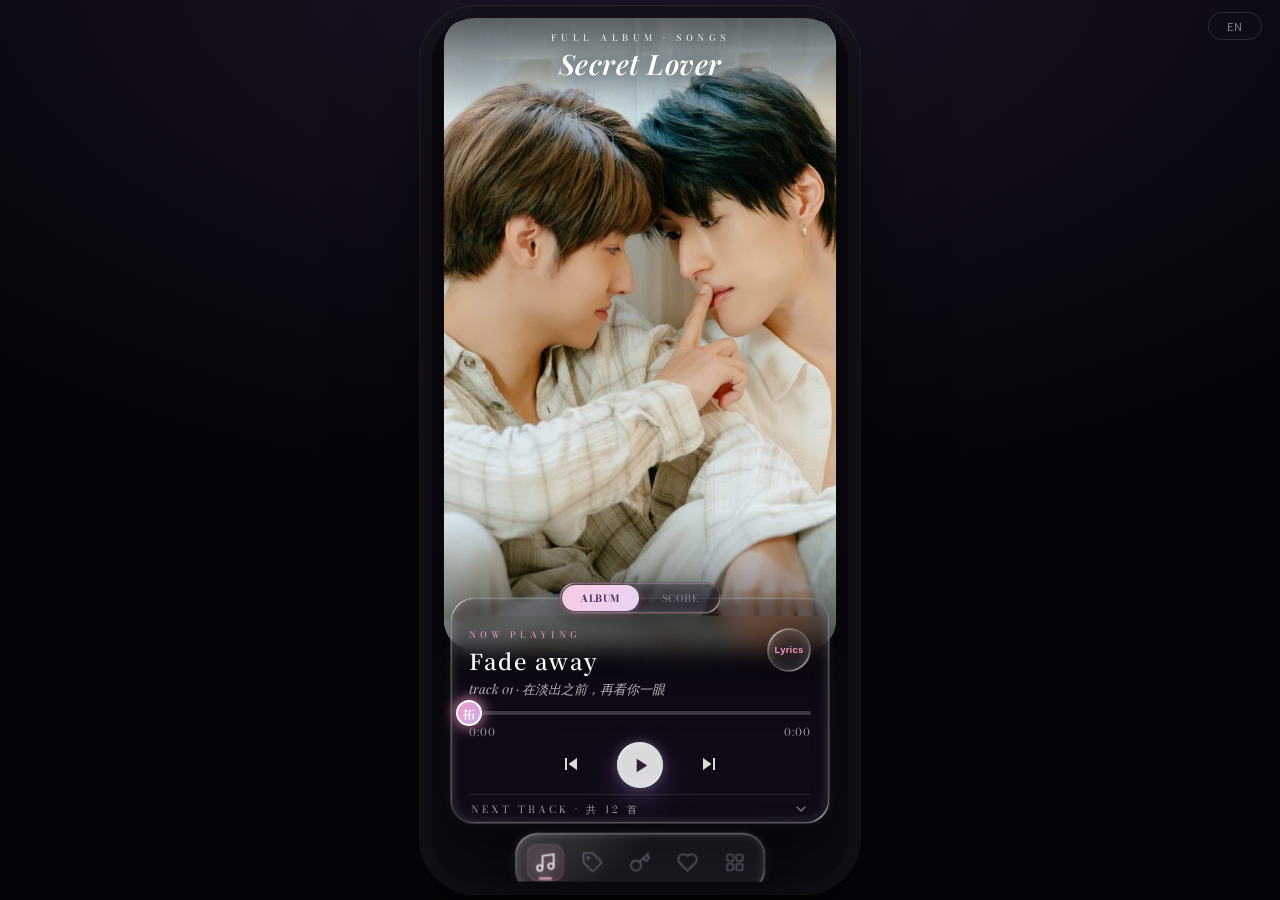
<file: index.html>
<!DOCTYPE html>
<html lang="zh-Hant">
<head>
<meta charset="utf-8">
<!-- iPhone 鐵則：viewport-fit=cover 必須有，安全區才會生效 -->
<meta name="viewport" content="width=device-width, initial-scale=1, viewport-fit=cover">
<!-- PWA / iPhone 加入主畫面 -->
<meta name="apple-mobile-web-app-capable" content="yes">
<meta name="mobile-web-app-capable" content="yes">
<!-- theme-color 由 app.js 依 ALBUM_CONFIG.theme.themeColor 覆寫 -->
<meta name="theme-color" content="#0d0a12">
<meta name="app-version" content="v2-smooth">
<link rel="manifest" href="test.webmanifest">
<!-- 標題與 icon 由 app.js 從 config 填入 -->
<title>秘密關係 Secret Lover · 原聲平台</title>
<link id="apple-touch-icon" rel="apple-touch-icon" href="score-cover.jpg">

<!-- 字體（想換字體就改這行 + styles.css 的 --font-* 變數） -->
<link rel="preconnect" href="https://fonts.googleapis.com">
<link rel="preconnect" href="https://fonts.gstatic.com" crossorigin>
<link href="https://fonts.googleapis.com/css2?family=Bodoni+Moda:ital,wght@0,400..900;1,400..900&family=Playfair+Display:ital,wght@0,400..900;1,400..900&family=Noto+Serif+TC:wght@400;600;700&family=Noto+Sans+TC:wght@400;500&display=swap" rel="stylesheet">

<style>
/* =====================================================================
 * ALBUM APP TEMPLATE — styles.css
 * =====================================================================
 * 不含專輯專屬資料。所有顏色透過 CSS 變數（由 app.js 從
 * ALBUM_CONFIG.theme 注入），換專輯不需要改這個檔案。
 *
 * iPhone 鐵則（來自實測，違反任何一條 iPhone Safari 就會壞）：
 *   1. 每個 backdrop-filter 都「同時」有 -webkit-backdrop-filter
 *   2. 安全區：env(safe-area-inset-top / bottom)
 *   3. 高度：100vh 後面補 100dvh
 *   4. viewport meta 必須有 viewport-fit=cover（在 index.html）
 * ===================================================================== */

:root {
  /* 預設值 = Secret Lover 主題；app.js 會用 ALBUM_CONFIG.theme 覆寫 */
  --bg: #0d0a12;
  --bg-top: #1c1426;
  --surface: rgba(22, 16, 28, .55);
  --primary: #f29bc2;
  --secondary: #c9b0ec;
  --accent: #afc7f6;
  --text: #ffffff;
  --muted: rgba(255, 255, 255, .62);
  /* app.js 會把 primary 換算成 r,g,b 填進來，供 rgba() 使用 */
  --primary-rgb: 242, 155, 194;
  --grad: linear-gradient(135deg, var(--primary), var(--secondary) 52%, var(--accent));
  --font-display: 'Playfair Display', serif;   /* 英文斜體大標 */
  --font-label: 'Bodoni Moda', serif;          /* 小型全大寫 label / 數字 */
  --font-serif-tc: 'Noto Serif TC', serif;     /* 中文標題 */
  --font-sans-tc: 'Noto Sans TC', sans-serif;  /* 中文內文 */
}

* { margin: 0; padding: 0; box-sizing: border-box; -webkit-tap-highlight-color: transparent; }

html, body {
  height: 100vh;
  height: 100dvh; /* iPhone：dvh 蓋掉 vh */
  overflow: hidden;
  background: var(--bg);
  color: var(--text);
  font-family: var(--font-sans-tc);
  -webkit-font-smoothing: antialiased;
}

/* ---- 舞台：手機滿版；桌機置中成手機比例 --------------------------- */
#stage {
  position: relative;
  width: 100%;
  height: 100vh;
  height: 100dvh;
  margin: 0 auto;
  overflow: hidden;
  background: var(--bg);
}
@media (min-width: 520px) {
  body { display: flex; align-items: center; justify-content: center;
         background: radial-gradient(130% 100% at 50% -5%, var(--bg-top), #060409 60%); }
  #stage { width: 416px; height: min(870px, 96vh); border-radius: 44px;
           box-shadow: 0 44px 90px rgba(0,0,0,.6), 0 0 0 12px #17131d, 0 0 0 13px rgba(255,255,255,.07); }
}

/* ---- 分頁 screen ---------------------------------------------------- */
.screen { position: absolute; inset: 0; display: none; overflow-y: auto;
          -webkit-overflow-scrolling: touch; }
.screen.active { display: block; }
.screen-sub { background: radial-gradient(120% 60% at 50% 0%, var(--bg-top), var(--bg) 70%);
              padding: 62px 0 calc(96px + env(safe-area-inset-bottom)); }

/* =====================================================================
 * PLAYER
 * =================================================================== */
#screen-player { background: var(--bg); }
.player-fold { height: 100%; min-height: 520px; display: flex; flex-direction: column; }

/* 封面：圓角長方形 + 上方留白（DESIGN LOCK：不要改成貼頂滿版） */
.cover-card {
  position: relative; flex: 1; min-height: 240px; overflow: hidden;
  margin: calc(16px + env(safe-area-inset-top)) 12px 0;
  border-radius: 28px;
  box-shadow: 0 22px 50px rgba(0,0,0,.58), 0 5px 16px rgba(0,0,0,.42), 0 0 0 1px rgba(255,255,255,.06);
}
.cover-card img, .cover-card video {
  position: absolute; inset: 0; width: 100%; height: 100%;
  object-fit: cover; object-position: center 42%;
  transform-origin: center 45%;
  animation: breathe 7s ease-in-out infinite;
  animation-play-state: paused; /* 播放時 app.js 切成 running（呼吸動畫） */
}
.cover-card.playing img, .cover-card.playing video { animation-play-state: running; }
/* 有設定 coverVideo 時，影片顯示、圖片當作影片載入前的 poster 用途隱藏 */
.cover-card video { display: none; }
.cover-card.has-video video { display: block; }
.cover-card.has-video img { display: none; }
.cover-shade {
  position: absolute; inset: 0;
  background: linear-gradient(180deg, rgba(0,0,0,.6) 0%, rgba(0,0,0,.33) 7%,
              transparent 15%, transparent 78%, rgba(0,0,0,.3) 91%, rgba(0,0,0,.51) 100%);
}
.cover-titles { position: absolute; top: 0; left: 0; right: 0; padding: 14px 24px 0;
                text-align: center; z-index: 2; }
.cover-eyebrow { font-family: var(--font-label); font-weight: 500; font-size: 9px;
                 letter-spacing: 4.5px; color: rgba(255,255,255,.85);
                 text-transform: uppercase; text-shadow: 0 1px 8px rgba(0,0,0,.5); }
.cover-title-en { font-family: var(--font-display); font-style: italic; font-weight: 600;
                  font-size: 28px; letter-spacing: .5px; line-height: 1; margin-top: 5px;
                  text-shadow: 0 3px 20px rgba(0,0,0,.6); }

/* Now Playing：毛玻璃卡片，往上疊在封面（DESIGN LOCK） */
.np-card {
  position: relative; z-index: 3;
  margin: -52px 18px calc(86px + env(safe-area-inset-bottom));
  padding: 12px 18px 4px;
  background: var(--surface);
  backdrop-filter: blur(22px);
  -webkit-backdrop-filter: blur(22px); /* iPhone 必要 */
  border: 1px solid rgba(255,255,255,.14);
  border-radius: 24px;
  box-shadow: 0 24px 60px rgba(0,0,0,.5);
}
.np-head { display: flex; justify-content: space-between; align-items: flex-start; }
.np-label { font-family: var(--font-label); font-size: 9px; letter-spacing: 4px;
            color: var(--primary); text-transform: uppercase; }
.np-title { font-family: var(--font-serif-tc); font-size: 22px; font-weight: 600;
            margin-top: 3px; letter-spacing: 1.5px;
            white-space: nowrap; overflow: hidden; text-overflow: ellipsis; }
.np-sub { font-family: var(--font-display); font-style: italic; font-size: 13px;
          color: rgba(255,255,255,.7); margin-top: 4px;
          white-space: nowrap; overflow: hidden; text-overflow: ellipsis; }
.np-actions { display: flex; gap: 8px; margin-left: 12px; flex: none; }
.icon-round {
  position: relative; width: 44px; height: 44px; border-radius: 50%;
  background: rgba(var(--primary-rgb), .12); border: 1px solid rgba(var(--primary-rgb), .45);
  display: flex; align-items: center; justify-content: center; cursor: pointer; color: var(--primary);
}
.icon-round:active { transform: scale(.92); }
.icon-round.liked svg { animation: bounce .5s ease; }

/* 進度條 */
.prog { position: relative; height: 4px; border-radius: 4px;
        background: rgba(255,255,255,.18); cursor: pointer; margin-top: 12px;
        touch-action: none; }
.prog-fill { position: absolute; left: 0; top: 0; height: 100%; border-radius: 4px;
             width: 0%; background: var(--grad); }
.prog-glow { position: absolute; top: 50%; left: 0%; transform: translate(-50%, -50%);
             width: 32px; height: 32px; border-radius: 50%;
             background: rgba(var(--primary-rgb), .9); filter: blur(7px); opacity: .34;
             pointer-events: none; }
.prog-glow.pulsing { animation: dotPulse 2.4s ease-in-out infinite; }
.prog-dot { position: absolute; top: 50%; left: 0%; transform: translate(-50%, -50%);
            width: 26px; height: 26px; border-radius: 50%; z-index: 1;
            background: var(--grad); border: 2px solid #fff;
            display: flex; align-items: center; justify-content: center;
            font-family: var(--font-serif-tc); font-size: 12px; font-weight: 600; color: #fff;
            box-shadow: 0 2px 10px rgba(0,0,0,.4), 0 0 12px rgba(var(--primary-rgb), .9); }
.prog-dot:empty { width: 14px; height: 14px; } /* 沒設定角色標籤時退回小圓點 */
.np-times { display: flex; justify-content: space-between; margin-top: 9px;
            font-family: var(--font-label); font-size: 11px; letter-spacing: 1px;
            color: rgba(255,255,255,.55); }

/* 控制鍵 */
.np-controls { display: flex; align-items: center; justify-content: center;
               gap: 28px; margin-top: 2px; }
.btn-ghost { background: none; border: none; cursor: pointer; padding: 6px;
             color: rgba(255,255,255,.85); }
.btn-ghost:active { transform: scale(.9); }
.btn-play {
  width: 46px; height: 46px; border-radius: 50%; border: none; cursor: pointer;
  background: rgba(255,255,255,.85);
  backdrop-filter: blur(4px);
  -webkit-backdrop-filter: blur(4px);
  display: flex; align-items: center; justify-content: center;
  box-shadow: 0 10px 30px rgba(120,90,160,.45),
              inset 0 1px 10px rgba(var(--primary-rgb), .55),
              inset 0 0 0 1px rgba(255,255,255,.55);
}
.btn-play:active { transform: scale(.94); }
.btn-play svg { fill: #2c1f3a; }

/* Next Scene（打開 Bottom Sheet） */
.np-next { display: flex; align-items: center; justify-content: space-between;
           border-top: 1px solid rgba(255,255,255,.10); margin-top: 6px;
           padding: 6px 2px 2px; cursor: pointer; }
.np-next span { font-family: var(--font-label); font-size: 10px; letter-spacing: 3px;
                color: rgba(255,255,255,.6); text-transform: uppercase; }

/* 曲目列表（fold 之下） */
.tracklist-block { background: var(--bg);
                   /* 依照《播放器設計系統－完整規格》：版面結構圖裡 NP 卡下面
                      直接就是浮動 nav，曲目清單是靠 Next Scene 打開 Bottom Sheet
                      看，不是在主畫面用負 margin 「偷跑」出來。這裡不做任何負值
                      上拉，避免跟 nav 佔用的區域打架。 */
                   margin-top: 0;
                   padding: 18px 16px calc(120px + env(safe-area-inset-bottom)); }
.tracklist-caption { font-family: var(--font-label); font-size: 10px; letter-spacing: 3px;
                     color: rgba(255,255,255,.5); text-transform: uppercase; padding: 0 12px 8px; }
.track-row { display: flex; align-items: center; gap: 13px; padding: 10px 12px;
             border-radius: 14px; cursor: pointer; }
.track-row:active { background: rgba(255,255,255,.05); }
.track-row.current { background: rgba(var(--primary-rgb), .10); }
.track-row.revealing { animation: reveal .5s ease both; }
.track-num { font-family: var(--font-label); font-size: 13px; width: 24px;
             text-align: center; color: #9a93a8; flex: none; }
.track-name { flex: 1; min-width: 0; font-family: var(--font-serif-tc); font-size: 16px;
              color: rgba(255,255,255,.82);
              white-space: nowrap; overflow: hidden; text-overflow: ellipsis; }
.track-row.current .track-num { color: var(--primary); }
.track-row.current .track-name { color: #fff; }
.track-row.locked .track-num { color: #5f5870; }
.track-row.locked .track-name { color: #7a7388; font-style: italic; letter-spacing: 1px; }
.track-dl { display: flex; align-items: center; justify-content: center;
            width: 34px; height: 34px; flex: none; border: none; border-radius: 10px;
            background: rgba(var(--primary-rgb), .12); cursor: pointer; color: var(--primary); }

/* =====================================================================
 * BOTTOM SHEET（曲目表：可滑動、iOS 拖曳把手關閉）
 * =================================================================== */
#sheet-backdrop { position: absolute; inset: 0; z-index: 60;
                  background: rgba(8,6,12,.55); animation: fadeIn .25s ease; }
#sheet {
  position: absolute; left: 0; right: 0; bottom: 0; z-index: 61; height: 84%;
  background: linear-gradient(180deg, var(--bg-top), var(--bg));
  border-radius: 26px 26px 0 0;
  border-top: 1px solid rgba(255,255,255,.12);
  display: flex; flex-direction: column;
  animation: slideUp .32s cubic-bezier(.22,.9,.3,1);
  touch-action: none; /* 拖曳關閉時避免頁面捲動打架 */
  will-change: transform;
}
#sheet.dragging { animation: none; transition: none; }
#sheet.snapping { transition: transform .28s cubic-bezier(.22,.9,.3,1); }
.sheet-grabber { width: 44px; height: 5px; border-radius: 3px;
                 background: rgba(255,255,255,.28); margin: 10px auto 0; flex: none; }
.sheet-head { padding: 8px 24px; display: flex; align-items: center;
              justify-content: space-between; flex: none; }
.sheet-eyebrow { font-family: var(--font-label); font-size: 10px; letter-spacing: 4px;
                 color: var(--primary); text-transform: uppercase; }
.sheet-title { font-family: var(--font-serif-tc); font-size: 15px; margin-top: 4px;
               letter-spacing: 2px; }
.sheet-close { width: 34px; height: 34px; border-radius: 50%;
               background: rgba(255,255,255,.08); border: none; color: #fff;
               cursor: pointer; display: flex; align-items: center; justify-content: center; }
.sheet-list { flex: 1; overflow-y: auto; -webkit-overflow-scrolling: touch;
              padding: 6px 14px calc(30px + env(safe-area-inset-bottom));
              touch-action: pan-y; }
.sheet-list .track-row { padding: 13px 14px; }

/* =====================================================================
 * LYRICS OVERLAY
 * =================================================================== */
#lyrics-overlay { position: absolute; inset: 0; z-index: 65;
                  background: rgba(10,7,14,.92);
                  backdrop-filter: blur(18px);
                  -webkit-backdrop-filter: blur(18px);
                  display: flex; flex-direction: column; animation: fadeIn .25s ease; }
.lyrics-head { flex: none; padding: calc(20px + env(safe-area-inset-top)) 24px 10px;
               display: flex; align-items: flex-start; justify-content: space-between; }
.lyrics-body { flex: 1; overflow-y: auto; -webkit-overflow-scrolling: touch;
               padding: 8px 30px calc(60px + env(safe-area-inset-bottom));
               font-family: var(--font-serif-tc); font-size: 16px; line-height: 2.2;
               color: rgba(255,255,255,.86); white-space: pre-wrap; text-align: center;
               letter-spacing: 1px; }
.lyrics-empty { color: var(--muted); font-size: 13px; padding-top: 60px; text-align: center; }

/* =====================================================================
 * PURCHASE（付費解鎖頁）
 * =================================================================== */
.page-titles { text-align: center; padding: 0 28px; }
.page-title-en { font-family: var(--font-display); font-style: italic; font-size: 27px; }
.page-title-tc { font-family: var(--font-serif-tc); font-size: 16px;
                 color: rgba(255,255,255,.85); letter-spacing: 2px; margin-top: 8px; }
.page-note { font-size: 12.5px; color: rgba(255,255,255,.5); margin-top: 12px; line-height: 1.75; }

.plans { padding: 28px 22px 0; display: flex; flex-direction: column; gap: 18px; }
.plan { position: relative; border-radius: 22px; padding: 24px 22px; cursor: pointer;
        background: rgba(255,255,255,.04); border: 1.5px solid rgba(255,255,255,.12); }
.plan.deluxe { background: rgba(var(--primary-rgb), .07);
               border-color: rgba(var(--primary-rgb), .45); }
.plan.selected { border-color: var(--primary); }
.plan-badge { position: absolute; top: -11px; right: 18px; background: var(--grad);
              color: #fff; font-family: var(--font-label); font-size: 10px;
              padding: 5px 12px; border-radius: 20px; letter-spacing: 2px; }
.plan-name { font-family: var(--font-serif-tc); font-size: 15px; letter-spacing: 1px; }
.plan-price { font-family: var(--font-label); font-size: 30px; font-weight: 700; margin-top: 4px; }
.plan-features { margin-top: 16px; display: flex; flex-direction: column; gap: 10px; }
.plan-feature { display: flex; gap: 9px; font-size: 12.5px; color: rgba(255,255,255,.7);
                align-items: center; }
.plan-feature svg { flex: none; stroke: var(--primary); }

.cta-block { padding: 18px 24px 0; }
.btn-primary { display: block; width: 100%; text-align: center; padding: 15px;
               border-radius: 16px; background: var(--grad); color: #fff; border: none;
               font-family: var(--font-serif-tc); font-size: 14px; letter-spacing: 2px;
               cursor: pointer; font-weight: 600; }
.btn-primary:active { transform: scale(.98); }
.btn-outline { display: block; width: 100%; text-align: center; padding: 14px;
               margin-top: 11px; border-radius: 16px; background: none; color: var(--primary);
               border: 1.5px solid rgba(var(--primary-rgb), .5);
               font-family: var(--font-serif-tc); font-size: 13px; letter-spacing: 2px;
               cursor: pointer; }

/* =====================================================================
 * UNLOCK（兌換頁）
 * =================================================================== */
.unlock-lock-badge { width: 62px; height: 62px; border-radius: 50%;
                     background: rgba(var(--primary-rgb), .14);
                     border: 1px solid rgba(var(--primary-rgb), .4);
                     display: flex; align-items: center; justify-content: center;
                     margin: 0 auto 16px; color: var(--primary); }
.form-block { padding: 22px 28px 0; }
.form-label { font-family: var(--font-label); font-size: 11px; font-weight: 600;
              color: rgba(255,255,255,.5); letter-spacing: 3px; }
.form-input { width: 100%; margin: 9px 0 18px; padding: 15px; border-radius: 16px;
              border: 1.5px solid rgba(255,255,255,.14); background: rgba(255,255,255,.05);
              font-size: 14px; color: #fff; outline: none; font-family: var(--font-serif-tc); }
.form-input:focus { border-color: rgba(var(--primary-rgb), .6); }
.form-hint { text-align: center; font-size: 12px; color: rgba(255,255,255,.5); margin-top: 22px;
             cursor: pointer; }
.form-hint b { color: var(--primary); font-weight: 500; }

.unlocked-card { border-radius: 22px; background: rgba(var(--primary-rgb), .08);
                 border: 1px solid rgba(var(--primary-rgb), .3);
                 padding: 28px 22px; text-align: center; margin: 26px 24px 0; }
.unlocked-check { width: 58px; height: 58px; border-radius: 50%; background: var(--grad);
                  display: flex; align-items: center; justify-content: center; margin: 0 auto 16px; }
.unlocked-eyebrow { font-family: var(--font-label); font-size: 11px; color: var(--primary);
                    letter-spacing: 3px; }
.unlocked-title { font-family: var(--font-serif-tc); font-size: 17px; margin-top: 8px;
                  letter-spacing: 1px; }
.unlocked-actions { display: flex; gap: 10px; margin-top: 20px; justify-content: center;
                    flex-wrap: wrap; }
.btn-chip { display: flex; align-items: center; gap: 7px; padding: 13px 22px;
            border-radius: 14px; background: rgba(255,255,255,.08); color: #fff;
            border: 1px solid rgba(255,255,255,.16); font-family: var(--font-serif-tc);
            font-size: 13px; letter-spacing: 1.5px; cursor: pointer; text-decoration: none; }
.btn-chip.grad { background: var(--grad); border: none; }
.unlocked-note { font-size: 11px; color: rgba(255,255,255,.38); margin-top: 13px;
                 letter-spacing: .5px; }
.unlocked-reset { font-size: 11px; color: rgba(255,255,255,.28); margin-top: 16px;
                  letter-spacing: .5px; cursor: pointer; text-decoration: underline;
                  text-underline-offset: 3px; }

/* =====================================================================
 * MOOD WALL（粉絲心情牆）
 * =================================================================== */
.mood-count { text-align: center; font-size: 12px; color: rgba(255,255,255,.5);
              letter-spacing: .5px; padding: 18px 28px 4px; }
.mood-count b { color: var(--primary); font-weight: 600; font-family: var(--font-label); }
.mood-form { margin: 10px 20px 0; padding: 18px 17px; border-radius: 22px;
             background: rgba(255,255,255,.05);
             backdrop-filter: blur(10px);
             -webkit-backdrop-filter: blur(10px);
             border: 1px solid rgba(var(--primary-rgb), .22);
             box-shadow: 0 12px 30px rgba(0,0,0,.3); }
.mood-form .form-input { margin: 0; padding: 12px 14px; border-radius: 14px; font-size: 13.5px; }
.mood-tags { display: flex; flex-wrap: wrap; gap: 8px; margin: 14px 0 4px; }
.mood-tag { padding: 7px 14px; border-radius: 20px; font-size: 12px;
            font-family: var(--font-serif-tc); cursor: pointer;
            background: rgba(255,255,255,.05); color: rgba(255,255,255,.6);
            border: 1px solid rgba(255,255,255,.16); }
.mood-tag.selected { background: var(--grad); color: #fff; border-color: transparent;
                     box-shadow: 0 5px 14px rgba(var(--primary-rgb), .3); }
.mood-textarea { width: 100%; min-height: 74px; resize: none; margin-top: 12px;
                 padding: 13px 15px; border-radius: 14px;
                 border: 1.5px solid rgba(255,255,255,.14); background: rgba(255,255,255,.05);
                 font-size: 13.5px; line-height: 1.6; color: #fff; outline: none;
                 font-family: var(--font-serif-tc); }
.mood-chars { text-align: right; font-family: var(--font-label); font-size: 11px;
              color: rgba(255,255,255,.4); margin-top: 6px; }
.mood-err { color: var(--primary); font-size: 11.5px; text-align: center; margin-top: 4px; }
.mood-submit { margin-top: 10px; border-radius: 22px; }
.mood-notes { padding: 20px 20px 0; }
.mood-note { background: rgba(255,255,255,.04);
             backdrop-filter: blur(8px);
             -webkit-backdrop-filter: blur(8px);
             border: 1px solid rgba(255,255,255,.08); border-radius: 18px;
             padding: 15px 17px; margin-bottom: 12px; }
.mood-note.new { animation: reveal .5s ease both; }
.mood-note-head { display: flex; align-items: center; gap: 9px; margin-bottom: 9px; }
.mood-note-name { font-family: var(--font-serif-tc); font-size: 13px; font-weight: 600;
                  color: #e6def0; }
.mood-note-tag { font-size: 10.5px; color: var(--primary);
                 background: rgba(var(--primary-rgb), .14); padding: 3px 10px;
                 border-radius: 14px; letter-spacing: .5px; white-space: nowrap; }
.mood-note-text { font-family: var(--font-serif-tc); font-size: 13.5px; line-height: 1.7;
                  color: rgba(255,255,255,.85); }
.mood-note-time { font-family: var(--font-label); font-size: 10.5px;
                  color: rgba(255,255,255,.35); margin-top: 9px; letter-spacing: .5px; }

/* =====================================================================
 * GALLERY（寫真牆：橫向滑動相簿，scroll-snap 一次一張）
 * =================================================================== */
.gallery-scroll {
  display: flex; gap: 14px; margin-top: 22px; padding: 4px 28px 8px;
  overflow-x: auto; scroll-snap-type: x mandatory; -webkit-overflow-scrolling: touch;
  scrollbar-width: none;
}
.gallery-scroll::-webkit-scrollbar { display: none; }
.gallery-slide {
  position: relative; flex: 0 0 78%; scroll-snap-align: center;
  aspect-ratio: 3 / 4.4; border-radius: 24px; overflow: hidden;
  box-shadow: 0 18px 40px rgba(0,0,0,.5), 0 4px 14px rgba(0,0,0,.35),
              0 0 0 1px rgba(255,255,255,.06);
}
.gallery-slide img {
  position: absolute; inset: 0; width: 100%; height: 100%;
  object-fit: cover; object-position: center 30%;
}
.gallery-slide .gallery-shade {
  position: absolute; inset: 0;
  background: linear-gradient(180deg, transparent 60%, rgba(0,0,0,.55) 100%);
}
.gallery-slide .gallery-caption {
  position: absolute; left: 16px; right: 16px; bottom: 14px;
  font-family: var(--font-serif-tc); font-size: 12.5px; letter-spacing: .5px;
  color: rgba(255,255,255,.9);
}
.gallery-dots { display: flex; justify-content: center; gap: 7px; margin-top: 16px; }
.gallery-dot { width: 6px; height: 6px; border-radius: 50%;
               background: rgba(255,255,255,.25); transition: background .25s ease, transform .25s ease; }
.gallery-dot.active { background: var(--primary); transform: scale(1.3); }

/* =====================================================================
 * FLOATING ISLAND BOTTOM NAV（DESIGN LOCK：浮動島狀 pill）
 * =================================================================== */
#nav-wrap { position: absolute; left: 0; right: 0;
            bottom: calc(12px + env(safe-area-inset-bottom)); /* 避開 home indicator */
            z-index: 70; display: flex; justify-content: center; pointer-events: none; }
#nav { position: relative; display: flex; padding: 6px; border-radius: 30px;
       background: rgba(18,18,22,.16);
       backdrop-filter: blur(44px) saturate(1.7);
       -webkit-backdrop-filter: blur(44px) saturate(1.7); /* iPhone 必要 */
       border: 1px solid rgba(255,255,255,.1);
       box-shadow: 0 16px 42px rgba(0,0,0,.44), 0 2px 8px rgba(0,0,0,.26),
                   inset 0 1px 0 rgba(255,255,255,.32), inset 0 -8px 16px rgba(255,255,255,.05);
       pointer-events: auto; }
#nav::before { content: ""; position: absolute; inset: 0; border-radius: 30px;
               background: linear-gradient(135deg, rgba(255,255,255,.16), transparent 42%);
               pointer-events: none; }
#nav-ind { position: absolute; top: 6px; left: 6px; width: 64px;
           height: calc(100% - 12px); border-radius: 21px;
           transform: translateX(0);
           transition: transform .46s cubic-bezier(.34,1.32,.42,1);
           background: linear-gradient(180deg, rgba(255,255,255,.26), rgba(var(--primary-rgb), .12));
           box-shadow: inset 0 1px 0 rgba(255,255,255,.45),
                       inset 0 0 12px rgba(var(--primary-rgb), .18),
                       inset 0 -6px 12px rgba(255,255,255,.06), 0 4px 12px rgba(0,0,0,.16);
           backdrop-filter: blur(6px);
           -webkit-backdrop-filter: blur(6px);
           pointer-events: none; }
.navbtn { position: relative; z-index: 1; width: 64px; padding: 7px 0 6px;
          border: none; background: none; cursor: pointer;
          display: flex; flex-direction: column; align-items: center; gap: 3px;
          font-family: var(--font-serif-tc); font-size: 9px; letter-spacing: 1.2px;
          color: #8f8a9c; transition: color .3s ease, transform .18s ease; }
.navbtn:active { transform: scale(.92); }
.navbtn .navico { display: flex; transition: filter .35s ease; }
.navbtn .navlbl { opacity: .62; transition: opacity .3s ease; }
.navbtn.active { color: #fbd6e6; }
.navbtn.active .navico { filter: drop-shadow(0 0 7px rgba(var(--primary-rgb), .6)); }
.navbtn.active .navlbl { opacity: 1; }
.navbtn.pop .navico { animation: tabPop .26s cubic-bezier(.34,1.3,.4,1); }

/* =====================================================================
 * TOAST / 動畫特效
 * =================================================================== */
#toast { position: absolute; left: 50%; bottom: calc(96px + env(safe-area-inset-bottom));
         z-index: 100; transform: translateX(-50%);
         background: rgba(20,15,26,.96); border: 1px solid rgba(var(--primary-rgb), .4);
         color: #fff; padding: 10px 20px; border-radius: 22px; font-size: 12.5px;
         font-family: var(--font-serif-tc); white-space: nowrap; max-width: 84%;
         overflow: hidden; text-overflow: ellipsis; text-align: center;
         box-shadow: 0 8px 24px rgba(0,0,0,.5);
         opacity: 0; pointer-events: none; transition: opacity .25s ease; }
#toast.show { opacity: 1; }

#fx-layer { position: absolute; inset: 0; z-index: 80; pointer-events: none; overflow: hidden; }
.fx-heart { position: absolute; }
.fx-glow { position: absolute; width: 150px; height: 150px; border-radius: 50%;
           background: radial-gradient(circle, rgba(var(--primary-rgb), .55),
                       rgba(var(--primary-rgb), .22) 55%, transparent 72%);
           transform: translate(-50%, -50%); animation: glowFade 1.1s ease-out both; }
.fx-ring { position: absolute; width: 64px; height: 64px; border-radius: 50%;
           border: 1.5px solid rgba(var(--primary-rgb), .8);
           transform: translate(-50%, -50%);
           animation: ringPulse .9s cubic-bezier(.2,.7,.3,1) both; }
.fx-bloom { position: absolute; transform: translate(-50%, -50%);
            filter: drop-shadow(0 4px 14px rgba(var(--primary-rgb), .6));
            animation: bloomHeart 1s cubic-bezier(.3,1.3,.5,1) both; }
#unlock-fx { position: absolute; inset: 0; z-index: 90; pointer-events: none;
             background: radial-gradient(60% 50% at 50% 45%,
                         rgba(var(--primary-rgb), .55), rgba(var(--primary-rgb), .3) 45%,
                         transparent 72%);
             animation: burstGlow 1.8s ease-out forwards; }
#unlock-fx .fx-ring2 { position: absolute; left: 50%; top: 42%;
                       transform: translate(-50%, -50%); width: 120px; height: 120px;
                       border-radius: 50%; border: 2px solid rgba(var(--primary-rgb), .7);
                       animation: ring 1.4s ease-out forwards; }
.fx-float { position: absolute; bottom: 35%; animation: floatUp 1.2s ease-out both; }

.hidden { display: none !important; }

/* ---- keyframes ------------------------------------------------------ */
@keyframes breathe   { 0%,100% { transform: scale(1); } 50% { transform: scale(1.05); } }
@keyframes reveal    { 0% { opacity: 0; transform: translateY(12px); } 100% { opacity: 1; transform: none; } }
@keyframes fadeIn    { from { opacity: 0; } to { opacity: 1; } }
@keyframes slideUp   { from { transform: translateY(100%); } to { transform: none; } }
@keyframes bounce    { 0% { transform: scale(1); } 30% { transform: scale(1.2); } 55% { transform: scale(.95); } 100% { transform: scale(1); } }
@keyframes tabPop    { 0% { transform: scale(1); } 32% { transform: scale(.9); } 66% { transform: scale(1.07); } 100% { transform: scale(1); } }
@keyframes dotPulse  { 0%,100% { opacity: .3; transform: translate(-50%,-50%) scale(.8); } 50% { opacity: .78; transform: translate(-50%,-50%) scale(1.25); } }
@keyframes ring      { 0% { transform: translate(-50%,-50%) scale(.6); opacity: .7; } 100% { transform: translate(-50%,-50%) scale(2.4); opacity: 0; } }
@keyframes ringPulse { 0% { opacity: .7; transform: translate(-50%,-50%) scale(.35); } 100% { opacity: 0; transform: translate(-50%,-50%) scale(2.8); } }
@keyframes glowFade  { 0% { opacity: 0; transform: translate(-50%,-50%) scale(.5); } 28% { opacity: 1; transform: translate(-50%,-50%) scale(1); } 100% { opacity: 0; transform: translate(-50%,-50%) scale(1.6); } }
@keyframes bloomHeart{ 0% { opacity: 0; transform: translate(-50%,-50%) scale(.25); } 32% { opacity: 1; transform: translate(-50%,-50%) scale(1.18); } 48% { transform: translate(-50%,-50%) scale(1); } 100% { opacity: 0; transform: translate(-50%,-50%) scale(.9) translateY(-30px); } }
@keyframes burstGlow { 0% { opacity: 0; } 25% { opacity: 1; } 100% { opacity: 0; } }
@keyframes floatUp   { 0% { opacity: 0; transform: translateY(0) scale(.5); } 12% { opacity: 1; } 100% { opacity: 0; transform: translateY(-220px) scale(1.15); } }
@keyframes floatHeart{ 0% { opacity: 0; transform: translate(-50%,-50%) scale(.2) rotate(0); }
                       18% { opacity: .95; transform: translate(-50%,-50%) scale(var(--s)) rotate(0); }
                       100% { opacity: 0; transform: translate(calc(-50% + var(--dx)), calc(-50% - var(--rise))) scale(var(--s)) rotate(var(--r2)); } }
@keyframes heartbeat { 0%,100% { transform: scale(1); } 30% { transform: scale(1.22); } 55% { transform: scale(1); } }

</style>
</head>
<body>
<div id="viewfade" style="position:fixed;inset:0;background:#0d0a12;z-index:99999;opacity:0;pointer-events:none;transition:opacity .2s ease"></div>
<script>(function(){try{if(sessionStorage.getItem('slv-switch')==='1'){var f=document.getElementById('viewfade');f.style.transition='none';f.style.opacity='1';}}catch(e){}})();</script>
<div id="stage">

  <!-- ================= PLAYER（聽歌）================= -->
  <section id="screen-player" class="screen active">
    <div class="player-fold">

      <!-- 封面（換圖：album-config.js → coverImage） -->
      <div class="cover-card" id="cover-card">
        <img id="cover-img" src="" alt="">
        <video id="cover-video" autoplay muted loop playsinline webkit-playsinline></video>
        <div class="cover-shade"></div>
        <div class="cover-titles">
          <div class="cover-eyebrow" id="cover-eyebrow"></div>
          <div class="cover-title-en" id="cover-title-en"></div>
        </div>
      </div>

      <!-- Now Playing 毛玻璃卡片 -->
      <div class="np-card">
        <div class="np-head">
          <div style="flex:1;min-width:0">
            <div class="np-label" id="np-label"></div>
            <div class="np-title" id="np-title">—</div>
            <div class="np-sub" id="np-sub"></div>
          </div>
          <div class="np-actions">
            <!-- 歌詞按鈕（這首歌沒歌詞時 app.js 會自動隱藏） -->
            <button class="icon-round" id="btn-lyrics" title="歌詞">
              <svg width="20" height="20" viewBox="0 0 24 24" fill="none" stroke="currentColor" stroke-width="2" stroke-linecap="round" stroke-linejoin="round"><path d="M12 20h9"/><path d="M4 20h2"/><path d="M4 4h16"/><path d="M4 12h10"/></svg>
            </button>
            <!-- 心動收藏 -->
            <button class="icon-round" id="btn-heart" title="收藏這一刻">
              <svg width="22" height="22" viewBox="0 0 24 24" fill="none" stroke="currentColor" stroke-width="2" stroke-linejoin="round"><path d="M12 21s-7.5-4.6-10-9.3C.3 8.3 1.9 4.8 5.2 4.8c2 0 3.3 1.2 3.9 2.2.6-1 1.9-2.2 3.9-2.2 3.3 0 4.9 3.5 3.2 6.9C19.5 16.4 12 21 12 21z"/></svg>
            </button>
          </div>
        </div>

        <!-- 進度條（可點、可拖曳） -->
        <div class="prog" id="prog">
          <div class="prog-fill" id="prog-fill"></div>
          <div class="prog-glow" id="prog-glow"></div>
          <div class="prog-dot" id="prog-dot"></div>
        </div>
        <div class="np-times"><span id="t-cur">0:00</span><span id="t-dur">0:00</span></div>

        <!-- 控制鍵 -->
        <div class="np-controls">
          <button class="btn-ghost" id="btn-prev" title="上一首">
            <svg width="24" height="24" viewBox="0 0 24 24" fill="currentColor"><path d="M6 6h2v12H6zm3.5 6 8.5 6V6z"/></svg>
          </button>
          <button class="btn-play" id="btn-play" title="播放 / 暫停">
            <svg width="23" height="23" viewBox="0 0 24 24"><path id="play-icon-path" d="M8 5v14l11-7z"/></svg>
          </button>
          <button class="btn-ghost" id="btn-next" title="下一首">
            <svg width="24" height="24" viewBox="0 0 24 24" fill="currentColor"><path d="M6 18l8.5-6L6 6v12zM16 6v12h2V6h-2z"/></svg>
          </button>
        </div>

        <!-- Next Scene → 打開 Bottom Sheet 曲目表 -->
        <div class="np-next" id="btn-open-sheet">
          <span id="next-scene-label"></span>
          <svg width="16" height="16" viewBox="0 0 24 24" fill="none" stroke="rgba(255,255,255,.45)" stroke-width="2" stroke-linecap="round" stroke-linejoin="round"><polyline points="6 9 12 15 18 9"/></svg>
        </div>
      </div>
    </div>

    <!-- 完整曲目列表（fold 之下，與 OST 相同） -->
    <div class="tracklist-block">
      <div class="tracklist-caption" id="tracklist-caption"></div>
      <div id="tracklist"></div>
    </div>
  </section>

  <!-- ================= PURCHASE（付費解鎖）================= -->
  <section id="screen-purchase" class="screen screen-sub">
    <div class="page-titles">
      <div class="page-title-en" id="purchase-title-en"></div>
      <div class="page-title-tc" id="purchase-title-tc"></div>
      <div class="page-note" id="purchase-note"></div>
    </div>
    <!-- 方案卡（app.js 依 config.payment 產生） -->
    <div class="plans" id="plans"></div>
    <div class="cta-block">
      <button class="btn-primary" id="btn-checkout"></button>
      <button class="btn-outline" id="btn-goto-unlock">已經購買？輸入兌換碼</button>
    </div>
  </section>

  <!-- ================= UNLOCK（秘密 · 兌換）================= -->
  <section id="screen-unlock" class="screen screen-sub">
    <div class="page-titles">
      <div class="page-title-en" id="unlock-title-en"></div>
      <div class="page-title-tc" id="unlock-subtitle" style="font-size:14px;color:rgba(255,255,255,.6);letter-spacing:3px"></div>
    </div>

    <!-- 未解鎖：email + code 表單 -->
    <div id="unlock-form-view">
      <div style="text-align:center;padding:26px 28px 0">
        <div class="unlock-lock-badge">
          <svg width="26" height="26" viewBox="0 0 24 24" fill="none" stroke="currentColor" stroke-width="2" stroke-linecap="round" stroke-linejoin="round"><rect x="3" y="11" width="18" height="11" rx="2"/><path d="M7 11V7a5 5 0 0 1 9.9-1"/></svg>
        </div>
        <div class="page-note" style="margin-top:0;padding:0 10px">購買後兌換碼會寄到信箱，請用「購買時的 email」解鎖完整專輯</div>
      </div>
      <div class="form-block">
        <label class="form-label" for="in-email">EMAIL</label>
        <input class="form-input" id="in-email" type="email" placeholder="you@example.com" autocomplete="email">
        <label class="form-label" for="in-code">兌換碼 · CODE</label>
        <input class="form-input" id="in-code" type="text" placeholder="" autocomplete="off" style="margin-bottom:22px">
        <button class="btn-primary" id="btn-redeem">解鎖</button>
        <div class="form-hint" id="btn-goto-purchase">還沒購買？<b>看方案 →</b></div>
      </div>
    </div>

    <!-- 已解鎖 -->
    <div id="unlock-done-view" class="hidden">
      <div class="unlocked-card">
        <div class="unlocked-check">
          <svg width="26" height="26" viewBox="0 0 24 24" fill="none" stroke="#fff" stroke-width="2.4" stroke-linecap="round" stroke-linejoin="round"><polyline points="20 6 9 17 4 12"/></svg>
        </div>
        <div class="unlocked-eyebrow">FULL ALBUM UNLOCKED</div>
        <div class="unlocked-title" id="unlocked-title"></div>
        <div class="page-note" id="unlocked-desc" style="margin-top:8px"></div>
        <div class="unlocked-actions">
          <button class="btn-chip" id="btn-goto-player">前往聽歌 →</button>
          <a class="btn-chip grad hidden" id="btn-wav" target="_blank" rel="noopener">
            <svg width="15" height="15" viewBox="0 0 24 24" fill="none" stroke="#fff" stroke-width="2.2" stroke-linecap="round" stroke-linejoin="round"><path d="M21 15v4a2 2 0 0 1-2 2H5a2 2 0 0 1-2-2v-4"/><polyline points="7 10 12 15 17 10"/><line x1="12" y1="15" x2="12" y2="3"/></svg>
            下載 WAV 無損 ↗
          </a>
        </div>
        <div class="unlocked-note" id="unlocked-plan-note"></div>
        <div class="unlocked-reset" id="btn-reset-unlock">重設解鎖（測試用）</div>
      </div>
    </div>
  </section>

  <!-- ================= MOOD WALL（心情牆）================= -->
  <section id="screen-mood" class="screen screen-sub">
    <div class="page-titles">
      <div style="font-family:var(--font-label);font-weight:700;font-size:23px;letter-spacing:3px" id="mood-heading"></div>
      <div class="page-title-tc" id="mood-subheading" style="font-size:13px;color:rgba(255,255,255,.65);margin-top:12px;letter-spacing:1px;line-height:1.7"></div>
      <div style="font-family:var(--font-label);font-size:10px;letter-spacing:3px;color:var(--primary);margin-top:7px;text-transform:uppercase" id="mood-eyebrow"></div>
    </div>
    <div class="mood-count">今晚有 <b id="mood-count">0</b> 個人，把秘密留在這裡。</div>
    <div class="mood-form">
      <input class="form-input" id="mood-name" type="text" placeholder="你的暱稱" maxlength="16" autocomplete="off">
      <div class="mood-tags" id="mood-tags"></div>
      <textarea class="mood-textarea" id="mood-text" maxlength="80" placeholder="現在聽這首歌，你想留下什麼心情？"></textarea>
      <div class="mood-chars"><span id="mood-chars">0</span> / 80</div>
      <div class="mood-err hidden" id="mood-err">先寫下一點心情吧。</div>
      <button class="btn-primary mood-submit" id="btn-mood-submit">留下心情</button>
    </div>
    <div class="mood-notes" id="mood-notes"></div>
  </section>

  <!-- ================= GALLERY（寫真牆，滑動相簿）================= -->
  <section id="screen-gallery" class="screen screen-sub">
    <div class="page-titles">
      <div style="font-family:var(--font-label);font-weight:700;font-size:23px;letter-spacing:3px" id="gallery-heading">GALLERY</div>
      <div class="page-title-tc" id="gallery-subheading" style="font-size:13px;color:rgba(255,255,255,.65);margin-top:12px;letter-spacing:1px;line-height:1.7"></div>
    </div>
    <div class="gallery-scroll" id="gallery-scroll"></div>
    <div class="gallery-dots" id="gallery-dots"></div>
  </section>

  <!-- ================= BOTTOM SHEET（曲目表，可拖曳關閉）================= -->
  <div id="sheet-backdrop" class="hidden"></div>
  <div id="sheet" class="hidden">
    <div class="sheet-grabber" id="sheet-grabber"></div>
    <div class="sheet-head">
      <div>
        <div class="sheet-eyebrow">Track List</div>
        <div class="sheet-title" id="sheet-title"></div>
      </div>
      <button class="sheet-close" id="btn-close-sheet">
        <svg width="18" height="18" viewBox="0 0 24 24" fill="none" stroke="currentColor" stroke-width="2" stroke-linecap="round"><line x1="6" y1="6" x2="18" y2="18"/><line x1="18" y1="6" x2="6" y2="18"/></svg>
      </button>
    </div>
    <div class="sheet-list" id="sheet-list"></div>
  </div>

  <!-- ================= LYRICS OVERLAY ================= -->
  <div id="lyrics-overlay" class="hidden">
    <div class="lyrics-head">
      <div>
        <div class="sheet-eyebrow" id="lyrics-eyebrow">Lyrics</div>
        <div class="sheet-title" id="lyrics-title"></div>
      </div>
      <button class="sheet-close" id="btn-close-lyrics">
        <svg width="18" height="18" viewBox="0 0 24 24" fill="none" stroke="currentColor" stroke-width="2" stroke-linecap="round"><line x1="6" y1="6" x2="18" y2="18"/><line x1="18" y1="6" x2="6" y2="18"/></svg>
      </button>
    </div>
    <div class="lyrics-body" id="lyrics-body"></div>
  </div>

  <!-- ================= FLOATING ISLAND NAV ================= -->
  <nav id="nav-wrap">
    <div id="nav">
      <div id="nav-ind"></div>
      <button class="navbtn active" data-screen="player">
        <span class="navico"><svg width="17" height="17" viewBox="0 0 24 24" fill="none" stroke="currentColor" stroke-width="2" stroke-linecap="round" stroke-linejoin="round"><path d="M9 18V5l12-2v13"/><circle cx="6" cy="18" r="3"/><circle cx="18" cy="16" r="3"/></svg></span>
        <span class="navlbl"></span>
      </button>
      <button class="navbtn" data-screen="purchase">
        <span class="navico"><svg width="17" height="17" viewBox="0 0 24 24" fill="none" stroke="currentColor" stroke-width="2" stroke-linecap="round" stroke-linejoin="round"><path d="M20.59 13.41 13.42 20.6a2 2 0 0 1-2.83 0L2 12V2h10l8.59 8.59a2 2 0 0 1 0 2.82Z"/><circle cx="7" cy="7" r="1"/></svg></span>
        <span class="navlbl"></span>
      </button>
      <button class="navbtn" data-screen="unlock">
        <span class="navico"><svg width="17" height="17" viewBox="0 0 24 24" fill="none" stroke="currentColor" stroke-width="2" stroke-linecap="round" stroke-linejoin="round"><circle cx="7.5" cy="15.5" r="5.5"/><path d="m21 2-9.6 9.6"/><path d="m15.5 7.5 3 3L22 7l-3-3"/></svg></span>
        <span class="navlbl"></span>
      </button>
      <button class="navbtn" data-screen="mood">
        <span class="navico"><svg width="17" height="17" viewBox="0 0 24 24" fill="none" stroke="currentColor" stroke-width="2" stroke-linecap="round" stroke-linejoin="round"><path d="M19 14c1.49-1.46 3-3.21 3-5.5A5.5 5.5 0 0 0 16.5 3c-1.76 0-3 .5-4.5 2-1.5-1.5-2.74-2-4.5-2A5.5 5.5 0 0 0 2 8.5c0 2.29 1.49 4.04 3 5.5l7 7Z"/></svg></span>
        <span class="navlbl"></span>
      </button>
      <button class="navbtn" data-screen="gallery">
        <span class="navico"><svg width="17" height="17" viewBox="0 0 24 24" fill="none" stroke="currentColor" stroke-width="2" stroke-linecap="round" stroke-linejoin="round"><rect x="3" y="3" width="18" height="18" rx="2"/><circle cx="8.5" cy="8.5" r="1.5"/><path d="m21 15-5-5L5 21"/></svg></span>
        <span class="navlbl"></span>
      </button>
    </div>
  </nav>

  <!-- TOAST + 特效層 -->
  <div id="toast"></div>
  <div id="fx-layer"></div>

</div>

<!-- 專輯資料（換專輯只改這個檔）→ 再載入引擎 -->
<script>
/* 《秘密關係》合併版 config — 雙檢視(歌曲/配樂)、一套解鎖 */
(function () {
  var VIEW = "songs";
  try { VIEW = localStorage.getItem("slv-view") || "songs"; } catch (e) {}
  if (VIEW !== "songs" && VIEW !== "score") VIEW = "songs";

  var SONGS = [
    { n: 1,  title: "Fade away",            subtitle: "在淡出之前，再看你一眼",     free: true,  audioPath: "full-01.mp3", protectedPath: null,          category: "songs", lyricsPath: "lyrics/01.txt", artwork: null },
    { n: 2,  title: "晴天裡擁抱",            subtitle: "陽光正好，抱住你的那一秒",   free: false, audioPath: null, protectedPath: "songs/02.mp3", category: "songs", lyricsPath: "lyrics/02.txt", artwork: null },
    { n: 3,  title: "Round n Round",        subtitle: "繞來繞去，終點還是你",       free: false, audioPath: null, protectedPath: "songs/03.mp3", category: "songs", lyricsPath: "lyrics/03.txt", artwork: null },
    { n: 4,  title: "Sometimes",            subtitle: "有時候，想你比呼吸還自然",   free: false, audioPath: null, protectedPath: "songs/04.mp3", category: "songs", lyricsPath: "lyrics/04.txt", artwork: null },
    { n: 5,  title: "GOOD BOY",             subtitle: "乖，只在你面前",             free: false, audioPath: null, protectedPath: "songs/05.mp3", category: "songs", lyricsPath: "lyrics/05.txt", artwork: null },
    { n: 6,  title: "留下來愛我",            subtitle: "別走，留下來愛我",           free: false, audioPath: null, protectedPath: "songs/06.mp3", category: "songs", lyricsPath: "lyrics/06.txt", artwork: null },
    { n: 7,  title: "Fade away（伴奏）",     subtitle: "instrumental",              free: false, audioPath: null, protectedPath: "songs/07.mp3", category: "songs", lyricsPath: null, artwork: null },
    { n: 8,  title: "晴天裡擁抱（伴奏）",     subtitle: "instrumental",              free: false, audioPath: null, protectedPath: "songs/08.mp3", category: "songs", lyricsPath: null, artwork: null },
    { n: 9,  title: "Round n Round（伴奏）", subtitle: "instrumental",              free: false, audioPath: null, protectedPath: "songs/09.mp3", category: "songs", lyricsPath: null, artwork: null },
    { n: 10, title: "Sometimes（伴奏）",     subtitle: "instrumental",              free: false, audioPath: null, protectedPath: "songs/10.mp3", category: "songs", lyricsPath: null, artwork: null },
    { n: 11, title: "GOOD BOY（伴奏）",      subtitle: "instrumental",              free: false, audioPath: null, protectedPath: "songs/11.mp3", category: "songs", lyricsPath: null, artwork: null },
    { n: 12, title: "留下來愛我（伴奏）",     subtitle: "instrumental",              free: false, audioPath: null, protectedPath: "songs/12.mp3", category: "songs", lyricsPath: null, artwork: null },
  ];

  var SCORE = [
    ["我們之間的祕密", true, "songs/01.mp3", null],
    ["真的喜歡是藏不住的", true, "songs/02.mp3", null],
    ["假裝教你戀愛", false, null, "os3/03.mp3"],
    ["越界以後", false, null, "os3/04.mp3"],
    ["Sometimes, I See You", false, null, "os3/05.mp3"],
    ["藍色的暗戀", false, null, "os3/06.mp3"],
    ["晴天裡擁抱你", false, null, "os3/07.mp3"],
    ["心跳先說了祕密", false, null, "os3/08.mp3"],
    ["喜歡你的回音", false, null, "os3/09.mp3"],
    ["電影院沒有第三個人", false, null, "os3/10.mp3"],
    ["如果你也害怕", false, null, "os3/11.mp3"],
    ["把喜歡藏進音樂盒", false, null, "os3/12.mp3"],
    ["戀愛練習題", false, null, "os3/13.mp3"],
    ["幼稚鬼決鬥", false, null, "os3/14.mp3"],
    ["喜歡你這件小事", false, null, "os3/15.mp3"],
    ["靠近你的安全距離", false, null, "os3/16.mp3"],
    ["晴天裡，我終於懂了", false, null, "os3/17.mp3"],
    ["不能被發現的心意", false, null, "os3/18.mp3"],
    ["拓晞爭吵，你為什麼不懂", false, null, "os3/19.mp3"],
    ["等待阿拓", false, null, "os3/20.mp3"],
    ["最終的告白，我喜歡的一直是你", false, null, "os3/21.mp3"],
  ].map(function (r, i) {
    return { n: i + 1, title: r[0], subtitle: "劇情原創配樂 · Scene " + (i + 1 < 10 ? "0" : "") + (i + 1),
      free: r[1], audioPath: r[2], protectedPath: r[3], category: "score", lyricsPath: null, artwork: null };
  });

  var VIEWS = {
    songs: {
      albumId: "sl-songs", albumTitle: "歌曲原聲帶", albumTitleEn: "Secret Lover",
      albumEyebrow: "FULL ALBUM · SONGS", artistName: "秘密關係 Secret Lover",
      coverImage: "score-cover.jpg", coverVideo: "",
      tracks: SONGS,
      moodWall: {
        heading: "MOOD WALL", subheading: "聽完主打，把你此刻的心情留下來。", eyebrow: "Leave your feeling here",
        tags: ["心動", "想抱", "單曲循環", "哭了", "好乖", "留下來", "晴天", "繞回你"],
        seedComments: [
          { name: "匿名心動", mood: "單曲循環", text: "留下來愛我 循環一整晚，走不出來。", time: "剛剛" },
          { name: "晴天的人", mood: "晴天", text: "晴天裡擁抱 前奏一下就想到那個人。", time: "10 分鐘前" },
        ],
      },
    },
    score: {
      albumId: "sl-score", albumTitle: "配樂原聲帶", albumTitleEn: "Secret Lover",
      albumEyebrow: "ORIGINAL SCORE", artistName: "秘密關係 Secret Lover",
      coverImage: "score-cover.jpg", coverVideo: "",
      tracks: SCORE,
      moodWall: {
        heading: "MOOD WALL", subheading: "哪一段配樂讓你想起劇裡的他們？", eyebrow: "Leave your feeling here",
        tags: ["心動", "越界", "暗戀", "告白", "捨不得", "重看一次", "拓晞", "哭了"],
        seedComments: [
          { name: "匿名訊號", mood: "告白", text: "最終告白那段一下,眼淚直接掉下來。", time: "剛剛" },
          { name: "重看的人", mood: "重看一次", text: "為了配樂又把劇追了一遍。", time: "8 分鐘前" },
        ],
      },
    },
  };

  var V = VIEWS[VIEW];
  window.__slViewData = VIEWS;
  window.__slCounts = { songs: SONGS.length, score: SCORE.length };

  window.ALBUM_CONFIG = {
    albumId: V.albumId,
    albumTitle: V.albumTitle,
    albumTitleEn: V.albumTitleEn,
    albumEyebrow: V.albumEyebrow,
    artistName: V.artistName,
    coverImage: V.coverImage,
    coverVideo: V.coverVideo,
    backgroundImage: "",
    viewCategory: VIEW,

    theme: {
      bg: "#0d0a12", bgTop: "#1c1426", surface: "rgba(22,16,28,.55)",
      primary: "#f29bc2", secondary: "#b59cf0", accent: "#afc7f6",
      text: "#ffffff", muted: "rgba(255,255,255,.62)", themeColor: "#0d0a12",
      progressDot: {
        labels: ["拓", "晞"],
        gradients: [
          "linear-gradient(135deg,#f29bc2,#c9b0ec)",
          "linear-gradient(135deg,#b59cf0,#afc7f6)",
        ],
      },
    },

    /* 舊的雙方案卡不再使用(購買頁由三商品腳本接管),保留欄位避免 app.js 讀空 */
    payment: {
      stripeLinkBasic: "", stripeLinkDeluxe: "", currency: "NT$",
      basicPrice: 299, deluxePrice: 499, basicName: "歌曲原聲帶", deluxeName: "完整原聲典藏版",
      basicFeatures: [], deluxeFeatures: [], deluxeBadge: "",
    },

    api: {
      workerBaseUrl: "https://secret-lover-ost-api.anthonywen0693.workers.dev",
      wavDriveLink: "",
    },

    unlock: {
      demoCodes: {},                       // 一律走 Worker /verify(TESTSONGS 等由後端驗)
      localStorageKey: "slv3-" + VIEW,     // pos/mood 依檢視分開
      sharedUnlockKey: "slv3",             // 解鎖狀態共用:輸一次碼,兩邊都認得
      codePlaceholder: "SLOV-XXXX-XXXX",
    },

    tracks: V.tracks,
    moodWall: V.moodWall,

    gallery: {
      heading: "GALLERY", subheading: "秘密關係 · 寫真牆",
      photos: [{ src: "full-cover.jpg", caption: "" }],
    },

    strings: {
      navTabs: ["聽歌", "完整版", "解鎖", "心情牆", "寫真牆"],
      nowPlayingLabel: "Now Playing",
      nextScene: VIEW === "songs" ? "Next Track" : "Next Scene",
      purchaseTitleEn: "Unlock the Soundtrack",
      unlockTitleEn: "Unlock",
      unlockSubtitle: "輸入序號解鎖你收藏的內容",
      lyricsLabel: "Lyrics",
      noLyrics: "這首歌暫時沒有歌詞",
    },
  };
})();

</script>
<script>
/* =====================================================================
 * ALBUM APP TEMPLATE — app.js（引擎）
 * =====================================================================
 * 完全從 window.ALBUM_CONFIG 讀取資料。這個檔案不含任何專輯內容，
 * 換專輯「不需要」修改它 —— 只改 album-config.js。
 *
 * ⚠️ 已在 iPhone Safari 實測過的關鍵寫法（不要改壞）：
 *   1. 播放一律 audio.src = 串流網址 + audio.play()，且 play() 要在
 *      使用者手勢的同一個 tick 呼叫。不要改成 fetch → Blob → 播放，
 *      iOS 的自動播放限制會擋掉（手勢過期）。
 *   2. 付費曲串流靠 Worker /track 支援 HTTP Range（206）。
 *   3. 付費曲的 file 參數 = config 的 protectedPath（含資料夾前綴，
 *      例如 "os3/03.mp3"），必須與 Worker 白名單、R2 key 完全一致。
 *
 * ⚠️ 安全模型：
 *   - localStorage 的 unlocked 只是「前端顯示狀態」。就算有人手動改，
 *     也拿不到付費音檔 —— 每個 /track 請求都由 Worker 用 email+code
 *     對 KV 驗證（server-side verification）。
 *   - demo 碼（LOVE/SECRET）只是展示捷徑，正式版請在 config 清空
 *     unlock.demoCodes，並移除 Worker 內的 DEMO_CODES。
 * ===================================================================== */
(function () {
  "use strict";

  var CFG = window.ALBUM_CONFIG;
  if (!CFG) { console.error("找不到 ALBUM_CONFIG，請確認 album-config.js 有先載入"); return; }

  /* ---------- 小工具 ---------- */
  function $(id) { return document.getElementById(id); }
  function esc(s) {
    return String(s == null ? "" : s)
      .replace(/&/g, "&amp;").replace(/</g, "&lt;").replace(/>/g, "&gt;")
      .replace(/"/g, "&quot;").replace(/'/g, "&#39;");
  }
  function fmt(s) {
    if (!s || !isFinite(s)) return "0:00";
    return Math.floor(s / 60) + ":" + String(Math.floor(s % 60)).padStart(2, "0");
  }
  function pad2(n) { return String(n).padStart(2, "0"); }
  function hap(p) { if (navigator.vibrate) { try { navigator.vibrate(p); } catch (e) {} } }
  function hexToRgb(hex) {
    var m = /^#?([a-f\d]{2})([a-f\d]{2})([a-f\d]{2})$/i.exec(hex || "");
    return m ? parseInt(m[1], 16) + "," + parseInt(m[2], 16) + "," + parseInt(m[3], 16) : "242,155,194";
  }

  var TRACKS = CFG.tracks || [];
  var STR = CFG.strings || {};
  var TOTAL = TRACKS.length;

  /* ---------- localStorage keys（依專輯 namespace，避免不同專輯互相污染）---------- */
  var NS = (CFG.unlock && CFG.unlock.localStorageKey) || ("album-" + CFG.albumId);
  var NSU = (CFG.unlock && CFG.unlock.sharedUnlockKey) || NS;   // 解鎖狀態跨檢視共用
  var LS = { unlock: NSU + ":unlock", pos: NS + ":pos", mood: NS + ":mood", hearts: NS + ":hearts" };
  function lsGet(k, fb) { try { var v = JSON.parse(localStorage.getItem(k) || "null"); return v == null ? fb : v; } catch (e) { return fb; } }
  function lsSet(k, v) { try { localStorage.setItem(k, JSON.stringify(v)); } catch (e) {} }

  /* ---------- 主題注入：把 ALBUM_CONFIG.theme 寫進 CSS 變數 ---------- */
  (function applyTheme() {
    var t = CFG.theme || {}, r = document.documentElement.style;
    if (t.bg) r.setProperty("--bg", t.bg);
    if (t.bgTop) r.setProperty("--bg-top", t.bgTop);
    if (t.surface) r.setProperty("--surface", t.surface);
    if (t.primary) { r.setProperty("--primary", t.primary); r.setProperty("--primary-rgb", hexToRgb(t.primary)); }
    if (t.secondary) r.setProperty("--secondary", t.secondary);
    if (t.accent) r.setProperty("--accent", t.accent);
    if (t.text) r.setProperty("--text", t.text);
    if (t.muted) r.setProperty("--muted", t.muted);
    var meta = document.querySelector('meta[name="theme-color"]');
    if (meta) meta.content = t.themeColor || t.bg || "#0d0a12";
    document.title = CFG.albumTitle || "Album App";
    var icon = $("apple-touch-icon"); if (icon && CFG.coverImage) icon.href = CFG.coverImage;
    if (CFG.backgroundImage) {
      document.body.style.background = 'url("' + CFG.backgroundImage + '") center/cover fixed';
    }
  })();

  /* ---------- 靜態文案填入 ---------- */
  $("cover-img").src = CFG.coverImage || "";
  // 選填：coverVideo 設定就用循環影片取代靜態封面（自動播放需 muted+playsinline）
  if (CFG.coverVideo) {
    var cv = $("cover-video");
    cv.muted = true; cv.defaultMuted = true; // iOS Safari 自動播放必須用 JS 也設一次
    cv.src = CFG.coverVideo;
    $("cover-card").classList.add("has-video");
    cv.play && cv.play().catch(function(){});
  }
  $("cover-eyebrow").textContent = CFG.albumEyebrow || "";
  $("cover-title-en").textContent = CFG.albumTitleEn || CFG.albumTitle || "";
  $("np-label").textContent = STR.nowPlayingLabel || "Now Playing";
  $("next-scene-label").textContent = (STR.nextScene || "Next Scene") + " · 共 " + TOTAL + " 首";
  $("tracklist-caption").textContent = "Tracks · " + TOTAL + " 首";
  $("sheet-title").textContent = "曲目列表 · " + TOTAL + " 首";
  $("purchase-title-en").textContent = STR.purchaseTitleEn || "Unlock the Album";
  $("purchase-title-tc").textContent = "解鎖完整 " + TOTAL + " 首專輯";
  $("unlock-title-en").textContent = STR.unlockTitleEn || "Secret";
  $("unlock-subtitle").textContent = STR.unlockSubtitle || "兌換與解鎖";
  $("unlocked-title").textContent = "已解鎖完整 " + TOTAL + " 首專輯";
  $("unlocked-desc").textContent = "所有曲目都已開放，可線上聽 + 下載收藏";
  $("in-code").placeholder = (CFG.unlock && CFG.unlock.codePlaceholder) || "XXXX-XXXX";
  var freeCount = TRACKS.filter(function (t) { return t.free; }).length;
  $("purchase-note").textContent = "免費試聽前 " + freeCount + " 首 · 解鎖後可線上聽 + 下載收藏";
  (CFG.moodWall || {}).heading != null && ($("mood-heading").textContent = CFG.moodWall.heading);
  $("mood-subheading").textContent = (CFG.moodWall || {}).subheading || "";
  $("mood-eyebrow").textContent = (CFG.moodWall || {}).eyebrow || "";
  (function () {
    var GAL = CFG.gallery || {};
    if (GAL.heading != null) $("gallery-heading").textContent = GAL.heading;
    $("gallery-subheading").textContent = GAL.subheading || "";
    var photos = GAL.photos || [];
    var scroll = $("gallery-scroll"), dots = $("gallery-dots");
    scroll.innerHTML = photos.map(function (p) {
      return '<div class="gallery-slide"><img src="' + esc(p.src) + '" alt="">' +
        '<div class="gallery-shade"></div>' +
        (p.caption ? '<div class="gallery-caption">' + esc(p.caption) + '</div>' : "") +
        "</div>";
    }).join("");
    dots.innerHTML = photos.map(function (_, i) {
      return '<div class="gallery-dot' + (i === 0 ? " active" : "") + '"></div>';
    }).join("");
    var dotEls = Array.prototype.slice.call(dots.children);
    var slideEls = Array.prototype.slice.call(scroll.children);
    if (slideEls.length) {
      scroll.addEventListener("scroll", function () {
        var center = scroll.scrollLeft + scroll.clientWidth / 2;
        var closest = 0, best = Infinity;
        slideEls.forEach(function (el, i) {
          var mid = el.offsetLeft + el.offsetWidth / 2;
          var d = Math.abs(mid - center);
          if (d < best) { best = d; closest = i; }
        });
        dotEls.forEach(function (d, i) { d.classList.toggle("active", i === closest); });
      }, { passive: true });
    }
  })();
  (function () {
    var labels = STR.navTabs || ["聽歌", "完整版", "秘密", "心情牆"];
    document.querySelectorAll("#nav .navbtn .navlbl").forEach(function (el, i) { el.textContent = labels[i] || ""; });
  })();

  /* ---------- 狀態 ---------- */
  var pos = lsGet(LS.pos, {});
  var state = {
    screen: "player",
    cur: Math.min(pos.cur || 0, TOTAL - 1),
    playing: false,
    dur: 0,
    selectedPlan: "basic",           // basic(299) / deluxe(599)
    unlocked: (function(){var u=lsGet(LS.unlock,{})||{};return !!(u.unlocked)||(Array.isArray(u.entries)&&u.entries.length>0);})(),
  };
  var seeking = false, saveT = 0, durFixing = false, resumeAt = 0;
  var lyricsCache = {};

  function unlockInfo() { return lsGet(LS.unlock, {}); }
  function unlockList(){ var u=lsGet(LS.unlock,{})||{}; if(Array.isArray(u.entries))return u.entries; if(u.email&&u.code)return [{email:u.email,code:u.code,product:u.product||"",unlockType:u.unlockType||""}]; return []; }
  function typeOfEntry(e){ var ut=e&&e.unlockType; if(!ut){var p=String((e&&e.product)||"");ut=(p==="199")?"songs":(p==="299"||p==="599")?"score":"complete";} return ut; }
  function ownedTypes(){ var s={}; unlockList().forEach(function(e){var ut=typeOfEntry(e); if(ut==="complete"){s.songs=1;s.score=1;s.complete=1;} else s[ut]=1;}); return s; }
  function hasCategory(cat){ var o=ownedTypes(); return !!(o.complete||o[cat]); }
  function credFor(cat){ var l=unlockList(); for(var i=0;i<l.length;i++){var ut=typeOfEntry(l[i]); if(ut==="complete"||ut===cat)return l[i];} return l[0]||{}; }
  /* 分級正規化：只有真正的 599/deluxe 才算典藏版，其餘一律 basic。
   * （對後端回傳做防呆 —— 見 PITFALLS #2） */
  function purchasedProduct() {
    return unlockList().some(function(e){ var p=String(e.product||""); return p==="599"||p==="deluxe"||p===String((CFG.payment||{}).deluxePrice); }) ? "deluxe" : "basic";
  }
  function unlockTypeNow() {
    var u = unlockInfo(); var ut = u.unlockType;
    if (!ut) { var p = String(u.product || ""); ut = (p === "199") ? "songs" : (p === "299" || p === "599") ? "score" : "complete"; }
    return ut;
  }
  function isLocked(t) {
    if (t.free) return false;
    var cat = t.category || CFG.viewCategory || "songs";
    return !hasCategory(cat);
  }

  /* ---------- 音源路徑 ----------
   * 免費曲：本地檔（assets/audio/，可公開部署在 GitHub Pages）。
   * 付費曲：一律走 Worker /track 驗證後串流 —— 真實音檔在私有 R2，
   *         「絕對不要」把付費音檔放進前端 repo。
   * ⚠️ PITFALLS #3：file 參數用 protectedPath（含 "os3/" 之類前綴），
   *    必須與 worker.js 的 PROTECTED_FILES、R2 object key 完全一致。 */
  function srcFor(t) {
    if (t.free) return t.audioPath;
    var u = credFor(t.category || CFG.viewCategory || "songs");
    return CFG.api.workerBaseUrl + "/track?file=" + encodeURIComponent(t.protectedPath || "") +
      "&email=" + encodeURIComponent(u.email || "") + "&code=" + encodeURIComponent(u.code || "");
  }

  /* ---------- Audio 引擎 ---------- */
  var audio = new Audio();
  audio.preload = "none";

  audio.addEventListener("timeupdate", function () {
    if (seeking) return;
    var d = audio.duration;
    if (isFinite(d) && d > 0) state.dur = d;
    renderProgress(audio.currentTime);
    if (Date.now() - saveT > 4000) { saveT = Date.now(); lsSet(LS.pos, { cur: state.cur, time: audio.currentTime }); }
  });
  /* 串流檔常回報 duration:Infinity → 逼瀏覽器解析真實長度 */
  function resolveDur() {
    var d = audio.duration;
    if (isFinite(d) && d > 0) { state.dur = d; renderProgress(audio.currentTime); return; }
    if (durFixing) return; durFixing = true;
    resumeAt = audio.currentTime || 0;
    var onSeek = function () {
      audio.removeEventListener("timeupdate", onSeek);
      var real = audio.duration;
      if (isFinite(real) && real > 0) state.dur = real;
      try { audio.currentTime = resumeAt || 0; } catch (e) {}
      resumeAt = 0; durFixing = false;
    };
    audio.addEventListener("timeupdate", onSeek);
    try { audio.currentTime = 1e7; } catch (e) { durFixing = false; }
  }
  audio.addEventListener("loadedmetadata", resolveDur);
  audio.addEventListener("durationchange", function () {
    var d = audio.duration; if (isFinite(d) && d > 0) { state.dur = d; renderProgress(audio.currentTime); }
  });
  audio.addEventListener("play", function () { state.playing = true; renderPlayState(); });
  audio.addEventListener("pause", function () { state.playing = false; renderPlayState(); });
  audio.addEventListener("ended", function () { next(); });

  function playTrack(i) {
    var t = TRACKS[i];
    if (isLocked(t)) { toast("需解鎖完整專輯才能播放"); go("purchase"); return; }
    durFixing = false; resumeAt = 0;
    state.cur = i; state.dur = 0;
    audio.src = srcFor(t);
    audio.play().catch(function () {});   // 同一手勢 tick 內呼叫（iOS 必要）
    renderNowPlaying(); renderTrackLists(); renderProgress(0);
    updateMediaSession();
  }
  function togglePlay() {
    if (!audio.src) { playTrack(state.cur); return; }
    if (audio.paused) audio.play().catch(function () {}); else audio.pause();
  }
  function next() {
    var i = state.cur;
    do { i = (i + 1) % TOTAL; } while (isLocked(TRACKS[i]) && i !== state.cur);
    if (isLocked(TRACKS[i])) { toast("其餘曲目需解鎖完整專輯"); return; }
    playTrack(i);
  }
  function prev() {
    if (audio.currentTime > 3) { audio.currentTime = 0; return; }
    var i = state.cur;
    do { i = (i - 1 + TOTAL) % TOTAL; } while (isLocked(TRACKS[i]) && i !== state.cur);
    if (isLocked(TRACKS[i])) return;
    playTrack(i);
  }

  /* ---------- Media Session（鎖定畫面 + 耳機控制）---------- */
  function updateMediaSession() {
    if (!("mediaSession" in navigator)) return;
    var t = TRACKS[state.cur];
    var art = t.artwork || CFG.coverImage;
    try {
      navigator.mediaSession.metadata = new MediaMetadata({
        title: isLocked(t) ? "Secret Track" : t.title,
        artist: CFG.artistName || "",
        album: CFG.albumTitle || "",
        artwork: art ? [{ src: art, sizes: "512x512", type: "image/png" }] : [],
      });
      navigator.mediaSession.setActionHandler("play", function () { audio.play().catch(function () {}); });
      navigator.mediaSession.setActionHandler("pause", function () { audio.pause(); });
      navigator.mediaSession.setActionHandler("previoustrack", prev);
      navigator.mediaSession.setActionHandler("nexttrack", next);
      navigator.mediaSession.setActionHandler("seekto", function (d) {
        if (d.seekTime != null) { try { audio.currentTime = d.seekTime; } catch (e) {} }
      });
    } catch (e) {}
  }

  /* ---------- 進度條（點擊 + 拖曳）---------- */
  var progEl = $("prog");
  function renderProgress(cur) {
    var pct = state.dur ? Math.max(0, Math.min(100, (cur / state.dur) * 100)) : 0;
    $("prog-fill").style.width = pct + "%";
    $("prog-dot").style.left = pct + "%";
    $("prog-glow").style.left = pct + "%";
    $("t-cur").textContent = fmt(cur);
    $("t-dur").textContent = fmt(state.dur);
  }
  function seekAt(e) {
    var r = progEl.getBoundingClientRect();
    var p = Math.max(0, Math.min(1, (e.clientX - r.left) / r.width));
    var ad = audio.duration;
    var dur = (isFinite(ad) && ad > 0) ? ad : (state.dur || 0);
    if (dur > 0) { try { audio.currentTime = p * dur; } catch (err) {} }
    renderProgress(p * dur);
  }
  progEl.addEventListener("pointerdown", function (e) {
    seeking = true; seekAt(e);
    var move = function (ev) { seekAt(ev); };
    var up = function () { seeking = false; document.removeEventListener("pointermove", move); document.removeEventListener("pointerup", up); };
    document.addEventListener("pointermove", move);
    document.addEventListener("pointerup", up);
  });

  /* ---------- Now Playing 卡片 ---------- */
  function renderNowPlaying() {
    var t = TRACKS[state.cur];
    var locked = isLocked(t);
    $("np-title").textContent = locked ? "Secret Track" : t.title;
    $("np-sub").textContent = "track " + pad2(t.n) + (t.subtitle ? " · " + t.subtitle : "");
    /* 進度圓點：config 有 progressDot 就交替顯示角色標籤 */
    var pd = (CFG.theme || {}).progressDot;
    var dot = $("prog-dot");
    if (pd && pd.labels && pd.labels.length) {
      var idx = (t.n % 2 === 1) ? 0 : 1;
      dot.textContent = pd.labels[idx % pd.labels.length];
      if (pd.gradients && pd.gradients[idx]) {
        dot.style.background = pd.gradients[idx];
        $("prog-fill").style.background = pd.gradients[idx];
      }
    } else { dot.textContent = ""; }
    /* 歌詞按鈕：沒歌詞就藏起來（頁面不會壞） */
    $("btn-lyrics").classList.toggle("hidden", !t.lyricsPath);
  }
  function renderPlayState() {
    $("play-icon-path").setAttribute("d", state.playing ? "M6 5h4v14H6zM14 5h4v14h-4z" : "M8 5v14l11-7z");
    $("cover-card").classList.toggle("playing", state.playing);   // 封面呼吸動畫
    $("prog-glow").classList.toggle("pulsing", state.playing);
    if ("mediaSession" in navigator) { try { navigator.mediaSession.playbackState = state.playing ? "playing" : "paused"; } catch (e) {} }
  }

  /* ---------- 曲目列表（主頁 + Bottom Sheet 共用同一份渲染）---------- */
  function trackRowHTML(t, i, revealing) {
    var locked = isLocked(t);
    var isCur = i === state.cur;
    var cls = "track-row" + (isCur ? " current" : "") + (locked ? " locked" : "") + (revealing && !t.free ? " revealing" : "");
    var style = revealing && !t.free ? ' style="animation-delay:' + ((i - freeCount) * 0.05).toFixed(2) + 's"' : "";
    var right;
    if (locked) {
      right = '<svg width="14" height="14" viewBox="0 0 24 24" fill="none" stroke="#6f6680" stroke-width="2" stroke-linecap="round" stroke-linejoin="round"><rect x="3" y="11" width="18" height="11" rx="2"/><path d="M7 11V7a5 5 0 0 1 10 0v4"/></svg>';
    } else if (state.unlocked && purchasedProduct() === "deluxe" && !t.free) {
      right = '<button class="track-dl" data-dl="' + i + '" title="下載這首"><svg width="15" height="15" viewBox="0 0 24 24" fill="none" stroke="currentColor" stroke-width="2" stroke-linecap="round" stroke-linejoin="round"><path d="M21 15v4a2 2 0 0 1-2 2H5a2 2 0 0 1-2-2v-4"/><polyline points="7 10 12 15 17 10"/><line x1="12" y1="15" x2="12" y2="3"/></svg></button>';
    } else {
      right = '<svg width="14" height="14" viewBox="0 0 24 24" fill="var(--primary)"><path d="M8 5v14l11-7z"/></svg>';
    }
    return '<div class="' + cls + '" data-i="' + i + '"' + style + '>' +
      '<span class="track-num">' + pad2(t.n) + "</span>" +
      '<div class="track-name">' + (locked ? "Secret Track" : esc(t.title)) + "</div>" + right + "</div>";
  }
  function renderTrackLists(revealing) {
    var html = TRACKS.map(function (t, i) { return trackRowHTML(t, i, revealing); }).join("");
    $("tracklist").innerHTML = html;
    $("sheet-list").innerHTML = html;
  }
  function bindTrackListClicks(container) {
    container.addEventListener("click", function (e) {
      var dl = e.target.closest("[data-dl]");
      if (dl) { e.stopPropagation(); downloadTrack(parseInt(dl.getAttribute("data-dl"), 10)); return; }
      var row = e.target.closest(".track-row");
      if (row) playTrack(parseInt(row.getAttribute("data-i"), 10));
    });
  }
  bindTrackListClicks($("tracklist"));
  bindTrackListClicks($("sheet-list"));

  /* 單曲下載：典藏版限定（Worker 端同樣會驗證，前端只是 UI 把關） */
  function downloadTrack(i) {
    var t = TRACKS[i];
    if (isLocked(t)) { toast("需解鎖完整專輯才能下載"); go("purchase"); return; }
    if (!t.free && purchasedProduct() !== "deluxe") { toast("下載為典藏版限定"); return; }
    var url = srcFor(t) + (t.free ? "" : "&download=1");
    try {
      var a = document.createElement("a");
      a.href = url; a.download = pad2(t.n) + " " + t.title + ".mp3"; a.rel = "noopener";
      document.body.appendChild(a); a.click(); a.remove();
    } catch (e) { window.open(url, "_blank"); }
    hap(10); toast("開始下載 · " + t.title);
  }

  /* ---------- Bottom Sheet（含 iOS 風格拖曳關閉）---------- */
  var sheet = $("sheet"), backdrop = $("sheet-backdrop");
  function openSheet() { sheet.classList.remove("hidden"); backdrop.classList.remove("hidden"); sheet.style.transform = ""; }
  function closeSheet() { sheet.classList.add("hidden"); backdrop.classList.add("hidden"); sheet.classList.remove("dragging", "snapping"); sheet.style.transform = ""; }
  $("btn-open-sheet").addEventListener("click", openSheet);
  $("btn-close-sheet").addEventListener("click", closeSheet);
  backdrop.addEventListener("click", closeSheet);
  /* 拖把手往下拉：跟手移動，放開超過 1/4 高度或速度夠快 → 關閉 */
  (function () {
    var startY = 0, curY = 0, startT = 0, active = false;
    function onStart(e) {
      active = true; startY = curY = (e.touches ? e.touches[0].clientY : e.clientY); startT = Date.now();
      sheet.classList.add("dragging"); sheet.classList.remove("snapping");
    }
    function onMove(e) {
      if (!active) return;
      curY = (e.touches ? e.touches[0].clientY : e.clientY);
      var dy = Math.max(0, curY - startY);
      sheet.style.transform = "translateY(" + dy + "px)";
      if (e.cancelable) e.preventDefault();
    }
    function onEnd() {
      if (!active) return; active = false;
      sheet.classList.remove("dragging");
      var dy = Math.max(0, curY - startY);
      var v = dy / Math.max(1, Date.now() - startT); // px/ms
      if (dy > sheet.offsetHeight / 4 || v > 0.6) { closeSheet(); }
      else { sheet.classList.add("snapping"); sheet.style.transform = "translateY(0)"; }
    }
    var g = $("sheet-grabber"), h = sheet.querySelector(".sheet-head");
    [g, h].forEach(function (el) {
      el.addEventListener("touchstart", onStart, { passive: true });
      el.addEventListener("mousedown", onStart);
    });
    document.addEventListener("touchmove", onMove, { passive: false });
    document.addEventListener("mousemove", onMove);
    document.addEventListener("touchend", onEnd);
    document.addEventListener("mouseup", onEnd);
  })();

  /* ---------- 歌詞 ---------- */
  $("btn-lyrics").addEventListener("click", function () {
    var t = TRACKS[state.cur];
    $("lyrics-eyebrow").textContent = STR.lyricsLabel || "Lyrics";
    $("lyrics-title").textContent = isLocked(t) ? "Secret Track" : t.title;
    var body = $("lyrics-body");
    $("lyrics-overlay").classList.remove("hidden");
    if (!t.lyricsPath) { body.innerHTML = '<div class="lyrics-empty">' + esc(STR.noLyrics || "這首歌暫時沒有歌詞") + "</div>"; return; }
    if (lyricsCache[t.n] != null) { body.textContent = lyricsCache[t.n]; return; }
    body.innerHTML = '<div class="lyrics-empty">載入中…</div>';
    fetch(t.lyricsPath).then(function (r) {
      if (!r.ok) throw new Error(r.status);
      return r.text();
    }).then(function (txt) {
      lyricsCache[t.n] = txt;
      body.textContent = txt;
      /* 之後要做同步歌詞（LRC）可在這裡解析時間標記 */
    }).catch(function () {
      body.innerHTML = '<div class="lyrics-empty">' + esc(STR.noLyrics || "這首歌暫時沒有歌詞") + "</div>";
    });
  });
  $("btn-close-lyrics").addEventListener("click", function () { $("lyrics-overlay").classList.add("hidden"); });

  /* ---------- 分頁切換 + Floating Island Nav ---------- */
  var navBtns = Array.prototype.slice.call(document.querySelectorAll("#nav .navbtn"));
  var ORDER = ["player", "purchase", "unlock", "mood", "gallery"];
  function go(screen) {
    state.screen = screen;
    closeSheet();
    ORDER.forEach(function (s) {
      $("screen-" + s).classList.toggle("active", s === screen);
    });
    var i = ORDER.indexOf(screen);
    $("nav-ind").style.transform = "translateX(" + (i * 64) + "px)";
    navBtns.forEach(function (b, j) {
      b.classList.toggle("active", j === i);
      b.classList.remove("pop");
    });
    if (i >= 0) { void navBtns[i].offsetWidth; navBtns[i].classList.add("pop"); }
    if (screen === "unlock") renderUnlockView();
  }
  navBtns.forEach(function (b) { b.addEventListener("click", function () { go(b.getAttribute("data-screen")); }); });

  /* ---------- 付費解鎖頁 ---------- */
  function renderPlans() {
    var P = CFG.payment || {};
    var plans = [
      { key: "basic", name: P.basicName, price: P.basicPrice, features: P.basicFeatures || [], deluxe: false },
      { key: "deluxe", name: P.deluxeName, price: P.deluxePrice, features: P.deluxeFeatures || [], deluxe: true },
    ];
    $("plans").innerHTML = plans.map(function (p) {
      var check = '<svg width="14" height="14" viewBox="0 0 24 24" fill="none" stroke-width="2.6" stroke-linecap="round" stroke-linejoin="round"><polyline points="20 6 9 17 4 12"/></svg>';
      return '<div class="plan' + (p.deluxe ? " deluxe" : "") + (state.selectedPlan === p.key ? " selected" : "") + '" data-plan="' + p.key + '">' +
        (p.deluxe && P.deluxeBadge ? '<div class="plan-badge">' + esc(P.deluxeBadge) + "</div>" : "") +
        '<div class="plan-name">' + esc(p.name) + "</div>" +
        '<div class="plan-price">' + esc(P.currency || "NT$") + p.price + "</div>" +
        '<div class="plan-features">' + p.features.map(function (f) {
          return '<div class="plan-feature">' + check + esc(f) + "</div>";
        }).join("") + "</div></div>";
    }).join("");
    var P2 = CFG.payment || {};
    $("btn-checkout").textContent = "前往結帳 · " + (P2.currency || "NT$") +
      (state.selectedPlan === "deluxe" ? P2.deluxePrice : P2.basicPrice);
  }
  $("plans").addEventListener("click", function (e) {
    var card = e.target.closest("[data-plan]");
    if (!card) return;
    state.selectedPlan = card.getAttribute("data-plan");
    renderPlans();
  });
  /* Stripe Payment Link 在 album-config.js → payment 換 */
  $("btn-checkout").addEventListener("click", function () {
    var P = CFG.payment || {};
    var link = state.selectedPlan === "deluxe" ? P.stripeLinkDeluxe : P.stripeLinkBasic;
    if (!link) { toast("尚未設定付款連結"); return; }
    window.open(link, "_blank");
  });
  $("btn-goto-unlock").addEventListener("click", function () { go("unlock"); });
  $("btn-goto-purchase").addEventListener("click", function () { go("purchase"); });
  $("btn-goto-player").addEventListener("click", function () { go("player"); });

  /* ---------- 兌換 / 解鎖 ---------- */
  function renderUnlockView() {
    var list = unlockList(); var any = list.length > 0; state.unlocked = any;
    var form = $("unlock-form-view"), done = $("unlock-done-view");
    done.classList.toggle("hidden", !any);
    if (!any) { form.classList.remove("hidden"); return; }
    if (!form.__keepOpen) form.classList.add("hidden");
    var o = ownedTypes(); var both = !!(o.complete || (o.songs && o.score));
    var titleEl = $("unlocked-title"), descEl = $("unlocked-desc");
    if (both) { titleEl.textContent = "已解鎖 完整原聲典藏版"; descEl.textContent = "歌曲原聲帶 + 原創配樂集全部開放，可線上聽 + 下載收藏"; }
    else if (o.songs) { titleEl.textContent = "已解鎖 歌曲原聲帶"; descEl.textContent = "13 軌歌曲與伴奏已開放"; }
    else if (o.score) { titleEl.textContent = "已解鎖 原創配樂集"; descEl.textContent = "21 段劇情原創配樂已開放"; }
    var owned = document.getElementById("__owned-list");
    if (!owned) { owned = document.createElement("div"); owned.id = "__owned-list"; owned.style.cssText = "font-size:13px;line-height:1.9;margin:8px 0 2px;color:rgba(255,255,255,.78)"; descEl.parentNode.insertBefore(owned, descEl.nextSibling); }
    owned.innerHTML = '<div>' + (o.songs ? '✓' : '·') + ' 歌曲原聲帶' + (o.songs ? '' : '（未解鎖）') + '</div><div>' + (o.score ? '✓' : '·') + ' 原創配樂集' + (o.score ? '' : '（未解鎖）') + '</div>';
    var more = document.getElementById("__unlock-more");
    if (!both) {
      if (!more) { more = document.createElement("button"); more.id = "__unlock-more"; more.type = "button"; more.textContent = "解鎖另一張專輯 →"; more.style.cssText = "margin-top:12px;padding:10px 20px;border-radius:99px;background:rgba(247,184,210,.14);color:#f7b8d2;border:1px solid rgba(247,184,210,.42);font-size:14px;cursor:pointer"; more.addEventListener("click", function () { form.__keepOpen = 1; form.classList.remove("hidden"); try { $("in-email").value = ""; $("in-code").value = ""; $("in-code").focus(); } catch (e) {} }); owned.parentNode.insertBefore(more, owned.nextSibling); }
      more.style.display = "";
    } else if (more) { more.style.display = "none"; form.__keepOpen = 0; form.classList.add("hidden"); }
    var deluxe = purchasedProduct() === "deluxe"; var wav = $("btn-wav"); var hasWav = deluxe && CFG.api && CFG.api.wavDriveLink;
    wav.classList.toggle("hidden", !hasWav); if (hasWav) wav.href = CFG.api.wavDriveLink;
    var note = $("unlocked-plan-note"); if (note) note.textContent = both ? "你的方案：完整原聲典藏版 ♡" : (o.songs ? "你的方案：歌曲原聲帶" : "你的方案：原創配樂集");
  }

  function unlockNow(data) {
    var prev = lsGet(LS.unlock, {}) || {};
    var list = Array.isArray(prev.entries) ? prev.entries.slice() : (prev.email && prev.code ? [{email:prev.email,code:prev.code,product:prev.product||"",unlockType:prev.unlockType||""}] : []);
    var nt = typeOfEntry(data);
    list = list.filter(function(e){ return typeOfEntry(e) !== nt; });
    list.push({ email:data.email, code:data.code, product:data.product||"", unlockType:data.unlockType||"" });
    lsSet(LS.unlock, { unlocked: true, entries: list });
    state.unlocked = true;
    try{ var _f=$("unlock-form-view"); if(_f)_f.__keepOpen=0; }catch(e){}
    go("player");
    openSheet();
    renderTrackLists(true);
    renderNowPlaying();
    unlockBurstFx();
    try{ var _own=ownedTypes(); var _cv="songs"; try{_cv=localStorage.getItem("slv-view")||"songs";}catch(e){}
      var _cat=(_cv==="songs")?"songs":"score"; var _tgt=null;
      if(!(_own.complete||_own[_cat])){ if(_own.songs)_tgt="songs"; else if(_own.score)_tgt="score"; }
      if(_tgt&&_tgt!==_cv){ var _w=document.getElementById("__vsw"); if(_w){ var _bs=_w.querySelectorAll("button"); var _i=(_tgt==="songs")?0:1; if(_bs[_i]) setTimeout(function(){ _bs[_i].click(); },500); } }
    }catch(e){}
    hap([12, 30, 12, 30, 40]);
    toast("解鎖成功 ♡");
  }

  $("btn-redeem").addEventListener("click", function () {
    var email = ($("in-email").value || "").trim();
    var code = ($("in-code").value || "").trim().toUpperCase();
    if (!email || !code) { toast("請輸入 email 和兌換碼"); return; }

    /* ⚠️ DEMO 模式：config 的 demoCodes 是「純前端」捷徑，方便展示。
     *    每個 demo 碼都寫死對應方案（不會誤用畫面上選的方案 —— PITFALLS #2）。
     *    正式版：demoCodes 設成 {}，所有兌換一律走下面的 Worker /verify
     *    （server-side verification：碼綁購買 email、存在 KV）。 */
    var demo = (CFG.unlock && CFG.unlock.demoCodes) || {};
    if (demo[code]) {
      unlockNow({ email: email, code: code, product: demo[code] });
      return;
    }

    if (!CFG.api || !CFG.api.workerBaseUrl) { toast("後端尚未設定 · 可先用 demo 兌換碼體驗"); return; }
    fetch(CFG.api.workerBaseUrl + "/verify", {
      method: "POST",
      headers: { "Content-Type": "text/plain;charset=UTF-8" },  // 避免 CORS preflight
      body: JSON.stringify({ email: email, code: code }),
    }).then(function (r) { return r.json(); }).then(function (data) {
      if (data.ok) unlockNow({ email: email, code: code, product: data.product || "", unlockType: data.unlockType || "" });
      else toast(data.message || "兌換碼或 email 不正確");
    }).catch(function () { toast("連線失敗 · 後端未回應"); });
  });

  $("btn-reset-unlock").addEventListener("click", function () {
    try { localStorage.removeItem(LS.unlock); } catch (e) {}
    state.unlocked = false;
    renderUnlockView(); renderTrackLists(); renderNowPlaying();
    toast("已重設 · 回到未解鎖狀態");
  });

  /* ---------- 心情牆 ---------- */
  var MW = CFG.moodWall || {};
  var moods = lsGet(LS.mood, null);
  if (!Array.isArray(moods) || !moods.length) {
    moods = (MW.seedComments || []).map(function (c, i) { return Object.assign({ id: i + 1 }, c); });
  }
  var selectedMood = "", newMoodId = null;

  function renderMoodWall() {
    $("mood-count").textContent = moods.length;
    $("mood-tags").innerHTML = (MW.tags || []).map(function (m) {
      return '<button class="mood-tag' + (selectedMood === m ? " selected" : "") + '" data-mood="' + esc(m) + '">' + esc(m) + "</button>";
    }).join("");
    $("mood-notes").innerHTML = moods.map(function (c) {
      return '<div class="mood-note' + (c.id === newMoodId ? " new" : "") + '">' +
        '<div class="mood-note-head"><span class="mood-note-name">' + esc(c.name) + "</span>" +
        '<span class="mood-note-tag">♡ ' + esc(c.mood) + "</span></div>" +
        '<div class="mood-note-text">' + esc(c.text) + "</div>" +
        '<div class="mood-note-time">' + esc(c.time) + "</div></div>";
    }).join("");
  }
  $("mood-tags").addEventListener("click", function (e) {
    var b = e.target.closest("[data-mood]");
    if (!b) return;
    var m = b.getAttribute("data-mood");
    selectedMood = selectedMood === m ? "" : m;
    renderMoodWall();
  });
  $("mood-text").addEventListener("input", function () {
    $("mood-chars").textContent = this.value.length;
    $("mood-err").classList.add("hidden");
  });
  $("btn-mood-submit").addEventListener("click", function () {
    var text = ($("mood-text").value || "").trim();
    if (!text) { $("mood-err").classList.remove("hidden"); return; }
    var name = ($("mood-name").value || "").trim() || "匿名聽眾";
    var c = { id: Date.now(), name: name, mood: selectedMood || "聽歌中", text: text.slice(0, 80), time: "剛剛" };
    moods.unshift(c);
    lsSet(LS.mood, moods);           // localStorage key 依專輯 namespace，不會跟其他專輯混
    newMoodId = c.id; selectedMood = "";
    $("mood-name").value = ""; $("mood-text").value = ""; $("mood-chars").textContent = "0";
    hap(15); renderMoodWall();
    var btn = $("btn-mood-submit");
    btn.textContent = "已收藏這個瞬間 ♡";
    setTimeout(function () { btn.textContent = "留下心情"; }, 1100);
  });

  /* ---------- Toast ---------- */
  var toastT = null;
  function toast(msg, dur) {
    var el = $("toast");
    el.textContent = msg;
    el.classList.add("show");
    clearTimeout(toastT);
    toastT = setTimeout(function () { el.classList.remove("show"); }, dur || 2200);
  }

  /* ---------- 特效：心動收藏 / 解鎖慶祝 ---------- */
  var HEART_PATH = "M12 21s-7.5-4.6-10-9.3C.3 8.3 1.9 4.8 5.2 4.8c2 0 3.3 1.2 3.9 2.2.6-1 1.9-2.2 3.9-2.2 3.3 0 4.9 3.5 3.2 6.9C19.5 16.4 12 21 12 21z";
  function heartSVG(size, color, style) {
    return '<svg class="fx-heart" width="' + size + '" height="' + size + '" viewBox="0 0 24 24" fill="' + color + '" style="' + style + '"><path d="' + HEART_PATH + '"/></svg>';
  }
  $("btn-heart").addEventListener("click", function (e) {
    var t = TRACKS[state.cur];
    if (isLocked(t)) { toast("解鎖後才能收藏這首的心動瞬間"); return; }
    var stage = $("stage").getBoundingClientRect();
    var b = e.currentTarget.getBoundingClientRect();
    var ox = ((b.left + b.width / 2 - stage.left) / stage.width * 100).toFixed(1);
    var oy = ((b.top + b.height / 2 - stage.top) / stage.height * 100).toFixed(1);
    var fx = $("fx-layer");
    var cols = [getComputedStyle(document.documentElement).getPropertyValue("--primary").trim() || "#f29bc2",
                getComputedStyle(document.documentElement).getPropertyValue("--secondary").trim() || "#c9b0ec",
                getComputedStyle(document.documentElement).getPropertyValue("--accent").trim() || "#afc7f6"];
    var html = '<div class="fx-glow" style="left:' + ox + "%;top:" + oy + '%"></div>' +
               '<div class="fx-ring" style="left:' + ox + "%;top:" + oy + '%"></div>' +
               '<svg class="fx-bloom" width="60" height="60" viewBox="0 0 24 24" fill="' + cols[0] + '" style="left:' + ox + "%;top:" + oy + '%"><path d="' + HEART_PATH + '"/></svg>';
    for (var k = 0; k < 16; k++) {
      var dx = ((Math.random() * 2 - 1) * 72).toFixed(0);
      var rise = (120 + Math.random() * 150).toFixed(0);
      var sc = (0.65 + Math.random() * 0.85).toFixed(2);
      var r2 = ((Math.random() * 2 - 1) * 45).toFixed(0);
      var dur = (1.1 + Math.random() * 0.9).toFixed(2);
      var delay = (Math.random() * 0.4).toFixed(2);
      var size = (13 + Math.random() * 15).toFixed(0);
      var col = cols[Math.floor(Math.random() * cols.length)];
      html += heartSVG(size, col,
        "left:" + ox + "%;top:" + oy + "%;transform:translate(-50%,-50%);--dx:" + dx + "px;--rise:" + rise + "px;--s:" + sc + ";--r2:" + r2 + "deg;" +
        "animation:floatHeart " + dur + "s cubic-bezier(.4,.7,.5,1) " + delay + "s both");
    }
    fx.innerHTML = html;
    var hearts = (lsGet(LS.hearts, 0) || 0) + 1;
    lsSet(LS.hearts, hearts);
    var btn = $("btn-heart");
    btn.classList.add("liked");
    setTimeout(function () { btn.classList.remove("liked"); }, 1200);
    hap([8, 40, 12]); toast("已收藏這一刻", 1000);
    setTimeout(function () { fx.innerHTML = ""; }, 2600);
  });
  function unlockBurstFx() {
    var fx = $("fx-layer");
    var html = '<div id="unlock-fx"><div class="fx-ring2"></div></div>';
    for (var k = 0; k < 8; k++) {
      var left = (10 + Math.random() * 78).toFixed(0);
      var size = (13 + Math.random() * 13).toFixed(0);
      var dur = (0.95 + Math.random() * 0.45).toFixed(2);
      var delay = (Math.random() * 0.3).toFixed(2);
      html += '<svg class="fx-float" width="' + size + '" height="' + size + '" viewBox="0 0 24 24" fill="var(--primary)" style="left:' + left + "%;animation-duration:" + dur + "s;animation-delay:" + delay + 's"><path d="' + HEART_PATH + '"/></svg>';
    }
    fx.innerHTML = html;
    setTimeout(function () { fx.innerHTML = ""; }, 2200);
  }

  /* ---------- 控制鍵綁定 ---------- */
  $("btn-play").addEventListener("click", togglePlay);
  $("btn-prev").addEventListener("click", prev);
  $("btn-next").addEventListener("click", next);

  /* ---------- 開機 ---------- */
  renderNowPlaying();
  renderPlayState();
  renderTrackLists();
  renderPlans();
  renderUnlockView();
  renderMoodWall();
  renderProgress(pos.time || 0);

  window.__slSwitchView = function (view) {
    var V = (window.__slViewData || {})[view];
    if (!V) throw new Error("noview");
    CFG.tracks = V.tracks; TRACKS = V.tracks; TOTAL = TRACKS.length;
    CFG.albumEyebrow = V.albumEyebrow; CFG.albumTitleEn = V.albumTitleEn; CFG.albumTitle = V.albumTitle;
    CFG.coverImage = V.coverImage; CFG.coverVideo = V.coverVideo || ""; CFG.viewCategory = view;
    STR.nextScene = (view === "songs") ? "Next Track" : "Next Scene";
    try { audio.pause(); audio.removeAttribute("src"); audio.load(); } catch (e) {}
    state.cur = 0; state.dur = 0; state.playing = false;
    $("cover-img").src = CFG.coverImage || "";
    $("cover-eyebrow").textContent = CFG.albumEyebrow || "";
    $("cover-title-en").textContent = CFG.albumTitleEn || CFG.albumTitle || "";
    document.title = CFG.albumTitle || document.title;
    var nsl=$("next-scene-label"); if(nsl) nsl.textContent = (STR.nextScene || "Next Scene") + " · 共 " + TOTAL + " 首";
    var stt=$("sheet-title"); if(stt) stt.textContent = "曲目列表 · " + TOTAL + " 首";
    var tlc=$("tracklist-caption"); if(tlc) tlc.textContent = "Tracks · " + TOTAL + " 首";
    renderNowPlaying(); renderPlayState(); renderTrackLists(); renderProgress(0);
  };
})();

</script>
<script>(function(){
/* ===== 三商品購買頁(v4 手風琴)— 疊加接管,styles.css/app.js 不動 ===== */
var W='https://secret-lover-ost-api.anthonywen0693.workers.dev';
var PRODUCTS={
  complete:{key:'complete',name:'完整原聲典藏版',price:499,badge:'最完整收藏',hot:true,
    sub:'兩套分開購買原價 NT$598，典藏版現省 NT$99',
    feats:['一次收藏完整 33 軌原聲','12 軌歌曲＋21 段劇情配樂','永久解鎖完整播放器'],
    btn:'立即收藏完整原聲｜NT$499'},
  songs:{key:'songs',name:'歌曲原聲帶',price:299,
    feats:['收錄 12 軌歌曲與伴奏版本','不限次數永久收聽','可加入手機主畫面'],
    btn:'立即解鎖歌曲原聲帶｜NT$299'},
  score:{key:'score',name:'原創配樂集',price:299,
    feats:['收錄 21 段劇情原創配樂','不限次數永久收聽','可加入手機主畫面'],
    btn:'立即解鎖原創配樂集｜NT$299'},
};
var ORDER=['complete','songs','score'];
var sel='complete';
var CHK='<svg width="12" height="12" viewBox="0 0 24 24" fill="none" stroke-width="2.6" stroke-linecap="round" stroke-linejoin="round" style="flex:none"><polyline points="20 6 9 17 4 12"/></svg>';
function getRef(){try{var o=JSON.parse(localStorage.getItem('slo-ref')||'null');if(o&&o.ref)return o.ref;}catch(e){}return '';}
function $(id){return document.getElementById(id);}

/* 卡片只建一次;之後選取只切換狀態 → 才有 0.25s 平滑動畫 */
function renderOnce(plans){
  plans.setAttribute('data-pv4','1');
  plans.style.display='grid'; plans.style.gap='10px'; plans.style.marginBottom='12px';
  plans.innerHTML=ORDER.map(function(k){
    var p=PRODUCTS[k];
    return '<div class="plan'+(p.hot?' deluxe':'')+'" data-pvcard="'+k+'" role="radio" tabindex="0" aria-checked="false" aria-expanded="false"'+
      ' style="-webkit-tap-highlight-color:transparent;cursor:pointer;padding:12px 14px;transition:padding .25s ease">'+
      '<div data-pvhead style="display:flex;align-items:center;gap:10px;min-height:26px">'+
        '<div class="plan-name" style="margin:0;font-size:15px;flex:1;transition:font-size .25s ease">'+p.name+'</div>'+
        '<div class="plan-price" style="margin:0;font-size:17px;transition:font-size .25s ease">NT$'+p.price+'</div>'+
        '<span data-pvdot style="flex:none;width:16px;height:16px;border-radius:50%;border:1.5px solid rgba(255,255,255,.35);transition:all .25s ease"></span>'+
      '</div>'+
      '<div data-pvbody aria-hidden="true" style="overflow:hidden;max-height:0;opacity:0;transition:max-height .25s ease,opacity .25s ease">'+
        (p.badge?'<div style="display:inline-block;margin:9px 0 2px;padding:3px 9px;border-radius:99px;font-size:12px;letter-spacing:.08em;color:#1a1220;background:linear-gradient(135deg,#f29bc2,#c9b0ec)">'+p.badge+'</div>':'')+
        '<div class="plan-features" style="margin-top:8px;display:grid;gap:8px">'+
          p.feats.map(function(f){return '<div class="plan-feature" style="font-size:13.5px;line-height:1.55;display:flex;align-items:center;gap:7px">'+CHK+f+'</div>';}).join('')+
        '</div>'+
        (p.sub?'<div style="margin-top:8px;font-size:12px;line-height:1.5;color:rgba(247,184,210,.85)">'+p.sub+'</div>':'')+
      '</div>'+
    '</div>';
  }).join('');
}
function update(){
  var plans=$('plans'); if(!plans)return;
  ORDER.forEach(function(k){
    var c=plans.querySelector('[data-pvcard="'+k+'"]'); if(!c)return;
    var on=(sel===k);
    c.classList.toggle('selected',on);
    c.setAttribute('aria-checked',on?'true':'false');
    c.setAttribute('aria-expanded',on?'true':'false');
    c.style.padding=on?'13px 16px':'12px 14px';
    var head=c.querySelector('[data-pvhead]');
    if(head){
      head.querySelector('.plan-name').style.fontSize=on?'16px':'15px';
      head.querySelector('.plan-price').style.fontSize=on?'22px':'17px';
      var dot=head.querySelector('[data-pvdot]');
      if(dot){ dot.style.border=on?'0':'1.5px solid rgba(255,255,255,.35)';
        dot.style.background=on?'linear-gradient(135deg,#f29bc2,#b59cf0)':'transparent';
        dot.style.boxShadow=on?'0 0 8px rgba(242,155,194,.45)':'none'; }
    }
    var body=c.querySelector('[data-pvbody]');
    if(body){ body.style.maxHeight=on?(body.scrollHeight+'px'):'0';
      body.style.opacity=on?'1':'0';
      body.setAttribute('aria-hidden',on?'false':'true'); }
  });
  var btn=$('btn-checkout'); if(btn) btn.textContent=PRODUCTS[sel].btn;
}
function select(k){ if(PRODUCTS[k]&&sel!==k){ sel=k; update(); } else if(PRODUCTS[k]){ update(); } }

function ensureEmail(){
  if($('pv-email'))return;
  var cta=document.querySelector('#screen-purchase .cta-block');
  if(!cta)return;
  var box=document.createElement('div');
  box.id='pv-emailbox';
  box.style.cssText='padding:0 20px 2px';
  box.innerHTML='<label class="form-label" for="pv-email" style="display:block;margin:0 0 6px;font-size:13.5px">購買 Email・兌換碼將寄至信箱</label>'+
    '<input class="form-input" id="pv-email" type="email" placeholder="your@email.com" autocomplete="email" style="font-size:16px">'+
    '<div id="pv-emailerr" style="min-height:14px;font-size:12px;color:#f7a8c2;margin:4px 2px 0"></div>';
  cta.parentNode.insertBefore(box,cta);
  cta.style.paddingTop='4px';
}

function paint(){
  var scr=$('screen-purchase'); if(!scr) return;
  var en=$('purchase-title-en'), tc=$('purchase-title-tc'), note=$('purchase-note');
  if(en){ en.textContent='Unlock the Soundtrack'; en.style.margin='0 0 2px'; }
  if(tc){ tc.textContent='解鎖《秘密關係》完整原聲'; tc.style.margin='0 0 6px'; tc.style.fontSize='18px'; }
  if(note){ note.textContent='先試聽，喜歡再收藏。購買後永久解鎖，隨時回到劇中的聲音。';
    note.style.fontSize='13.5px'; note.style.lineHeight='1.6'; note.style.margin='0 0 14px'; }
  var plans=$('plans');
  if(plans && (plans.getAttribute('data-pv4')!=='1' || !plans.querySelector('[data-pvcard]'))){
    renderOnce(plans); update();
  }
  /* 螢幕從隱藏變可見時 scrollHeight 才有值 → 補算展開高度 */
  if(plans){ var sb=plans.querySelector('[data-pvcard="'+sel+'"] [data-pvbody]');
    if(sb && sb.scrollHeight>0 && sb.style.maxHeight!==sb.scrollHeight+'px'){ update(); } }
  ensureEmail();
  var btn=$('btn-checkout'); if(btn && !btn.disabled) btn.textContent=PRODUCTS[sel].btn;
  var wav=$('btn-wav'); if(wav){ wav.remove(); }
  var pn=$('unlocked-plan-note'); if(pn && /WAV/.test(pn.textContent)){ pn.textContent='你的內容已永久解鎖，隨時回來聆聽 ♡'; }
}

/* 選卡:點整行任意處;鍵盤 Enter/空白 */
document.addEventListener('click',function(e){
  var c=e.target.closest?e.target.closest('[data-pvcard]'):null;
  if(c){ select(c.getAttribute('data-pvcard')); }
},true);
document.addEventListener('keydown',function(e){
  if(e.key!=='Enter'&&e.key!==' ')return;
  var c=e.target.closest?e.target.closest('[data-pvcard]'):null;
  if(c){ e.preventDefault(); select(c.getAttribute('data-pvcard')); }
},true);

/* 接管結帳:clone 掉 app.js 的舊 listener,自己打 /ecpay/create */
function bindCheckout(){
  var old=$('btn-checkout'); if(!old || old.getAttribute('data-pv')==='1') return;
  var b=old.cloneNode(true); b.setAttribute('data-pv','1'); old.parentNode.replaceChild(b,old);
  b.addEventListener('click',function(){
    var em=($('pv-email')&&$('pv-email').value||'').trim();
    var err=$('pv-emailerr');
    if(!/^[^\s@]+@[^\s@]+\.[^\s@]+$/.test(em)){ if(err)err.textContent='請輸入正確的 Email'; if($('pv-email'))$('pv-email').focus(); return; }
    if(err)err.textContent='';
    b.disabled=true; var t=b.textContent; b.textContent='正在建立付款訂單…';
    fetch(W+'/ecpay/create',{method:'POST',headers:{'Content-Type':'application/json'},
      body:JSON.stringify({productKey:sel,email:em,ref:getRef()})})
      .then(function(r){return r.text();})
      .then(function(html){
        if(html.indexOf('<form')<0){ throw new Error('bad'); }
        document.open(); document.write(html); document.close();   // 自動送出 → 轉綠界
      })
      .catch(function(){ b.disabled=false; b.textContent=t; if(err)err.textContent='建立訂單失敗，請稍後再試'; });
  });
}

/* ===== 解鎖頁:選填藝人推廣碼 + 併入 /verify ===== */
function ensureArtist(){
  if($('pv-artist'))return;
  var codeInput=$('in-code'); if(!codeInput)return;
  var wrap=document.createElement('div');
  wrap.innerHTML='<label class="form-label" for="pv-artist" style="display:block;margin:14px 0 6px">藝人推廣碼（選填）</label>'+
    '<input class="form-input" id="pv-artist" type="text" placeholder="JUNHAO / CHANCE" autocomplete="off" style="margin-bottom:22px">';
  codeInput.parentNode.insertBefore(wrap, codeInput.nextSibling);
}
var _f=window.fetch;
window.fetch=function(input,init){
  try{
    var u=(typeof input==='string')?input:(input&&input.url)||'';
    if(u.indexOf('/verify')>-1 && init && typeof init.body==='string'){
      var a=$('pv-artist'); var ac=(a&&a.value||'').trim().toUpperCase();
      if(ac){ var b=JSON.parse(init.body); if(!b.artistCode){ b.artistCode=ac; init=Object.assign({},init,{body:JSON.stringify(b)}); } }
    }
  }catch(e){}
  var p=_f.call(this,input,init);
  try{
    var u2=(typeof input==='string')?input:(input&&input.url)||'';
    if(u2.indexOf('/verify')>-1){ p.then(function(r){ r.clone().json().then(function(j){
      if(j&&j.artist&&j.artist.ok){ if(window.__pvToast)window.__pvToast('已為你記錄支持的藝人：'+j.artist.displayName+' ♡'); }
    }).catch(function(){}); }); }
  }catch(e){}
  return p;
};

window.__slHeartStyle=function(v){var st=document.getElementById('pv-x-style');if(!st)return;var css=st.textContent.replace('#btn-heart{display:none!important}','');st.textContent=(v==='songs'?'#btn-heart{display:none!important}':'')+css;};
function ensureStyle(){
  if(document.getElementById('pv-x-style'))return;
  var _v='songs'; try{_v=localStorage.getItem('slv-view')||'songs';}catch(e){}
  var st=document.createElement('style'); st.id='pv-x-style';
  st.textContent=(_v==='songs'?'#btn-heart{display:none!important}':'')+
    '#lyrics-body,#lyrics-title,#lyrics-eyebrow{text-align:center!important}'+
    '#lyrics-body{white-space:pre-line}'+
    '.lyrics-head{position:relative!important}'+
    '.lyrics-head>div:first-child{width:100%!important;text-align:center!important}'+
    '.sheet-close{position:absolute!important;right:16px;top:16px}';
  document.head.appendChild(st);
}
function labelLyrics(){
  var lb=document.getElementById('btn-lyrics'); if(!lb) return;
  if(lb.querySelector('[data-lyrlabel]')) return;   // 已標記就跳過(抗重繪)
  lb.setAttribute('aria-label','Lyrics'); lb.setAttribute('title','歌詞');
  lb.innerHTML='<span data-lyrlabel="1" style="font-size:9.5px;font-weight:600;letter-spacing:.02em;line-height:1">Lyrics</span>';
}
function tick(){ ensureStyle(); labelLyrics(); paint(); bindCheckout(); ensureArtist(); }
tick();
document.addEventListener('DOMContentLoaded',tick);
window.addEventListener('load',tick);
setInterval(tick,700);
})();</script>
<script>(function(){
/* 藝人歸因(方法一):?ref=藝人碼 → 記 30 天 → 訂單自動帶上 → /hit 記點擊 */
var W='https://secret-lover-ost-api.anthonywen0693.workers.dev';
var KEY='slo-ref', DAYS=30;
function san(x){x=String(x||'').trim().toUpperCase();return /^[A-Z0-9_-]{1,20}$/.test(x)?x:'';}
function getStored(){try{var o=JSON.parse(localStorage.getItem(KEY)||'null');if(o&&o.ref&&(Date.now()-o.ts)<DAYS*864e5)return o.ref;}catch(e){}return '';}
var urlRef=san(new URLSearchParams(location.search).get('ref'));
if(urlRef){
  try{localStorage.setItem(KEY,JSON.stringify({ref:urlRef,ts:Date.now()}));}catch(e){}
  try{
    if(sessionStorage.getItem('slo-ref-hit')!==urlRef){
      sessionStorage.setItem('slo-ref-hit',urlRef);
      fetch(W+'/hit?ref='+urlRef,{keepalive:true}).catch(function(){});
    }
  }catch(e){}
}
/* fetch wrapper:任何打 /ecpay/create 的請求自動補 ref(不動原本程式) */
var _fetch=window.fetch;
window.fetch=function(input,init){
  try{
    var u=(typeof input==='string')?input:(input&&input.url)||'';
    if(u.indexOf('/ecpay/create')>-1){
      var ref=getStored();
      if(ref){
        if(init&&typeof init.body==='string'){
          try{var b=JSON.parse(init.body);if(!b.ref){b.ref=ref;init=Object.assign({},init,{body:JSON.stringify(b)});}}catch(e){}
        }else if(u.indexOf('ref=')===-1){
          u+=(u.indexOf('?')>-1?'&':'?')+'ref='+ref;
          if(typeof input==='string')input=u;
        }
      }
    }
  }catch(e){}
  return _fetch.call(this,input,init);
};
/* 若購買是用 window.open / location 導頁的 GET,也補一手 */
var _open=window.open;
window.open=function(u){try{var ref=getStored();if(ref&&typeof u==='string'&&u.indexOf('/ecpay/create')>-1&&u.indexOf('ref=')===-1){u+=(u.indexOf('?')>-1?'&':'?')+'ref='+ref;}}catch(e){}return _open.apply(this,arguments);};
})();</script>
<script>(function(){
/* ===== 浮動 SONGS/SCORE segmented control：封面/卡片交界、水平置中、半浮 ===== */
var VIEW='songs';
try{VIEW=localStorage.getItem('slv-view')||'songs';}catch(e){}
if(VIEW!=='songs'&&VIEW!=='score')VIEW='songs';

function ensureCSS(){
  if(document.getElementById('vsw-style'))return;
  var st=document.createElement('style'); st.id='vsw-style';
  st.textContent=[
    /* np-card 補頂距，讓 NOW PLAYING 落在浮動切換器下方不重疊 */
    '.np-card{padding-top:30px!important}',
    /* 浮動切換器 */
    '#__vsw{position:absolute;left:50%;top:0;transform:translate(-50%,-50%);z-index:6;'+
      'width:clamp(140px,44vw,162px);height:44px;display:flex;align-items:center;justify-content:center;'+
      '-webkit-tap-highlight-color:transparent}',
    '#__vsw .vsw-track{position:relative;width:100%;height:32px;display:flex;border-radius:16px;'+
      'background:rgba(20,14,28,.55);border:1px solid rgba(242,155,194,.28);'+
      'box-shadow:0 8px 24px rgba(0,0,0,.42);backdrop-filter:blur(14px);-webkit-backdrop-filter:blur(14px)}',
    '#__vsw .vsw-thumb{position:absolute;top:2px;bottom:2px;left:2px;width:calc(50% - 3px);border-radius:14px;'+
      'background:linear-gradient(135deg,#f7cbe0,#e6d4f5);box-shadow:0 2px 8px rgba(242,155,194,.28);'+
      'transition:transform .2s cubic-bezier(.4,0,.2,1);will-change:transform}',
    '#__vsw[data-view="score"] .vsw-thumb{transform:translateX(calc(100% + 2px))}',
    '#__vsw button{position:relative;z-index:1;flex:1;height:44px;margin:-6px 0;padding:0;background:transparent;'+
      'border:0;cursor:pointer;font-family:"Bodoni Moda",serif;font-size:10px;letter-spacing:.6px;line-height:1;'+
      'display:flex;align-items:center;justify-content:center;color:rgba(199,186,214,.58);'+
      'transition:color .2s ease;-webkit-tap-highlight-color:transparent}',
    '#__vsw button[aria-pressed="true"]{color:#4a2d5c;font-weight:700}',
    '#__vsw button:not([aria-pressed="true"]):hover{color:rgba(247,184,210,.9)}',
    '#__vsw button:focus-visible{outline:2px solid rgba(242,155,194,.75);outline-offset:2px;border-radius:14px}'
  ].join('');
  document.head.appendChild(st);
}

function counts(){
  var c=(window.__slCounts||{}); return {songs:c.songs||12, score:c.score||21};
}
function build(){
  ensureCSS();
  if(document.getElementById('__vsw'))return true;
  var card=document.querySelector('.np-card');
  if(!card)return false;
  if(getComputedStyle(card).position==='static')card.style.position='relative';
  var cc=counts();
  var w=document.createElement('div');
  w.id='__vsw'; w.setAttribute('role','group'); w.setAttribute('aria-label','原聲帶分類切換');
  w.setAttribute('data-view',VIEW);
  var track=document.createElement('div'); track.className='vsw-track';
  var thumb=document.createElement('div'); thumb.className='vsw-thumb'; track.appendChild(thumb);
  function seg(view,label,title){
    var on=(VIEW===view);
    var b=document.createElement('button');
    b.type='button'; b.textContent=label; b.title=title;
    b.setAttribute('aria-pressed',on?'true':'false');
    b.setAttribute('aria-label',title+'（共 '+(view==='songs'?cc.songs:cc.score)+' 首）');
    function go(){
      if(VIEW===view)return;
      w.setAttribute('data-view',view);      // 先滑動 highlight，再換頁
      try{localStorage.setItem('slv-view',view);}catch(e){}
      var fb=function(){try{sessionStorage.setItem('slv-switch','1');}catch(e){}var v2=document.getElementById('viewfade');if(v2){v2.style.transition='opacity .18s ease';v2.style.opacity='1';}setTimeout(function(){location.reload();},200);};
      if(window.__slSwitchView&&window.__slViewData){
        var vf=document.getElementById('viewfade');
        if(vf){vf.style.transition='opacity .14s ease';vf.style.opacity='1';}
        setTimeout(function(){
          try{
            window.__slSwitchView(view);
            if(window.__slHeartStyle)window.__slHeartStyle(view);
            VIEW=view; w.setAttribute('data-view',view);
            var bs=w.querySelectorAll('button');
            if(bs[0])bs[0].setAttribute('aria-pressed',view==='songs'?'true':'false');
            if(bs[1])bs[1].setAttribute('aria-pressed',view==='score'?'true':'false');
            if(vf){vf.style.transition='opacity .25s ease';vf.style.opacity='0';}
          }catch(err){fb();}
        },150);
      } else { fb(); }
    }
    b.addEventListener('click',go);
    b.addEventListener('keydown',function(e){if(e.key==='Enter'||e.key===' '){e.preventDefault();go();}});
    return b;
  }
  track.appendChild(seg('songs','ALBUM','完整專輯'));
  track.appendChild(seg('score','SCORE','配樂原聲帶'));
  w.appendChild(track);
  card.appendChild(w);
  return true;
}
if(!build()){document.addEventListener('DOMContentLoaded',build);window.addEventListener('load',build);var n=0,t=setInterval(function(){if(build()||++n>20)clearInterval(t);},400);}
})();</script>
<script>(function(){
/* ===== 即時歌詞條(LRC)— 只在歌曲檢視、有 .lrc 的曲目顯示 ===== */
var VIEW='songs'; try{VIEW=localStorage.getItem('slv-view')||'songs';}catch(e){}
               // 配樂檢視不顯示
var LRC={6:'lyrics/06.lrc'};             // 目前只做第 6 首示範,之後逐首補
// 攔截 play() 抓到 app.js 內部的 Audio 實例
var _play=HTMLMediaElement.prototype.play;
HTMLMediaElement.prototype.play=function(){window.__slAudio=this;return _play.apply(this,arguments);};
var cache={}, curN=0, cues=null;
function parseLRC(txt){
  var out=[]; txt.split('\n').forEach(function(l){
    var m=l.match(/^\[(\d{2}):(\d{2}(?:\.\d{1,2})?)\](.*)$/);
    if(m){ out.push({t:parseInt(m[1])*60+parseFloat(m[2]), s:m[3].trim()}); }
  });
  out.sort(function(a,b){return a.t-b.t;}); return out;
}
function titleToN(){
  var t=(document.getElementById('np-title')||{}).textContent||'';
  var C=window.ALBUM_CONFIG; if(!C)return 0;
  for(var i=0;i<C.tracks.length;i++){ if(C.tracks[i].title===t) return C.tracks[i].n; }
  return 0;
}
function ensureBar(){
  var bar=document.getElementById('lrc-ticker');
  if(bar) return bar;
  var npc=document.querySelector('.np-card'); if(!npc) return null;
  var fold=npc.closest('.player-fold') || npc.parentNode;   // 放到 fold 之外,不佔封面(flex:1)空間
  var mount=fold.parentNode||npc.parentNode, ref=fold.nextSibling;
  bar=document.createElement('div'); bar.id='lrc-ticker';
  bar.style.cssText='margin:0 20px;min-height:0;max-height:0;overflow:hidden;display:flex;flex-direction:column;'+
    'align-items:center;justify-content:center;gap:4px;text-align:center;'+
    'opacity:0;transition:opacity .4s ease,max-height .3s ease;pointer-events:none';
  bar.innerHTML='<div id="lrc-now" style="font-size:15px;font-weight:600;color:#fff;line-height:1.35;'+
      'transition:opacity .25s ease;text-shadow:0 1px 12px rgba(242,155,194,.35)"></div>'+
    '<div id="lrc-next" style="font-size:12px;color:rgba(255,255,255,.4);line-height:1.3;transition:opacity .25s"></div>';
  // 放在 player-fold 之後(不影響封面高度),落在中島與曲目列之間的空隙
  if(mount) mount.insertBefore(bar, ref); else npc.parentNode.insertBefore(bar, npc.nextSibling);
  return bar;
}
function load(n){
  if(cache[n]!==undefined){ cues=cache[n]; return; }
  cache[n]=null; cues=null;
  if(!LRC[n]) return;
  fetch(LRC[n]).then(function(r){return r.ok?r.text():'';}).then(function(t){
    cache[n]=t?parseLRC(t):null; cues=cache[n];
  }).catch(function(){});
}
function tick(){
  var bar=ensureBar(); if(!bar) return;
  var vv='songs';try{vv=localStorage.getItem('slv-view')||'songs';}catch(e){}
  if(vv!=='songs'){bar.style.opacity='0';bar.style.maxHeight='0';return;}
  var n=titleToN();
  if(n!==curN){ curN=n; load(n); }
  var au=window.__slAudio;
  var now=document.getElementById('lrc-now'), nx=document.getElementById('lrc-next');
  if(!cues || !au){ bar.style.opacity='0'; bar.style.maxHeight='0'; bar.style.margin='0 20px'; return; }
  var ct=au.currentTime||0, i=-1;
  for(var k=0;k<cues.length;k++){ if(cues[k].t<=ct+0.15) i=k; else break; }
  bar.style.opacity='1'; bar.style.maxHeight='60px'; bar.style.margin='12px 20px 2px';
  var cur=(i>=0)?cues[i].s:'';
  var next=(i+1<cues.length)?cues[i+1].s:'';
  if(now.textContent!==cur){ now.style.opacity='0'; setTimeout(function(){now.textContent=cur;now.style.opacity='1';},120); }
  if(nx.textContent!==next){ nx.textContent=next; }
}
setInterval(tick,120);
document.addEventListener('DOMContentLoaded',tick);
})();</script>
<script>(function(){
/* ===== Liquid Glass 皮膚：SVG 位移折射 + 玻璃邊緣 inset（styles.css 不動，全注入） ===== */
function ensureSVG(){
  if(document.getElementById('lg-svg'))return;
  var ns='http://www.w3.org/2000/svg';
  var svg=document.createElementNS(ns,'svg');
  svg.id='lg-svg'; svg.setAttribute('aria-hidden','true');
  svg.setAttribute('style','position:absolute;width:0;height:0;overflow:hidden;pointer-events:none');
  svg.innerHTML=
    '<defs>'+
      '<filter id="lg-card" x="-20%" y="-20%" width="140%" height="140%" color-interpolation-filters="sRGB">'+
        '<feTurbulence type="fractalNoise" baseFrequency="0.011 0.011" numOctaves="1" seed="4" result="n"/>'+
        '<feGaussianBlur in="n" stdDeviation="2" result="nb"/>'+
        '<feDisplacementMap in="SourceGraphic" in2="nb" scale="14" xChannelSelector="R" yChannelSelector="B"/>'+
      '</filter>'+
      '<filter id="lg-btn" x="-30%" y="-30%" width="160%" height="160%" color-interpolation-filters="sRGB">'+
        '<feTurbulence type="fractalNoise" baseFrequency="0.02 0.02" numOctaves="1" seed="7" result="n2"/>'+
        '<feGaussianBlur in="n2" stdDeviation="1.6" result="n2b"/>'+
        '<feDisplacementMap in="SourceGraphic" in2="n2b" scale="26" xChannelSelector="R" yChannelSelector="B"/>'+
      '</filter>'+
    '</defs>';
  document.body.appendChild(svg);
}
function ensureCSS(){
  if(document.getElementById('lg-style'))return;
  var EDGE='inset 3px 3px .5px -3.5px rgba(255,255,255,.6),'+
           'inset -3px -3px .5px -3.5px rgba(255,255,255,.55),'+
           'inset 1px 1px 1px -.5px rgba(255,255,255,.42),'+
           'inset -1px -1px 1px -.5px rgba(255,255,255,.42),'+
           'inset 0 0 6px 6px rgba(255,255,255,.07),'+
           'inset 0 0 2px 2px rgba(255,255,255,.04)';
  var st=document.createElement('style'); st.id='lg-style';
  st.textContent=[
    /* 主資訊卡：更透的玻璃 + 位移折射 + 玻璃邊緣光 */
    '.np-card{background:rgba(20,14,26,.30)!important;'+
      'backdrop-filter:blur(11px) saturate(1.6) url(#lg-card)!important;'+
      '-webkit-backdrop-filter:blur(11px) saturate(1.6)!important;'+
      'border:1px solid rgba(255,255,255,.16)!important;'+
      'box-shadow:0 24px 60px rgba(0,0,0,.5),0 0 12px rgba(255,255,255,.06),'+EDGE+'!important}',
    /* 圓形按鈕（Lyrics / 愛心） */
    '.icon-round{background:rgba(255,255,255,.06)!important;'+
      'backdrop-filter:blur(6px) url(#lg-btn)!important;-webkit-backdrop-filter:blur(6px)!important;'+
      'border:1px solid rgba(255,255,255,.22)!important;'+
      'box-shadow:0 4px 14px rgba(0,0,0,.3),'+EDGE+'!important}',
    /* 大播放鈕：保留亮底，疊玻璃邊緣 */
    '.btn-play{box-shadow:0 10px 30px rgba(120,90,160,.45),0 0 10px rgba(255,255,255,.25),'+EDGE+'!important}',
    /* SONGS/SCORE 切換器 track */
    '#__vsw .vsw-track{backdrop-filter:blur(14px) saturate(1.4) url(#lg-btn)!important;'+
      '-webkit-backdrop-filter:blur(14px) saturate(1.4)!important;'+
      'box-shadow:0 8px 24px rgba(0,0,0,.42),'+EDGE+'!important}',
    /* 底部分頁島：更透的霜面玻璃 + 加強邊緣反光（下方是深底，需靠亮邊撐出玻璃感） */
    '#nav{background:rgba(255,255,255,.07)!important;'+
      'backdrop-filter:blur(30px) saturate(1.7) url(#lg-card)!important;'+
      '-webkit-backdrop-filter:blur(30px) saturate(1.7)!important;'+
      'border:1px solid rgba(255,255,255,.24)!important;'+
      'box-shadow:0 16px 42px rgba(0,0,0,.5),0 0 16px rgba(255,255,255,.12),'+EDGE+
      ',inset 0 1px 0 rgba(255,255,255,.4)!important}',
    /* 分頁島的光澤層調亮一點 */
    '#nav::before{background:linear-gradient(135deg,rgba(255,255,255,.22),transparent 46%)!important}',
    /* 選中指示塊 → 液態玻璃錠 */
    '#nav-ind{backdrop-filter:blur(8px) url(#lg-btn)!important;-webkit-backdrop-filter:blur(8px)!important;'+
      'background:linear-gradient(180deg,rgba(255,255,255,.30),rgba(242,155,194,.14))!important;'+
      'box-shadow:inset 0 1px 0 rgba(255,255,255,.55),inset 0 0 12px rgba(242,155,194,.2),'+EDGE+
      ',0 4px 12px rgba(0,0,0,.2)!important}'
  ].join('');
  document.head.appendChild(st);
}
function apply(){ ensureSVG(); ensureCSS(); }
apply();
document.addEventListener('DOMContentLoaded',apply);
window.addEventListener('load',apply);
})();</script>

<style id="nav-tune">
/* 收起主畫面 inline 曲目列 → 改由 NEXT SCENE 開 Bottom Sheet */
.tracklist-block{display:none!important}
/* __smooth_tabs v2:純 opacity 過場(iOS blur 友善,無 transform) */
.screen{display:block!important;opacity:0;pointer-events:none;visibility:hidden;z-index:1;
  transition:opacity var(--tabdur,.22s) ease,visibility 0s linear var(--tabdur,.22s)}
.screen.active{opacity:1;pointer-events:auto;visibility:visible;z-index:2;
  transition:opacity var(--tabdur,.22s) ease,visibility 0s;will-change:opacity}
.screen.leaving{will-change:opacity}
.screen:not(.active):not(.leaving){content-visibility:hidden}
@media (prefers-reduced-motion:reduce){.screen,.screen.active{transition:none}}
.cover-card img,.cover-card video{content-visibility:auto}
.np-card{margin-bottom:calc(58px + env(safe-area-inset-bottom))!important}
.sheet-list{padding-bottom:calc(120px + env(safe-area-inset-bottom))!important}
.track-name{font-size:19px!important;font-weight:500!important;line-height:1.3!important}
.track-num{font-size:14px!important}
.cover-card{margin-top:calc(-1px + env(safe-area-inset-top))!important}
/* 分頁島:下移貼底(保留 safe-area,不可回黑 bar) */
#nav-wrap{bottom:calc(0px + env(safe-area-inset-bottom))!important;transform:translateY(10px)!important}
/* 分頁島放大(維持 tab 寬 64px 以免選中指示塊跑位) */
#nav{padding:9px 8px!important}
#nav{transform:scale(.74)!important;transform-origin:center bottom!important;opacity:.87!important}
.navbtn{padding:10px 0 9px!important;gap:4px!important}
.navbtn .navico svg,.navbtn svg{width:23px!important;height:23px!important}
.navbtn .navlbl{font-size:14px!important}
#btn-checkout{font-size:16.5px!important}
.cta-block button:not(#btn-checkout){font-size:14px!important}
</style>
<script>(function(){/* __smooth_helper */
try{console.log('SL app-version: v2-smooth');}catch(e){}
if(navigator.standalone){document.documentElement.style.setProperty('--tabdur','150ms');}
var prev=null;
var mo=new MutationObserver(function(ms){ms.forEach(function(m){var el=m.target;
  if(el.classList&&el.classList.contains('active')){
    if(prev&&prev!==el){prev.classList.add('leaving');(function(p){setTimeout(function(){p.classList.remove('leaving');},280);})(prev);}
    prev=el;}});});
function init(){var ss=document.querySelectorAll('.screen');if(!ss.length)return false;
  ss.forEach(function(s){mo.observe(s,{attributes:true,attributeFilter:['class']});if(s.classList.contains('active'))prev=s;});return true;}
if(!init()){document.addEventListener('DOMContentLoaded',init);}
})();</script>
<script>(function(){/* __viewfade_out */
function out(){var f=document.getElementById('viewfade');if(!f)return;
  f.style.transition='opacity .3s ease';f.style.opacity='0';
  try{sessionStorage.removeItem('slv-switch');}catch(e){}}
function ready(){
  var p=(document.fonts&&document.fonts.ready)?document.fonts.ready:Promise.resolve();
  p.then(function(){setTimeout(out,80);});}
if(document.readyState==='complete')ready();else window.addEventListener('load',ready);
/* 預載另一檢視封面,下次切換零載入 */
try{var v=localStorage.getItem('slv-view')||'songs';
  var other=(v==='songs')?'score-cover.jpg':'full-cover.jpg';
  var im=new Image();im.src=other;}catch(e){}
})();</script>
<script>(function(){/* __scratch_tab 集卡分頁(final 版佔位頁移植) */
function build(){
  if(document.getElementById('screen-scratch'))return true;
  var stage=document.getElementById('stage'), nav=document.getElementById('nav');
  if(!stage||!nav)return false;
  var scr=document.createElement('div');
  scr.className='screen'; scr.id='screen-scratch';
  scr.innerHTML='<div style="height:100%;display:flex;flex-direction:column;align-items:center;justify-content:center;text-align:center;padding:0 40px;background:radial-gradient(120% 60% at 50% 0%,#1c1426,#0d0a12 70%)">'+
    '<div style="font-size:44px;margin-bottom:18px">\uD83D\uDD12</div>'+
    '<div style="font-family:\'Playfair Display\',serif;font-style:italic;letter-spacing:3px;font-size:13px;color:#f29bc2;margin-bottom:14px">SECRET SCRATCH</div>'+
    '<div style="font-family:\'Noto Serif TC\',serif;font-size:20px;font-weight:600;letter-spacing:2px;margin-bottom:10px;color:#fff">集卡刮刮樂</div>'+
    '<div style="font-size:14.5px;color:rgba(255,255,255,.85);margin-bottom:12px">正在整理中，即將推出 ♡</div>'+
    '<div style="font-size:12px;color:rgba(255,255,255,.45)">敬請期待，更多他們的秘密即將解鎖</div>'+
    '<div style="margin-top:16px;display:flex;gap:6px;justify-content:center"><span style="width:4px;height:4px;border-radius:50%;background:rgba(242,155,194,.4)"></span><span style="width:4px;height:4px;border-radius:50%;background:rgba(242,155,194,.65)"></span><span style="width:4px;height:4px;border-radius:50%;background:#f29bc2"></span></div></div>';
  stage.appendChild(scr);
  var b=document.createElement('button');
  b.className='navbtn'; b.id='navbtn-scratch'; b.type='button';
  b.innerHTML='<span class="navico"><svg width="22" height="22" viewBox="0 0 24 24" fill="none" stroke="currentColor" stroke-width="1.7" stroke-linecap="round"><rect x="3.5" y="3.5" width="7" height="7" rx="2"/><rect x="13.5" y="3.5" width="7" height="7" rx="2"/><rect x="3.5" y="13.5" width="7" height="7" rx="2"/><rect x="13.5" y="13.5" width="7" height="7" rx="2"/></svg></span><span class="navlbl">集卡</span>';
  nav.appendChild(b);
  b.addEventListener('click',function(){
    document.querySelectorAll('.screen').forEach(function(s){s.classList.remove('active');});
    document.querySelectorAll('.navbtn').forEach(function(n){n.classList.remove('active');});
    scr.classList.add('active'); b.classList.add('active');
    var ind=document.getElementById('nav-ind'); if(ind)ind.style.transform='translateX('+(4*64)+'px)';
  });
  nav.addEventListener('click',function(e){
    var nb=e.target.closest?e.target.closest('.navbtn'):null;
    if(nb&&nb!==b){ b.classList.remove('active'); scr.classList.remove('active'); }
  },true);
  return true;
}
if(!build()){document.addEventListener('DOMContentLoaded',build);var n=0,tm=setInterval(function(){if(build()||++n>20)clearInterval(tm);},400);}
})();</script>
<style id="__uifix2css">
.navbtn[data-screen="gallery"]{display:none!important}
#screen-gallery{display:none!important}
#btn-close-sheet{min-width:44px!important;min-height:44px!important}
</style>
<script>(function(){/* __uifix2 remove gallery tab + iOS sheet-close fix */
function fix(){
  var sheet=document.getElementById('sheet');
  var x=document.getElementById('btn-close-sheet');
  if(!sheet||!x)return false;
  if(x.__uf2)return true; x.__uf2=1;
  function close(e){ if(e){try{e.preventDefault();}catch(_){}} sheet.classList.add('hidden'); }
  x.addEventListener('pointerup',close,true);
  x.addEventListener('touchend',close,{passive:false,capture:true});
  x.addEventListener('click',close,true);
  sheet.addEventListener('pointerup',function(e){ if(e.target===sheet) sheet.classList.add('hidden'); },true);
  return true;
}
if(!fix()){document.addEventListener('DOMContentLoaded',fix);var n=0,tm=setInterval(function(){if(fix()||++n>25)clearInterval(tm);},350);}
})();</script>
<style id="__tabbar_ref">
/* tab bar → 純圖示 squircle(squircle 掛在 active 按鈕,跟 .active 走,不依賴 translateX) */
.navbtn .navlbl{ display:none!important; }
.navbtn{ justify-content:center!important; align-items:center!important; padding:15px 0!important; position:relative; }
.navbtn .navico{ position:relative; z-index:2; display:flex; align-items:center; justify-content:center; opacity:.58!important; transition:opacity .2s ease; }
.navbtn .navico svg{ width:30px!important; height:30px!important; }
.navbtn.active .navico{ opacity:1!important; }
.navbtn.active .navico svg{ color:#fff!important; }
#nav-ind{ display:none!important; }
.navbtn.active::before{ content:""; position:absolute; left:50%; top:50%; transform:translate(-50%,-50%); width:50px; height:50px; border-radius:15px; background:rgba(247,184,210,.13); box-shadow:inset 0 0 0 1px rgba(247,184,210,.26); z-index:0; pointer-events:none; }
.navbtn.active::after{ content:""; position:absolute; left:50%; transform:translateX(-50%); bottom:7px; width:18px; height:3.5px; border-radius:99px; background:#f7b8d2; box-shadow:0 0 8px rgba(247,184,210,.5); pointer-events:none; z-index:3; }
</style>
<script>(function(){/* __policy_block 購買說明與退款政策 */
function add(){
  var scr=document.getElementById('screen-purchase');
  if(!scr||document.getElementById('__policy'))return !!document.getElementById('__policy');
  var host=scr.querySelector('.screen-sub')||scr;
  var d=document.createElement('details');
  d.id='__policy';
  d.style.cssText='margin:18px 14px 8px;padding:12px 14px;border:1px solid rgba(255,255,255,.10);border-radius:14px;background:rgba(255,255,255,.03);color:rgba(255,255,255,.55);font-size:12px;line-height:1.75';
  d.innerHTML='<summary style="cursor:pointer;color:rgba(255,255,255,.72);font-size:12.5px;letter-spacing:1px">購買說明與退款政策</summary>'+
   '<div style="margin-top:8px">'+
   '・本商品為數位內容(線上聆聽/檔案下載),付款完成後,兌換碼將自動寄至您填寫的 Email。<br>'+
   '・付款後若 24 小時內未收到兌換碼,請先檢查垃圾郵件;仍未收到請來信 <a href="mailto:anthonywen0693@gmail.com" style="color:#f7b8d2">anthonywen0693@gmail.com</a>,我們會協助補發。<br>'+
   '・數位商品於兌換碼寄達時即完成交付;<b>兌換碼尚未使用</b>者,可於購買後 7 天內來信申請退款,已使用則恕不退款。<br>'+
   '・付款由綠界科技(ECPay)安全處理,本站不會取得或儲存您的信用卡資訊。<br>'+
   '・購買即表示同意上述說明。</div>';
  host.appendChild(d);
  return true;
}
if(!add()){var n=0,tm=setInterval(function(){if(add()||++n>25)clearInterval(tm);},400);}
})();</script>
<a id="__lang" href="en.html" style="position:fixed;top:calc(8px + env(safe-area-inset-top));right:10px;z-index:99998;font-size:11px;letter-spacing:1px;color:rgba(255,255,255,.75);background:rgba(20,16,26,.55);border:1px solid rgba(255,255,255,.18);border-radius:99px;padding:5px 11px;text-decoration:none;backdrop-filter:blur(10px);-webkit-backdrop-filter:blur(10px)">EN</a>
<style id="__nozoom">.form-input{font-size:16px!important}</style>
<style id="__toast_top">#toast{position:fixed!important;top:calc(18px + env(safe-area-inset-top))!important;bottom:auto!important;left:50%!important;transform:translateX(-50%)!important;z-index:99999!important;max-width:86vw;text-align:center}</style>
<script>(function(){/* __presence 在線人數 */
var API="https://secret-lover-ost-api.anthonywen0693.workers.dev";
var id="";try{id=localStorage.getItem("slv-cid")||"";}catch(e){}
if(!id){id=Math.random().toString(36).slice(2,12);try{localStorage.setItem("slv-cid",id);}catch(e){}}
var pill=null,last=0,shownCount=-1,hideTimer=null;
function ensure(){if(pill)return pill;pill=document.createElement("div");pill.id="__presence";
 pill.style.cssText="position:fixed;top:calc(10px + env(safe-area-inset-top));left:14px;z-index:99990;font-size:12px;letter-spacing:.4px;color:#fff;background:rgba(20,16,26,.6);border:1px solid rgba(247,184,210,.4);border-radius:99px;padding:6px 13px;backdrop-filter:blur(12px);-webkit-backdrop-filter:blur(12px);opacity:0;transition:opacity .4s;pointer-events:none;white-space:nowrap;box-shadow:0 4px 18px rgba(0,0,0,.35)";
 document.body.appendChild(pill);return pill;}
function showPill(n){var p=ensure();p.textContent="\uD83C\uDFA7 "+n+" \u4eba\u6b63\u5728\u4e00\u8d77\u807d";p.style.opacity="1";clearTimeout(hideTimer);hideTimer=setTimeout(function(){p.style.opacity="0";},10000);}
function popJoin(){var f=document.createElement("div");f.textContent="\u6709\u4eba\u4e0a\u7dda\u4e00\u8d77\u807d \u2661";
 f.style.cssText="position:fixed;top:calc(52px + env(safe-area-inset-top));left:50%;transform:translateX(-50%) translateY(-6px);z-index:99991;font-size:12.5px;color:#1a1020;background:#f7b8d2;border-radius:99px;padding:7px 16px;opacity:0;transition:opacity .3s,transform .3s;pointer-events:none;box-shadow:0 6px 20px rgba(247,184,210,.5)";
 document.body.appendChild(f);requestAnimationFrame(function(){f.style.opacity="1";f.style.transform="translateX(-50%) translateY(0)";});
 setTimeout(function(){f.style.opacity="0";setTimeout(function(){f.remove();},400);},2600);}
function render(n){if(n>=2){if(n>last&&last>=1)popJoin();if(n!==shownCount){showPill(n);shownCount=n;}}else{shownCount=-1;if(pill)pill.style.opacity="0";}last=n;}
function beat(){if(document.hidden)return;fetch(API+"/presence",{method:"POST",headers:{"Content-Type":"text/plain"},body:JSON.stringify({id:id})}).then(function(r){return r.json();}).then(function(d){if(d&&typeof d.count==="number")render(d.count);}).catch(function(){});}
setTimeout(beat,1500);setInterval(beat,25000);
document.addEventListener("visibilitychange",function(){if(!document.hidden)beat();});
})();</script>
<style id="__lang_soft">#__lang{right:18px!important;top:calc(12px + env(safe-area-inset-top))!important;color:rgba(255,255,255,.5)!important;background:rgba(20,16,26,.32)!important;border-color:rgba(255,255,255,.12)!important;font-weight:400!important;min-width:54px!important;text-align:center!important;box-sizing:border-box!important;padding-left:0!important;padding-right:0!important}</style>
<style id="__nozoom2">
input,textarea,select,.form-input,.mood-form .form-input,#mood-text,#mood-name,#pv-email,#in-email,#in-code,#pv-artist{font-size:16px!important}
.mood-form .form-input{padding:10px 14px!important;line-height:1.5!important}
</style>
<script>(function(){/* __blurfix 切分頁前收鍵盤 + 回正 */
document.addEventListener("click",function(e){var b=e.target.closest&&e.target.closest(".navbtn");
 if(b&&document.activeElement&&/INPUT|TEXTAREA/.test(document.activeElement.tagName)){try{document.activeElement.blur();}catch(_){}}},true);
document.addEventListener("blur",function(){setTimeout(function(){try{window.scrollTo(0,0);}catch(_){}},60);},true);
})();</script>
</body>
</html>
</file>
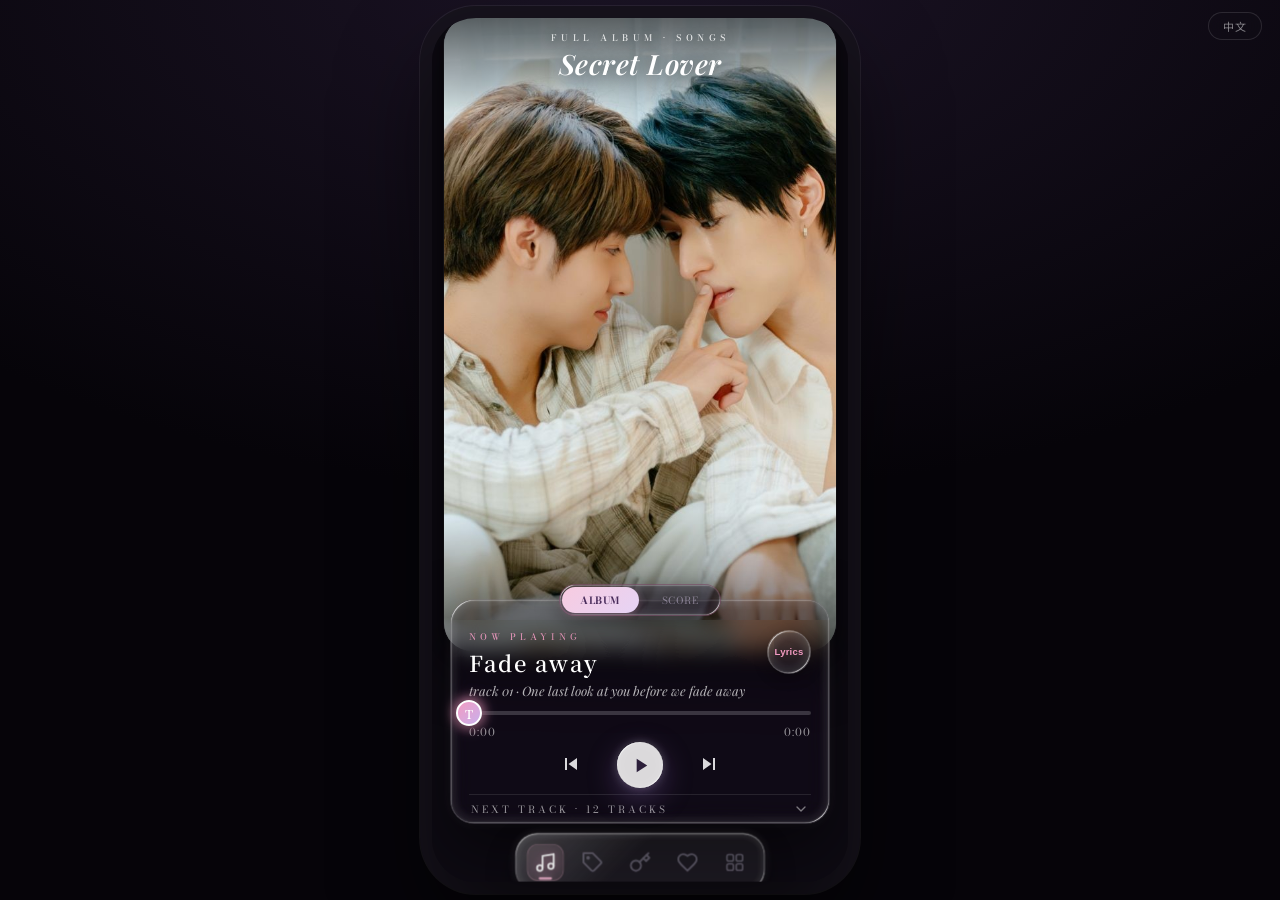
<file: en.html>
<!DOCTYPE html>
<html lang="en">
<head>
<meta charset="utf-8">
<!-- iPhone 鐵則：viewport-fit=cover 必須有，安全區才會生效 -->
<meta name="viewport" content="width=device-width, initial-scale=1, viewport-fit=cover">
<!-- PWA / iPhone 加入主畫面 -->
<meta name="apple-mobile-web-app-capable" content="yes">
<meta name="mobile-web-app-capable" content="yes">
<!-- theme-color 由 app.js 依 ALBUM_CONFIG.theme.themeColor 覆寫 -->
<meta name="theme-color" content="#0d0a12">
<meta name="app-version" content="v2-smooth">
<link rel="manifest" href="test.webmanifest">
<!-- 標題與 icon 由 app.js 從 config 填入 -->
<title>Secret Lover · OST Platform</title>
<link id="apple-touch-icon" rel="apple-touch-icon" href="score-cover.jpg">

<!-- 字體（想換字體就改這行 + styles.css 的 --font-* 變數） -->
<link rel="preconnect" href="https://fonts.googleapis.com">
<link rel="preconnect" href="https://fonts.gstatic.com" crossorigin>
<link href="https://fonts.googleapis.com/css2?family=Bodoni+Moda:ital,wght@0,400..900;1,400..900&family=Playfair+Display:ital,wght@0,400..900;1,400..900&family=Noto+Serif+TC:wght@400;600;700&family=Noto+Sans+TC:wght@400;500&display=swap" rel="stylesheet">

<style>
/* =====================================================================
 * ALBUM APP TEMPLATE — styles.css
 * =====================================================================
 * 不含專輯專屬資料。所有顏色透過 CSS 變數（由 app.js 從
 * ALBUM_CONFIG.theme 注入），換專輯不需要改這個檔案。
 *
 * iPhone 鐵則（來自實測，違反任何一條 iPhone Safari 就會壞）：
 *   1. 每個 backdrop-filter 都「同時」有 -webkit-backdrop-filter
 *   2. 安全區：env(safe-area-inset-top / bottom)
 *   3. 高度：100vh 後面補 100dvh
 *   4. viewport meta 必須有 viewport-fit=cover（在 index.html）
 * ===================================================================== */

:root {
  /* 預設值 = Secret Lover 主題；app.js 會用 ALBUM_CONFIG.theme 覆寫 */
  --bg: #0d0a12;
  --bg-top: #1c1426;
  --surface: rgba(22, 16, 28, .55);
  --primary: #f29bc2;
  --secondary: #c9b0ec;
  --accent: #afc7f6;
  --text: #ffffff;
  --muted: rgba(255, 255, 255, .62);
  /* app.js 會把 primary 換算成 r,g,b 填進來，供 rgba() 使用 */
  --primary-rgb: 242, 155, 194;
  --grad: linear-gradient(135deg, var(--primary), var(--secondary) 52%, var(--accent));
  --font-display: 'Playfair Display', serif;   /* 英文斜體大標 */
  --font-label: 'Bodoni Moda', serif;          /* 小型全大寫 label / 數字 */
  --font-serif-tc: 'Noto Serif TC', serif;     /* 中文標題 */
  --font-sans-tc: 'Noto Sans TC', sans-serif;  /* 中文內文 */
}

* { margin: 0; padding: 0; box-sizing: border-box; -webkit-tap-highlight-color: transparent; }

html, body {
  height: 100vh;
  height: 100dvh; /* iPhone：dvh 蓋掉 vh */
  overflow: hidden;
  background: var(--bg);
  color: var(--text);
  font-family: var(--font-sans-tc);
  -webkit-font-smoothing: antialiased;
}

/* ---- 舞台：手機滿版；桌機置中成手機比例 --------------------------- */
#stage {
  position: relative;
  width: 100%;
  height: 100vh;
  height: 100dvh;
  margin: 0 auto;
  overflow: hidden;
  background: var(--bg);
}
@media (min-width: 520px) {
  body { display: flex; align-items: center; justify-content: center;
         background: radial-gradient(130% 100% at 50% -5%, var(--bg-top), #060409 60%); }
  #stage { width: 416px; height: min(870px, 96vh); border-radius: 44px;
           box-shadow: 0 44px 90px rgba(0,0,0,.6), 0 0 0 12px #17131d, 0 0 0 13px rgba(255,255,255,.07); }
}

/* ---- 分頁 screen ---------------------------------------------------- */
.screen { position: absolute; inset: 0; display: none; overflow-y: auto;
          -webkit-overflow-scrolling: touch; }
.screen.active { display: block; }
.screen-sub { background: radial-gradient(120% 60% at 50% 0%, var(--bg-top), var(--bg) 70%);
              padding: 62px 0 calc(96px + env(safe-area-inset-bottom)); }

/* =====================================================================
 * PLAYER
 * =================================================================== */
#screen-player { background: var(--bg); }
.player-fold { height: 100%; min-height: 520px; display: flex; flex-direction: column; }

/* 封面：圓角長方形 + 上方留白（DESIGN LOCK：不要改成貼頂滿版） */
.cover-card {
  position: relative; flex: 1; min-height: 240px; overflow: hidden;
  margin: calc(16px + env(safe-area-inset-top)) 12px 0;
  border-radius: 28px;
  box-shadow: 0 22px 50px rgba(0,0,0,.58), 0 5px 16px rgba(0,0,0,.42), 0 0 0 1px rgba(255,255,255,.06);
}
.cover-card img, .cover-card video {
  position: absolute; inset: 0; width: 100%; height: 100%;
  object-fit: cover; object-position: center 42%;
  transform-origin: center 45%;
  animation: breathe 7s ease-in-out infinite;
  animation-play-state: paused; /* 播放時 app.js 切成 running（呼吸動畫） */
}
.cover-card.playing img, .cover-card.playing video { animation-play-state: running; }
/* 有設定 coverVideo 時，影片顯示、圖片當作影片載入前的 poster 用途隱藏 */
.cover-card video { display: none; }
.cover-card.has-video video { display: block; }
.cover-card.has-video img { display: none; }
.cover-shade {
  position: absolute; inset: 0;
  background: linear-gradient(180deg, rgba(0,0,0,.6) 0%, rgba(0,0,0,.33) 7%,
              transparent 15%, transparent 78%, rgba(0,0,0,.3) 91%, rgba(0,0,0,.51) 100%);
}
.cover-titles { position: absolute; top: 0; left: 0; right: 0; padding: 14px 24px 0;
                text-align: center; z-index: 2; }
.cover-eyebrow { font-family: var(--font-label); font-weight: 500; font-size: 9px;
                 letter-spacing: 4.5px; color: rgba(255,255,255,.85);
                 text-transform: uppercase; text-shadow: 0 1px 8px rgba(0,0,0,.5); }
.cover-title-en { font-family: var(--font-display); font-style: italic; font-weight: 600;
                  font-size: 28px; letter-spacing: .5px; line-height: 1; margin-top: 5px;
                  text-shadow: 0 3px 20px rgba(0,0,0,.6); }

/* Now Playing：毛玻璃卡片，往上疊在封面（DESIGN LOCK） */
.np-card {
  position: relative; z-index: 3;
  margin: -52px 18px calc(86px + env(safe-area-inset-bottom));
  padding: 12px 18px 4px;
  background: var(--surface);
  backdrop-filter: blur(22px);
  -webkit-backdrop-filter: blur(22px); /* iPhone 必要 */
  border: 1px solid rgba(255,255,255,.14);
  border-radius: 24px;
  box-shadow: 0 24px 60px rgba(0,0,0,.5);
}
.np-head { display: flex; justify-content: space-between; align-items: flex-start; }
.np-label { font-family: var(--font-label); font-size: 9px; letter-spacing: 4px;
            color: var(--primary); text-transform: uppercase; }
.np-title { font-family: var(--font-serif-tc); font-size: 22px; font-weight: 600;
            margin-top: 3px; letter-spacing: 1.5px;
            white-space: nowrap; overflow: hidden; text-overflow: ellipsis; }
.np-sub { font-family: var(--font-display); font-style: italic; font-size: 13px;
          color: rgba(255,255,255,.7); margin-top: 4px;
          white-space: nowrap; overflow: hidden; text-overflow: ellipsis; }
.np-actions { display: flex; gap: 8px; margin-left: 12px; flex: none; }
.icon-round {
  position: relative; width: 44px; height: 44px; border-radius: 50%;
  background: rgba(var(--primary-rgb), .12); border: 1px solid rgba(var(--primary-rgb), .45);
  display: flex; align-items: center; justify-content: center; cursor: pointer; color: var(--primary);
}
.icon-round:active { transform: scale(.92); }
.icon-round.liked svg { animation: bounce .5s ease; }

/* 進度條 */
.prog { position: relative; height: 4px; border-radius: 4px;
        background: rgba(255,255,255,.18); cursor: pointer; margin-top: 12px;
        touch-action: none; }
.prog-fill { position: absolute; left: 0; top: 0; height: 100%; border-radius: 4px;
             width: 0%; background: var(--grad); }
.prog-glow { position: absolute; top: 50%; left: 0%; transform: translate(-50%, -50%);
             width: 32px; height: 32px; border-radius: 50%;
             background: rgba(var(--primary-rgb), .9); filter: blur(7px); opacity: .34;
             pointer-events: none; }
.prog-glow.pulsing { animation: dotPulse 2.4s ease-in-out infinite; }
.prog-dot { position: absolute; top: 50%; left: 0%; transform: translate(-50%, -50%);
            width: 26px; height: 26px; border-radius: 50%; z-index: 1;
            background: var(--grad); border: 2px solid #fff;
            display: flex; align-items: center; justify-content: center;
            font-family: var(--font-serif-tc); font-size: 12px; font-weight: 600; color: #fff;
            box-shadow: 0 2px 10px rgba(0,0,0,.4), 0 0 12px rgba(var(--primary-rgb), .9); }
.prog-dot:empty { width: 14px; height: 14px; } /* 沒設定角色標籤時退回小圓點 */
.np-times { display: flex; justify-content: space-between; margin-top: 9px;
            font-family: var(--font-label); font-size: 11px; letter-spacing: 1px;
            color: rgba(255,255,255,.55); }

/* 控制鍵 */
.np-controls { display: flex; align-items: center; justify-content: center;
               gap: 28px; margin-top: 2px; }
.btn-ghost { background: none; border: none; cursor: pointer; padding: 6px;
             color: rgba(255,255,255,.85); }
.btn-ghost:active { transform: scale(.9); }
.btn-play {
  width: 46px; height: 46px; border-radius: 50%; border: none; cursor: pointer;
  background: rgba(255,255,255,.85);
  backdrop-filter: blur(4px);
  -webkit-backdrop-filter: blur(4px);
  display: flex; align-items: center; justify-content: center;
  box-shadow: 0 10px 30px rgba(120,90,160,.45),
              inset 0 1px 10px rgba(var(--primary-rgb), .55),
              inset 0 0 0 1px rgba(255,255,255,.55);
}
.btn-play:active { transform: scale(.94); }
.btn-play svg { fill: #2c1f3a; }

/* Next Scene（打開 Bottom Sheet） */
.np-next { display: flex; align-items: center; justify-content: space-between;
           border-top: 1px solid rgba(255,255,255,.10); margin-top: 6px;
           padding: 6px 2px 2px; cursor: pointer; }
.np-next span { font-family: var(--font-label); font-size: 10px; letter-spacing: 3px;
                color: rgba(255,255,255,.6); text-transform: uppercase; }

/* 曲目列表（fold 之下） */
.tracklist-block { background: var(--bg);
                   /* 依照《播放器設計系統－完整規格》：版面結構圖裡 NP 卡下面
                      直接就是浮動 nav，曲目清單是靠 Next Scene 打開 Bottom Sheet
                      看，不是在主畫面用負 margin 「偷跑」出來。這裡不做任何負值
                      上拉，避免跟 nav 佔用的區域打架。 */
                   margin-top: 0;
                   padding: 18px 16px calc(120px + env(safe-area-inset-bottom)); }
.tracklist-caption { font-family: var(--font-label); font-size: 10px; letter-spacing: 3px;
                     color: rgba(255,255,255,.5); text-transform: uppercase; padding: 0 12px 8px; }
.track-row { display: flex; align-items: center; gap: 13px; padding: 10px 12px;
             border-radius: 14px; cursor: pointer; }
.track-row:active { background: rgba(255,255,255,.05); }
.track-row.current { background: rgba(var(--primary-rgb), .10); }
.track-row.revealing { animation: reveal .5s ease both; }
.track-num { font-family: var(--font-label); font-size: 13px; width: 24px;
             text-align: center; color: #9a93a8; flex: none; }
.track-name { flex: 1; min-width: 0; font-family: var(--font-serif-tc); font-size: 16px;
              color: rgba(255,255,255,.82);
              white-space: nowrap; overflow: hidden; text-overflow: ellipsis; }
.track-row.current .track-num { color: var(--primary); }
.track-row.current .track-name { color: #fff; }
.track-row.locked .track-num { color: #5f5870; }
.track-row.locked .track-name { color: #7a7388; font-style: italic; letter-spacing: 1px; }
.track-dl { display: flex; align-items: center; justify-content: center;
            width: 34px; height: 34px; flex: none; border: none; border-radius: 10px;
            background: rgba(var(--primary-rgb), .12); cursor: pointer; color: var(--primary); }

/* =====================================================================
 * BOTTOM SHEET（曲目表：可滑動、iOS 拖曳把手關閉）
 * =================================================================== */
#sheet-backdrop { position: absolute; inset: 0; z-index: 60;
                  background: rgba(8,6,12,.55); animation: fadeIn .25s ease; }
#sheet {
  position: absolute; left: 0; right: 0; bottom: 0; z-index: 61; height: 84%;
  background: linear-gradient(180deg, var(--bg-top), var(--bg));
  border-radius: 26px 26px 0 0;
  border-top: 1px solid rgba(255,255,255,.12);
  display: flex; flex-direction: column;
  animation: slideUp .32s cubic-bezier(.22,.9,.3,1);
  touch-action: none; /* 拖曳關閉時避免頁面捲動打架 */
  will-change: transform;
}
#sheet.dragging { animation: none; transition: none; }
#sheet.snapping { transition: transform .28s cubic-bezier(.22,.9,.3,1); }
.sheet-grabber { width: 44px; height: 5px; border-radius: 3px;
                 background: rgba(255,255,255,.28); margin: 10px auto 0; flex: none; }
.sheet-head { padding: 8px 24px; display: flex; align-items: center;
              justify-content: space-between; flex: none; }
.sheet-eyebrow { font-family: var(--font-label); font-size: 10px; letter-spacing: 4px;
                 color: var(--primary); text-transform: uppercase; }
.sheet-title { font-family: var(--font-serif-tc); font-size: 15px; margin-top: 4px;
               letter-spacing: 2px; }
.sheet-close { width: 34px; height: 34px; border-radius: 50%;
               background: rgba(255,255,255,.08); border: none; color: #fff;
               cursor: pointer; display: flex; align-items: center; justify-content: center; }
.sheet-list { flex: 1; overflow-y: auto; -webkit-overflow-scrolling: touch;
              padding: 6px 14px calc(30px + env(safe-area-inset-bottom));
              touch-action: pan-y; }
.sheet-list .track-row { padding: 13px 14px; }

/* =====================================================================
 * LYRICS OVERLAY
 * =================================================================== */
#lyrics-overlay { position: absolute; inset: 0; z-index: 65;
                  background: rgba(10,7,14,.92);
                  backdrop-filter: blur(18px);
                  -webkit-backdrop-filter: blur(18px);
                  display: flex; flex-direction: column; animation: fadeIn .25s ease; }
.lyrics-head { flex: none; padding: calc(20px + env(safe-area-inset-top)) 24px 10px;
               display: flex; align-items: flex-start; justify-content: space-between; }
.lyrics-body { flex: 1; overflow-y: auto; -webkit-overflow-scrolling: touch;
               padding: 8px 30px calc(60px + env(safe-area-inset-bottom));
               font-family: var(--font-serif-tc); font-size: 16px; line-height: 2.2;
               color: rgba(255,255,255,.86); white-space: pre-wrap; text-align: center;
               letter-spacing: 1px; }
.lyrics-empty { color: var(--muted); font-size: 13px; padding-top: 60px; text-align: center; }

/* =====================================================================
 * PURCHASE（付費Unlock頁）
 * =================================================================== */
.page-titles { text-align: center; padding: 0 28px; }
.page-title-en { font-family: var(--font-display); font-style: italic; font-size: 27px; }
.page-title-tc { font-family: var(--font-serif-tc); font-size: 16px;
                 color: rgba(255,255,255,.85); letter-spacing: 2px; margin-top: 8px; }
.page-note { font-size: 12.5px; color: rgba(255,255,255,.5); margin-top: 12px; line-height: 1.75; }

.plans { padding: 28px 22px 0; display: flex; flex-direction: column; gap: 18px; }
.plan { position: relative; border-radius: 22px; padding: 24px 22px; cursor: pointer;
        background: rgba(255,255,255,.04); border: 1.5px solid rgba(255,255,255,.12); }
.plan.deluxe { background: rgba(var(--primary-rgb), .07);
               border-color: rgba(var(--primary-rgb), .45); }
.plan.selected { border-color: var(--primary); }
.plan-badge { position: absolute; top: -11px; right: 18px; background: var(--grad);
              color: #fff; font-family: var(--font-label); font-size: 10px;
              padding: 5px 12px; border-radius: 20px; letter-spacing: 2px; }
.plan-name { font-family: var(--font-serif-tc); font-size: 15px; letter-spacing: 1px; }
.plan-price { font-family: var(--font-label); font-size: 30px; font-weight: 700; margin-top: 4px; }
.plan-features { margin-top: 16px; display: flex; flex-direction: column; gap: 10px; }
.plan-feature { display: flex; gap: 9px; font-size: 12.5px; color: rgba(255,255,255,.7);
                align-items: center; }
.plan-feature svg { flex: none; stroke: var(--primary); }

.cta-block { padding: 18px 24px 0; }
.btn-primary { display: block; width: 100%; text-align: center; padding: 15px;
               border-radius: 16px; background: var(--grad); color: #fff; border: none;
               font-family: var(--font-serif-tc); font-size: 14px; letter-spacing: 2px;
               cursor: pointer; font-weight: 600; }
.btn-primary:active { transform: scale(.98); }
.btn-outline { display: block; width: 100%; text-align: center; padding: 14px;
               margin-top: 11px; border-radius: 16px; background: none; color: var(--primary);
               border: 1.5px solid rgba(var(--primary-rgb), .5);
               font-family: var(--font-serif-tc); font-size: 13px; letter-spacing: 2px;
               cursor: pointer; }

/* =====================================================================
 * UNLOCK（兌換頁）
 * =================================================================== */
.unlock-lock-badge { width: 62px; height: 62px; border-radius: 50%;
                     background: rgba(var(--primary-rgb), .14);
                     border: 1px solid rgba(var(--primary-rgb), .4);
                     display: flex; align-items: center; justify-content: center;
                     margin: 0 auto 16px; color: var(--primary); }
.form-block { padding: 22px 28px 0; }
.form-label { font-family: var(--font-label); font-size: 11px; font-weight: 600;
              color: rgba(255,255,255,.5); letter-spacing: 3px; }
.form-input { width: 100%; margin: 9px 0 18px; padding: 15px; border-radius: 16px;
              border: 1.5px solid rgba(255,255,255,.14); background: rgba(255,255,255,.05);
              font-size: 14px; color: #fff; outline: none; font-family: var(--font-serif-tc); }
.form-input:focus { border-color: rgba(var(--primary-rgb), .6); }
.form-hint { text-align: center; font-size: 12px; color: rgba(255,255,255,.5); margin-top: 22px;
             cursor: pointer; }
.form-hint b { color: var(--primary); font-weight: 500; }

.unlocked-card { border-radius: 22px; background: rgba(var(--primary-rgb), .08);
                 border: 1px solid rgba(var(--primary-rgb), .3);
                 padding: 28px 22px; text-align: center; margin: 26px 24px 0; }
.unlocked-check { width: 58px; height: 58px; border-radius: 50%; background: var(--grad);
                  display: flex; align-items: center; justify-content: center; margin: 0 auto 16px; }
.unlocked-eyebrow { font-family: var(--font-label); font-size: 11px; color: var(--primary);
                    letter-spacing: 3px; }
.unlocked-title { font-family: var(--font-serif-tc); font-size: 17px; margin-top: 8px;
                  letter-spacing: 1px; }
.unlocked-actions { display: flex; gap: 10px; margin-top: 20px; justify-content: center;
                    flex-wrap: wrap; }
.btn-chip { display: flex; align-items: center; gap: 7px; padding: 13px 22px;
            border-radius: 14px; background: rgba(255,255,255,.08); color: #fff;
            border: 1px solid rgba(255,255,255,.16); font-family: var(--font-serif-tc);
            font-size: 13px; letter-spacing: 1.5px; cursor: pointer; text-decoration: none; }
.btn-chip.grad { background: var(--grad); border: none; }
.unlocked-note { font-size: 11px; color: rgba(255,255,255,.38); margin-top: 13px;
                 letter-spacing: .5px; }
.unlocked-reset { font-size: 11px; color: rgba(255,255,255,.28); margin-top: 16px;
                  letter-spacing: .5px; cursor: pointer; text-decoration: underline;
                  text-underline-offset: 3px; }

/* =====================================================================
 * MOOD WALL（粉絲Mood Wall）
 * =================================================================== */
.mood-count { text-align: center; font-size: 12px; color: rgba(255,255,255,.5);
              letter-spacing: .5px; padding: 18px 28px 4px; }
.mood-count b { color: var(--primary); font-weight: 600; font-family: var(--font-label); }
.mood-form { margin: 10px 20px 0; padding: 18px 17px; border-radius: 22px;
             background: rgba(255,255,255,.05);
             backdrop-filter: blur(10px);
             -webkit-backdrop-filter: blur(10px);
             border: 1px solid rgba(var(--primary-rgb), .22);
             box-shadow: 0 12px 30px rgba(0,0,0,.3); }
.mood-form .form-input { margin: 0; padding: 12px 14px; border-radius: 14px; font-size: 13.5px; }
.mood-tags { display: flex; flex-wrap: wrap; gap: 8px; margin: 14px 0 4px; }
.mood-tag { padding: 7px 14px; border-radius: 20px; font-size: 12px;
            font-family: var(--font-serif-tc); cursor: pointer;
            background: rgba(255,255,255,.05); color: rgba(255,255,255,.6);
            border: 1px solid rgba(255,255,255,.16); }
.mood-tag.selected { background: var(--grad); color: #fff; border-color: transparent;
                     box-shadow: 0 5px 14px rgba(var(--primary-rgb), .3); }
.mood-textarea { width: 100%; min-height: 74px; resize: none; margin-top: 12px;
                 padding: 13px 15px; border-radius: 14px;
                 border: 1.5px solid rgba(255,255,255,.14); background: rgba(255,255,255,.05);
                 font-size: 13.5px; line-height: 1.6; color: #fff; outline: none;
                 font-family: var(--font-serif-tc); }
.mood-chars { text-align: right; font-family: var(--font-label); font-size: 11px;
              color: rgba(255,255,255,.4); margin-top: 6px; }
.mood-err { color: var(--primary); font-size: 11.5px; text-align: center; margin-top: 4px; }
.mood-submit { margin-top: 10px; border-radius: 22px; }
.mood-notes { padding: 20px 20px 0; }
.mood-note { background: rgba(255,255,255,.04);
             backdrop-filter: blur(8px);
             -webkit-backdrop-filter: blur(8px);
             border: 1px solid rgba(255,255,255,.08); border-radius: 18px;
             padding: 15px 17px; margin-bottom: 12px; }
.mood-note.new { animation: reveal .5s ease both; }
.mood-note-head { display: flex; align-items: center; gap: 9px; margin-bottom: 9px; }
.mood-note-name { font-family: var(--font-serif-tc); font-size: 13px; font-weight: 600;
                  color: #e6def0; }
.mood-note-tag { font-size: 10.5px; color: var(--primary);
                 background: rgba(var(--primary-rgb), .14); padding: 3px 10px;
                 border-radius: 14px; letter-spacing: .5px; white-space: nowrap; }
.mood-note-text { font-family: var(--font-serif-tc); font-size: 13.5px; line-height: 1.7;
                  color: rgba(255,255,255,.85); }
.mood-note-time { font-family: var(--font-label); font-size: 10.5px;
                  color: rgba(255,255,255,.35); margin-top: 9px; letter-spacing: .5px; }

/* =====================================================================
 * GALLERY（Photos：橫向滑動相簿，scroll-snap 一次一張）
 * =================================================================== */
.gallery-scroll {
  display: flex; gap: 14px; margin-top: 22px; padding: 4px 28px 8px;
  overflow-x: auto; scroll-snap-type: x mandatory; -webkit-overflow-scrolling: touch;
  scrollbar-width: none;
}
.gallery-scroll::-webkit-scrollbar { display: none; }
.gallery-slide {
  position: relative; flex: 0 0 78%; scroll-snap-align: center;
  aspect-ratio: 3 / 4.4; border-radius: 24px; overflow: hidden;
  box-shadow: 0 18px 40px rgba(0,0,0,.5), 0 4px 14px rgba(0,0,0,.35),
              0 0 0 1px rgba(255,255,255,.06);
}
.gallery-slide img {
  position: absolute; inset: 0; width: 100%; height: 100%;
  object-fit: cover; object-position: center 30%;
}
.gallery-slide .gallery-shade {
  position: absolute; inset: 0;
  background: linear-gradient(180deg, transparent 60%, rgba(0,0,0,.55) 100%);
}
.gallery-slide .gallery-caption {
  position: absolute; left: 16px; right: 16px; bottom: 14px;
  font-family: var(--font-serif-tc); font-size: 12.5px; letter-spacing: .5px;
  color: rgba(255,255,255,.9);
}
.gallery-dots { display: flex; justify-content: center; gap: 7px; margin-top: 16px; }
.gallery-dot { width: 6px; height: 6px; border-radius: 50%;
               background: rgba(255,255,255,.25); transition: background .25s ease, transform .25s ease; }
.gallery-dot.active { background: var(--primary); transform: scale(1.3); }

/* =====================================================================
 * FLOATING ISLAND BOTTOM NAV（DESIGN LOCK：浮動島狀 pill）
 * =================================================================== */
#nav-wrap { position: absolute; left: 0; right: 0;
            bottom: calc(12px + env(safe-area-inset-bottom)); /* 避開 home indicator */
            z-index: 70; display: flex; justify-content: center; pointer-events: none; }
#nav { position: relative; display: flex; padding: 6px; border-radius: 30px;
       background: rgba(18,18,22,.16);
       backdrop-filter: blur(44px) saturate(1.7);
       -webkit-backdrop-filter: blur(44px) saturate(1.7); /* iPhone 必要 */
       border: 1px solid rgba(255,255,255,.1);
       box-shadow: 0 16px 42px rgba(0,0,0,.44), 0 2px 8px rgba(0,0,0,.26),
                   inset 0 1px 0 rgba(255,255,255,.32), inset 0 -8px 16px rgba(255,255,255,.05);
       pointer-events: auto; }
#nav::before { content: ""; position: absolute; inset: 0; border-radius: 30px;
               background: linear-gradient(135deg, rgba(255,255,255,.16), transparent 42%);
               pointer-events: none; }
#nav-ind { position: absolute; top: 6px; left: 6px; width: 64px;
           height: calc(100% - 12px); border-radius: 21px;
           transform: translateX(0);
           transition: transform .46s cubic-bezier(.34,1.32,.42,1);
           background: linear-gradient(180deg, rgba(255,255,255,.26), rgba(var(--primary-rgb), .12));
           box-shadow: inset 0 1px 0 rgba(255,255,255,.45),
                       inset 0 0 12px rgba(var(--primary-rgb), .18),
                       inset 0 -6px 12px rgba(255,255,255,.06), 0 4px 12px rgba(0,0,0,.16);
           backdrop-filter: blur(6px);
           -webkit-backdrop-filter: blur(6px);
           pointer-events: none; }
.navbtn { position: relative; z-index: 1; width: 64px; padding: 7px 0 6px;
          border: none; background: none; cursor: pointer;
          display: flex; flex-direction: column; align-items: center; gap: 3px;
          font-family: var(--font-serif-tc); font-size: 9px; letter-spacing: 1.2px;
          color: #8f8a9c; transition: color .3s ease, transform .18s ease; }
.navbtn:active { transform: scale(.92); }
.navbtn .navico { display: flex; transition: filter .35s ease; }
.navbtn .navlbl { opacity: .62; transition: opacity .3s ease; }
.navbtn.active { color: #fbd6e6; }
.navbtn.active .navico { filter: drop-shadow(0 0 7px rgba(var(--primary-rgb), .6)); }
.navbtn.active .navlbl { opacity: 1; }
.navbtn.pop .navico { animation: tabPop .26s cubic-bezier(.34,1.3,.4,1); }

/* =====================================================================
 * TOAST / 動畫特效
 * =================================================================== */
#toast { position: absolute; left: 50%; bottom: calc(96px + env(safe-area-inset-bottom));
         z-index: 100; transform: translateX(-50%);
         background: rgba(20,15,26,.96); border: 1px solid rgba(var(--primary-rgb), .4);
         color: #fff; padding: 10px 20px; border-radius: 22px; font-size: 12.5px;
         font-family: var(--font-serif-tc); white-space: nowrap; max-width: 84%;
         overflow: hidden; text-overflow: ellipsis; text-align: center;
         box-shadow: 0 8px 24px rgba(0,0,0,.5);
         opacity: 0; pointer-events: none; transition: opacity .25s ease; }
#toast.show { opacity: 1; }

#fx-layer { position: absolute; inset: 0; z-index: 80; pointer-events: none; overflow: hidden; }
.fx-heart { position: absolute; }
.fx-glow { position: absolute; width: 150px; height: 150px; border-radius: 50%;
           background: radial-gradient(circle, rgba(var(--primary-rgb), .55),
                       rgba(var(--primary-rgb), .22) 55%, transparent 72%);
           transform: translate(-50%, -50%); animation: glowFade 1.1s ease-out both; }
.fx-ring { position: absolute; width: 64px; height: 64px; border-radius: 50%;
           border: 1.5px solid rgba(var(--primary-rgb), .8);
           transform: translate(-50%, -50%);
           animation: ringPulse .9s cubic-bezier(.2,.7,.3,1) both; }
.fx-bloom { position: absolute; transform: translate(-50%, -50%);
            filter: drop-shadow(0 4px 14px rgba(var(--primary-rgb), .6));
            animation: bloomHeart 1s cubic-bezier(.3,1.3,.5,1) both; }
#unlock-fx { position: absolute; inset: 0; z-index: 90; pointer-events: none;
             background: radial-gradient(60% 50% at 50% 45%,
                         rgba(var(--primary-rgb), .55), rgba(var(--primary-rgb), .3) 45%,
                         transparent 72%);
             animation: burstGlow 1.8s ease-out forwards; }
#unlock-fx .fx-ring2 { position: absolute; left: 50%; top: 42%;
                       transform: translate(-50%, -50%); width: 120px; height: 120px;
                       border-radius: 50%; border: 2px solid rgba(var(--primary-rgb), .7);
                       animation: ring 1.4s ease-out forwards; }
.fx-float { position: absolute; bottom: 35%; animation: floatUp 1.2s ease-out both; }

.hidden { display: none !important; }

/* ---- keyframes ------------------------------------------------------ */
@keyframes breathe   { 0%,100% { transform: scale(1); } 50% { transform: scale(1.05); } }
@keyframes reveal    { 0% { opacity: 0; transform: translateY(12px); } 100% { opacity: 1; transform: none; } }
@keyframes fadeIn    { from { opacity: 0; } to { opacity: 1; } }
@keyframes slideUp   { from { transform: translateY(100%); } to { transform: none; } }
@keyframes bounce    { 0% { transform: scale(1); } 30% { transform: scale(1.2); } 55% { transform: scale(.95); } 100% { transform: scale(1); } }
@keyframes tabPop    { 0% { transform: scale(1); } 32% { transform: scale(.9); } 66% { transform: scale(1.07); } 100% { transform: scale(1); } }
@keyframes dotPulse  { 0%,100% { opacity: .3; transform: translate(-50%,-50%) scale(.8); } 50% { opacity: .78; transform: translate(-50%,-50%) scale(1.25); } }
@keyframes ring      { 0% { transform: translate(-50%,-50%) scale(.6); opacity: .7; } 100% { transform: translate(-50%,-50%) scale(2.4); opacity: 0; } }
@keyframes ringPulse { 0% { opacity: .7; transform: translate(-50%,-50%) scale(.35); } 100% { opacity: 0; transform: translate(-50%,-50%) scale(2.8); } }
@keyframes glowFade  { 0% { opacity: 0; transform: translate(-50%,-50%) scale(.5); } 28% { opacity: 1; transform: translate(-50%,-50%) scale(1); } 100% { opacity: 0; transform: translate(-50%,-50%) scale(1.6); } }
@keyframes bloomHeart{ 0% { opacity: 0; transform: translate(-50%,-50%) scale(.25); } 32% { opacity: 1; transform: translate(-50%,-50%) scale(1.18); } 48% { transform: translate(-50%,-50%) scale(1); } 100% { opacity: 0; transform: translate(-50%,-50%) scale(.9) translateY(-30px); } }
@keyframes burstGlow { 0% { opacity: 0; } 25% { opacity: 1; } 100% { opacity: 0; } }
@keyframes floatUp   { 0% { opacity: 0; transform: translateY(0) scale(.5); } 12% { opacity: 1; } 100% { opacity: 0; transform: translateY(-220px) scale(1.15); } }
@keyframes floatHeart{ 0% { opacity: 0; transform: translate(-50%,-50%) scale(.2) rotate(0); }
                       18% { opacity: .95; transform: translate(-50%,-50%) scale(var(--s)) rotate(0); }
                       100% { opacity: 0; transform: translate(calc(-50% + var(--dx)), calc(-50% - var(--rise))) scale(var(--s)) rotate(var(--r2)); } }
@keyframes heartbeat { 0%,100% { transform: scale(1); } 30% { transform: scale(1.22); } 55% { transform: scale(1); } }

</style>
</head>
<body>
<div id="viewfade" style="position:fixed;inset:0;background:#0d0a12;z-index:99999;opacity:0;pointer-events:none;transition:opacity .2s ease"></div>
<script>(function(){try{if(sessionStorage.getItem('slv-switch')==='1'){var f=document.getElementById('viewfade');f.style.transition='none';f.style.opacity='1';}}catch(e){}})();</script>
<div id="stage">

  <!-- ================= PLAYER（Listen）================= -->
  <section id="screen-player" class="screen active">
    <div class="player-fold">

      <!-- 封面（換圖：album-config.js → coverImage） -->
      <div class="cover-card" id="cover-card">
        <img id="cover-img" src="" alt="">
        <video id="cover-video" autoplay muted loop playsinline webkit-playsinline></video>
        <div class="cover-shade"></div>
        <div class="cover-titles">
          <div class="cover-eyebrow" id="cover-eyebrow"></div>
          <div class="cover-title-en" id="cover-title-en"></div>
        </div>
      </div>

      <!-- Now Playing 毛玻璃卡片 -->
      <div class="np-card">
        <div class="np-head">
          <div style="flex:1;min-width:0">
            <div class="np-label" id="np-label"></div>
            <div class="np-title" id="np-title">—</div>
            <div class="np-sub" id="np-sub"></div>
          </div>
          <div class="np-actions">
            <!-- Lyrics按鈕（這首歌沒Lyrics時 app.js 會自動隱藏） -->
            <button class="icon-round" id="btn-lyrics" title="Lyrics">
              <svg width="20" height="20" viewBox="0 0 24 24" fill="none" stroke="currentColor" stroke-width="2" stroke-linecap="round" stroke-linejoin="round"><path d="M12 20h9"/><path d="M4 20h2"/><path d="M4 4h16"/><path d="M4 12h10"/></svg>
            </button>
            <!-- heart-flutter收藏 -->
            <button class="icon-round" id="btn-heart" title="Save this moment">
              <svg width="22" height="22" viewBox="0 0 24 24" fill="none" stroke="currentColor" stroke-width="2" stroke-linejoin="round"><path d="M12 21s-7.5-4.6-10-9.3C.3 8.3 1.9 4.8 5.2 4.8c2 0 3.3 1.2 3.9 2.2.6-1 1.9-2.2 3.9-2.2 3.3 0 4.9 3.5 3.2 6.9C19.5 16.4 12 21 12 21z"/></svg>
            </button>
          </div>
        </div>

        <!-- 進度條（可點、可拖曳） -->
        <div class="prog" id="prog">
          <div class="prog-fill" id="prog-fill"></div>
          <div class="prog-glow" id="prog-glow"></div>
          <div class="prog-dot" id="prog-dot"></div>
        </div>
        <div class="np-times"><span id="t-cur">0:00</span><span id="t-dur">0:00</span></div>

        <!-- 控制鍵 -->
        <div class="np-controls">
          <button class="btn-ghost" id="btn-prev" title="Previous">
            <svg width="24" height="24" viewBox="0 0 24 24" fill="currentColor"><path d="M6 6h2v12H6zm3.5 6 8.5 6V6z"/></svg>
          </button>
          <button class="btn-play" id="btn-play" title="Play / Pause">
            <svg width="23" height="23" viewBox="0 0 24 24"><path id="play-icon-path" d="M8 5v14l11-7z"/></svg>
          </button>
          <button class="btn-ghost" id="btn-next" title="Next">
            <svg width="24" height="24" viewBox="0 0 24 24" fill="currentColor"><path d="M6 18l8.5-6L6 6v12zM16 6v12h2V6h-2z"/></svg>
          </button>
        </div>

        <!-- Next Scene → 打開 Bottom Sheet 曲目表 -->
        <div class="np-next" id="btn-open-sheet">
          <span id="next-scene-label"></span>
          <svg width="16" height="16" viewBox="0 0 24 24" fill="none" stroke="rgba(255,255,255,.45)" stroke-width="2" stroke-linecap="round" stroke-linejoin="round"><polyline points="6 9 12 15 18 9"/></svg>
        </div>
      </div>
    </div>

    <!-- 完整曲目列表（fold 之下，與 OST 相同） -->
    <div class="tracklist-block">
      <div class="tracklist-caption" id="tracklist-caption"></div>
      <div id="tracklist"></div>
    </div>
  </section>

  <!-- ================= PURCHASE（付費Unlock）================= -->
  <section id="screen-purchase" class="screen screen-sub">
    <div class="page-titles">
      <div class="page-title-en" id="purchase-title-en"></div>
      <div class="page-title-tc" id="purchase-title-tc"></div>
      <div class="page-note" id="purchase-note"></div>
    </div>
    <!-- 方案卡（app.js 依 config.payment 產生） -->
    <div class="plans" id="plans"></div>
    <div class="cta-block">
      <button class="btn-primary" id="btn-checkout"></button>
      <button class="btn-outline" id="btn-goto-unlock">Already purchased? Enter your code</button>
    </div>
  </section>

  <!-- ================= UNLOCK（Secret · 兌換）================= -->
  <section id="screen-unlock" class="screen screen-sub">
    <div class="page-titles">
      <div class="page-title-en" id="unlock-title-en"></div>
      <div class="page-title-tc" id="unlock-subtitle" style="font-size:14px;color:rgba(255,255,255,.6);letter-spacing:3px"></div>
    </div>

    <!-- 未Unlock：email + code 表單 -->
    <div id="unlock-form-view">
      <div style="text-align:center;padding:26px 28px 0">
        <div class="unlock-lock-badge">
          <svg width="26" height="26" viewBox="0 0 24 24" fill="none" stroke="currentColor" stroke-width="2" stroke-linecap="round" stroke-linejoin="round"><rect x="3" y="11" width="18" height="11" rx="2"/><path d="M7 11V7a5 5 0 0 1 9.9-1"/></svg>
        </div>
        <div class="page-note" style="margin-top:0;padding:0 10px">購買後兌換碼會寄到信箱，請用「購買時的 email」UnlockFull Album</div>
      </div>
      <div class="form-block">
        <label class="form-label" for="in-email">EMAIL</label>
        <input class="form-input" id="in-email" type="email" placeholder="you@example.com" autocomplete="email">
        <label class="form-label" for="in-code">REDEEM CODE</label>
        <input class="form-input" id="in-code" type="text" placeholder="" autocomplete="off" style="margin-bottom:22px">
        <button class="btn-primary" id="btn-redeem">Unlock</button>
        <div class="form-hint" id="btn-goto-purchase">Not purchased yet? <b>See plans →</b></div>
      </div>
    </div>

    <!-- 已Unlock -->
    <div id="unlock-done-view" class="hidden">
      <div class="unlocked-card">
        <div class="unlocked-check">
          <svg width="26" height="26" viewBox="0 0 24 24" fill="none" stroke="#fff" stroke-width="2.4" stroke-linecap="round" stroke-linejoin="round"><polyline points="20 6 9 17 4 12"/></svg>
        </div>
        <div class="unlocked-eyebrow">FULL ALBUM UNLOCKED</div>
        <div class="unlocked-title" id="unlocked-title"></div>
        <div class="page-note" id="unlocked-desc" style="margin-top:8px"></div>
        <div class="unlocked-actions">
          <button class="btn-chip" id="btn-goto-player">Go listen →</button>
          <a class="btn-chip grad hidden" id="btn-wav" target="_blank" rel="noopener">
            <svg width="15" height="15" viewBox="0 0 24 24" fill="none" stroke="#fff" stroke-width="2.2" stroke-linecap="round" stroke-linejoin="round"><path d="M21 15v4a2 2 0 0 1-2 2H5a2 2 0 0 1-2-2v-4"/><polyline points="7 10 12 15 17 10"/><line x1="12" y1="15" x2="12" y2="3"/></svg>
            Download lossless WAV ↗
          </a>
        </div>
        <div class="unlocked-note" id="unlocked-plan-note"></div>
        <div class="unlocked-reset" id="btn-reset-unlock">Reset unlock (test only)</div>
      </div>
    </div>
  </section>

  <!-- ================= MOOD WALL（Mood Wall）================= -->
  <section id="screen-mood" class="screen screen-sub">
    <div class="page-titles">
      <div style="font-family:var(--font-label);font-weight:700;font-size:23px;letter-spacing:3px" id="mood-heading"></div>
      <div class="page-title-tc" id="mood-subheading" style="font-size:13px;color:rgba(255,255,255,.65);margin-top:12px;letter-spacing:1px;line-height:1.7"></div>
      <div style="font-family:var(--font-label);font-size:10px;letter-spacing:3px;color:var(--primary);margin-top:7px;text-transform:uppercase" id="mood-eyebrow"></div>
    </div>
    <div class="mood-count">Tonight <b id="mood-count">0</b> people left their secrets here.</div>
    <div class="mood-form">
      <input class="form-input" id="mood-name" type="text" placeholder="Your nickname" maxlength="16" autocomplete="off">
      <div class="mood-tags" id="mood-tags"></div>
      <textarea class="mood-textarea" id="mood-text" maxlength="80" placeholder="Listening to this song right now — what do you want to leave behind?"></textarea>
      <div class="mood-chars"><span id="mood-chars">0</span> / 80</div>
      <div class="mood-err hidden" id="mood-err">Write a little something first.</div>
      <button class="btn-primary mood-submit" id="btn-mood-submit">Leave a mood</button>
    </div>
    <div class="mood-notes" id="mood-notes"></div>
  </section>

  <!-- ================= GALLERY（Photos，滑動相簿）================= -->
  <section id="screen-gallery" class="screen screen-sub">
    <div class="page-titles">
      <div style="font-family:var(--font-label);font-weight:700;font-size:23px;letter-spacing:3px" id="gallery-heading">GALLERY</div>
      <div class="page-title-tc" id="gallery-subheading" style="font-size:13px;color:rgba(255,255,255,.65);margin-top:12px;letter-spacing:1px;line-height:1.7"></div>
    </div>
    <div class="gallery-scroll" id="gallery-scroll"></div>
    <div class="gallery-dots" id="gallery-dots"></div>
  </section>

  <!-- ================= BOTTOM SHEET（曲目表，可拖曳關閉）================= -->
  <div id="sheet-backdrop" class="hidden"></div>
  <div id="sheet" class="hidden">
    <div class="sheet-grabber" id="sheet-grabber"></div>
    <div class="sheet-head">
      <div>
        <div class="sheet-eyebrow">Track List</div>
        <div class="sheet-title" id="sheet-title"></div>
      </div>
      <button class="sheet-close" id="btn-close-sheet">
        <svg width="18" height="18" viewBox="0 0 24 24" fill="none" stroke="currentColor" stroke-width="2" stroke-linecap="round"><line x1="6" y1="6" x2="18" y2="18"/><line x1="18" y1="6" x2="6" y2="18"/></svg>
      </button>
    </div>
    <div class="sheet-list" id="sheet-list"></div>
  </div>

  <!-- ================= LYRICS OVERLAY ================= -->
  <div id="lyrics-overlay" class="hidden">
    <div class="lyrics-head">
      <div>
        <div class="sheet-eyebrow" id="lyrics-eyebrow">Lyrics</div>
        <div class="sheet-title" id="lyrics-title"></div>
      </div>
      <button class="sheet-close" id="btn-close-lyrics">
        <svg width="18" height="18" viewBox="0 0 24 24" fill="none" stroke="currentColor" stroke-width="2" stroke-linecap="round"><line x1="6" y1="6" x2="18" y2="18"/><line x1="18" y1="6" x2="6" y2="18"/></svg>
      </button>
    </div>
    <div class="lyrics-body" id="lyrics-body"></div>
  </div>

  <!-- ================= FLOATING ISLAND NAV ================= -->
  <nav id="nav-wrap">
    <div id="nav">
      <div id="nav-ind"></div>
      <button class="navbtn active" data-screen="player">
        <span class="navico"><svg width="17" height="17" viewBox="0 0 24 24" fill="none" stroke="currentColor" stroke-width="2" stroke-linecap="round" stroke-linejoin="round"><path d="M9 18V5l12-2v13"/><circle cx="6" cy="18" r="3"/><circle cx="18" cy="16" r="3"/></svg></span>
        <span class="navlbl"></span>
      </button>
      <button class="navbtn" data-screen="purchase">
        <span class="navico"><svg width="17" height="17" viewBox="0 0 24 24" fill="none" stroke="currentColor" stroke-width="2" stroke-linecap="round" stroke-linejoin="round"><path d="M20.59 13.41 13.42 20.6a2 2 0 0 1-2.83 0L2 12V2h10l8.59 8.59a2 2 0 0 1 0 2.82Z"/><circle cx="7" cy="7" r="1"/></svg></span>
        <span class="navlbl"></span>
      </button>
      <button class="navbtn" data-screen="unlock">
        <span class="navico"><svg width="17" height="17" viewBox="0 0 24 24" fill="none" stroke="currentColor" stroke-width="2" stroke-linecap="round" stroke-linejoin="round"><circle cx="7.5" cy="15.5" r="5.5"/><path d="m21 2-9.6 9.6"/><path d="m15.5 7.5 3 3L22 7l-3-3"/></svg></span>
        <span class="navlbl"></span>
      </button>
      <button class="navbtn" data-screen="mood">
        <span class="navico"><svg width="17" height="17" viewBox="0 0 24 24" fill="none" stroke="currentColor" stroke-width="2" stroke-linecap="round" stroke-linejoin="round"><path d="M19 14c1.49-1.46 3-3.21 3-5.5A5.5 5.5 0 0 0 16.5 3c-1.76 0-3 .5-4.5 2-1.5-1.5-2.74-2-4.5-2A5.5 5.5 0 0 0 2 8.5c0 2.29 1.49 4.04 3 5.5l7 7Z"/></svg></span>
        <span class="navlbl"></span>
      </button>
      <button class="navbtn" data-screen="gallery">
        <span class="navico"><svg width="17" height="17" viewBox="0 0 24 24" fill="none" stroke="currentColor" stroke-width="2" stroke-linecap="round" stroke-linejoin="round"><rect x="3" y="3" width="18" height="18" rx="2"/><circle cx="8.5" cy="8.5" r="1.5"/><path d="m21 15-5-5L5 21"/></svg></span>
        <span class="navlbl"></span>
      </button>
    </div>
  </nav>

  <!-- TOAST + 特效層 -->
  <div id="toast"></div>
  <div id="fx-layer"></div>

</div>

<!-- 專輯資料（換專輯只改這個檔）→ 再載入引擎 -->
<script>
/* 《Secret關係》合併版 config — 雙檢視(歌曲/配樂)、一套Unlock */
(function () {
  var VIEW = "songs";
  try { VIEW = localStorage.getItem("slv-view") || "songs"; } catch (e) {}
  if (VIEW !== "songs" && VIEW !== "score") VIEW = "songs";

  var SONGS = [
    { n: 1,  title: "Fade away",            subtitle: "One last look at you before we fade away",     free: true,  audioPath: "full-01.mp3", protectedPath: null,          category: "songs", lyricsPath: "lyrics/en/01.txt", artwork: null },
    { n: 2,  title: "Sunny Day Embrace",            subtitle: "The second I held you in perfect sunlight",   free: false, audioPath: null, protectedPath: "songs/02.mp3", category: "songs", lyricsPath: "lyrics/en/02.txt", artwork: null },
    { n: 3,  title: "Round n Round",        subtitle: "Round and round, it still ends with you",       free: false, audioPath: null, protectedPath: "songs/03.mp3", category: "songs", lyricsPath: "lyrics/en/03.txt", artwork: null },
    { n: 4,  title: "Sometimes",            subtitle: "Sometimes missing you comes easier than breathing",   free: false, audioPath: null, protectedPath: "songs/04.mp3", category: "songs", lyricsPath: "lyrics/en/04.txt", artwork: null },
    { n: 5,  title: "GOOD BOY",             subtitle: "Good — only in front of you",             free: false, audioPath: null, protectedPath: "songs/05.mp3", category: "songs", lyricsPath: "lyrics/en/05.txt", artwork: null },
    { n: 6,  title: "Stay and Love Me",            subtitle: "Don't go — stay and love me",           free: false, audioPath: null, protectedPath: "songs/06.mp3", category: "songs", lyricsPath: "lyrics/en/06.txt", artwork: null },
    { n: 7,  title: "Fade away (Inst.)",     subtitle: "instrumental",              free: false, audioPath: null, protectedPath: "songs/07.mp3", category: "songs", lyricsPath: null, artwork: null },
    { n: 8,  title: "Sunny Day Embrace (Inst.)",     subtitle: "instrumental",              free: false, audioPath: null, protectedPath: "songs/08.mp3", category: "songs", lyricsPath: null, artwork: null },
    { n: 9,  title: "Round n Round (Inst.)", subtitle: "instrumental",              free: false, audioPath: null, protectedPath: "songs/09.mp3", category: "songs", lyricsPath: null, artwork: null },
    { n: 10, title: "Sometimes (Inst.)",     subtitle: "instrumental",              free: false, audioPath: null, protectedPath: "songs/10.mp3", category: "songs", lyricsPath: null, artwork: null },
    { n: 11, title: "GOOD BOY (Inst.)",      subtitle: "instrumental",              free: false, audioPath: null, protectedPath: "songs/11.mp3", category: "songs", lyricsPath: null, artwork: null },
    { n: 12, title: "Stay and Love Me (Inst.)",     subtitle: "instrumental",              free: false, audioPath: null, protectedPath: "songs/12.mp3", category: "songs", lyricsPath: null, artwork: null },
  ];

  var SCORE = [
    ["The Secret Between Us", true, "songs/01.mp3", null],
    ["True Feelings Can't Be Hidden", true, "songs/02.mp3", null],
    ["Pretending to Teach You Love", false, null, "os3/03.mp3"],
    ["After Crossing the Line", false, null, "os3/04.mp3"],
    ["Sometimes, I See You", false, null, "os3/05.mp3"],
    ["A Blue Secret Crush", false, null, "os3/06.mp3"],
    ["Holding You on a Sunny Day", false, null, "os3/07.mp3"],
    ["My Heartbeat Told the Secret First", false, null, "os3/08.mp3"],
    ["The Echo of Loving You", false, null, "os3/09.mp3"],
    ["No Third Person at the Movies", false, null, "os3/10.mp3"],
    ["If You're Scared Too", false, null, "os3/11.mp3"],
    ["Hiding Love in a Music Box", false, null, "os3/12.mp3"],
    ["A Lesson in Love", false, null, "os3/13.mp3"],
    ["Childish Duel", false, null, "os3/14.mp3"],
    ["The Little Thing Called Loving You", false, null, "os3/15.mp3"],
    ["A Safe Distance Closer to You", false, null, "os3/16.mp3"],
    ["On a Sunny Day, I Finally Understood", false, null, "os3/17.mp3"],
    ["A Heart That Must Stay Hidden", false, null, "os3/18.mp3"],
    ["Tuo & Xi Quarrel — Why Don't You Get It", false, null, "os3/19.mp3"],
    ["Waiting for A-Tuo", false, null, "os3/20.mp3"],
    ["The Final Confession — It Was Always You", false, null, "os3/21.mp3"],
  ].map(function (r, i) {
    return { n: i + 1, title: r[0], subtitle: "Original Score · Scene " + (i + 1 < 10 ? "0" : "") + (i + 1),
      free: r[1], audioPath: r[2], protectedPath: r[3], category: "score", lyricsPath: null, artwork: null };
  });

  var VIEWS = {
    songs: {
      albumId: "sl-songs", albumTitle: "Songs Album", albumTitleEn: "Secret Lover",
      albumEyebrow: "FULL ALBUM · SONGS", artistName: "Secret Lover",
      coverImage: "score-cover.jpg", coverVideo: "",
      tracks: SONGS,
      moodWall: {
        heading: "MOOD WALL", subheading: "After the title track, leave how you feel right now.", eyebrow: "Leave your feeling here",
        tags: ["heart-flutter", "want a hug", "on repeat", "crying", "so good", "stay", "sunny day", "back to you"],
        seedComments: [
          { name: "Anon heartbeat", mood: "on repeat", text: "Stay and Love Me on repeat all night — can't get out.", time: "just now" },
          { name: "Sunny one", mood: "sunny day", text: "The second Sunny Day Embrace starts, I think of that person.", time: "10 min ago" },
        ],
      },
    },
    score: {
      albumId: "sl-score", albumTitle: "Original Score", albumTitleEn: "Secret Lover",
      albumEyebrow: "ORIGINAL SCORE", artistName: "Secret Lover",
      coverImage: "score-cover.jpg", coverVideo: "",
      tracks: SCORE,
      moodWall: {
        heading: "MOOD WALL", subheading: "Which piece brings back the two of them?", eyebrow: "Leave your feeling here",
        tags: ["heart-flutter", "crossed the line", "secret crush", "confession", "can't let go", "rewatching", "Tuo & Xi", "crying"],
        seedComments: [
          { name: "Anon signal", mood: "confession", text: "The final confession scene came on and the tears just fell.", time: "just now" },
          { name: "Rewatcher", mood: "rewatching", text: "Rewatched the whole series just for the score.", time: "8 min ago" },
        ],
      },
    },
  };

  var V = VIEWS[VIEW];
  window.__slViewData = VIEWS;
  window.__slCounts = { songs: SONGS.length, score: SCORE.length };

  window.ALBUM_CONFIG = {
    albumId: V.albumId,
    albumTitle: V.albumTitle,
    albumTitleEn: V.albumTitleEn,
    albumEyebrow: V.albumEyebrow,
    artistName: V.artistName,
    coverImage: V.coverImage,
    coverVideo: V.coverVideo,
    backgroundImage: "",
    viewCategory: VIEW,

    theme: {
      bg: "#0d0a12", bgTop: "#1c1426", surface: "rgba(22,16,28,.55)",
      primary: "#f29bc2", secondary: "#b59cf0", accent: "#afc7f6",
      text: "#ffffff", muted: "rgba(255,255,255,.62)", themeColor: "#0d0a12",
      progressDot: {
        labels: ["T", "X"],
        gradients: [
          "linear-gradient(135deg,#f29bc2,#c9b0ec)",
          "linear-gradient(135deg,#b59cf0,#afc7f6)",
        ],
      },
    },

    /* 舊的雙方案卡不再使用(購買頁由三商品腳本接管),保留欄位避免 app.js 讀空 */
    payment: {
      stripeLinkBasic: "", stripeLinkDeluxe: "", currency: "NT$",
      basicPrice: 299, deluxePrice: 499, basicName: "Songs Album", deluxeName: "Complete Collection",
      basicFeatures: [], deluxeFeatures: [], deluxeBadge: "",
    },

    api: {
      workerBaseUrl: "https://secret-lover-ost-api.anthonywen0693.workers.dev",
      wavDriveLink: "",
    },

    unlock: {
      demoCodes: {},                       // 一律走 Worker /verify(TESTSONGS 等由後端驗)
      localStorageKey: "slv3-" + VIEW,     // pos/mood 依檢視分開
      sharedUnlockKey: "slv3",             // Unlock狀態共用:輸一次碼,兩邊都認得
      codePlaceholder: "SLOV-XXXX-XXXX",
    },

    tracks: V.tracks,
    moodWall: V.moodWall,

    gallery: {
      heading: "GALLERY", subheading: "Secret Lover · Photo Wall",
      photos: [{ src: "full-cover.jpg", caption: "" }],
    },

    strings: {
      navTabs: ["Listen", "Store", "Unlock", "Mood Wall", "Photos"],
      nowPlayingLabel: "Now Playing",
      nextScene: VIEW === "songs" ? "Next Track" : "Next Scene",
      purchaseTitleEn: "Unlock the Soundtrack",
      unlockTitleEn: "Unlock",
      unlockSubtitle: "Enter your code to unlock your collection",
      lyricsLabel: "Lyrics",
      noLyrics: "No lyrics for this track yet",
    },
  };
})();

</script>
<script>
/* =====================================================================
 * ALBUM APP TEMPLATE — app.js（引擎）
 * =====================================================================
 * 完全從 window.ALBUM_CONFIG 讀取資料。這個檔案不含任何專輯內容，
 * 換專輯「不需要」修改它 —— 只改 album-config.js。
 *
 * ⚠️ 已在 iPhone Safari 實測過的關鍵寫法（不要改壞）：
 *   1. 播放一律 audio.src = 串流網址 + audio.play()，且 play() 要在
 *      使用者手勢的同一個 tick 呼叫。不要改成 fetch → Blob → 播放，
 *      iOS 的自動播放限制會擋掉（手勢過期）。
 *   2. 付費曲串流靠 Worker /track 支援 HTTP Range（206）。
 *   3. 付費曲的 file 參數 = config 的 protectedPath（含資料夾前綴，
 *      例如 "os3/03.mp3"），必須與 Worker 白名單、R2 key 完全一致。
 *
 * ⚠️ 安全模型：
 *   - localStorage 的 unlocked 只是「前端顯示狀態」。就算有人手動改，
 *     也拿不到付費音檔 —— 每個 /track 請求都由 Worker 用 email+code
 *     對 KV 驗證（server-side verification）。
 *   - demo 碼（LOVE/SECRET）只是展示捷徑，正式版請在 config 清空
 *     unlock.demoCodes，並移除 Worker 內的 DEMO_CODES。
 * ===================================================================== */
(function () {
  "use strict";

  var CFG = window.ALBUM_CONFIG;
  if (!CFG) { console.error("ALBUM_CONFIG not found — load album-config.js first"); return; }

  /* ---------- 小工具 ---------- */
  function $(id) { return document.getElementById(id); }
  function esc(s) {
    return String(s == null ? "" : s)
      .replace(/&/g, "&amp;").replace(/</g, "&lt;").replace(/>/g, "&gt;")
      .replace(/"/g, "&quot;").replace(/'/g, "&#39;");
  }
  function fmt(s) {
    if (!s || !isFinite(s)) return "0:00";
    return Math.floor(s / 60) + ":" + String(Math.floor(s % 60)).padStart(2, "0");
  }
  function pad2(n) { return String(n).padStart(2, "0"); }
  function hap(p) { if (navigator.vibrate) { try { navigator.vibrate(p); } catch (e) {} } }
  function hexToRgb(hex) {
    var m = /^#?([a-f\d]{2})([a-f\d]{2})([a-f\d]{2})$/i.exec(hex || "");
    return m ? parseInt(m[1], 16) + "," + parseInt(m[2], 16) + "," + parseInt(m[3], 16) : "242,155,194";
  }

  var TRACKS = CFG.tracks || [];
  var STR = CFG.strings || {};
  var TOTAL = TRACKS.length;

  /* ---------- localStorage keys（依專輯 namespace，避免不同專輯互相污染）---------- */
  var NS = (CFG.unlock && CFG.unlock.localStorageKey) || ("album-" + CFG.albumId);
  var NSU = (CFG.unlock && CFG.unlock.sharedUnlockKey) || NS;   // Unlock狀態跨檢視共用
  var LS = { unlock: NSU + ":unlock", pos: NS + ":pos", mood: NS + ":mood", hearts: NS + ":hearts" };
  function lsGet(k, fb) { try { var v = JSON.parse(localStorage.getItem(k) || "null"); return v == null ? fb : v; } catch (e) { return fb; } }
  function lsSet(k, v) { try { localStorage.setItem(k, JSON.stringify(v)); } catch (e) {} }

  /* ---------- 主題注入：把 ALBUM_CONFIG.theme 寫進 CSS 變數 ---------- */
  (function applyTheme() {
    var t = CFG.theme || {}, r = document.documentElement.style;
    if (t.bg) r.setProperty("--bg", t.bg);
    if (t.bgTop) r.setProperty("--bg-top", t.bgTop);
    if (t.surface) r.setProperty("--surface", t.surface);
    if (t.primary) { r.setProperty("--primary", t.primary); r.setProperty("--primary-rgb", hexToRgb(t.primary)); }
    if (t.secondary) r.setProperty("--secondary", t.secondary);
    if (t.accent) r.setProperty("--accent", t.accent);
    if (t.text) r.setProperty("--text", t.text);
    if (t.muted) r.setProperty("--muted", t.muted);
    var meta = document.querySelector('meta[name="theme-color"]');
    if (meta) meta.content = t.themeColor || t.bg || "#0d0a12";
    document.title = CFG.albumTitle || "Album App";
    var icon = $("apple-touch-icon"); if (icon && CFG.coverImage) icon.href = CFG.coverImage;
    if (CFG.backgroundImage) {
      document.body.style.background = 'url("' + CFG.backgroundImage + '") center/cover fixed';
    }
  })();

  /* ---------- 靜態文案填入 ---------- */
  $("cover-img").src = CFG.coverImage || "";
  // 選填：coverVideo 設定就用循環影片取代靜態封面（自動播放需 muted+playsinline）
  if (CFG.coverVideo) {
    var cv = $("cover-video");
    cv.muted = true; cv.defaultMuted = true; // iOS Safari 自動播放必須用 JS 也設一次
    cv.src = CFG.coverVideo;
    $("cover-card").classList.add("has-video");
    cv.play && cv.play().catch(function(){});
  }
  $("cover-eyebrow").textContent = CFG.albumEyebrow || "";
  $("cover-title-en").textContent = CFG.albumTitleEn || CFG.albumTitle || "";
  $("np-label").textContent = STR.nowPlayingLabel || "Now Playing";
  $("next-scene-label").textContent = (STR.nextScene || "Next Scene") + " · " + TOTAL + " tracks";
  $("tracklist-caption").textContent = "Tracks · " + TOTAL + " tracks";
  $("sheet-title").textContent = "Track List · " + TOTAL + " tracks";
  $("purchase-title-en").textContent = STR.purchaseTitleEn || "Unlock the Album";
  $("purchase-title-tc").textContent = "Unlock the full " + TOTAL + "-track album";
  $("unlock-title-en").textContent = STR.unlockTitleEn || "Secret";
  $("unlock-subtitle").textContent = STR.unlockSubtitle || "Redeem & Unlock";
  $("unlocked-title").textContent = "Unlocked all " + TOTAL + "-track album";
  $("unlocked-desc").textContent = "All tracks unlocked — stream online + download";
  $("in-code").placeholder = (CFG.unlock && CFG.unlock.codePlaceholder) || "XXXX-XXXX";
  var freeCount = TRACKS.filter(function (t) { return t.free; }).length;
  $("purchase-note").textContent = "First " + freeCount + " tracks free to preview · unlock to stream + download";
  (CFG.moodWall || {}).heading != null && ($("mood-heading").textContent = CFG.moodWall.heading);
  $("mood-subheading").textContent = (CFG.moodWall || {}).subheading || "";
  $("mood-eyebrow").textContent = (CFG.moodWall || {}).eyebrow || "";
  (function () {
    var GAL = CFG.gallery || {};
    if (GAL.heading != null) $("gallery-heading").textContent = GAL.heading;
    $("gallery-subheading").textContent = GAL.subheading || "";
    var photos = GAL.photos || [];
    var scroll = $("gallery-scroll"), dots = $("gallery-dots");
    scroll.innerHTML = photos.map(function (p) {
      return '<div class="gallery-slide"><img src="' + esc(p.src) + '" alt="">' +
        '<div class="gallery-shade"></div>' +
        (p.caption ? '<div class="gallery-caption">' + esc(p.caption) + '</div>' : "") +
        "</div>";
    }).join("");
    dots.innerHTML = photos.map(function (_, i) {
      return '<div class="gallery-dot' + (i === 0 ? " active" : "") + '"></div>';
    }).join("");
    var dotEls = Array.prototype.slice.call(dots.children);
    var slideEls = Array.prototype.slice.call(scroll.children);
    if (slideEls.length) {
      scroll.addEventListener("scroll", function () {
        var center = scroll.scrollLeft + scroll.clientWidth / 2;
        var closest = 0, best = Infinity;
        slideEls.forEach(function (el, i) {
          var mid = el.offsetLeft + el.offsetWidth / 2;
          var d = Math.abs(mid - center);
          if (d < best) { best = d; closest = i; }
        });
        dotEls.forEach(function (d, i) { d.classList.toggle("active", i === closest); });
      }, { passive: true });
    }
  })();
  (function () {
    var labels = STR.navTabs || ["Listen", "Store", "Secret", "Mood Wall"];
    document.querySelectorAll("#nav .navbtn .navlbl").forEach(function (el, i) { el.textContent = labels[i] || ""; });
  })();

  /* ---------- 狀態 ---------- */
  var pos = lsGet(LS.pos, {});
  var state = {
    screen: "player",
    cur: Math.min(pos.cur || 0, TOTAL - 1),
    playing: false,
    dur: 0,
    selectedPlan: "basic",           // basic(299) / deluxe(599)
    unlocked: (function(){var u=lsGet(LS.unlock,{})||{};return !!(u.unlocked)||(Array.isArray(u.entries)&&u.entries.length>0);})(),
  };
  var seeking = false, saveT = 0, durFixing = false, resumeAt = 0;
  var lyricsCache = {};

  function unlockInfo() { return lsGet(LS.unlock, {}); }
  function unlockList(){ var u=lsGet(LS.unlock,{})||{}; if(Array.isArray(u.entries))return u.entries; if(u.email&&u.code)return [{email:u.email,code:u.code,product:u.product||"",unlockType:u.unlockType||""}]; return []; }
  function typeOfEntry(e){ var ut=e&&e.unlockType; if(!ut){var p=String((e&&e.product)||"");ut=(p==="199")?"songs":(p==="299"||p==="599")?"score":"complete";} return ut; }
  function ownedTypes(){ var s={}; unlockList().forEach(function(e){var ut=typeOfEntry(e); if(ut==="complete"){s.songs=1;s.score=1;s.complete=1;} else s[ut]=1;}); return s; }
  function hasCategory(cat){ var o=ownedTypes(); return !!(o.complete||o[cat]); }
  function credFor(cat){ var l=unlockList(); for(var i=0;i<l.length;i++){var ut=typeOfEntry(l[i]); if(ut==="complete"||ut===cat)return l[i];} return l[0]||{}; }
  /* 分級正規化：只有真正的 599/deluxe 才算典藏版，其餘一律 basic。
   * （對後端回傳做防呆 —— 見 PITFALLS #2） */
  function purchasedProduct() {
    return unlockList().some(function(e){ var p=String(e.product||""); return p==="599"||p==="deluxe"||p===String((CFG.payment||{}).deluxePrice); }) ? "deluxe" : "basic";
  }
  function unlockTypeNow() {
    var u = unlockInfo(); var ut = u.unlockType;
    if (!ut) { var p = String(u.product || ""); ut = (p === "199") ? "songs" : (p === "299" || p === "599") ? "score" : "complete"; }
    return ut;
  }
  function isLocked(t) {
    if (t.free) return false;
    var cat = t.category || CFG.viewCategory || "songs";
    return !hasCategory(cat);
  }

  /* ---------- 音源路徑 ----------
   * 免費曲：本地檔（assets/audio/，可公開部署在 GitHub Pages）。
   * 付費曲：一律走 Worker /track 驗證後串流 —— 真實音檔在私有 R2，
   *         「絕對不要」把付費音檔放進前端 repo。
   * ⚠️ PITFALLS #3：file 參數用 protectedPath（含 "os3/" 之類前綴），
   *    必須與 worker.js 的 PROTECTED_FILES、R2 object key 完全一致。 */
  function srcFor(t) {
    if (t.free) return t.audioPath;
    var u = credFor(t.category || CFG.viewCategory || "songs");
    return CFG.api.workerBaseUrl + "/track?file=" + encodeURIComponent(t.protectedPath || "") +
      "&email=" + encodeURIComponent(u.email || "") + "&code=" + encodeURIComponent(u.code || "");
  }

  /* ---------- Audio 引擎 ---------- */
  var audio = new Audio();
  audio.preload = "none";

  audio.addEventListener("timeupdate", function () {
    if (seeking) return;
    var d = audio.duration;
    if (isFinite(d) && d > 0) state.dur = d;
    renderProgress(audio.currentTime);
    if (Date.now() - saveT > 4000) { saveT = Date.now(); lsSet(LS.pos, { cur: state.cur, time: audio.currentTime }); }
  });
  /* 串流檔常回報 duration:Infinity → 逼瀏覽器解析真實長度 */
  function resolveDur() {
    var d = audio.duration;
    if (isFinite(d) && d > 0) { state.dur = d; renderProgress(audio.currentTime); return; }
    if (durFixing) return; durFixing = true;
    resumeAt = audio.currentTime || 0;
    var onSeek = function () {
      audio.removeEventListener("timeupdate", onSeek);
      var real = audio.duration;
      if (isFinite(real) && real > 0) state.dur = real;
      try { audio.currentTime = resumeAt || 0; } catch (e) {}
      resumeAt = 0; durFixing = false;
    };
    audio.addEventListener("timeupdate", onSeek);
    try { audio.currentTime = 1e7; } catch (e) { durFixing = false; }
  }
  audio.addEventListener("loadedmetadata", resolveDur);
  audio.addEventListener("durationchange", function () {
    var d = audio.duration; if (isFinite(d) && d > 0) { state.dur = d; renderProgress(audio.currentTime); }
  });
  audio.addEventListener("play", function () { state.playing = true; renderPlayState(); });
  audio.addEventListener("pause", function () { state.playing = false; renderPlayState(); });
  audio.addEventListener("ended", function () { next(); });

  function playTrack(i) {
    var t = TRACKS[i];
    if (isLocked(t)) { toast("Unlock the album to play this track"); go("purchase"); return; }
    durFixing = false; resumeAt = 0;
    state.cur = i; state.dur = 0;
    audio.src = srcFor(t);
    audio.play().catch(function () {});   // 同一手勢 tick 內呼叫（iOS 必要）
    renderNowPlaying(); renderTrackLists(); renderProgress(0);
    updateMediaSession();
  }
  function togglePlay() {
    if (!audio.src) { playTrack(state.cur); return; }
    if (audio.paused) audio.play().catch(function () {}); else audio.pause();
  }
  function next() {
    var i = state.cur;
    do { i = (i + 1) % TOTAL; } while (isLocked(TRACKS[i]) && i !== state.cur);
    if (isLocked(TRACKS[i])) { toast("Unlock the album to access the rest"); return; }
    playTrack(i);
  }
  function prev() {
    if (audio.currentTime > 3) { audio.currentTime = 0; return; }
    var i = state.cur;
    do { i = (i - 1 + TOTAL) % TOTAL; } while (isLocked(TRACKS[i]) && i !== state.cur);
    if (isLocked(TRACKS[i])) return;
    playTrack(i);
  }

  /* ---------- Media Session（鎖定畫面 + 耳機控制）---------- */
  function updateMediaSession() {
    if (!("mediaSession" in navigator)) return;
    var t = TRACKS[state.cur];
    var art = t.artwork || CFG.coverImage;
    try {
      navigator.mediaSession.metadata = new MediaMetadata({
        title: isLocked(t) ? "Secret Track" : t.title,
        artist: CFG.artistName || "",
        album: CFG.albumTitle || "",
        artwork: art ? [{ src: art, sizes: "512x512", type: "image/png" }] : [],
      });
      navigator.mediaSession.setActionHandler("play", function () { audio.play().catch(function () {}); });
      navigator.mediaSession.setActionHandler("pause", function () { audio.pause(); });
      navigator.mediaSession.setActionHandler("previoustrack", prev);
      navigator.mediaSession.setActionHandler("nexttrack", next);
      navigator.mediaSession.setActionHandler("seekto", function (d) {
        if (d.seekTime != null) { try { audio.currentTime = d.seekTime; } catch (e) {} }
      });
    } catch (e) {}
  }

  /* ---------- 進度條（點擊 + 拖曳）---------- */
  var progEl = $("prog");
  function renderProgress(cur) {
    var pct = state.dur ? Math.max(0, Math.min(100, (cur / state.dur) * 100)) : 0;
    $("prog-fill").style.width = pct + "%";
    $("prog-dot").style.left = pct + "%";
    $("prog-glow").style.left = pct + "%";
    $("t-cur").textContent = fmt(cur);
    $("t-dur").textContent = fmt(state.dur);
  }
  function seekAt(e) {
    var r = progEl.getBoundingClientRect();
    var p = Math.max(0, Math.min(1, (e.clientX - r.left) / r.width));
    var ad = audio.duration;
    var dur = (isFinite(ad) && ad > 0) ? ad : (state.dur || 0);
    if (dur > 0) { try { audio.currentTime = p * dur; } catch (err) {} }
    renderProgress(p * dur);
  }
  progEl.addEventListener("pointerdown", function (e) {
    seeking = true; seekAt(e);
    var move = function (ev) { seekAt(ev); };
    var up = function () { seeking = false; document.removeEventListener("pointermove", move); document.removeEventListener("pointerup", up); };
    document.addEventListener("pointermove", move);
    document.addEventListener("pointerup", up);
  });

  /* ---------- Now Playing 卡片 ---------- */
  function renderNowPlaying() {
    var t = TRACKS[state.cur];
    var locked = isLocked(t);
    $("np-title").textContent = locked ? "Secret Track" : t.title;
    $("np-sub").textContent = "track " + pad2(t.n) + (t.subtitle ? " · " + t.subtitle : "");
    /* 進度圓點：config 有 progressDot 就交替顯示角色標籤 */
    var pd = (CFG.theme || {}).progressDot;
    var dot = $("prog-dot");
    if (pd && pd.labels && pd.labels.length) {
      var idx = (t.n % 2 === 1) ? 0 : 1;
      dot.textContent = pd.labels[idx % pd.labels.length];
      if (pd.gradients && pd.gradients[idx]) {
        dot.style.background = pd.gradients[idx];
        $("prog-fill").style.background = pd.gradients[idx];
      }
    } else { dot.textContent = ""; }
    /* Lyrics按鈕：沒Lyrics就藏起來（頁面不會壞） */
    $("btn-lyrics").classList.toggle("hidden", !t.lyricsPath);
  }
  function renderPlayState() {
    $("play-icon-path").setAttribute("d", state.playing ? "M6 5h4v14H6zM14 5h4v14h-4z" : "M8 5v14l11-7z");
    $("cover-card").classList.toggle("playing", state.playing);   // 封面呼吸動畫
    $("prog-glow").classList.toggle("pulsing", state.playing);
    if ("mediaSession" in navigator) { try { navigator.mediaSession.playbackState = state.playing ? "playing" : "paused"; } catch (e) {} }
  }

  /* ---------- 曲目列表（主頁 + Bottom Sheet 共用同一份渲染）---------- */
  function trackRowHTML(t, i, revealing) {
    var locked = isLocked(t);
    var isCur = i === state.cur;
    var cls = "track-row" + (isCur ? " current" : "") + (locked ? " locked" : "") + (revealing && !t.free ? " revealing" : "");
    var style = revealing && !t.free ? ' style="animation-delay:' + ((i - freeCount) * 0.05).toFixed(2) + 's"' : "";
    var right;
    if (locked) {
      right = '<svg width="14" height="14" viewBox="0 0 24 24" fill="none" stroke="#6f6680" stroke-width="2" stroke-linecap="round" stroke-linejoin="round"><rect x="3" y="11" width="18" height="11" rx="2"/><path d="M7 11V7a5 5 0 0 1 10 0v4"/></svg>';
    } else if (state.unlocked && purchasedProduct() === "deluxe" && !t.free) {
      right = '<button class="track-dl" data-dl="' + i + '" title="Download this track"><svg width="15" height="15" viewBox="0 0 24 24" fill="none" stroke="currentColor" stroke-width="2" stroke-linecap="round" stroke-linejoin="round"><path d="M21 15v4a2 2 0 0 1-2 2H5a2 2 0 0 1-2-2v-4"/><polyline points="7 10 12 15 17 10"/><line x1="12" y1="15" x2="12" y2="3"/></svg></button>';
    } else {
      right = '<svg width="14" height="14" viewBox="0 0 24 24" fill="var(--primary)"><path d="M8 5v14l11-7z"/></svg>';
    }
    return '<div class="' + cls + '" data-i="' + i + '"' + style + '>' +
      '<span class="track-num">' + pad2(t.n) + "</span>" +
      '<div class="track-name">' + (locked ? "Secret Track" : esc(t.title)) + "</div>" + right + "</div>";
  }
  function renderTrackLists(revealing) {
    var html = TRACKS.map(function (t, i) { return trackRowHTML(t, i, revealing); }).join("");
    $("tracklist").innerHTML = html;
    $("sheet-list").innerHTML = html;
  }
  function bindTrackListClicks(container) {
    container.addEventListener("click", function (e) {
      var dl = e.target.closest("[data-dl]");
      if (dl) { e.stopPropagation(); downloadTrack(parseInt(dl.getAttribute("data-dl"), 10)); return; }
      var row = e.target.closest(".track-row");
      if (row) playTrack(parseInt(row.getAttribute("data-i"), 10));
    });
  }
  bindTrackListClicks($("tracklist"));
  bindTrackListClicks($("sheet-list"));

  /* 單曲下載：典藏版限定（Worker 端同樣會驗證，前端只是 UI 把關） */
  function downloadTrack(i) {
    var t = TRACKS[i];
    if (isLocked(t)) { toast("Unlock the album to download"); go("purchase"); return; }
    if (!t.free && purchasedProduct() !== "deluxe") { toast("Downloads are Collector's Edition only"); return; }
    var url = srcFor(t) + (t.free ? "" : "&download=1");
    try {
      var a = document.createElement("a");
      a.href = url; a.download = pad2(t.n) + " " + t.title + ".mp3"; a.rel = "noopener";
      document.body.appendChild(a); a.click(); a.remove();
    } catch (e) { window.open(url, "_blank"); }
    hap(10); toast("Downloading · " + t.title);
  }

  /* ---------- Bottom Sheet（含 iOS 風格拖曳關閉）---------- */
  var sheet = $("sheet"), backdrop = $("sheet-backdrop");
  function openSheet() { sheet.classList.remove("hidden"); backdrop.classList.remove("hidden"); sheet.style.transform = ""; }
  function closeSheet() { sheet.classList.add("hidden"); backdrop.classList.add("hidden"); sheet.classList.remove("dragging", "snapping"); sheet.style.transform = ""; }
  $("btn-open-sheet").addEventListener("click", openSheet);
  $("btn-close-sheet").addEventListener("click", closeSheet);
  backdrop.addEventListener("click", closeSheet);
  /* 拖把手往下拉：跟手移動，放開超過 1/4 高度或速度夠快 → 關閉 */
  (function () {
    var startY = 0, curY = 0, startT = 0, active = false;
    function onStart(e) {
      active = true; startY = curY = (e.touches ? e.touches[0].clientY : e.clientY); startT = Date.now();
      sheet.classList.add("dragging"); sheet.classList.remove("snapping");
    }
    function onMove(e) {
      if (!active) return;
      curY = (e.touches ? e.touches[0].clientY : e.clientY);
      var dy = Math.max(0, curY - startY);
      sheet.style.transform = "translateY(" + dy + "px)";
      if (e.cancelable) e.preventDefault();
    }
    function onEnd() {
      if (!active) return; active = false;
      sheet.classList.remove("dragging");
      var dy = Math.max(0, curY - startY);
      var v = dy / Math.max(1, Date.now() - startT); // px/ms
      if (dy > sheet.offsetHeight / 4 || v > 0.6) { closeSheet(); }
      else { sheet.classList.add("snapping"); sheet.style.transform = "translateY(0)"; }
    }
    var g = $("sheet-grabber"), h = sheet.querySelector(".sheet-head");
    [g, h].forEach(function (el) {
      el.addEventListener("touchstart", onStart, { passive: true });
      el.addEventListener("mousedown", onStart);
    });
    document.addEventListener("touchmove", onMove, { passive: false });
    document.addEventListener("mousemove", onMove);
    document.addEventListener("touchend", onEnd);
    document.addEventListener("mouseup", onEnd);
  })();

  /* ---------- Lyrics ---------- */
  $("btn-lyrics").addEventListener("click", function () {
    var t = TRACKS[state.cur];
    $("lyrics-eyebrow").textContent = STR.lyricsLabel || "Lyrics";
    $("lyrics-title").textContent = isLocked(t) ? "Secret Track" : t.title;
    var body = $("lyrics-body");
    $("lyrics-overlay").classList.remove("hidden");
    if (!t.lyricsPath) { body.innerHTML = '<div class="lyrics-empty">' + esc(STR.noLyrics || "No lyrics for this track yet") + "</div>"; return; }
    if (lyricsCache[t.n] != null) { body.textContent = lyricsCache[t.n]; return; }
    body.innerHTML = '<div class="lyrics-empty">Loading…</div>';
    fetch(t.lyricsPath).then(function (r) {
      if (!r.ok) throw new Error(r.status);
      return r.text();
    }).then(function (txt) {
      lyricsCache[t.n] = txt;
      body.textContent = txt;
      /* 之後要做同步Lyrics（LRC）可在這裡解析時間標記 */
    }).catch(function () {
      body.innerHTML = '<div class="lyrics-empty">' + esc(STR.noLyrics || "No lyrics for this track yet") + "</div>";
    });
  });
  $("btn-close-lyrics").addEventListener("click", function () { $("lyrics-overlay").classList.add("hidden"); });

  /* ---------- 分頁切換 + Floating Island Nav ---------- */
  var navBtns = Array.prototype.slice.call(document.querySelectorAll("#nav .navbtn"));
  var ORDER = ["player", "purchase", "unlock", "mood", "gallery"];
  function go(screen) {
    state.screen = screen;
    closeSheet();
    ORDER.forEach(function (s) {
      $("screen-" + s).classList.toggle("active", s === screen);
    });
    var i = ORDER.indexOf(screen);
    $("nav-ind").style.transform = "translateX(" + (i * 64) + "px)";
    navBtns.forEach(function (b, j) {
      b.classList.toggle("active", j === i);
      b.classList.remove("pop");
    });
    if (i >= 0) { void navBtns[i].offsetWidth; navBtns[i].classList.add("pop"); }
    if (screen === "unlock") renderUnlockView();
  }
  navBtns.forEach(function (b) { b.addEventListener("click", function () { go(b.getAttribute("data-screen")); }); });

  /* ---------- 付費Unlock頁 ---------- */
  function renderPlans() {
    var P = CFG.payment || {};
    var plans = [
      { key: "basic", name: P.basicName, price: P.basicPrice, features: P.basicFeatures || [], deluxe: false },
      { key: "deluxe", name: P.deluxeName, price: P.deluxePrice, features: P.deluxeFeatures || [], deluxe: true },
    ];
    $("plans").innerHTML = plans.map(function (p) {
      var check = '<svg width="14" height="14" viewBox="0 0 24 24" fill="none" stroke-width="2.6" stroke-linecap="round" stroke-linejoin="round"><polyline points="20 6 9 17 4 12"/></svg>';
      return '<div class="plan' + (p.deluxe ? " deluxe" : "") + (state.selectedPlan === p.key ? " selected" : "") + '" data-plan="' + p.key + '">' +
        (p.deluxe && P.deluxeBadge ? '<div class="plan-badge">' + esc(P.deluxeBadge) + "</div>" : "") +
        '<div class="plan-name">' + esc(p.name) + "</div>" +
        '<div class="plan-price">' + esc(P.currency || "NT$") + p.price + "</div>" +
        '<div class="plan-features">' + p.features.map(function (f) {
          return '<div class="plan-feature">' + check + esc(f) + "</div>";
        }).join("") + "</div></div>";
    }).join("");
    var P2 = CFG.payment || {};
    $("btn-checkout").textContent = "Checkout · " + (P2.currency || "NT$") +
      (state.selectedPlan === "deluxe" ? P2.deluxePrice : P2.basicPrice);
  }
  $("plans").addEventListener("click", function (e) {
    var card = e.target.closest("[data-plan]");
    if (!card) return;
    state.selectedPlan = card.getAttribute("data-plan");
    renderPlans();
  });
  /* Stripe Payment Link 在 album-config.js → payment 換 */
  $("btn-checkout").addEventListener("click", function () {
    var P = CFG.payment || {};
    var link = state.selectedPlan === "deluxe" ? P.stripeLinkDeluxe : P.stripeLinkBasic;
    if (!link) { toast("Payment link not set"); return; }
    window.open(link, "_blank");
  });
  $("btn-goto-unlock").addEventListener("click", function () { go("unlock"); });
  $("btn-goto-purchase").addEventListener("click", function () { go("purchase"); });
  $("btn-goto-player").addEventListener("click", function () { go("player"); });

  /* ---------- 兌換 / Unlock ---------- */
  function renderUnlockView() {
    var list = unlockList(); var any = list.length > 0; state.unlocked = any;
    var form = $("unlock-form-view"), done = $("unlock-done-view");
    done.classList.toggle("hidden", !any);
    if (!any) { form.classList.remove("hidden"); return; }
    if (!form.__keepOpen) form.classList.add("hidden");
    var o = ownedTypes(); var both = !!(o.complete || (o.songs && o.score));
    var titleEl = $("unlocked-title"), descEl = $("unlocked-desc");
    if (both) { titleEl.textContent = "Complete Collection Unlocked"; descEl.textContent = "Songs Album + Original Score fully unlocked — stream online + download"; }
    else if (o.songs) { titleEl.textContent = "Songs Album Unlocked"; descEl.textContent = "13 songs & instrumentals unlocked"; }
    else if (o.score) { titleEl.textContent = "Original Score Unlocked"; descEl.textContent = "21 original score pieces unlocked"; }
    var owned = document.getElementById("__owned-list");
    if (!owned) { owned = document.createElement("div"); owned.id = "__owned-list"; owned.style.cssText = "font-size:13px;line-height:1.9;margin:8px 0 2px;color:rgba(255,255,255,.78)"; descEl.parentNode.insertBefore(owned, descEl.nextSibling); }
    owned.innerHTML = '<div>' + (o.songs ? '✓' : '·') + ' Songs Album' + (o.songs ? '' : '(locked)') + '</div><div>' + (o.score ? '✓' : '·') + ' Original Score' + (o.score ? '' : '(locked)') + '</div>';
    var more = document.getElementById("__unlock-more");
    if (!both) {
      if (!more) { more = document.createElement("button"); more.id = "__unlock-more"; more.type = "button"; more.textContent = "Unlock another album →"; more.style.cssText = "margin-top:12px;padding:10px 20px;border-radius:99px;background:rgba(247,184,210,.14);color:#f7b8d2;border:1px solid rgba(247,184,210,.42);font-size:14px;cursor:pointer"; more.addEventListener("click", function () { form.__keepOpen = 1; form.classList.remove("hidden"); try { $("in-email").value = ""; $("in-code").value = ""; $("in-code").focus(); } catch (e) {} }); owned.parentNode.insertBefore(more, owned.nextSibling); }
      more.style.display = "";
    } else if (more) { more.style.display = "none"; form.__keepOpen = 0; form.classList.add("hidden"); }
    var deluxe = purchasedProduct() === "deluxe"; var wav = $("btn-wav"); var hasWav = deluxe && CFG.api && CFG.api.wavDriveLink;
    wav.classList.toggle("hidden", !hasWav); if (hasWav) wav.href = CFG.api.wavDriveLink;
    var note = $("unlocked-plan-note"); if (note) note.textContent = both ? "Your plan: Complete Collection ♡" : (o.songs ? "Your plan: Songs Album" : "Your plan: Original Score");
  }

  function unlockNow(data) {
    var prev = lsGet(LS.unlock, {}) || {};
    var list = Array.isArray(prev.entries) ? prev.entries.slice() : (prev.email && prev.code ? [{email:prev.email,code:prev.code,product:prev.product||"",unlockType:prev.unlockType||""}] : []);
    var nt = typeOfEntry(data);
    list = list.filter(function(e){ return typeOfEntry(e) !== nt; });
    list.push({ email:data.email, code:data.code, product:data.product||"", unlockType:data.unlockType||"" });
    lsSet(LS.unlock, { unlocked: true, entries: list });
    state.unlocked = true;
    try{ var _f=$("unlock-form-view"); if(_f)_f.__keepOpen=0; }catch(e){}
    go("player");
    openSheet();
    renderTrackLists(true);
    renderNowPlaying();
    unlockBurstFx();
    try{ var _own=ownedTypes(); var _cv="songs"; try{_cv=localStorage.getItem("slv-view")||"songs";}catch(e){}
      var _cat=(_cv==="songs")?"songs":"score"; var _tgt=null;
      if(!(_own.complete||_own[_cat])){ if(_own.songs)_tgt="songs"; else if(_own.score)_tgt="score"; }
      if(_tgt&&_tgt!==_cv){ var _w=document.getElementById("__vsw"); if(_w){ var _bs=_w.querySelectorAll("button"); var _i=(_tgt==="songs")?0:1; if(_bs[_i]) setTimeout(function(){ _bs[_i].click(); },500); } }
    }catch(e){}
    hap([12, 30, 12, 30, 40]);
    toast("Unlocked ♡");
  }

  $("btn-redeem").addEventListener("click", function () {
    var email = ($("in-email").value || "").trim();
    var code = ($("in-code").value || "").trim().toUpperCase();
    if (!email || !code) { toast("Enter your email and redeem code"); return; }

    /* ⚠️ DEMO 模式：config 的 demoCodes 是「純前端」捷徑，方便展示。
     *    每個 demo 碼都寫死對應方案（不會誤用畫面上選的方案 —— PITFALLS #2）。
     *    正式版：demoCodes 設成 {}，所有兌換一律走下面的 Worker /verify
     *    （server-side verification：碼綁購買 email、存在 KV）。 */
    var demo = (CFG.unlock && CFG.unlock.demoCodes) || {};
    if (demo[code]) {
      unlockNow({ email: email, code: code, product: demo[code] });
      return;
    }

    if (!CFG.api || !CFG.api.workerBaseUrl) { toast("Backend not configured · try a demo code"); return; }
    fetch(CFG.api.workerBaseUrl + "/verify", {
      method: "POST",
      headers: { "Content-Type": "text/plain;charset=UTF-8" },  // 避免 CORS preflight
      body: JSON.stringify({ email: email, code: code }),
    }).then(function (r) { return r.json(); }).then(function (data) {
      if (data.ok) unlockNow({ email: email, code: code, product: data.product || "", unlockType: data.unlockType || "" });
      else toast(data.message || "Incorrect email or redeem code");
    }).catch(function () { toast("Connection failed · no response"); });
  });

  $("btn-reset-unlock").addEventListener("click", function () {
    try { localStorage.removeItem(LS.unlock); } catch (e) {}
    state.unlocked = false;
    renderUnlockView(); renderTrackLists(); renderNowPlaying();
    toast("Reset · back to locked state");
  });

  /* ---------- Mood Wall ---------- */
  var MW = CFG.moodWall || {};
  var moods = lsGet(LS.mood, null);
  if (!Array.isArray(moods) || !moods.length) {
    moods = (MW.seedComments || []).map(function (c, i) { return Object.assign({ id: i + 1 }, c); });
  }
  var selectedMood = "", newMoodId = null;

  function renderMoodWall() {
    $("mood-count").textContent = moods.length;
    $("mood-tags").innerHTML = (MW.tags || []).map(function (m) {
      return '<button class="mood-tag' + (selectedMood === m ? " selected" : "") + '" data-mood="' + esc(m) + '">' + esc(m) + "</button>";
    }).join("");
    $("mood-notes").innerHTML = moods.map(function (c) {
      return '<div class="mood-note' + (c.id === newMoodId ? " new" : "") + '">' +
        '<div class="mood-note-head"><span class="mood-note-name">' + esc(c.name) + "</span>" +
        '<span class="mood-note-tag">♡ ' + esc(c.mood) + "</span></div>" +
        '<div class="mood-note-text">' + esc(c.text) + "</div>" +
        '<div class="mood-note-time">' + esc(c.time) + "</div></div>";
    }).join("");
  }
  $("mood-tags").addEventListener("click", function (e) {
    var b = e.target.closest("[data-mood]");
    if (!b) return;
    var m = b.getAttribute("data-mood");
    selectedMood = selectedMood === m ? "" : m;
    renderMoodWall();
  });
  $("mood-text").addEventListener("input", function () {
    $("mood-chars").textContent = this.value.length;
    $("mood-err").classList.add("hidden");
  });
  $("btn-mood-submit").addEventListener("click", function () {
    var text = ($("mood-text").value || "").trim();
    if (!text) { $("mood-err").classList.remove("hidden"); return; }
    var name = ($("mood-name").value || "").trim() || "Anonymous listener";
    var c = { id: Date.now(), name: name, mood: selectedMood || "listening", text: text.slice(0, 80), time: "just now" };
    moods.unshift(c);
    lsSet(LS.mood, moods);           // localStorage key 依專輯 namespace，不會跟其他專輯混
    newMoodId = c.id; selectedMood = "";
    $("mood-name").value = ""; $("mood-text").value = ""; $("mood-chars").textContent = "0";
    hap(15); renderMoodWall();
    var btn = $("btn-mood-submit");
    btn.textContent = "Moment saved ♡";
    setTimeout(function () { btn.textContent = "Leave a mood"; }, 1100);
  });

  /* ---------- Toast ---------- */
  var toastT = null;
  function toast(msg, dur) {
    var el = $("toast");
    el.textContent = msg;
    el.classList.add("show");
    clearTimeout(toastT);
    toastT = setTimeout(function () { el.classList.remove("show"); }, dur || 2200);
  }

  /* ---------- 特效：heart-flutter收藏 / Unlock慶祝 ---------- */
  var HEART_PATH = "M12 21s-7.5-4.6-10-9.3C.3 8.3 1.9 4.8 5.2 4.8c2 0 3.3 1.2 3.9 2.2.6-1 1.9-2.2 3.9-2.2 3.3 0 4.9 3.5 3.2 6.9C19.5 16.4 12 21 12 21z";
  function heartSVG(size, color, style) {
    return '<svg class="fx-heart" width="' + size + '" height="' + size + '" viewBox="0 0 24 24" fill="' + color + '" style="' + style + '"><path d="' + HEART_PATH + '"/></svg>';
  }
  $("btn-heart").addEventListener("click", function (e) {
    var t = TRACKS[state.cur];
    if (isLocked(t)) { toast("Unlock to save this heartbeat moment"); return; }
    var stage = $("stage").getBoundingClientRect();
    var b = e.currentTarget.getBoundingClientRect();
    var ox = ((b.left + b.width / 2 - stage.left) / stage.width * 100).toFixed(1);
    var oy = ((b.top + b.height / 2 - stage.top) / stage.height * 100).toFixed(1);
    var fx = $("fx-layer");
    var cols = [getComputedStyle(document.documentElement).getPropertyValue("--primary").trim() || "#f29bc2",
                getComputedStyle(document.documentElement).getPropertyValue("--secondary").trim() || "#c9b0ec",
                getComputedStyle(document.documentElement).getPropertyValue("--accent").trim() || "#afc7f6"];
    var html = '<div class="fx-glow" style="left:' + ox + "%;top:" + oy + '%"></div>' +
               '<div class="fx-ring" style="left:' + ox + "%;top:" + oy + '%"></div>' +
               '<svg class="fx-bloom" width="60" height="60" viewBox="0 0 24 24" fill="' + cols[0] + '" style="left:' + ox + "%;top:" + oy + '%"><path d="' + HEART_PATH + '"/></svg>';
    for (var k = 0; k < 16; k++) {
      var dx = ((Math.random() * 2 - 1) * 72).toFixed(0);
      var rise = (120 + Math.random() * 150).toFixed(0);
      var sc = (0.65 + Math.random() * 0.85).toFixed(2);
      var r2 = ((Math.random() * 2 - 1) * 45).toFixed(0);
      var dur = (1.1 + Math.random() * 0.9).toFixed(2);
      var delay = (Math.random() * 0.4).toFixed(2);
      var size = (13 + Math.random() * 15).toFixed(0);
      var col = cols[Math.floor(Math.random() * cols.length)];
      html += heartSVG(size, col,
        "left:" + ox + "%;top:" + oy + "%;transform:translate(-50%,-50%);--dx:" + dx + "px;--rise:" + rise + "px;--s:" + sc + ";--r2:" + r2 + "deg;" +
        "animation:floatHeart " + dur + "s cubic-bezier(.4,.7,.5,1) " + delay + "s both");
    }
    fx.innerHTML = html;
    var hearts = (lsGet(LS.hearts, 0) || 0) + 1;
    lsSet(LS.hearts, hearts);
    var btn = $("btn-heart");
    btn.classList.add("liked");
    setTimeout(function () { btn.classList.remove("liked"); }, 1200);
    hap([8, 40, 12]); toast("Saved this moment", 1000);
    setTimeout(function () { fx.innerHTML = ""; }, 2600);
  });
  function unlockBurstFx() {
    var fx = $("fx-layer");
    var html = '<div id="unlock-fx"><div class="fx-ring2"></div></div>';
    for (var k = 0; k < 8; k++) {
      var left = (10 + Math.random() * 78).toFixed(0);
      var size = (13 + Math.random() * 13).toFixed(0);
      var dur = (0.95 + Math.random() * 0.45).toFixed(2);
      var delay = (Math.random() * 0.3).toFixed(2);
      html += '<svg class="fx-float" width="' + size + '" height="' + size + '" viewBox="0 0 24 24" fill="var(--primary)" style="left:' + left + "%;animation-duration:" + dur + "s;animation-delay:" + delay + 's"><path d="' + HEART_PATH + '"/></svg>';
    }
    fx.innerHTML = html;
    setTimeout(function () { fx.innerHTML = ""; }, 2200);
  }

  /* ---------- 控制鍵綁定 ---------- */
  $("btn-play").addEventListener("click", togglePlay);
  $("btn-prev").addEventListener("click", prev);
  $("btn-next").addEventListener("click", next);

  /* ---------- 開機 ---------- */
  renderNowPlaying();
  renderPlayState();
  renderTrackLists();
  renderPlans();
  renderUnlockView();
  renderMoodWall();
  renderProgress(pos.time || 0);

  window.__slSwitchView = function (view) {
    var V = (window.__slViewData || {})[view];
    if (!V) throw new Error("noview");
    CFG.tracks = V.tracks; TRACKS = V.tracks; TOTAL = TRACKS.length;
    CFG.albumEyebrow = V.albumEyebrow; CFG.albumTitleEn = V.albumTitleEn; CFG.albumTitle = V.albumTitle;
    CFG.coverImage = V.coverImage; CFG.coverVideo = V.coverVideo || ""; CFG.viewCategory = view;
    STR.nextScene = (view === "songs") ? "Next Track" : "Next Scene";
    try { audio.pause(); audio.removeAttribute("src"); audio.load(); } catch (e) {}
    state.cur = 0; state.dur = 0; state.playing = false;
    $("cover-img").src = CFG.coverImage || "";
    $("cover-eyebrow").textContent = CFG.albumEyebrow || "";
    $("cover-title-en").textContent = CFG.albumTitleEn || CFG.albumTitle || "";
    document.title = CFG.albumTitle || document.title;
    var nsl=$("next-scene-label"); if(nsl) nsl.textContent = (STR.nextScene || "Next Scene") + " · " + TOTAL + " tracks";
    var stt=$("sheet-title"); if(stt) stt.textContent = "Track List · " + TOTAL + " tracks";
    var tlc=$("tracklist-caption"); if(tlc) tlc.textContent = "Tracks · " + TOTAL + " tracks";
    renderNowPlaying(); renderPlayState(); renderTrackLists(); renderProgress(0);
  };
})();

</script>
<script>(function(){
/* ===== 三商品購買頁(v4 手風琴)— 疊加接管,styles.css/app.js 不動 ===== */
var W='https://secret-lover-ost-api.anthonywen0693.workers.dev';
var PRODUCTS={
  complete:{key:'complete',name:'Complete Collection',price:499,badge:'Best value',hot:true,
    sub:'NT$598 if bought separately — save NT$99 with the Complete Collection',
    feats:['All 33 tracks in one collection','12 songs + 21 scene score pieces','Unlocks the full player forever'],
    btn:'Get the Complete OST | NT$499'},
  songs:{key:'songs',name:'Songs Album',price:299,
    feats:['12 tracks incl. instrumental versions','Unlimited listening, forever','Add to your phone home screen'],
    btn:'Unlock the Songs Album | NT$299'},
  score:{key:'score',name:'Original Score',price:299,
    feats:['21 original scene score pieces','Unlimited listening, forever','Add to your phone home screen'],
    btn:'Unlock the Original Score | NT$299'},
};
var ORDER=['complete','songs','score'];
var sel='complete';
var CHK='<svg width="12" height="12" viewBox="0 0 24 24" fill="none" stroke-width="2.6" stroke-linecap="round" stroke-linejoin="round" style="flex:none"><polyline points="20 6 9 17 4 12"/></svg>';
function getRef(){try{var o=JSON.parse(localStorage.getItem('slo-ref')||'null');if(o&&o.ref)return o.ref;}catch(e){}return '';}
function $(id){return document.getElementById(id);}

/* 卡片只建一次;之後選取只切換狀態 → 才有 0.25s 平滑動畫 */
function renderOnce(plans){
  plans.setAttribute('data-pv4','1');
  plans.style.display='grid'; plans.style.gap='10px'; plans.style.marginBottom='12px';
  plans.innerHTML=ORDER.map(function(k){
    var p=PRODUCTS[k];
    return '<div class="plan'+(p.hot?' deluxe':'')+'" data-pvcard="'+k+'" role="radio" tabindex="0" aria-checked="false" aria-expanded="false"'+
      ' style="-webkit-tap-highlight-color:transparent;cursor:pointer;padding:12px 14px;transition:padding .25s ease">'+
      '<div data-pvhead style="display:flex;align-items:center;gap:10px;min-height:26px">'+
        '<div class="plan-name" style="margin:0;font-size:15px;flex:1;transition:font-size .25s ease">'+p.name+'</div>'+
        '<div class="plan-price" style="margin:0;font-size:17px;transition:font-size .25s ease">NT$'+p.price+'</div>'+
        '<span data-pvdot style="flex:none;width:16px;height:16px;border-radius:50%;border:1.5px solid rgba(255,255,255,.35);transition:all .25s ease"></span>'+
      '</div>'+
      '<div data-pvbody aria-hidden="true" style="overflow:hidden;max-height:0;opacity:0;transition:max-height .25s ease,opacity .25s ease">'+
        (p.badge?'<div style="display:inline-block;margin:9px 0 2px;padding:3px 9px;border-radius:99px;font-size:12px;letter-spacing:.08em;color:#1a1220;background:linear-gradient(135deg,#f29bc2,#c9b0ec)">'+p.badge+'</div>':'')+
        '<div class="plan-features" style="margin-top:8px;display:grid;gap:8px">'+
          p.feats.map(function(f){return '<div class="plan-feature" style="font-size:13.5px;line-height:1.55;display:flex;align-items:center;gap:7px">'+CHK+f+'</div>';}).join('')+
        '</div>'+
        (p.sub?'<div style="margin-top:8px;font-size:12px;line-height:1.5;color:rgba(247,184,210,.85)">'+p.sub+'</div>':'')+
      '</div>'+
    '</div>';
  }).join('');
}
function update(){
  var plans=$('plans'); if(!plans)return;
  ORDER.forEach(function(k){
    var c=plans.querySelector('[data-pvcard="'+k+'"]'); if(!c)return;
    var on=(sel===k);
    c.classList.toggle('selected',on);
    c.setAttribute('aria-checked',on?'true':'false');
    c.setAttribute('aria-expanded',on?'true':'false');
    c.style.padding=on?'13px 16px':'12px 14px';
    var head=c.querySelector('[data-pvhead]');
    if(head){
      head.querySelector('.plan-name').style.fontSize=on?'16px':'15px';
      head.querySelector('.plan-price').style.fontSize=on?'22px':'17px';
      var dot=head.querySelector('[data-pvdot]');
      if(dot){ dot.style.border=on?'0':'1.5px solid rgba(255,255,255,.35)';
        dot.style.background=on?'linear-gradient(135deg,#f29bc2,#b59cf0)':'transparent';
        dot.style.boxShadow=on?'0 0 8px rgba(242,155,194,.45)':'none'; }
    }
    var body=c.querySelector('[data-pvbody]');
    if(body){ body.style.maxHeight=on?(body.scrollHeight+'px'):'0';
      body.style.opacity=on?'1':'0';
      body.setAttribute('aria-hidden',on?'false':'true'); }
  });
  var btn=$('btn-checkout'); if(btn) btn.textContent=PRODUCTS[sel].btn;
}
function select(k){ if(PRODUCTS[k]&&sel!==k){ sel=k; update(); } else if(PRODUCTS[k]){ update(); } }

function ensureEmail(){
  if($('pv-email'))return;
  var cta=document.querySelector('#screen-purchase .cta-block');
  if(!cta)return;
  var box=document.createElement('div');
  box.id='pv-emailbox';
  box.style.cssText='padding:0 20px 2px';
  box.innerHTML='<label class="form-label" for="pv-email" style="display:block;margin:0 0 6px;font-size:13.5px">Purchase email · your code will be sent here</label>'+
    '<input class="form-input" id="pv-email" type="email" placeholder="your@email.com" autocomplete="email" style="font-size:16px">'+
    '<div id="pv-emailerr" style="min-height:14px;font-size:12px;color:#f7a8c2;margin:4px 2px 0"></div>';
  cta.parentNode.insertBefore(box,cta);
  cta.style.paddingTop='4px';
}

function paint(){
  var scr=$('screen-purchase'); if(!scr) return;
  var en=$('purchase-title-en'), tc=$('purchase-title-tc'), note=$('purchase-note');
  if(en){ en.textContent='Unlock the Soundtrack'; en.style.margin='0 0 2px'; }
  if(tc){ tc.textContent='Unlock the Complete Secret Lover OST'; tc.style.margin='0 0 6px'; tc.style.fontSize='18px'; }
  if(note){ note.textContent='Preview first, collect what you love. One purchase unlocks forever — return to the sound of the story anytime.';
    note.style.fontSize='13.5px'; note.style.lineHeight='1.6'; note.style.margin='0 0 14px'; }
  var plans=$('plans');
  if(plans && (plans.getAttribute('data-pv4')!=='1' || !plans.querySelector('[data-pvcard]'))){
    renderOnce(plans); update();
  }
  /* 螢幕從隱藏變可見時 scrollHeight 才有值 → 補算展開高度 */
  if(plans){ var sb=plans.querySelector('[data-pvcard="'+sel+'"] [data-pvbody]');
    if(sb && sb.scrollHeight>0 && sb.style.maxHeight!==sb.scrollHeight+'px'){ update(); } }
  ensureEmail();
  var btn=$('btn-checkout'); if(btn && !btn.disabled) btn.textContent=PRODUCTS[sel].btn;
  var wav=$('btn-wav'); if(wav){ wav.remove(); }
  var pn=$('unlocked-plan-note'); if(pn && /WAV/.test(pn.textContent)){ pn.textContent='Your content is unlocked forever — come back and listen anytime ♡'; }
}

/* 選卡:點整行任意處;鍵盤 Enter/空白 */
document.addEventListener('click',function(e){
  var c=e.target.closest?e.target.closest('[data-pvcard]'):null;
  if(c){ select(c.getAttribute('data-pvcard')); }
},true);
document.addEventListener('keydown',function(e){
  if(e.key!=='Enter'&&e.key!==' ')return;
  var c=e.target.closest?e.target.closest('[data-pvcard]'):null;
  if(c){ e.preventDefault(); select(c.getAttribute('data-pvcard')); }
},true);

/* 接管結帳:clone 掉 app.js 的舊 listener,自己打 /ecpay/create */
function bindCheckout(){
  var old=$('btn-checkout'); if(!old || old.getAttribute('data-pv')==='1') return;
  var b=old.cloneNode(true); b.setAttribute('data-pv','1'); old.parentNode.replaceChild(b,old);
  b.addEventListener('click',function(){
    var em=($('pv-email')&&$('pv-email').value||'').trim();
    var err=$('pv-emailerr');
    if(!/^[^\s@]+@[^\s@]+\.[^\s@]+$/.test(em)){ if(err)err.textContent='Please enter a valid email'; if($('pv-email'))$('pv-email').focus(); return; }
    if(err)err.textContent='';
    b.disabled=true; var t=b.textContent; b.textContent='Creating your order…';
    fetch(W+'/ecpay/create',{method:'POST',headers:{'Content-Type':'application/json'},
      body:JSON.stringify({productKey:sel,email:em,ref:getRef()})})
      .then(function(r){return r.text();})
      .then(function(html){
        if(html.indexOf('<form')<0){ throw new Error('bad'); }
        document.open(); document.write(html); document.close();   // 自動送出 → 轉綠界
      })
      .catch(function(){ b.disabled=false; b.textContent=t; if(err)err.textContent='Order failed — please try again'; });
  });
}

/* ===== Unlock頁:選填藝人推廣碼 + 併入 /verify ===== */
function ensureArtist(){
  if($('pv-artist'))return;
  var codeInput=$('in-code'); if(!codeInput)return;
  var wrap=document.createElement('div');
  wrap.innerHTML='<label class="form-label" for="pv-artist" style="display:block;margin:14px 0 6px">藝人推廣碼（選填）</label>'+
    '<input class="form-input" id="pv-artist" type="text" placeholder="JUNHAO / CHANCE" autocomplete="off" style="margin-bottom:22px">';
  codeInput.parentNode.insertBefore(wrap, codeInput.nextSibling);
}
var _f=window.fetch;
window.fetch=function(input,init){
  try{
    var u=(typeof input==='string')?input:(input&&input.url)||'';
    if(u.indexOf('/verify')>-1 && init && typeof init.body==='string'){
      var a=$('pv-artist'); var ac=(a&&a.value||'').trim().toUpperCase();
      if(ac){ var b=JSON.parse(init.body); if(!b.artistCode){ b.artistCode=ac; init=Object.assign({},init,{body:JSON.stringify(b)}); } }
    }
  }catch(e){}
  var p=_f.call(this,input,init);
  try{
    var u2=(typeof input==='string')?input:(input&&input.url)||'';
    if(u2.indexOf('/verify')>-1){ p.then(function(r){ r.clone().json().then(function(j){
      if(j&&j.artist&&j.artist.ok){ if(window.__pvToast)window.__pvToast('Your supported artist has been recorded: '+j.artist.displayName+' ♡'); }
    }).catch(function(){}); }); }
  }catch(e){}
  return p;
};

window.__slHeartStyle=function(v){var st=document.getElementById('pv-x-style');if(!st)return;var css=st.textContent.replace('#btn-heart{display:none!important}','');st.textContent=(v==='songs'?'#btn-heart{display:none!important}':'')+css;};
function ensureStyle(){
  if(document.getElementById('pv-x-style'))return;
  var _v='songs'; try{_v=localStorage.getItem('slv-view')||'songs';}catch(e){}
  var st=document.createElement('style'); st.id='pv-x-style';
  st.textContent=(_v==='songs'?'#btn-heart{display:none!important}':'')+
    '#lyrics-body,#lyrics-title,#lyrics-eyebrow{text-align:center!important}'+
    '#lyrics-body{white-space:pre-line}'+
    '.lyrics-head{position:relative!important}'+
    '.lyrics-head>div:first-child{width:100%!important;text-align:center!important}'+
    '.sheet-close{position:absolute!important;right:16px;top:16px}';
  document.head.appendChild(st);
}
function labelLyrics(){
  var lb=document.getElementById('btn-lyrics'); if(!lb) return;
  if(lb.querySelector('[data-lyrlabel]')) return;   // 已標記就跳過(抗重繪)
  lb.setAttribute('aria-label','Lyrics'); lb.setAttribute('title','Lyrics');
  lb.innerHTML='<span data-lyrlabel="1" style="font-size:9.5px;font-weight:600;letter-spacing:.02em;line-height:1">Lyrics</span>';
}
function tick(){ ensureStyle(); labelLyrics(); paint(); bindCheckout(); ensureArtist(); }
tick();
document.addEventListener('DOMContentLoaded',tick);
window.addEventListener('load',tick);
setInterval(tick,700);
})();</script>
<script>(function(){
/* 藝人歸因(方法一):?ref=藝人碼 → 記 30 天 → 訂單自動帶上 → /hit 記點擊 */
var W='https://secret-lover-ost-api.anthonywen0693.workers.dev';
var KEY='slo-ref', DAYS=30;
function san(x){x=String(x||'').trim().toUpperCase();return /^[A-Z0-9_-]{1,20}$/.test(x)?x:'';}
function getStored(){try{var o=JSON.parse(localStorage.getItem(KEY)||'null');if(o&&o.ref&&(Date.now()-o.ts)<DAYS*864e5)return o.ref;}catch(e){}return '';}
var urlRef=san(new URLSearchParams(location.search).get('ref'));
if(urlRef){
  try{localStorage.setItem(KEY,JSON.stringify({ref:urlRef,ts:Date.now()}));}catch(e){}
  try{
    if(sessionStorage.getItem('slo-ref-hit')!==urlRef){
      sessionStorage.setItem('slo-ref-hit',urlRef);
      fetch(W+'/hit?ref='+urlRef,{keepalive:true}).catch(function(){});
    }
  }catch(e){}
}
/* fetch wrapper:任何打 /ecpay/create 的請求自動補 ref(不動原本程式) */
var _fetch=window.fetch;
window.fetch=function(input,init){
  try{
    var u=(typeof input==='string')?input:(input&&input.url)||'';
    if(u.indexOf('/ecpay/create')>-1){
      var ref=getStored();
      if(ref){
        if(init&&typeof init.body==='string'){
          try{var b=JSON.parse(init.body);if(!b.ref){b.ref=ref;init=Object.assign({},init,{body:JSON.stringify(b)});}}catch(e){}
        }else if(u.indexOf('ref=')===-1){
          u+=(u.indexOf('?')>-1?'&':'?')+'ref='+ref;
          if(typeof input==='string')input=u;
        }
      }
    }
  }catch(e){}
  return _fetch.call(this,input,init);
};
/* 若購買是用 window.open / location 導頁的 GET,也補一手 */
var _open=window.open;
window.open=function(u){try{var ref=getStored();if(ref&&typeof u==='string'&&u.indexOf('/ecpay/create')>-1&&u.indexOf('ref=')===-1){u+=(u.indexOf('?')>-1?'&':'?')+'ref='+ref;}}catch(e){}return _open.apply(this,arguments);};
})();</script>
<script>(function(){
/* ===== 浮動 SONGS/SCORE segmented control：封面/卡片交界、水平置中、半浮 ===== */
var VIEW='songs';
try{VIEW=localStorage.getItem('slv-view')||'songs';}catch(e){}
if(VIEW!=='songs'&&VIEW!=='score')VIEW='songs';

function ensureCSS(){
  if(document.getElementById('vsw-style'))return;
  var st=document.createElement('style'); st.id='vsw-style';
  st.textContent=[
    /* np-card 補頂距，讓 NOW PLAYING 落在浮動切換器下方不重疊 */
    '.np-card{padding-top:30px!important}',
    /* 浮動切換器 */
    '#__vsw{position:absolute;left:50%;top:0;transform:translate(-50%,-50%);z-index:6;'+
      'width:clamp(140px,44vw,162px);height:44px;display:flex;align-items:center;justify-content:center;'+
      '-webkit-tap-highlight-color:transparent}',
    '#__vsw .vsw-track{position:relative;width:100%;height:32px;display:flex;border-radius:16px;'+
      'background:rgba(20,14,28,.55);border:1px solid rgba(242,155,194,.28);'+
      'box-shadow:0 8px 24px rgba(0,0,0,.42);backdrop-filter:blur(14px);-webkit-backdrop-filter:blur(14px)}',
    '#__vsw .vsw-thumb{position:absolute;top:2px;bottom:2px;left:2px;width:calc(50% - 3px);border-radius:14px;'+
      'background:linear-gradient(135deg,#f7cbe0,#e6d4f5);box-shadow:0 2px 8px rgba(242,155,194,.28);'+
      'transition:transform .2s cubic-bezier(.4,0,.2,1);will-change:transform}',
    '#__vsw[data-view="score"] .vsw-thumb{transform:translateX(calc(100% + 2px))}',
    '#__vsw button{position:relative;z-index:1;flex:1;height:44px;margin:-6px 0;padding:0;background:transparent;'+
      'border:0;cursor:pointer;font-family:"Bodoni Moda",serif;font-size:10px;letter-spacing:.6px;line-height:1;'+
      'display:flex;align-items:center;justify-content:center;color:rgba(199,186,214,.58);'+
      'transition:color .2s ease;-webkit-tap-highlight-color:transparent}',
    '#__vsw button[aria-pressed="true"]{color:#4a2d5c;font-weight:700}',
    '#__vsw button:not([aria-pressed="true"]):hover{color:rgba(247,184,210,.9)}',
    '#__vsw button:focus-visible{outline:2px solid rgba(242,155,194,.75);outline-offset:2px;border-radius:14px}'
  ].join('');
  document.head.appendChild(st);
}

function counts(){
  var c=(window.__slCounts||{}); return {songs:c.songs||12, score:c.score||21};
}
function build(){
  ensureCSS();
  if(document.getElementById('__vsw'))return true;
  var card=document.querySelector('.np-card');
  if(!card)return false;
  if(getComputedStyle(card).position==='static')card.style.position='relative';
  var cc=counts();
  var w=document.createElement('div');
  w.id='__vsw'; w.setAttribute('role','group'); w.setAttribute('aria-label','OST view switcher');
  w.setAttribute('data-view',VIEW);
  var track=document.createElement('div'); track.className='vsw-track';
  var thumb=document.createElement('div'); thumb.className='vsw-thumb'; track.appendChild(thumb);
  function seg(view,label,title){
    var on=(VIEW===view);
    var b=document.createElement('button');
    b.type='button'; b.textContent=label; b.title=title;
    b.setAttribute('aria-pressed',on?'true':'false');
    b.setAttribute('aria-label',title+'('+(view==='songs'?cc.songs:cc.score)+' tracks)');
    function go(){
      if(VIEW===view)return;
      w.setAttribute('data-view',view);      // 先滑動 highlight，再換頁
      try{localStorage.setItem('slv-view',view);}catch(e){}
      var fb=function(){try{sessionStorage.setItem('slv-switch','1');}catch(e){}var v2=document.getElementById('viewfade');if(v2){v2.style.transition='opacity .18s ease';v2.style.opacity='1';}setTimeout(function(){location.reload();},200);};
      if(window.__slSwitchView&&window.__slViewData){
        var vf=document.getElementById('viewfade');
        if(vf){vf.style.transition='opacity .14s ease';vf.style.opacity='1';}
        setTimeout(function(){
          try{
            window.__slSwitchView(view);
            if(window.__slHeartStyle)window.__slHeartStyle(view);
            VIEW=view; w.setAttribute('data-view',view);
            var bs=w.querySelectorAll('button');
            if(bs[0])bs[0].setAttribute('aria-pressed',view==='songs'?'true':'false');
            if(bs[1])bs[1].setAttribute('aria-pressed',view==='score'?'true':'false');
            if(vf){vf.style.transition='opacity .25s ease';vf.style.opacity='0';}
          }catch(err){fb();}
        },150);
      } else { fb(); }
    }
    b.addEventListener('click',go);
    b.addEventListener('keydown',function(e){if(e.key==='Enter'||e.key===' '){e.preventDefault();go();}});
    return b;
  }
  track.appendChild(seg('songs','ALBUM','Full Album'));
  track.appendChild(seg('score','SCORE','Original Score'));
  w.appendChild(track);
  card.appendChild(w);
  return true;
}
if(!build()){document.addEventListener('DOMContentLoaded',build);window.addEventListener('load',build);var n=0,t=setInterval(function(){if(build()||++n>20)clearInterval(t);},400);}
})();</script>
<script>(function(){
/* ===== 即時Lyrics條(LRC)— 只在歌曲檢視、有 .lrc 的曲目顯示 ===== */
var VIEW='songs'; try{VIEW=localStorage.getItem('slv-view')||'songs';}catch(e){}
               // 配樂檢視不顯示
var LRC={6:'lyrics/en/06.lrc'};             // 目前只做第 6 tracks示範,之後逐首補
// 攔截 play() 抓到 app.js 內部的 Audio 實例
var _play=HTMLMediaElement.prototype.play;
HTMLMediaElement.prototype.play=function(){window.__slAudio=this;return _play.apply(this,arguments);};
var cache={}, curN=0, cues=null;
function parseLRC(txt){
  var out=[]; txt.split('\n').forEach(function(l){
    var m=l.match(/^\[(\d{2}):(\d{2}(?:\.\d{1,2})?)\](.*)$/);
    if(m){ out.push({t:parseInt(m[1])*60+parseFloat(m[2]), s:m[3].trim()}); }
  });
  out.sort(function(a,b){return a.t-b.t;}); return out;
}
function titleToN(){
  var t=(document.getElementById('np-title')||{}).textContent||'';
  var C=window.ALBUM_CONFIG; if(!C)return 0;
  for(var i=0;i<C.tracks.length;i++){ if(C.tracks[i].title===t) return C.tracks[i].n; }
  return 0;
}
function ensureBar(){
  var bar=document.getElementById('lrc-ticker');
  if(bar) return bar;
  var npc=document.querySelector('.np-card'); if(!npc) return null;
  var fold=npc.closest('.player-fold') || npc.parentNode;   // 放到 fold 之外,不佔封面(flex:1)空間
  var mount=fold.parentNode||npc.parentNode, ref=fold.nextSibling;
  bar=document.createElement('div'); bar.id='lrc-ticker';
  bar.style.cssText='margin:0 20px;min-height:0;max-height:0;overflow:hidden;display:flex;flex-direction:column;'+
    'align-items:center;justify-content:center;gap:4px;text-align:center;'+
    'opacity:0;transition:opacity .4s ease,max-height .3s ease;pointer-events:none';
  bar.innerHTML='<div id="lrc-now" style="font-size:15px;font-weight:600;color:#fff;line-height:1.35;'+
      'transition:opacity .25s ease;text-shadow:0 1px 12px rgba(242,155,194,.35)"></div>'+
    '<div id="lrc-next" style="font-size:12px;color:rgba(255,255,255,.4);line-height:1.3;transition:opacity .25s"></div>';
  // 放在 player-fold 之後(不影響封面高度),落在中島與曲目列之間的空隙
  if(mount) mount.insertBefore(bar, ref); else npc.parentNode.insertBefore(bar, npc.nextSibling);
  return bar;
}
function load(n){
  if(cache[n]!==undefined){ cues=cache[n]; return; }
  cache[n]=null; cues=null;
  if(!LRC[n]) return;
  fetch(LRC[n]).then(function(r){return r.ok?r.text():'';}).then(function(t){
    cache[n]=t?parseLRC(t):null; cues=cache[n];
  }).catch(function(){});
}
function tick(){
  var bar=ensureBar(); if(!bar) return;
  var vv='songs';try{vv=localStorage.getItem('slv-view')||'songs';}catch(e){}
  if(vv!=='songs'){bar.style.opacity='0';bar.style.maxHeight='0';return;}
  var n=titleToN();
  if(n!==curN){ curN=n; load(n); }
  var au=window.__slAudio;
  var now=document.getElementById('lrc-now'), nx=document.getElementById('lrc-next');
  if(!cues || !au){ bar.style.opacity='0'; bar.style.maxHeight='0'; bar.style.margin='0 20px'; return; }
  var ct=au.currentTime||0, i=-1;
  for(var k=0;k<cues.length;k++){ if(cues[k].t<=ct+0.15) i=k; else break; }
  bar.style.opacity='1'; bar.style.maxHeight='60px'; bar.style.margin='12px 20px 2px';
  var cur=(i>=0)?cues[i].s:'';
  var next=(i+1<cues.length)?cues[i+1].s:'';
  if(now.textContent!==cur){ now.style.opacity='0'; setTimeout(function(){now.textContent=cur;now.style.opacity='1';},120); }
  if(nx.textContent!==next){ nx.textContent=next; }
}
setInterval(tick,120);
document.addEventListener('DOMContentLoaded',tick);
})();</script>
<script>(function(){
/* ===== Liquid Glass 皮膚：SVG 位移折射 + 玻璃邊緣 inset（styles.css 不動，全注入） ===== */
function ensureSVG(){
  if(document.getElementById('lg-svg'))return;
  var ns='http://www.w3.org/2000/svg';
  var svg=document.createElementNS(ns,'svg');
  svg.id='lg-svg'; svg.setAttribute('aria-hidden','true');
  svg.setAttribute('style','position:absolute;width:0;height:0;overflow:hidden;pointer-events:none');
  svg.innerHTML=
    '<defs>'+
      '<filter id="lg-card" x="-20%" y="-20%" width="140%" height="140%" color-interpolation-filters="sRGB">'+
        '<feTurbulence type="fractalNoise" baseFrequency="0.011 0.011" numOctaves="1" seed="4" result="n"/>'+
        '<feGaussianBlur in="n" stdDeviation="2" result="nb"/>'+
        '<feDisplacementMap in="SourceGraphic" in2="nb" scale="14" xChannelSelector="R" yChannelSelector="B"/>'+
      '</filter>'+
      '<filter id="lg-btn" x="-30%" y="-30%" width="160%" height="160%" color-interpolation-filters="sRGB">'+
        '<feTurbulence type="fractalNoise" baseFrequency="0.02 0.02" numOctaves="1" seed="7" result="n2"/>'+
        '<feGaussianBlur in="n2" stdDeviation="1.6" result="n2b"/>'+
        '<feDisplacementMap in="SourceGraphic" in2="n2b" scale="26" xChannelSelector="R" yChannelSelector="B"/>'+
      '</filter>'+
    '</defs>';
  document.body.appendChild(svg);
}
function ensureCSS(){
  if(document.getElementById('lg-style'))return;
  var EDGE='inset 3px 3px .5px -3.5px rgba(255,255,255,.6),'+
           'inset -3px -3px .5px -3.5px rgba(255,255,255,.55),'+
           'inset 1px 1px 1px -.5px rgba(255,255,255,.42),'+
           'inset -1px -1px 1px -.5px rgba(255,255,255,.42),'+
           'inset 0 0 6px 6px rgba(255,255,255,.07),'+
           'inset 0 0 2px 2px rgba(255,255,255,.04)';
  var st=document.createElement('style'); st.id='lg-style';
  st.textContent=[
    /* 主資訊卡：更透的玻璃 + 位移折射 + 玻璃邊緣光 */
    '.np-card{background:rgba(20,14,26,.30)!important;'+
      'backdrop-filter:blur(11px) saturate(1.6) url(#lg-card)!important;'+
      '-webkit-backdrop-filter:blur(11px) saturate(1.6)!important;'+
      'border:1px solid rgba(255,255,255,.16)!important;'+
      'box-shadow:0 24px 60px rgba(0,0,0,.5),0 0 12px rgba(255,255,255,.06),'+EDGE+'!important}',
    /* 圓形按鈕（Lyrics / 愛心） */
    '.icon-round{background:rgba(255,255,255,.06)!important;'+
      'backdrop-filter:blur(6px) url(#lg-btn)!important;-webkit-backdrop-filter:blur(6px)!important;'+
      'border:1px solid rgba(255,255,255,.22)!important;'+
      'box-shadow:0 4px 14px rgba(0,0,0,.3),'+EDGE+'!important}',
    /* 大播放鈕：保留亮底，疊玻璃邊緣 */
    '.btn-play{box-shadow:0 10px 30px rgba(120,90,160,.45),0 0 10px rgba(255,255,255,.25),'+EDGE+'!important}',
    /* SONGS/SCORE 切換器 track */
    '#__vsw .vsw-track{backdrop-filter:blur(14px) saturate(1.4) url(#lg-btn)!important;'+
      '-webkit-backdrop-filter:blur(14px) saturate(1.4)!important;'+
      'box-shadow:0 8px 24px rgba(0,0,0,.42),'+EDGE+'!important}',
    /* 底部分頁島：更透的霜面玻璃 + 加強邊緣反光（下方是深底，需靠亮邊撐出玻璃感） */
    '#nav{background:rgba(255,255,255,.07)!important;'+
      'backdrop-filter:blur(30px) saturate(1.7) url(#lg-card)!important;'+
      '-webkit-backdrop-filter:blur(30px) saturate(1.7)!important;'+
      'border:1px solid rgba(255,255,255,.24)!important;'+
      'box-shadow:0 16px 42px rgba(0,0,0,.5),0 0 16px rgba(255,255,255,.12),'+EDGE+
      ',inset 0 1px 0 rgba(255,255,255,.4)!important}',
    /* 分頁島的光澤層調亮一點 */
    '#nav::before{background:linear-gradient(135deg,rgba(255,255,255,.22),transparent 46%)!important}',
    /* 選中指示塊 → 液態玻璃錠 */
    '#nav-ind{backdrop-filter:blur(8px) url(#lg-btn)!important;-webkit-backdrop-filter:blur(8px)!important;'+
      'background:linear-gradient(180deg,rgba(255,255,255,.30),rgba(242,155,194,.14))!important;'+
      'box-shadow:inset 0 1px 0 rgba(255,255,255,.55),inset 0 0 12px rgba(242,155,194,.2),'+EDGE+
      ',0 4px 12px rgba(0,0,0,.2)!important}'
  ].join('');
  document.head.appendChild(st);
}
function apply(){ ensureSVG(); ensureCSS(); }
apply();
document.addEventListener('DOMContentLoaded',apply);
window.addEventListener('load',apply);
})();</script>

<style id="nav-tune">
/* 收起主畫面 inline 曲目列 → 改由 NEXT SCENE 開 Bottom Sheet */
.tracklist-block{display:none!important}
/* __smooth_tabs v2:純 opacity 過場(iOS blur 友善,無 transform) */
.screen{display:block!important;opacity:0;pointer-events:none;visibility:hidden;z-index:1;
  transition:opacity var(--tabdur,.22s) ease,visibility 0s linear var(--tabdur,.22s)}
.screen.active{opacity:1;pointer-events:auto;visibility:visible;z-index:2;
  transition:opacity var(--tabdur,.22s) ease,visibility 0s;will-change:opacity}
.screen.leaving{will-change:opacity}
.screen:not(.active):not(.leaving){content-visibility:hidden}
@media (prefers-reduced-motion:reduce){.screen,.screen.active{transition:none}}
.cover-card img,.cover-card video{content-visibility:auto}
.np-card{margin-bottom:calc(58px + env(safe-area-inset-bottom))!important}
.sheet-list{padding-bottom:calc(120px + env(safe-area-inset-bottom))!important}
.track-name{font-size:19px!important;font-weight:500!important;line-height:1.3!important}
.track-num{font-size:14px!important}
.cover-card{margin-top:calc(-1px + env(safe-area-inset-top))!important}
/* 分頁島:下移貼底(保留 safe-area,不可回黑 bar) */
#nav-wrap{bottom:calc(0px + env(safe-area-inset-bottom))!important;transform:translateY(10px)!important}
/* 分頁島放大(維持 tab 寬 64px 以免選中指示塊跑位) */
#nav{padding:9px 8px!important}
#nav{transform:scale(.74)!important;transform-origin:center bottom!important;opacity:.87!important}
.navbtn{padding:10px 0 9px!important;gap:4px!important}
.navbtn .navico svg,.navbtn svg{width:23px!important;height:23px!important}
.navbtn .navlbl{font-size:14px!important}
#btn-checkout{font-size:16.5px!important}
.cta-block button:not(#btn-checkout){font-size:14px!important}
</style>
<script>(function(){/* __smooth_helper */
try{console.log('SL app-version: v2-smooth');}catch(e){}
if(navigator.standalone){document.documentElement.style.setProperty('--tabdur','150ms');}
var prev=null;
var mo=new MutationObserver(function(ms){ms.forEach(function(m){var el=m.target;
  if(el.classList&&el.classList.contains('active')){
    if(prev&&prev!==el){prev.classList.add('leaving');(function(p){setTimeout(function(){p.classList.remove('leaving');},280);})(prev);}
    prev=el;}});});
function init(){var ss=document.querySelectorAll('.screen');if(!ss.length)return false;
  ss.forEach(function(s){mo.observe(s,{attributes:true,attributeFilter:['class']});if(s.classList.contains('active'))prev=s;});return true;}
if(!init()){document.addEventListener('DOMContentLoaded',init);}
})();</script>
<script>(function(){/* __viewfade_out */
function out(){var f=document.getElementById('viewfade');if(!f)return;
  f.style.transition='opacity .3s ease';f.style.opacity='0';
  try{sessionStorage.removeItem('slv-switch');}catch(e){}}
function ready(){
  var p=(document.fonts&&document.fonts.ready)?document.fonts.ready:Promise.resolve();
  p.then(function(){setTimeout(out,80);});}
if(document.readyState==='complete')ready();else window.addEventListener('load',ready);
/* 預載另一檢視封面,下次切換零載入 */
try{var v=localStorage.getItem('slv-view')||'songs';
  var other=(v==='songs')?'score-cover.jpg':'full-cover.jpg';
  var im=new Image();im.src=other;}catch(e){}
})();</script>
<script>(function(){/* __scratch_tab Cards分頁(final 版佔位頁移植) */
function build(){
  if(document.getElementById('screen-scratch'))return true;
  var stage=document.getElementById('stage'), nav=document.getElementById('nav');
  if(!stage||!nav)return false;
  var scr=document.createElement('div');
  scr.className='screen'; scr.id='screen-scratch';
  scr.innerHTML='<div style="height:100%;display:flex;flex-direction:column;align-items:center;justify-content:center;text-align:center;padding:0 40px;background:radial-gradient(120% 60% at 50% 0%,#1c1426,#0d0a12 70%)">'+
    '<div style="font-size:44px;margin-bottom:18px">\uD83D\uDD12</div>'+
    '<div style="font-family:\'Playfair Display\',serif;font-style:italic;letter-spacing:3px;font-size:13px;color:#f29bc2;margin-bottom:14px">SECRET SCRATCH</div>'+
    '<div style="font-family:\'Noto Serif TC\',serif;font-size:20px;font-weight:600;letter-spacing:2px;margin-bottom:10px;color:#fff">Collect & Scratch</div>'+
    '<div style="font-size:14.5px;color:rgba(255,255,255,.85);margin-bottom:12px">In the works — coming soon ♡</div>'+
    '<div style="font-size:12px;color:rgba(255,255,255,.45)">敬請期待，更多他們的Secret即將Unlock</div>'+
    '<div style="margin-top:16px;display:flex;gap:6px;justify-content:center"><span style="width:4px;height:4px;border-radius:50%;background:rgba(242,155,194,.4)"></span><span style="width:4px;height:4px;border-radius:50%;background:rgba(242,155,194,.65)"></span><span style="width:4px;height:4px;border-radius:50%;background:#f29bc2"></span></div></div>';
  stage.appendChild(scr);
  var b=document.createElement('button');
  b.className='navbtn'; b.id='navbtn-scratch'; b.type='button';
  b.innerHTML='<span class="navico"><svg width="22" height="22" viewBox="0 0 24 24" fill="none" stroke="currentColor" stroke-width="1.7" stroke-linecap="round"><rect x="3.5" y="3.5" width="7" height="7" rx="2"/><rect x="13.5" y="3.5" width="7" height="7" rx="2"/><rect x="3.5" y="13.5" width="7" height="7" rx="2"/><rect x="13.5" y="13.5" width="7" height="7" rx="2"/></svg></span><span class="navlbl">Cards</span>';
  nav.appendChild(b);
  b.addEventListener('click',function(){
    document.querySelectorAll('.screen').forEach(function(s){s.classList.remove('active');});
    document.querySelectorAll('.navbtn').forEach(function(n){n.classList.remove('active');});
    scr.classList.add('active'); b.classList.add('active');
    var ind=document.getElementById('nav-ind'); if(ind)ind.style.transform='translateX('+(4*64)+'px)';
  });
  nav.addEventListener('click',function(e){
    var nb=e.target.closest?e.target.closest('.navbtn'):null;
    if(nb&&nb!==b){ b.classList.remove('active'); scr.classList.remove('active'); }
  },true);
  return true;
}
if(!build()){document.addEventListener('DOMContentLoaded',build);var n=0,tm=setInterval(function(){if(build()||++n>20)clearInterval(tm);},400);}
})();</script>
<style id="__uifix2css">
.navbtn[data-screen="gallery"]{display:none!important}
#screen-gallery{display:none!important}
#btn-close-sheet{min-width:44px!important;min-height:44px!important}
</style>
<script>(function(){/* __uifix2 remove gallery tab + iOS sheet-close fix */
function fix(){
  var sheet=document.getElementById('sheet');
  var x=document.getElementById('btn-close-sheet');
  if(!sheet||!x)return false;
  if(x.__uf2)return true; x.__uf2=1;
  function close(e){ if(e){try{e.preventDefault();}catch(_){}} sheet.classList.add('hidden'); }
  x.addEventListener('pointerup',close,true);
  x.addEventListener('touchend',close,{passive:false,capture:true});
  x.addEventListener('click',close,true);
  sheet.addEventListener('pointerup',function(e){ if(e.target===sheet) sheet.classList.add('hidden'); },true);
  return true;
}
if(!fix()){document.addEventListener('DOMContentLoaded',fix);var n=0,tm=setInterval(function(){if(fix()||++n>25)clearInterval(tm);},350);}
})();</script>
<style id="__tabbar_ref">
/* tab bar → 純圖示 squircle(squircle 掛在 active 按鈕,跟 .active 走,不依賴 translateX) */
.navbtn .navlbl{ display:none!important; }
.navbtn{ justify-content:center!important; align-items:center!important; padding:15px 0!important; position:relative; }
.navbtn .navico{ position:relative; z-index:2; display:flex; align-items:center; justify-content:center; opacity:.58!important; transition:opacity .2s ease; }
.navbtn .navico svg{ width:30px!important; height:30px!important; }
.navbtn.active .navico{ opacity:1!important; }
.navbtn.active .navico svg{ color:#fff!important; }
#nav-ind{ display:none!important; }
.navbtn.active::before{ content:""; position:absolute; left:50%; top:50%; transform:translate(-50%,-50%); width:50px; height:50px; border-radius:15px; background:rgba(247,184,210,.13); box-shadow:inset 0 0 0 1px rgba(247,184,210,.26); z-index:0; pointer-events:none; }
.navbtn.active::after{ content:""; position:absolute; left:50%; transform:translateX(-50%); bottom:7px; width:18px; height:3.5px; border-radius:99px; background:#f7b8d2; box-shadow:0 0 8px rgba(247,184,210,.5); pointer-events:none; z-index:3; }
</style>
<script>(function(){/* __policy_block Purchase info & refund policy */
function add(){
  var scr=document.getElementById('screen-purchase');
  if(!scr||document.getElementById('__policy'))return !!document.getElementById('__policy');
  var host=scr.querySelector('.screen-sub')||scr;
  var d=document.createElement('details');
  d.id='__policy';
  d.style.cssText='margin:18px 14px 8px;padding:12px 14px;border:1px solid rgba(255,255,255,.10);border-radius:14px;background:rgba(255,255,255,.03);color:rgba(255,255,255,.55);font-size:12px;line-height:1.75';
  d.innerHTML='<summary style="cursor:pointer;color:rgba(255,255,255,.72);font-size:12.5px;letter-spacing:1px">Purchase info & refund policy</summary>'+
   '<div style="margin-top:8px">'+
   '・This is digital content (online streaming / file download). After payment, your redeem code is sent automatically to the email you provide.<br>'+
   '・付款後若 24 小時內未收到兌換碼,請先檢查垃圾郵件;仍未收到請來信 <a href="mailto:anthonywen0693@gmail.com" style="color:#f7b8d2">anthonywen0693@gmail.com</a>,我們會協助補發。<br>'+
   '・Delivery is complete when the redeem code arrives. If the code is <b>unused</b>, you may request a refund by email within 7 days of purchase; used codes are non-refundable.<br>'+
   '・Payments are processed securely by ECPay. This site never receives or stores your card details.<br>'+
   '・Purchasing indicates agreement to the above.</div>';
  host.appendChild(d);
  return true;
}
if(!add()){var n=0,tm=setInterval(function(){if(add()||++n>25)clearInterval(tm);},400);}
})();</script>
<a id="__lang" href="/" style="position:fixed;top:calc(8px + env(safe-area-inset-top));right:10px;z-index:99998;font-size:11px;letter-spacing:1px;color:rgba(255,255,255,.75);background:rgba(20,16,26,.55);border:1px solid rgba(255,255,255,.18);border-radius:99px;padding:5px 11px;text-decoration:none;backdrop-filter:blur(10px);-webkit-backdrop-filter:blur(10px)">中文</a>
<style id="__en_lyrics_style">
/* EN lyrics: big title, small left-aligned body */
#lyrics-title{ font-size:24px!important; font-weight:700!important; letter-spacing:.5px; line-height:1.25; text-align:left; }
.lyrics-head{ padding-bottom:14px!important; }
.lyrics-body{ font-size:13px!important; line-height:1.85!important; text-align:left!important;
  padding-left:28px!important; padding-right:28px!important; letter-spacing:.2px;
  color:rgba(255,255,255,.82); }
.lyrics-body>div:first-line{}
/* 內文若含置中規則,覆蓋掉 */
.lyrics-body *{ text-align:left!important; }
</style>
<style id="__nozoom">.form-input{font-size:16px!important}</style>
<style id="__toast_top">#toast{position:fixed!important;top:calc(18px + env(safe-area-inset-top))!important;bottom:auto!important;left:50%!important;transform:translateX(-50%)!important;z-index:99999!important;max-width:86vw;text-align:center}</style>
<script>(function(){/* __presence 在線人數 */
var API="https://secret-lover-ost-api.anthonywen0693.workers.dev";
var id="";try{id=localStorage.getItem("slv-cid")||"";}catch(e){}
if(!id){id=Math.random().toString(36).slice(2,12);try{localStorage.setItem("slv-cid",id);}catch(e){}}
var pill=null,last=0,shownCount=-1,hideTimer=null;
function ensure(){if(pill)return pill;pill=document.createElement("div");pill.id="__presence";
 pill.style.cssText="position:fixed;top:calc(10px + env(safe-area-inset-top));left:14px;z-index:99990;font-size:12px;letter-spacing:.4px;color:#fff;background:rgba(20,16,26,.6);border:1px solid rgba(247,184,210,.4);border-radius:99px;padding:6px 13px;backdrop-filter:blur(12px);-webkit-backdrop-filter:blur(12px);opacity:0;transition:opacity .4s;pointer-events:none;white-space:nowrap;box-shadow:0 4px 18px rgba(0,0,0,.35)";
 document.body.appendChild(pill);return pill;}
function showPill(n){var p=ensure();p.textContent="\uD83C\uDFA7 "+n+" \u4eba\u6b63\u5728\u4e00\u8d77\u807d";p.style.opacity="1";clearTimeout(hideTimer);hideTimer=setTimeout(function(){p.style.opacity="0";},10000);}
function popJoin(){var f=document.createElement("div");f.textContent="\u6709\u4eba\u4e0a\u7dda\u4e00\u8d77\u807d \u2661";
 f.style.cssText="position:fixed;top:calc(52px + env(safe-area-inset-top));left:50%;transform:translateX(-50%) translateY(-6px);z-index:99991;font-size:12.5px;color:#1a1020;background:#f7b8d2;border-radius:99px;padding:7px 16px;opacity:0;transition:opacity .3s,transform .3s;pointer-events:none;box-shadow:0 6px 20px rgba(247,184,210,.5)";
 document.body.appendChild(f);requestAnimationFrame(function(){f.style.opacity="1";f.style.transform="translateX(-50%) translateY(0)";});
 setTimeout(function(){f.style.opacity="0";setTimeout(function(){f.remove();},400);},2600);}
function render(n){if(n>=2){if(n>last&&last>=1)popJoin();if(n!==shownCount){showPill(n);shownCount=n;}}else{shownCount=-1;if(pill)pill.style.opacity="0";}last=n;}
function beat(){if(document.hidden)return;fetch(API+"/presence",{method:"POST",headers:{"Content-Type":"text/plain"},body:JSON.stringify({id:id})}).then(function(r){return r.json();}).then(function(d){if(d&&typeof d.count==="number")render(d.count);}).catch(function(){});}
setTimeout(beat,1500);setInterval(beat,25000);
document.addEventListener("visibilitychange",function(){if(!document.hidden)beat();});
})();</script>
<style id="__lang_soft">#__lang{right:18px!important;top:calc(12px + env(safe-area-inset-top))!important;color:rgba(255,255,255,.5)!important;background:rgba(20,16,26,.32)!important;border-color:rgba(255,255,255,.12)!important;font-weight:400!important;min-width:54px!important;text-align:center!important;box-sizing:border-box!important;padding-left:0!important;padding-right:0!important}</style>
<style id="__nozoom2">
input,textarea,select,.form-input,.mood-form .form-input,#mood-text,#mood-name,#pv-email,#in-email,#in-code,#pv-artist{font-size:16px!important}
.mood-form .form-input{padding:10px 14px!important;line-height:1.5!important}
</style>
<script>(function(){/* __blurfix 切分頁前收鍵盤 + 回正 */
document.addEventListener("click",function(e){var b=e.target.closest&&e.target.closest(".navbtn");
 if(b&&document.activeElement&&/INPUT|TEXTAREA/.test(document.activeElement.tagName)){try{document.activeElement.blur();}catch(_){}}},true);
document.addEventListener("blur",function(){setTimeout(function(){try{window.scrollTo(0,0);}catch(_){}},60);},true);
})();</script>
</body>
</html>
</file>
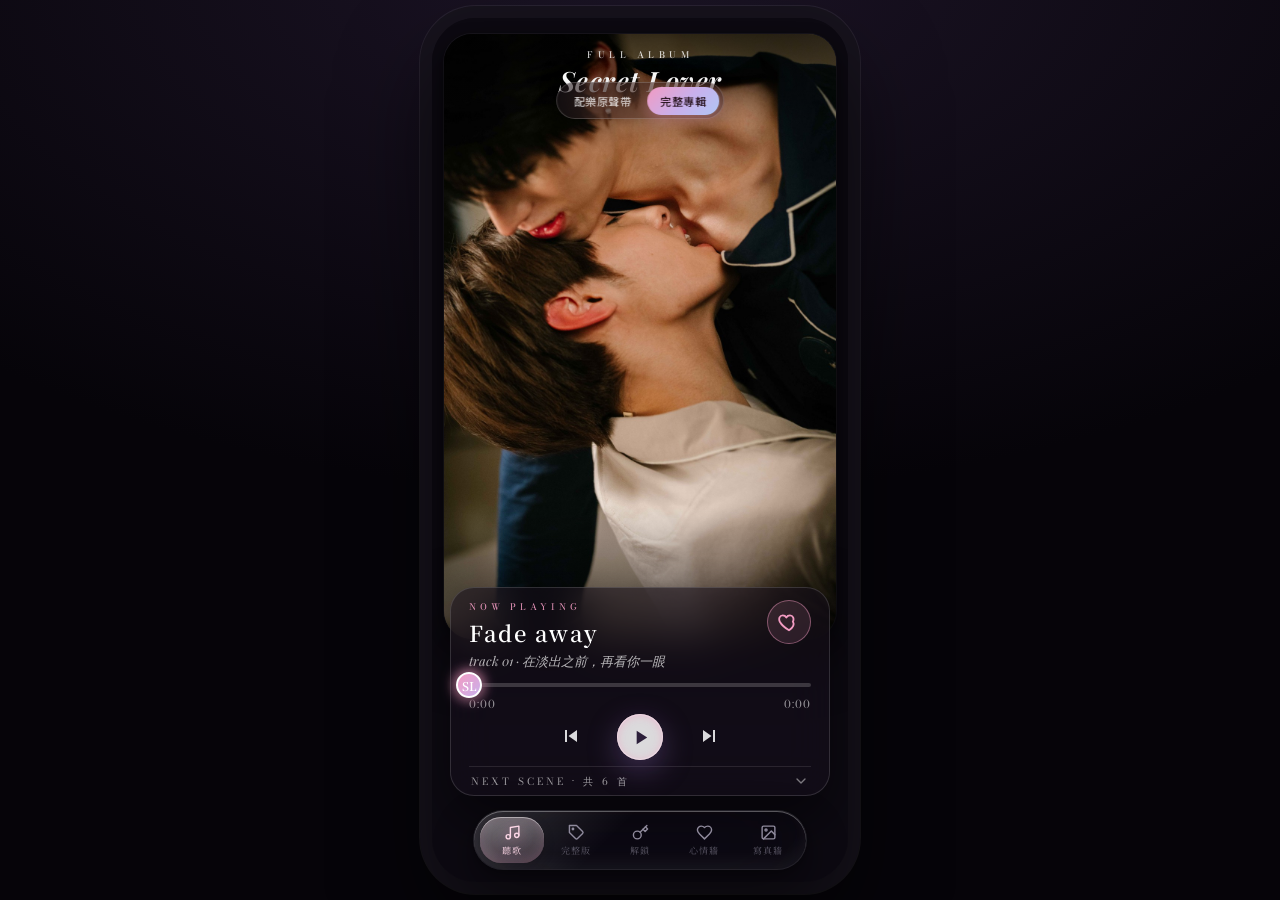
<file: full.html>
<!DOCTYPE html>
<html lang="zh-Hant">
<head>
<meta charset="utf-8">
<!-- iPhone 鐵則：viewport-fit=cover 必須有，安全區才會生效 -->
<meta name="viewport" content="width=device-width, initial-scale=1, viewport-fit=cover">
<!-- PWA / iPhone 加入主畫面 -->
<meta name="apple-mobile-web-app-capable" content="yes">
<meta name="mobile-web-app-capable" content="yes">
<meta name="apple-mobile-web-app-status-bar-style" content="black-translucent">
<!-- theme-color 由 app.js 依 ALBUM_CONFIG.theme.themeColor 覆寫 -->
<meta name="theme-color" content="#0d0a12">
<!-- 標題與 icon 由 app.js 從 config 填入 -->
<title>秘密關係 完整專輯 Secret Lover</title>
<link id="apple-touch-icon" rel="apple-touch-icon" href="full-cover.jpg">

<!-- 字體（想換字體就改這行 + styles.css 的 --font-* 變數） -->
<link rel="preconnect" href="https://fonts.googleapis.com">
<link rel="preconnect" href="https://fonts.gstatic.com" crossorigin>
<link href="https://fonts.googleapis.com/css2?family=Bodoni+Moda:ital,wght@0,400..900;1,400..900&family=Playfair+Display:ital,wght@0,400..900;1,400..900&family=Noto+Serif+TC:wght@400;600;700&family=Noto+Sans+TC:wght@400;500&display=swap" rel="stylesheet">

<style>
/* =====================================================================
 * ALBUM APP TEMPLATE — styles.css
 * =====================================================================
 * 不含專輯專屬資料。所有顏色透過 CSS 變數（由 app.js 從
 * ALBUM_CONFIG.theme 注入），換專輯不需要改這個檔案。
 *
 * iPhone 鐵則（來自實測，違反任何一條 iPhone Safari 就會壞）：
 *   1. 每個 backdrop-filter 都「同時」有 -webkit-backdrop-filter
 *   2. 安全區：env(safe-area-inset-top / bottom)
 *   3. 高度：100vh 後面補 100dvh
 *   4. viewport meta 必須有 viewport-fit=cover（在 index.html）
 * ===================================================================== */

:root {
  /* 預設值 = Secret Lover 主題；app.js 會用 ALBUM_CONFIG.theme 覆寫 */
  --bg: #0d0a12;
  --bg-top: #1c1426;
  --surface: rgba(22, 16, 28, .55);
  --primary: #f29bc2;
  --secondary: #c9b0ec;
  --accent: #afc7f6;
  --text: #ffffff;
  --muted: rgba(255, 255, 255, .62);
  /* app.js 會把 primary 換算成 r,g,b 填進來，供 rgba() 使用 */
  --primary-rgb: 242, 155, 194;
  --grad: linear-gradient(135deg, var(--primary), var(--secondary) 52%, var(--accent));
  --font-display: 'Playfair Display', serif;   /* 英文斜體大標 */
  --font-label: 'Bodoni Moda', serif;          /* 小型全大寫 label / 數字 */
  --font-serif-tc: 'Noto Serif TC', serif;     /* 中文標題 */
  --font-sans-tc: 'Noto Sans TC', sans-serif;  /* 中文內文 */
}

* { margin: 0; padding: 0; box-sizing: border-box; -webkit-tap-highlight-color: transparent; }

html, body {
  height: 100vh;
  height: 100dvh; /* iPhone：dvh 蓋掉 vh */
  overflow: hidden;
  background: var(--bg);
  color: var(--text);
  font-family: var(--font-sans-tc);
  -webkit-font-smoothing: antialiased;
}

/* ---- 舞台：手機滿版；桌機置中成手機比例 --------------------------- */
#stage {
  position: relative;
  width: 100%;
  height: 100vh;
  height: 100dvh;
  margin: 0 auto;
  overflow: hidden;
  background: var(--bg);
}
@media (min-width: 520px) {
  body { display: flex; align-items: center; justify-content: center;
         background: radial-gradient(130% 100% at 50% -5%, var(--bg-top), #060409 60%); }
  #stage { width: 416px; height: min(870px, 96vh); border-radius: 44px;
           box-shadow: 0 44px 90px rgba(0,0,0,.6), 0 0 0 12px #17131d, 0 0 0 13px rgba(255,255,255,.07); }
}

/* ---- 分頁 screen ---------------------------------------------------- */
.screen { position: absolute; inset: 0; display: none; overflow-y: auto;
          -webkit-overflow-scrolling: touch; }
.screen.active { display: block; }
.screen-sub { background: radial-gradient(120% 60% at 50% 0%, var(--bg-top), var(--bg) 70%);
              padding: 62px 0 calc(96px + env(safe-area-inset-bottom)); }

/* =====================================================================
 * PLAYER
 * =================================================================== */
#screen-player { background: var(--bg); }
.player-fold { height: 100%; min-height: 520px; display: flex; flex-direction: column; }

/* 封面：圓角長方形 + 上方留白（DESIGN LOCK：不要改成貼頂滿版） */
.cover-card {
  position: relative; flex: 1; min-height: 240px; overflow: hidden;
  margin: calc(16px + env(safe-area-inset-top)) 12px 0;
  border-radius: 28px;
  box-shadow: 0 22px 50px rgba(0,0,0,.58), 0 5px 16px rgba(0,0,0,.42), 0 0 0 1px rgba(255,255,255,.06);
}
.cover-card img, .cover-card video {
  position: absolute; inset: 0; width: 100%; height: 100%;
  object-fit: cover; object-position: center 42%;
  transform-origin: center 45%;
  animation: breathe 7s ease-in-out infinite;
  animation-play-state: paused; /* 播放時 app.js 切成 running（呼吸動畫） */
}
.cover-card.playing img, .cover-card.playing video { animation-play-state: running; }
/* 有設定 coverVideo 時，影片顯示、圖片當作影片載入前的 poster 用途隱藏 */
.cover-card video { display: none; }
.cover-card.has-video video { display: block; }
.cover-card.has-video img { display: none; }
.cover-shade {
  position: absolute; inset: 0;
  background: linear-gradient(180deg, rgba(0,0,0,.6) 0%, rgba(0,0,0,.33) 7%,
              transparent 15%, transparent 78%, rgba(0,0,0,.3) 91%, rgba(0,0,0,.51) 100%);
}
.cover-titles { position: absolute; top: 0; left: 0; right: 0; padding: 14px 24px 0;
                text-align: center; z-index: 2; }
.cover-eyebrow { font-family: var(--font-label); font-weight: 500; font-size: 9px;
                 letter-spacing: 4.5px; color: rgba(255,255,255,.85);
                 text-transform: uppercase; text-shadow: 0 1px 8px rgba(0,0,0,.5); }
.cover-title-en { font-family: var(--font-display); font-style: italic; font-weight: 600;
                  font-size: 28px; letter-spacing: .5px; line-height: 1; margin-top: 5px;
                  text-shadow: 0 3px 20px rgba(0,0,0,.6); }

/* Now Playing：毛玻璃卡片，往上疊在封面（DESIGN LOCK） */
.np-card {
  position: relative; z-index: 3;
  margin: -52px 18px calc(86px + env(safe-area-inset-bottom));
  padding: 12px 18px 4px;
  background: var(--surface);
  backdrop-filter: blur(22px);
  -webkit-backdrop-filter: blur(22px); /* iPhone 必要 */
  border: 1px solid rgba(255,255,255,.14);
  border-radius: 24px;
  box-shadow: 0 24px 60px rgba(0,0,0,.5);
}
.np-head { display: flex; justify-content: space-between; align-items: flex-start; }
.np-label { font-family: var(--font-label); font-size: 9px; letter-spacing: 4px;
            color: var(--primary); text-transform: uppercase; }
.np-title { font-family: var(--font-serif-tc); font-size: 22px; font-weight: 600;
            margin-top: 3px; letter-spacing: 1.5px;
            white-space: nowrap; overflow: hidden; text-overflow: ellipsis; }
.np-sub { font-family: var(--font-display); font-style: italic; font-size: 13px;
          color: rgba(255,255,255,.7); margin-top: 4px;
          white-space: nowrap; overflow: hidden; text-overflow: ellipsis; }
.np-actions { display: flex; gap: 8px; margin-left: 12px; flex: none; }
.icon-round {
  position: relative; width: 44px; height: 44px; border-radius: 50%;
  background: rgba(var(--primary-rgb), .12); border: 1px solid rgba(var(--primary-rgb), .45);
  display: flex; align-items: center; justify-content: center; cursor: pointer; color: var(--primary);
}
.icon-round:active { transform: scale(.92); }
.icon-round.liked svg { animation: bounce .5s ease; }

/* 進度條 */
.prog { position: relative; height: 4px; border-radius: 4px;
        background: rgba(255,255,255,.18); cursor: pointer; margin-top: 12px;
        touch-action: none; }
.prog-fill { position: absolute; left: 0; top: 0; height: 100%; border-radius: 4px;
             width: 0%; background: var(--grad); }
.prog-glow { position: absolute; top: 50%; left: 0%; transform: translate(-50%, -50%);
             width: 32px; height: 32px; border-radius: 50%;
             background: rgba(var(--primary-rgb), .9); filter: blur(7px); opacity: .34;
             pointer-events: none; }
.prog-glow.pulsing { animation: dotPulse 2.4s ease-in-out infinite; }
.prog-dot { position: absolute; top: 50%; left: 0%; transform: translate(-50%, -50%);
            width: 26px; height: 26px; border-radius: 50%; z-index: 1;
            background: var(--grad); border: 2px solid #fff;
            display: flex; align-items: center; justify-content: center;
            font-family: var(--font-serif-tc); font-size: 12px; font-weight: 600; color: #fff;
            box-shadow: 0 2px 10px rgba(0,0,0,.4), 0 0 12px rgba(var(--primary-rgb), .9); }
.prog-dot:empty { width: 14px; height: 14px; } /* 沒設定角色標籤時退回小圓點 */
.np-times { display: flex; justify-content: space-between; margin-top: 9px;
            font-family: var(--font-label); font-size: 11px; letter-spacing: 1px;
            color: rgba(255,255,255,.55); }

/* 控制鍵 */
.np-controls { display: flex; align-items: center; justify-content: center;
               gap: 28px; margin-top: 2px; }
.btn-ghost { background: none; border: none; cursor: pointer; padding: 6px;
             color: rgba(255,255,255,.85); }
.btn-ghost:active { transform: scale(.9); }
.btn-play {
  width: 46px; height: 46px; border-radius: 50%; border: none; cursor: pointer;
  background: rgba(255,255,255,.85);
  backdrop-filter: blur(4px);
  -webkit-backdrop-filter: blur(4px);
  display: flex; align-items: center; justify-content: center;
  box-shadow: 0 10px 30px rgba(120,90,160,.45),
              inset 0 1px 10px rgba(var(--primary-rgb), .55),
              inset 0 0 0 1px rgba(255,255,255,.55);
}
.btn-play:active { transform: scale(.94); }
.btn-play svg { fill: #2c1f3a; }

/* Next Scene（打開 Bottom Sheet） */
.np-next { display: flex; align-items: center; justify-content: space-between;
           border-top: 1px solid rgba(255,255,255,.10); margin-top: 6px;
           padding: 6px 2px 2px; cursor: pointer; }
.np-next span { font-family: var(--font-label); font-size: 10px; letter-spacing: 3px;
                color: rgba(255,255,255,.6); text-transform: uppercase; }

/* 曲目列表（fold 之下） */
.tracklist-block { background: var(--bg);
                   /* 依照《播放器設計系統－完整規格》：版面結構圖裡 NP 卡下面
                      直接就是浮動 nav，曲目清單是靠 Next Scene 打開 Bottom Sheet
                      看，不是在主畫面用負 margin 「偷跑」出來。這裡不做任何負值
                      上拉，避免跟 nav 佔用的區域打架。 */
                   margin-top: 0;
                   padding: 18px 16px calc(120px + env(safe-area-inset-bottom)); }
.tracklist-caption { font-family: var(--font-label); font-size: 10px; letter-spacing: 3px;
                     color: rgba(255,255,255,.5); text-transform: uppercase; padding: 0 12px 8px; }
.track-row { display: flex; align-items: center; gap: 13px; padding: 10px 12px;
             border-radius: 14px; cursor: pointer; }
.track-row:active { background: rgba(255,255,255,.05); }
.track-row.current { background: rgba(var(--primary-rgb), .10); }
.track-row.revealing { animation: reveal .5s ease both; }
.track-num { font-family: var(--font-label); font-size: 13px; width: 24px;
             text-align: center; color: #9a93a8; flex: none; }
.track-name { flex: 1; min-width: 0; font-family: var(--font-serif-tc); font-size: 16px;
              color: rgba(255,255,255,.82);
              white-space: nowrap; overflow: hidden; text-overflow: ellipsis; }
.track-row.current .track-num { color: var(--primary); }
.track-row.current .track-name { color: #fff; }
.track-row.locked .track-num { color: #5f5870; }
.track-row.locked .track-name { color: #7a7388; font-style: italic; letter-spacing: 1px; }
.track-dl { display: flex; align-items: center; justify-content: center;
            width: 34px; height: 34px; flex: none; border: none; border-radius: 10px;
            background: rgba(var(--primary-rgb), .12); cursor: pointer; color: var(--primary); }

/* =====================================================================
 * BOTTOM SHEET（曲目表：可滑動、iOS 拖曳把手關閉）
 * =================================================================== */
#sheet-backdrop { position: absolute; inset: 0; z-index: 60;
                  background: rgba(8,6,12,.55); animation: fadeIn .25s ease; }
#sheet {
  position: absolute; left: 0; right: 0; bottom: 0; z-index: 61; height: 84%;
  background: linear-gradient(180deg, var(--bg-top), var(--bg));
  border-radius: 26px 26px 0 0;
  border-top: 1px solid rgba(255,255,255,.12);
  display: flex; flex-direction: column;
  animation: slideUp .32s cubic-bezier(.22,.9,.3,1);
  touch-action: none; /* 拖曳關閉時避免頁面捲動打架 */
  will-change: transform;
}
#sheet.dragging { animation: none; transition: none; }
#sheet.snapping { transition: transform .28s cubic-bezier(.22,.9,.3,1); }
.sheet-grabber { width: 44px; height: 5px; border-radius: 3px;
                 background: rgba(255,255,255,.28); margin: 10px auto 0; flex: none; }
.sheet-head { padding: 8px 24px; display: flex; align-items: center;
              justify-content: space-between; flex: none; }
.sheet-eyebrow { font-family: var(--font-label); font-size: 10px; letter-spacing: 4px;
                 color: var(--primary); text-transform: uppercase; }
.sheet-title { font-family: var(--font-serif-tc); font-size: 15px; margin-top: 4px;
               letter-spacing: 2px; }
.sheet-close { width: 34px; height: 34px; border-radius: 50%;
               background: rgba(255,255,255,.08); border: none; color: #fff;
               cursor: pointer; display: flex; align-items: center; justify-content: center; }
.sheet-list { flex: 1; overflow-y: auto; -webkit-overflow-scrolling: touch;
              padding: 6px 14px calc(30px + env(safe-area-inset-bottom));
              touch-action: pan-y; }
.sheet-list .track-row { padding: 13px 14px; }

/* =====================================================================
 * LYRICS OVERLAY
 * =================================================================== */
#lyrics-overlay { position: absolute; inset: 0; z-index: 65;
                  background: rgba(10,7,14,.92);
                  backdrop-filter: blur(18px);
                  -webkit-backdrop-filter: blur(18px);
                  display: flex; flex-direction: column; animation: fadeIn .25s ease; }
.lyrics-head { flex: none; padding: calc(20px + env(safe-area-inset-top)) 24px 10px;
               display: flex; align-items: flex-start; justify-content: space-between; }
.lyrics-body { flex: 1; overflow-y: auto; -webkit-overflow-scrolling: touch;
               padding: 8px 30px calc(60px + env(safe-area-inset-bottom));
               font-family: var(--font-serif-tc); font-size: 16px; line-height: 2.2;
               color: rgba(255,255,255,.86); white-space: pre-wrap; text-align: center;
               letter-spacing: 1px; }
.lyrics-empty { color: var(--muted); font-size: 13px; padding-top: 60px; text-align: center; }

/* =====================================================================
 * PURCHASE（付費解鎖頁）
 * =================================================================== */
.page-titles { text-align: center; padding: 0 28px; }
.page-title-en { font-family: var(--font-display); font-style: italic; font-size: 27px; }
.page-title-tc { font-family: var(--font-serif-tc); font-size: 16px;
                 color: rgba(255,255,255,.85); letter-spacing: 2px; margin-top: 8px; }
.page-note { font-size: 12.5px; color: rgba(255,255,255,.5); margin-top: 12px; line-height: 1.75; }

.plans { padding: 28px 22px 0; display: flex; flex-direction: column; gap: 18px; }
.plan { position: relative; border-radius: 22px; padding: 24px 22px; cursor: pointer;
        background: rgba(255,255,255,.04); border: 1.5px solid rgba(255,255,255,.12); }
.plan.deluxe { background: rgba(var(--primary-rgb), .07);
               border-color: rgba(var(--primary-rgb), .45); }
.plan.selected { border-color: var(--primary); }
.plan-badge { position: absolute; top: -11px; right: 18px; background: var(--grad);
              color: #fff; font-family: var(--font-label); font-size: 10px;
              padding: 5px 12px; border-radius: 20px; letter-spacing: 2px; }
.plan-name { font-family: var(--font-serif-tc); font-size: 15px; letter-spacing: 1px; }
.plan-price { font-family: var(--font-label); font-size: 30px; font-weight: 700; margin-top: 4px; }
.plan-features { margin-top: 16px; display: flex; flex-direction: column; gap: 10px; }
.plan-feature { display: flex; gap: 9px; font-size: 12.5px; color: rgba(255,255,255,.7);
                align-items: center; }
.plan-feature svg { flex: none; stroke: var(--primary); }

.cta-block { padding: 18px 24px 0; }
.btn-primary { display: block; width: 100%; text-align: center; padding: 15px;
               border-radius: 16px; background: var(--grad); color: #fff; border: none;
               font-family: var(--font-serif-tc); font-size: 14px; letter-spacing: 2px;
               cursor: pointer; font-weight: 600; }
.btn-primary:active { transform: scale(.98); }
.btn-outline { display: block; width: 100%; text-align: center; padding: 14px;
               margin-top: 11px; border-radius: 16px; background: none; color: var(--primary);
               border: 1.5px solid rgba(var(--primary-rgb), .5);
               font-family: var(--font-serif-tc); font-size: 13px; letter-spacing: 2px;
               cursor: pointer; }

/* =====================================================================
 * UNLOCK（兌換頁）
 * =================================================================== */
.unlock-lock-badge { width: 62px; height: 62px; border-radius: 50%;
                     background: rgba(var(--primary-rgb), .14);
                     border: 1px solid rgba(var(--primary-rgb), .4);
                     display: flex; align-items: center; justify-content: center;
                     margin: 0 auto 16px; color: var(--primary); }
.form-block { padding: 22px 28px 0; }
.form-label { font-family: var(--font-label); font-size: 11px; font-weight: 600;
              color: rgba(255,255,255,.5); letter-spacing: 3px; }
.form-input { width: 100%; margin: 9px 0 18px; padding: 15px; border-radius: 16px;
              border: 1.5px solid rgba(255,255,255,.14); background: rgba(255,255,255,.05);
              font-size: 14px; color: #fff; outline: none; font-family: var(--font-serif-tc); }
.form-input:focus { border-color: rgba(var(--primary-rgb), .6); }
.form-hint { text-align: center; font-size: 12px; color: rgba(255,255,255,.5); margin-top: 22px;
             cursor: pointer; }
.form-hint b { color: var(--primary); font-weight: 500; }

.unlocked-card { border-radius: 22px; background: rgba(var(--primary-rgb), .08);
                 border: 1px solid rgba(var(--primary-rgb), .3);
                 padding: 28px 22px; text-align: center; margin: 26px 24px 0; }
.unlocked-check { width: 58px; height: 58px; border-radius: 50%; background: var(--grad);
                  display: flex; align-items: center; justify-content: center; margin: 0 auto 16px; }
.unlocked-eyebrow { font-family: var(--font-label); font-size: 11px; color: var(--primary);
                    letter-spacing: 3px; }
.unlocked-title { font-family: var(--font-serif-tc); font-size: 17px; margin-top: 8px;
                  letter-spacing: 1px; }
.unlocked-actions { display: flex; gap: 10px; margin-top: 20px; justify-content: center;
                    flex-wrap: wrap; }
.btn-chip { display: flex; align-items: center; gap: 7px; padding: 13px 22px;
            border-radius: 14px; background: rgba(255,255,255,.08); color: #fff;
            border: 1px solid rgba(255,255,255,.16); font-family: var(--font-serif-tc);
            font-size: 13px; letter-spacing: 1.5px; cursor: pointer; text-decoration: none; }
.btn-chip.grad { background: var(--grad); border: none; }
.unlocked-note { font-size: 11px; color: rgba(255,255,255,.38); margin-top: 13px;
                 letter-spacing: .5px; }
.unlocked-reset { font-size: 11px; color: rgba(255,255,255,.28); margin-top: 16px;
                  letter-spacing: .5px; cursor: pointer; text-decoration: underline;
                  text-underline-offset: 3px; }

/* =====================================================================
 * MOOD WALL（粉絲心情牆）
 * =================================================================== */
.mood-count { text-align: center; font-size: 12px; color: rgba(255,255,255,.5);
              letter-spacing: .5px; padding: 18px 28px 4px; }
.mood-count b { color: var(--primary); font-weight: 600; font-family: var(--font-label); }
.mood-form { margin: 10px 20px 0; padding: 18px 17px; border-radius: 22px;
             background: rgba(255,255,255,.05);
             backdrop-filter: blur(10px);
             -webkit-backdrop-filter: blur(10px);
             border: 1px solid rgba(var(--primary-rgb), .22);
             box-shadow: 0 12px 30px rgba(0,0,0,.3); }
.mood-form .form-input { margin: 0; padding: 12px 14px; border-radius: 14px; font-size: 13.5px; }
.mood-tags { display: flex; flex-wrap: wrap; gap: 8px; margin: 14px 0 4px; }
.mood-tag { padding: 7px 14px; border-radius: 20px; font-size: 12px;
            font-family: var(--font-serif-tc); cursor: pointer;
            background: rgba(255,255,255,.05); color: rgba(255,255,255,.6);
            border: 1px solid rgba(255,255,255,.16); }
.mood-tag.selected { background: var(--grad); color: #fff; border-color: transparent;
                     box-shadow: 0 5px 14px rgba(var(--primary-rgb), .3); }
.mood-textarea { width: 100%; min-height: 74px; resize: none; margin-top: 12px;
                 padding: 13px 15px; border-radius: 14px;
                 border: 1.5px solid rgba(255,255,255,.14); background: rgba(255,255,255,.05);
                 font-size: 13.5px; line-height: 1.6; color: #fff; outline: none;
                 font-family: var(--font-serif-tc); }
.mood-chars { text-align: right; font-family: var(--font-label); font-size: 11px;
              color: rgba(255,255,255,.4); margin-top: 6px; }
.mood-err { color: var(--primary); font-size: 11.5px; text-align: center; margin-top: 4px; }
.mood-submit { margin-top: 10px; border-radius: 22px; }
.mood-notes { padding: 20px 20px 0; }
.mood-note { background: rgba(255,255,255,.04);
             backdrop-filter: blur(8px);
             -webkit-backdrop-filter: blur(8px);
             border: 1px solid rgba(255,255,255,.08); border-radius: 18px;
             padding: 15px 17px; margin-bottom: 12px; }
.mood-note.new { animation: reveal .5s ease both; }
.mood-note-head { display: flex; align-items: center; gap: 9px; margin-bottom: 9px; }
.mood-note-name { font-family: var(--font-serif-tc); font-size: 13px; font-weight: 600;
                  color: #e6def0; }
.mood-note-tag { font-size: 10.5px; color: var(--primary);
                 background: rgba(var(--primary-rgb), .14); padding: 3px 10px;
                 border-radius: 14px; letter-spacing: .5px; white-space: nowrap; }
.mood-note-text { font-family: var(--font-serif-tc); font-size: 13.5px; line-height: 1.7;
                  color: rgba(255,255,255,.85); }
.mood-note-time { font-family: var(--font-label); font-size: 10.5px;
                  color: rgba(255,255,255,.35); margin-top: 9px; letter-spacing: .5px; }

/* =====================================================================
 * GALLERY（寫真牆：橫向滑動相簿，scroll-snap 一次一張）
 * =================================================================== */
.gallery-scroll {
  display: flex; gap: 14px; margin-top: 22px; padding: 4px 28px 8px;
  overflow-x: auto; scroll-snap-type: x mandatory; -webkit-overflow-scrolling: touch;
  scrollbar-width: none;
}
.gallery-scroll::-webkit-scrollbar { display: none; }
.gallery-slide {
  position: relative; flex: 0 0 78%; scroll-snap-align: center;
  aspect-ratio: 3 / 4.4; border-radius: 24px; overflow: hidden;
  box-shadow: 0 18px 40px rgba(0,0,0,.5), 0 4px 14px rgba(0,0,0,.35),
              0 0 0 1px rgba(255,255,255,.06);
}
.gallery-slide img {
  position: absolute; inset: 0; width: 100%; height: 100%;
  object-fit: cover; object-position: center 30%;
}
.gallery-slide .gallery-shade {
  position: absolute; inset: 0;
  background: linear-gradient(180deg, transparent 60%, rgba(0,0,0,.55) 100%);
}
.gallery-slide .gallery-caption {
  position: absolute; left: 16px; right: 16px; bottom: 14px;
  font-family: var(--font-serif-tc); font-size: 12.5px; letter-spacing: .5px;
  color: rgba(255,255,255,.9);
}
.gallery-dots { display: flex; justify-content: center; gap: 7px; margin-top: 16px; }
.gallery-dot { width: 6px; height: 6px; border-radius: 50%;
               background: rgba(255,255,255,.25); transition: background .25s ease, transform .25s ease; }
.gallery-dot.active { background: var(--primary); transform: scale(1.3); }

/* =====================================================================
 * FLOATING ISLAND BOTTOM NAV（DESIGN LOCK：浮動島狀 pill）
 * =================================================================== */
#nav-wrap { position: absolute; left: 0; right: 0;
            bottom: calc(12px + env(safe-area-inset-bottom)); /* 避開 home indicator */
            z-index: 70; display: flex; justify-content: center; pointer-events: none; }
#nav { position: relative; display: flex; padding: 6px; border-radius: 30px;
       background: rgba(18,18,22,.16);
       backdrop-filter: blur(44px) saturate(1.7);
       -webkit-backdrop-filter: blur(44px) saturate(1.7); /* iPhone 必要 */
       border: 1px solid rgba(255,255,255,.1);
       box-shadow: 0 16px 42px rgba(0,0,0,.44), 0 2px 8px rgba(0,0,0,.26),
                   inset 0 1px 0 rgba(255,255,255,.32), inset 0 -8px 16px rgba(255,255,255,.05);
       pointer-events: auto; }
#nav::before { content: ""; position: absolute; inset: 0; border-radius: 30px;
               background: linear-gradient(135deg, rgba(255,255,255,.16), transparent 42%);
               pointer-events: none; }
#nav-ind { position: absolute; top: 6px; left: 6px; width: 64px;
           height: calc(100% - 12px); border-radius: 21px;
           transform: translateX(0);
           transition: transform .46s cubic-bezier(.34,1.32,.42,1);
           background: linear-gradient(180deg, rgba(255,255,255,.26), rgba(var(--primary-rgb), .12));
           box-shadow: inset 0 1px 0 rgba(255,255,255,.45),
                       inset 0 0 12px rgba(var(--primary-rgb), .18),
                       inset 0 -6px 12px rgba(255,255,255,.06), 0 4px 12px rgba(0,0,0,.16);
           backdrop-filter: blur(6px);
           -webkit-backdrop-filter: blur(6px);
           pointer-events: none; }
.navbtn { position: relative; z-index: 1; width: 64px; padding: 7px 0 6px;
          border: none; background: none; cursor: pointer;
          display: flex; flex-direction: column; align-items: center; gap: 3px;
          font-family: var(--font-serif-tc); font-size: 9px; letter-spacing: 1.2px;
          color: #8f8a9c; transition: color .3s ease, transform .18s ease; }
.navbtn:active { transform: scale(.92); }
.navbtn .navico { display: flex; transition: filter .35s ease; }
.navbtn .navlbl { opacity: .62; transition: opacity .3s ease; }
.navbtn.active { color: #fbd6e6; }
.navbtn.active .navico { filter: drop-shadow(0 0 7px rgba(var(--primary-rgb), .6)); }
.navbtn.active .navlbl { opacity: 1; }
.navbtn.pop .navico { animation: tabPop .26s cubic-bezier(.34,1.3,.4,1); }

/* =====================================================================
 * TOAST / 動畫特效
 * =================================================================== */
#toast { position: absolute; left: 50%; bottom: calc(96px + env(safe-area-inset-bottom));
         z-index: 100; transform: translateX(-50%);
         background: rgba(20,15,26,.96); border: 1px solid rgba(var(--primary-rgb), .4);
         color: #fff; padding: 10px 20px; border-radius: 22px; font-size: 12.5px;
         font-family: var(--font-serif-tc); white-space: nowrap; max-width: 84%;
         overflow: hidden; text-overflow: ellipsis; text-align: center;
         box-shadow: 0 8px 24px rgba(0,0,0,.5);
         opacity: 0; pointer-events: none; transition: opacity .25s ease; }
#toast.show { opacity: 1; }

#fx-layer { position: absolute; inset: 0; z-index: 80; pointer-events: none; overflow: hidden; }
.fx-heart { position: absolute; }
.fx-glow { position: absolute; width: 150px; height: 150px; border-radius: 50%;
           background: radial-gradient(circle, rgba(var(--primary-rgb), .55),
                       rgba(var(--primary-rgb), .22) 55%, transparent 72%);
           transform: translate(-50%, -50%); animation: glowFade 1.1s ease-out both; }
.fx-ring { position: absolute; width: 64px; height: 64px; border-radius: 50%;
           border: 1.5px solid rgba(var(--primary-rgb), .8);
           transform: translate(-50%, -50%);
           animation: ringPulse .9s cubic-bezier(.2,.7,.3,1) both; }
.fx-bloom { position: absolute; transform: translate(-50%, -50%);
            filter: drop-shadow(0 4px 14px rgba(var(--primary-rgb), .6));
            animation: bloomHeart 1s cubic-bezier(.3,1.3,.5,1) both; }
#unlock-fx { position: absolute; inset: 0; z-index: 90; pointer-events: none;
             background: radial-gradient(60% 50% at 50% 45%,
                         rgba(var(--primary-rgb), .55), rgba(var(--primary-rgb), .3) 45%,
                         transparent 72%);
             animation: burstGlow 1.8s ease-out forwards; }
#unlock-fx .fx-ring2 { position: absolute; left: 50%; top: 42%;
                       transform: translate(-50%, -50%); width: 120px; height: 120px;
                       border-radius: 50%; border: 2px solid rgba(var(--primary-rgb), .7);
                       animation: ring 1.4s ease-out forwards; }
.fx-float { position: absolute; bottom: 35%; animation: floatUp 1.2s ease-out both; }

.hidden { display: none !important; }

/* ---- keyframes ------------------------------------------------------ */
@keyframes breathe   { 0%,100% { transform: scale(1); } 50% { transform: scale(1.05); } }
@keyframes reveal    { 0% { opacity: 0; transform: translateY(12px); } 100% { opacity: 1; transform: none; } }
@keyframes fadeIn    { from { opacity: 0; } to { opacity: 1; } }
@keyframes slideUp   { from { transform: translateY(100%); } to { transform: none; } }
@keyframes bounce    { 0% { transform: scale(1); } 30% { transform: scale(1.2); } 55% { transform: scale(.95); } 100% { transform: scale(1); } }
@keyframes tabPop    { 0% { transform: scale(1); } 32% { transform: scale(.9); } 66% { transform: scale(1.07); } 100% { transform: scale(1); } }
@keyframes dotPulse  { 0%,100% { opacity: .3; transform: translate(-50%,-50%) scale(.8); } 50% { opacity: .78; transform: translate(-50%,-50%) scale(1.25); } }
@keyframes ring      { 0% { transform: translate(-50%,-50%) scale(.6); opacity: .7; } 100% { transform: translate(-50%,-50%) scale(2.4); opacity: 0; } }
@keyframes ringPulse { 0% { opacity: .7; transform: translate(-50%,-50%) scale(.35); } 100% { opacity: 0; transform: translate(-50%,-50%) scale(2.8); } }
@keyframes glowFade  { 0% { opacity: 0; transform: translate(-50%,-50%) scale(.5); } 28% { opacity: 1; transform: translate(-50%,-50%) scale(1); } 100% { opacity: 0; transform: translate(-50%,-50%) scale(1.6); } }
@keyframes bloomHeart{ 0% { opacity: 0; transform: translate(-50%,-50%) scale(.25); } 32% { opacity: 1; transform: translate(-50%,-50%) scale(1.18); } 48% { transform: translate(-50%,-50%) scale(1); } 100% { opacity: 0; transform: translate(-50%,-50%) scale(.9) translateY(-30px); } }
@keyframes burstGlow { 0% { opacity: 0; } 25% { opacity: 1; } 100% { opacity: 0; } }
@keyframes floatUp   { 0% { opacity: 0; transform: translateY(0) scale(.5); } 12% { opacity: 1; } 100% { opacity: 0; transform: translateY(-220px) scale(1.15); } }
@keyframes floatHeart{ 0% { opacity: 0; transform: translate(-50%,-50%) scale(.2) rotate(0); }
                       18% { opacity: .95; transform: translate(-50%,-50%) scale(var(--s)) rotate(0); }
                       100% { opacity: 0; transform: translate(calc(-50% + var(--dx)), calc(-50% - var(--rise))) scale(var(--s)) rotate(var(--r2)); } }
@keyframes heartbeat { 0%,100% { transform: scale(1); } 30% { transform: scale(1.22); } 55% { transform: scale(1); } }

</style>
</head>
<body>
<div id="stage">

  <!-- ================= PLAYER（聽歌）================= -->
  <section id="screen-player" class="screen active">
    <div class="player-fold">

      <!-- 封面（換圖：album-config.js → coverImage） -->
      <div class="cover-card" id="cover-card">
        <img id="cover-img" src="" alt="">
        <video id="cover-video" autoplay muted loop playsinline webkit-playsinline></video>
        <div class="cover-shade"></div>
        <div class="cover-titles">
          <div class="cover-eyebrow" id="cover-eyebrow"></div>
          <div class="cover-title-en" id="cover-title-en"></div>
        </div>
      </div>

      <!-- Now Playing 毛玻璃卡片 -->
      <div class="np-card">
        <div class="np-head">
          <div style="flex:1;min-width:0">
            <div class="np-label" id="np-label"></div>
            <div class="np-title" id="np-title">—</div>
            <div class="np-sub" id="np-sub"></div>
          </div>
          <div class="np-actions">
            <!-- 歌詞按鈕（這首歌沒歌詞時 app.js 會自動隱藏） -->
            <button class="icon-round" id="btn-lyrics" title="歌詞">
              <svg width="20" height="20" viewBox="0 0 24 24" fill="none" stroke="currentColor" stroke-width="2" stroke-linecap="round" stroke-linejoin="round"><path d="M12 20h9"/><path d="M4 20h2"/><path d="M4 4h16"/><path d="M4 12h10"/></svg>
            </button>
            <!-- 心動收藏 -->
            <button class="icon-round" id="btn-heart" title="收藏這一刻">
              <svg width="22" height="22" viewBox="0 0 24 24" fill="none" stroke="currentColor" stroke-width="2" stroke-linejoin="round"><path d="M12 21s-7.5-4.6-10-9.3C.3 8.3 1.9 4.8 5.2 4.8c2 0 3.3 1.2 3.9 2.2.6-1 1.9-2.2 3.9-2.2 3.3 0 4.9 3.5 3.2 6.9C19.5 16.4 12 21 12 21z"/></svg>
            </button>
          </div>
        </div>

        <!-- 進度條（可點、可拖曳） -->
        <div class="prog" id="prog">
          <div class="prog-fill" id="prog-fill"></div>
          <div class="prog-glow" id="prog-glow"></div>
          <div class="prog-dot" id="prog-dot"></div>
        </div>
        <div class="np-times"><span id="t-cur">0:00</span><span id="t-dur">0:00</span></div>

        <!-- 控制鍵 -->
        <div class="np-controls">
          <button class="btn-ghost" id="btn-prev" title="上一首">
            <svg width="24" height="24" viewBox="0 0 24 24" fill="currentColor"><path d="M6 6h2v12H6zm3.5 6 8.5 6V6z"/></svg>
          </button>
          <button class="btn-play" id="btn-play" title="播放 / 暫停">
            <svg width="23" height="23" viewBox="0 0 24 24"><path id="play-icon-path" d="M8 5v14l11-7z"/></svg>
          </button>
          <button class="btn-ghost" id="btn-next" title="下一首">
            <svg width="24" height="24" viewBox="0 0 24 24" fill="currentColor"><path d="M6 18l8.5-6L6 6v12zM16 6v12h2V6h-2z"/></svg>
          </button>
        </div>

        <!-- Next Scene → 打開 Bottom Sheet 曲目表 -->
        <div class="np-next" id="btn-open-sheet">
          <span id="next-scene-label"></span>
          <svg width="16" height="16" viewBox="0 0 24 24" fill="none" stroke="rgba(255,255,255,.45)" stroke-width="2" stroke-linecap="round" stroke-linejoin="round"><polyline points="6 9 12 15 18 9"/></svg>
        </div>
      </div>
    </div>

    <!-- 完整曲目列表（fold 之下，與 OST 相同） -->
    <div class="tracklist-block">
      <div class="tracklist-caption" id="tracklist-caption"></div>
      <div id="tracklist"></div>
    </div>
  </section>

  <!-- ================= PURCHASE（付費解鎖）================= -->
  <section id="screen-purchase" class="screen screen-sub">
    <div class="page-titles">
      <div class="page-title-en" id="purchase-title-en"></div>
      <div class="page-title-tc" id="purchase-title-tc"></div>
      <div class="page-note" id="purchase-note"></div>
    </div>
    <!-- 方案卡（app.js 依 config.payment 產生） -->
    <div class="plans" id="plans"></div>
    <div class="cta-block">
      <button class="btn-primary" id="btn-checkout"></button>
      <button class="btn-outline" id="btn-goto-unlock">已經購買？輸入兌換碼</button>
    </div>
  </section>

  <!-- ================= UNLOCK（秘密 · 兌換）================= -->
  <section id="screen-unlock" class="screen screen-sub">
    <div class="page-titles">
      <div class="page-title-en" id="unlock-title-en"></div>
      <div class="page-title-tc" id="unlock-subtitle" style="font-size:14px;color:rgba(255,255,255,.6);letter-spacing:3px"></div>
    </div>

    <!-- 未解鎖：email + code 表單 -->
    <div id="unlock-form-view">
      <div style="text-align:center;padding:26px 28px 0">
        <div class="unlock-lock-badge">
          <svg width="26" height="26" viewBox="0 0 24 24" fill="none" stroke="currentColor" stroke-width="2" stroke-linecap="round" stroke-linejoin="round"><rect x="3" y="11" width="18" height="11" rx="2"/><path d="M7 11V7a5 5 0 0 1 9.9-1"/></svg>
        </div>
        <div class="page-note" style="margin-top:0;padding:0 10px">購買後兌換碼會寄到信箱，請用「購買時的 email」解鎖完整專輯</div>
      </div>
      <div class="form-block">
        <label class="form-label" for="in-email">EMAIL</label>
        <input class="form-input" id="in-email" type="email" placeholder="you@example.com" autocomplete="email">
        <label class="form-label" for="in-code">兌換碼 · CODE</label>
        <input class="form-input" id="in-code" type="text" placeholder="" autocomplete="off" style="margin-bottom:22px">
        <button class="btn-primary" id="btn-redeem">解鎖</button>
        <div class="form-hint" id="btn-goto-purchase">還沒購買？<b>看方案 →</b></div>
      </div>
    </div>

    <!-- 已解鎖 -->
    <div id="unlock-done-view" class="hidden">
      <div class="unlocked-card">
        <div class="unlocked-check">
          <svg width="26" height="26" viewBox="0 0 24 24" fill="none" stroke="#fff" stroke-width="2.4" stroke-linecap="round" stroke-linejoin="round"><polyline points="20 6 9 17 4 12"/></svg>
        </div>
        <div class="unlocked-eyebrow">FULL ALBUM UNLOCKED</div>
        <div class="unlocked-title" id="unlocked-title"></div>
        <div class="page-note" id="unlocked-desc" style="margin-top:8px"></div>
        <div class="unlocked-actions">
          <button class="btn-chip" id="btn-goto-player">前往聽歌 →</button>
          <a class="btn-chip grad hidden" id="btn-wav" target="_blank" rel="noopener">
            <svg width="15" height="15" viewBox="0 0 24 24" fill="none" stroke="#fff" stroke-width="2.2" stroke-linecap="round" stroke-linejoin="round"><path d="M21 15v4a2 2 0 0 1-2 2H5a2 2 0 0 1-2-2v-4"/><polyline points="7 10 12 15 17 10"/><line x1="12" y1="15" x2="12" y2="3"/></svg>
            下載 WAV 無損 ↗
          </a>
        </div>
        <div class="unlocked-note" id="unlocked-plan-note"></div>
        <div class="unlocked-reset" id="btn-reset-unlock">重設解鎖（測試用）</div>
      </div>
    </div>
  </section>

  <!-- ================= MOOD WALL（心情牆）================= -->
  <section id="screen-mood" class="screen screen-sub">
    <div class="page-titles">
      <div style="font-family:var(--font-label);font-weight:700;font-size:23px;letter-spacing:3px" id="mood-heading"></div>
      <div class="page-title-tc" id="mood-subheading" style="font-size:13px;color:rgba(255,255,255,.65);margin-top:12px;letter-spacing:1px;line-height:1.7"></div>
      <div style="font-family:var(--font-label);font-size:10px;letter-spacing:3px;color:var(--primary);margin-top:7px;text-transform:uppercase" id="mood-eyebrow"></div>
    </div>
    <div class="mood-count">今晚有 <b id="mood-count">0</b> 個人，把秘密留在這裡。</div>
    <div class="mood-form">
      <input class="form-input" id="mood-name" type="text" placeholder="你的暱稱" maxlength="16" autocomplete="off">
      <div class="mood-tags" id="mood-tags"></div>
      <textarea class="mood-textarea" id="mood-text" maxlength="80" placeholder="現在聽這首歌，你想留下什麼心情？"></textarea>
      <div class="mood-chars"><span id="mood-chars">0</span> / 80</div>
      <div class="mood-err hidden" id="mood-err">先寫下一點心情吧。</div>
      <button class="btn-primary mood-submit" id="btn-mood-submit">留下心情</button>
    </div>
    <div class="mood-notes" id="mood-notes"></div>
  </section>

  <!-- ================= GALLERY（寫真牆，滑動相簿）================= -->
  <section id="screen-gallery" class="screen screen-sub">
    <div class="page-titles">
      <div style="font-family:var(--font-label);font-weight:700;font-size:23px;letter-spacing:3px" id="gallery-heading">GALLERY</div>
      <div class="page-title-tc" id="gallery-subheading" style="font-size:13px;color:rgba(255,255,255,.65);margin-top:12px;letter-spacing:1px;line-height:1.7"></div>
    </div>
    <div class="gallery-scroll" id="gallery-scroll"></div>
    <div class="gallery-dots" id="gallery-dots"></div>
  </section>

  <!-- ================= BOTTOM SHEET（曲目表，可拖曳關閉）================= -->
  <div id="sheet-backdrop" class="hidden"></div>
  <div id="sheet" class="hidden">
    <div class="sheet-grabber" id="sheet-grabber"></div>
    <div class="sheet-head">
      <div>
        <div class="sheet-eyebrow">Track List</div>
        <div class="sheet-title" id="sheet-title"></div>
      </div>
      <button class="sheet-close" id="btn-close-sheet">
        <svg width="18" height="18" viewBox="0 0 24 24" fill="none" stroke="currentColor" stroke-width="2" stroke-linecap="round"><line x1="6" y1="6" x2="18" y2="18"/><line x1="18" y1="6" x2="6" y2="18"/></svg>
      </button>
    </div>
    <div class="sheet-list" id="sheet-list"></div>
  </div>

  <!-- ================= LYRICS OVERLAY ================= -->
  <div id="lyrics-overlay" class="hidden">
    <div class="lyrics-head">
      <div>
        <div class="sheet-eyebrow" id="lyrics-eyebrow">Lyrics</div>
        <div class="sheet-title" id="lyrics-title"></div>
      </div>
      <button class="sheet-close" id="btn-close-lyrics">
        <svg width="18" height="18" viewBox="0 0 24 24" fill="none" stroke="currentColor" stroke-width="2" stroke-linecap="round"><line x1="6" y1="6" x2="18" y2="18"/><line x1="18" y1="6" x2="6" y2="18"/></svg>
      </button>
    </div>
    <div class="lyrics-body" id="lyrics-body"></div>
  </div>

  <!-- ================= FLOATING ISLAND NAV ================= -->
  <nav id="nav-wrap">
    <div id="nav">
      <div id="nav-ind"></div>
      <button class="navbtn active" data-screen="player">
        <span class="navico"><svg width="17" height="17" viewBox="0 0 24 24" fill="none" stroke="currentColor" stroke-width="2" stroke-linecap="round" stroke-linejoin="round"><path d="M9 18V5l12-2v13"/><circle cx="6" cy="18" r="3"/><circle cx="18" cy="16" r="3"/></svg></span>
        <span class="navlbl"></span>
      </button>
      <button class="navbtn" data-screen="purchase">
        <span class="navico"><svg width="17" height="17" viewBox="0 0 24 24" fill="none" stroke="currentColor" stroke-width="2" stroke-linecap="round" stroke-linejoin="round"><path d="M20.59 13.41 13.42 20.6a2 2 0 0 1-2.83 0L2 12V2h10l8.59 8.59a2 2 0 0 1 0 2.82Z"/><circle cx="7" cy="7" r="1"/></svg></span>
        <span class="navlbl"></span>
      </button>
      <button class="navbtn" data-screen="unlock">
        <span class="navico"><svg width="17" height="17" viewBox="0 0 24 24" fill="none" stroke="currentColor" stroke-width="2" stroke-linecap="round" stroke-linejoin="round"><circle cx="7.5" cy="15.5" r="5.5"/><path d="m21 2-9.6 9.6"/><path d="m15.5 7.5 3 3L22 7l-3-3"/></svg></span>
        <span class="navlbl"></span>
      </button>
      <button class="navbtn" data-screen="mood">
        <span class="navico"><svg width="17" height="17" viewBox="0 0 24 24" fill="none" stroke="currentColor" stroke-width="2" stroke-linecap="round" stroke-linejoin="round"><path d="M19 14c1.49-1.46 3-3.21 3-5.5A5.5 5.5 0 0 0 16.5 3c-1.76 0-3 .5-4.5 2-1.5-1.5-2.74-2-4.5-2A5.5 5.5 0 0 0 2 8.5c0 2.29 1.49 4.04 3 5.5l7 7Z"/></svg></span>
        <span class="navlbl"></span>
      </button>
      <button class="navbtn" data-screen="gallery">
        <span class="navico"><svg width="17" height="17" viewBox="0 0 24 24" fill="none" stroke="currentColor" stroke-width="2" stroke-linecap="round" stroke-linejoin="round"><rect x="3" y="3" width="18" height="18" rx="2"/><circle cx="8.5" cy="8.5" r="1.5"/><path d="m21 15-5-5L5 21"/></svg></span>
        <span class="navlbl"></span>
      </button>
    </div>
  </nav>

  <!-- TOAST + 特效層 -->
  <div id="toast"></div>
  <div id="fx-layer"></div>

</div>

<!-- 專輯資料（換專輯只改這個檔）→ 再載入引擎 -->
<script>
/* =====================================================================
 * 《秘密關係》完整專輯（6 首人聲）— album-config.js
 * =====================================================================
 * ⚠️ 目前是【TEST 模式】：6 首全部 free（本機直接可聽，方便你驗收）。
 *    正式上線前照檔尾「PRODUCTION 切換說明」改 3 個地方即可。
 * ===================================================================== */

const ALBUM_CONFIG = {

  /* ---- 基本資料 ------------------------------------------------- */
  albumId: "secret-lover-full",
  albumTitle: "秘密關係 完整專輯",
  albumTitleEn: "Secret Lover",
  albumEyebrow: "FULL ALBUM",
  artistName: "秘密關係 Secret Lover",

  /* ---- 圖片（封面先沿用 OST 封面，之後可換）---------------------- */
  coverImage: "full-cover.jpg",
  coverVideo: "",                       // 想放動態封面再把 cover.mp4 放 assets/video/
  backgroundImage: "",

  /* ---- 品牌配色（與 OST 播放器同一套粉紫系，CSS 完全一致）-------- */
  theme: {
    bg:        "#0d0a12",
    bgTop:     "#1c1426",
    surface:   "rgba(22,16,28,.55)",
    primary:   "#f29bc2",
    secondary: "#b59cf0",
    accent:    "#afc7f6",
    text:      "#ffffff",
    muted:     "rgba(255,255,255,.62)",
    themeColor: "#0d0a12",
    progressDot: {
      labels:    ["SL", "LOVE"],
      gradients: [
        "linear-gradient(135deg,#f29bc2,#c9b0ec)",
        "linear-gradient(135deg,#b59cf0,#afc7f6)",
      ],
    },
  },

  /* ---- 金流（199 一次買斷、單一價位）----------------------------- *
   * 綠界/Stripe 開好 199 收款連結後，把兩個 link 都換成那一條。
   * deluxe 設成與 basic 相同 = 頁面只顯示一種價格。
   * ---------------------------------------------------------------- */
  payment: {
    stripeLinkBasic:  "https://example.com/pay-199",   // ← 換成你的 199 付款連結
    stripeLinkDeluxe: "https://example.com/pay-199",   // ← 同上（單一價位）
    currency: "NT$",
    basicPrice: 199,
    deluxePrice: 199,
    basicName:  "完整專輯",
    deluxeName: "完整專輯",
    basicFeatures:  ["6 首人聲完整版", "一次買斷 · 不限次數重播", "可加入手機主畫面"],
    deluxeFeatures: ["6 首人聲完整版", "一次買斷 · 不限次數重播", "可加入手機主畫面"],
    deluxeBadge: "",
  },

  /* ---- 後端 API（沿用同一個 Worker）------------------------------ */
  api: {
    workerBaseUrl: "https://secret-lover-ost-api.anthonywen0693.workers.dev",
    wavDriveLink: "",
  },

  /* ---- 解鎖設定（與 OST 分開：key 唯一、碼前綴不同）-------------- */
  unlock: {
    demoCodes: { "FULLDEMO": "199" },      // 開發測試用；上線前清空 {}
    localStorageKey: "album-secret-lover-full",   // ⚠️ 與 OST 不同 → 兩張互不解鎖
    codePlaceholder: "SLFL-XXXX-XXXX",
  },

  /* ---- 曲目（TEST 模式：全部 free 本機可聽）----------------------- */
  tracks: [
    { n: 1, title: "Fade away",        subtitle: "在淡出之前，再看你一眼",         free: true, audioPath: "full-01.mp3", protectedPath: null, lyricsPath: null, artwork: null },
    { n: 2, title: "晴天裡擁抱",        subtitle: "陽光正好，抱住你的那一秒",       free: false, audioPath: null, protectedPath: "full/02.mp3", lyricsPath: null, artwork: null },
    { n: 3, title: "Round and Round",  subtitle: "繞來繞去，終點還是你",           free: false, audioPath: null, protectedPath: "full/03.mp3", lyricsPath: null, artwork: null },
    { n: 4, title: "Sometimes",        subtitle: "有時候，想你比呼吸還自然",       free: false, audioPath: null, protectedPath: "full/04.mp3", lyricsPath: null, artwork: null },
    { n: 5, title: "GOOD BOY",         subtitle: "乖，只在你面前",                 free: false, audioPath: null, protectedPath: "full/05.mp3", lyricsPath: null, artwork: null },
    { n: 6, title: "留下來愛我",        subtitle: "別走，留下來愛我",               free: false, audioPath: null, protectedPath: "full/06.mp3", lyricsPath: null, artwork: null },
  ],

  /* ---- 心情牆 ----------------------------------------------------- */
  moodWall: {
    heading: "MOOD WALL",
    subheading: "聽完整張，把你此刻的心情留下來。",
    eyebrow: "Leave your feeling here",
    tags: ["心動", "想抱", "單曲循環", "哭了", "好乖", "留下來", "晴天", "繞回你"],
    seedComments: [
      { name: "匿名心動", mood: "單曲循環", text: "留下來愛我 循環一整晚，走不出來。", time: "剛剛" },
      { name: "晴天的人", mood: "晴天",     text: "晴天裡擁抱 前奏一下就想到那個人。", time: "10 分鐘前" },
    ],
  },

  /* ---- 寫真牆（暫用封面佔位）------------------------------------- */
  gallery: {
    heading: "GALLERY",
    subheading: "秘密關係 · 寫真牆",
    photos: [
      { src: "full-cover.jpg", caption: "" },
    ],
  },

  /* ---- 介面文案 ---------------------------------------------------- */
  strings: {
    navTabs: ["聽歌", "完整版", "解鎖", "心情牆", "寫真牆"],
    nowPlayingLabel: "Now Playing",
    nextScene: "Next Scene",
    purchaseTitleEn: "Unlock the Album",
    unlockTitleEn: "Unlock",
    unlockSubtitle: "輸入序號解鎖完整專輯",
    lyricsLabel: "Lyrics",
    noLyrics: "這首歌暫時沒有歌詞",
  },
};

/* 讓 app.js 讀得到（不要動這行） */
window.ALBUM_CONFIG = ALBUM_CONFIG;

/* =====================================================================
 * 🚀 PRODUCTION 切換說明（正式上線前做 3 件事）
 * =====================================================================
 * 1) 決定免費試聽哪首（建議第 1 首），其餘改成付費：
 *      free: false, audioPath: null, protectedPath: "full/02.mp3" …
 *    並把 02~06.mp3 上傳到 R2 的 full/ 前綴（01 試聽留在 GitHub）。
 * 2) worker.js 的 PROTECTED_FILES 加上:
 *      "full/02.mp3","full/03.mp3","full/04.mp3","full/05.mp3","full/06.mp3"
 *    兌換碼另用新前綴（如 SLFL-），金額 199 → product "199-full"。
 * 3) payment 兩個 link 換成正式 199 收款連結；demoCodes 清空 {}。
 * ===================================================================== */

</script>
<script>
/* =====================================================================
 * ALBUM APP TEMPLATE — app.js（引擎）
 * =====================================================================
 * 完全從 window.ALBUM_CONFIG 讀取資料。這個檔案不含任何專輯內容，
 * 換專輯「不需要」修改它 —— 只改 album-config.js。
 *
 * ⚠️ 已在 iPhone Safari 實測過的關鍵寫法（不要改壞）：
 *   1. 播放一律 audio.src = 串流網址 + audio.play()，且 play() 要在
 *      使用者手勢的同一個 tick 呼叫。不要改成 fetch → Blob → 播放，
 *      iOS 的自動播放限制會擋掉（手勢過期）。
 *   2. 付費曲串流靠 Worker /track 支援 HTTP Range（206）。
 *   3. 付費曲的 file 參數 = config 的 protectedPath（含資料夾前綴，
 *      例如 "os3/03.mp3"），必須與 Worker 白名單、R2 key 完全一致。
 *
 * ⚠️ 安全模型：
 *   - localStorage 的 unlocked 只是「前端顯示狀態」。就算有人手動改，
 *     也拿不到付費音檔 —— 每個 /track 請求都由 Worker 用 email+code
 *     對 KV 驗證（server-side verification）。
 *   - demo 碼（LOVE/SECRET）只是展示捷徑，正式版請在 config 清空
 *     unlock.demoCodes，並移除 Worker 內的 DEMO_CODES。
 * ===================================================================== */
(function () {
  "use strict";

  var CFG = window.ALBUM_CONFIG;
  if (!CFG) { console.error("找不到 ALBUM_CONFIG，請確認 album-config.js 有先載入"); return; }

  /* ---------- 小工具 ---------- */
  function $(id) { return document.getElementById(id); }
  function esc(s) {
    return String(s == null ? "" : s)
      .replace(/&/g, "&amp;").replace(/</g, "&lt;").replace(/>/g, "&gt;")
      .replace(/"/g, "&quot;").replace(/'/g, "&#39;");
  }
  function fmt(s) {
    if (!s || !isFinite(s)) return "0:00";
    return Math.floor(s / 60) + ":" + String(Math.floor(s % 60)).padStart(2, "0");
  }
  function pad2(n) { return String(n).padStart(2, "0"); }
  function hap(p) { if (navigator.vibrate) { try { navigator.vibrate(p); } catch (e) {} } }
  function hexToRgb(hex) {
    var m = /^#?([a-f\d]{2})([a-f\d]{2})([a-f\d]{2})$/i.exec(hex || "");
    return m ? parseInt(m[1], 16) + "," + parseInt(m[2], 16) + "," + parseInt(m[3], 16) : "242,155,194";
  }

  var TRACKS = CFG.tracks || [];
  var STR = CFG.strings || {};
  var TOTAL = TRACKS.length;

  /* ---------- localStorage keys（依專輯 namespace，避免不同專輯互相污染）---------- */
  var NS = (CFG.unlock && CFG.unlock.localStorageKey) || ("album-" + CFG.albumId);
  var LS = { unlock: NS + ":unlock", pos: NS + ":pos", mood: NS + ":mood", hearts: NS + ":hearts" };
  function lsGet(k, fb) { try { var v = JSON.parse(localStorage.getItem(k) || "null"); return v == null ? fb : v; } catch (e) { return fb; } }
  function lsSet(k, v) { try { localStorage.setItem(k, JSON.stringify(v)); } catch (e) {} }

  /* ---------- 主題注入：把 ALBUM_CONFIG.theme 寫進 CSS 變數 ---------- */
  (function applyTheme() {
    var t = CFG.theme || {}, r = document.documentElement.style;
    if (t.bg) r.setProperty("--bg", t.bg);
    if (t.bgTop) r.setProperty("--bg-top", t.bgTop);
    if (t.surface) r.setProperty("--surface", t.surface);
    if (t.primary) { r.setProperty("--primary", t.primary); r.setProperty("--primary-rgb", hexToRgb(t.primary)); }
    if (t.secondary) r.setProperty("--secondary", t.secondary);
    if (t.accent) r.setProperty("--accent", t.accent);
    if (t.text) r.setProperty("--text", t.text);
    if (t.muted) r.setProperty("--muted", t.muted);
    var meta = document.querySelector('meta[name="theme-color"]');
    if (meta) meta.content = t.themeColor || t.bg || "#0d0a12";
    document.title = CFG.albumTitle || "Album App";
    var icon = $("apple-touch-icon"); if (icon && CFG.coverImage) icon.href = CFG.coverImage;
    if (CFG.backgroundImage) {
      document.body.style.background = 'url("' + CFG.backgroundImage + '") center/cover fixed';
    }
  })();

  /* ---------- 靜態文案填入 ---------- */
  $("cover-img").src = CFG.coverImage || "";
  // 選填：coverVideo 設定就用循環影片取代靜態封面（自動播放需 muted+playsinline）
  if (CFG.coverVideo) {
    var cv = $("cover-video");
    cv.muted = true; cv.defaultMuted = true; // iOS Safari 自動播放必須用 JS 也設一次
    cv.src = CFG.coverVideo;
    $("cover-card").classList.add("has-video");
    cv.play && cv.play().catch(function(){});
  }
  $("cover-eyebrow").textContent = CFG.albumEyebrow || "";
  $("cover-title-en").textContent = CFG.albumTitleEn || CFG.albumTitle || "";
  $("np-label").textContent = STR.nowPlayingLabel || "Now Playing";
  $("next-scene-label").textContent = (STR.nextScene || "Next Scene") + " · 共 " + TOTAL + " 首";
  $("tracklist-caption").textContent = "Tracks · " + TOTAL + " 首";
  $("sheet-title").textContent = "曲目列表 · " + TOTAL + " 首";
  $("purchase-title-en").textContent = STR.purchaseTitleEn || "Unlock the Album";
  $("purchase-title-tc").textContent = "解鎖完整 " + TOTAL + " 首專輯";
  $("unlock-title-en").textContent = STR.unlockTitleEn || "Secret";
  $("unlock-subtitle").textContent = STR.unlockSubtitle || "兌換與解鎖";
  $("unlocked-title").textContent = "已解鎖完整 " + TOTAL + " 首專輯";
  $("unlocked-desc").textContent = "所有曲目都已開放，可線上聽 + 下載收藏";
  $("in-code").placeholder = (CFG.unlock && CFG.unlock.codePlaceholder) || "XXXX-XXXX";
  var freeCount = TRACKS.filter(function (t) { return t.free; }).length;
  $("purchase-note").textContent = "免費試聽前 " + freeCount + " 首 · 解鎖後可線上聽 + 下載收藏";
  (CFG.moodWall || {}).heading != null && ($("mood-heading").textContent = CFG.moodWall.heading);
  $("mood-subheading").textContent = (CFG.moodWall || {}).subheading || "";
  $("mood-eyebrow").textContent = (CFG.moodWall || {}).eyebrow || "";
  (function () {
    var GAL = CFG.gallery || {};
    if (GAL.heading != null) $("gallery-heading").textContent = GAL.heading;
    $("gallery-subheading").textContent = GAL.subheading || "";
    var photos = GAL.photos || [];
    var scroll = $("gallery-scroll"), dots = $("gallery-dots");
    scroll.innerHTML = photos.map(function (p) {
      return '<div class="gallery-slide"><img src="' + esc(p.src) + '" alt="">' +
        '<div class="gallery-shade"></div>' +
        (p.caption ? '<div class="gallery-caption">' + esc(p.caption) + '</div>' : "") +
        "</div>";
    }).join("");
    dots.innerHTML = photos.map(function (_, i) {
      return '<div class="gallery-dot' + (i === 0 ? " active" : "") + '"></div>';
    }).join("");
    var dotEls = Array.prototype.slice.call(dots.children);
    var slideEls = Array.prototype.slice.call(scroll.children);
    if (slideEls.length) {
      scroll.addEventListener("scroll", function () {
        var center = scroll.scrollLeft + scroll.clientWidth / 2;
        var closest = 0, best = Infinity;
        slideEls.forEach(function (el, i) {
          var mid = el.offsetLeft + el.offsetWidth / 2;
          var d = Math.abs(mid - center);
          if (d < best) { best = d; closest = i; }
        });
        dotEls.forEach(function (d, i) { d.classList.toggle("active", i === closest); });
      }, { passive: true });
    }
  })();
  (function () {
    var labels = STR.navTabs || ["聽歌", "完整版", "秘密", "心情牆"];
    document.querySelectorAll("#nav .navbtn .navlbl").forEach(function (el, i) { el.textContent = labels[i] || ""; });
  })();

  /* ---------- 狀態 ---------- */
  var pos = lsGet(LS.pos, {});
  var state = {
    screen: "player",
    cur: Math.min(pos.cur || 0, TOTAL - 1),
    playing: false,
    dur: 0,
    selectedPlan: "basic",           // basic(299) / deluxe(599)
    unlocked: !!(lsGet(LS.unlock, {}).unlocked),
  };
  var seeking = false, saveT = 0, durFixing = false, resumeAt = 0;
  var lyricsCache = {};

  function unlockInfo() { return lsGet(LS.unlock, {}); }
  /* 分級正規化：只有真正的 599/deluxe 才算典藏版，其餘一律 basic。
   * （對後端回傳做防呆 —— 見 PITFALLS #2） */
  function purchasedProduct() {
    var p = String(unlockInfo().product || "");
    return (p === "599" || p === "deluxe" || p === String((CFG.payment || {}).deluxePrice)) ? "deluxe" : "basic";
  }
  function isLocked(t) { return !t.free && !state.unlocked; }

  /* ---------- 音源路徑 ----------
   * 免費曲：本地檔（assets/audio/，可公開部署在 GitHub Pages）。
   * 付費曲：一律走 Worker /track 驗證後串流 —— 真實音檔在私有 R2，
   *         「絕對不要」把付費音檔放進前端 repo。
   * ⚠️ PITFALLS #3：file 參數用 protectedPath（含 "os3/" 之類前綴），
   *    必須與 worker.js 的 PROTECTED_FILES、R2 object key 完全一致。 */
  function srcFor(t) {
    if (t.free) return t.audioPath;
    var u = unlockInfo();
    return CFG.api.workerBaseUrl + "/track?file=" + encodeURIComponent(t.protectedPath || "") +
      "&email=" + encodeURIComponent(u.email || "") + "&code=" + encodeURIComponent(u.code || "");
  }

  /* ---------- Audio 引擎 ---------- */
  var audio = new Audio();
  audio.preload = "none";

  audio.addEventListener("timeupdate", function () {
    if (seeking) return;
    var d = audio.duration;
    if (isFinite(d) && d > 0) state.dur = d;
    renderProgress(audio.currentTime);
    if (Date.now() - saveT > 4000) { saveT = Date.now(); lsSet(LS.pos, { cur: state.cur, time: audio.currentTime }); }
  });
  /* 串流檔常回報 duration:Infinity → 逼瀏覽器解析真實長度 */
  function resolveDur() {
    var d = audio.duration;
    if (isFinite(d) && d > 0) { state.dur = d; renderProgress(audio.currentTime); return; }
    if (durFixing) return; durFixing = true;
    resumeAt = audio.currentTime || 0;
    var onSeek = function () {
      audio.removeEventListener("timeupdate", onSeek);
      var real = audio.duration;
      if (isFinite(real) && real > 0) state.dur = real;
      try { audio.currentTime = resumeAt || 0; } catch (e) {}
      resumeAt = 0; durFixing = false;
    };
    audio.addEventListener("timeupdate", onSeek);
    try { audio.currentTime = 1e7; } catch (e) { durFixing = false; }
  }
  audio.addEventListener("loadedmetadata", resolveDur);
  audio.addEventListener("durationchange", function () {
    var d = audio.duration; if (isFinite(d) && d > 0) { state.dur = d; renderProgress(audio.currentTime); }
  });
  audio.addEventListener("play", function () { state.playing = true; renderPlayState(); });
  audio.addEventListener("pause", function () { state.playing = false; renderPlayState(); });
  audio.addEventListener("ended", function () { next(); });

  function playTrack(i) {
    var t = TRACKS[i];
    if (isLocked(t)) { toast("需解鎖完整專輯才能播放"); go("purchase"); return; }
    durFixing = false; resumeAt = 0;
    state.cur = i; state.dur = 0;
    audio.src = srcFor(t);
    audio.play().catch(function () {});   // 同一手勢 tick 內呼叫（iOS 必要）
    renderNowPlaying(); renderTrackLists(); renderProgress(0);
    updateMediaSession();
  }
  function togglePlay() {
    if (!audio.src) { playTrack(state.cur); return; }
    if (audio.paused) audio.play().catch(function () {}); else audio.pause();
  }
  function next() {
    var i = state.cur;
    do { i = (i + 1) % TOTAL; } while (isLocked(TRACKS[i]) && i !== state.cur);
    if (isLocked(TRACKS[i])) { toast("其餘曲目需解鎖完整專輯"); return; }
    playTrack(i);
  }
  function prev() {
    if (audio.currentTime > 3) { audio.currentTime = 0; return; }
    var i = state.cur;
    do { i = (i - 1 + TOTAL) % TOTAL; } while (isLocked(TRACKS[i]) && i !== state.cur);
    if (isLocked(TRACKS[i])) return;
    playTrack(i);
  }

  /* ---------- Media Session（鎖定畫面 + 耳機控制）---------- */
  function updateMediaSession() {
    if (!("mediaSession" in navigator)) return;
    var t = TRACKS[state.cur];
    var art = t.artwork || CFG.coverImage;
    try {
      navigator.mediaSession.metadata = new MediaMetadata({
        title: isLocked(t) ? "Secret Track" : t.title,
        artist: CFG.artistName || "",
        album: CFG.albumTitle || "",
        artwork: art ? [{ src: art, sizes: "512x512", type: "image/png" }] : [],
      });
      navigator.mediaSession.setActionHandler("play", function () { audio.play().catch(function () {}); });
      navigator.mediaSession.setActionHandler("pause", function () { audio.pause(); });
      navigator.mediaSession.setActionHandler("previoustrack", prev);
      navigator.mediaSession.setActionHandler("nexttrack", next);
      navigator.mediaSession.setActionHandler("seekto", function (d) {
        if (d.seekTime != null) { try { audio.currentTime = d.seekTime; } catch (e) {} }
      });
    } catch (e) {}
  }

  /* ---------- 進度條（點擊 + 拖曳）---------- */
  var progEl = $("prog");
  function renderProgress(cur) {
    var pct = state.dur ? Math.max(0, Math.min(100, (cur / state.dur) * 100)) : 0;
    $("prog-fill").style.width = pct + "%";
    $("prog-dot").style.left = pct + "%";
    $("prog-glow").style.left = pct + "%";
    $("t-cur").textContent = fmt(cur);
    $("t-dur").textContent = fmt(state.dur);
  }
  function seekAt(e) {
    var r = progEl.getBoundingClientRect();
    var p = Math.max(0, Math.min(1, (e.clientX - r.left) / r.width));
    var ad = audio.duration;
    var dur = (isFinite(ad) && ad > 0) ? ad : (state.dur || 0);
    if (dur > 0) { try { audio.currentTime = p * dur; } catch (err) {} }
    renderProgress(p * dur);
  }
  progEl.addEventListener("pointerdown", function (e) {
    seeking = true; seekAt(e);
    var move = function (ev) { seekAt(ev); };
    var up = function () { seeking = false; document.removeEventListener("pointermove", move); document.removeEventListener("pointerup", up); };
    document.addEventListener("pointermove", move);
    document.addEventListener("pointerup", up);
  });

  /* ---------- Now Playing 卡片 ---------- */
  function renderNowPlaying() {
    var t = TRACKS[state.cur];
    var locked = isLocked(t);
    $("np-title").textContent = locked ? "Secret Track" : t.title;
    $("np-sub").textContent = "track " + pad2(t.n) + (t.subtitle ? " · " + t.subtitle : "");
    /* 進度圓點：config 有 progressDot 就交替顯示角色標籤 */
    var pd = (CFG.theme || {}).progressDot;
    var dot = $("prog-dot");
    if (pd && pd.labels && pd.labels.length) {
      var idx = (t.n % 2 === 1) ? 0 : 1;
      dot.textContent = pd.labels[idx % pd.labels.length];
      if (pd.gradients && pd.gradients[idx]) {
        dot.style.background = pd.gradients[idx];
        $("prog-fill").style.background = pd.gradients[idx];
      }
    } else { dot.textContent = ""; }
    /* 歌詞按鈕：沒歌詞就藏起來（頁面不會壞） */
    $("btn-lyrics").classList.toggle("hidden", !t.lyricsPath);
  }
  function renderPlayState() {
    $("play-icon-path").setAttribute("d", state.playing ? "M6 5h4v14H6zM14 5h4v14h-4z" : "M8 5v14l11-7z");
    $("cover-card").classList.toggle("playing", state.playing);   // 封面呼吸動畫
    $("prog-glow").classList.toggle("pulsing", state.playing);
    if ("mediaSession" in navigator) { try { navigator.mediaSession.playbackState = state.playing ? "playing" : "paused"; } catch (e) {} }
  }

  /* ---------- 曲目列表（主頁 + Bottom Sheet 共用同一份渲染）---------- */
  function trackRowHTML(t, i, revealing) {
    var locked = isLocked(t);
    var isCur = i === state.cur;
    var cls = "track-row" + (isCur ? " current" : "") + (locked ? " locked" : "") + (revealing && !t.free ? " revealing" : "");
    var style = revealing && !t.free ? ' style="animation-delay:' + ((i - freeCount) * 0.05).toFixed(2) + 's"' : "";
    var right;
    if (locked) {
      right = '<svg width="14" height="14" viewBox="0 0 24 24" fill="none" stroke="#6f6680" stroke-width="2" stroke-linecap="round" stroke-linejoin="round"><rect x="3" y="11" width="18" height="11" rx="2"/><path d="M7 11V7a5 5 0 0 1 10 0v4"/></svg>';
    } else if (state.unlocked && purchasedProduct() === "deluxe" && !t.free) {
      right = '<button class="track-dl" data-dl="' + i + '" title="下載這首"><svg width="15" height="15" viewBox="0 0 24 24" fill="none" stroke="currentColor" stroke-width="2" stroke-linecap="round" stroke-linejoin="round"><path d="M21 15v4a2 2 0 0 1-2 2H5a2 2 0 0 1-2-2v-4"/><polyline points="7 10 12 15 17 10"/><line x1="12" y1="15" x2="12" y2="3"/></svg></button>';
    } else {
      right = '<svg width="14" height="14" viewBox="0 0 24 24" fill="var(--primary)"><path d="M8 5v14l11-7z"/></svg>';
    }
    return '<div class="' + cls + '" data-i="' + i + '"' + style + '>' +
      '<span class="track-num">' + pad2(t.n) + "</span>" +
      '<div class="track-name">' + (locked ? "Secret Track" : esc(t.title)) + "</div>" + right + "</div>";
  }
  function renderTrackLists(revealing) {
    var html = TRACKS.map(function (t, i) { return trackRowHTML(t, i, revealing); }).join("");
    $("tracklist").innerHTML = html;
    $("sheet-list").innerHTML = html;
  }
  function bindTrackListClicks(container) {
    container.addEventListener("click", function (e) {
      var dl = e.target.closest("[data-dl]");
      if (dl) { e.stopPropagation(); downloadTrack(parseInt(dl.getAttribute("data-dl"), 10)); return; }
      var row = e.target.closest(".track-row");
      if (row) playTrack(parseInt(row.getAttribute("data-i"), 10));
    });
  }
  bindTrackListClicks($("tracklist"));
  bindTrackListClicks($("sheet-list"));

  /* 單曲下載：典藏版限定（Worker 端同樣會驗證，前端只是 UI 把關） */
  function downloadTrack(i) {
    var t = TRACKS[i];
    if (isLocked(t)) { toast("需解鎖完整專輯才能下載"); go("purchase"); return; }
    if (!t.free && purchasedProduct() !== "deluxe") { toast("下載為典藏版限定"); return; }
    var url = srcFor(t) + (t.free ? "" : "&download=1");
    try {
      var a = document.createElement("a");
      a.href = url; a.download = pad2(t.n) + " " + t.title + ".mp3"; a.rel = "noopener";
      document.body.appendChild(a); a.click(); a.remove();
    } catch (e) { window.open(url, "_blank"); }
    hap(10); toast("開始下載 · " + t.title);
  }

  /* ---------- Bottom Sheet（含 iOS 風格拖曳關閉）---------- */
  var sheet = $("sheet"), backdrop = $("sheet-backdrop");
  function openSheet() { sheet.classList.remove("hidden"); backdrop.classList.remove("hidden"); sheet.style.transform = ""; }
  function closeSheet() { sheet.classList.add("hidden"); backdrop.classList.add("hidden"); sheet.classList.remove("dragging", "snapping"); sheet.style.transform = ""; }
  $("btn-open-sheet").addEventListener("click", openSheet);
  $("btn-close-sheet").addEventListener("click", closeSheet);
  backdrop.addEventListener("click", closeSheet);
  /* 拖把手往下拉：跟手移動，放開超過 1/4 高度或速度夠快 → 關閉 */
  (function () {
    var startY = 0, curY = 0, startT = 0, active = false;
    function onStart(e) {
      active = true; startY = curY = (e.touches ? e.touches[0].clientY : e.clientY); startT = Date.now();
      sheet.classList.add("dragging"); sheet.classList.remove("snapping");
    }
    function onMove(e) {
      if (!active) return;
      curY = (e.touches ? e.touches[0].clientY : e.clientY);
      var dy = Math.max(0, curY - startY);
      sheet.style.transform = "translateY(" + dy + "px)";
      if (e.cancelable) e.preventDefault();
    }
    function onEnd() {
      if (!active) return; active = false;
      sheet.classList.remove("dragging");
      var dy = Math.max(0, curY - startY);
      var v = dy / Math.max(1, Date.now() - startT); // px/ms
      if (dy > sheet.offsetHeight / 4 || v > 0.6) { closeSheet(); }
      else { sheet.classList.add("snapping"); sheet.style.transform = "translateY(0)"; }
    }
    var g = $("sheet-grabber"), h = sheet.querySelector(".sheet-head");
    [g, h].forEach(function (el) {
      el.addEventListener("touchstart", onStart, { passive: true });
      el.addEventListener("mousedown", onStart);
    });
    document.addEventListener("touchmove", onMove, { passive: false });
    document.addEventListener("mousemove", onMove);
    document.addEventListener("touchend", onEnd);
    document.addEventListener("mouseup", onEnd);
  })();

  /* ---------- 歌詞 ---------- */
  $("btn-lyrics").addEventListener("click", function () {
    var t = TRACKS[state.cur];
    $("lyrics-eyebrow").textContent = STR.lyricsLabel || "Lyrics";
    $("lyrics-title").textContent = isLocked(t) ? "Secret Track" : t.title;
    var body = $("lyrics-body");
    $("lyrics-overlay").classList.remove("hidden");
    if (!t.lyricsPath) { body.innerHTML = '<div class="lyrics-empty">' + esc(STR.noLyrics || "這首歌暫時沒有歌詞") + "</div>"; return; }
    if (lyricsCache[t.n] != null) { body.textContent = lyricsCache[t.n]; return; }
    body.innerHTML = '<div class="lyrics-empty">載入中…</div>';
    fetch(t.lyricsPath).then(function (r) {
      if (!r.ok) throw new Error(r.status);
      return r.text();
    }).then(function (txt) {
      lyricsCache[t.n] = txt;
      body.textContent = txt;
      /* 之後要做同步歌詞（LRC）可在這裡解析時間標記 */
    }).catch(function () {
      body.innerHTML = '<div class="lyrics-empty">' + esc(STR.noLyrics || "這首歌暫時沒有歌詞") + "</div>";
    });
  });
  $("btn-close-lyrics").addEventListener("click", function () { $("lyrics-overlay").classList.add("hidden"); });

  /* ---------- 分頁切換 + Floating Island Nav ---------- */
  var navBtns = Array.prototype.slice.call(document.querySelectorAll("#nav .navbtn"));
  var ORDER = ["player", "purchase", "unlock", "mood", "gallery"];
  function go(screen) {
    state.screen = screen;
    closeSheet();
    ORDER.forEach(function (s) {
      $("screen-" + s).classList.toggle("active", s === screen);
    });
    var i = ORDER.indexOf(screen);
    $("nav-ind").style.transform = "translateX(" + (i * 64) + "px)";
    navBtns.forEach(function (b, j) {
      b.classList.toggle("active", j === i);
      b.classList.remove("pop");
    });
    if (i >= 0) { void navBtns[i].offsetWidth; navBtns[i].classList.add("pop"); }
    if (screen === "unlock") renderUnlockView();
  }
  navBtns.forEach(function (b) { b.addEventListener("click", function () { go(b.getAttribute("data-screen")); }); });

  /* ---------- 付費解鎖頁 ---------- */
  function renderPlans() {
    var P = CFG.payment || {};
    var plans = [
      { key: "basic", name: P.basicName, price: P.basicPrice, features: P.basicFeatures || [], deluxe: false },
      { key: "deluxe", name: P.deluxeName, price: P.deluxePrice, features: P.deluxeFeatures || [], deluxe: true },
    ];
    $("plans").innerHTML = plans.map(function (p) {
      var check = '<svg width="14" height="14" viewBox="0 0 24 24" fill="none" stroke-width="2.6" stroke-linecap="round" stroke-linejoin="round"><polyline points="20 6 9 17 4 12"/></svg>';
      return '<div class="plan' + (p.deluxe ? " deluxe" : "") + (state.selectedPlan === p.key ? " selected" : "") + '" data-plan="' + p.key + '">' +
        (p.deluxe && P.deluxeBadge ? '<div class="plan-badge">' + esc(P.deluxeBadge) + "</div>" : "") +
        '<div class="plan-name">' + esc(p.name) + "</div>" +
        '<div class="plan-price">' + esc(P.currency || "NT$") + p.price + "</div>" +
        '<div class="plan-features">' + p.features.map(function (f) {
          return '<div class="plan-feature">' + check + esc(f) + "</div>";
        }).join("") + "</div></div>";
    }).join("");
    var P2 = CFG.payment || {};
    $("btn-checkout").textContent = "前往結帳 · " + (P2.currency || "NT$") +
      (state.selectedPlan === "deluxe" ? P2.deluxePrice : P2.basicPrice);
  }
  $("plans").addEventListener("click", function (e) {
    var card = e.target.closest("[data-plan]");
    if (!card) return;
    state.selectedPlan = card.getAttribute("data-plan");
    renderPlans();
  });
  /* Stripe Payment Link 在 album-config.js → payment 換 */
  $("btn-checkout").addEventListener("click", function () {
    var P = CFG.payment || {};
    var link = state.selectedPlan === "deluxe" ? P.stripeLinkDeluxe : P.stripeLinkBasic;
    if (!link) { toast("尚未設定付款連結"); return; }
    window.open(link, "_blank");
  });
  $("btn-goto-unlock").addEventListener("click", function () { go("unlock"); });
  $("btn-goto-purchase").addEventListener("click", function () { go("purchase"); });
  $("btn-goto-player").addEventListener("click", function () { go("player"); });

  /* ---------- 兌換 / 解鎖 ---------- */
  function renderUnlockView() {
    $("unlock-form-view").classList.toggle("hidden", state.unlocked);
    $("unlock-done-view").classList.toggle("hidden", !state.unlocked);
    if (!state.unlocked) return;
    var deluxe = purchasedProduct() === "deluxe";
    var wav = $("btn-wav");
    var hasWav = deluxe && CFG.api && CFG.api.wavDriveLink;
    wav.classList.toggle("hidden", !hasWav);
    if (hasWav) wav.href = CFG.api.wavDriveLink;
    $("unlocked-plan-note").textContent = deluxe
      ? "你的方案：典藏版 + WAV 無損 · 點上方按鈕前往雲端下載完整 WAV ♡"
      : "你的方案：數位專輯 · 可線上聆聽完整 " + TOTAL + " 首（WAV 無損下載為典藏版限定）";
  }

  function unlockNow(data) {
    lsSet(LS.unlock, Object.assign({ unlocked: true }, data));
    state.unlocked = true;
    go("player");
    openSheet();
    renderTrackLists(true);
    renderNowPlaying();
    unlockBurstFx();
    hap([12, 30, 12, 30, 40]);
    toast("解鎖成功 · " + TOTAL + " 首全部屬於你了 ♡");
  }

  $("btn-redeem").addEventListener("click", function () {
    var email = ($("in-email").value || "").trim();
    var code = ($("in-code").value || "").trim().toUpperCase();
    if (!email || !code) { toast("請輸入 email 和兌換碼"); return; }

    /* ⚠️ DEMO 模式：config 的 demoCodes 是「純前端」捷徑，方便展示。
     *    每個 demo 碼都寫死對應方案（不會誤用畫面上選的方案 —— PITFALLS #2）。
     *    正式版：demoCodes 設成 {}，所有兌換一律走下面的 Worker /verify
     *    （server-side verification：碼綁購買 email、存在 KV）。 */
    var demo = (CFG.unlock && CFG.unlock.demoCodes) || {};
    if (demo[code]) {
      unlockNow({ email: email, code: code, product: demo[code] });
      return;
    }

    if (!CFG.api || !CFG.api.workerBaseUrl) { toast("後端尚未設定 · 可先用 demo 兌換碼體驗"); return; }
    fetch(CFG.api.workerBaseUrl + "/verify", {
      method: "POST",
      headers: { "Content-Type": "text/plain;charset=UTF-8" },  // 避免 CORS preflight
      body: JSON.stringify({ email: email, code: code }),
    }).then(function (r) { return r.json(); }).then(function (data) {
      if (data.ok) unlockNow({ email: email, code: code, product: data.product || "299" });
      else toast(data.message || "兌換碼或 email 不正確");
    }).catch(function () { toast("連線失敗 · 後端未回應"); });
  });

  $("btn-reset-unlock").addEventListener("click", function () {
    try { localStorage.removeItem(LS.unlock); } catch (e) {}
    state.unlocked = false;
    renderUnlockView(); renderTrackLists(); renderNowPlaying();
    toast("已重設 · 回到未解鎖狀態");
  });

  /* ---------- 心情牆 ---------- */
  var MW = CFG.moodWall || {};
  var moods = lsGet(LS.mood, null);
  if (!Array.isArray(moods) || !moods.length) {
    moods = (MW.seedComments || []).map(function (c, i) { return Object.assign({ id: i + 1 }, c); });
  }
  var selectedMood = "", newMoodId = null;

  function renderMoodWall() {
    $("mood-count").textContent = moods.length;
    $("mood-tags").innerHTML = (MW.tags || []).map(function (m) {
      return '<button class="mood-tag' + (selectedMood === m ? " selected" : "") + '" data-mood="' + esc(m) + '">' + esc(m) + "</button>";
    }).join("");
    $("mood-notes").innerHTML = moods.map(function (c) {
      return '<div class="mood-note' + (c.id === newMoodId ? " new" : "") + '">' +
        '<div class="mood-note-head"><span class="mood-note-name">' + esc(c.name) + "</span>" +
        '<span class="mood-note-tag">♡ ' + esc(c.mood) + "</span></div>" +
        '<div class="mood-note-text">' + esc(c.text) + "</div>" +
        '<div class="mood-note-time">' + esc(c.time) + "</div></div>";
    }).join("");
  }
  $("mood-tags").addEventListener("click", function (e) {
    var b = e.target.closest("[data-mood]");
    if (!b) return;
    var m = b.getAttribute("data-mood");
    selectedMood = selectedMood === m ? "" : m;
    renderMoodWall();
  });
  $("mood-text").addEventListener("input", function () {
    $("mood-chars").textContent = this.value.length;
    $("mood-err").classList.add("hidden");
  });
  $("btn-mood-submit").addEventListener("click", function () {
    var text = ($("mood-text").value || "").trim();
    if (!text) { $("mood-err").classList.remove("hidden"); return; }
    var name = ($("mood-name").value || "").trim() || "匿名聽眾";
    var c = { id: Date.now(), name: name, mood: selectedMood || "聽歌中", text: text.slice(0, 80), time: "剛剛" };
    moods.unshift(c);
    lsSet(LS.mood, moods);           // localStorage key 依專輯 namespace，不會跟其他專輯混
    newMoodId = c.id; selectedMood = "";
    $("mood-name").value = ""; $("mood-text").value = ""; $("mood-chars").textContent = "0";
    hap(15); renderMoodWall();
    var btn = $("btn-mood-submit");
    btn.textContent = "已收藏這個瞬間 ♡";
    setTimeout(function () { btn.textContent = "留下心情"; }, 1100);
  });

  /* ---------- Toast ---------- */
  var toastT = null;
  function toast(msg, dur) {
    var el = $("toast");
    el.textContent = msg;
    el.classList.add("show");
    clearTimeout(toastT);
    toastT = setTimeout(function () { el.classList.remove("show"); }, dur || 2200);
  }

  /* ---------- 特效：心動收藏 / 解鎖慶祝 ---------- */
  var HEART_PATH = "M12 21s-7.5-4.6-10-9.3C.3 8.3 1.9 4.8 5.2 4.8c2 0 3.3 1.2 3.9 2.2.6-1 1.9-2.2 3.9-2.2 3.3 0 4.9 3.5 3.2 6.9C19.5 16.4 12 21 12 21z";
  function heartSVG(size, color, style) {
    return '<svg class="fx-heart" width="' + size + '" height="' + size + '" viewBox="0 0 24 24" fill="' + color + '" style="' + style + '"><path d="' + HEART_PATH + '"/></svg>';
  }
  $("btn-heart").addEventListener("click", function (e) {
    var t = TRACKS[state.cur];
    if (isLocked(t)) { toast("解鎖後才能收藏這首的心動瞬間"); return; }
    var stage = $("stage").getBoundingClientRect();
    var b = e.currentTarget.getBoundingClientRect();
    var ox = ((b.left + b.width / 2 - stage.left) / stage.width * 100).toFixed(1);
    var oy = ((b.top + b.height / 2 - stage.top) / stage.height * 100).toFixed(1);
    var fx = $("fx-layer");
    var cols = [getComputedStyle(document.documentElement).getPropertyValue("--primary").trim() || "#f29bc2",
                getComputedStyle(document.documentElement).getPropertyValue("--secondary").trim() || "#c9b0ec",
                getComputedStyle(document.documentElement).getPropertyValue("--accent").trim() || "#afc7f6"];
    var html = '<div class="fx-glow" style="left:' + ox + "%;top:" + oy + '%"></div>' +
               '<div class="fx-ring" style="left:' + ox + "%;top:" + oy + '%"></div>' +
               '<svg class="fx-bloom" width="60" height="60" viewBox="0 0 24 24" fill="' + cols[0] + '" style="left:' + ox + "%;top:" + oy + '%"><path d="' + HEART_PATH + '"/></svg>';
    for (var k = 0; k < 16; k++) {
      var dx = ((Math.random() * 2 - 1) * 72).toFixed(0);
      var rise = (120 + Math.random() * 150).toFixed(0);
      var sc = (0.65 + Math.random() * 0.85).toFixed(2);
      var r2 = ((Math.random() * 2 - 1) * 45).toFixed(0);
      var dur = (1.1 + Math.random() * 0.9).toFixed(2);
      var delay = (Math.random() * 0.4).toFixed(2);
      var size = (13 + Math.random() * 15).toFixed(0);
      var col = cols[Math.floor(Math.random() * cols.length)];
      html += heartSVG(size, col,
        "left:" + ox + "%;top:" + oy + "%;transform:translate(-50%,-50%);--dx:" + dx + "px;--rise:" + rise + "px;--s:" + sc + ";--r2:" + r2 + "deg;" +
        "animation:floatHeart " + dur + "s cubic-bezier(.4,.7,.5,1) " + delay + "s both");
    }
    fx.innerHTML = html;
    var hearts = (lsGet(LS.hearts, 0) || 0) + 1;
    lsSet(LS.hearts, hearts);
    var btn = $("btn-heart");
    btn.classList.add("liked");
    setTimeout(function () { btn.classList.remove("liked"); }, 1200);
    hap([8, 40, 12]); toast("已收藏這一刻", 1000);
    setTimeout(function () { fx.innerHTML = ""; }, 2600);
  });
  function unlockBurstFx() {
    var fx = $("fx-layer");
    var html = '<div id="unlock-fx"><div class="fx-ring2"></div></div>';
    for (var k = 0; k < 8; k++) {
      var left = (10 + Math.random() * 78).toFixed(0);
      var size = (13 + Math.random() * 13).toFixed(0);
      var dur = (0.95 + Math.random() * 0.45).toFixed(2);
      var delay = (Math.random() * 0.3).toFixed(2);
      html += '<svg class="fx-float" width="' + size + '" height="' + size + '" viewBox="0 0 24 24" fill="var(--primary)" style="left:' + left + "%;animation-duration:" + dur + "s;animation-delay:" + delay + 's"><path d="' + HEART_PATH + '"/></svg>';
    }
    fx.innerHTML = html;
    setTimeout(function () { fx.innerHTML = ""; }, 2200);
  }

  /* ---------- 控制鍵綁定 ---------- */
  $("btn-play").addEventListener("click", togglePlay);
  $("btn-prev").addEventListener("click", prev);
  $("btn-next").addEventListener("click", next);

  /* ---------- 開機 ---------- */
  renderNowPlaying();
  renderPlayState();
  renderTrackLists();
  renderPlans();
  renderUnlockView();
  renderMoodWall();
  renderProgress(pos.time || 0);
})();

</script>

<script>(function(){
/* 藝人歸因(方法一):?ref=藝人碼 → 記 30 天 → 訂單自動帶上 → /hit 記點擊 */
var W='https://secret-lover-ost-api.anthonywen0693.workers.dev';
var KEY='slo-ref', DAYS=30;
function san(x){x=String(x||'').trim().toUpperCase();return /^[A-Z0-9_-]{1,20}$/.test(x)?x:'';}
function getStored(){try{var o=JSON.parse(localStorage.getItem(KEY)||'null');if(o&&o.ref&&(Date.now()-o.ts)<DAYS*864e5)return o.ref;}catch(e){}return '';}
var urlRef=san(new URLSearchParams(location.search).get('ref'));
if(urlRef){
  try{localStorage.setItem(KEY,JSON.stringify({ref:urlRef,ts:Date.now()}));}catch(e){}
  try{
    if(sessionStorage.getItem('slo-ref-hit')!==urlRef){
      sessionStorage.setItem('slo-ref-hit',urlRef);
      fetch(W+'/hit?ref='+urlRef,{keepalive:true}).catch(function(){});
    }
  }catch(e){}
}
/* fetch wrapper:任何打 /ecpay/create 的請求自動補 ref(不動原本程式) */
var _fetch=window.fetch;
window.fetch=function(input,init){
  try{
    var u=(typeof input==='string')?input:(input&&input.url)||'';
    if(u.indexOf('/ecpay/create')>-1){
      var ref=getStored();
      if(ref){
        if(init&&typeof init.body==='string'){
          try{var b=JSON.parse(init.body);if(!b.ref){b.ref=ref;init=Object.assign({},init,{body:JSON.stringify(b)});}}catch(e){}
        }else if(u.indexOf('ref=')===-1){
          u+=(u.indexOf('?')>-1?'&':'?')+'ref='+ref;
          if(typeof input==='string')input=u;
        }
      }
    }
  }catch(e){}
  return _fetch.call(this,input,init);
};
/* 若購買是用 window.open / location 導頁的 GET,也補一手 */
var _open=window.open;
window.open=function(u){try{var ref=getStored();if(ref&&typeof u==='string'&&u.indexOf('/ecpay/create')>-1&&u.indexOf('ref=')===-1){u+=(u.indexOf('?')>-1?'&':'?')+'ref='+ref;}}catch(e){}return _open.apply(this,arguments);};
})();</script>
<script>(function(){
function findC(){return document.querySelector('#stage')||document.body;}
function isPlayerPage(){
  var s=document.getElementById('screen-player');
  return !!(s && s.classList.contains('active'));
}
function build(){
  var c=findC(); if(!c) return null;
  var w=document.createElement('div');
  w.id='__alsw';
  w.style.cssText='position:absolute;z-index:60;left:50%;transform:translateX(-50%);top:calc(64px + env(safe-area-inset-top));display:flex;gap:3px;padding:3.5px;border-radius:999px;background:rgba(22,17,30,.42);border:1px solid rgba(255,255,255,.18);backdrop-filter:blur(28px) saturate(1.6);-webkit-backdrop-filter:blur(28px) saturate(1.6);box-shadow:0 10px 26px rgba(0,0,0,.35);font-family:"Noto Sans TC",sans-serif';
  function seg(label,on,href){var s=document.createElement(on?'div':'a');s.textContent=label;var base='font-size:11px;letter-spacing:.5px;padding:6px 13px;border-radius:999px;white-space:nowrap;text-decoration:none;font-weight:500;';s.style.cssText=base+(on?'color:#2a1622;background:linear-gradient(135deg,#f29bc2,#c9b0ec 52%,#afc7f6);box-shadow:0 5px 14px rgba(242,155,194,.35)':'color:rgba(255,255,255,.75)');if(href)s.href=href;return s;}
  w.appendChild(seg('配樂原聲帶',false,'test.html'));
  w.appendChild(seg('完整專輯',true,null));
  c.appendChild(w);
  return w;
}
function tick(){
  var w=document.getElementById('__alsw');
  if(!w){ w=build(); if(!w) return; }
  w.style.display = isPlayerPage() ? 'flex' : 'none';
}
tick();document.addEventListener('DOMContentLoaded',tick);window.addEventListener('load',tick);setInterval(tick,400);
})();</script>
<script>(function(){
/* ===== 三商品購買頁(v3)— 疊加接管,styles.css/app.js 不動 ===== */
var W='https://secret-lover-ost-api.anthonywen0693.workers.dev';
var PRODUCTS={
  complete:{key:'complete',name:'完整原聲典藏版',price:499,badge:'最完整收藏',hot:true,
    sub:'兩套分開購買原價 NT$598，典藏版現省 NT$99',
    feats:['一次收藏完整 34 軌原聲','13 軌歌曲＋21 段劇情配樂','完整 MP3 音檔收藏','永久解鎖完整播放器'],
    btn:'立即收藏完整原聲｜NT$499'},
  songs:{key:'songs',name:'歌曲原聲帶',price:299,
    feats:['收錄 13 軌歌曲與伴奏版本','完整 MP3 音檔收藏','不限次數永久收聽','可加入手機主畫面'],
    btn:'立即解鎖歌曲原聲帶｜NT$299'},
  score:{key:'score',name:'原創配樂集',price:299,
    feats:['收錄 21 段劇情原創配樂','完整 MP3 音檔收藏','不限次數永久收聽','可加入手機主畫面'],
    btn:'立即解鎖原創配樂集｜NT$299'},
};
var ORDER=['complete','songs','score'];
var sel='complete';
var CHK='<svg width="14" height="14" viewBox="0 0 24 24" fill="none" stroke-width="2.6" stroke-linecap="round" stroke-linejoin="round"><polyline points="20 6 9 17 4 12"/></svg>';
function getRef(){try{var o=JSON.parse(localStorage.getItem('slo-ref')||'null');if(o&&o.ref)return o.ref;}catch(e){}return '';}
function $(id){return document.getElementById(id);}

function cards(){
  return ORDER.map(function(k){
    var p=PRODUCTS[k];
    var on=(sel===k);
    return '<div class="plan'+(p.hot?' deluxe':'')+(on?' selected':'')+'" data-pvcard="'+k+'" role="button" aria-checked="'+on+'" style="-webkit-tap-highlight-color:transparent">'+
      (p.badge?'<div class="plan-badge">'+p.badge+'</div>':'')+
      '<div class="plan-name">'+p.name+'</div>'+
      '<div class="plan-price">NT$'+p.price+'</div>'+
      '<div class="plan-features">'+p.feats.map(function(f){return '<div class="plan-feature">'+CHK+f+'</div>';}).join('')+'</div>'+
      (p.sub?'<div style="margin-top:9px;font-size:11px;line-height:1.5;color:rgba(247,184,210,.85)">'+p.sub+'</div>':'')+
    '</div>';
  }).join('');
}

function ensureEmail(){
  if($('pv-email'))return;
  var cta=document.querySelector('#screen-purchase .cta-block');
  if(!cta)return;
  var box=document.createElement('div');
  box.id='pv-emailbox';
  box.style.cssText='padding:0 20px 4px';
  box.innerHTML='<label class="form-label" for="pv-email" style="display:block;margin:0 0 6px">購買 Email・兌換碼將寄至信箱</label>'+
    '<input class="form-input" id="pv-email" type="email" placeholder="your@email.com" autocomplete="email">'+
    '<div id="pv-emailerr" style="min-height:16px;font-size:12px;color:#f7a8c2;margin:5px 2px 2px"></div>';
  cta.parentNode.insertBefore(box,cta);
}

function paint(){
  var scr=$('screen-purchase'); if(!scr) return;
  // 文案(覆蓋 app.js)
  var en=$('purchase-title-en'), tc=$('purchase-title-tc'), note=$('purchase-note');
  if(en) en.textContent='Unlock the Soundtrack';
  if(tc) tc.textContent='解鎖《秘密關係》完整原聲';
  if(note) note.textContent='先試聽，喜歡再收藏。購買後永久解鎖，隨時回到劇中的聲音。';
  var plans=$('plans');
  if(plans && plans.getAttribute('data-pv')!=='1'){ plans.setAttribute('data-pv','1'); }
  if(plans) plans.innerHTML=cards();
  ensureEmail();
  var btn=$('btn-checkout'); if(btn) btn.textContent=PRODUCTS[sel].btn;
  // 清掉解鎖完成頁殘留的 WAV 字樣(app.js 產生,這裡疊加移除)
  var wav=$('btn-wav'); if(wav){ wav.remove(); }
  var pn=$('unlocked-plan-note'); if(pn && /WAV/.test(pn.textContent)){ pn.textContent='你的內容已永久解鎖，隨時回來聆聽 ♡'; }
}

// 選卡(事件委派,擋掉 app.js 舊 plans handler 用的 data-plan → 我們用 data-pv)
document.addEventListener('click',function(e){
  var c=e.target.closest?e.target.closest('[data-pvcard]'):null;
  if(c){ sel=c.getAttribute('data-pvcard'); paint(); }
},true);

// 接管結帳:clone 掉 app.js 的舊 listener,自己打 /ecpay/create
function bindCheckout(){
  var old=$('btn-checkout'); if(!old || old.getAttribute('data-pv')==='1') return;
  var b=old.cloneNode(true); b.setAttribute('data-pv','1'); old.parentNode.replaceChild(b,old);
  b.addEventListener('click',function(){
    var em=($('pv-email')&&$('pv-email').value||'').trim();
    var err=$('pv-emailerr');
    if(!/^[^\s@]+@[^\s@]+\.[^\s@]+$/.test(em)){ if(err)err.textContent='請輸入正確的 Email'; if($('pv-email'))$('pv-email').focus(); return; }
    if(err)err.textContent='';
    b.disabled=true; var t=b.textContent; b.textContent='正在建立付款訂單…';
    fetch(W+'/ecpay/create',{method:'POST',headers:{'Content-Type':'application/json'},
      body:JSON.stringify({productKey:sel,email:em,ref:getRef()})})
      .then(function(r){return r.text();})
      .then(function(html){
        if(html.indexOf('<form')<0){ throw new Error('bad'); }
        document.open(); document.write(html); document.close();   // 自動送出 → 轉綠界
      })
      .catch(function(){ b.disabled=false; b.textContent=t; if(err)err.textContent='建立訂單失敗，請稍後再試'; });
  });
}

/* ===== 解鎖頁:選填藝人推廣碼 + 併入 /verify ===== */
function ensureArtist(){
  if($('pv-artist'))return;
  var codeInput=$('in-code'); if(!codeInput)return;
  var wrap=document.createElement('div');
  wrap.innerHTML='<label class="form-label" for="pv-artist" style="display:block;margin:14px 0 6px">藝人推廣碼（選填）</label>'+
    '<input class="form-input" id="pv-artist" type="text" placeholder="JUNHAO / CHANCE" autocomplete="off" style="margin-bottom:22px">';
  codeInput.parentNode.insertBefore(wrap, codeInput.nextSibling);
}
// 包 fetch:/verify 自動帶上 artistCode(app.js 不用改)
var _f=window.fetch;
window.fetch=function(input,init){
  try{
    var u=(typeof input==='string')?input:(input&&input.url)||'';
    if(u.indexOf('/verify')>-1 && init && typeof init.body==='string'){
      var a=$('pv-artist'); var ac=(a&&a.value||'').trim().toUpperCase();
      if(ac){ var b=JSON.parse(init.body); if(!b.artistCode){ b.artistCode=ac; init=Object.assign({},init,{body:JSON.stringify(b)}); } }
    }
  }catch(e){}
  var p=_f.call(this,input,init);
  try{
    var u2=(typeof input==='string')?input:(input&&input.url)||'';
    if(u2.indexOf('/verify')>-1){ p.then(function(r){ r.clone().json().then(function(j){
      if(j&&j.artist&&j.artist.ok){ if(window.__pvToast)window.__pvToast('已為你記錄支持的藝人：'+j.artist.displayName+' ♡'); }
    }).catch(function(){}); }); }
  }catch(e){}
  return p;
};

function tick(){ paint(); bindCheckout(); ensureArtist(); }
tick();
document.addEventListener('DOMContentLoaded',tick);
window.addEventListener('load',tick);
setInterval(tick,700);
})();</script>
</body>
</html>
</file>
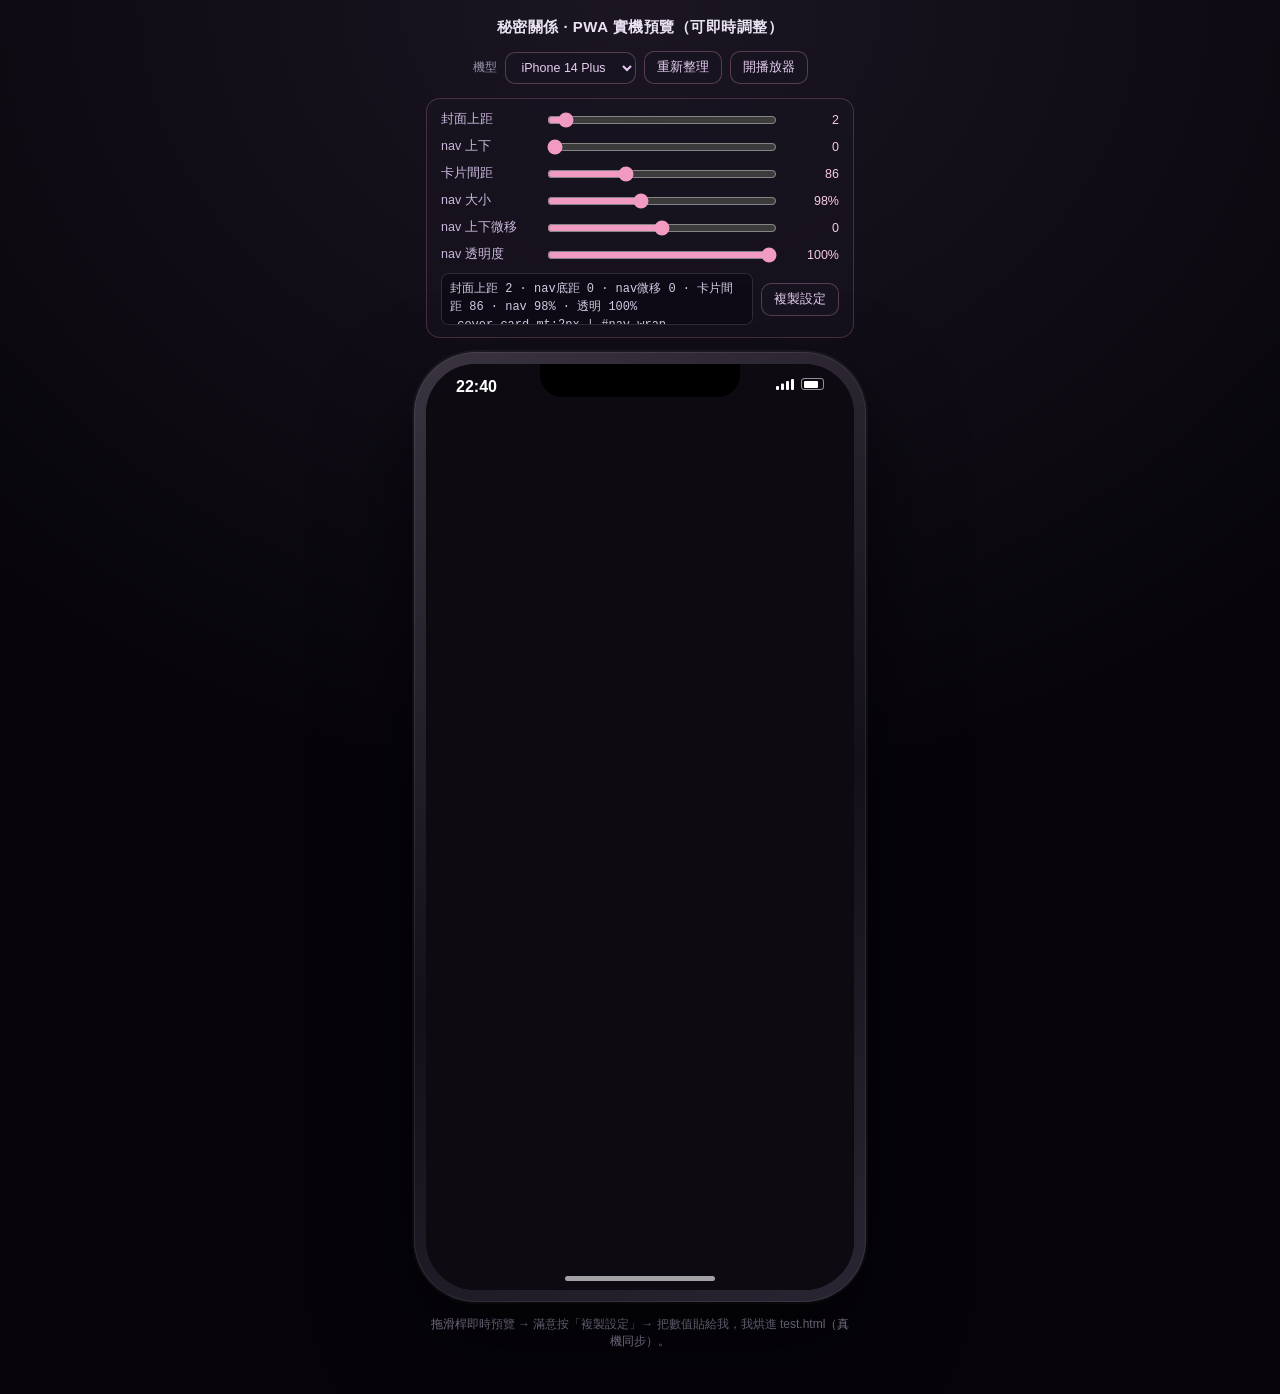
<file: iphone14.html>
<!doctype html>
<html lang="zh-Hant">
<head>
<meta charset="utf-8">
<meta name="viewport" content="width=device-width, initial-scale=1">
<title>秘密關係 · PWA 實機預覽（可調）</title>
<style>
  *{box-sizing:border-box;margin:0;padding:0}
  html,body{min-height:100%}
  body{
    background:radial-gradient(120% 90% at 50% 0%, #1b1622, #06040a 65%);
    min-height:100vh; display:flex; flex-direction:column; align-items:center;
    gap:14px; padding:18px 12px 44px;
    font-family:-apple-system,BlinkMacSystemFont,"Segoe UI",sans-serif; color:#cfc7d8;
  }
  h1{font-size:15px;font-weight:600;letter-spacing:.5px;color:#e9e2f2}
  .row{display:flex;gap:8px;align-items:center;flex-wrap:wrap;justify-content:center}
  select,button{font-size:12.5px;padding:7px 12px;border-radius:10px;cursor:pointer;font-family:inherit;
    background:#171320;color:#e6cff0;border:1px solid rgba(242,155,194,.3)}
  .meta{font-size:12px;color:#9a91ad}
  .panel{width:428px;max-width:96vw;background:rgba(23,19,32,.7);border:1px solid rgba(242,155,194,.22);
    border-radius:14px;padding:12px 14px;display:flex;flex-direction:column;gap:10px}
  .ctl{display:grid;grid-template-columns:96px 1fr 52px;gap:10px;align-items:center;font-size:12.5px}
  .ctl label{color:#cbb9dd}
  .ctl input[type=range]{width:100%;accent-color:#f29bc2}
  .ctl .val{text-align:right;color:#f7cbe0;font-variant-numeric:tabular-nums}
  .panel .out{display:flex;gap:8px;align-items:center}
  textarea{flex:1;height:52px;font:12px/1.5 ui-monospace,Menlo,monospace;background:#0f0b16;color:#d7cbe6;
    border:1px solid rgba(255,255,255,.14);border-radius:8px;padding:6px 8px;resize:none}
  .phone{position:relative;width:calc(var(--w) + 24px);height:calc(var(--h) + 24px);
    background:linear-gradient(150deg,#3a3340,#141019 55%,#2a2532);border-radius:calc(var(--radius) + 12px);
    padding:12px;box-shadow:0 40px 90px rgba(0,0,0,.6),0 0 0 2px rgba(255,255,255,.05),inset 0 0 0 1px rgba(255,255,255,.08);flex:none}
  .screen{position:relative;width:var(--w);height:var(--h);background:#0d0a12;border-radius:var(--radius);overflow:hidden;display:flex;flex-direction:column}
  .statusbar{position:relative;height:var(--top);flex:none;background:#0d0a12;display:flex;align-items:flex-start;justify-content:space-between;padding:14px 30px 0;color:#fff;font-weight:600;z-index:4}
  .statusbar .clock{font-size:16px}
  .statusbar .rt{display:flex;align-items:center;gap:7px}
  .cut{position:absolute;left:50%;transform:translateX(-50%);background:#000;z-index:5;pointer-events:none}
  .cut.notch{top:0;width:200px;height:33px;border-radius:0 0 22px 22px}
  .cut.island{top:11px;width:126px;height:37px;border-radius:20px}
  .content{position:relative;flex:1 1 auto;min-height:0;background:#0d0a12}
  iframe{width:100%;height:100%;border:0;display:block;background:#0d0a12}
  .homeind{position:absolute;left:50%;bottom:9px;transform:translateX(-50%);width:44%;max-width:150px;height:5px;border-radius:5px;background:rgba(255,255,255,.62);z-index:6;pointer-events:none}
</style>
</head>
<body>
  <h1>秘密關係 · PWA 實機預覽（可即時調整）</h1>
  <div class="row">
    <label class="meta" for="model">機型</label>
    <select id="model"></select>
    <button id="reload">重新整理</button>
    <a style="font-size:12.5px;padding:7px 12px;border-radius:10px;background:#171320;color:#e6cff0;border:1px solid rgba(242,155,194,.3);text-decoration:none" href="https://ceon0693.uk/test.html" target="_blank" rel="noopener">開播放器</a>
  </div>

  <div class="panel">
    <div class="ctl"><label>封面上距</label><input id="s-cover" type="range" min="-10" max="220" step="1" value="2"><span class="val" id="v-cover">2</span></div>
    <div class="ctl"><label>nav 上下</label><input id="s-navb" type="range" min="0" max="180" step="2" value="0"><span class="val" id="v-navb">0</span></div>
    <div class="ctl"><label>卡片間距</label><input id="s-npb" type="range" min="10" max="240" step="2" value="86"><span class="val" id="v-npb">86</span></div>
    <div class="ctl"><label>nav 大小</label><input id="s-scale" type="range" min="70" max="140" step="1" value="98"><span class="val" id="v-scale">98%</span></div>
    <div class="ctl"><label>nav 上下微移</label><input id="s-navy" type="range" min="-120" max="120" step="2" value="0"><span class="val" id="v-navy">0</span></div>
    <div class="ctl"><label>nav 透明度</label><input id="s-opac" type="range" min="0" max="100" step="1" value="100"><span class="val" id="v-opac">100%</span></div>
    <div class="out">
      <textarea id="out" readonly></textarea>
      <button id="copy">複製設定</button>
    </div>
  </div>

  <div class="phone" id="phone">
    <div class="screen">
      <div class="statusbar">
        <span class="clock" id="clock">9:41</span>
        <span class="cut" id="cut"></span>
        <span class="rt">
          <svg width="18" height="12" viewBox="0 0 18 12" fill="#fff"><rect x="0" y="8" width="3" height="4" rx="1"/><rect x="5" y="5.5" width="3" height="6.5" rx="1"/><rect x="10" y="3" width="3" height="9" rx="1"/><rect x="15" y="1" width="3" height="11" rx="1"/></svg>
          <span style="width:23px;height:12px;border:1px solid rgba(255,255,255,.55);border-radius:3px;position:relative;display:inline-block"><span style="position:absolute;left:1.5px;top:1.5px;bottom:1.5px;width:70%;background:#fff;border-radius:1px"></span></span>
        </span>
      </div>
      <div class="content"><iframe id="pv" src="https://ceon0693.uk/test.html" title="秘密關係播放器"></iframe></div>
      <div class="homeind"></div>
    </div>
  </div>
  <p class="meta" style="max-width:428px;text-align:center">拖滑桿即時預覽 → 滿意按「複製設定」→ 把數值貼給我，我烘進 test.html（真機同步）。</p>

  <script>
    var MODELS=[
      {n:"iPhone 14 Plus",w:428,h:926,top:47,bottom:34,radius:50,island:false},
      {n:"iPhone 14 / 13",w:390,h:844,top:47,bottom:34,radius:47,island:false},
      {n:"iPhone 15 / 16",w:393,h:852,top:59,bottom:34,radius:52,island:true},
      {n:"iPhone 16 Pro",w:402,h:874,top:62,bottom:34,radius:55,island:true}
    ];
    var sel=document.getElementById('model'),phone=document.getElementById('phone'),cut=document.getElementById('cut'),pv=document.getElementById('pv');
    MODELS.forEach(function(m,i){var o=document.createElement('option');o.value=i;o.textContent=m.n;sel.appendChild(o);});
    var CUR=MODELS[0];
    var S={cover:2,navb:0,npb:86,scale:0.98,navy:0,opac:1};
    function inject(){
      try{
        var d=pv.contentDocument; if(!d||!d.head) return;
        var st=d.getElementById('__pv_safe'); if(!st){st=d.createElement('style');st.id='__pv_safe';d.head.appendChild(st);}
        var b=CUR.bottom;
        st.textContent=
          'html,body{height:100%!important;min-height:100%!important}'+
          'html #stage{height:100%!important}'+
          'html .cover-card{margin-top:'+S.cover+'px!important}'+
          'html #nav-wrap{bottom:calc('+S.navb+'px + '+b+'px)!important;transform:translateY('+S.navy+'px)!important}'+
          'html .np-card{margin-bottom:calc('+S.npb+'px + '+b+'px)!important}'+
          'html #nav{transform:scale('+S.scale+')!important;transform-origin:center bottom!important;opacity:'+S.opac+'!important}'+
          'html .screen-sub{padding-bottom:calc(96px + '+b+'px)!important}';
      }catch(e){}
      out();
    }
    function out(){
      document.getElementById('out').value=
        '封面上距 '+S.cover+' · nav底距 '+S.navb+' · nav微移 '+S.navy+' · 卡片間距 '+S.npb+' · nav '+Math.round(S.scale*100)+'% · 透明 '+Math.round(S.opac*100)+'%\n'+
        '.cover-card mt:'+S.cover+'px | #nav-wrap bottom+'+S.navb+'px translateY:'+S.navy+'px | .np-card mb+'+S.npb+'px | #nav scale:'+S.scale+' opacity:'+S.opac;
    }
    function apply(){
      var m=MODELS[sel.value]; CUR=m;
      phone.style.setProperty('--w',m.w+'px');phone.style.setProperty('--h',m.h+'px');
      phone.style.setProperty('--top',m.top+'px');phone.style.setProperty('--radius',m.radius+'px');
      cut.className='cut '+(m.island?'island':'notch');
      inject();
    }
    function bind(id,key,fmt){var s=document.getElementById('s-'+id),v=document.getElementById('v-'+id);
      s.addEventListener('input',function(){var val=+s.value; S[key]=(key==='scale'||key==='opac')?val/100:val; v.textContent=fmt?fmt(val):val; inject();});}
    bind('cover','cover');bind('navb','navb');bind('npb','npb');bind('navy','navy');bind('scale','scale',function(x){return x+'%';});bind('opac','opac',function(x){return x+'%';});
    sel.addEventListener('change',apply);
    pv.addEventListener('load',inject);
    document.getElementById('reload').addEventListener('click',function(){pv.src='https://ceon0693.uk/test.html?r='+Date.now();});
    document.getElementById('copy').addEventListener('click',function(){var o=document.getElementById('out');o.select();try{document.execCommand('copy');this.textContent='已複製';var t=this;setTimeout(function(){t.textContent='複製設定';},1500);}catch(e){}});
    function tick(){var d=new Date();document.getElementById('clock').textContent=d.getHours()+':'+String(d.getMinutes()).padStart(2,'0');}
    tick();setInterval(tick,10000);
    apply();
  </script>
</body>
</html>
</file>
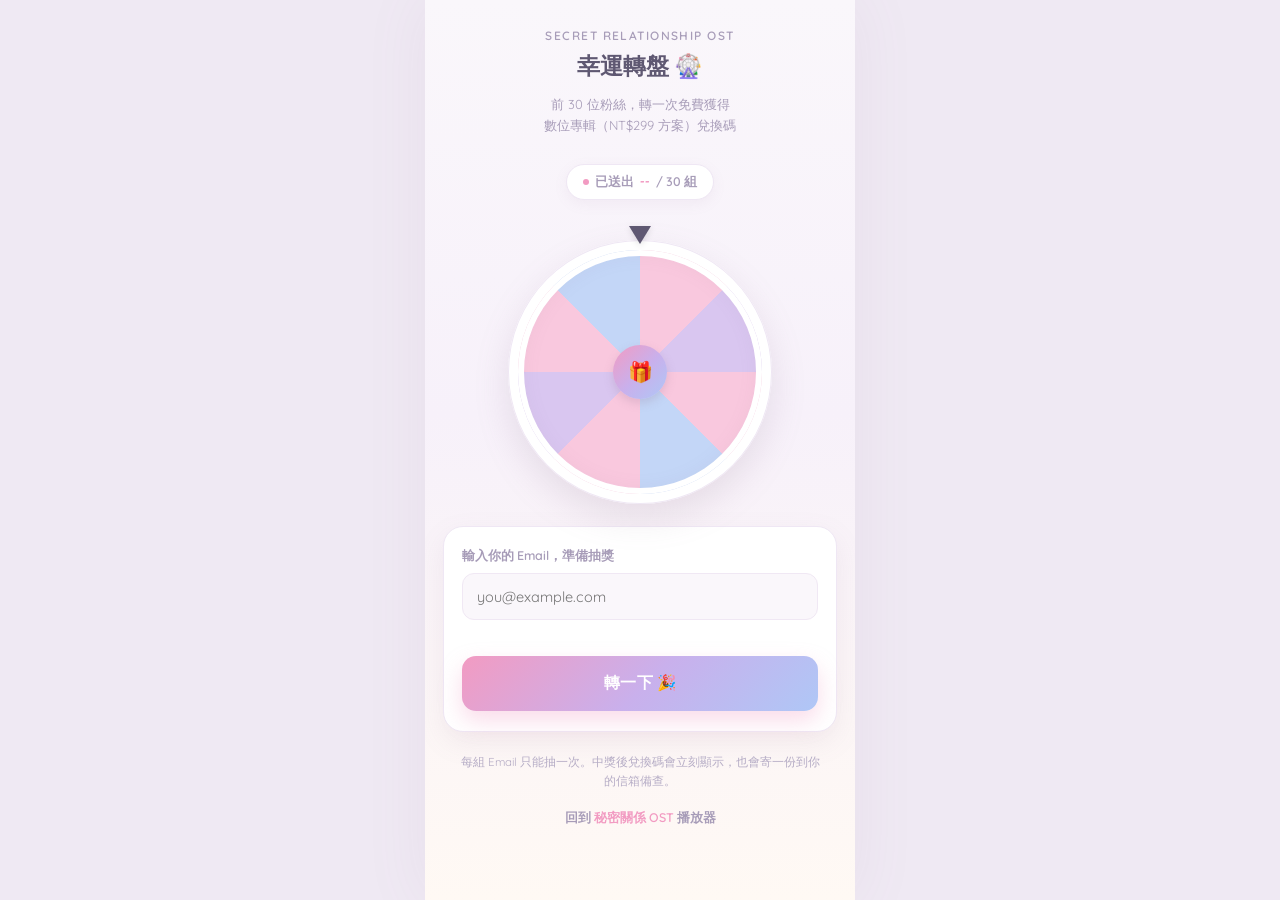
<file: lucky-draw.html>
<!DOCTYPE html>
<html lang="zh-Hant">
<head>
<meta charset="UTF-8">
<meta name="viewport" content="width=device-width, initial-scale=1, viewport-fit=cover">
<title>秘密關係 OST｜幸運轉盤</title>
<link rel="preconnect" href="https://fonts.googleapis.com">
<link rel="preconnect" href="https://fonts.gstatic.com" crossorigin>
<link href="https://fonts.googleapis.com/css2?family=Quicksand:wght@500;600;700&family=Baloo+2:wght@600;700&display=swap" rel="stylesheet">
<style>
*{margin:0;padding:0;box-sizing:border-box;-webkit-tap-highlight-color:transparent}
:root{
  --frame:#efe9f3;
  --bg:#faf7fb;--title:#5f5872;--text2:#a79cb8;--text3:#b6adc6;
  --locked:#c8bfd6;--locked2:#b6adc6;--pink:#f29bc2;--blue:#afc7f6;--accent:#f29bc2;
  --grad:linear-gradient(135deg,#f29bc2 0%,#c9b0ec 52%,#afc7f6 100%);--playing-bg:#fbeaf3;
  --border:#efe7f4;--border2:#f0e8f4;--card:#ffffff;
  --serif:"Quicksand","Huninn",-apple-system,"PingFang TC","Microsoft JhengHei",sans-serif;
  --display:"Baloo 2","Huninn","Quicksand",sans-serif;
}
html,body{background:var(--frame)}
body{font-family:var(--serif);color:var(--title);min-height:100dvh}
.app-frame{display:flex;justify-content:center;min-height:100dvh}
.app{width:100%;max-width:430px;min-height:100dvh;background:linear-gradient(180deg,#faf7fb 0%,#f7f1fa 46%,#fff9f4 100%);position:relative;overflow-x:hidden;box-shadow:0 0 60px rgba(150,120,150,.08);padding:0 0 56px}

.topbar{padding:28px 22px 14px;text-align:center}
.topbar .eyebrow{font-size:12px;letter-spacing:.12em;color:var(--text2);font-weight:600}
.topbar h1{font-family:var(--display);font-size:23px;margin-top:6px;color:var(--title)}
.topbar p{font-size:13px;color:var(--text2);margin-top:8px;line-height:1.6}

.badge-row{display:flex;justify-content:center;margin-top:14px}
.badge{background:var(--card);border:1px solid var(--border);border-radius:999px;padding:7px 16px;font-size:12.5px;color:var(--text2);font-weight:600;box-shadow:0 4px 14px rgba(150,120,150,.08);display:flex;align-items:center;gap:6px}
.badge b{color:var(--pink);font-family:var(--display)}
.badge .dot{width:6px;height:6px;border-radius:50%;background:var(--pink)}

.wheel-wrap{display:flex;flex-direction:column;align-items:center;margin:26px 0 8px;position:relative}
.pointer{width:0;height:0;border-left:11px solid transparent;border-right:11px solid transparent;border-top:18px solid var(--title);position:relative;z-index:3;margin-bottom:-4px;filter:drop-shadow(0 2px 3px rgba(0,0,0,.12))}
.wheel-frame{width:264px;height:264px;border-radius:50%;background:var(--card);padding:10px;box-shadow:0 14px 34px rgba(150,120,150,.18),inset 0 0 0 1px var(--border)}
.wheel{width:100%;height:100%;border-radius:50%;position:relative;overflow:hidden;transition:transform 3.4s cubic-bezier(.13,.78,.1,1);background:
  conic-gradient(
    #f9c8de 0deg 45deg, #d9c6f0 45deg 90deg,
    #f9c8de 90deg 135deg, #c3d6f7 135deg 180deg,
    #f9c8de 180deg 225deg, #d9c6f0 225deg 270deg,
    #f9c8de 270deg 315deg, #c3d6f7 315deg 360deg
  );
  box-shadow:inset 0 0 0 6px #fff, inset 0 0 22px rgba(150,120,150,.12);
}
.wheel .seg{position:absolute;top:50%;left:50%;width:118px;text-align:center;font-size:18px;transform-origin:0 0;font-family:var(--display)}
.wheel-center{position:absolute;top:50%;left:50%;width:54px;height:54px;margin:-27px;border-radius:50%;background:var(--grad);box-shadow:0 4px 10px rgba(150,120,150,.25);display:flex;align-items:center;justify-content:center;font-size:20px}

.draw-card{margin:22px 18px 0;background:var(--card);border:1px solid var(--border);border-radius:20px;padding:20px 18px;box-shadow:0 10px 28px rgba(150,120,150,.10)}
.draw-card label{display:block;font-size:12.5px;color:var(--text2);font-weight:600;margin-bottom:8px}
.draw-card input{width:100%;border:1px solid var(--border2);background:var(--bg);border-radius:12px;padding:13px 14px;font-size:14.5px;color:var(--title);font-family:var(--serif);outline:none}
.draw-card input:focus{border-color:var(--pink)}
.err-msg{font-size:12px;color:#e08bb0;margin-top:8px;min-height:14px}

.spin-btn{width:100%;margin-top:14px;border:none;border-radius:14px;padding:15px;font-size:15.5px;font-weight:700;font-family:var(--display);color:#fff;background:var(--grad);box-shadow:0 10px 22px rgba(242,155,194,.35);cursor:pointer;letter-spacing:.03em}
.spin-btn:disabled{opacity:.5;cursor:not-allowed;box-shadow:none}
.spin-btn:active:not(:disabled){transform:translateY(1px)}

.soldout-banner{margin:22px 18px 0;background:var(--card);border:1px dashed var(--locked2);border-radius:20px;padding:22px 18px;text-align:center;color:var(--text2);font-size:13.5px;line-height:1.7}

.result-overlay{position:fixed;inset:0;background:rgba(95,88,114,.38);display:none;align-items:center;justify-content:center;z-index:50;padding:24px}
.result-overlay.show{display:flex}
.result-card{width:100%;max-width:340px;background:var(--card);border-radius:22px;padding:30px 26px;text-align:center;box-shadow:0 24px 60px rgba(80,60,90,.28)}
.result-card .emoji{font-size:40px}
.result-card h2{font-family:var(--display);font-size:19px;margin-top:10px;color:var(--title)}
.result-card p{font-size:13px;color:var(--text2);margin-top:8px;line-height:1.6}
.code-box{margin-top:16px;background:var(--bg);border:1px solid var(--border2);border-radius:12px;padding:14px;font-family:var(--display);font-size:19px;letter-spacing:.06em;color:var(--pink);font-weight:700}
.result-card .close-btn{margin-top:18px;width:100%;border:none;border-radius:12px;padding:13px;font-size:14px;font-weight:700;font-family:var(--serif);color:var(--title);background:var(--bg);border:1px solid var(--border2);cursor:pointer}

.foot-note{text-align:center;font-size:11.5px;color:var(--text3);margin-top:20px;padding:0 30px;line-height:1.7}
.back-link{display:block;text-align:center;margin-top:18px;font-size:12.5px;color:var(--text2);text-decoration:none;font-weight:600}
.back-link span{color:var(--pink)}

@keyframes pop{0%{transform:scale(.85);opacity:0}100%{transform:scale(1);opacity:1}}
.result-card{animation:pop .28s ease}
</style>
</head>
<body>
<div class="app-frame">
<div class="app">

  <div class="topbar">
    <div class="eyebrow">SECRET RELATIONSHIP OST</div>
    <h1>幸運轉盤 🎡</h1>
    <p>前 30 位粉絲，轉一次免費獲得<br>數位專輯（NT$299 方案）兌換碼</p>
  </div>

  <div class="badge-row">
    <div class="badge"><span class="dot"></span>已送出 <b id="claimedNum">--</b> / 30 組</div>
  </div>

  <div class="wheel-wrap">
    <div class="pointer"></div>
    <div class="wheel-frame">
      <div class="wheel" id="wheel">
        <div class="wheel-center">🎁</div>
      </div>
    </div>
  </div>

  <div class="draw-card" id="drawCard">
    <label for="emailInput">輸入你的 Email，準備抽獎</label>
    <input type="email" id="emailInput" placeholder="you@example.com" autocomplete="email">
    <div class="err-msg" id="errMsg"></div>
    <button class="spin-btn" id="spinBtn">轉一下 🎉</button>
  </div>

  <div class="soldout-banner" id="soldoutBanner" style="display:none">
    🎊 30 組免費兌換碼已經被粉絲們領完了！<br>謝謝大家的支持，密切注意下次活動～
  </div>

  <p class="foot-note">每組 Email 只能抽一次。中獎後兌換碼會立刻顯示，也會寄一份到你的信箱備查。</p>
  <a class="back-link" href="./index.html">回到 <span>秘密關係 OST</span> 播放器</a>

</div>
</div>

<div class="result-overlay" id="resultOverlay">
  <div class="result-card">
    <div class="emoji" id="resultEmoji">🎉</div>
    <h2 id="resultTitle">恭喜中獎！</h2>
    <p id="resultDesc">這是你的 299 方案兌換碼，去播放器的「解鎖」分頁輸入 Email + 兌換碼即可開通。</p>
    <div class="code-box" id="resultCode">SLOV-XXXX-XXXX</div>
    <button class="close-btn" id="closeResult">好，我知道了</button>
  </div>
</div>

<script>
const API_BASE = "https://secret-lover-ost-api.anthonywen0693.workers.dev";
const LS_KEY = "slo-freedraw-v1";

const wheel = document.getElementById('wheel');
const spinBtn = document.getElementById('spinBtn');
const emailInput = document.getElementById('emailInput');
const errMsg = document.getElementById('errMsg');
const claimedNum = document.getElementById('claimedNum');
const drawCard = document.getElementById('drawCard');
const soldoutBanner = document.getElementById('soldoutBanner');
const resultOverlay = document.getElementById('resultOverlay');
const resultEmoji = document.getElementById('resultEmoji');
const resultTitle = document.getElementById('resultTitle');
const resultDesc = document.getElementById('resultDesc');
const resultCode = document.getElementById('resultCode');
const closeResult = document.getElementById('closeResult');

let spinning = false;
let currentRotation = 0;

function isValidEmail(v){ return /^[^\s@]+@[^\s@]+\.[^\s@]+$/.test(v||""); }

function getSaved(){
  try{ return JSON.parse(localStorage.getItem(LS_KEY)||"null"); }catch(e){ return null; }
}
function setSaved(data){
  try{ localStorage.setItem(LS_KEY, JSON.stringify(data)); }catch(e){}
}

function showResult({emoji, title, desc, code}){
  resultEmoji.textContent = emoji;
  resultTitle.textContent = title;
  resultDesc.textContent = desc;
  resultCode.textContent = code || "";
  resultCode.style.display = code ? "block" : "none";
  resultOverlay.classList.add('show');
}
closeResult.addEventListener('click', ()=> resultOverlay.classList.remove('show'));

function setSoldOut(){
  drawCard.style.display = "none";
  soldoutBanner.style.display = "block";
  spinBtn.disabled = true;
}

async function refreshStatus(){
  try{
    const res = await fetch(API_BASE + "/free-draw-status");
    const data = await res.json();
    if(data && data.ok){
      claimedNum.textContent = data.claimed;
      if(data.remaining <= 0) setSoldOut();
    }
  }catch(e){ /* 安靜失敗，不影響轉盤操作 */ }
}

function spinWheelVisual(){
  return new Promise(resolve=>{
    const fullSpins = 5; // 轉滿 5 圈製造懸念
    const randomOffset = Math.floor(Math.random()*360);
    currentRotation += fullSpins*360 + randomOffset;
    wheel.style.transform = `rotate(${currentRotation}deg)`;
    const onEnd = ()=>{ wheel.removeEventListener('transitionend', onEnd); resolve(); };
    wheel.addEventListener('transitionend', onEnd);
  });
}

async function handleSpin(){
  if(spinning) return;
  const email = emailInput.value.trim().toLowerCase();
  errMsg.textContent = "";

  if(!isValidEmail(email)){
    errMsg.textContent = "請輸入正確的 Email 格式";
    return;
  }

  const saved = getSaved();
  if(saved && saved.email === email && saved.code){
    showResult({
      emoji:"💌",
      title:"你已經抽過囉",
      desc:"這組 Email 之前已經領過兌換碼了，直接用下面這組去解鎖播放器吧：",
      code: saved.code
    });
    return;
  }

  spinning = true;
  spinBtn.disabled = true;
  spinBtn.textContent = "轉動中…";

  await spinWheelVisual();

  try{
    const res = await fetch(API_BASE + "/claim-free", {
      method:"POST",
      headers:{ "Content-Type":"application/json" },
      body: JSON.stringify({ email })
    });
    const data = await res.json();

    if(data.soldOut){
      showResult({ emoji:"🎊", title:"剛好送完了", desc: data.message || "30 組免費兌換碼已經送完，謝謝支持！", code:"" });
      setSoldOut();
    } else if(data.ok){
      setSaved({ email, code: data.code });
      if(data.alreadyClaimed){
        showResult({
          emoji:"💌", title:"你已經抽過囉",
          desc:"這組 Email 之前已經領過兌換碼了，直接用下面這組去解鎖播放器吧：",
          code: data.code
        });
      }else{
        showResult({
          emoji:"🎉", title:"恭喜中獎！",
          desc:"這是你的 299 方案兌換碼，去播放器的「解鎖」分頁輸入 Email + 兌換碼即可開通。我們也寄了一份到你的信箱。",
          code: data.code
        });
      }
      if(typeof data.remaining === "number"){
        claimedNum.textContent = 30 - data.remaining;
        if(data.remaining <= 0) setSoldOut();
      }else{
        refreshStatus();
      }
    } else {
      errMsg.textContent = data.message || "發生錯誤，請稍後再試一次";
    }
  }catch(e){
    errMsg.textContent = "連線失敗，請檢查網路後再試一次";
  }

  spinning = false;
  spinBtn.disabled = false;
  spinBtn.textContent = "轉一下 🎉";
}

spinBtn.addEventListener('click', handleSpin);
refreshStatus();
</script>
</body>
</html>
</file>
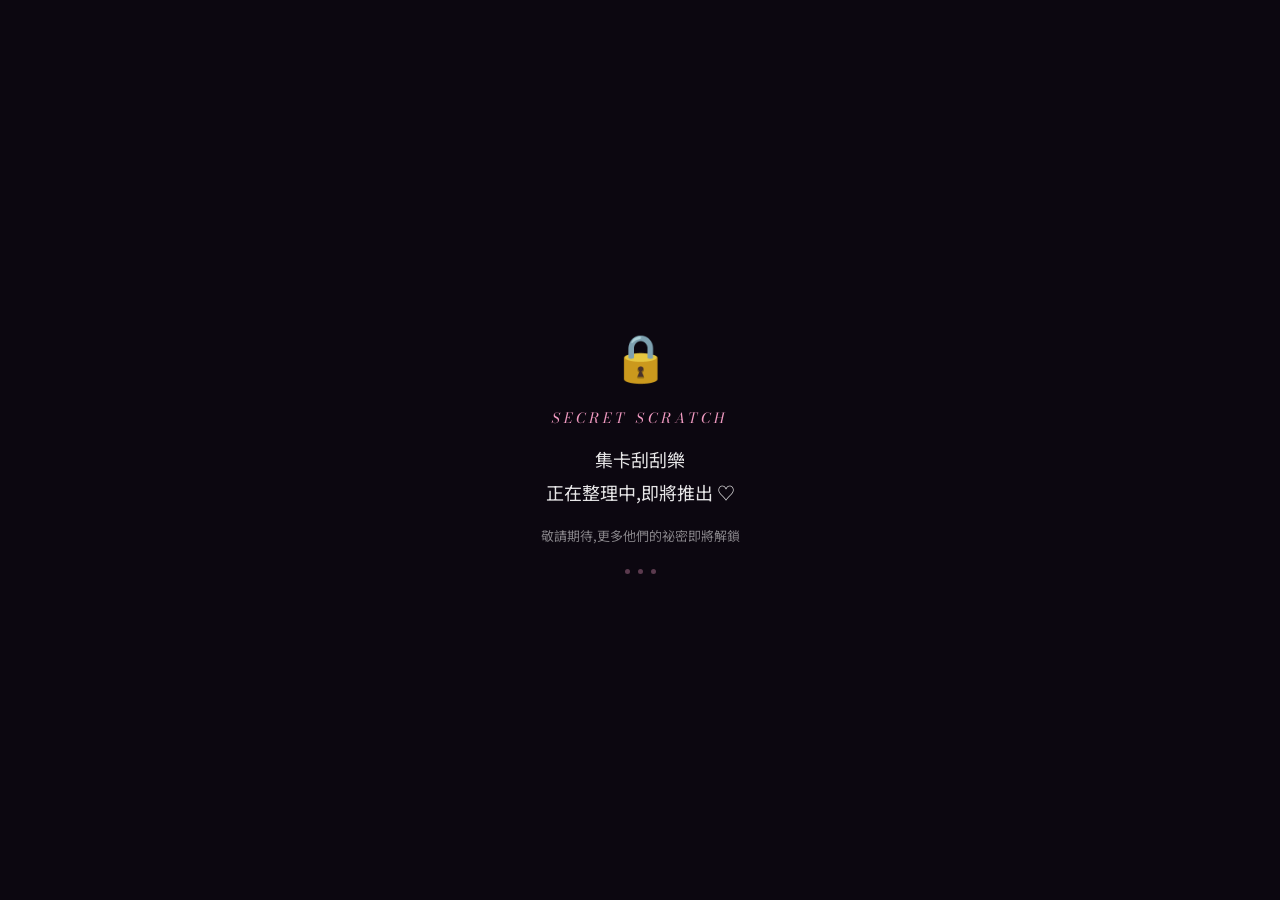
<file: scratch-card-game.html>
<!DOCTYPE html>
<html lang="zh-Hant">
<head>
<meta charset="utf-8">
<meta name="viewport" content="width=device-width,initial-scale=1,maximum-scale=1,user-scalable=no,viewport-fit=cover">
<meta name="apple-mobile-web-app-capable" content="yes">
<meta name="theme-color" content="#0c0710">
<title>SECRET SCRATCH</title>
<link rel="preconnect" href="https://fonts.googleapis.com">
<link rel="preconnect" href="https://fonts.gstatic.com" crossorigin>
<link href="https://fonts.googleapis.com/css2?family=Bodoni+Moda:ital@1&family=Noto+Sans+TC:wght@400;500&display=swap" rel="stylesheet">
<style>
  *{margin:0;padding:0;box-sizing:border-box}
  html,body{height:100%}
  body{
    background:#0c0710;color:#fff;
    font-family:"Noto Sans TC",-apple-system,BlinkMacSystemFont,"PingFang TC",sans-serif;
    display:flex;flex-direction:column;align-items:center;justify-content:center;
    text-align:center;padding:36px;-webkit-font-smoothing:antialiased;overflow:hidden;
  }
  .lock{font-size:46px;margin-bottom:20px;filter:grayscale(.1);opacity:.92}
  .kicker{font-family:"Bodoni Moda",serif;font-style:italic;letter-spacing:4px;
    color:#f29bc2;font-size:14px;margin-bottom:14px}
  .msg{font-size:18px;line-height:1.85;color:rgba(255,255,255,.9);max-width:280px}
  .sub{margin-top:16px;font-size:13px;line-height:1.7;color:rgba(255,255,255,.5);max-width:280px}
  .dot{display:inline-block;width:5px;height:5px;border-radius:50%;background:#f29bc2;
    margin:22px 4px 0;opacity:.35;animation:b 1.4s infinite}
  .dot:nth-child(2){animation-delay:.2s}.dot:nth-child(3){animation-delay:.4s}
  @keyframes b{0%,100%{opacity:.25;transform:translateY(0)}50%{opacity:.9;transform:translateY(-3px)}}
</style>
</head>
<body>
  <div class="lock">🔒</div>
  <div class="kicker">SECRET SCRATCH</div>
  <div class="msg">集卡刮刮樂<br>正在整理中,即將推出 ♡</div>
  <div class="sub">敬請期待,更多他們的祕密即將解鎖</div>
  <div><span class="dot"></span><span class="dot"></span><span class="dot"></span></div>
</body>
</html>
</file>
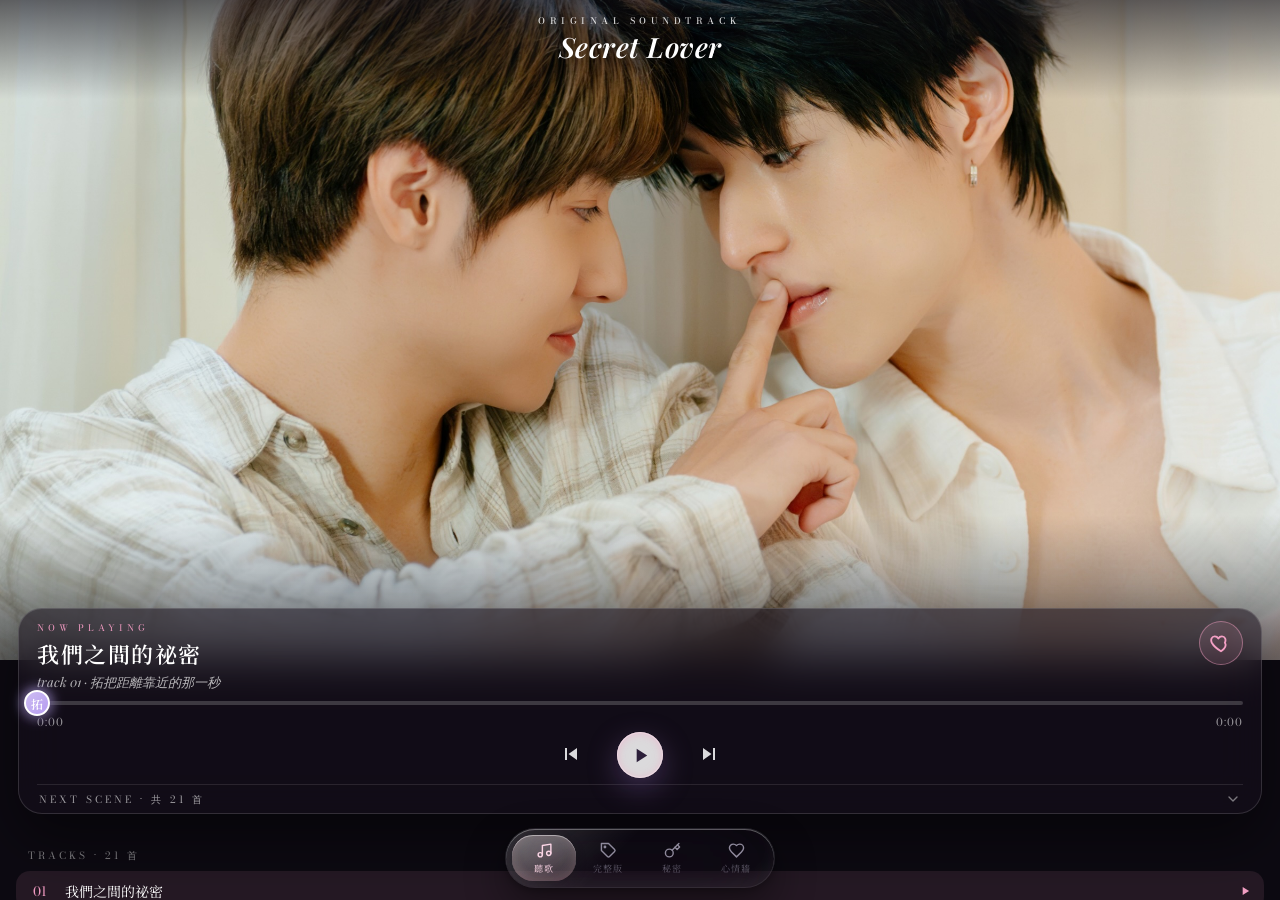
<file: t-sim.html>
<!DOCTYPE html>
<html lang="zh-TW">
<head>
<meta charset="UTF-8">
<meta name="viewport" content="width=device-width, initial-scale=1, viewport-fit=cover">
<meta name="apple-mobile-web-app-capable" content="yes">
<meta name="mobile-web-app-capable" content="yes">
<meta name="apple-mobile-web-app-status-bar-style" content="black-translucent">
<meta name="theme-color" content="#0d0a12">
<title>秘密關係 OST</title>
<link rel="preconnect" href="https://fonts.googleapis.com">
<link rel="preconnect" href="https://fonts.gstatic.com" crossorigin>
<link href="https://fonts.googleapis.com/css2?family=Bodoni+Moda:ital,wght@0,400;0,600;0,700;1,400;1,600&family=Noto+Serif+TC:wght@400;600&family=Playfair+Display:ital,wght@0,600;1,400;1,600&display=swap" rel="stylesheet">
<style>
*{margin:0;padding:0;box-sizing:border-box;-webkit-tap-highlight-color:transparent}
html,body{width:100%;height:100%;overflow:hidden;background:#0d0a12}
body{font-family:'Noto Serif TC','PingFang TC',sans-serif;color:#fff}
@keyframes breathe{0%,100%{transform:scale(1)}50%{transform:scale(1.05)}}
@keyframes floatUp{0%{opacity:0;transform:translateY(0) scale(.5)}12%{opacity:1}100%{opacity:0;transform:translateY(-220px) scale(1.15)}}
@keyframes reveal{0%{opacity:0;transform:translateY(12px)}100%{opacity:1;transform:none}}
@keyframes burstGlow{0%{opacity:0}25%{opacity:1}100%{opacity:0}}
@keyframes heartbeat{0%,100%{transform:scale(1)}30%{transform:scale(1.22)}55%{transform:scale(1)}}
@keyframes slideUp{from{transform:translateY(100%)}to{transform:none}}
@keyframes fadeIn{from{opacity:0}to{opacity:1}}
@keyframes ring{0%{transform:translate(-50%,-50%) scale(.6);opacity:.7}100%{transform:translate(-50%,-50%) scale(2.4);opacity:0}}
@keyframes floatHeart{0%{opacity:0;transform:translate(-50%,-50%) scale(.2)}18%{opacity:.95;transform:translate(-50%,-50%) scale(var(--s))}100%{opacity:0;transform:translate(calc(-50% + var(--dx)),calc(-50% - var(--rise))) scale(calc(var(--s)*.62)) rotate(var(--r2))}}
@keyframes bloomHeart{0%{opacity:0;transform:translate(-50%,-50%) scale(.25)}32%{opacity:1;transform:translate(-50%,-50%) scale(1.18)}48%{transform:translate(-50%,-50%) scale(.92)}62%{transform:translate(-50%,-50%) scale(1.04)}100%{opacity:0;transform:translate(-50%,-72%) scale(1.08)}}
@keyframes ringPulse{0%{opacity:.7;transform:translate(-50%,-50%) scale(.35)}100%{opacity:0;transform:translate(-50%,-50%) scale(2.8)}}
@keyframes glowFade{0%{opacity:0;transform:translate(-50%,-50%) scale(.5)}28%{opacity:1;transform:translate(-50%,-50%) scale(1)}100%{opacity:0;transform:translate(-50%,-50%) scale(1.25)}}
@keyframes dotPulse{0%,100%{opacity:.3;transform:translate(-50%,-50%) scale(.8)}50%{opacity:.78;transform:translate(-50%,-50%) scale(1.25)}}
@keyframes bounce{0%{transform:scale(1)}30%{transform:scale(1.2)}55%{transform:scale(.95)}100%{transform:scale(1)}}
@keyframes tabPop{0%{transform:scale(1)}32%{transform:scale(.9)}66%{transform:scale(1.07)}100%{transform:scale(1)}}
.navbtn:active{transform:scale(.92)}
</style>
</head>
<body>
<div id="stage" style="width:100vw;height:100dvh;position:relative;overflow:hidden;background:#0d0a12;color:#fff">

  <!-- ========== PLAYER ========== -->
  <div id="screen-player" style="position:absolute;inset:0;overflow-y:auto;-webkit-overflow-scrolling:touch;background:#0d0a12">

    <!-- First viewport: flex column — cover card + NP card -->
    <div style="height:100dvh;min-height:520px;display:flex;flex-direction:column">

      <!-- Cover floating card -->
      <div style="position:relative;flex:1;min-height:240px;overflow:hidden;margin:0;border-radius:0">
        <img src="image/cover.png" alt="" id="cover-img" style="position:absolute;inset:0;width:100%;height:100%;object-fit:cover;object-position:center 42%;transform-origin:center 45%;animation:breathe 7s ease-in-out infinite;animation-play-state:paused">
        <div style="position:absolute;inset:0;background:linear-gradient(180deg,rgba(13,10,18,.6) 0%,rgba(13,10,18,.33) 7%,rgba(13,10,18,0) 15%,rgba(13,10,18,0) 78%,rgba(13,10,18,.30) 91%,rgba(13,10,18,.51) 100%)"></div>
        <div style="position:absolute;top:0;left:0;right:0;padding:calc(14px + var(--sat,0px)) 24px 0;text-align:center;z-index:2">
          <div style="font-family:'Bodoni Moda',serif;font-weight:500;font-size:9px;letter-spacing:4.5px;color:rgba(255,255,255,.85);text-transform:uppercase;text-shadow:0 1px 8px rgba(0,0,0,.5)">Original Soundtrack</div>
          <div style="font-family:'Playfair Display',serif;font-style:italic;font-weight:600;font-size:28px;color:#fff;letter-spacing:.5px;line-height:1;margin-top:5px;text-shadow:0 3px 20px rgba(0,0,0,.6)">Secret Lover</div>
        </div>
        <!-- heart burst overlay inside cover -->
        <div id="heart-burst-overlay" style="position:absolute;inset:0;z-index:80;pointer-events:none;overflow:hidden;display:none"></div>
        <!-- unlock burst -->
        <div id="unlock-burst-overlay" style="display:none;position:absolute;inset:0;z-index:90;pointer-events:none">
          <div style="position:absolute;inset:0;background:radial-gradient(60% 50% at 50% 45%,rgba(243,160,196,.55),rgba(243,160,196,.3) 45%,transparent 72%);animation:burstGlow 1.8s ease-out forwards"></div>
          <div id="unlock-particles" style="position:absolute;inset:0;z-index:91;pointer-events:none"></div>
        </div>
      </div>

      <!-- Now Playing glass card — overlaps cover by 52px -->
      <div style="position:relative;margin:-52px 18px calc(86px + var(--sab,0px));background:rgba(22,16,28,.55);backdrop-filter:blur(22px);-webkit-backdrop-filter:blur(22px);border:1px solid rgba(255,255,255,.14);border-radius:24px;padding:12px 18px 4px;z-index:3;box-shadow:0 24px 60px rgba(0,0,0,.5)">
        <div style="display:flex;justify-content:space-between;align-items:flex-start">
          <div style="flex:1;min-width:0">
            <div style="font-family:'Bodoni Moda',serif;font-size:9px;letter-spacing:4px;color:#f29bc2;text-transform:uppercase">Now Playing</div>
            <div id="now-title" style="font-family:'Noto Serif TC',serif;font-size:22px;font-weight:600;color:#fff;margin-top:3px;letter-spacing:1.5px;white-space:nowrap;overflow:hidden;text-overflow:ellipsis">我們之間的祕密</div>
            <div id="now-sub" style="font-family:'Playfair Display',serif;font-style:italic;font-size:13px;color:rgba(255,255,255,.7);margin-top:4px">track 01 · 拓把距離靠近的那一秒</div>
          </div>
          <button id="heart-btn" onclick="captureHeart(event)" style="border-radius:50%;background:rgba(243,160,196,.12);border:1px solid rgba(243,160,196,.45);display:flex;align-items:center;justify-content:center;cursor:pointer;margin-left:12px;flex:none;width:44px;height:44px">
            <svg id="heart-icon" width="22" height="22" viewBox="0 0 24 24" fill="none" stroke="#f3a0c4" stroke-width="2" stroke-linejoin="round" style="animation:heartbeat 2.6s ease-in-out infinite"><path d="M12 21s-7.5-4.6-10-9.3C.3 8.3 1.9 4.8 5.2 4.8c2 0 3.3 1.2 3.9 2.2.6-1 1.9-2.2 3.9-2.2 3.3 0 4.9 3.5 3.2 6.9C19.5 16.4 12 21 12 21z"/></svg>
          </button>
        </div>
        <!-- progress -->
        <div id="prog-el" onpointerdown="onProgDown(event)" style="position:relative;height:4px;border-radius:4px;background:rgba(255,255,255,.18);cursor:pointer;margin-top:9px">
          <div id="prog-fill" style="position:absolute;left:0;top:0;height:100%;border-radius:4px;background:linear-gradient(90deg,#f7b8d2,#f3a0c4 60%,#f29bc2);width:0%"></div>
          <div id="prog-glow" style="position:absolute;top:50%;transform:translate(-50%,-50%);left:0%;width:32px;height:32px;border-radius:50%;background:rgba(243,160,196,.9);filter:blur(7px);opacity:.34;pointer-events:none"></div>
          <div id="prog-dot" style="position:absolute;top:50%;transform:translate(-50%,-50%);left:0%;width:26px;height:26px;border-radius:50%;background:linear-gradient(135deg,#cdbcf2,#b59cf0);border:2px solid #fff;display:flex;align-items:center;justify-content:center;font-family:'Noto Serif TC',serif;font-size:12px;font-weight:600;color:#fff;box-shadow:0 2px 10px rgba(0,0,0,.4),0 0 12px rgba(176,156,228,.9);z-index:1">拓</div>
        </div>
        <div style="display:flex;justify-content:space-between;margin-top:9px;font-family:'Bodoni Moda',serif;font-size:11px;letter-spacing:1px;color:rgba(255,255,255,.55)"><span id="t-cur">0:00</span><span id="t-tot">0:00</span></div>
        <!-- controls -->
        <div style="display:flex;align-items:center;justify-content:center;gap:28px;margin-top:2px">
          <button onclick="prevTrack()" style="background:none;border:none;cursor:pointer;padding:6px"><svg width="24" height="24" viewBox="0 0 24 24" fill="rgba(255,255,255,.85)"><path d="M6 6h2v12H6zm3.5 6 8.5 6V6z"/></svg></button>
          <button onclick="togglePlay()" style="width:46px;height:46px;border-radius:50%;background:rgba(255,255,255,.85);backdrop-filter:blur(4px);border:none;display:flex;align-items:center;justify-content:center;cursor:pointer;box-shadow:0 10px 30px rgba(120,90,160,.45),inset 0 1px 10px rgba(243,160,196,.55),inset 0 0 0 1px rgba(255,255,255,.55)">
            <svg width="23" height="23" viewBox="0 0 24 24" fill="#2c1f3a"><path id="play-path" d="M8 5v14l11-7z"/></svg>
          </button>
          <button onclick="nextTrack()" style="background:none;border:none;cursor:pointer;padding:6px"><svg width="24" height="24" viewBox="0 0 24 24" fill="rgba(255,255,255,.85)"><path d="M6 18l8.5-6L6 6v12zM16 6v12h2V6h-2z"/></svg></button>
        </div>
        <!-- next scene strip -->
        <div onclick="openSheet()" style="display:flex;align-items:center;justify-content:space-between;border-top:1px solid rgba(255,255,255,.10);margin-top:6px;padding:6px 2px 2px;cursor:pointer">
          <span style="font-family:'Bodoni Moda',serif;font-size:10px;letter-spacing:3px;color:rgba(255,255,255,.6);text-transform:uppercase">Next Scene · 共 21 首</span>
          <svg width="16" height="16" viewBox="0 0 24 24" fill="none" stroke="rgba(255,255,255,.45)" stroke-width="2" stroke-linecap="round" stroke-linejoin="round"><polyline points="6 9 12 15 18 9"/></svg>
        </div>
      </div>
    </div>

    <!-- Track list below fold -->
    <div style="background:#0d0a12;margin-top:calc(-70px - var(--sab,0px));padding:18px 16px calc(120px + var(--sab,0px))">
      <div style="font-family:'Bodoni Moda',serif;font-size:10px;letter-spacing:3px;color:rgba(255,255,255,.5);text-transform:uppercase;padding:0 12px 8px">Tracks · 21 首</div>
      <div id="track-list"></div>
    </div>
  </div>

  <!-- ========== SHEET ========== -->
  <div id="sheet-overlay" onclick="closeSheet()" style="display:none;position:absolute;inset:0;z-index:60;background:rgba(8,6,12,.55);animation:fadeIn .25s ease"></div>
  <div id="sheet" style="display:none;position:absolute;left:0;right:0;bottom:0;z-index:61;height:84%;background:linear-gradient(180deg,#16111d,#0d0a12);border-radius:26px 26px 0 0;border-top:1px solid rgba(255,255,255,.12);flex-direction:column;animation:slideUp .32s cubic-bezier(.22,.9,.3,1)">
    <div style="padding:18px 24px 8px;display:flex;align-items:center;justify-content:space-between;flex:none">
      <div>
        <div style="font-family:'Bodoni Moda',serif;font-size:10px;letter-spacing:4px;color:#f29bc2;text-transform:uppercase">Track List</div>
        <div style="font-family:'Noto Serif TC',serif;font-size:15px;color:#fff;margin-top:4px;letter-spacing:2px">曲目列表 · 21 首</div>
      </div>
      <button onclick="closeSheet()" style="width:34px;height:34px;border-radius:50%;background:rgba(255,255,255,.08);border:none;color:#fff;cursor:pointer;display:flex;align-items:center;justify-content:center"><svg width="18" height="18" viewBox="0 0 24 24" fill="none" stroke="currentColor" stroke-width="2" stroke-linecap="round"><line x1="6" y1="6" x2="18" y2="18"/><line x1="18" y1="6" x2="6" y2="18"/></svg></button>
    </div>
    <div style="flex:1;overflow-y:auto;padding:6px 14px 30px" id="sheet-list"></div>
  </div>

  <!-- ========== PURCHASE ========== -->
  <div id="screen-purchase" style="display:none;position:absolute;inset:0;overflow-y:auto;padding:62px 0 96px;background:radial-gradient(120% 60% at 50% 0%,#1c1426,#0d0a12 70%)">
    <div style="text-align:center;padding:0 28px">
      <div style="font-family:'Playfair Display',serif;font-style:italic;font-size:27px;color:#fff">Unlock the Album</div>
      <div style="font-family:'Noto Serif TC',serif;font-size:16px;color:rgba(255,255,255,.85);letter-spacing:2px;margin-top:8px">解鎖完整 21 首專輯</div>
      <div style="font-size:12.5px;color:rgba(255,255,255,.5);margin-top:12px;line-height:1.75">免費試聽前 2 首 · 解鎖後可線上聽 + 下載收藏</div>
    </div>
    <div style="padding:28px 22px 0;display:flex;flex-direction:column;gap:18px">
      <div id="plan299" onclick="selectPlan('299')" style="position:relative;border-radius:22px;background:rgba(255,255,255,.04);border:1.5px solid #f29bc2;padding:24px 22px;cursor:pointer">
        <div style="font-family:'Noto Serif TC',serif;font-size:15px;color:#fff;letter-spacing:1px">數位專輯</div>
        <div style="font-family:'Bodoni Moda',serif;font-size:30px;color:#fff;margin-top:4px;font-weight:700">NT$299</div>
        <div style="margin-top:16px;display:flex;flex-direction:column;gap:10px">
          <div style="display:flex;gap:9px;font-size:12.5px;color:rgba(255,255,255,.7)"><svg width="14" height="14" viewBox="0 0 24 24" fill="none" stroke="#f29bc2" stroke-width="2.6" stroke-linecap="round" stroke-linejoin="round"><polyline points="20 6 9 17 4 12"/></svg>完整 21 首 MP3</div>
          <div style="display:flex;gap:9px;font-size:12.5px;color:rgba(255,255,255,.7)"><svg width="14" height="14" viewBox="0 0 24 24" fill="none" stroke="#f29bc2" stroke-width="2.6" stroke-linecap="round" stroke-linejoin="round"><polyline points="20 6 9 17 4 12"/></svg>不限次數隨時重播</div>
          <div style="display:flex;gap:9px;font-size:12.5px;color:rgba(255,255,255,.7)"><svg width="14" height="14" viewBox="0 0 24 24" fill="none" stroke="#f29bc2" stroke-width="2.6" stroke-linecap="round" stroke-linejoin="round"><polyline points="20 6 9 17 4 12"/></svg>可加入手機主畫面</div>
        </div>
      </div>
      <div id="plan599" onclick="selectPlan('599')" style="position:relative;border-radius:22px;background:rgba(242,155,194,.07);border:1.5px solid rgba(242,155,194,.45);padding:24px 22px;cursor:pointer">
        <div style="position:absolute;top:-11px;right:18px;background:linear-gradient(135deg,#f29bc2,#c9b0ec 52%,#afc7f6);color:#fff;font-family:'Bodoni Moda',serif;font-size:10px;padding:5px 12px;border-radius:20px;letter-spacing:2px">收藏推薦</div>
        <div style="font-family:'Noto Serif TC',serif;font-size:15px;color:#fff;letter-spacing:1px">典藏版 + WAV</div>
        <div style="font-family:'Bodoni Moda',serif;font-size:30px;color:#fff;margin-top:4px;font-weight:700">NT$599</div>
        <div style="margin-top:16px;display:flex;flex-direction:column;gap:10px">
          <div style="display:flex;gap:9px;font-size:12.5px;color:rgba(255,255,255,.7)"><svg width="14" height="14" viewBox="0 0 24 24" fill="none" stroke="#f29bc2" stroke-width="2.6" stroke-linecap="round" stroke-linejoin="round"><polyline points="20 6 9 17 4 12"/></svg>上面全部內容</div>
          <div style="display:flex;gap:9px;font-size:12.5px;color:rgba(255,255,255,.7)"><svg width="14" height="14" viewBox="0 0 24 24" fill="none" stroke="#f29bc2" stroke-width="2.6" stroke-linecap="round" stroke-linejoin="round"><polyline points="20 6 9 17 4 12"/></svg>無損 WAV 音質</div>
        </div>
      </div>
    </div>
    <div style="padding:18px 24px 0">
      <button id="checkout-btn" onclick="goCheckout()" style="display:block;width:100%;text-align:center;padding:15px;border-radius:16px;background:linear-gradient(135deg,#f29bc2,#c9b0ec 52%,#afc7f6);color:#fff;border:none;font-family:'Noto Serif TC',serif;font-size:14px;letter-spacing:2px;cursor:pointer;font-weight:600">前往結帳 · NT$299</button>
      <button onclick="go('unlock')" style="display:block;width:100%;text-align:center;padding:14px;margin-top:11px;border-radius:16px;background:none;color:#f29bc2;border:1.5px solid rgba(242,155,194,.5);font-family:'Noto Serif TC',serif;font-size:13px;letter-spacing:2px;cursor:pointer">已經購買？輸入兌換碼</button>
    </div>
  </div>

  <!-- ========== UNLOCK ========== -->
  <div id="screen-unlock" style="display:none;position:absolute;inset:0;overflow-y:auto;padding:64px 0 96px;background:radial-gradient(120% 60% at 50% 0%,#1c1426,#0d0a12 70%)">
    <div style="text-align:center;padding:0 28px">
      <div style="font-family:'Playfair Display',serif;font-style:italic;font-size:24px;color:#fff">Secret</div>
      <div style="font-family:'Noto Serif TC',serif;font-size:14px;color:rgba(255,255,255,.6);margin-top:6px;letter-spacing:3px">秘密 · 兌換與解鎖</div>
    </div>
    <div id="unlock-locked-state">
      <div style="text-align:center;padding:26px 28px 0">
        <div style="width:62px;height:62px;border-radius:50%;background:rgba(242,155,194,.14);border:1px solid rgba(242,155,194,.4);display:flex;align-items:center;justify-content:center;margin:0 auto 16px;color:#f29bc2"><svg width="26" height="26" viewBox="0 0 24 24" fill="none" stroke="currentColor" stroke-width="2" stroke-linecap="round" stroke-linejoin="round"><rect x="3" y="11" width="18" height="11" rx="2"/><path d="M7 11V7a5 5 0 0 1 9.9-1"/></svg></div>
        <div style="font-size:12.5px;color:rgba(255,255,255,.55);line-height:1.7;padding:0 10px">購買後兌換碼會寄到信箱，請用購買時的 email 解鎖完整專輯</div>
      </div>
      <div style="padding:22px 28px 0">
        <label style="font-family:'Bodoni Moda',serif;font-size:11px;font-weight:600;color:rgba(255,255,255,.5);letter-spacing:3px">EMAIL</label>
        <input id="in-email" type="email" placeholder="you@example.com" autocomplete="email" style="width:100%;margin:9px 0 18px;padding:15px;border-radius:16px;border:1.5px solid rgba(255,255,255,.14);background:rgba(255,255,255,.05);font-size:14px;color:#fff;outline:none;font-family:'Noto Serif TC',serif">
        <label style="font-family:'Bodoni Moda',serif;font-size:11px;font-weight:600;color:rgba(255,255,255,.5);letter-spacing:3px">兌換碼 · CODE</label>
        <input id="in-code" type="text" placeholder="SR-XXXX-XXXX" autocomplete="off" style="width:100%;margin:9px 0 22px;padding:15px;border-radius:16px;border:1.5px solid rgba(255,255,255,.14);background:rgba(255,255,255,.05);font-size:14px;color:#fff;outline:none;font-family:'Noto Serif TC',serif">
        <button onclick="redeem()" style="display:block;width:100%;text-align:center;padding:15px;border-radius:16px;background:linear-gradient(135deg,#f29bc2,#c9b0ec 52%,#afc7f6);color:#fff;border:none;font-family:'Noto Serif TC',serif;font-size:14px;letter-spacing:2px;cursor:pointer;font-weight:600">解鎖</button>
        <div style="text-align:center;font-size:11.5px;color:rgba(255,255,255,.4);margin-top:16px;line-height:1.7">想先體驗解鎖動畫？輸入兌換碼 <b style="color:#f29bc2">LOVE</b> 試試</div>
        <div onclick="go('purchase')" style="text-align:center;font-size:12px;color:rgba(255,255,255,.5);margin-top:14px;cursor:pointer">還沒購買？<b style="color:#f29bc2;font-weight:500">看方案 →</b></div>
      </div>
    </div>
    <div id="unlock-success-state" style="display:none;padding:26px 24px 0">
      <div style="border-radius:22px;background:rgba(242,155,194,.08);border:1px solid rgba(242,155,194,.3);padding:28px 22px;text-align:center">
        <div style="width:58px;height:58px;border-radius:50%;background:linear-gradient(135deg,#f29bc2,#c9b0ec 52%,#afc7f6);display:flex;align-items:center;justify-content:center;margin:0 auto 16px"><svg width="26" height="26" viewBox="0 0 24 24" fill="none" stroke="#fff" stroke-width="2.4" stroke-linecap="round" stroke-linejoin="round"><polyline points="20 6 9 17 4 12"/></svg></div>
        <div style="font-family:'Bodoni Moda',serif;font-size:11px;color:#f29bc2;letter-spacing:3px">FULL ALBUM UNLOCKED</div>
        <div style="font-family:'Noto Serif TC',serif;font-size:17px;color:#fff;margin-top:8px;letter-spacing:1px">已解鎖完整 21 首專輯</div>
        <div style="font-size:12px;color:rgba(255,255,255,.5);margin-top:8px;line-height:1.7">所有曲目都已開放，可線上聽 + 下載收藏</div>
        <button onclick="go('player')" style="margin-top:20px;padding:13px 28px;border-radius:14px;background:linear-gradient(135deg,#f29bc2,#c9b0ec 52%,#afc7f6);color:#fff;border:none;font-family:'Noto Serif TC',serif;font-size:13px;letter-spacing:2px;cursor:pointer">前往聽歌 →</button>
      </div>
    </div>
  </div>

  <!-- ========== MOOD WALL ========== -->
  <div id="screen-profile" style="display:none;position:absolute;inset:0;overflow-y:auto;padding:54px 0 100px;background:radial-gradient(120% 55% at 50% 0%,#1c1426,#0d0a12 70%)">
    <div style="text-align:center;padding:0 28px">
      <div style="font-family:'Bodoni Moda',serif;font-weight:700;font-size:23px;letter-spacing:3px;color:#fff">FAN MOOD WALL</div>
      <div style="font-family:'Noto Serif TC',serif;font-size:13px;color:rgba(255,255,255,.65);margin-top:12px;letter-spacing:1px;line-height:1.7">把沒說出口的心情，留在這首歌裡。</div>
      <div style="font-family:'Bodoni Moda',serif;font-size:10px;letter-spacing:3px;color:#f29bc2;margin-top:7px;text-transform:uppercase">Leave your hidden feeling here</div>
    </div>
    <div style="text-align:center;font-size:12px;color:rgba(255,255,255,.5);letter-spacing:.5px;padding:18px 28px 4px">今晚有 <b id="mood-num" style="color:#f29bc2;font-weight:600;font-family:'Bodoni Moda',serif">0</b> 個人，把秘密留在這裡。</div>
    <div style="margin:10px 20px 0;background:rgba(255,255,255,.05);backdrop-filter:blur(10px);border:1px solid rgba(242,155,194,.22);border-radius:22px;padding:18px 17px;box-shadow:0 12px 30px rgba(0,0,0,.3)">
      <input id="mood-name" type="text" placeholder="你的暱稱" maxlength="16" autocomplete="off" style="width:100%;padding:12px 14px;border-radius:14px;border:1.5px solid rgba(255,255,255,.14);background:rgba(255,255,255,.05);font-size:13.5px;color:#fff;outline:none;font-family:'Noto Serif TC',serif">
      <div id="mood-tags" style="display:flex;flex-wrap:wrap;gap:8px;margin:14px 0 4px"></div>
      <div style="position:relative;margin-top:12px">
        <textarea id="mood-text" oninput="onMoodInput(event)" maxlength="80" placeholder="現在聽這首歌，你想留下什麼心情？" style="width:100%;min-height:74px;resize:none;padding:13px 15px;border-radius:14px;border:1.5px solid rgba(255,255,255,.14);background:rgba(255,255,255,.05);font-size:13.5px;line-height:1.6;color:#fff;outline:none;font-family:'Noto Serif TC',serif"></textarea>
        <div style="text-align:right;font-family:'Bodoni Moda',serif;font-size:11px;color:rgba(255,255,255,.4);margin-top:6px"><span id="mood-chars">0</span> / 80</div>
      </div>
      <div id="mood-err" style="color:#f29bc2;font-size:11.5px;text-align:center;margin-top:4px;display:none">先寫下一點心情吧。</div>
      <button id="mood-submit" onclick="submitMood()" style="display:block;width:100%;margin-top:10px;padding:14px;border-radius:22px;background:linear-gradient(135deg,#f29bc2,#c9b0ec 52%,#afc7f6);color:#fff;border:none;font-family:'Noto Serif TC',serif;font-size:14px;letter-spacing:2px;cursor:pointer">留下心情</button>
    </div>
    <div id="mood-list" style="padding:20px 20px 0"></div>
  </div>

  <!-- ========== FLOATING ISLAND NAV ========== -->
  <nav style="position:absolute;left:0;right:0;bottom:calc(12px + var(--sab,0px));z-index:70;display:flex;justify-content:center;pointer-events:none">
    <div id="nav-inner" style="position:relative;display:flex;padding:6px;border-radius:30px;background:rgba(18,18,22,.16);backdrop-filter:blur(44px) saturate(1.7);-webkit-backdrop-filter:blur(44px) saturate(1.7);border:1px solid rgba(255,255,255,.1);box-shadow:0 16px 42px rgba(0,0,0,.44),0 2px 8px rgba(0,0,0,.26),inset 0 1px 0 rgba(255,255,255,.32),inset 0 -8px 16px rgba(255,255,255,.05);pointer-events:auto">
      <div style="position:absolute;inset:0;border-radius:30px;background:linear-gradient(135deg,rgba(255,255,255,.16),rgba(255,255,255,0) 42%);pointer-events:none"></div>
      <div class="navind" style="position:absolute;top:6px;left:6px;width:64px;height:calc(100% - 12px);border-radius:21px;transform:translateX(0px);transition:transform .46s cubic-bezier(.34,1.32,.42,1);background:linear-gradient(180deg,rgba(255,255,255,.26),rgba(255,182,193,.12));box-shadow:inset 0 1px 0 rgba(255,255,255,.45),inset 0 0 12px rgba(255,182,193,.18),inset 0 -6px 12px rgba(255,255,255,.06),0 4px 12px rgba(0,0,0,.16);backdrop-filter:blur(6px);pointer-events:none"></div>
      <button class="navbtn" onclick="navTo('player')" style="position:relative;z-index:1;width:64px;padding:7px 0 6px;border:none;background:none;cursor:pointer;display:flex;flex-direction:column;align-items:center;gap:3px;font-family:'Noto Serif TC',serif;font-size:9px;letter-spacing:1.2px;color:#fbd6e6;transition:color .3s ease,transform .18s ease">
        <span class="navico" style="display:flex;filter:drop-shadow(0 0 12px rgba(255,105,180,.35));transition:filter .35s ease"><svg width="17" height="17" viewBox="0 0 24 24" fill="none" stroke="currentColor" stroke-width="2" stroke-linecap="round" stroke-linejoin="round"><path d="M9 18V5l12-2v13"/><circle cx="6" cy="18" r="3"/><circle cx="18" cy="16" r="3"/></svg></span>
        <span class="navlbl" style="opacity:1;transition:opacity .3s ease">聽歌</span>
      </button>
      <button class="navbtn" onclick="navTo('purchase')" style="position:relative;z-index:1;width:64px;padding:7px 0 6px;border:none;background:none;cursor:pointer;display:flex;flex-direction:column;align-items:center;gap:3px;font-family:'Noto Serif TC',serif;font-size:9px;letter-spacing:1.2px;color:#8f8a9c;transition:color .3s ease,transform .18s ease">
        <span class="navico" style="display:flex;filter:none;transition:filter .35s ease"><svg width="17" height="17" viewBox="0 0 24 24" fill="none" stroke="currentColor" stroke-width="2" stroke-linecap="round" stroke-linejoin="round"><path d="M20.59 13.41 13.42 20.6a2 2 0 0 1-2.83 0L2 12V2h10l8.59 8.59a2 2 0 0 1 0 2.82Z"/><circle cx="7" cy="7" r="1"/></svg></span>
        <span class="navlbl" style="opacity:.62;transition:opacity .3s ease">完整版</span>
      </button>
      <button class="navbtn" onclick="navTo('unlock')" style="position:relative;z-index:1;width:64px;padding:7px 0 6px;border:none;background:none;cursor:pointer;display:flex;flex-direction:column;align-items:center;gap:3px;font-family:'Noto Serif TC',serif;font-size:9px;letter-spacing:1.2px;color:#8f8a9c;transition:color .3s ease,transform .18s ease">
        <span class="navico" style="display:flex;filter:none;transition:filter .35s ease"><svg width="17" height="17" viewBox="0 0 24 24" fill="none" stroke="currentColor" stroke-width="2" stroke-linecap="round" stroke-linejoin="round"><circle cx="7.5" cy="15.5" r="5.5"/><path d="m21 2-9.6 9.6"/><path d="m15.5 7.5 3 3L22 7l-3-3"/></svg></span>
        <span class="navlbl" style="opacity:.62;transition:opacity .3s ease">秘密</span>
      </button>
      <button class="navbtn" onclick="navTo('profile')" style="position:relative;z-index:1;width:64px;padding:7px 0 6px;border:none;background:none;cursor:pointer;display:flex;flex-direction:column;align-items:center;gap:3px;font-family:'Noto Serif TC',serif;font-size:9px;letter-spacing:1.2px;color:#8f8a9c;transition:color .3s ease,transform .18s ease">
        <span class="navico" style="display:flex;filter:none;transition:filter .35s ease"><svg width="17" height="17" viewBox="0 0 24 24" fill="none" stroke="currentColor" stroke-width="2" stroke-linecap="round" stroke-linejoin="round"><path d="M19 14c1.49-1.46 3-3.21 3-5.5A5.5 5.5 0 0 0 16.5 3c-1.76 0-3 .5-4.5 2-1.5-1.5-2.74-2-4.5-2A5.5 5.5 0 0 0 2 8.5c0 2.29 1.49 4.04 3 5.5l7 7Z"/></svg></span>
        <span class="navlbl" style="opacity:.62;transition:opacity .3s ease">心情牆</span>
      </button>
    </div>
  </nav>

  <!-- toast -->
  <div id="toast" style="display:none;position:absolute;left:50%;bottom:86px;z-index:100;transform:translateX(-50%);background:rgba(20,15,26,.96);border:1px solid rgba(242,155,194,.4);color:#fff;padding:10px 20px;border-radius:22px;font-size:12.5px;font-family:'Noto Serif TC',serif;white-space:nowrap;max-width:84%;text-align:center;animation:fadeIn .25s ease;box-shadow:0 8px 24px rgba(0,0,0,.5)"></div>
</div>

<audio id="audio" preload="none"></audio>

<script>
const CONFIG={STRIPE_LINK_299:"https://buy.stripe.com/test_5kQ6oGdP8dny2H1atU1RC02",STRIPE_LINK_599:"https://buy.stripe.com/test_aFa14mdP85V66XhcC21RC01",WORKER_API_BASE:"https://secret-lover-ost-api.anthonywen0693.workers.dev"};
const TRACKS=[{n:1,title:"我們之間的祕密",file:"01.mp3",free:true},{n:2,title:"真的喜歡是藏不住的",file:"02.mp3",free:true},{n:3,title:"假裝教你戀愛",file:"03.mp3",free:false},{n:4,title:"越界以後",file:"04.mp3",free:false},{n:5,title:"Sometimes, I See You",file:"05.mp3",free:false},{n:6,title:"藍色的暗戀",file:"06.mp3",free:false},{n:7,title:"晴天裡擁抱你",file:"07.mp3",free:false},{n:8,title:"心跳先說了祕密",file:"08.mp3",free:false},{n:9,title:"喜歡你的回音",file:"09.mp3",free:false},{n:10,title:"電影院沒有第三個人",file:"10.mp3",free:false},{n:11,title:"如果你也害怕",file:"11.mp3",free:false},{n:12,title:"把喜歡藏進音樂盒",file:"12.mp3",free:false},{n:13,title:"戀愛練習題",file:"13.mp3",free:false},{n:14,title:"幼稚鬼決鬥",file:"14.mp3",free:false},{n:15,title:"喜歡你這件小事",file:"15.mp3",free:false},{n:16,title:"靠近你的安全距離",file:"16.mp3",free:false},{n:17,title:"晴天裡，我終於懂了",file:"17.mp3",free:false},{n:18,title:"不能被發現的心意",file:"18.mp3",free:false},{n:19,title:"拓晞爭吵，你為什麼不懂",file:"19.mp3",free:false},{n:20,title:"等待阿拓",file:"20.mp3",free:false},{n:21,title:"最終的告白，我喜歡的一直是你",file:"21.mp3",free:false}];
const SUBS={1:"拓把距離靠近的那一秒",2:"晞沒有說出口的心跳",3:"借練習之名的靠近",4:"那一步跨過去了",5:"餘光裡都是你",6:"藏在制服裡的心事",7:"陽光剛好你也剛好",8:"還沒開口就被聽見",9:"你的名字在心裡迴響",10:"黑暗裡偷牽的手",11:"我們都怕弄丟彼此",12:"一打開全是你",13:"沒有標準答案的心動",14:"吵架也想黏著你",15:"一點都不小的事",16:"想再近一點點",17:"原來一直都是你",18:"只敢在夜裡承認",19:"越在乎越說不清",20:"燈為你留著",21:"這次不再藏了"};
const MOODS=['想他','心動','捨不得','偷偷嘖到','夜車聽歌','哭了','好甜','回不去了'];
const DEFAULT_MOODS=[{id:1,name:"匿名聽眾",mood:"夜車聽歌",text:"坐在車上聽到這首，突然覺得他們好像真的存在。",time:"剛剛"},{id:2,name:"小秘密",mood:"偷偷嘖到",text:"明明只是 OST，為什麼我腦中都是他們靠近的畫面。",time:"3 分鐘前"},{id:3,name:"不想睡",mood:"想他",text:"那句旋律一出來，就像回到他們沒說出口的那一晚。",time:"8 分鐘前"},{id:4,name:"今天也暈船",mood:"心動",text:"真的喜歡是藏不住的，連歌都藏不住。",time:"12 分鐘前"},{id:5,name:"第21首等我",mood:"捨不得",text:"希望完整 21 首快點解鎖，想把他們的故事聽完。",time:"18 分鐘前"}];
const $=id=>document.getElementById(id);
const audio=$('audio');
let cur=0,seeking=false,selectedPlan='299',moodComments=[],selectedMood='',newMoodId=null;
const UKEY='slo-unlock-v1',MKEY='secretLoverMoodWallComments';
function isUnlocked(){try{return !!(JSON.parse(localStorage.getItem(UKEY)||'null')||{}).unlocked}catch(e){return false}}
function getUnlockData(){try{return JSON.parse(localStorage.getItem(UKEY)||'null')||{}}catch(e){return {}}}
function setUnlocked(d){try{localStorage.setItem(UKEY,JSON.stringify(Object.assign({unlocked:true},d)));}catch(e){}}
function trackLocked(t){return !t.free&&!isUnlocked();}
const fmt=s=>(!s||!isFinite(s))?'0:00':Math.floor(s/60)+':'+String(Math.floor(s%60)).padStart(2,'0');
const SCREENS=['player','purchase','unlock','profile'];
const NAV_ORDER=['player','purchase','unlock','profile'];
function go(s){SCREENS.forEach(sc=>{$('screen-'+sc).style.display=(sc===s)?'block':'none';});closeSheet();if(s==='unlock')syncUnlock();}
function navTo(s){go(s);updateNav(s);popTabIcon(NAV_ORDER.indexOf(s));}
function updateNav(s){const el=$('nav-inner');if(!el)return;const ci=NAV_ORDER.indexOf(s);const ind=el.querySelector('.navind');if(ind)ind.style.transform='translateX('+(ci*64)+'px)';el.querySelectorAll('.navbtn').forEach((b,i)=>{const a=i===ci;b.style.color=a?'#fbd6e6':'#8f8a9c';const ic=b.querySelector('.navico'),lb=b.querySelector('.navlbl');if(ic)ic.style.filter=a?'drop-shadow(0 0 12px rgba(255,105,180,.35))':'none';if(lb)lb.style.opacity=a?'1':'.62';});}
function popTabIcon(i){const el=$('nav-inner');if(!el)return;const b=el.querySelectorAll('.navbtn')[i];if(!b)return;const sp=b.querySelector('.navico');if(!sp)return;sp.style.animation='none';void sp.offsetWidth;sp.style.animation='tabPop .26s cubic-bezier(.34,1.3,.4,1)';}
function syncUnlock(){const u=isUnlocked();$('unlock-locked-state').style.display=u?'none':'block';$('unlock-success-state').style.display=u?'block':'none';}
function openSheet(){$('sheet-overlay').style.display='block';const s=$('sheet');s.style.display='flex';buildSheet();}
function closeSheet(){$('sheet-overlay').style.display='none';$('sheet').style.display='none';}
function lockSVG(){return '<svg width="14" height="14" viewBox="0 0 24 24" fill="none" stroke="#6f6680" stroke-width="2" stroke-linecap="round" stroke-linejoin="round"><rect x="3" y="11" width="18" height="11" rx="2"/><path d="M7 11V7a5 5 0 0 1 10 0v4"/></svg>';}
function playSVG(){return '<svg width="14" height="14" viewBox="0 0 24 24" fill="#f3a0c4"><path d="M8 5v14l11-7z"/></svg>';}
function dlSVG(f){return '<a href="songs/'+encodeURIComponent(f)+'" download onclick="event.stopPropagation()" style="color:inherit"><svg width="15" height="15" viewBox="0 0 24 24" fill="none" stroke="#f29bc2" stroke-width="2" stroke-linecap="round" stroke-linejoin="round"><path d="M21 15v4a2 2 0 0 1-2 2H5a2 2 0 0 1-2-2v-4"/><polyline points="7 10 12 15 17 10"/><line x1="12" y1="15" x2="12" y2="3"/></svg></a>';}
function buildTrackList(anim){const u=isUnlocked();$('track-list').innerHTML=TRACKS.map((tk,i)=>{const lk=trackLocked(tk),ip=(i===cur),nc=ip?'#f29bc2':(lk?'#5f5870':'#9a93a8'),tc=ip?'#fff':(lk?'#7a7388':'rgba(255,255,255,.82)'),ts=lk?'font-style:italic;letter-spacing:1px':'',rb=ip?'background:rgba(243,160,196,.10);':'',ra=(anim&&!tk.free)?'animation:reveal .5s ease '+((i-2)*0.05).toFixed(2)+'s both;':'',ic=lk?lockSVG():(u?dlSVG(tk.file):playSVG());return '<div onclick="onTrackClick('+i+')" style="display:flex;align-items:center;gap:13px;padding:10px 12px;border-radius:14px;cursor:pointer;'+rb+ra+'"><span style="font-family:\'Bodoni Moda\',serif;font-size:13px;width:24px;text-align:center;color:'+nc+'">'+String(tk.n).padStart(2,'0')+'</span><div style="flex:1;min-width:0;font-family:\'Noto Serif TC\',serif;font-size:14px;color:'+tc+';white-space:nowrap;overflow:hidden;text-overflow:ellipsis;'+ts+'">'+(lk?'Secret Track':tk.title)+'</div>'+ic+'</div>';}).join('');}
function buildSheet(){const u=isUnlocked();$('sheet-list').innerHTML=TRACKS.map((tk,i)=>{const lk=trackLocked(tk),ip=(i===cur),nc=ip?'#f29bc2':(lk?'#5f5870':'rgba(255,255,255,.5)'),tc=ip?'#fff':(lk?'#7a7388':'rgba(255,255,255,.7)'),ts=lk?'font-style:italic;letter-spacing:1px':'',rb=ip?'background:rgba(243,160,196,.10);':'',ic=lk?lockSVG():(u?dlSVG(tk.file):playSVG());return '<div onclick="onTrackClick('+i+');closeSheet();" style="display:flex;align-items:center;gap:13px;padding:13px 14px;border-radius:14px;cursor:pointer;'+rb+'"><span style="font-family:\'Bodoni Moda\',serif;font-size:13px;width:24px;text-align:center;color:'+nc+'">'+String(tk.n).padStart(2,'0')+'</span><div style="flex:1;min-width:0;font-family:\'Noto Serif TC\',serif;font-size:17px;color:'+tc+';white-space:nowrap;overflow:hidden;text-overflow:ellipsis;'+ts+'">'+(lk?'Secret Track':tk.title)+'</div>'+ic+'</div>';}).join('');}
function updateNP(){const t=TRACKS[cur],lk=trackLocked(t),odd=(t.n%2===1);$('now-title').textContent=lk?'Secret Track':t.title;$('now-sub').textContent='track '+String(t.n).padStart(2,'0')+(SUBS[t.n]?' · '+SUBS[t.n]:'');const dBg=odd?'linear-gradient(135deg,#cdbcf2,#b59cf0)':'linear-gradient(135deg,#f7b8d2,#f3a0c4)',dG=odd?'rgba(176,156,228,.9)':'rgba(243,160,196,.9)',pF=odd?'linear-gradient(90deg,#c9b0ec,#b59cf0 60%,#cdbcf2)':'linear-gradient(90deg,#f7b8d2,#f3a0c4 60%,#f29bc2)';$('prog-dot').textContent=odd?'拓':'晞';$('prog-dot').style.background=dBg;$('prog-dot').style.boxShadow='0 2px 10px rgba(0,0,0,.4),0 0 12px '+dG;$('prog-fill').style.background=pF;$('prog-glow').style.background=dG;}
function srcFor(t){if(t.free)return 'songs/'+encodeURIComponent(t.file);const u=getUnlockData();return CONFIG.WORKER_API_BASE+'/track?file='+encodeURIComponent(t.file)+'&email='+encodeURIComponent(u.email||'')+'&code='+encodeURIComponent(u.code||'');}
function playIdx(i){cur=i;const t=TRACKS[i];audio.src=srcFor(t);audio.play().catch(()=>{});updateNP();buildTrackList();}
function onTrackClick(i){const t=TRACKS[i];if(trackLocked(t)){showToast('需解鎖完整專輯才能播放');go('purchase');return;}playIdx(i);}
function togglePlay(){if(!audio.src){playIdx(cur);return;}if(audio.paused)audio.play().catch(()=>{});else audio.pause();}
function nextTrack(){let i=cur;do{i=(i+1)%TRACKS.length;}while(trackLocked(TRACKS[i])&&i!==cur);if(trackLocked(TRACKS[i])){showToast('其餘曲目需解鎖完整專輯');return;}playIdx(i);}
function prevTrack(){if(audio.currentTime>3){audio.currentTime=0;return;}let i=cur;do{i=(i-1+TRACKS.length)%TRACKS.length;}while(trackLocked(TRACKS[i])&&i!==cur);if(trackLocked(TRACKS[i]))return;playIdx(i);}
audio.addEventListener('play',()=>{$('play-path').setAttribute('d','M6 5h4v14H6zM14 5h4v14h-4z');$('cover-img').style.animationPlayState='running';});
audio.addEventListener('pause',()=>{$('play-path').setAttribute('d','M8 5v14l11-7z');$('cover-img').style.animationPlayState='paused';});
audio.addEventListener('ended',()=>nextTrack());
audio.addEventListener('timeupdate',()=>{if(seeking||!audio.duration)return;const p=(audio.currentTime/audio.duration)*100,ps=p.toFixed(2)+'%';$('prog-fill').style.width=ps;$('prog-dot').style.left=ps;$('prog-glow').style.left=ps;$('t-cur').textContent=fmt(audio.currentTime);$('t-tot').textContent=fmt(audio.duration);});
function onProgDown(e){seeking=true;seekAt(e);const el=$('prog-el');el.setPointerCapture(e.pointerId);el.addEventListener('pointermove',seekAt);el.addEventListener('pointerup',()=>{seeking=false;el.removeEventListener('pointermove',seekAt);},{once:true});}
function seekAt(e){const r=$('prog-el').getBoundingClientRect();let p=Math.max(0,Math.min(1,(e.clientX-r.left)/r.width));const d=audio.duration||0;if(audio.duration)audio.currentTime=p*audio.duration;const ps=(p*100).toFixed(2)+'%';$('prog-fill').style.width=ps;$('prog-dot').style.left=ps;$('prog-glow').style.left=ps;$('t-cur').textContent=fmt(p*d);}
function selectPlan(p){selectedPlan=p;$('plan299').style.borderColor=p==='299'?'#f29bc2':'rgba(255,255,255,.12)';$('plan599').style.borderColor=p==='599'?'#f29bc2':'rgba(242,155,194,.45)';$('checkout-btn').textContent='前往結帳 · NT$'+(p==='599'?'599':'299');}
function goCheckout(){const l=selectedPlan==='599'?CONFIG.STRIPE_LINK_599:CONFIG.STRIPE_LINK_299;if(!l){showToast('尚未設定付款連結');return;}window.open(l,'_blank');}
async function redeem(){const email=$('in-email').value.trim(),code=$('in-code').value.trim().toUpperCase();if(!email||!code){showToast('請輸入 email 和兌換碼');return;}if(code==='LOVE'||code==='SECRET'){unlockNow({email,code,product:selectedPlan});return;}if(!CONFIG.WORKER_API_BASE){showToast('後端尚未設定 · 試試兌換碼 LOVE');return;}try{const res=await fetch(CONFIG.WORKER_API_BASE+'/verify',{method:'POST',headers:{'Content-Type':'application/json'},body:JSON.stringify({email,code})});const d=await res.json();if(d.ok){unlockNow({email,code,product:d.product||selectedPlan});}else{showToast(d.message||'兌換碼或 email 不正確');}}catch(e){showToast('連線失敗 · 試試兌換碼 LOVE 體驗解鎖');}}
function unlockNow(data){setUnlocked(data);buildTrackList(true);syncUnlock();navTo('player');const ov=$('unlock-burst-overlay');ov.style.display='block';const parts=$('unlock-particles');const cols=['#f29bc2','#f7b8d2','#c9b0ec'];parts.innerHTML=Array.from({length:8},()=>{const l=(10+Math.random()*78).toFixed(0),sz=(13+Math.random()*13).toFixed(0),d=(0.95+Math.random()*0.45).toFixed(2),dl=(Math.random()*0.3).toFixed(2),col=cols[Math.floor(Math.random()*cols.length)];return '<svg width="'+sz+'" height="'+sz+'" viewBox="0 0 24 24" fill="'+col+'" style="position:absolute;bottom:35%;left:'+l+'%;animation:floatUp '+d+'s ease-out '+dl+'s both"><path d="M12 21s-7.5-4.6-10-9.3C.3 8.3 1.9 4.8 5.2 4.8c2 0 3.3 1.2 3.9 2.2.6-1 1.9-2.2 3.9-2.2 3.3 0 4.9 3.5 3.2 6.9C19.5 16.4 12 21 12 21z"/></svg>';}).join('');showToast('解鎖成功 · 21 首全部屬於你了 ♡');setTimeout(()=>{ov.style.display='none';},1800);}
function captureHeart(e){const hi=$('heart-icon'),hb=$('heart-btn'),ov=$('heart-burst-overlay');ov.style.display='block';hi.setAttribute('fill','#f3a0c4');hi.setAttribute('stroke','none');hi.style.animation='bounce .5s ease';hb.style.animation='bounce .5s ease';const sr=$('stage').getBoundingClientRect(),br=hb.getBoundingClientRect(),ox=((br.left+br.width/2-sr.left)/sr.width*100).toFixed(1),oy=((br.top+br.height/2-sr.top)/sr.height*100).toFixed(1);const cols=['#f29bc2','#f7b8d2','#c9b0ec','#cdbcf2','#f3a0c4'];let h='<div style="position:absolute;left:'+ox+'%;top:'+oy+'%;width:150px;height:150px;border-radius:50%;background:radial-gradient(circle,rgba(243,160,196,.55),transparent 72%);transform:translate(-50%,-50%);animation:glowFade 1.1s ease-out both"></div>';h+='<div style="position:absolute;left:'+ox+'%;top:'+oy+'%;width:64px;height:64px;border-radius:50%;border:1.5px solid rgba(243,160,196,.8);transform:translate(-50%,-50%);animation:ringPulse .9s cubic-bezier(.2,.7,.3,1) both"></div>';h+='<svg width="60" height="60" viewBox="0 0 24 24" fill="#f3a0c4" style="position:absolute;left:'+ox+'%;top:'+oy+'%;transform:translate(-50%,-50%);filter:drop-shadow(0 4px 14px rgba(243,160,196,.6));animation:bloomHeart 1s cubic-bezier(.3,1.3,.5,1) both"><path d="M12 21s-7.5-4.6-10-9.3C.3 8.3 1.9 4.8 5.2 4.8c2 0 3.3 1.2 3.9 2.2.6-1 1.9-2.2 3.9-2.2 3.3 0 4.9 3.5 3.2 6.9C19.5 16.4 12 21 12 21z"/></svg>';for(let k=0;k<16;k++){const dx=((Math.random()*2-1)*72).toFixed(0),rise=(120+Math.random()*150).toFixed(0),sc=(0.65+Math.random()*.85).toFixed(2),r2=((Math.random()*2-1)*45).toFixed(0),d=(1.1+Math.random()*.9).toFixed(2),dl=(Math.random()*.4).toFixed(2),sz=(13+Math.random()*15).toFixed(0),col=cols[Math.floor(Math.random()*cols.length)];h+='<svg width="'+sz+'" height="'+sz+'" viewBox="0 0 24 24" fill="'+col+'" style="position:absolute;left:'+ox+'%;top:'+oy+'%;transform:translate(-50%,-50%);--dx:'+dx+'px;--rise:'+rise+'px;--s:'+sc+';--r2:'+r2+'deg;animation:floatHeart '+d+'s cubic-bezier(.4,.7,.5,1) '+dl+'s both"><path d="M12 21s-7.5-4.6-10-9.3C.3 8.3 1.9 4.8 5.2 4.8c2 0 3.3 1.2 3.9 2.2.6-1 1.9-2.2 3.9-2.2 3.3 0 4.9 3.5 3.2 6.9C19.5 16.4 12 21 12 21z"/></svg>';}ov.innerHTML=h;showToast('已收藏這一刻',1000);setTimeout(()=>{hi.setAttribute('fill','none');hi.setAttribute('stroke','#f3a0c4');hi.style.animation='heartbeat 2.6s ease-in-out infinite';hb.style.animation='none';},1200);setTimeout(()=>{ov.style.display='none';ov.innerHTML='';},1700);}
let _tt;function showToast(m,d){const e=$('toast');e.textContent=m;e.style.display='block';clearTimeout(_tt);_tt=setTimeout(()=>e.style.display='none',d||2200);}
function loadMoods(){try{const s=localStorage.getItem(MKEY);moodComments=s?JSON.parse(s):DEFAULT_MOODS.slice();}catch(e){moodComments=DEFAULT_MOODS.slice();}}
function saveMoods(){try{localStorage.setItem(MKEY,JSON.stringify(moodComments));}catch(e){}}
function esc(s){return String(s).replace(/[&<>"']/g,c=>({'&':'&amp;','<':'&lt;','>':'&gt;','"':'&quot;',"'":'&#39;'}[c]));}
function buildMoodTags(){$('mood-tags').innerHTML=MOODS.map(m=>{const sel=selectedMood===m,st=sel?'background:linear-gradient(135deg,#f29bc2,#c9b0ec 52%,#afc7f6);color:#fff;border:1px solid transparent;box-shadow:0 5px 14px rgba(242,155,194,.3)':'background:rgba(255,255,255,.05);color:rgba(255,255,255,.6);border:1px solid rgba(255,255,255,.16)';return '<button type="button" onclick="selMood(\''+m+'\')" style="padding:7px 14px;border-radius:20px;font-size:12px;font-family:\'Noto Serif TC\',serif;cursor:pointer;'+st+'">'+m+'</button>';}).join('');}
function selMood(m){selectedMood=(selectedMood===m)?'':m;buildMoodTags();}
function onMoodInput(e){$('mood-chars').textContent=e.target.value.length;$('mood-err').style.display='none';}
function renderMoods(){$('mood-num').textContent=moodComments.length;$('mood-list').innerHTML=moodComments.map(c=>'<div style="background:rgba(255,255,255,.04);backdrop-filter:blur(8px);border:1px solid rgba(255,255,255,.08);border-radius:18px;padding:15px 17px;margin-bottom:12px;'+(c.id===newMoodId?'animation:reveal .5s ease both;':'')+'"><div style="display:flex;align-items:center;gap:9px;margin-bottom:9px"><span style="font-family:\'Noto Serif TC\',serif;font-size:13px;font-weight:600;color:#e6def0">'+esc(c.name)+'</span><span style="font-size:10.5px;color:#f29bc2;background:rgba(242,155,194,.14);padding:3px 10px;border-radius:14px;letter-spacing:.5px;white-space:nowrap">♡ '+esc(c.mood)+'</span></div><div style="font-family:\'Noto Serif TC\',serif;font-size:13.5px;line-height:1.7;color:rgba(255,255,255,.85)">'+esc(c.text)+'</div><div style="font-family:\'Bodoni Moda\',serif;font-size:10.5px;color:rgba(255,255,255,.35);margin-top:9px;letter-spacing:.5px">'+esc(c.time)+'</div></div>').join('');}
function submitMood(){const text=$('mood-text').value.trim();if(!text){$('mood-err').style.display='block';return;}$('mood-err').style.display='none';const c={id:Date.now(),name:$('mood-name').value.trim()||'匿名聽眾',mood:selectedMood||'聽歌中',text:text.slice(0,80),time:'剛剛'};moodComments.unshift(c);newMoodId=c.id;saveMoods();renderMoods();$('mood-name').value='';$('mood-text').value='';$('mood-chars').textContent='0';selectedMood='';buildMoodTags();const btn=$('mood-submit');btn.textContent='已收藏這個瞬間 ♡';setTimeout(()=>{btn.textContent='留下心情';newMoodId=null;},1100);}
loadMoods();buildMoodTags();renderMoods();updateNP();buildTrackList();syncUnlock();updateNav('player');
</script>
</body>
</html>
</file>
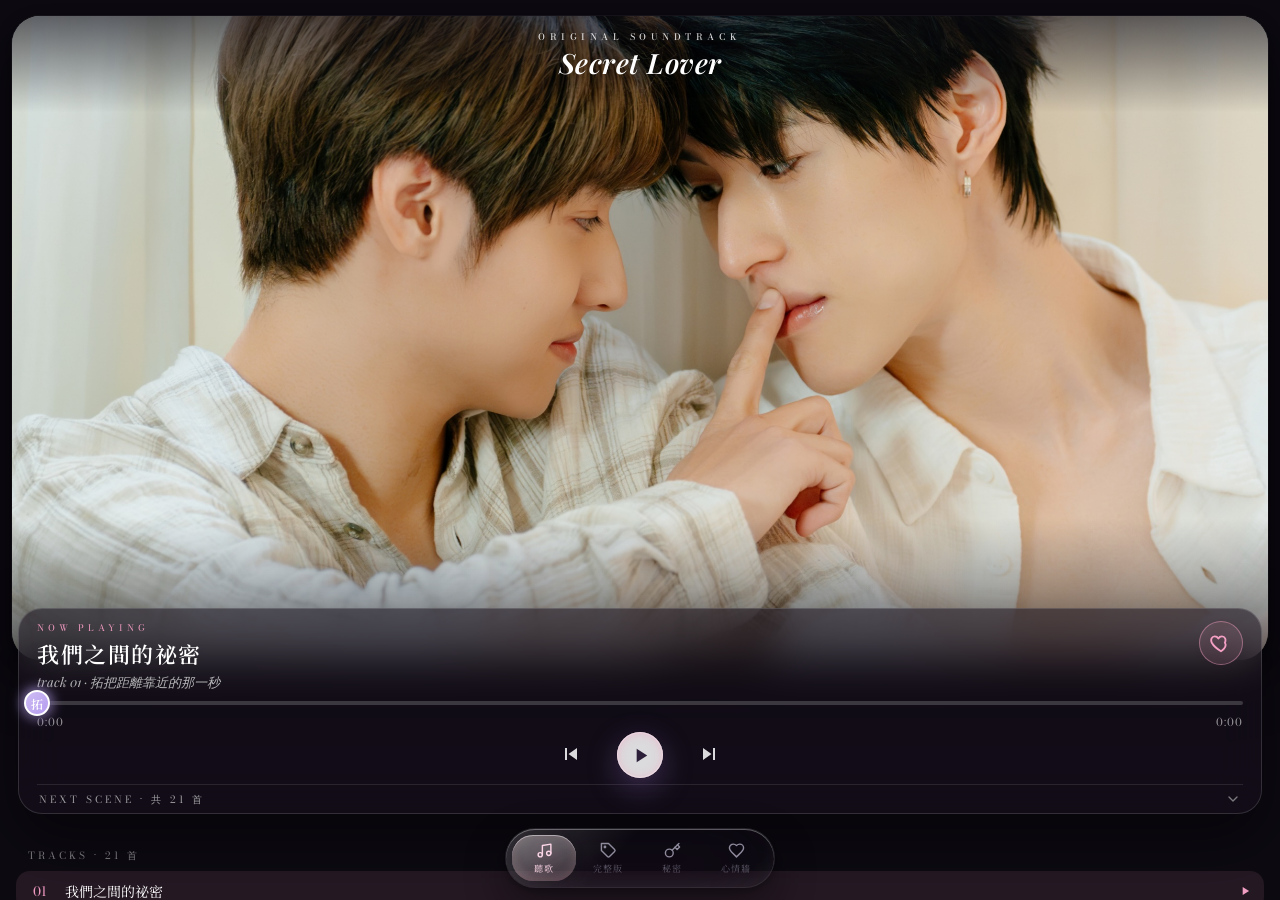
<file: t.html>
<!DOCTYPE html>
<html lang="zh-TW">
<head>
<meta charset="UTF-8">
<meta name="viewport" content="width=device-width, initial-scale=1, viewport-fit=cover">
<meta name="apple-mobile-web-app-capable" content="yes">
<meta name="mobile-web-app-capable" content="yes">
<meta name="apple-mobile-web-app-status-bar-style" content="black-translucent">
<meta name="theme-color" content="#0d0a12">
<title>秘密關係 OST</title>
<link rel="preconnect" href="https://fonts.googleapis.com">
<link rel="preconnect" href="https://fonts.gstatic.com" crossorigin>
<link href="https://fonts.googleapis.com/css2?family=Bodoni+Moda:ital,wght@0,400;0,600;0,700;1,400;1,600&family=Noto+Serif+TC:wght@400;600&family=Playfair+Display:ital,wght@0,600;1,400;1,600&display=swap" rel="stylesheet">
<style>
*{margin:0;padding:0;box-sizing:border-box;-webkit-tap-highlight-color:transparent}
html,body{width:100%;height:100%;overflow:hidden;background:#0d0a12}
body{font-family:'Noto Serif TC','PingFang TC',sans-serif;color:#fff}
@keyframes breathe{0%,100%{transform:scale(1)}50%{transform:scale(1.05)}}
@keyframes floatUp{0%{opacity:0;transform:translateY(0) scale(.5)}12%{opacity:1}100%{opacity:0;transform:translateY(-220px) scale(1.15)}}
@keyframes reveal{0%{opacity:0;transform:translateY(12px)}100%{opacity:1;transform:none}}
@keyframes burstGlow{0%{opacity:0}25%{opacity:1}100%{opacity:0}}
@keyframes heartbeat{0%,100%{transform:scale(1)}30%{transform:scale(1.22)}55%{transform:scale(1)}}
@keyframes slideUp{from{transform:translateY(100%)}to{transform:none}}
@keyframes fadeIn{from{opacity:0}to{opacity:1}}
@keyframes ring{0%{transform:translate(-50%,-50%) scale(.6);opacity:.7}100%{transform:translate(-50%,-50%) scale(2.4);opacity:0}}
@keyframes floatHeart{0%{opacity:0;transform:translate(-50%,-50%) scale(.2)}18%{opacity:.95;transform:translate(-50%,-50%) scale(var(--s))}100%{opacity:0;transform:translate(calc(-50% + var(--dx)),calc(-50% - var(--rise))) scale(calc(var(--s)*.62)) rotate(var(--r2))}}
@keyframes bloomHeart{0%{opacity:0;transform:translate(-50%,-50%) scale(.25)}32%{opacity:1;transform:translate(-50%,-50%) scale(1.18)}48%{transform:translate(-50%,-50%) scale(.92)}62%{transform:translate(-50%,-50%) scale(1.04)}100%{opacity:0;transform:translate(-50%,-72%) scale(1.08)}}
@keyframes ringPulse{0%{opacity:.7;transform:translate(-50%,-50%) scale(.35)}100%{opacity:0;transform:translate(-50%,-50%) scale(2.8)}}
@keyframes glowFade{0%{opacity:0;transform:translate(-50%,-50%) scale(.5)}28%{opacity:1;transform:translate(-50%,-50%) scale(1)}100%{opacity:0;transform:translate(-50%,-50%) scale(1.25)}}
@keyframes dotPulse{0%,100%{opacity:.3;transform:translate(-50%,-50%) scale(.8)}50%{opacity:.78;transform:translate(-50%,-50%) scale(1.25)}}
@keyframes bounce{0%{transform:scale(1)}30%{transform:scale(1.2)}55%{transform:scale(.95)}100%{transform:scale(1)}}
@keyframes tabPop{0%{transform:scale(1)}32%{transform:scale(.9)}66%{transform:scale(1.07)}100%{transform:scale(1)}}
.navbtn:active{transform:scale(.92)}
</style>
</head>
<body>
<div id="stage" style="width:100vw;height:100dvh;position:relative;overflow:hidden;background:#0d0a12;color:#fff">

  <!-- ========== PLAYER ========== -->
  <div id="screen-player" style="position:absolute;inset:0;overflow-y:auto;-webkit-overflow-scrolling:touch;background:#0d0a12">

    <!-- First viewport: flex column — cover card + NP card -->
    <div style="height:100dvh;min-height:520px;display:flex;flex-direction:column">

      <!-- Cover floating card -->
      <div style="position:relative;flex:1;min-height:240px;overflow:hidden;margin:calc(16px + env(safe-area-inset-top,0px)) 12px 0;border-radius:28px;box-shadow:0 22px 50px rgba(0,0,0,.58),0 5px 16px rgba(0,0,0,.42),0 0 0 1px rgba(255,255,255,.06)">
        <img src="image/cover.png" alt="" id="cover-img" style="position:absolute;inset:0;width:100%;height:100%;object-fit:cover;object-position:center 42%;transform-origin:center 45%;animation:breathe 7s ease-in-out infinite;animation-play-state:paused">
        <div style="position:absolute;inset:0;background:linear-gradient(180deg,rgba(13,10,18,.6) 0%,rgba(13,10,18,.33) 7%,rgba(13,10,18,0) 15%,rgba(13,10,18,0) 78%,rgba(13,10,18,.30) 91%,rgba(13,10,18,.51) 100%)"></div>
        <div style="position:absolute;top:0;left:0;right:0;padding:14px 24px 0;text-align:center;z-index:2">
          <div style="font-family:'Bodoni Moda',serif;font-weight:500;font-size:9px;letter-spacing:4.5px;color:rgba(255,255,255,.85);text-transform:uppercase;text-shadow:0 1px 8px rgba(0,0,0,.5)">Original Soundtrack</div>
          <div style="font-family:'Playfair Display',serif;font-style:italic;font-weight:600;font-size:28px;color:#fff;letter-spacing:.5px;line-height:1;margin-top:5px;text-shadow:0 3px 20px rgba(0,0,0,.6)">Secret Lover</div>
        </div>
        <!-- heart burst overlay inside cover -->
        <div id="heart-burst-overlay" style="position:absolute;inset:0;z-index:80;pointer-events:none;overflow:hidden;display:none"></div>
        <!-- unlock burst -->
        <div id="unlock-burst-overlay" style="display:none;position:absolute;inset:0;z-index:90;pointer-events:none">
          <div style="position:absolute;inset:0;background:radial-gradient(60% 50% at 50% 45%,rgba(243,160,196,.55),rgba(243,160,196,.3) 45%,transparent 72%);animation:burstGlow 1.8s ease-out forwards"></div>
          <div id="unlock-particles" style="position:absolute;inset:0;z-index:91;pointer-events:none"></div>
        </div>
      </div>

      <!-- Now Playing glass card — overlaps cover by 52px -->
      <div style="position:relative;margin:-52px 18px calc(86px + env(safe-area-inset-bottom,0px));background:rgba(22,16,28,.55);backdrop-filter:blur(22px);-webkit-backdrop-filter:blur(22px);border:1px solid rgba(255,255,255,.14);border-radius:24px;padding:12px 18px 4px;z-index:3;box-shadow:0 24px 60px rgba(0,0,0,.5)">
        <div style="display:flex;justify-content:space-between;align-items:flex-start">
          <div style="flex:1;min-width:0">
            <div style="font-family:'Bodoni Moda',serif;font-size:9px;letter-spacing:4px;color:#f29bc2;text-transform:uppercase">Now Playing</div>
            <div id="now-title" style="font-family:'Noto Serif TC',serif;font-size:22px;font-weight:600;color:#fff;margin-top:3px;letter-spacing:1.5px;white-space:nowrap;overflow:hidden;text-overflow:ellipsis">我們之間的祕密</div>
            <div id="now-sub" style="font-family:'Playfair Display',serif;font-style:italic;font-size:13px;color:rgba(255,255,255,.7);margin-top:4px">track 01 · 拓把距離靠近的那一秒</div>
          </div>
          <button id="heart-btn" onclick="captureHeart(event)" style="border-radius:50%;background:rgba(243,160,196,.12);border:1px solid rgba(243,160,196,.45);display:flex;align-items:center;justify-content:center;cursor:pointer;margin-left:12px;flex:none;width:44px;height:44px">
            <svg id="heart-icon" width="22" height="22" viewBox="0 0 24 24" fill="none" stroke="#f3a0c4" stroke-width="2" stroke-linejoin="round" style="animation:heartbeat 2.6s ease-in-out infinite"><path d="M12 21s-7.5-4.6-10-9.3C.3 8.3 1.9 4.8 5.2 4.8c2 0 3.3 1.2 3.9 2.2.6-1 1.9-2.2 3.9-2.2 3.3 0 4.9 3.5 3.2 6.9C19.5 16.4 12 21 12 21z"/></svg>
          </button>
        </div>
        <!-- progress -->
        <div id="prog-el" onpointerdown="onProgDown(event)" style="position:relative;height:4px;border-radius:4px;background:rgba(255,255,255,.18);cursor:pointer;margin-top:9px">
          <div id="prog-fill" style="position:absolute;left:0;top:0;height:100%;border-radius:4px;background:linear-gradient(90deg,#f7b8d2,#f3a0c4 60%,#f29bc2);width:0%"></div>
          <div id="prog-glow" style="position:absolute;top:50%;transform:translate(-50%,-50%);left:0%;width:32px;height:32px;border-radius:50%;background:rgba(243,160,196,.9);filter:blur(7px);opacity:.34;pointer-events:none"></div>
          <div id="prog-dot" style="position:absolute;top:50%;transform:translate(-50%,-50%);left:0%;width:26px;height:26px;border-radius:50%;background:linear-gradient(135deg,#cdbcf2,#b59cf0);border:2px solid #fff;display:flex;align-items:center;justify-content:center;font-family:'Noto Serif TC',serif;font-size:12px;font-weight:600;color:#fff;box-shadow:0 2px 10px rgba(0,0,0,.4),0 0 12px rgba(176,156,228,.9);z-index:1">拓</div>
        </div>
        <div style="display:flex;justify-content:space-between;margin-top:9px;font-family:'Bodoni Moda',serif;font-size:11px;letter-spacing:1px;color:rgba(255,255,255,.55)"><span id="t-cur">0:00</span><span id="t-tot">0:00</span></div>
        <!-- controls -->
        <div style="display:flex;align-items:center;justify-content:center;gap:28px;margin-top:2px">
          <button onclick="prevTrack()" style="background:none;border:none;cursor:pointer;padding:6px"><svg width="24" height="24" viewBox="0 0 24 24" fill="rgba(255,255,255,.85)"><path d="M6 6h2v12H6zm3.5 6 8.5 6V6z"/></svg></button>
          <button onclick="togglePlay()" style="width:46px;height:46px;border-radius:50%;background:rgba(255,255,255,.85);backdrop-filter:blur(4px);border:none;display:flex;align-items:center;justify-content:center;cursor:pointer;box-shadow:0 10px 30px rgba(120,90,160,.45),inset 0 1px 10px rgba(243,160,196,.55),inset 0 0 0 1px rgba(255,255,255,.55)">
            <svg width="23" height="23" viewBox="0 0 24 24" fill="#2c1f3a"><path id="play-path" d="M8 5v14l11-7z"/></svg>
          </button>
          <button onclick="nextTrack()" style="background:none;border:none;cursor:pointer;padding:6px"><svg width="24" height="24" viewBox="0 0 24 24" fill="rgba(255,255,255,.85)"><path d="M6 18l8.5-6L6 6v12zM16 6v12h2V6h-2z"/></svg></button>
        </div>
        <!-- next scene strip -->
        <div onclick="openSheet()" style="display:flex;align-items:center;justify-content:space-between;border-top:1px solid rgba(255,255,255,.10);margin-top:6px;padding:6px 2px 2px;cursor:pointer">
          <span style="font-family:'Bodoni Moda',serif;font-size:10px;letter-spacing:3px;color:rgba(255,255,255,.6);text-transform:uppercase">Next Scene · 共 21 首</span>
          <svg width="16" height="16" viewBox="0 0 24 24" fill="none" stroke="rgba(255,255,255,.45)" stroke-width="2" stroke-linecap="round" stroke-linejoin="round"><polyline points="6 9 12 15 18 9"/></svg>
        </div>
      </div>
    </div>

    <!-- Track list below fold -->
    <div style="background:#0d0a12;margin-top:calc(-70px - env(safe-area-inset-bottom,0px));padding:18px 16px calc(120px + env(safe-area-inset-bottom,0px))">
      <div style="font-family:'Bodoni Moda',serif;font-size:10px;letter-spacing:3px;color:rgba(255,255,255,.5);text-transform:uppercase;padding:0 12px 8px">Tracks · 21 首</div>
      <div id="track-list"></div>
    </div>
  </div>

  <!-- ========== SHEET ========== -->
  <div id="sheet-overlay" onclick="closeSheet()" style="display:none;position:absolute;inset:0;z-index:60;background:rgba(8,6,12,.55);animation:fadeIn .25s ease"></div>
  <div id="sheet" style="display:none;position:absolute;left:0;right:0;bottom:0;z-index:61;height:84%;background:linear-gradient(180deg,#16111d,#0d0a12);border-radius:26px 26px 0 0;border-top:1px solid rgba(255,255,255,.12);flex-direction:column;animation:slideUp .32s cubic-bezier(.22,.9,.3,1)">
    <div style="padding:18px 24px 8px;display:flex;align-items:center;justify-content:space-between;flex:none">
      <div>
        <div style="font-family:'Bodoni Moda',serif;font-size:10px;letter-spacing:4px;color:#f29bc2;text-transform:uppercase">Track List</div>
        <div style="font-family:'Noto Serif TC',serif;font-size:15px;color:#fff;margin-top:4px;letter-spacing:2px">曲目列表 · 21 首</div>
      </div>
      <button onclick="closeSheet()" style="width:34px;height:34px;border-radius:50%;background:rgba(255,255,255,.08);border:none;color:#fff;cursor:pointer;display:flex;align-items:center;justify-content:center"><svg width="18" height="18" viewBox="0 0 24 24" fill="none" stroke="currentColor" stroke-width="2" stroke-linecap="round"><line x1="6" y1="6" x2="18" y2="18"/><line x1="18" y1="6" x2="6" y2="18"/></svg></button>
    </div>
    <div style="flex:1;overflow-y:auto;padding:6px 14px 30px" id="sheet-list"></div>
  </div>

  <!-- ========== PURCHASE ========== -->
  <div id="screen-purchase" style="display:none;position:absolute;inset:0;overflow-y:auto;padding:62px 0 96px;background:radial-gradient(120% 60% at 50% 0%,#1c1426,#0d0a12 70%)">
    <div style="text-align:center;padding:0 28px">
      <div style="font-family:'Playfair Display',serif;font-style:italic;font-size:27px;color:#fff">Unlock the Album</div>
      <div style="font-family:'Noto Serif TC',serif;font-size:16px;color:rgba(255,255,255,.85);letter-spacing:2px;margin-top:8px">解鎖完整 21 首專輯</div>
      <div style="font-size:12.5px;color:rgba(255,255,255,.5);margin-top:12px;line-height:1.75">免費試聽前 2 首 · 解鎖後可線上聽 + 下載收藏</div>
    </div>
    <div style="padding:28px 22px 0;display:flex;flex-direction:column;gap:18px">
      <div id="plan299" onclick="selectPlan('299')" style="position:relative;border-radius:22px;background:rgba(255,255,255,.04);border:1.5px solid #f29bc2;padding:24px 22px;cursor:pointer">
        <div style="font-family:'Noto Serif TC',serif;font-size:15px;color:#fff;letter-spacing:1px">數位專輯</div>
        <div style="font-family:'Bodoni Moda',serif;font-size:30px;color:#fff;margin-top:4px;font-weight:700">NT$299</div>
        <div style="margin-top:16px;display:flex;flex-direction:column;gap:10px">
          <div style="display:flex;gap:9px;font-size:12.5px;color:rgba(255,255,255,.7)"><svg width="14" height="14" viewBox="0 0 24 24" fill="none" stroke="#f29bc2" stroke-width="2.6" stroke-linecap="round" stroke-linejoin="round"><polyline points="20 6 9 17 4 12"/></svg>完整 21 首 MP3</div>
          <div style="display:flex;gap:9px;font-size:12.5px;color:rgba(255,255,255,.7)"><svg width="14" height="14" viewBox="0 0 24 24" fill="none" stroke="#f29bc2" stroke-width="2.6" stroke-linecap="round" stroke-linejoin="round"><polyline points="20 6 9 17 4 12"/></svg>不限次數隨時重播</div>
          <div style="display:flex;gap:9px;font-size:12.5px;color:rgba(255,255,255,.7)"><svg width="14" height="14" viewBox="0 0 24 24" fill="none" stroke="#f29bc2" stroke-width="2.6" stroke-linecap="round" stroke-linejoin="round"><polyline points="20 6 9 17 4 12"/></svg>可加入手機主畫面</div>
        </div>
      </div>
      <div id="plan599" onclick="selectPlan('599')" style="position:relative;border-radius:22px;background:rgba(242,155,194,.07);border:1.5px solid rgba(242,155,194,.45);padding:24px 22px;cursor:pointer">
        <div style="position:absolute;top:-11px;right:18px;background:linear-gradient(135deg,#f29bc2,#c9b0ec 52%,#afc7f6);color:#fff;font-family:'Bodoni Moda',serif;font-size:10px;padding:5px 12px;border-radius:20px;letter-spacing:2px">收藏推薦</div>
        <div style="font-family:'Noto Serif TC',serif;font-size:15px;color:#fff;letter-spacing:1px">典藏版 + WAV</div>
        <div style="font-family:'Bodoni Moda',serif;font-size:30px;color:#fff;margin-top:4px;font-weight:700">NT$599</div>
        <div style="margin-top:16px;display:flex;flex-direction:column;gap:10px">
          <div style="display:flex;gap:9px;font-size:12.5px;color:rgba(255,255,255,.7)"><svg width="14" height="14" viewBox="0 0 24 24" fill="none" stroke="#f29bc2" stroke-width="2.6" stroke-linecap="round" stroke-linejoin="round"><polyline points="20 6 9 17 4 12"/></svg>上面全部內容</div>
          <div style="display:flex;gap:9px;font-size:12.5px;color:rgba(255,255,255,.7)"><svg width="14" height="14" viewBox="0 0 24 24" fill="none" stroke="#f29bc2" stroke-width="2.6" stroke-linecap="round" stroke-linejoin="round"><polyline points="20 6 9 17 4 12"/></svg>無損 WAV 音質</div>
        </div>
      </div>
    </div>
    <div style="padding:18px 24px 0">
      <button id="checkout-btn" onclick="goCheckout()" style="display:block;width:100%;text-align:center;padding:15px;border-radius:16px;background:linear-gradient(135deg,#f29bc2,#c9b0ec 52%,#afc7f6);color:#fff;border:none;font-family:'Noto Serif TC',serif;font-size:14px;letter-spacing:2px;cursor:pointer;font-weight:600">前往結帳 · NT$299</button>
      <button onclick="go('unlock')" style="display:block;width:100%;text-align:center;padding:14px;margin-top:11px;border-radius:16px;background:none;color:#f29bc2;border:1.5px solid rgba(242,155,194,.5);font-family:'Noto Serif TC',serif;font-size:13px;letter-spacing:2px;cursor:pointer">已經購買？輸入兌換碼</button>
    </div>
  </div>

  <!-- ========== UNLOCK ========== -->
  <div id="screen-unlock" style="display:none;position:absolute;inset:0;overflow-y:auto;padding:64px 0 96px;background:radial-gradient(120% 60% at 50% 0%,#1c1426,#0d0a12 70%)">
    <div style="text-align:center;padding:0 28px">
      <div style="font-family:'Playfair Display',serif;font-style:italic;font-size:24px;color:#fff">Secret</div>
      <div style="font-family:'Noto Serif TC',serif;font-size:14px;color:rgba(255,255,255,.6);margin-top:6px;letter-spacing:3px">秘密 · 兌換與解鎖</div>
    </div>
    <div id="unlock-locked-state">
      <div style="text-align:center;padding:26px 28px 0">
        <div style="width:62px;height:62px;border-radius:50%;background:rgba(242,155,194,.14);border:1px solid rgba(242,155,194,.4);display:flex;align-items:center;justify-content:center;margin:0 auto 16px;color:#f29bc2"><svg width="26" height="26" viewBox="0 0 24 24" fill="none" stroke="currentColor" stroke-width="2" stroke-linecap="round" stroke-linejoin="round"><rect x="3" y="11" width="18" height="11" rx="2"/><path d="M7 11V7a5 5 0 0 1 9.9-1"/></svg></div>
        <div style="font-size:12.5px;color:rgba(255,255,255,.55);line-height:1.7;padding:0 10px">購買後兌換碼會寄到信箱，請用購買時的 email 解鎖完整專輯</div>
      </div>
      <div style="padding:22px 28px 0">
        <label style="font-family:'Bodoni Moda',serif;font-size:11px;font-weight:600;color:rgba(255,255,255,.5);letter-spacing:3px">EMAIL</label>
        <input id="in-email" type="email" placeholder="you@example.com" autocomplete="email" style="width:100%;margin:9px 0 18px;padding:15px;border-radius:16px;border:1.5px solid rgba(255,255,255,.14);background:rgba(255,255,255,.05);font-size:14px;color:#fff;outline:none;font-family:'Noto Serif TC',serif">
        <label style="font-family:'Bodoni Moda',serif;font-size:11px;font-weight:600;color:rgba(255,255,255,.5);letter-spacing:3px">兌換碼 · CODE</label>
        <input id="in-code" type="text" placeholder="SR-XXXX-XXXX" autocomplete="off" style="width:100%;margin:9px 0 22px;padding:15px;border-radius:16px;border:1.5px solid rgba(255,255,255,.14);background:rgba(255,255,255,.05);font-size:14px;color:#fff;outline:none;font-family:'Noto Serif TC',serif">
        <button onclick="redeem()" style="display:block;width:100%;text-align:center;padding:15px;border-radius:16px;background:linear-gradient(135deg,#f29bc2,#c9b0ec 52%,#afc7f6);color:#fff;border:none;font-family:'Noto Serif TC',serif;font-size:14px;letter-spacing:2px;cursor:pointer;font-weight:600">解鎖</button>
        <div style="text-align:center;font-size:11.5px;color:rgba(255,255,255,.4);margin-top:16px;line-height:1.7">想先體驗解鎖動畫？輸入兌換碼 <b style="color:#f29bc2">LOVE</b> 試試</div>
        <div onclick="go('purchase')" style="text-align:center;font-size:12px;color:rgba(255,255,255,.5);margin-top:14px;cursor:pointer">還沒購買？<b style="color:#f29bc2;font-weight:500">看方案 →</b></div>
      </div>
    </div>
    <div id="unlock-success-state" style="display:none;padding:26px 24px 0">
      <div style="border-radius:22px;background:rgba(242,155,194,.08);border:1px solid rgba(242,155,194,.3);padding:28px 22px;text-align:center">
        <div style="width:58px;height:58px;border-radius:50%;background:linear-gradient(135deg,#f29bc2,#c9b0ec 52%,#afc7f6);display:flex;align-items:center;justify-content:center;margin:0 auto 16px"><svg width="26" height="26" viewBox="0 0 24 24" fill="none" stroke="#fff" stroke-width="2.4" stroke-linecap="round" stroke-linejoin="round"><polyline points="20 6 9 17 4 12"/></svg></div>
        <div style="font-family:'Bodoni Moda',serif;font-size:11px;color:#f29bc2;letter-spacing:3px">FULL ALBUM UNLOCKED</div>
        <div style="font-family:'Noto Serif TC',serif;font-size:17px;color:#fff;margin-top:8px;letter-spacing:1px">已解鎖完整 21 首專輯</div>
        <div style="font-size:12px;color:rgba(255,255,255,.5);margin-top:8px;line-height:1.7">所有曲目都已開放，可線上聽 + 下載收藏</div>
        <button onclick="go('player')" style="margin-top:20px;padding:13px 28px;border-radius:14px;background:linear-gradient(135deg,#f29bc2,#c9b0ec 52%,#afc7f6);color:#fff;border:none;font-family:'Noto Serif TC',serif;font-size:13px;letter-spacing:2px;cursor:pointer">前往聽歌 →</button>
      </div>
    </div>
  </div>

  <!-- ========== MOOD WALL ========== -->
  <div id="screen-profile" style="display:none;position:absolute;inset:0;overflow-y:auto;padding:54px 0 100px;background:radial-gradient(120% 55% at 50% 0%,#1c1426,#0d0a12 70%)">
    <div style="text-align:center;padding:0 28px">
      <div style="font-family:'Bodoni Moda',serif;font-weight:700;font-size:23px;letter-spacing:3px;color:#fff">FAN MOOD WALL</div>
      <div style="font-family:'Noto Serif TC',serif;font-size:13px;color:rgba(255,255,255,.65);margin-top:12px;letter-spacing:1px;line-height:1.7">把沒說出口的心情，留在這首歌裡。</div>
      <div style="font-family:'Bodoni Moda',serif;font-size:10px;letter-spacing:3px;color:#f29bc2;margin-top:7px;text-transform:uppercase">Leave your hidden feeling here</div>
    </div>
    <div style="text-align:center;font-size:12px;color:rgba(255,255,255,.5);letter-spacing:.5px;padding:18px 28px 4px">今晚有 <b id="mood-num" style="color:#f29bc2;font-weight:600;font-family:'Bodoni Moda',serif">0</b> 個人，把秘密留在這裡。</div>
    <div style="margin:10px 20px 0;background:rgba(255,255,255,.05);backdrop-filter:blur(10px);border:1px solid rgba(242,155,194,.22);border-radius:22px;padding:18px 17px;box-shadow:0 12px 30px rgba(0,0,0,.3)">
      <input id="mood-name" type="text" placeholder="你的暱稱" maxlength="16" autocomplete="off" style="width:100%;padding:12px 14px;border-radius:14px;border:1.5px solid rgba(255,255,255,.14);background:rgba(255,255,255,.05);font-size:13.5px;color:#fff;outline:none;font-family:'Noto Serif TC',serif">
      <div id="mood-tags" style="display:flex;flex-wrap:wrap;gap:8px;margin:14px 0 4px"></div>
      <div style="position:relative;margin-top:12px">
        <textarea id="mood-text" oninput="onMoodInput(event)" maxlength="80" placeholder="現在聽這首歌，你想留下什麼心情？" style="width:100%;min-height:74px;resize:none;padding:13px 15px;border-radius:14px;border:1.5px solid rgba(255,255,255,.14);background:rgba(255,255,255,.05);font-size:13.5px;line-height:1.6;color:#fff;outline:none;font-family:'Noto Serif TC',serif"></textarea>
        <div style="text-align:right;font-family:'Bodoni Moda',serif;font-size:11px;color:rgba(255,255,255,.4);margin-top:6px"><span id="mood-chars">0</span> / 80</div>
      </div>
      <div id="mood-err" style="color:#f29bc2;font-size:11.5px;text-align:center;margin-top:4px;display:none">先寫下一點心情吧。</div>
      <button id="mood-submit" onclick="submitMood()" style="display:block;width:100%;margin-top:10px;padding:14px;border-radius:22px;background:linear-gradient(135deg,#f29bc2,#c9b0ec 52%,#afc7f6);color:#fff;border:none;font-family:'Noto Serif TC',serif;font-size:14px;letter-spacing:2px;cursor:pointer">留下心情</button>
    </div>
    <div id="mood-list" style="padding:20px 20px 0"></div>
  </div>

  <!-- ========== FLOATING ISLAND NAV ========== -->
  <nav style="position:absolute;left:0;right:0;bottom:calc(12px + env(safe-area-inset-bottom,0px));z-index:70;display:flex;justify-content:center;pointer-events:none">
    <div id="nav-inner" style="position:relative;display:flex;padding:6px;border-radius:30px;background:rgba(18,18,22,.16);backdrop-filter:blur(44px) saturate(1.7);-webkit-backdrop-filter:blur(44px) saturate(1.7);border:1px solid rgba(255,255,255,.1);box-shadow:0 16px 42px rgba(0,0,0,.44),0 2px 8px rgba(0,0,0,.26),inset 0 1px 0 rgba(255,255,255,.32),inset 0 -8px 16px rgba(255,255,255,.05);pointer-events:auto">
      <div style="position:absolute;inset:0;border-radius:30px;background:linear-gradient(135deg,rgba(255,255,255,.16),rgba(255,255,255,0) 42%);pointer-events:none"></div>
      <div class="navind" style="position:absolute;top:6px;left:6px;width:64px;height:calc(100% - 12px);border-radius:21px;transform:translateX(0px);transition:transform .46s cubic-bezier(.34,1.32,.42,1);background:linear-gradient(180deg,rgba(255,255,255,.26),rgba(255,182,193,.12));box-shadow:inset 0 1px 0 rgba(255,255,255,.45),inset 0 0 12px rgba(255,182,193,.18),inset 0 -6px 12px rgba(255,255,255,.06),0 4px 12px rgba(0,0,0,.16);backdrop-filter:blur(6px);pointer-events:none"></div>
      <button class="navbtn" onclick="navTo('player')" style="position:relative;z-index:1;width:64px;padding:7px 0 6px;border:none;background:none;cursor:pointer;display:flex;flex-direction:column;align-items:center;gap:3px;font-family:'Noto Serif TC',serif;font-size:9px;letter-spacing:1.2px;color:#fbd6e6;transition:color .3s ease,transform .18s ease">
        <span class="navico" style="display:flex;filter:drop-shadow(0 0 12px rgba(255,105,180,.35));transition:filter .35s ease"><svg width="17" height="17" viewBox="0 0 24 24" fill="none" stroke="currentColor" stroke-width="2" stroke-linecap="round" stroke-linejoin="round"><path d="M9 18V5l12-2v13"/><circle cx="6" cy="18" r="3"/><circle cx="18" cy="16" r="3"/></svg></span>
        <span class="navlbl" style="opacity:1;transition:opacity .3s ease">聽歌</span>
      </button>
      <button class="navbtn" onclick="navTo('purchase')" style="position:relative;z-index:1;width:64px;padding:7px 0 6px;border:none;background:none;cursor:pointer;display:flex;flex-direction:column;align-items:center;gap:3px;font-family:'Noto Serif TC',serif;font-size:9px;letter-spacing:1.2px;color:#8f8a9c;transition:color .3s ease,transform .18s ease">
        <span class="navico" style="display:flex;filter:none;transition:filter .35s ease"><svg width="17" height="17" viewBox="0 0 24 24" fill="none" stroke="currentColor" stroke-width="2" stroke-linecap="round" stroke-linejoin="round"><path d="M20.59 13.41 13.42 20.6a2 2 0 0 1-2.83 0L2 12V2h10l8.59 8.59a2 2 0 0 1 0 2.82Z"/><circle cx="7" cy="7" r="1"/></svg></span>
        <span class="navlbl" style="opacity:.62;transition:opacity .3s ease">完整版</span>
      </button>
      <button class="navbtn" onclick="navTo('unlock')" style="position:relative;z-index:1;width:64px;padding:7px 0 6px;border:none;background:none;cursor:pointer;display:flex;flex-direction:column;align-items:center;gap:3px;font-family:'Noto Serif TC',serif;font-size:9px;letter-spacing:1.2px;color:#8f8a9c;transition:color .3s ease,transform .18s ease">
        <span class="navico" style="display:flex;filter:none;transition:filter .35s ease"><svg width="17" height="17" viewBox="0 0 24 24" fill="none" stroke="currentColor" stroke-width="2" stroke-linecap="round" stroke-linejoin="round"><circle cx="7.5" cy="15.5" r="5.5"/><path d="m21 2-9.6 9.6"/><path d="m15.5 7.5 3 3L22 7l-3-3"/></svg></span>
        <span class="navlbl" style="opacity:.62;transition:opacity .3s ease">秘密</span>
      </button>
      <button class="navbtn" onclick="navTo('profile')" style="position:relative;z-index:1;width:64px;padding:7px 0 6px;border:none;background:none;cursor:pointer;display:flex;flex-direction:column;align-items:center;gap:3px;font-family:'Noto Serif TC',serif;font-size:9px;letter-spacing:1.2px;color:#8f8a9c;transition:color .3s ease,transform .18s ease">
        <span class="navico" style="display:flex;filter:none;transition:filter .35s ease"><svg width="17" height="17" viewBox="0 0 24 24" fill="none" stroke="currentColor" stroke-width="2" stroke-linecap="round" stroke-linejoin="round"><path d="M19 14c1.49-1.46 3-3.21 3-5.5A5.5 5.5 0 0 0 16.5 3c-1.76 0-3 .5-4.5 2-1.5-1.5-2.74-2-4.5-2A5.5 5.5 0 0 0 2 8.5c0 2.29 1.49 4.04 3 5.5l7 7Z"/></svg></span>
        <span class="navlbl" style="opacity:.62;transition:opacity .3s ease">心情牆</span>
      </button>
    </div>
  </nav>

  <!-- toast -->
  <div id="toast" style="display:none;position:absolute;left:50%;bottom:86px;z-index:100;transform:translateX(-50%);background:rgba(20,15,26,.96);border:1px solid rgba(242,155,194,.4);color:#fff;padding:10px 20px;border-radius:22px;font-size:12.5px;font-family:'Noto Serif TC',serif;white-space:nowrap;max-width:84%;text-align:center;animation:fadeIn .25s ease;box-shadow:0 8px 24px rgba(0,0,0,.5)"></div>
</div>

<audio id="audio" preload="none"></audio>

<script>
const CONFIG={STRIPE_LINK_299:"https://buy.stripe.com/test_5kQ6oGdP8dny2H1atU1RC02",STRIPE_LINK_599:"https://buy.stripe.com/test_aFa14mdP85V66XhcC21RC01",WORKER_API_BASE:"https://secret-lover-ost-api.anthonywen0693.workers.dev"};
const TRACKS=[{n:1,title:"我們之間的祕密",file:"01.mp3",free:true},{n:2,title:"真的喜歡是藏不住的",file:"02.mp3",free:true},{n:3,title:"假裝教你戀愛",file:"03.mp3",free:false},{n:4,title:"越界以後",file:"04.mp3",free:false},{n:5,title:"Sometimes, I See You",file:"05.mp3",free:false},{n:6,title:"藍色的暗戀",file:"06.mp3",free:false},{n:7,title:"晴天裡擁抱你",file:"07.mp3",free:false},{n:8,title:"心跳先說了祕密",file:"08.mp3",free:false},{n:9,title:"喜歡你的回音",file:"09.mp3",free:false},{n:10,title:"電影院沒有第三個人",file:"10.mp3",free:false},{n:11,title:"如果你也害怕",file:"11.mp3",free:false},{n:12,title:"把喜歡藏進音樂盒",file:"12.mp3",free:false},{n:13,title:"戀愛練習題",file:"13.mp3",free:false},{n:14,title:"幼稚鬼決鬥",file:"14.mp3",free:false},{n:15,title:"喜歡你這件小事",file:"15.mp3",free:false},{n:16,title:"靠近你的安全距離",file:"16.mp3",free:false},{n:17,title:"晴天裡，我終於懂了",file:"17.mp3",free:false},{n:18,title:"不能被發現的心意",file:"18.mp3",free:false},{n:19,title:"拓晞爭吵，你為什麼不懂",file:"19.mp3",free:false},{n:20,title:"等待阿拓",file:"20.mp3",free:false},{n:21,title:"最終的告白，我喜歡的一直是你",file:"21.mp3",free:false}];
const SUBS={1:"拓把距離靠近的那一秒",2:"晞沒有說出口的心跳",3:"借練習之名的靠近",4:"那一步跨過去了",5:"餘光裡都是你",6:"藏在制服裡的心事",7:"陽光剛好你也剛好",8:"還沒開口就被聽見",9:"你的名字在心裡迴響",10:"黑暗裡偷牽的手",11:"我們都怕弄丟彼此",12:"一打開全是你",13:"沒有標準答案的心動",14:"吵架也想黏著你",15:"一點都不小的事",16:"想再近一點點",17:"原來一直都是你",18:"只敢在夜裡承認",19:"越在乎越說不清",20:"燈為你留著",21:"這次不再藏了"};
const MOODS=['想他','心動','捨不得','偷偷嘖到','夜車聽歌','哭了','好甜','回不去了'];
const DEFAULT_MOODS=[{id:1,name:"匿名聽眾",mood:"夜車聽歌",text:"坐在車上聽到這首，突然覺得他們好像真的存在。",time:"剛剛"},{id:2,name:"小秘密",mood:"偷偷嘖到",text:"明明只是 OST，為什麼我腦中都是他們靠近的畫面。",time:"3 分鐘前"},{id:3,name:"不想睡",mood:"想他",text:"那句旋律一出來，就像回到他們沒說出口的那一晚。",time:"8 分鐘前"},{id:4,name:"今天也暈船",mood:"心動",text:"真的喜歡是藏不住的，連歌都藏不住。",time:"12 分鐘前"},{id:5,name:"第21首等我",mood:"捨不得",text:"希望完整 21 首快點解鎖，想把他們的故事聽完。",time:"18 分鐘前"}];
const $=id=>document.getElementById(id);
const audio=$('audio');
let cur=0,seeking=false,selectedPlan='299',moodComments=[],selectedMood='',newMoodId=null;
const UKEY='slo-unlock-v1',MKEY='secretLoverMoodWallComments';
function isUnlocked(){try{return !!(JSON.parse(localStorage.getItem(UKEY)||'null')||{}).unlocked}catch(e){return false}}
function getUnlockData(){try{return JSON.parse(localStorage.getItem(UKEY)||'null')||{}}catch(e){return {}}}
function setUnlocked(d){try{localStorage.setItem(UKEY,JSON.stringify(Object.assign({unlocked:true},d)));}catch(e){}}
function trackLocked(t){return !t.free&&!isUnlocked();}
const fmt=s=>(!s||!isFinite(s))?'0:00':Math.floor(s/60)+':'+String(Math.floor(s%60)).padStart(2,'0');
const SCREENS=['player','purchase','unlock','profile'];
const NAV_ORDER=['player','purchase','unlock','profile'];
function go(s){SCREENS.forEach(sc=>{$('screen-'+sc).style.display=(sc===s)?'block':'none';});closeSheet();if(s==='unlock')syncUnlock();}
function navTo(s){go(s);updateNav(s);popTabIcon(NAV_ORDER.indexOf(s));}
function updateNav(s){const el=$('nav-inner');if(!el)return;const ci=NAV_ORDER.indexOf(s);const ind=el.querySelector('.navind');if(ind)ind.style.transform='translateX('+(ci*64)+'px)';el.querySelectorAll('.navbtn').forEach((b,i)=>{const a=i===ci;b.style.color=a?'#fbd6e6':'#8f8a9c';const ic=b.querySelector('.navico'),lb=b.querySelector('.navlbl');if(ic)ic.style.filter=a?'drop-shadow(0 0 12px rgba(255,105,180,.35))':'none';if(lb)lb.style.opacity=a?'1':'.62';});}
function popTabIcon(i){const el=$('nav-inner');if(!el)return;const b=el.querySelectorAll('.navbtn')[i];if(!b)return;const sp=b.querySelector('.navico');if(!sp)return;sp.style.animation='none';void sp.offsetWidth;sp.style.animation='tabPop .26s cubic-bezier(.34,1.3,.4,1)';}
function syncUnlock(){const u=isUnlocked();$('unlock-locked-state').style.display=u?'none':'block';$('unlock-success-state').style.display=u?'block':'none';}
function openSheet(){$('sheet-overlay').style.display='block';const s=$('sheet');s.style.display='flex';buildSheet();}
function closeSheet(){$('sheet-overlay').style.display='none';$('sheet').style.display='none';}
function lockSVG(){return '<svg width="14" height="14" viewBox="0 0 24 24" fill="none" stroke="#6f6680" stroke-width="2" stroke-linecap="round" stroke-linejoin="round"><rect x="3" y="11" width="18" height="11" rx="2"/><path d="M7 11V7a5 5 0 0 1 10 0v4"/></svg>';}
function playSVG(){return '<svg width="14" height="14" viewBox="0 0 24 24" fill="#f3a0c4"><path d="M8 5v14l11-7z"/></svg>';}
function dlSVG(f){return '<a href="songs/'+encodeURIComponent(f)+'" download onclick="event.stopPropagation()" style="color:inherit"><svg width="15" height="15" viewBox="0 0 24 24" fill="none" stroke="#f29bc2" stroke-width="2" stroke-linecap="round" stroke-linejoin="round"><path d="M21 15v4a2 2 0 0 1-2 2H5a2 2 0 0 1-2-2v-4"/><polyline points="7 10 12 15 17 10"/><line x1="12" y1="15" x2="12" y2="3"/></svg></a>';}
function buildTrackList(anim){const u=isUnlocked();$('track-list').innerHTML=TRACKS.map((tk,i)=>{const lk=trackLocked(tk),ip=(i===cur),nc=ip?'#f29bc2':(lk?'#5f5870':'#9a93a8'),tc=ip?'#fff':(lk?'#7a7388':'rgba(255,255,255,.82)'),ts=lk?'font-style:italic;letter-spacing:1px':'',rb=ip?'background:rgba(243,160,196,.10);':'',ra=(anim&&!tk.free)?'animation:reveal .5s ease '+((i-2)*0.05).toFixed(2)+'s both;':'',ic=lk?lockSVG():(u?dlSVG(tk.file):playSVG());return '<div onclick="onTrackClick('+i+')" style="display:flex;align-items:center;gap:13px;padding:10px 12px;border-radius:14px;cursor:pointer;'+rb+ra+'"><span style="font-family:\'Bodoni Moda\',serif;font-size:13px;width:24px;text-align:center;color:'+nc+'">'+String(tk.n).padStart(2,'0')+'</span><div style="flex:1;min-width:0;font-family:\'Noto Serif TC\',serif;font-size:14px;color:'+tc+';white-space:nowrap;overflow:hidden;text-overflow:ellipsis;'+ts+'">'+(lk?'Secret Track':tk.title)+'</div>'+ic+'</div>';}).join('');}
function buildSheet(){const u=isUnlocked();$('sheet-list').innerHTML=TRACKS.map((tk,i)=>{const lk=trackLocked(tk),ip=(i===cur),nc=ip?'#f29bc2':(lk?'#5f5870':'rgba(255,255,255,.5)'),tc=ip?'#fff':(lk?'#7a7388':'rgba(255,255,255,.7)'),ts=lk?'font-style:italic;letter-spacing:1px':'',rb=ip?'background:rgba(243,160,196,.10);':'',ic=lk?lockSVG():(u?dlSVG(tk.file):playSVG());return '<div onclick="onTrackClick('+i+');closeSheet();" style="display:flex;align-items:center;gap:13px;padding:13px 14px;border-radius:14px;cursor:pointer;'+rb+'"><span style="font-family:\'Bodoni Moda\',serif;font-size:13px;width:24px;text-align:center;color:'+nc+'">'+String(tk.n).padStart(2,'0')+'</span><div style="flex:1;min-width:0;font-family:\'Noto Serif TC\',serif;font-size:17px;color:'+tc+';white-space:nowrap;overflow:hidden;text-overflow:ellipsis;'+ts+'">'+(lk?'Secret Track':tk.title)+'</div>'+ic+'</div>';}).join('');}
function updateNP(){const t=TRACKS[cur],lk=trackLocked(t),odd=(t.n%2===1);$('now-title').textContent=lk?'Secret Track':t.title;$('now-sub').textContent='track '+String(t.n).padStart(2,'0')+(SUBS[t.n]?' · '+SUBS[t.n]:'');const dBg=odd?'linear-gradient(135deg,#cdbcf2,#b59cf0)':'linear-gradient(135deg,#f7b8d2,#f3a0c4)',dG=odd?'rgba(176,156,228,.9)':'rgba(243,160,196,.9)',pF=odd?'linear-gradient(90deg,#c9b0ec,#b59cf0 60%,#cdbcf2)':'linear-gradient(90deg,#f7b8d2,#f3a0c4 60%,#f29bc2)';$('prog-dot').textContent=odd?'拓':'晞';$('prog-dot').style.background=dBg;$('prog-dot').style.boxShadow='0 2px 10px rgba(0,0,0,.4),0 0 12px '+dG;$('prog-fill').style.background=pF;$('prog-glow').style.background=dG;}
function srcFor(t){if(t.free)return 'songs/'+encodeURIComponent(t.file);const u=getUnlockData();return CONFIG.WORKER_API_BASE+'/track?file='+encodeURIComponent(t.file)+'&email='+encodeURIComponent(u.email||'')+'&code='+encodeURIComponent(u.code||'');}
function playIdx(i){cur=i;const t=TRACKS[i];audio.src=srcFor(t);audio.play().catch(()=>{});updateNP();buildTrackList();}
function onTrackClick(i){const t=TRACKS[i];if(trackLocked(t)){showToast('需解鎖完整專輯才能播放');go('purchase');return;}playIdx(i);}
function togglePlay(){if(!audio.src){playIdx(cur);return;}if(audio.paused)audio.play().catch(()=>{});else audio.pause();}
function nextTrack(){let i=cur;do{i=(i+1)%TRACKS.length;}while(trackLocked(TRACKS[i])&&i!==cur);if(trackLocked(TRACKS[i])){showToast('其餘曲目需解鎖完整專輯');return;}playIdx(i);}
function prevTrack(){if(audio.currentTime>3){audio.currentTime=0;return;}let i=cur;do{i=(i-1+TRACKS.length)%TRACKS.length;}while(trackLocked(TRACKS[i])&&i!==cur);if(trackLocked(TRACKS[i]))return;playIdx(i);}
audio.addEventListener('play',()=>{$('play-path').setAttribute('d','M6 5h4v14H6zM14 5h4v14h-4z');$('cover-img').style.animationPlayState='running';});
audio.addEventListener('pause',()=>{$('play-path').setAttribute('d','M8 5v14l11-7z');$('cover-img').style.animationPlayState='paused';});
audio.addEventListener('ended',()=>nextTrack());
audio.addEventListener('timeupdate',()=>{if(seeking||!audio.duration)return;const p=(audio.currentTime/audio.duration)*100,ps=p.toFixed(2)+'%';$('prog-fill').style.width=ps;$('prog-dot').style.left=ps;$('prog-glow').style.left=ps;$('t-cur').textContent=fmt(audio.currentTime);$('t-tot').textContent=fmt(audio.duration);});
function onProgDown(e){seeking=true;seekAt(e);const el=$('prog-el');el.setPointerCapture(e.pointerId);el.addEventListener('pointermove',seekAt);el.addEventListener('pointerup',()=>{seeking=false;el.removeEventListener('pointermove',seekAt);},{once:true});}
function seekAt(e){const r=$('prog-el').getBoundingClientRect();let p=Math.max(0,Math.min(1,(e.clientX-r.left)/r.width));const d=audio.duration||0;if(audio.duration)audio.currentTime=p*audio.duration;const ps=(p*100).toFixed(2)+'%';$('prog-fill').style.width=ps;$('prog-dot').style.left=ps;$('prog-glow').style.left=ps;$('t-cur').textContent=fmt(p*d);}
function selectPlan(p){selectedPlan=p;$('plan299').style.borderColor=p==='299'?'#f29bc2':'rgba(255,255,255,.12)';$('plan599').style.borderColor=p==='599'?'#f29bc2':'rgba(242,155,194,.45)';$('checkout-btn').textContent='前往結帳 · NT$'+(p==='599'?'599':'299');}
function goCheckout(){const l=selectedPlan==='599'?CONFIG.STRIPE_LINK_599:CONFIG.STRIPE_LINK_299;if(!l){showToast('尚未設定付款連結');return;}window.open(l,'_blank');}
async function redeem(){const email=$('in-email').value.trim(),code=$('in-code').value.trim().toUpperCase();if(!email||!code){showToast('請輸入 email 和兌換碼');return;}if(code==='LOVE'||code==='SECRET'){unlockNow({email,code,product:selectedPlan});return;}if(!CONFIG.WORKER_API_BASE){showToast('後端尚未設定 · 試試兌換碼 LOVE');return;}try{const res=await fetch(CONFIG.WORKER_API_BASE+'/verify',{method:'POST',headers:{'Content-Type':'application/json'},body:JSON.stringify({email,code})});const d=await res.json();if(d.ok){unlockNow({email,code,product:d.product||selectedPlan});}else{showToast(d.message||'兌換碼或 email 不正確');}}catch(e){showToast('連線失敗 · 試試兌換碼 LOVE 體驗解鎖');}}
function unlockNow(data){setUnlocked(data);buildTrackList(true);syncUnlock();navTo('player');const ov=$('unlock-burst-overlay');ov.style.display='block';const parts=$('unlock-particles');const cols=['#f29bc2','#f7b8d2','#c9b0ec'];parts.innerHTML=Array.from({length:8},()=>{const l=(10+Math.random()*78).toFixed(0),sz=(13+Math.random()*13).toFixed(0),d=(0.95+Math.random()*0.45).toFixed(2),dl=(Math.random()*0.3).toFixed(2),col=cols[Math.floor(Math.random()*cols.length)];return '<svg width="'+sz+'" height="'+sz+'" viewBox="0 0 24 24" fill="'+col+'" style="position:absolute;bottom:35%;left:'+l+'%;animation:floatUp '+d+'s ease-out '+dl+'s both"><path d="M12 21s-7.5-4.6-10-9.3C.3 8.3 1.9 4.8 5.2 4.8c2 0 3.3 1.2 3.9 2.2.6-1 1.9-2.2 3.9-2.2 3.3 0 4.9 3.5 3.2 6.9C19.5 16.4 12 21 12 21z"/></svg>';}).join('');showToast('解鎖成功 · 21 首全部屬於你了 ♡');setTimeout(()=>{ov.style.display='none';},1800);}
function captureHeart(e){const hi=$('heart-icon'),hb=$('heart-btn'),ov=$('heart-burst-overlay');ov.style.display='block';hi.setAttribute('fill','#f3a0c4');hi.setAttribute('stroke','none');hi.style.animation='bounce .5s ease';hb.style.animation='bounce .5s ease';const sr=$('stage').getBoundingClientRect(),br=hb.getBoundingClientRect(),ox=((br.left+br.width/2-sr.left)/sr.width*100).toFixed(1),oy=((br.top+br.height/2-sr.top)/sr.height*100).toFixed(1);const cols=['#f29bc2','#f7b8d2','#c9b0ec','#cdbcf2','#f3a0c4'];let h='<div style="position:absolute;left:'+ox+'%;top:'+oy+'%;width:150px;height:150px;border-radius:50%;background:radial-gradient(circle,rgba(243,160,196,.55),transparent 72%);transform:translate(-50%,-50%);animation:glowFade 1.1s ease-out both"></div>';h+='<div style="position:absolute;left:'+ox+'%;top:'+oy+'%;width:64px;height:64px;border-radius:50%;border:1.5px solid rgba(243,160,196,.8);transform:translate(-50%,-50%);animation:ringPulse .9s cubic-bezier(.2,.7,.3,1) both"></div>';h+='<svg width="60" height="60" viewBox="0 0 24 24" fill="#f3a0c4" style="position:absolute;left:'+ox+'%;top:'+oy+'%;transform:translate(-50%,-50%);filter:drop-shadow(0 4px 14px rgba(243,160,196,.6));animation:bloomHeart 1s cubic-bezier(.3,1.3,.5,1) both"><path d="M12 21s-7.5-4.6-10-9.3C.3 8.3 1.9 4.8 5.2 4.8c2 0 3.3 1.2 3.9 2.2.6-1 1.9-2.2 3.9-2.2 3.3 0 4.9 3.5 3.2 6.9C19.5 16.4 12 21 12 21z"/></svg>';for(let k=0;k<16;k++){const dx=((Math.random()*2-1)*72).toFixed(0),rise=(120+Math.random()*150).toFixed(0),sc=(0.65+Math.random()*.85).toFixed(2),r2=((Math.random()*2-1)*45).toFixed(0),d=(1.1+Math.random()*.9).toFixed(2),dl=(Math.random()*.4).toFixed(2),sz=(13+Math.random()*15).toFixed(0),col=cols[Math.floor(Math.random()*cols.length)];h+='<svg width="'+sz+'" height="'+sz+'" viewBox="0 0 24 24" fill="'+col+'" style="position:absolute;left:'+ox+'%;top:'+oy+'%;transform:translate(-50%,-50%);--dx:'+dx+'px;--rise:'+rise+'px;--s:'+sc+';--r2:'+r2+'deg;animation:floatHeart '+d+'s cubic-bezier(.4,.7,.5,1) '+dl+'s both"><path d="M12 21s-7.5-4.6-10-9.3C.3 8.3 1.9 4.8 5.2 4.8c2 0 3.3 1.2 3.9 2.2.6-1 1.9-2.2 3.9-2.2 3.3 0 4.9 3.5 3.2 6.9C19.5 16.4 12 21 12 21z"/></svg>';}ov.innerHTML=h;showToast('已收藏這一刻',1000);setTimeout(()=>{hi.setAttribute('fill','none');hi.setAttribute('stroke','#f3a0c4');hi.style.animation='heartbeat 2.6s ease-in-out infinite';hb.style.animation='none';},1200);setTimeout(()=>{ov.style.display='none';ov.innerHTML='';},1700);}
let _tt;function showToast(m,d){const e=$('toast');e.textContent=m;e.style.display='block';clearTimeout(_tt);_tt=setTimeout(()=>e.style.display='none',d||2200);}
function loadMoods(){try{const s=localStorage.getItem(MKEY);moodComments=s?JSON.parse(s):DEFAULT_MOODS.slice();}catch(e){moodComments=DEFAULT_MOODS.slice();}}
function saveMoods(){try{localStorage.setItem(MKEY,JSON.stringify(moodComments));}catch(e){}}
function esc(s){return String(s).replace(/[&<>"']/g,c=>({'&':'&amp;','<':'&lt;','>':'&gt;','"':'&quot;',"'":'&#39;'}[c]));}
function buildMoodTags(){$('mood-tags').innerHTML=MOODS.map(m=>{const sel=selectedMood===m,st=sel?'background:linear-gradient(135deg,#f29bc2,#c9b0ec 52%,#afc7f6);color:#fff;border:1px solid transparent;box-shadow:0 5px 14px rgba(242,155,194,.3)':'background:rgba(255,255,255,.05);color:rgba(255,255,255,.6);border:1px solid rgba(255,255,255,.16)';return '<button type="button" onclick="selMood(\''+m+'\')" style="padding:7px 14px;border-radius:20px;font-size:12px;font-family:\'Noto Serif TC\',serif;cursor:pointer;'+st+'">'+m+'</button>';}).join('');}
function selMood(m){selectedMood=(selectedMood===m)?'':m;buildMoodTags();}
function onMoodInput(e){$('mood-chars').textContent=e.target.value.length;$('mood-err').style.display='none';}
function renderMoods(){$('mood-num').textContent=moodComments.length;$('mood-list').innerHTML=moodComments.map(c=>'<div style="background:rgba(255,255,255,.04);backdrop-filter:blur(8px);border:1px solid rgba(255,255,255,.08);border-radius:18px;padding:15px 17px;margin-bottom:12px;'+(c.id===newMoodId?'animation:reveal .5s ease both;':'')+'"><div style="display:flex;align-items:center;gap:9px;margin-bottom:9px"><span style="font-family:\'Noto Serif TC\',serif;font-size:13px;font-weight:600;color:#e6def0">'+esc(c.name)+'</span><span style="font-size:10.5px;color:#f29bc2;background:rgba(242,155,194,.14);padding:3px 10px;border-radius:14px;letter-spacing:.5px;white-space:nowrap">♡ '+esc(c.mood)+'</span></div><div style="font-family:\'Noto Serif TC\',serif;font-size:13.5px;line-height:1.7;color:rgba(255,255,255,.85)">'+esc(c.text)+'</div><div style="font-family:\'Bodoni Moda\',serif;font-size:10.5px;color:rgba(255,255,255,.35);margin-top:9px;letter-spacing:.5px">'+esc(c.time)+'</div></div>').join('');}
function submitMood(){const text=$('mood-text').value.trim();if(!text){$('mood-err').style.display='block';return;}$('mood-err').style.display='none';const c={id:Date.now(),name:$('mood-name').value.trim()||'匿名聽眾',mood:selectedMood||'聽歌中',text:text.slice(0,80),time:'剛剛'};moodComments.unshift(c);newMoodId=c.id;saveMoods();renderMoods();$('mood-name').value='';$('mood-text').value='';$('mood-chars').textContent='0';selectedMood='';buildMoodTags();const btn=$('mood-submit');btn.textContent='已收藏這個瞬間 ♡';setTimeout(()=>{btn.textContent='留下心情';newMoodId=null;},1100);}
loadMoods();buildMoodTags();renderMoods();updateNP();buildTrackList();syncUnlock();updateNav('player');
</script>
</body>
</html>
</file>
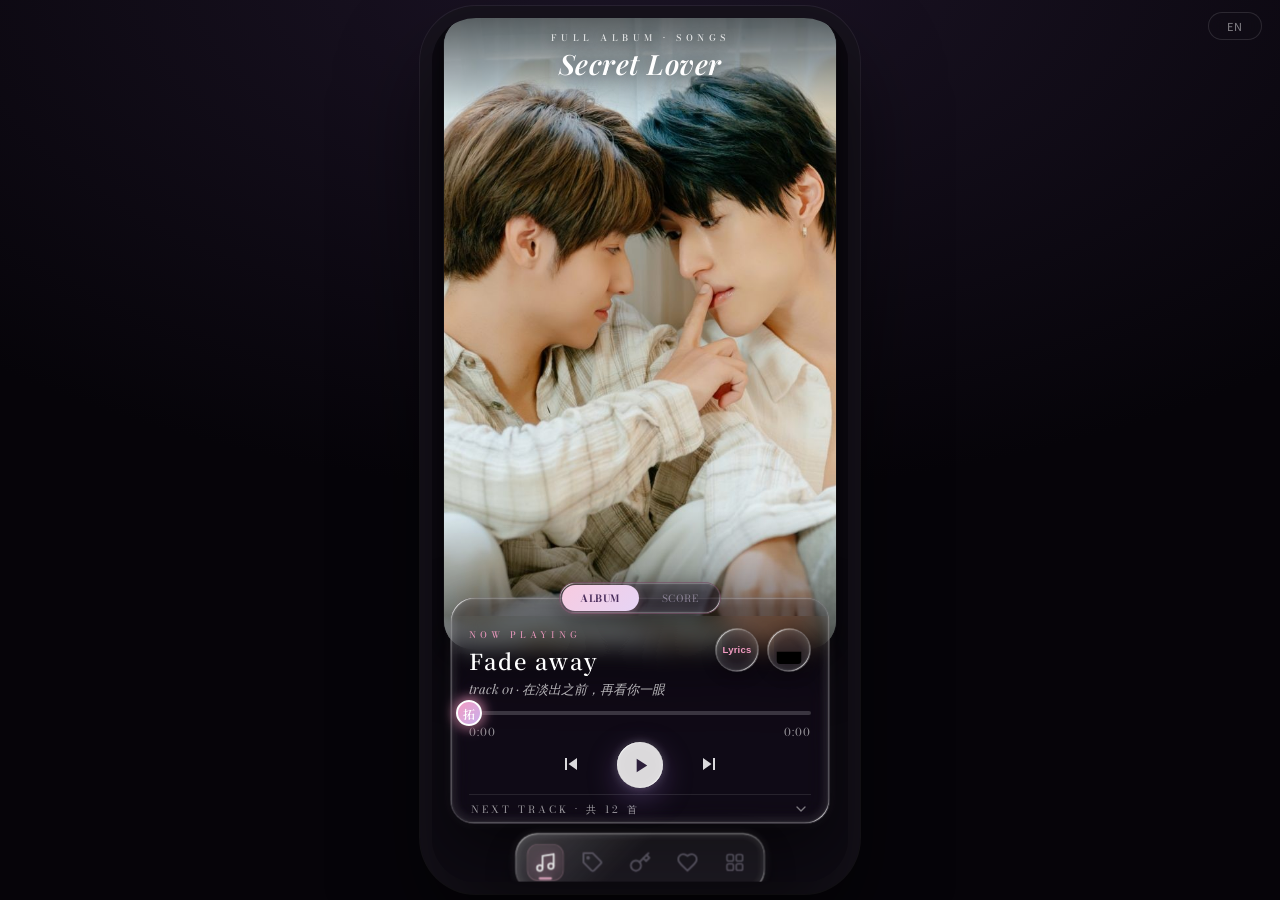
<file: test.html>
<!DOCTYPE html>
<html lang="zh-Hant">
<head>
<meta charset="utf-8">
<!-- iPhone 鐵則：viewport-fit=cover 必須有，安全區才會生效 -->
<meta name="viewport" content="width=device-width, initial-scale=1, viewport-fit=cover">
<!-- PWA / iPhone 加入主畫面 -->
<meta name="apple-mobile-web-app-capable" content="yes">
<meta name="mobile-web-app-capable" content="yes">
<!-- theme-color 由 app.js 依 ALBUM_CONFIG.theme.themeColor 覆寫 -->
<meta name="theme-color" content="#0d0a12">
<meta name="app-version" content="v2-smooth">
<link rel="manifest" href="test.webmanifest">
<!-- 標題與 icon 由 app.js 從 config 填入 -->
<title>秘密關係 Secret Lover · 原聲平台</title>
<link id="apple-touch-icon" rel="apple-touch-icon" href="score-cover.jpg">

<!-- 字體（想換字體就改這行 + styles.css 的 --font-* 變數） -->
<link rel="preconnect" href="https://fonts.googleapis.com">
<link rel="preconnect" href="https://fonts.gstatic.com" crossorigin>
<link href="https://fonts.googleapis.com/css2?family=Bodoni+Moda:ital,wght@0,400..900;1,400..900&family=Playfair+Display:ital,wght@0,400..900;1,400..900&family=Noto+Serif+TC:wght@400;600;700&family=Noto+Sans+TC:wght@400;500&display=swap" rel="stylesheet">

<style>
/* =====================================================================
 * ALBUM APP TEMPLATE — styles.css
 * =====================================================================
 * 不含專輯專屬資料。所有顏色透過 CSS 變數（由 app.js 從
 * ALBUM_CONFIG.theme 注入），換專輯不需要改這個檔案。
 *
 * iPhone 鐵則（來自實測，違反任何一條 iPhone Safari 就會壞）：
 *   1. 每個 backdrop-filter 都「同時」有 -webkit-backdrop-filter
 *   2. 安全區：env(safe-area-inset-top / bottom)
 *   3. 高度：100vh 後面補 100dvh
 *   4. viewport meta 必須有 viewport-fit=cover（在 index.html）
 * ===================================================================== */

:root {
  /* 預設值 = Secret Lover 主題；app.js 會用 ALBUM_CONFIG.theme 覆寫 */
  --bg: #0d0a12;
  --bg-top: #1c1426;
  --surface: rgba(22, 16, 28, .55);
  --primary: #f29bc2;
  --secondary: #c9b0ec;
  --accent: #afc7f6;
  --text: #ffffff;
  --muted: rgba(255, 255, 255, .62);
  /* app.js 會把 primary 換算成 r,g,b 填進來，供 rgba() 使用 */
  --primary-rgb: 242, 155, 194;
  --grad: linear-gradient(135deg, var(--primary), var(--secondary) 52%, var(--accent));
  --font-display: 'Playfair Display', serif;   /* 英文斜體大標 */
  --font-label: 'Bodoni Moda', serif;          /* 小型全大寫 label / 數字 */
  --font-serif-tc: 'Noto Serif TC', serif;     /* 中文標題 */
  --font-sans-tc: 'Noto Sans TC', sans-serif;  /* 中文內文 */
}

* { margin: 0; padding: 0; box-sizing: border-box; -webkit-tap-highlight-color: transparent; }

html, body {
  height: 100vh;
  height: 100dvh; /* iPhone：dvh 蓋掉 vh */
  overflow: hidden;
  background: var(--bg);
  color: var(--text);
  font-family: var(--font-sans-tc);
  -webkit-font-smoothing: antialiased;
}

/* ---- 舞台：手機滿版；桌機置中成手機比例 --------------------------- */
#stage {
  position: relative;
  width: 100%;
  height: 100vh;
  height: 100dvh;
  margin: 0 auto;
  overflow: hidden;
  background: var(--bg);
}
@media (min-width: 520px) {
  body { display: flex; align-items: center; justify-content: center;
         background: radial-gradient(130% 100% at 50% -5%, var(--bg-top), #060409 60%); }
  #stage { width: 416px; height: min(870px, 96vh); border-radius: 44px;
           box-shadow: 0 44px 90px rgba(0,0,0,.6), 0 0 0 12px #17131d, 0 0 0 13px rgba(255,255,255,.07); }
}

/* ---- 分頁 screen ---------------------------------------------------- */
.screen { position: absolute; inset: 0; display: none; overflow-y: auto;
          -webkit-overflow-scrolling: touch; }
.screen.active { display: block; }
.screen-sub { background: radial-gradient(120% 60% at 50% 0%, var(--bg-top), var(--bg) 70%);
              padding: 62px 0 calc(96px + env(safe-area-inset-bottom)); }

/* =====================================================================
 * PLAYER
 * =================================================================== */
#screen-player { background: var(--bg); }
.player-fold { height: 100%; min-height: 520px; display: flex; flex-direction: column; }

/* 封面：圓角長方形 + 上方留白（DESIGN LOCK：不要改成貼頂滿版） */
.cover-card {
  position: relative; flex: 1; min-height: 240px; overflow: hidden;
  margin: calc(16px + env(safe-area-inset-top)) 12px 0;
  border-radius: 28px;
  box-shadow: 0 22px 50px rgba(0,0,0,.58), 0 5px 16px rgba(0,0,0,.42), 0 0 0 1px rgba(255,255,255,.06);
}
.cover-card img, .cover-card video {
  position: absolute; inset: 0; width: 100%; height: 100%;
  object-fit: cover; object-position: center 42%;
  transform-origin: center 45%;
  animation: breathe 7s ease-in-out infinite;
  animation-play-state: paused; /* 播放時 app.js 切成 running（呼吸動畫） */
}
.cover-card.playing img, .cover-card.playing video { animation-play-state: running; }
/* 有設定 coverVideo 時，影片顯示、圖片當作影片載入前的 poster 用途隱藏 */
.cover-card video { display: none; }
.cover-card.has-video video { display: block; }
.cover-card.has-video img { display: none; }
.cover-shade {
  position: absolute; inset: 0;
  background: linear-gradient(180deg, rgba(0,0,0,.6) 0%, rgba(0,0,0,.33) 7%,
              transparent 15%, transparent 78%, rgba(0,0,0,.3) 91%, rgba(0,0,0,.51) 100%);
}
.cover-titles { position: absolute; top: 0; left: 0; right: 0; padding: 14px 24px 0;
                text-align: center; z-index: 2; }
.cover-eyebrow { font-family: var(--font-label); font-weight: 500; font-size: 9px;
                 letter-spacing: 4.5px; color: rgba(255,255,255,.85);
                 text-transform: uppercase; text-shadow: 0 1px 8px rgba(0,0,0,.5); }
.cover-title-en { font-family: var(--font-display); font-style: italic; font-weight: 600;
                  font-size: 28px; letter-spacing: .5px; line-height: 1; margin-top: 5px;
                  text-shadow: 0 3px 20px rgba(0,0,0,.6); }

/* Now Playing：毛玻璃卡片，往上疊在封面（DESIGN LOCK） */
.np-card {
  position: relative; z-index: 3;
  margin: -52px 18px calc(86px + env(safe-area-inset-bottom));
  padding: 12px 18px 4px;
  background: var(--surface);
  backdrop-filter: blur(22px);
  -webkit-backdrop-filter: blur(22px); /* iPhone 必要 */
  border: 1px solid rgba(255,255,255,.14);
  border-radius: 24px;
  box-shadow: 0 24px 60px rgba(0,0,0,.5);
}
.np-head { display: flex; justify-content: space-between; align-items: flex-start; }
.np-label { font-family: var(--font-label); font-size: 9px; letter-spacing: 4px;
            color: var(--primary); text-transform: uppercase; }
.np-title { font-family: var(--font-serif-tc); font-size: 22px; font-weight: 600;
            margin-top: 3px; letter-spacing: 1.5px;
            white-space: nowrap; overflow: hidden; text-overflow: ellipsis; }
.np-sub { font-family: var(--font-display); font-style: italic; font-size: 13px;
          color: rgba(255,255,255,.7); margin-top: 4px;
          white-space: nowrap; overflow: hidden; text-overflow: ellipsis; }
.np-actions { display: flex; gap: 8px; margin-left: 12px; flex: none; }
.icon-round {
  position: relative; width: 44px; height: 44px; border-radius: 50%;
  background: rgba(var(--primary-rgb), .12); border: 1px solid rgba(var(--primary-rgb), .45);
  display: flex; align-items: center; justify-content: center; cursor: pointer; color: var(--primary);
}
.icon-round:active { transform: scale(.92); }
.icon-round.liked svg { animation: bounce .5s ease; }

/* 進度條 */
.prog { position: relative; height: 4px; border-radius: 4px;
        background: rgba(255,255,255,.18); cursor: pointer; margin-top: 12px;
        touch-action: none; }
.prog-fill { position: absolute; left: 0; top: 0; height: 100%; border-radius: 4px;
             width: 0%; background: var(--grad); }
.prog-glow { position: absolute; top: 50%; left: 0%; transform: translate(-50%, -50%);
             width: 32px; height: 32px; border-radius: 50%;
             background: rgba(var(--primary-rgb), .9); filter: blur(7px); opacity: .34;
             pointer-events: none; }
.prog-glow.pulsing { animation: dotPulse 2.4s ease-in-out infinite; }
.prog-dot { position: absolute; top: 50%; left: 0%; transform: translate(-50%, -50%);
            width: 26px; height: 26px; border-radius: 50%; z-index: 1;
            background: var(--grad); border: 2px solid #fff;
            display: flex; align-items: center; justify-content: center;
            font-family: var(--font-serif-tc); font-size: 12px; font-weight: 600; color: #fff;
            box-shadow: 0 2px 10px rgba(0,0,0,.4), 0 0 12px rgba(var(--primary-rgb), .9); }
.prog-dot:empty { width: 14px; height: 14px; } /* 沒設定角色標籤時退回小圓點 */
.np-times { display: flex; justify-content: space-between; margin-top: 9px;
            font-family: var(--font-label); font-size: 11px; letter-spacing: 1px;
            color: rgba(255,255,255,.55); }

/* 控制鍵 */
.np-controls { display: flex; align-items: center; justify-content: center;
               gap: 28px; margin-top: 2px; }
.btn-ghost { background: none; border: none; cursor: pointer; padding: 6px;
             color: rgba(255,255,255,.85); }
.btn-ghost:active { transform: scale(.9); }
.btn-play {
  width: 46px; height: 46px; border-radius: 50%; border: none; cursor: pointer;
  background: rgba(255,255,255,.85);
  backdrop-filter: blur(4px);
  -webkit-backdrop-filter: blur(4px);
  display: flex; align-items: center; justify-content: center;
  box-shadow: 0 10px 30px rgba(120,90,160,.45),
              inset 0 1px 10px rgba(var(--primary-rgb), .55),
              inset 0 0 0 1px rgba(255,255,255,.55);
}
.btn-play:active { transform: scale(.94); }
.btn-play svg { fill: #2c1f3a; }

/* Next Scene（打開 Bottom Sheet） */
.np-next { display: flex; align-items: center; justify-content: space-between;
           border-top: 1px solid rgba(255,255,255,.10); margin-top: 6px;
           padding: 6px 2px 2px; cursor: pointer; }
.np-next span { font-family: var(--font-label); font-size: 10px; letter-spacing: 3px;
                color: rgba(255,255,255,.6); text-transform: uppercase; }

/* 曲目列表（fold 之下） */
.tracklist-block { background: var(--bg);
                   /* 依照《播放器設計系統－完整規格》：版面結構圖裡 NP 卡下面
                      直接就是浮動 nav，曲目清單是靠 Next Scene 打開 Bottom Sheet
                      看，不是在主畫面用負 margin 「偷跑」出來。這裡不做任何負值
                      上拉，避免跟 nav 佔用的區域打架。 */
                   margin-top: 0;
                   padding: 18px 16px calc(120px + env(safe-area-inset-bottom)); }
.tracklist-caption { font-family: var(--font-label); font-size: 10px; letter-spacing: 3px;
                     color: rgba(255,255,255,.5); text-transform: uppercase; padding: 0 12px 8px; }
.track-row { display: flex; align-items: center; gap: 13px; padding: 10px 12px;
             border-radius: 14px; cursor: pointer; }
.track-row:active { background: rgba(255,255,255,.05); }
.track-row.current { background: rgba(var(--primary-rgb), .10); }
.track-row.revealing { animation: reveal .5s ease both; }
.track-num { font-family: var(--font-label); font-size: 13px; width: 24px;
             text-align: center; color: #9a93a8; flex: none; }
.track-name { flex: 1; min-width: 0; font-family: var(--font-serif-tc); font-size: 16px;
              color: rgba(255,255,255,.82);
              white-space: nowrap; overflow: hidden; text-overflow: ellipsis; }
.track-row.current .track-num { color: var(--primary); }
.track-row.current .track-name { color: #fff; }
.track-row.locked .track-num { color: #5f5870; }
.track-row.locked .track-name { color: #7a7388; font-style: italic; letter-spacing: 1px; }
.track-dl { display: flex; align-items: center; justify-content: center;
            width: 34px; height: 34px; flex: none; border: none; border-radius: 10px;
            background: rgba(var(--primary-rgb), .12); cursor: pointer; color: var(--primary); }

/* =====================================================================
 * BOTTOM SHEET（曲目表：可滑動、iOS 拖曳把手關閉）
 * =================================================================== */
#sheet-backdrop { position: absolute; inset: 0; z-index: 60;
                  background: rgba(8,6,12,.55); animation: fadeIn .25s ease; }
#sheet {
  position: absolute; left: 0; right: 0; bottom: 0; z-index: 61; height: 84%;
  background: linear-gradient(180deg, var(--bg-top), var(--bg));
  border-radius: 26px 26px 0 0;
  border-top: 1px solid rgba(255,255,255,.12);
  display: flex; flex-direction: column;
  animation: slideUp .32s cubic-bezier(.22,.9,.3,1);
  touch-action: none; /* 拖曳關閉時避免頁面捲動打架 */
  will-change: transform;
}
#sheet.dragging { animation: none; transition: none; }
#sheet.snapping { transition: transform .28s cubic-bezier(.22,.9,.3,1); }
.sheet-grabber { width: 44px; height: 5px; border-radius: 3px;
                 background: rgba(255,255,255,.28); margin: 10px auto 0; flex: none; }
.sheet-head { padding: 8px 24px; display: flex; align-items: center;
              justify-content: space-between; flex: none; }
.sheet-eyebrow { font-family: var(--font-label); font-size: 10px; letter-spacing: 4px;
                 color: var(--primary); text-transform: uppercase; }
.sheet-title { font-family: var(--font-serif-tc); font-size: 15px; margin-top: 4px;
               letter-spacing: 2px; }
.sheet-close { width: 34px; height: 34px; border-radius: 50%;
               background: rgba(255,255,255,.08); border: none; color: #fff;
               cursor: pointer; display: flex; align-items: center; justify-content: center; }
.sheet-list { flex: 1; overflow-y: auto; -webkit-overflow-scrolling: touch;
              padding: 6px 14px calc(30px + env(safe-area-inset-bottom));
              touch-action: pan-y; }
.sheet-list .track-row { padding: 13px 14px; }

/* =====================================================================
 * LYRICS OVERLAY
 * =================================================================== */
#lyrics-overlay { position: absolute; inset: 0; z-index: 65;
                  background: rgba(10,7,14,.92);
                  backdrop-filter: blur(18px);
                  -webkit-backdrop-filter: blur(18px);
                  display: flex; flex-direction: column; animation: fadeIn .25s ease; }
.lyrics-head { flex: none; padding: calc(20px + env(safe-area-inset-top)) 24px 10px;
               display: flex; align-items: flex-start; justify-content: space-between; }
.lyrics-body { flex: 1; overflow-y: auto; -webkit-overflow-scrolling: touch;
               padding: 8px 30px calc(60px + env(safe-area-inset-bottom));
               font-family: var(--font-serif-tc); font-size: 16px; line-height: 2.2;
               color: rgba(255,255,255,.86); white-space: pre-wrap; text-align: center;
               letter-spacing: 1px; }
.lyrics-empty { color: var(--muted); font-size: 13px; padding-top: 60px; text-align: center; }

/* =====================================================================
 * PURCHASE（付費解鎖頁）
 * =================================================================== */
.page-titles { text-align: center; padding: 0 28px; }
.page-title-en { font-family: var(--font-display); font-style: italic; font-size: 27px; }
.page-title-tc { font-family: var(--font-serif-tc); font-size: 16px;
                 color: rgba(255,255,255,.85); letter-spacing: 2px; margin-top: 8px; }
.page-note { font-size: 12.5px; color: rgba(255,255,255,.5); margin-top: 12px; line-height: 1.75; }

.plans { padding: 28px 22px 0; display: flex; flex-direction: column; gap: 18px; }
.plan { position: relative; border-radius: 22px; padding: 24px 22px; cursor: pointer;
        background: rgba(255,255,255,.04); border: 1.5px solid rgba(255,255,255,.12); }
.plan.deluxe { background: rgba(var(--primary-rgb), .07);
               border-color: rgba(var(--primary-rgb), .45); }
.plan.selected { border-color: var(--primary); }
.plan-badge { position: absolute; top: -11px; right: 18px; background: var(--grad);
              color: #fff; font-family: var(--font-label); font-size: 10px;
              padding: 5px 12px; border-radius: 20px; letter-spacing: 2px; }
.plan-name { font-family: var(--font-serif-tc); font-size: 15px; letter-spacing: 1px; }
.plan-price { font-family: var(--font-label); font-size: 30px; font-weight: 700; margin-top: 4px; }
.plan-features { margin-top: 16px; display: flex; flex-direction: column; gap: 10px; }
.plan-feature { display: flex; gap: 9px; font-size: 12.5px; color: rgba(255,255,255,.7);
                align-items: center; }
.plan-feature svg { flex: none; stroke: var(--primary); }

.cta-block { padding: 18px 24px 0; }
.btn-primary { display: block; width: 100%; text-align: center; padding: 15px;
               border-radius: 16px; background: var(--grad); color: #fff; border: none;
               font-family: var(--font-serif-tc); font-size: 14px; letter-spacing: 2px;
               cursor: pointer; font-weight: 600; }
.btn-primary:active { transform: scale(.98); }
.btn-outline { display: block; width: 100%; text-align: center; padding: 14px;
               margin-top: 11px; border-radius: 16px; background: none; color: var(--primary);
               border: 1.5px solid rgba(var(--primary-rgb), .5);
               font-family: var(--font-serif-tc); font-size: 13px; letter-spacing: 2px;
               cursor: pointer; }

/* =====================================================================
 * UNLOCK（兌換頁）
 * =================================================================== */
.unlock-lock-badge { width: 62px; height: 62px; border-radius: 50%;
                     background: rgba(var(--primary-rgb), .14);
                     border: 1px solid rgba(var(--primary-rgb), .4);
                     display: flex; align-items: center; justify-content: center;
                     margin: 0 auto 16px; color: var(--primary); }
.form-block { padding: 22px 28px 0; }
.form-label { font-family: var(--font-label); font-size: 11px; font-weight: 600;
              color: rgba(255,255,255,.5); letter-spacing: 3px; }
.form-input { width: 100%; margin: 9px 0 18px; padding: 15px; border-radius: 16px;
              border: 1.5px solid rgba(255,255,255,.14); background: rgba(255,255,255,.05);
              font-size: 14px; color: #fff; outline: none; font-family: var(--font-serif-tc); }
.form-input:focus { border-color: rgba(var(--primary-rgb), .6); }
.form-hint { text-align: center; font-size: 12px; color: rgba(255,255,255,.5); margin-top: 22px;
             cursor: pointer; }
.form-hint b { color: var(--primary); font-weight: 500; }

.unlocked-card { border-radius: 22px; background: rgba(var(--primary-rgb), .08);
                 border: 1px solid rgba(var(--primary-rgb), .3);
                 padding: 28px 22px; text-align: center; margin: 26px 24px 0; }
.unlocked-check { width: 58px; height: 58px; border-radius: 50%; background: var(--grad);
                  display: flex; align-items: center; justify-content: center; margin: 0 auto 16px; }
.unlocked-eyebrow { font-family: var(--font-label); font-size: 11px; color: var(--primary);
                    letter-spacing: 3px; }
.unlocked-title { font-family: var(--font-serif-tc); font-size: 17px; margin-top: 8px;
                  letter-spacing: 1px; }
.unlocked-actions { display: flex; gap: 10px; margin-top: 20px; justify-content: center;
                    flex-wrap: wrap; }
.btn-chip { display: flex; align-items: center; gap: 7px; padding: 13px 22px;
            border-radius: 14px; background: rgba(255,255,255,.08); color: #fff;
            border: 1px solid rgba(255,255,255,.16); font-family: var(--font-serif-tc);
            font-size: 13px; letter-spacing: 1.5px; cursor: pointer; text-decoration: none; }
.btn-chip.grad { background: var(--grad); border: none; }
.unlocked-note { font-size: 11px; color: rgba(255,255,255,.38); margin-top: 13px;
                 letter-spacing: .5px; }
.unlocked-reset { font-size: 11px; color: rgba(255,255,255,.28); margin-top: 16px;
                  letter-spacing: .5px; cursor: pointer; text-decoration: underline;
                  text-underline-offset: 3px; }

/* =====================================================================
 * MOOD WALL（粉絲心情牆）
 * =================================================================== */
.mood-count { text-align: center; font-size: 12px; color: rgba(255,255,255,.5);
              letter-spacing: .5px; padding: 18px 28px 4px; }
.mood-count b { color: var(--primary); font-weight: 600; font-family: var(--font-label); }
.mood-form { margin: 10px 20px 0; padding: 18px 17px; border-radius: 22px;
             background: rgba(255,255,255,.05);
             backdrop-filter: blur(10px);
             -webkit-backdrop-filter: blur(10px);
             border: 1px solid rgba(var(--primary-rgb), .22);
             box-shadow: 0 12px 30px rgba(0,0,0,.3); }
.mood-form .form-input { margin: 0; padding: 12px 14px; border-radius: 14px; font-size: 13.5px; }
.mood-tags { display: flex; flex-wrap: wrap; gap: 8px; margin: 14px 0 4px; }
.mood-tag { padding: 7px 14px; border-radius: 20px; font-size: 12px;
            font-family: var(--font-serif-tc); cursor: pointer;
            background: rgba(255,255,255,.05); color: rgba(255,255,255,.6);
            border: 1px solid rgba(255,255,255,.16); }
.mood-tag.selected { background: var(--grad); color: #fff; border-color: transparent;
                     box-shadow: 0 5px 14px rgba(var(--primary-rgb), .3); }
.mood-textarea { width: 100%; min-height: 74px; resize: none; margin-top: 12px;
                 padding: 13px 15px; border-radius: 14px;
                 border: 1.5px solid rgba(255,255,255,.14); background: rgba(255,255,255,.05);
                 font-size: 13.5px; line-height: 1.6; color: #fff; outline: none;
                 font-family: var(--font-serif-tc); }
.mood-chars { text-align: right; font-family: var(--font-label); font-size: 11px;
              color: rgba(255,255,255,.4); margin-top: 6px; }
.mood-err { color: var(--primary); font-size: 11.5px; text-align: center; margin-top: 4px; }
.mood-submit { margin-top: 10px; border-radius: 22px; }
.mood-notes { padding: 20px 20px 0; }
.mood-note { background: rgba(255,255,255,.04);
             backdrop-filter: blur(8px);
             -webkit-backdrop-filter: blur(8px);
             border: 1px solid rgba(255,255,255,.08); border-radius: 18px;
             padding: 15px 17px; margin-bottom: 12px; }
.mood-note.new { animation: reveal .5s ease both; }
.mood-note-head { display: flex; align-items: center; gap: 9px; margin-bottom: 9px; }
.mood-note-name { font-family: var(--font-serif-tc); font-size: 13px; font-weight: 600;
                  color: #e6def0; }
.mood-note-tag { font-size: 10.5px; color: var(--primary);
                 background: rgba(var(--primary-rgb), .14); padding: 3px 10px;
                 border-radius: 14px; letter-spacing: .5px; white-space: nowrap; }
.mood-note-text { font-family: var(--font-serif-tc); font-size: 13.5px; line-height: 1.7;
                  color: rgba(255,255,255,.85); }
.mood-note-time { font-family: var(--font-label); font-size: 10.5px;
                  color: rgba(255,255,255,.35); margin-top: 9px; letter-spacing: .5px; }

/* =====================================================================
 * GALLERY（寫真牆：橫向滑動相簿，scroll-snap 一次一張）
 * =================================================================== */
.gallery-scroll {
  display: flex; gap: 14px; margin-top: 22px; padding: 4px 28px 8px;
  overflow-x: auto; scroll-snap-type: x mandatory; -webkit-overflow-scrolling: touch;
  scrollbar-width: none;
}
.gallery-scroll::-webkit-scrollbar { display: none; }
.gallery-slide {
  position: relative; flex: 0 0 78%; scroll-snap-align: center;
  aspect-ratio: 3 / 4.4; border-radius: 24px; overflow: hidden;
  box-shadow: 0 18px 40px rgba(0,0,0,.5), 0 4px 14px rgba(0,0,0,.35),
              0 0 0 1px rgba(255,255,255,.06);
}
.gallery-slide img {
  position: absolute; inset: 0; width: 100%; height: 100%;
  object-fit: cover; object-position: center 30%;
}
.gallery-slide .gallery-shade {
  position: absolute; inset: 0;
  background: linear-gradient(180deg, transparent 60%, rgba(0,0,0,.55) 100%);
}
.gallery-slide .gallery-caption {
  position: absolute; left: 16px; right: 16px; bottom: 14px;
  font-family: var(--font-serif-tc); font-size: 12.5px; letter-spacing: .5px;
  color: rgba(255,255,255,.9);
}
.gallery-dots { display: flex; justify-content: center; gap: 7px; margin-top: 16px; }
.gallery-dot { width: 6px; height: 6px; border-radius: 50%;
               background: rgba(255,255,255,.25); transition: background .25s ease, transform .25s ease; }
.gallery-dot.active { background: var(--primary); transform: scale(1.3); }

/* =====================================================================
 * FLOATING ISLAND BOTTOM NAV（DESIGN LOCK：浮動島狀 pill）
 * =================================================================== */
#nav-wrap { position: absolute; left: 0; right: 0;
            bottom: calc(12px + env(safe-area-inset-bottom)); /* 避開 home indicator */
            z-index: 70; display: flex; justify-content: center; pointer-events: none; }
#nav { position: relative; display: flex; padding: 6px; border-radius: 30px;
       background: rgba(18,18,22,.16);
       backdrop-filter: blur(44px) saturate(1.7);
       -webkit-backdrop-filter: blur(44px) saturate(1.7); /* iPhone 必要 */
       border: 1px solid rgba(255,255,255,.1);
       box-shadow: 0 16px 42px rgba(0,0,0,.44), 0 2px 8px rgba(0,0,0,.26),
                   inset 0 1px 0 rgba(255,255,255,.32), inset 0 -8px 16px rgba(255,255,255,.05);
       pointer-events: auto; }
#nav::before { content: ""; position: absolute; inset: 0; border-radius: 30px;
               background: linear-gradient(135deg, rgba(255,255,255,.16), transparent 42%);
               pointer-events: none; }
#nav-ind { position: absolute; top: 6px; left: 6px; width: 64px;
           height: calc(100% - 12px); border-radius: 21px;
           transform: translateX(0);
           transition: transform .46s cubic-bezier(.34,1.32,.42,1);
           background: linear-gradient(180deg, rgba(255,255,255,.26), rgba(var(--primary-rgb), .12));
           box-shadow: inset 0 1px 0 rgba(255,255,255,.45),
                       inset 0 0 12px rgba(var(--primary-rgb), .18),
                       inset 0 -6px 12px rgba(255,255,255,.06), 0 4px 12px rgba(0,0,0,.16);
           backdrop-filter: blur(6px);
           -webkit-backdrop-filter: blur(6px);
           pointer-events: none; }
.navbtn { position: relative; z-index: 1; width: 64px; padding: 7px 0 6px;
          border: none; background: none; cursor: pointer;
          display: flex; flex-direction: column; align-items: center; gap: 3px;
          font-family: var(--font-serif-tc); font-size: 9px; letter-spacing: 1.2px;
          color: #8f8a9c; transition: color .3s ease, transform .18s ease; }
.navbtn:active { transform: scale(.92); }
.navbtn .navico { display: flex; transition: filter .35s ease; }
.navbtn .navlbl { opacity: .62; transition: opacity .3s ease; }
.navbtn.active { color: #fbd6e6; }
.navbtn.active .navico { filter: drop-shadow(0 0 7px rgba(var(--primary-rgb), .6)); }
.navbtn.active .navlbl { opacity: 1; }
.navbtn.pop .navico { animation: tabPop .26s cubic-bezier(.34,1.3,.4,1); }

/* =====================================================================
 * TOAST / 動畫特效
 * =================================================================== */
#toast { position: absolute; left: 50%; bottom: calc(96px + env(safe-area-inset-bottom));
         z-index: 100; transform: translateX(-50%);
         background: rgba(20,15,26,.96); border: 1px solid rgba(var(--primary-rgb), .4);
         color: #fff; padding: 10px 20px; border-radius: 22px; font-size: 12.5px;
         font-family: var(--font-serif-tc); white-space: nowrap; max-width: 84%;
         overflow: hidden; text-overflow: ellipsis; text-align: center;
         box-shadow: 0 8px 24px rgba(0,0,0,.5);
         opacity: 0; pointer-events: none; transition: opacity .25s ease; }
#toast.show { opacity: 1; }

#fx-layer { position: absolute; inset: 0; z-index: 80; pointer-events: none; overflow: hidden; }
.fx-heart { position: absolute; }
.fx-glow { position: absolute; width: 150px; height: 150px; border-radius: 50%;
           background: radial-gradient(circle, rgba(var(--primary-rgb), .55),
                       rgba(var(--primary-rgb), .22) 55%, transparent 72%);
           transform: translate(-50%, -50%); animation: glowFade 1.1s ease-out both; }
.fx-ring { position: absolute; width: 64px; height: 64px; border-radius: 50%;
           border: 1.5px solid rgba(var(--primary-rgb), .8);
           transform: translate(-50%, -50%);
           animation: ringPulse .9s cubic-bezier(.2,.7,.3,1) both; }
.fx-bloom { position: absolute; transform: translate(-50%, -50%);
            filter: drop-shadow(0 4px 14px rgba(var(--primary-rgb), .6));
            animation: bloomHeart 1s cubic-bezier(.3,1.3,.5,1) both; }
#unlock-fx { position: absolute; inset: 0; z-index: 90; pointer-events: none;
             background: radial-gradient(60% 50% at 50% 45%,
                         rgba(var(--primary-rgb), .55), rgba(var(--primary-rgb), .3) 45%,
                         transparent 72%);
             animation: burstGlow 1.8s ease-out forwards; }
#unlock-fx .fx-ring2 { position: absolute; left: 50%; top: 42%;
                       transform: translate(-50%, -50%); width: 120px; height: 120px;
                       border-radius: 50%; border: 2px solid rgba(var(--primary-rgb), .7);
                       animation: ring 1.4s ease-out forwards; }
.fx-float { position: absolute; bottom: 35%; animation: floatUp 1.2s ease-out both; }

.hidden { display: none !important; }

/* ---- keyframes ------------------------------------------------------ */
@keyframes breathe   { 0%,100% { transform: scale(1); } 50% { transform: scale(1.05); } }
@keyframes reveal    { 0% { opacity: 0; transform: translateY(12px); } 100% { opacity: 1; transform: none; } }
@keyframes fadeIn    { from { opacity: 0; } to { opacity: 1; } }
@keyframes slideUp   { from { transform: translateY(100%); } to { transform: none; } }
@keyframes bounce    { 0% { transform: scale(1); } 30% { transform: scale(1.2); } 55% { transform: scale(.95); } 100% { transform: scale(1); } }
@keyframes tabPop    { 0% { transform: scale(1); } 32% { transform: scale(.9); } 66% { transform: scale(1.07); } 100% { transform: scale(1); } }
@keyframes dotPulse  { 0%,100% { opacity: .3; transform: translate(-50%,-50%) scale(.8); } 50% { opacity: .78; transform: translate(-50%,-50%) scale(1.25); } }
@keyframes ring      { 0% { transform: translate(-50%,-50%) scale(.6); opacity: .7; } 100% { transform: translate(-50%,-50%) scale(2.4); opacity: 0; } }
@keyframes ringPulse { 0% { opacity: .7; transform: translate(-50%,-50%) scale(.35); } 100% { opacity: 0; transform: translate(-50%,-50%) scale(2.8); } }
@keyframes glowFade  { 0% { opacity: 0; transform: translate(-50%,-50%) scale(.5); } 28% { opacity: 1; transform: translate(-50%,-50%) scale(1); } 100% { opacity: 0; transform: translate(-50%,-50%) scale(1.6); } }
@keyframes bloomHeart{ 0% { opacity: 0; transform: translate(-50%,-50%) scale(.25); } 32% { opacity: 1; transform: translate(-50%,-50%) scale(1.18); } 48% { transform: translate(-50%,-50%) scale(1); } 100% { opacity: 0; transform: translate(-50%,-50%) scale(.9) translateY(-30px); } }
@keyframes burstGlow { 0% { opacity: 0; } 25% { opacity: 1; } 100% { opacity: 0; } }
@keyframes floatUp   { 0% { opacity: 0; transform: translateY(0) scale(.5); } 12% { opacity: 1; } 100% { opacity: 0; transform: translateY(-220px) scale(1.15); } }
@keyframes floatHeart{ 0% { opacity: 0; transform: translate(-50%,-50%) scale(.2) rotate(0); }
                       18% { opacity: .95; transform: translate(-50%,-50%) scale(var(--s)) rotate(0); }
                       100% { opacity: 0; transform: translate(calc(-50% + var(--dx)), calc(-50% - var(--rise))) scale(var(--s)) rotate(var(--r2)); } }
@keyframes heartbeat { 0%,100% { transform: scale(1); } 30% { transform: scale(1.22); } 55% { transform: scale(1); } }

</style>

<meta property="og:type" content="music.album">
<meta property="og:site_name" content="秘密關係 Secret Lover">
<meta property="og:title" content="秘密關係 Secret Lover · 原聲帶">
<meta property="og:description" content="33 軌完整原聲帶 · 線上聆聽與永久收藏">
<meta property="og:image" content="https://ceon0693.uk/full-cover.jpg">
<meta property="og:image:secure_url" content="https://ceon0693.uk/full-cover.jpg">
<meta property="og:url" content="https://ceon0693.uk/">
<meta property="og:locale" content="zh_TW">
<meta name="twitter:card" content="summary_large_image">
<meta name="twitter:title" content="秘密關係 Secret Lover · 原聲帶">
<meta name="twitter:description" content="33 軌完整原聲帶 · 線上聆聽與永久收藏">
<meta name="twitter:image" content="https://ceon0693.uk/full-cover.jpg">
</head>
<body>
<div id="viewfade" style="position:fixed;inset:0;background:#0d0a12;z-index:99999;opacity:0;pointer-events:none;transition:opacity .2s ease"></div>
<script>(function(){try{if(sessionStorage.getItem('slv-switch')==='1'){var f=document.getElementById('viewfade');f.style.transition='none';f.style.opacity='1';}}catch(e){}})();</script>
<div id="stage">

  <!-- ================= PLAYER（聽歌）================= -->
  <section id="screen-player" class="screen active">
    <div class="player-fold">

      <!-- 封面（換圖：album-config.js → coverImage） -->
      <div class="cover-card" id="cover-card">
        <img id="cover-img" src="" alt="">
        <video id="cover-video" autoplay muted loop playsinline webkit-playsinline></video>
        <div class="cover-shade"></div>
        <div class="cover-titles">
          <div class="cover-eyebrow" id="cover-eyebrow"></div>
          <div class="cover-title-en" id="cover-title-en"></div>
        </div>
      </div>

      <!-- Now Playing 毛玻璃卡片 -->
      <div class="np-card">
        <div class="np-head">
          <div style="flex:1;min-width:0">
            <div class="np-label" id="np-label"></div>
            <div class="np-title" id="np-title">—</div>
            <div class="np-sub" id="np-sub"></div>
          </div>
          <div class="np-actions">
            <!-- 歌詞按鈕（這首歌沒歌詞時 app.js 會自動隱藏） -->
            <button class="icon-round" id="btn-lyrics" title="歌詞">
              <svg width="20" height="20" viewBox="0 0 24 24" fill="none" stroke="currentColor" stroke-width="2" stroke-linecap="round" stroke-linejoin="round"><path d="M12 20h9"/><path d="M4 20h2"/><path d="M4 4h16"/><path d="M4 12h10"/></svg>
            </button>
            <!-- 心動收藏 -->
            <button class="icon-round" id="btn-heart" title="收藏這一刻">
              <svg width="22" height="22" viewBox="0 0 24 24" fill="none" stroke="currentColor" stroke-width="2" stroke-linejoin="round"><path d="M12 21s-7.5-4.6-10-9.3C.3 8.3 1.9 4.8 5.2 4.8c2 0 3.3 1.2 3.9 2.2.6-1 1.9-2.2 3.9-2.2 3.3 0 4.9 3.5 3.2 6.9C19.5 16.4 12 21 12 21z"/></svg>
            </button>
          </div>
        </div>

        <!-- 進度條（可點、可拖曳） -->
        <div class="prog" id="prog">
          <div class="prog-fill" id="prog-fill"></div>
          <div class="prog-glow" id="prog-glow"></div>
          <div class="prog-dot" id="prog-dot"></div>
        </div>
        <div class="np-times"><span id="t-cur">0:00</span><span id="t-dur">0:00</span></div>

        <!-- 控制鍵 -->
        <div class="np-controls">
          <button class="btn-ghost" id="btn-prev" title="上一首">
            <svg width="24" height="24" viewBox="0 0 24 24" fill="currentColor"><path d="M6 6h2v12H6zm3.5 6 8.5 6V6z"/></svg>
          </button>
          <button class="btn-play" id="btn-play" title="播放 / 暫停">
            <svg width="23" height="23" viewBox="0 0 24 24"><path id="play-icon-path" d="M8 5v14l11-7z"/></svg>
          </button>
          <button class="btn-ghost" id="btn-next" title="下一首">
            <svg width="24" height="24" viewBox="0 0 24 24" fill="currentColor"><path d="M6 18l8.5-6L6 6v12zM16 6v12h2V6h-2z"/></svg>
          </button>
        </div>

        <!-- Next Scene → 打開 Bottom Sheet 曲目表 -->
        <div class="np-next" id="btn-open-sheet">
          <span id="next-scene-label"></span>
          <svg width="16" height="16" viewBox="0 0 24 24" fill="none" stroke="rgba(255,255,255,.45)" stroke-width="2" stroke-linecap="round" stroke-linejoin="round"><polyline points="6 9 12 15 18 9"/></svg>
        </div>
      </div>
    </div>

    <!-- 完整曲目列表（fold 之下，與 OST 相同） -->
    <div class="tracklist-block">
      <div class="tracklist-caption" id="tracklist-caption"></div>
      <div id="tracklist"></div>
    </div>
  </section>

  <!-- ================= PURCHASE（付費解鎖）================= -->
  <section id="screen-purchase" class="screen screen-sub">
    <div class="page-titles">
      <div class="page-title-en" id="purchase-title-en"></div>
      <div class="page-title-tc" id="purchase-title-tc"></div>
      <div class="page-note" id="purchase-note"></div>
    </div>
    <!-- 方案卡（app.js 依 config.payment 產生） -->
    <div class="plans" id="plans"></div>
    <div class="cta-block">
      <button class="btn-primary" id="btn-checkout"></button>
      <button class="btn-outline" id="btn-goto-unlock">已經購買？輸入兌換碼</button>
    </div>
  </section>

  <!-- ================= UNLOCK（秘密 · 兌換）================= -->
  <section id="screen-unlock" class="screen screen-sub">
    <div class="page-titles">
      <div class="page-title-en" id="unlock-title-en"></div>
      <div class="page-title-tc" id="unlock-subtitle" style="font-size:14px;color:rgba(255,255,255,.6);letter-spacing:3px"></div>
    </div>

    <!-- 未解鎖：email + code 表單 -->
    <div id="unlock-form-view">
      <div style="text-align:center;padding:26px 28px 0">
        <div class="unlock-lock-badge">
          <svg width="26" height="26" viewBox="0 0 24 24" fill="none" stroke="currentColor" stroke-width="2" stroke-linecap="round" stroke-linejoin="round"><rect x="3" y="11" width="18" height="11" rx="2"/><path d="M7 11V7a5 5 0 0 1 9.9-1"/></svg>
        </div>
        <div class="page-note" style="margin-top:0;padding:0 10px">購買後兌換碼會寄到信箱，請用「購買時的 email」解鎖完整專輯</div>
      </div>
      <div class="form-block">
        <label class="form-label" for="in-email">EMAIL</label>
        <input class="form-input" id="in-email" type="email" placeholder="you@example.com" autocomplete="email">
        <label class="form-label" for="in-code">兌換碼 · CODE</label>
        <input class="form-input" id="in-code" type="text" placeholder="" autocomplete="off" style="margin-bottom:22px">
        <button class="btn-primary" id="btn-redeem">解鎖</button>
        <div class="form-hint" id="btn-goto-purchase">還沒購買？<b>看方案 →</b></div>
      </div>
    </div>

    <!-- 已解鎖 -->
    <div id="unlock-done-view" class="hidden">
      <div class="unlocked-card">
        <div class="unlocked-check">
          <svg width="26" height="26" viewBox="0 0 24 24" fill="none" stroke="#fff" stroke-width="2.4" stroke-linecap="round" stroke-linejoin="round"><polyline points="20 6 9 17 4 12"/></svg>
        </div>
        <div class="unlocked-eyebrow">FULL ALBUM UNLOCKED</div>
        <div class="unlocked-title" id="unlocked-title"></div>
        <div class="page-note" id="unlocked-desc" style="margin-top:8px"></div>
        <div class="unlocked-actions">
          <button class="btn-chip" id="btn-goto-player">前往聽歌 →</button>
          <a class="btn-chip grad hidden" id="btn-wav" target="_blank" rel="noopener">
            <svg width="15" height="15" viewBox="0 0 24 24" fill="none" stroke="#fff" stroke-width="2.2" stroke-linecap="round" stroke-linejoin="round"><path d="M21 15v4a2 2 0 0 1-2 2H5a2 2 0 0 1-2-2v-4"/><polyline points="7 10 12 15 17 10"/><line x1="12" y1="15" x2="12" y2="3"/></svg>
            下載 WAV 無損 ↗
          </a>
        </div>
        <div class="unlocked-note" id="unlocked-plan-note"></div>
        <div class="unlocked-reset" id="btn-reset-unlock">重設解鎖（測試用）</div>
      </div>
    </div>
  </section>

  <!-- ================= MOOD WALL（心情牆）================= -->
  <section id="screen-mood" class="screen screen-sub">
    <div class="page-titles">
      <div style="font-family:var(--font-label);font-weight:700;font-size:23px;letter-spacing:3px" id="mood-heading"></div>
      <div class="page-title-tc" id="mood-subheading" style="font-size:13px;color:rgba(255,255,255,.65);margin-top:12px;letter-spacing:1px;line-height:1.7"></div>
      <div style="font-family:var(--font-label);font-size:10px;letter-spacing:3px;color:var(--primary);margin-top:7px;text-transform:uppercase" id="mood-eyebrow"></div>
    </div>
    <div class="mood-count">今晚有 <b id="mood-count">0</b> 個人，把秘密留在這裡。</div>
    <div class="mood-form">
      <input class="form-input" id="mood-name" type="text" placeholder="你的暱稱" maxlength="16" autocomplete="off">
      <div class="mood-tags" id="mood-tags"></div>
      <textarea class="mood-textarea" id="mood-text" maxlength="80" placeholder="現在聽這首歌，你想留下什麼心情？"></textarea>
      <div class="mood-chars"><span id="mood-chars">0</span> / 80</div>
      <div class="mood-err hidden" id="mood-err">先寫下一點心情吧。</div>
      <button class="btn-primary mood-submit" id="btn-mood-submit">留下心情</button>
    </div>
    <div class="mood-notes" id="mood-notes"></div>
  </section>

  <!-- ================= GALLERY（寫真牆，滑動相簿）================= -->
  <section id="screen-gallery" class="screen screen-sub">
    <div class="page-titles">
      <div style="font-family:var(--font-label);font-weight:700;font-size:23px;letter-spacing:3px" id="gallery-heading">GALLERY</div>
      <div class="page-title-tc" id="gallery-subheading" style="font-size:13px;color:rgba(255,255,255,.65);margin-top:12px;letter-spacing:1px;line-height:1.7"></div>
    </div>
    <div class="gallery-scroll" id="gallery-scroll"></div>
    <div class="gallery-dots" id="gallery-dots"></div>
  </section>

  <!-- ================= BOTTOM SHEET（曲目表，可拖曳關閉）================= -->
  <div id="sheet-backdrop" class="hidden"></div>
  <div id="sheet" class="hidden">
    <div class="sheet-grabber" id="sheet-grabber"></div>
    <div class="sheet-head">
      <div>
        <div class="sheet-eyebrow">Track List</div>
        <div class="sheet-title" id="sheet-title"></div>
      </div>
      <button class="sheet-close" id="btn-close-sheet">
        <svg width="18" height="18" viewBox="0 0 24 24" fill="none" stroke="currentColor" stroke-width="2" stroke-linecap="round"><line x1="6" y1="6" x2="18" y2="18"/><line x1="18" y1="6" x2="6" y2="18"/></svg>
      </button>
    </div>
    <div class="sheet-list" id="sheet-list"></div>
  </div>

  <!-- ================= LYRICS OVERLAY ================= -->
  <div id="lyrics-overlay" class="hidden">
    <div class="lyrics-head">
      <div>
        <div class="sheet-eyebrow" id="lyrics-eyebrow">Lyrics</div>
        <div class="sheet-title" id="lyrics-title"></div>
      </div>
      <button class="sheet-close" id="btn-close-lyrics">
        <svg width="18" height="18" viewBox="0 0 24 24" fill="none" stroke="currentColor" stroke-width="2" stroke-linecap="round"><line x1="6" y1="6" x2="18" y2="18"/><line x1="18" y1="6" x2="6" y2="18"/></svg>
      </button>
    </div>
    <div class="lyrics-body" id="lyrics-body"></div>
  </div>

  <!-- ================= FLOATING ISLAND NAV ================= -->
  <nav id="nav-wrap">
    <div id="nav">
      <div id="nav-ind"></div>
      <button class="navbtn active" data-screen="player">
        <span class="navico"><svg width="17" height="17" viewBox="0 0 24 24" fill="none" stroke="currentColor" stroke-width="2" stroke-linecap="round" stroke-linejoin="round"><path d="M9 18V5l12-2v13"/><circle cx="6" cy="18" r="3"/><circle cx="18" cy="16" r="3"/></svg></span>
        <span class="navlbl"></span>
      </button>
      <button class="navbtn" data-screen="purchase">
        <span class="navico"><svg width="17" height="17" viewBox="0 0 24 24" fill="none" stroke="currentColor" stroke-width="2" stroke-linecap="round" stroke-linejoin="round"><path d="M20.59 13.41 13.42 20.6a2 2 0 0 1-2.83 0L2 12V2h10l8.59 8.59a2 2 0 0 1 0 2.82Z"/><circle cx="7" cy="7" r="1"/></svg></span>
        <span class="navlbl"></span>
      </button>
      <button class="navbtn" data-screen="unlock">
        <span class="navico"><svg width="17" height="17" viewBox="0 0 24 24" fill="none" stroke="currentColor" stroke-width="2" stroke-linecap="round" stroke-linejoin="round"><circle cx="7.5" cy="15.5" r="5.5"/><path d="m21 2-9.6 9.6"/><path d="m15.5 7.5 3 3L22 7l-3-3"/></svg></span>
        <span class="navlbl"></span>
      </button>
      <button class="navbtn" data-screen="mood">
        <span class="navico"><svg width="17" height="17" viewBox="0 0 24 24" fill="none" stroke="currentColor" stroke-width="2" stroke-linecap="round" stroke-linejoin="round"><path d="M19 14c1.49-1.46 3-3.21 3-5.5A5.5 5.5 0 0 0 16.5 3c-1.76 0-3 .5-4.5 2-1.5-1.5-2.74-2-4.5-2A5.5 5.5 0 0 0 2 8.5c0 2.29 1.49 4.04 3 5.5l7 7Z"/></svg></span>
        <span class="navlbl"></span>
      </button>
      <button class="navbtn" data-screen="gallery">
        <span class="navico"><svg width="17" height="17" viewBox="0 0 24 24" fill="none" stroke="currentColor" stroke-width="2" stroke-linecap="round" stroke-linejoin="round"><rect x="3" y="3" width="18" height="18" rx="2"/><circle cx="8.5" cy="8.5" r="1.5"/><path d="m21 15-5-5L5 21"/></svg></span>
        <span class="navlbl"></span>
      </button>
    </div>
  </nav>

  <!-- TOAST + 特效層 -->
  <div id="toast"></div>
  <div id="fx-layer"></div>

</div>

<!-- 專輯資料（換專輯只改這個檔）→ 再載入引擎 -->
<script>
/* 《秘密關係》合併版 config — 雙檢視(歌曲/配樂)、一套解鎖 */
(function () {
  var VIEW = "songs";
  try { VIEW = localStorage.getItem("slv-view") || "songs"; } catch (e) {}
  if (VIEW !== "songs" && VIEW !== "score") VIEW = "songs";

  var SONGS = [
    { n: 1,  title: "Fade away",            subtitle: "在淡出之前，再看你一眼",     free: true,  audioPath: "full-01.mp3", protectedPath: null,          category: "songs", lyricsPath: "lyrics/01.txt", artwork: null },
    { n: 2,  title: "晴天裡擁抱",            subtitle: "陽光正好，抱住你的那一秒",   free: false, audioPath: null, protectedPath: "songs/02.mp3", category: "songs", lyricsPath: "lyrics/02.txt", artwork: null },
    { n: 3,  title: "Round n Round",        subtitle: "繞來繞去，終點還是你",       free: false, audioPath: null, protectedPath: "songs/03.mp3", category: "songs", lyricsPath: "lyrics/03.txt", artwork: null },
    { n: 4,  title: "Sometimes",            subtitle: "有時候，想你比呼吸還自然",   free: false, audioPath: null, protectedPath: "songs/04.mp3", category: "songs", lyricsPath: "lyrics/04.txt", artwork: null },
    { n: 5,  title: "GOOD BOY",             subtitle: "乖，只在你面前",             free: false, audioPath: null, protectedPath: "songs/05.mp3", category: "songs", lyricsPath: "lyrics/05.txt", artwork: null },
    { n: 6,  title: "留下來愛我",            subtitle: "別走，留下來愛我",           free: false, audioPath: null, protectedPath: "songs/06.mp3", category: "songs", lyricsPath: "lyrics/06.txt", artwork: null },
    { n: 7,  title: "Fade away（伴奏）",     subtitle: "instrumental",              free: false, audioPath: null, protectedPath: "songs/07.mp3", category: "songs", lyricsPath: null, artwork: null },
    { n: 8,  title: "晴天裡擁抱（伴奏）",     subtitle: "instrumental",              free: false, audioPath: null, protectedPath: "songs/08.mp3", category: "songs", lyricsPath: null, artwork: null },
    { n: 9,  title: "Round n Round（伴奏）", subtitle: "instrumental",              free: false, audioPath: null, protectedPath: "songs/09.mp3", category: "songs", lyricsPath: null, artwork: null },
    { n: 10, title: "Sometimes（伴奏）",     subtitle: "instrumental",              free: false, audioPath: null, protectedPath: "songs/10.mp3", category: "songs", lyricsPath: null, artwork: null },
    { n: 11, title: "GOOD BOY（伴奏）",      subtitle: "instrumental",              free: false, audioPath: null, protectedPath: "songs/11.mp3", category: "songs", lyricsPath: null, artwork: null },
    { n: 12, title: "留下來愛我（伴奏）",     subtitle: "instrumental",              free: false, audioPath: null, protectedPath: "songs/12.mp3", category: "songs", lyricsPath: null, artwork: null },
  ];

  var SCORE = [
    ["我們之間的祕密", true, "songs/01.mp3", null],
    ["真的喜歡是藏不住的", true, "songs/02.mp3", null],
    ["假裝教你戀愛", false, null, "os3/03.mp3"],
    ["越界以後", false, null, "os3/04.mp3"],
    ["Sometimes, I See You", false, null, "os3/05.mp3"],
    ["藍色的暗戀", false, null, "os3/06.mp3"],
    ["晴天裡擁抱你", false, null, "os3/07.mp3"],
    ["心跳先說了祕密", false, null, "os3/08.mp3"],
    ["喜歡你的回音", false, null, "os3/09.mp3"],
    ["電影院沒有第三個人", false, null, "os3/10.mp3"],
    ["如果你也害怕", false, null, "os3/11.mp3"],
    ["把喜歡藏進音樂盒", false, null, "os3/12.mp3"],
    ["戀愛練習題", false, null, "os3/13.mp3"],
    ["幼稚鬼決鬥", false, null, "os3/14.mp3"],
    ["喜歡你這件小事", false, null, "os3/15.mp3"],
    ["靠近你的安全距離", false, null, "os3/16.mp3"],
    ["晴天裡，我終於懂了", false, null, "os3/17.mp3"],
    ["不能被發現的心意", false, null, "os3/18.mp3"],
    ["拓晞爭吵，你為什麼不懂", false, null, "os3/19.mp3"],
    ["等待阿拓", false, null, "os3/20.mp3"],
    ["最終的告白，我喜歡的一直是你", false, null, "os3/21.mp3"],
  ].map(function (r, i) {
    return { n: i + 1, title: r[0], subtitle: "劇情原創配樂 · Scene " + (i + 1 < 10 ? "0" : "") + (i + 1),
      free: r[1], audioPath: r[2], protectedPath: r[3], category: "score", lyricsPath: null, artwork: null };
  });

  var VIEWS = {
    songs: {
      albumId: "sl-songs", albumTitle: "歌曲原聲帶", albumTitleEn: "Secret Lover",
      albumEyebrow: "FULL ALBUM · SONGS", artistName: "秘密關係 Secret Lover",
      coverImage: "score-cover.jpg", coverVideo: "",
      tracks: SONGS,
      moodWall: {
        heading: "MOOD WALL", subheading: "聽完主打，把你此刻的心情留下來。", eyebrow: "Leave your feeling here",
        tags: ["心動", "想抱", "單曲循環", "哭了", "好乖", "留下來", "晴天", "繞回你"],
        seedComments: [
          { name: "匿名心動", mood: "單曲循環", text: "留下來愛我 循環一整晚，走不出來。", time: "剛剛" },
          { name: "晴天的人", mood: "晴天", text: "晴天裡擁抱 前奏一下就想到那個人。", time: "10 分鐘前" },
        ],
      },
    },
    score: {
      albumId: "sl-score", albumTitle: "配樂原聲帶", albumTitleEn: "Secret Lover",
      albumEyebrow: "ORIGINAL SCORE", artistName: "秘密關係 Secret Lover",
      coverImage: "score-cover.jpg", coverVideo: "",
      tracks: SCORE,
      moodWall: {
        heading: "MOOD WALL", subheading: "哪一段配樂讓你想起劇裡的他們？", eyebrow: "Leave your feeling here",
        tags: ["心動", "越界", "暗戀", "告白", "捨不得", "重看一次", "拓晞", "哭了"],
        seedComments: [
          { name: "匿名訊號", mood: "告白", text: "最終告白那段一下,眼淚直接掉下來。", time: "剛剛" },
          { name: "重看的人", mood: "重看一次", text: "為了配樂又把劇追了一遍。", time: "8 分鐘前" },
        ],
      },
    },
  };

  var V = VIEWS[VIEW];
  window.__slViewData = VIEWS;
  window.__slCounts = { songs: SONGS.length, score: SCORE.length };

  window.ALBUM_CONFIG = {
    albumId: V.albumId,
    albumTitle: V.albumTitle,
    albumTitleEn: V.albumTitleEn,
    albumEyebrow: V.albumEyebrow,
    artistName: V.artistName,
    coverImage: V.coverImage,
    coverVideo: V.coverVideo,
    backgroundImage: "",
    viewCategory: VIEW,

    theme: {
      bg: "#0d0a12", bgTop: "#1c1426", surface: "rgba(22,16,28,.55)",
      primary: "#f29bc2", secondary: "#b59cf0", accent: "#afc7f6",
      text: "#ffffff", muted: "rgba(255,255,255,.62)", themeColor: "#0d0a12",
      progressDot: {
        labels: ["拓", "晞"],
        gradients: [
          "linear-gradient(135deg,#f29bc2,#c9b0ec)",
          "linear-gradient(135deg,#b59cf0,#afc7f6)",
        ],
      },
    },

    /* 舊的雙方案卡不再使用(購買頁由三商品腳本接管),保留欄位避免 app.js 讀空 */
    payment: {
      stripeLinkBasic: "", stripeLinkDeluxe: "", currency: "NT$",
      basicPrice: 299, deluxePrice: 499, basicName: "歌曲原聲帶", deluxeName: "完整原聲典藏版",
      basicFeatures: [], deluxeFeatures: [], deluxeBadge: "",
    },

    api: {
      workerBaseUrl: "https://secret-lover-ost-api.anthonywen0693.workers.dev",
      wavDriveLink: "",
    },

    unlock: {
      demoCodes: {},                       // 一律走 Worker /verify(TESTSONGS 等由後端驗)
      localStorageKey: "slv3-" + VIEW,     // pos/mood 依檢視分開
      sharedUnlockKey: "slv3",             // 解鎖狀態共用:輸一次碼,兩邊都認得
      codePlaceholder: "SLOV-XXXX-XXXX",
    },

    tracks: V.tracks,
    moodWall: V.moodWall,

    gallery: {
      heading: "GALLERY", subheading: "秘密關係 · 寫真牆",
      photos: [{ src: "full-cover.jpg", caption: "" }],
    },

    strings: {
      navTabs: ["聽歌", "完整版", "解鎖", "心情牆", "寫真牆"],
      nowPlayingLabel: "Now Playing",
      nextScene: VIEW === "songs" ? "Next Track" : "Next Scene",
      purchaseTitleEn: "Unlock the Soundtrack",
      unlockTitleEn: "Unlock",
      unlockSubtitle: "輸入序號解鎖你收藏的內容",
      lyricsLabel: "Lyrics",
      noLyrics: "這首歌暫時沒有歌詞",
    },
  };
})();

</script>
<script>
/* =====================================================================
 * ALBUM APP TEMPLATE — app.js（引擎）
 * =====================================================================
 * 完全從 window.ALBUM_CONFIG 讀取資料。這個檔案不含任何專輯內容，
 * 換專輯「不需要」修改它 —— 只改 album-config.js。
 *
 * ⚠️ 已在 iPhone Safari 實測過的關鍵寫法（不要改壞）：
 *   1. 播放一律 audio.src = 串流網址 + audio.play()，且 play() 要在
 *      使用者手勢的同一個 tick 呼叫。不要改成 fetch → Blob → 播放，
 *      iOS 的自動播放限制會擋掉（手勢過期）。
 *   2. 付費曲串流靠 Worker /track 支援 HTTP Range（206）。
 *   3. 付費曲的 file 參數 = config 的 protectedPath（含資料夾前綴，
 *      例如 "os3/03.mp3"），必須與 Worker 白名單、R2 key 完全一致。
 *
 * ⚠️ 安全模型：
 *   - localStorage 的 unlocked 只是「前端顯示狀態」。就算有人手動改，
 *     也拿不到付費音檔 —— 每個 /track 請求都由 Worker 用 email+code
 *     對 KV 驗證（server-side verification）。
 *   - demo 碼（LOVE/SECRET）只是展示捷徑，正式版請在 config 清空
 *     unlock.demoCodes，並移除 Worker 內的 DEMO_CODES。
 * ===================================================================== */
(function () {
  "use strict";

  var CFG = window.ALBUM_CONFIG;
  if (!CFG) { console.error("找不到 ALBUM_CONFIG，請確認 album-config.js 有先載入"); return; }

  /* ---------- 小工具 ---------- */
  function $(id) { return document.getElementById(id); }
  function esc(s) {
    return String(s == null ? "" : s)
      .replace(/&/g, "&amp;").replace(/</g, "&lt;").replace(/>/g, "&gt;")
      .replace(/"/g, "&quot;").replace(/'/g, "&#39;");
  }
  function fmt(s) {
    if (!s || !isFinite(s)) return "0:00";
    return Math.floor(s / 60) + ":" + String(Math.floor(s % 60)).padStart(2, "0");
  }
  function pad2(n) { return String(n).padStart(2, "0"); }
  function hap(p) { if (navigator.vibrate) { try { navigator.vibrate(p); } catch (e) {} } }
  function hexToRgb(hex) {
    var m = /^#?([a-f\d]{2})([a-f\d]{2})([a-f\d]{2})$/i.exec(hex || "");
    return m ? parseInt(m[1], 16) + "," + parseInt(m[2], 16) + "," + parseInt(m[3], 16) : "242,155,194";
  }

  var TRACKS = CFG.tracks || [];
  var STR = CFG.strings || {};
  var TOTAL = TRACKS.length;

  /* ---------- localStorage keys（依專輯 namespace，避免不同專輯互相污染）---------- */
  var NS = (CFG.unlock && CFG.unlock.localStorageKey) || ("album-" + CFG.albumId);
  var NSU = (CFG.unlock && CFG.unlock.sharedUnlockKey) || NS;   // 解鎖狀態跨檢視共用
  var LS = { unlock: NSU + ":unlock", pos: NS + ":pos", mood: NS + ":mood", hearts: NS + ":hearts" };
  function lsGet(k, fb) { try { var v = JSON.parse(localStorage.getItem(k) || "null"); return v == null ? fb : v; } catch (e) { return fb; } }
  function lsSet(k, v) { try { localStorage.setItem(k, JSON.stringify(v)); } catch (e) {} }

  /* ---------- 主題注入：把 ALBUM_CONFIG.theme 寫進 CSS 變數 ---------- */
  (function applyTheme() {
    var t = CFG.theme || {}, r = document.documentElement.style;
    if (t.bg) r.setProperty("--bg", t.bg);
    if (t.bgTop) r.setProperty("--bg-top", t.bgTop);
    if (t.surface) r.setProperty("--surface", t.surface);
    if (t.primary) { r.setProperty("--primary", t.primary); r.setProperty("--primary-rgb", hexToRgb(t.primary)); }
    if (t.secondary) r.setProperty("--secondary", t.secondary);
    if (t.accent) r.setProperty("--accent", t.accent);
    if (t.text) r.setProperty("--text", t.text);
    if (t.muted) r.setProperty("--muted", t.muted);
    var meta = document.querySelector('meta[name="theme-color"]');
    if (meta) meta.content = t.themeColor || t.bg || "#0d0a12";
    document.title = CFG.albumTitle || "Album App";
    var icon = $("apple-touch-icon"); if (icon && CFG.coverImage) icon.href = CFG.coverImage;
    if (CFG.backgroundImage) {
      document.body.style.background = 'url("' + CFG.backgroundImage + '") center/cover fixed';
    }
  })();

  /* ---------- 靜態文案填入 ---------- */
  $("cover-img").src = CFG.coverImage || "";
  // 選填：coverVideo 設定就用循環影片取代靜態封面（自動播放需 muted+playsinline）
  if (CFG.coverVideo) {
    var cv = $("cover-video");
    cv.muted = true; cv.defaultMuted = true; // iOS Safari 自動播放必須用 JS 也設一次
    cv.src = CFG.coverVideo;
    $("cover-card").classList.add("has-video");
    cv.play && cv.play().catch(function(){});
  }
  $("cover-eyebrow").textContent = CFG.albumEyebrow || "";
  $("cover-title-en").textContent = CFG.albumTitleEn || CFG.albumTitle || "";
  $("np-label").textContent = STR.nowPlayingLabel || "Now Playing";
  $("next-scene-label").textContent = (STR.nextScene || "Next Scene") + " · 共 " + TOTAL + " 首";
  $("tracklist-caption").textContent = "Tracks · " + TOTAL + " 首";
  $("sheet-title").textContent = "曲目列表 · " + TOTAL + " 首";
  $("purchase-title-en").textContent = STR.purchaseTitleEn || "Unlock the Album";
  $("purchase-title-tc").textContent = "解鎖完整 " + TOTAL + " 首專輯";
  $("unlock-title-en").textContent = STR.unlockTitleEn || "Secret";
  $("unlock-subtitle").textContent = STR.unlockSubtitle || "兌換與解鎖";
  $("unlocked-title").textContent = "已解鎖完整 " + TOTAL + " 首專輯";
  $("unlocked-desc").textContent = "所有曲目都已開放，可線上聽 + 下載收藏";
  $("in-code").placeholder = (CFG.unlock && CFG.unlock.codePlaceholder) || "XXXX-XXXX";
  var freeCount = TRACKS.filter(function (t) { return t.free; }).length;
  $("purchase-note").textContent = "免費試聽前 " + freeCount + " 首 · 解鎖後可線上聽 + 下載收藏";
  (CFG.moodWall || {}).heading != null && ($("mood-heading").textContent = CFG.moodWall.heading);
  $("mood-subheading").textContent = (CFG.moodWall || {}).subheading || "";
  $("mood-eyebrow").textContent = (CFG.moodWall || {}).eyebrow || "";
  (function () {
    var GAL = CFG.gallery || {};
    if (GAL.heading != null) $("gallery-heading").textContent = GAL.heading;
    $("gallery-subheading").textContent = GAL.subheading || "";
    var photos = GAL.photos || [];
    var scroll = $("gallery-scroll"), dots = $("gallery-dots");
    scroll.innerHTML = photos.map(function (p) {
      return '<div class="gallery-slide"><img src="' + esc(p.src) + '" alt="">' +
        '<div class="gallery-shade"></div>' +
        (p.caption ? '<div class="gallery-caption">' + esc(p.caption) + '</div>' : "") +
        "</div>";
    }).join("");
    dots.innerHTML = photos.map(function (_, i) {
      return '<div class="gallery-dot' + (i === 0 ? " active" : "") + '"></div>';
    }).join("");
    var dotEls = Array.prototype.slice.call(dots.children);
    var slideEls = Array.prototype.slice.call(scroll.children);
    if (slideEls.length) {
      scroll.addEventListener("scroll", function () {
        var center = scroll.scrollLeft + scroll.clientWidth / 2;
        var closest = 0, best = Infinity;
        slideEls.forEach(function (el, i) {
          var mid = el.offsetLeft + el.offsetWidth / 2;
          var d = Math.abs(mid - center);
          if (d < best) { best = d; closest = i; }
        });
        dotEls.forEach(function (d, i) { d.classList.toggle("active", i === closest); });
      }, { passive: true });
    }
  })();
  (function () {
    var labels = STR.navTabs || ["聽歌", "完整版", "秘密", "心情牆"];
    document.querySelectorAll("#nav .navbtn .navlbl").forEach(function (el, i) { el.textContent = labels[i] || ""; });
  })();

  /* ---------- 狀態 ---------- */
  var pos = lsGet(LS.pos, {});
  var state = {
    screen: "player",
    cur: Math.min(pos.cur || 0, TOTAL - 1),
    playing: false,
    dur: 0,
    selectedPlan: "basic",           // basic(299) / deluxe(599)
    unlocked: (function(){var u=lsGet(LS.unlock,{})||{};return !!(u.unlocked)||(Array.isArray(u.entries)&&u.entries.length>0);})(),
  };
  var seeking = false, saveT = 0, durFixing = false, resumeAt = 0;
  var lyricsCache = {};

  function unlockInfo() { return lsGet(LS.unlock, {}); }
  function unlockList(){ var u=lsGet(LS.unlock,{})||{}; if(Array.isArray(u.entries))return u.entries; if(u.email&&u.code)return [{email:u.email,code:u.code,product:u.product||"",unlockType:u.unlockType||""}]; return []; }
  function typeOfEntry(e){ var ut=e&&e.unlockType; if(!ut){var p=String((e&&e.product)||"");ut=(p==="199")?"songs":(p==="299"||p==="599")?"score":"complete";} return ut; }
  function ownedTypes(){ var s={}; unlockList().forEach(function(e){var ut=typeOfEntry(e); if(ut==="complete"){s.songs=1;s.score=1;s.complete=1;} else s[ut]=1;}); return s; }
  function hasCategory(cat){ var o=ownedTypes(); return !!(o.complete||o[cat]); }
  function credFor(cat){ var l=unlockList(); for(var i=0;i<l.length;i++){var ut=typeOfEntry(l[i]); if(ut==="complete"||ut===cat)return l[i];} return l[0]||{}; }
  /* 分級正規化：只有真正的 599/deluxe 才算典藏版，其餘一律 basic。
   * （對後端回傳做防呆 —— 見 PITFALLS #2） */
  function purchasedProduct() {
    return unlockList().some(function(e){ var p=String(e.product||""); return p==="599"||p==="deluxe"||p===String((CFG.payment||{}).deluxePrice); }) ? "deluxe" : "basic";
  }
  function unlockTypeNow() {
    var u = unlockInfo(); var ut = u.unlockType;
    if (!ut) { var p = String(u.product || ""); ut = (p === "199") ? "songs" : (p === "299" || p === "599") ? "score" : "complete"; }
    return ut;
  }
  function isLocked(t) {
    if (t.free) return false;
    var cat = t.category || CFG.viewCategory || "songs";
    return !hasCategory(cat);
  }

  /* ---------- 音源路徑 ----------
   * 免費曲：本地檔（assets/audio/，可公開部署在 GitHub Pages）。
   * 付費曲：一律走 Worker /track 驗證後串流 —— 真實音檔在私有 R2，
   *         「絕對不要」把付費音檔放進前端 repo。
   * ⚠️ PITFALLS #3：file 參數用 protectedPath（含 "os3/" 之類前綴），
   *    必須與 worker.js 的 PROTECTED_FILES、R2 object key 完全一致。 */
  function srcFor(t) {
    if (t.free) return t.audioPath;
    var u = credFor(t.category || CFG.viewCategory || "songs");
    return CFG.api.workerBaseUrl + "/track?file=" + encodeURIComponent(t.protectedPath || "") +
      "&email=" + encodeURIComponent(u.email || "") + "&code=" + encodeURIComponent(u.code || "");
  }

  /* ---------- Audio 引擎 ---------- */
  var audio = new Audio();
  audio.preload = "none";

  audio.addEventListener("timeupdate", function () {
    if (seeking) return;
    var d = audio.duration;
    if (isFinite(d) && d > 0) state.dur = d;
    renderProgress(audio.currentTime);
    if (Date.now() - saveT > 4000) { saveT = Date.now(); lsSet(LS.pos, { cur: state.cur, time: audio.currentTime }); }
  });
  /* 串流檔常回報 duration:Infinity → 逼瀏覽器解析真實長度 */
  function resolveDur() {
    var d = audio.duration;
    if (isFinite(d) && d > 0) { state.dur = d; renderProgress(audio.currentTime); return; }
    if (durFixing) return; durFixing = true;
    resumeAt = audio.currentTime || 0;
    var onSeek = function () {
      audio.removeEventListener("timeupdate", onSeek);
      var real = audio.duration;
      if (isFinite(real) && real > 0) state.dur = real;
      try { audio.currentTime = resumeAt || 0; } catch (e) {}
      resumeAt = 0; durFixing = false;
    };
    audio.addEventListener("timeupdate", onSeek);
    try { audio.currentTime = 1e7; } catch (e) { durFixing = false; }
  }
  audio.addEventListener("loadedmetadata", resolveDur);
  audio.addEventListener("durationchange", function () {
    var d = audio.duration; if (isFinite(d) && d > 0) { state.dur = d; renderProgress(audio.currentTime); }
  });
  audio.addEventListener("play", function () { state.playing = true; renderPlayState(); });
  audio.addEventListener("pause", function () { state.playing = false; renderPlayState(); });
  audio.addEventListener("ended", function () { next(); });

  function playTrack(i) {
    var t = TRACKS[i];
    if (isLocked(t)) { toast("需解鎖完整專輯才能播放"); go("purchase"); return; }
    durFixing = false; resumeAt = 0;
    state.cur = i; state.dur = 0;
    audio.src = srcFor(t);
    audio.play().catch(function () {});   // 同一手勢 tick 內呼叫（iOS 必要）
    renderNowPlaying(); renderTrackLists(); renderProgress(0);
    updateMediaSession();
  }
  function togglePlay() {
    if (!audio.src) { playTrack(state.cur); return; }
    if (audio.paused) audio.play().catch(function () {}); else audio.pause();
  }
  function next() {
    var i = state.cur;
    do { i = (i + 1) % TOTAL; } while (isLocked(TRACKS[i]) && i !== state.cur);
    if (isLocked(TRACKS[i])) { toast("其餘曲目需解鎖完整專輯"); return; }
    playTrack(i);
  }
  function prev() {
    if (audio.currentTime > 3) { audio.currentTime = 0; return; }
    var i = state.cur;
    do { i = (i - 1 + TOTAL) % TOTAL; } while (isLocked(TRACKS[i]) && i !== state.cur);
    if (isLocked(TRACKS[i])) return;
    playTrack(i);
  }

  /* ---------- Media Session（鎖定畫面 + 耳機控制）---------- */
  function updateMediaSession() {
    if (!("mediaSession" in navigator)) return;
    var t = TRACKS[state.cur];
    var art = t.artwork || CFG.coverImage;
    try {
      navigator.mediaSession.metadata = new MediaMetadata({
        title: isLocked(t) ? "Secret Track" : t.title,
        artist: CFG.artistName || "",
        album: CFG.albumTitle || "",
        artwork: art ? [{ src: art, sizes: "512x512", type: "image/png" }] : [],
      });
      navigator.mediaSession.setActionHandler("play", function () { audio.play().catch(function () {}); });
      navigator.mediaSession.setActionHandler("pause", function () { audio.pause(); });
      navigator.mediaSession.setActionHandler("previoustrack", prev);
      navigator.mediaSession.setActionHandler("nexttrack", next);
      navigator.mediaSession.setActionHandler("seekto", function (d) {
        if (d.seekTime != null) { try { audio.currentTime = d.seekTime; } catch (e) {} }
      });
    } catch (e) {}
  }

  /* ---------- 進度條（點擊 + 拖曳）---------- */
  var progEl = $("prog");
  function renderProgress(cur) {
    var pct = state.dur ? Math.max(0, Math.min(100, (cur / state.dur) * 100)) : 0;
    $("prog-fill").style.width = pct + "%";
    $("prog-dot").style.left = pct + "%";
    $("prog-glow").style.left = pct + "%";
    $("t-cur").textContent = fmt(cur);
    $("t-dur").textContent = fmt(state.dur);
  }
  function seekAt(e) {
    var r = progEl.getBoundingClientRect();
    var p = Math.max(0, Math.min(1, (e.clientX - r.left) / r.width));
    var ad = audio.duration;
    var dur = (isFinite(ad) && ad > 0) ? ad : (state.dur || 0);
    if (dur > 0) { try { audio.currentTime = p * dur; } catch (err) {} }
    renderProgress(p * dur);
  }
  progEl.addEventListener("pointerdown", function (e) {
    seeking = true; seekAt(e);
    var move = function (ev) { seekAt(ev); };
    var up = function () { seeking = false; document.removeEventListener("pointermove", move); document.removeEventListener("pointerup", up); };
    document.addEventListener("pointermove", move);
    document.addEventListener("pointerup", up);
  });

  /* ---------- Now Playing 卡片 ---------- */
  function renderNowPlaying() {
    var t = TRACKS[state.cur];
    var locked = isLocked(t);
    $("np-title").textContent = locked ? "Secret Track" : t.title;
    $("np-sub").textContent = "track " + pad2(t.n) + (t.subtitle ? " · " + t.subtitle : "");
    /* 進度圓點：config 有 progressDot 就交替顯示角色標籤 */
    var pd = (CFG.theme || {}).progressDot;
    var dot = $("prog-dot");
    if (pd && pd.labels && pd.labels.length) {
      var idx = (t.n % 2 === 1) ? 0 : 1;
      dot.textContent = pd.labels[idx % pd.labels.length];
      if (pd.gradients && pd.gradients[idx]) {
        dot.style.background = pd.gradients[idx];
        $("prog-fill").style.background = pd.gradients[idx];
      }
    } else { dot.textContent = ""; }
    /* 歌詞按鈕：沒歌詞就藏起來（頁面不會壞） */
    $("btn-lyrics").classList.toggle("hidden", !t.lyricsPath);
  }
  function renderPlayState() {
    $("play-icon-path").setAttribute("d", state.playing ? "M6 5h4v14H6zM14 5h4v14h-4z" : "M8 5v14l11-7z");
    $("cover-card").classList.toggle("playing", state.playing);   // 封面呼吸動畫
    $("prog-glow").classList.toggle("pulsing", state.playing);
    if ("mediaSession" in navigator) { try { navigator.mediaSession.playbackState = state.playing ? "playing" : "paused"; } catch (e) {} }
  }

  /* ---------- 曲目列表（主頁 + Bottom Sheet 共用同一份渲染）---------- */
  function trackRowHTML(t, i, revealing) {
    var locked = isLocked(t);
    var isCur = i === state.cur;
    var cls = "track-row" + (isCur ? " current" : "") + (locked ? " locked" : "") + (revealing && !t.free ? " revealing" : "");
    var style = revealing && !t.free ? ' style="animation-delay:' + ((i - freeCount) * 0.05).toFixed(2) + 's"' : "";
    var right;
    if (locked) {
      right = '<svg width="14" height="14" viewBox="0 0 24 24" fill="none" stroke="#6f6680" stroke-width="2" stroke-linecap="round" stroke-linejoin="round"><rect x="3" y="11" width="18" height="11" rx="2"/><path d="M7 11V7a5 5 0 0 1 10 0v4"/></svg>';
    } else if (state.unlocked && purchasedProduct() === "deluxe" && !t.free) {
      right = '<button class="track-dl" data-dl="' + i + '" title="下載這首"><svg width="15" height="15" viewBox="0 0 24 24" fill="none" stroke="currentColor" stroke-width="2" stroke-linecap="round" stroke-linejoin="round"><path d="M21 15v4a2 2 0 0 1-2 2H5a2 2 0 0 1-2-2v-4"/><polyline points="7 10 12 15 17 10"/><line x1="12" y1="15" x2="12" y2="3"/></svg></button>';
    } else {
      right = '<svg width="14" height="14" viewBox="0 0 24 24" fill="var(--primary)"><path d="M8 5v14l11-7z"/></svg>';
    }
    return '<div class="' + cls + '" data-i="' + i + '"' + style + '>' +
      '<span class="track-num">' + pad2(t.n) + "</span>" +
      '<div class="track-name">' + (locked ? "Secret Track" : esc(t.title)) + "</div>" + right + "</div>";
  }
  function renderTrackLists(revealing) {
    var html = TRACKS.map(function (t, i) { return trackRowHTML(t, i, revealing); }).join("");
    $("tracklist").innerHTML = html;
    $("sheet-list").innerHTML = html;
  }
  function bindTrackListClicks(container) {
    container.addEventListener("click", function (e) {
      var dl = e.target.closest("[data-dl]");
      if (dl) { e.stopPropagation(); downloadTrack(parseInt(dl.getAttribute("data-dl"), 10)); return; }
      var row = e.target.closest(".track-row");
      if (row) playTrack(parseInt(row.getAttribute("data-i"), 10));
    });
  }
  bindTrackListClicks($("tracklist"));
  bindTrackListClicks($("sheet-list"));

  /* 單曲下載：典藏版限定（Worker 端同樣會驗證，前端只是 UI 把關） */
  function downloadTrack(i) {
    var t = TRACKS[i];
    if (isLocked(t)) { toast("需解鎖完整專輯才能下載"); go("purchase"); return; }
    if (!t.free && purchasedProduct() !== "deluxe") { toast("下載為典藏版限定"); return; }
    var url = srcFor(t) + (t.free ? "" : "&download=1");
    try {
      var a = document.createElement("a");
      a.href = url; a.download = pad2(t.n) + " " + t.title + ".mp3"; a.rel = "noopener";
      document.body.appendChild(a); a.click(); a.remove();
    } catch (e) { window.open(url, "_blank"); }
    hap(10); toast("開始下載 · " + t.title);
  }

  /* ---------- Bottom Sheet（含 iOS 風格拖曳關閉）---------- */
  var sheet = $("sheet"), backdrop = $("sheet-backdrop");
  function openSheet() { sheet.classList.remove("hidden"); backdrop.classList.remove("hidden"); sheet.style.transform = ""; }
  function closeSheet() { sheet.classList.add("hidden"); backdrop.classList.add("hidden"); sheet.classList.remove("dragging", "snapping"); sheet.style.transform = ""; }
  $("btn-open-sheet").addEventListener("click", openSheet);
  $("btn-close-sheet").addEventListener("click", closeSheet);
  backdrop.addEventListener("click", closeSheet);
  /* 拖把手往下拉：跟手移動，放開超過 1/4 高度或速度夠快 → 關閉 */
  (function () {
    var startY = 0, curY = 0, startT = 0, active = false;
    function onStart(e) {
      active = true; startY = curY = (e.touches ? e.touches[0].clientY : e.clientY); startT = Date.now();
      sheet.classList.add("dragging"); sheet.classList.remove("snapping");
    }
    function onMove(e) {
      if (!active) return;
      curY = (e.touches ? e.touches[0].clientY : e.clientY);
      var dy = Math.max(0, curY - startY);
      sheet.style.transform = "translateY(" + dy + "px)";
      if (e.cancelable) e.preventDefault();
    }
    function onEnd() {
      if (!active) return; active = false;
      sheet.classList.remove("dragging");
      var dy = Math.max(0, curY - startY);
      var v = dy / Math.max(1, Date.now() - startT); // px/ms
      if (dy > sheet.offsetHeight / 4 || v > 0.6) { closeSheet(); }
      else { sheet.classList.add("snapping"); sheet.style.transform = "translateY(0)"; }
    }
    var g = $("sheet-grabber"), h = sheet.querySelector(".sheet-head");
    [g, h].forEach(function (el) {
      el.addEventListener("touchstart", onStart, { passive: true });
      el.addEventListener("mousedown", onStart);
    });
    document.addEventListener("touchmove", onMove, { passive: false });
    document.addEventListener("mousemove", onMove);
    document.addEventListener("touchend", onEnd);
    document.addEventListener("mouseup", onEnd);
  })();

  /* ---------- 歌詞 ---------- */
  $("btn-lyrics").addEventListener("click", function () {
    var t = TRACKS[state.cur];
    $("lyrics-eyebrow").textContent = STR.lyricsLabel || "Lyrics";
    $("lyrics-title").textContent = isLocked(t) ? "Secret Track" : t.title;
    var body = $("lyrics-body");
    $("lyrics-overlay").classList.remove("hidden");
    if (!t.lyricsPath) { body.innerHTML = '<div class="lyrics-empty">' + esc(STR.noLyrics || "這首歌暫時沒有歌詞") + "</div>"; return; }
    if (lyricsCache[t.n] != null) { body.textContent = lyricsCache[t.n]; return; }
    body.innerHTML = '<div class="lyrics-empty">載入中…</div>';
    fetch(t.lyricsPath).then(function (r) {
      if (!r.ok) throw new Error(r.status);
      return r.text();
    }).then(function (txt) {
      lyricsCache[t.n] = txt;
      body.textContent = txt;
      /* 之後要做同步歌詞（LRC）可在這裡解析時間標記 */
    }).catch(function () {
      body.innerHTML = '<div class="lyrics-empty">' + esc(STR.noLyrics || "這首歌暫時沒有歌詞") + "</div>";
    });
  });
  $("btn-close-lyrics").addEventListener("click", function () { $("lyrics-overlay").classList.add("hidden"); });

  /* ---------- 分頁切換 + Floating Island Nav ---------- */
  var navBtns = Array.prototype.slice.call(document.querySelectorAll("#nav .navbtn"));
  var ORDER = ["player", "purchase", "unlock", "mood", "gallery"];
  function go(screen) {
    state.screen = screen;
    closeSheet();
    ORDER.forEach(function (s) {
      $("screen-" + s).classList.toggle("active", s === screen);
    });
    var i = ORDER.indexOf(screen);
    $("nav-ind").style.transform = "translateX(" + (i * 64) + "px)";
    navBtns.forEach(function (b, j) {
      b.classList.toggle("active", j === i);
      b.classList.remove("pop");
    });
    if (i >= 0) { void navBtns[i].offsetWidth; navBtns[i].classList.add("pop"); }
    if (screen === "unlock") renderUnlockView();
  }
  navBtns.forEach(function (b) { b.addEventListener("click", function () { go(b.getAttribute("data-screen")); }); });

  /* ---------- 付費解鎖頁 ---------- */
  function renderPlans() {
    var P = CFG.payment || {};
    var plans = [
      { key: "basic", name: P.basicName, price: P.basicPrice, features: P.basicFeatures || [], deluxe: false },
      { key: "deluxe", name: P.deluxeName, price: P.deluxePrice, features: P.deluxeFeatures || [], deluxe: true },
    ];
    $("plans").innerHTML = plans.map(function (p) {
      var check = '<svg width="14" height="14" viewBox="0 0 24 24" fill="none" stroke-width="2.6" stroke-linecap="round" stroke-linejoin="round"><polyline points="20 6 9 17 4 12"/></svg>';
      return '<div class="plan' + (p.deluxe ? " deluxe" : "") + (state.selectedPlan === p.key ? " selected" : "") + '" data-plan="' + p.key + '">' +
        (p.deluxe && P.deluxeBadge ? '<div class="plan-badge">' + esc(P.deluxeBadge) + "</div>" : "") +
        '<div class="plan-name">' + esc(p.name) + "</div>" +
        '<div class="plan-price">' + esc(P.currency || "NT$") + p.price + "</div>" +
        '<div class="plan-features">' + p.features.map(function (f) {
          return '<div class="plan-feature">' + check + esc(f) + "</div>";
        }).join("") + "</div></div>";
    }).join("");
    var P2 = CFG.payment || {};
    $("btn-checkout").textContent = "前往結帳 · " + (P2.currency || "NT$") +
      (state.selectedPlan === "deluxe" ? P2.deluxePrice : P2.basicPrice);
  }
  $("plans").addEventListener("click", function (e) {
    var card = e.target.closest("[data-plan]");
    if (!card) return;
    state.selectedPlan = card.getAttribute("data-plan");
    renderPlans();
  });
  /* Stripe Payment Link 在 album-config.js → payment 換 */
  $("btn-checkout").addEventListener("click", function () {
    var P = CFG.payment || {};
    var link = state.selectedPlan === "deluxe" ? P.stripeLinkDeluxe : P.stripeLinkBasic;
    if (!link) { toast("尚未設定付款連結"); return; }
    window.open(link, "_blank");
  });
  $("btn-goto-unlock").addEventListener("click", function () { go("unlock"); });
  $("btn-goto-purchase").addEventListener("click", function () { go("purchase"); });
  $("btn-goto-player").addEventListener("click", function () { go("player"); });

  /* ---------- 兌換 / 解鎖 ---------- */
  function renderUnlockView() {
    var list = unlockList(); var any = list.length > 0; state.unlocked = any;
    var form = $("unlock-form-view"), done = $("unlock-done-view");
    done.classList.toggle("hidden", !any);
    if (!any) { form.classList.remove("hidden"); return; }
    if (!form.__keepOpen) form.classList.add("hidden");
    var o = ownedTypes(); var both = !!(o.complete || (o.songs && o.score));
    var titleEl = $("unlocked-title"), descEl = $("unlocked-desc");
    if (both) { titleEl.textContent = "已解鎖 完整原聲典藏版"; descEl.textContent = "歌曲原聲帶 + 原創配樂集全部開放，可線上聽 + 下載收藏"; }
    else if (o.songs) { titleEl.textContent = "已解鎖 歌曲原聲帶"; descEl.textContent = "13 軌歌曲與伴奏已開放"; }
    else if (o.score) { titleEl.textContent = "已解鎖 原創配樂集"; descEl.textContent = "21 段劇情原創配樂已開放"; }
    var owned = document.getElementById("__owned-list");
    if (!owned) { owned = document.createElement("div"); owned.id = "__owned-list"; owned.style.cssText = "font-size:13px;line-height:1.9;margin:8px 0 2px;color:rgba(255,255,255,.78)"; descEl.parentNode.insertBefore(owned, descEl.nextSibling); }
    owned.innerHTML = '<div>' + (o.songs ? '✓' : '·') + ' 歌曲原聲帶' + (o.songs ? '' : '（未解鎖）') + '</div><div>' + (o.score ? '✓' : '·') + ' 原創配樂集' + (o.score ? '' : '（未解鎖）') + '</div>';
    var more = document.getElementById("__unlock-more");
    if (!both) {
      if (!more) { more = document.createElement("button"); more.id = "__unlock-more"; more.type = "button"; more.textContent = "解鎖另一張專輯 →"; more.style.cssText = "margin-top:12px;padding:10px 20px;border-radius:99px;background:rgba(247,184,210,.14);color:#f7b8d2;border:1px solid rgba(247,184,210,.42);font-size:14px;cursor:pointer"; more.addEventListener("click", function () { form.__keepOpen = 1; form.classList.remove("hidden"); try { $("in-email").value = ""; $("in-code").value = ""; $("in-code").focus(); } catch (e) {} }); owned.parentNode.insertBefore(more, owned.nextSibling); }
      more.style.display = "";
    } else if (more) { more.style.display = "none"; form.__keepOpen = 0; form.classList.add("hidden"); }
    var deluxe = purchasedProduct() === "deluxe"; var wav = $("btn-wav"); var hasWav = deluxe && CFG.api && CFG.api.wavDriveLink;
    wav.classList.toggle("hidden", !hasWav); if (hasWav) wav.href = CFG.api.wavDriveLink;
    var note = $("unlocked-plan-note"); if (note) note.textContent = both ? "你的方案：完整原聲典藏版 ♡" : (o.songs ? "你的方案：歌曲原聲帶" : "你的方案：原創配樂集");
  }

  function unlockNow(data) {
    var prev = lsGet(LS.unlock, {}) || {};
    var list = Array.isArray(prev.entries) ? prev.entries.slice() : (prev.email && prev.code ? [{email:prev.email,code:prev.code,product:prev.product||"",unlockType:prev.unlockType||""}] : []);
    var nt = typeOfEntry(data);
    list = list.filter(function(e){ return typeOfEntry(e) !== nt; });
    list.push({ email:data.email, code:data.code, product:data.product||"", unlockType:data.unlockType||"" });
    lsSet(LS.unlock, { unlocked: true, entries: list });
    state.unlocked = true;
    try{ var _f=$("unlock-form-view"); if(_f)_f.__keepOpen=0; }catch(e){}
    go("player");
    openSheet();
    renderTrackLists(true);
    renderNowPlaying();
    unlockBurstFx();
    try{ var _own=ownedTypes(); var _cv="songs"; try{_cv=localStorage.getItem("slv-view")||"songs";}catch(e){}
      var _cat=(_cv==="songs")?"songs":"score"; var _tgt=null;
      if(!(_own.complete||_own[_cat])){ if(_own.songs)_tgt="songs"; else if(_own.score)_tgt="score"; }
      if(_tgt&&_tgt!==_cv){ var _w=document.getElementById("__vsw"); if(_w){ var _bs=_w.querySelectorAll("button"); var _i=(_tgt==="songs")?0:1; if(_bs[_i]) setTimeout(function(){ _bs[_i].click(); },500); } }
    }catch(e){}
    hap([12, 30, 12, 30, 40]);
    toast("解鎖成功 ♡");
  }

  $("btn-redeem").addEventListener("click", function () {
    var email = ($("in-email").value || "").trim();
    var code = ($("in-code").value || "").trim().toUpperCase();
    if (!email || !code) { toast("請輸入 email 和兌換碼"); return; }

    /* ⚠️ DEMO 模式：config 的 demoCodes 是「純前端」捷徑，方便展示。
     *    每個 demo 碼都寫死對應方案（不會誤用畫面上選的方案 —— PITFALLS #2）。
     *    正式版：demoCodes 設成 {}，所有兌換一律走下面的 Worker /verify
     *    （server-side verification：碼綁購買 email、存在 KV）。 */
    var demo = (CFG.unlock && CFG.unlock.demoCodes) || {};
    if (demo[code]) {
      unlockNow({ email: email, code: code, product: demo[code] });
      return;
    }

    if (!CFG.api || !CFG.api.workerBaseUrl) { toast("後端尚未設定 · 可先用 demo 兌換碼體驗"); return; }
    fetch(CFG.api.workerBaseUrl + "/verify", {
      method: "POST",
      headers: { "Content-Type": "text/plain;charset=UTF-8" },  // 避免 CORS preflight
      body: JSON.stringify({ email: email, code: code }),
    }).then(function (r) { return r.json(); }).then(function (data) {
      if (data.ok) unlockNow({ email: email, code: code, product: data.product || "", unlockType: data.unlockType || "" });
      else toast(data.message || "兌換碼或 email 不正確");
    }).catch(function () { toast("連線失敗 · 後端未回應"); });
  });

  $("btn-reset-unlock").addEventListener("click", function () {
    try { localStorage.removeItem(LS.unlock); } catch (e) {}
    state.unlocked = false;
    renderUnlockView(); renderTrackLists(); renderNowPlaying();
    toast("已重設 · 回到未解鎖狀態");
  });

  /* ---------- 心情牆 ---------- */
  var MW = CFG.moodWall || {};
  var moods = lsGet(LS.mood, null);
  if (!Array.isArray(moods) || !moods.length) {
    moods = (MW.seedComments || []).map(function (c, i) { return Object.assign({ id: i + 1 }, c); });
  }
  var selectedMood = "", newMoodId = null;

  function renderMoodWall() {
    $("mood-count").textContent = moods.length;
    $("mood-tags").innerHTML = (MW.tags || []).map(function (m) {
      return '<button class="mood-tag' + (selectedMood === m ? " selected" : "") + '" data-mood="' + esc(m) + '">' + esc(m) + "</button>";
    }).join("");
    $("mood-notes").innerHTML = moods.map(function (c) {
      return '<div class="mood-note' + (c.id === newMoodId ? " new" : "") + '">' +
        '<div class="mood-note-head"><span class="mood-note-name">' + esc(c.name) + "</span>" +
        '<span class="mood-note-tag">♡ ' + esc(c.mood) + "</span></div>" +
        '<div class="mood-note-text">' + esc(c.text) + "</div>" +
        '<div class="mood-note-time">' + esc(c.time) + "</div></div>";
    }).join("");
  }
  $("mood-tags").addEventListener("click", function (e) {
    var b = e.target.closest("[data-mood]");
    if (!b) return;
    var m = b.getAttribute("data-mood");
    selectedMood = selectedMood === m ? "" : m;
    renderMoodWall();
  });
  $("mood-text").addEventListener("input", function () {
    $("mood-chars").textContent = this.value.length;
    $("mood-err").classList.add("hidden");
  });
  $("btn-mood-submit").addEventListener("click", function () {
    var text = ($("mood-text").value || "").trim();
    if (!text) { $("mood-err").classList.remove("hidden"); return; }
    var name = ($("mood-name").value || "").trim() || "匿名聽眾";
    var c = { id: Date.now(), name: name, mood: selectedMood || "聽歌中", text: text.slice(0, 80), time: "剛剛" };
    moods.unshift(c);
    lsSet(LS.mood, moods);           // localStorage key 依專輯 namespace，不會跟其他專輯混
    newMoodId = c.id; selectedMood = "";
    $("mood-name").value = ""; $("mood-text").value = ""; $("mood-chars").textContent = "0";
    hap(15); renderMoodWall();
    var btn = $("btn-mood-submit");
    btn.textContent = "已收藏這個瞬間 ♡";
    setTimeout(function () { btn.textContent = "留下心情"; }, 1100);
  });

  /* ---------- Toast ---------- */
  var toastT = null;
  function toast(msg, dur) {
    var el = $("toast");
    el.textContent = msg;
    el.classList.add("show");
    clearTimeout(toastT);
    toastT = setTimeout(function () { el.classList.remove("show"); }, dur || 2200);
  }

  /* ---------- 特效：心動收藏 / 解鎖慶祝 ---------- */
  var HEART_PATH = "M12 21s-7.5-4.6-10-9.3C.3 8.3 1.9 4.8 5.2 4.8c2 0 3.3 1.2 3.9 2.2.6-1 1.9-2.2 3.9-2.2 3.3 0 4.9 3.5 3.2 6.9C19.5 16.4 12 21 12 21z";
  function heartSVG(size, color, style) {
    return '<svg class="fx-heart" width="' + size + '" height="' + size + '" viewBox="0 0 24 24" fill="' + color + '" style="' + style + '"><path d="' + HEART_PATH + '"/></svg>';
  }
  $("btn-heart").addEventListener("click", function (e) {
    var t = TRACKS[state.cur];
    if (isLocked(t)) { toast("解鎖後才能收藏這首的心動瞬間"); return; }
    var stage = $("stage").getBoundingClientRect();
    var b = e.currentTarget.getBoundingClientRect();
    var ox = ((b.left + b.width / 2 - stage.left) / stage.width * 100).toFixed(1);
    var oy = ((b.top + b.height / 2 - stage.top) / stage.height * 100).toFixed(1);
    var fx = $("fx-layer");
    var cols = [getComputedStyle(document.documentElement).getPropertyValue("--primary").trim() || "#f29bc2",
                getComputedStyle(document.documentElement).getPropertyValue("--secondary").trim() || "#c9b0ec",
                getComputedStyle(document.documentElement).getPropertyValue("--accent").trim() || "#afc7f6"];
    var html = '<div class="fx-glow" style="left:' + ox + "%;top:" + oy + '%"></div>' +
               '<div class="fx-ring" style="left:' + ox + "%;top:" + oy + '%"></div>' +
               '<svg class="fx-bloom" width="60" height="60" viewBox="0 0 24 24" fill="' + cols[0] + '" style="left:' + ox + "%;top:" + oy + '%"><path d="' + HEART_PATH + '"/></svg>';
    for (var k = 0; k < 16; k++) {
      var dx = ((Math.random() * 2 - 1) * 72).toFixed(0);
      var rise = (120 + Math.random() * 150).toFixed(0);
      var sc = (0.65 + Math.random() * 0.85).toFixed(2);
      var r2 = ((Math.random() * 2 - 1) * 45).toFixed(0);
      var dur = (1.1 + Math.random() * 0.9).toFixed(2);
      var delay = (Math.random() * 0.4).toFixed(2);
      var size = (13 + Math.random() * 15).toFixed(0);
      var col = cols[Math.floor(Math.random() * cols.length)];
      html += heartSVG(size, col,
        "left:" + ox + "%;top:" + oy + "%;transform:translate(-50%,-50%);--dx:" + dx + "px;--rise:" + rise + "px;--s:" + sc + ";--r2:" + r2 + "deg;" +
        "animation:floatHeart " + dur + "s cubic-bezier(.4,.7,.5,1) " + delay + "s both");
    }
    fx.innerHTML = html;
    var hearts = (lsGet(LS.hearts, 0) || 0) + 1;
    lsSet(LS.hearts, hearts);
    var btn = $("btn-heart");
    btn.classList.add("liked");
    setTimeout(function () { btn.classList.remove("liked"); }, 1200);
    hap([8, 40, 12]); toast("已收藏這一刻", 1000);
    setTimeout(function () { fx.innerHTML = ""; }, 2600);
  });
  function unlockBurstFx() {
    var fx = $("fx-layer");
    var html = '<div id="unlock-fx"><div class="fx-ring2"></div></div>';
    for (var k = 0; k < 8; k++) {
      var left = (10 + Math.random() * 78).toFixed(0);
      var size = (13 + Math.random() * 13).toFixed(0);
      var dur = (0.95 + Math.random() * 0.45).toFixed(2);
      var delay = (Math.random() * 0.3).toFixed(2);
      html += '<svg class="fx-float" width="' + size + '" height="' + size + '" viewBox="0 0 24 24" fill="var(--primary)" style="left:' + left + "%;animation-duration:" + dur + "s;animation-delay:" + delay + 's"><path d="' + HEART_PATH + '"/></svg>';
    }
    fx.innerHTML = html;
    setTimeout(function () { fx.innerHTML = ""; }, 2200);
  }

  /* ---------- 控制鍵綁定 ---------- */
  $("btn-play").addEventListener("click", togglePlay);
  $("btn-prev").addEventListener("click", prev);
  $("btn-next").addEventListener("click", next);

  /* ---------- 開機 ---------- */
  renderNowPlaying();
  renderPlayState();
  renderTrackLists();
  renderPlans();
  renderUnlockView();
  renderMoodWall();
  renderProgress(pos.time || 0);

  window.__slSwitchView = function (view) {
    var V = (window.__slViewData || {})[view];
    if (!V) throw new Error("noview");
    CFG.tracks = V.tracks; TRACKS = V.tracks; TOTAL = TRACKS.length;
    CFG.albumEyebrow = V.albumEyebrow; CFG.albumTitleEn = V.albumTitleEn; CFG.albumTitle = V.albumTitle;
    CFG.coverImage = V.coverImage; CFG.coverVideo = V.coverVideo || ""; CFG.viewCategory = view;
    STR.nextScene = (view === "songs") ? "Next Track" : "Next Scene";
    try { audio.pause(); audio.removeAttribute("src"); audio.load(); } catch (e) {}
    state.cur = 0; state.dur = 0; state.playing = false;
    $("cover-img").src = CFG.coverImage || "";
    $("cover-eyebrow").textContent = CFG.albumEyebrow || "";
    $("cover-title-en").textContent = CFG.albumTitleEn || CFG.albumTitle || "";
    document.title = CFG.albumTitle || document.title;
    var nsl=$("next-scene-label"); if(nsl) nsl.textContent = (STR.nextScene || "Next Scene") + " · 共 " + TOTAL + " 首";
    var stt=$("sheet-title"); if(stt) stt.textContent = "曲目列表 · " + TOTAL + " 首";
    var tlc=$("tracklist-caption"); if(tlc) tlc.textContent = "Tracks · " + TOTAL + " 首";
    renderNowPlaying(); renderPlayState(); renderTrackLists(); renderProgress(0);
  };
})();

</script>
<script>(function(){
/* ===== 三商品購買頁(v4 手風琴)— 疊加接管,styles.css/app.js 不動 ===== */
var W='https://secret-lover-ost-api.anthonywen0693.workers.dev';
var PRODUCTS={
  complete:{key:'complete',name:'完整原聲典藏版',price:499,badge:'最完整收藏',hot:true,
    sub:'兩套分開購買原價 NT$598，典藏版現省 NT$99',
    feats:['一次收藏完整 33 軌原聲','12 軌歌曲＋21 段劇情配樂','永久解鎖完整播放器'],
    btn:'立即收藏完整原聲｜NT$499'},
  songs:{key:'songs',name:'歌曲原聲帶',price:299,
    feats:['收錄 12 軌歌曲與伴奏版本','不限次數永久收聽','可加入手機主畫面'],
    btn:'立即解鎖歌曲原聲帶｜NT$299'},
  score:{key:'score',name:'原創配樂集',price:299,
    feats:['收錄 21 段劇情原創配樂','不限次數永久收聽','可加入手機主畫面'],
    btn:'立即解鎖原創配樂集｜NT$299'},
};
var ORDER=['complete','songs','score'];
var sel='complete';
var CHK='<svg width="12" height="12" viewBox="0 0 24 24" fill="none" stroke-width="2.6" stroke-linecap="round" stroke-linejoin="round" style="flex:none"><polyline points="20 6 9 17 4 12"/></svg>';
function getRef(){try{var o=JSON.parse(localStorage.getItem('slo-ref')||'null');if(o&&o.ref)return o.ref;}catch(e){}return '';}
function $(id){return document.getElementById(id);}

/* 卡片只建一次;之後選取只切換狀態 → 才有 0.25s 平滑動畫 */
function renderOnce(plans){
  plans.setAttribute('data-pv4','1');
  plans.style.display='grid'; plans.style.gap='10px'; plans.style.marginBottom='12px';
  plans.innerHTML=ORDER.map(function(k){
    var p=PRODUCTS[k];
    return '<div class="plan'+(p.hot?' deluxe':'')+'" data-pvcard="'+k+'" role="radio" tabindex="0" aria-checked="false" aria-expanded="false"'+
      ' style="-webkit-tap-highlight-color:transparent;cursor:pointer;padding:12px 14px;transition:padding .25s ease">'+
      '<div data-pvhead style="display:flex;align-items:center;gap:10px;min-height:26px">'+
        '<div class="plan-name" style="margin:0;font-size:15px;flex:1;transition:font-size .25s ease">'+p.name+'</div>'+
        '<div class="plan-price" style="margin:0;font-size:17px;transition:font-size .25s ease">NT$'+p.price+'</div>'+
        '<span data-pvdot style="flex:none;width:16px;height:16px;border-radius:50%;border:1.5px solid rgba(255,255,255,.35);transition:all .25s ease"></span>'+
      '</div>'+
      '<div data-pvbody aria-hidden="true" style="overflow:hidden;max-height:0;opacity:0;transition:max-height .25s ease,opacity .25s ease">'+
        (p.badge?'<div style="display:inline-block;margin:9px 0 2px;padding:3px 9px;border-radius:99px;font-size:12px;letter-spacing:.08em;color:#1a1220;background:linear-gradient(135deg,#f29bc2,#c9b0ec)">'+p.badge+'</div>':'')+
        '<div class="plan-features" style="margin-top:8px;display:grid;gap:8px">'+
          p.feats.map(function(f){return '<div class="plan-feature" style="font-size:13.5px;line-height:1.55;display:flex;align-items:center;gap:7px">'+CHK+f+'</div>';}).join('')+
        '</div>'+
        (p.sub?'<div style="margin-top:8px;font-size:12px;line-height:1.5;color:rgba(247,184,210,.85)">'+p.sub+'</div>':'')+
      '</div>'+
    '</div>';
  }).join('');
}
function update(){
  var plans=$('plans'); if(!plans)return;
  ORDER.forEach(function(k){
    var c=plans.querySelector('[data-pvcard="'+k+'"]'); if(!c)return;
    var on=(sel===k);
    c.classList.toggle('selected',on);
    c.setAttribute('aria-checked',on?'true':'false');
    c.setAttribute('aria-expanded',on?'true':'false');
    c.style.padding=on?'13px 16px':'12px 14px';
    var head=c.querySelector('[data-pvhead]');
    if(head){
      head.querySelector('.plan-name').style.fontSize=on?'16px':'15px';
      head.querySelector('.plan-price').style.fontSize=on?'22px':'17px';
      var dot=head.querySelector('[data-pvdot]');
      if(dot){ dot.style.border=on?'0':'1.5px solid rgba(255,255,255,.35)';
        dot.style.background=on?'linear-gradient(135deg,#f29bc2,#b59cf0)':'transparent';
        dot.style.boxShadow=on?'0 0 8px rgba(242,155,194,.45)':'none'; }
    }
    var body=c.querySelector('[data-pvbody]');
    if(body){ body.style.maxHeight=on?(body.scrollHeight+'px'):'0';
      body.style.opacity=on?'1':'0';
      body.setAttribute('aria-hidden',on?'false':'true'); }
  });
  var btn=$('btn-checkout'); if(btn) btn.textContent=PRODUCTS[sel].btn;
}
function select(k){ if(PRODUCTS[k]&&sel!==k){ sel=k; update(); } else if(PRODUCTS[k]){ update(); } }

function ensureEmail(){
  if($('pv-email'))return;
  var cta=document.querySelector('#screen-purchase .cta-block');
  if(!cta)return;
  var box=document.createElement('div');
  box.id='pv-emailbox';
  box.style.cssText='padding:0 20px 2px';
  box.innerHTML='<label class="form-label" for="pv-email" style="display:block;margin:0 0 6px;font-size:13.5px">購買 Email・兌換碼將寄至信箱</label>'+
    '<input class="form-input" id="pv-email" type="email" placeholder="your@email.com" autocomplete="email" style="font-size:16px">'+
    '<div id="pv-emailerr" style="min-height:14px;font-size:12px;color:#f7a8c2;margin:4px 2px 0"></div>';
  cta.parentNode.insertBefore(box,cta);
  cta.style.paddingTop='4px';
}

function paint(){
  var scr=$('screen-purchase'); if(!scr) return;
  var en=$('purchase-title-en'), tc=$('purchase-title-tc'), note=$('purchase-note');
  if(en){ en.textContent='Unlock the Soundtrack'; en.style.margin='0 0 2px'; }
  if(tc){ tc.textContent='解鎖《秘密關係》完整原聲'; tc.style.margin='0 0 6px'; tc.style.fontSize='18px'; }
  if(note){ note.textContent='先試聽，喜歡再收藏。購買後永久解鎖，隨時回到劇中的聲音。';
    note.style.fontSize='13.5px'; note.style.lineHeight='1.6'; note.style.margin='0 0 14px'; }
  var plans=$('plans');
  if(plans && (plans.getAttribute('data-pv4')!=='1' || !plans.querySelector('[data-pvcard]'))){
    renderOnce(plans); update();
  }
  /* 螢幕從隱藏變可見時 scrollHeight 才有值 → 補算展開高度 */
  if(plans){ var sb=plans.querySelector('[data-pvcard="'+sel+'"] [data-pvbody]');
    if(sb && sb.scrollHeight>0 && sb.style.maxHeight!==sb.scrollHeight+'px'){ update(); } }
  ensureEmail();
  var btn=$('btn-checkout'); if(btn && !btn.disabled) btn.textContent=PRODUCTS[sel].btn;
  var wav=$('btn-wav'); if(wav){ wav.remove(); }
  var pn=$('unlocked-plan-note'); if(pn && /WAV/.test(pn.textContent)){ pn.textContent='你的內容已永久解鎖，隨時回來聆聽 ♡'; }
}

/* 選卡:點整行任意處;鍵盤 Enter/空白 */
document.addEventListener('click',function(e){
  var c=e.target.closest?e.target.closest('[data-pvcard]'):null;
  if(c){ select(c.getAttribute('data-pvcard')); }
},true);
document.addEventListener('keydown',function(e){
  if(e.key!=='Enter'&&e.key!==' ')return;
  var c=e.target.closest?e.target.closest('[data-pvcard]'):null;
  if(c){ e.preventDefault(); select(c.getAttribute('data-pvcard')); }
},true);

/* 接管結帳:clone 掉 app.js 的舊 listener,自己打 /ecpay/create */
function bindCheckout(){
  var old=$('btn-checkout'); if(!old || old.getAttribute('data-pv')==='1') return;
  var b=old.cloneNode(true); b.setAttribute('data-pv','1'); old.parentNode.replaceChild(b,old);
  b.addEventListener('click',function(){
    var em=($('pv-email')&&$('pv-email').value||'').trim();
    var err=$('pv-emailerr');
    if(!/^[^\s@]+@[^\s@]+\.[^\s@]+$/.test(em)){ if(err)err.textContent='請輸入正確的 Email'; if($('pv-email'))$('pv-email').focus(); return; }
    if(err)err.textContent='';
    b.disabled=true; var t=b.textContent; b.textContent='正在建立付款訂單…';
    fetch(W+'/ecpay/create',{method:'POST',headers:{'Content-Type':'application/json'},
      body:JSON.stringify({productKey:sel,email:em,ref:getRef()})})
      .then(function(r){return r.text();})
      .then(function(html){
        if(html.indexOf('<form')<0){ throw new Error('bad'); }
        document.open(); document.write(html); document.close();   // 自動送出 → 轉綠界
      })
      .catch(function(){ b.disabled=false; b.textContent=t; if(err)err.textContent='建立訂單失敗，請稍後再試'; });
  });
}

/* ===== 解鎖頁:選填藝人推廣碼 + 併入 /verify ===== */
function ensureArtist(){
  if($('pv-artist'))return;
  var codeInput=$('in-code'); if(!codeInput)return;
  var wrap=document.createElement('div');
  wrap.innerHTML='<label class="form-label" for="pv-artist" style="display:block;margin:14px 0 6px">藝人推廣碼（選填）</label>'+
    '<input class="form-input" id="pv-artist" type="text" placeholder="JUNHAO / CHANCE" autocomplete="off" style="margin-bottom:22px">';
  codeInput.parentNode.insertBefore(wrap, codeInput.nextSibling);
}
var _f=window.fetch;
window.fetch=function(input,init){
  try{
    var u=(typeof input==='string')?input:(input&&input.url)||'';
    if(u.indexOf('/verify')>-1 && init && typeof init.body==='string'){
      var a=$('pv-artist'); var ac=(a&&a.value||'').trim().toUpperCase();
      if(ac){ var b=JSON.parse(init.body); if(!b.artistCode){ b.artistCode=ac; init=Object.assign({},init,{body:JSON.stringify(b)}); } }
    }
  }catch(e){}
  var p=_f.call(this,input,init);
  try{
    var u2=(typeof input==='string')?input:(input&&input.url)||'';
    if(u2.indexOf('/verify')>-1){ p.then(function(r){ r.clone().json().then(function(j){
      if(j&&j.artist&&j.artist.ok){ if(window.__pvToast)window.__pvToast('已為你記錄支持的藝人：'+j.artist.displayName+' ♡'); }
    }).catch(function(){}); }); }
  }catch(e){}
  return p;
};

window.__slHeartStyle=function(v){var st=document.getElementById('pv-x-style');if(!st)return;var css=st.textContent.replace('#btn-heart{display:none!important}','');st.textContent=(v==='songs'?'#btn-heart{display:none!important}':'')+css;};
function ensureStyle(){
  if(document.getElementById('pv-x-style'))return;
  var _v='songs'; try{_v=localStorage.getItem('slv-view')||'songs';}catch(e){}
  var st=document.createElement('style'); st.id='pv-x-style';
  st.textContent=(_v==='songs'?'#btn-heart{display:none!important}':'')+
    '#lyrics-body,#lyrics-title,#lyrics-eyebrow{text-align:center!important}'+
    '#lyrics-body{white-space:pre-line}'+
    '.lyrics-head{position:relative!important}'+
    '.lyrics-head>div:first-child{width:100%!important;text-align:center!important}'+
    '.sheet-close{position:absolute!important;right:16px;top:16px}';
  document.head.appendChild(st);
}
function labelLyrics(){
  var lb=document.getElementById('btn-lyrics'); if(!lb) return;
  if(lb.querySelector('[data-lyrlabel]')) return;   // 已標記就跳過(抗重繪)
  lb.setAttribute('aria-label','Lyrics'); lb.setAttribute('title','歌詞');
  lb.innerHTML='<span data-lyrlabel="1" style="font-size:9.5px;font-weight:600;letter-spacing:.02em;line-height:1">Lyrics</span>';
}
function tick(){ ensureStyle(); labelLyrics(); paint(); bindCheckout(); ensureArtist(); }
tick();
document.addEventListener('DOMContentLoaded',tick);
window.addEventListener('load',tick);
setInterval(tick,700);
})();</script>
<script>(function(){
/* 藝人歸因(方法一):?ref=藝人碼 → 記 30 天 → 訂單自動帶上 → /hit 記點擊 */
var W='https://secret-lover-ost-api.anthonywen0693.workers.dev';
var KEY='slo-ref', DAYS=30;
function san(x){x=String(x||'').trim().toUpperCase();return /^[A-Z0-9_-]{1,20}$/.test(x)?x:'';}
function getStored(){try{var o=JSON.parse(localStorage.getItem(KEY)||'null');if(o&&o.ref&&(Date.now()-o.ts)<DAYS*864e5)return o.ref;}catch(e){}return '';}
var urlRef=san(new URLSearchParams(location.search).get('ref'));
if(urlRef){
  try{localStorage.setItem(KEY,JSON.stringify({ref:urlRef,ts:Date.now()}));}catch(e){}
  try{
    if(sessionStorage.getItem('slo-ref-hit')!==urlRef){
      sessionStorage.setItem('slo-ref-hit',urlRef);
      fetch(W+'/hit?ref='+urlRef,{keepalive:true}).catch(function(){});
    }
  }catch(e){}
}
/* fetch wrapper:任何打 /ecpay/create 的請求自動補 ref(不動原本程式) */
var _fetch=window.fetch;
window.fetch=function(input,init){
  try{
    var u=(typeof input==='string')?input:(input&&input.url)||'';
    if(u.indexOf('/ecpay/create')>-1){
      var ref=getStored();
      if(ref){
        if(init&&typeof init.body==='string'){
          try{var b=JSON.parse(init.body);if(!b.ref){b.ref=ref;init=Object.assign({},init,{body:JSON.stringify(b)});}}catch(e){}
        }else if(u.indexOf('ref=')===-1){
          u+=(u.indexOf('?')>-1?'&':'?')+'ref='+ref;
          if(typeof input==='string')input=u;
        }
      }
    }
  }catch(e){}
  return _fetch.call(this,input,init);
};
/* 若購買是用 window.open / location 導頁的 GET,也補一手 */
var _open=window.open;
window.open=function(u){try{var ref=getStored();if(ref&&typeof u==='string'&&u.indexOf('/ecpay/create')>-1&&u.indexOf('ref=')===-1){u+=(u.indexOf('?')>-1?'&':'?')+'ref='+ref;}}catch(e){}return _open.apply(this,arguments);};
})();</script>
<script>(function(){
/* ===== 浮動 SONGS/SCORE segmented control：封面/卡片交界、水平置中、半浮 ===== */
var VIEW='songs';
try{VIEW=localStorage.getItem('slv-view')||'songs';}catch(e){}
if(VIEW!=='songs'&&VIEW!=='score')VIEW='songs';

function ensureCSS(){
  if(document.getElementById('vsw-style'))return;
  var st=document.createElement('style'); st.id='vsw-style';
  st.textContent=[
    /* np-card 補頂距，讓 NOW PLAYING 落在浮動切換器下方不重疊 */
    '.np-card{padding-top:30px!important}',
    /* 浮動切換器 */
    '#__vsw{position:absolute;left:50%;top:0;transform:translate(-50%,-50%);z-index:6;'+
      'width:clamp(140px,44vw,162px);height:44px;display:flex;align-items:center;justify-content:center;'+
      '-webkit-tap-highlight-color:transparent}',
    '#__vsw .vsw-track{position:relative;width:100%;height:32px;display:flex;border-radius:16px;'+
      'background:rgba(20,14,28,.55);border:1px solid rgba(242,155,194,.28);'+
      'box-shadow:0 8px 24px rgba(0,0,0,.42);backdrop-filter:blur(14px);-webkit-backdrop-filter:blur(14px)}',
    '#__vsw .vsw-thumb{position:absolute;top:2px;bottom:2px;left:2px;width:calc(50% - 3px);border-radius:14px;'+
      'background:linear-gradient(135deg,#f7cbe0,#e6d4f5);box-shadow:0 2px 8px rgba(242,155,194,.28);'+
      'transition:transform .2s cubic-bezier(.4,0,.2,1);will-change:transform}',
    '#__vsw[data-view="score"] .vsw-thumb{transform:translateX(calc(100% + 2px))}',
    '#__vsw button{position:relative;z-index:1;flex:1;height:44px;margin:-6px 0;padding:0;background:transparent;'+
      'border:0;cursor:pointer;font-family:"Bodoni Moda",serif;font-size:10px;letter-spacing:.6px;line-height:1;'+
      'display:flex;align-items:center;justify-content:center;color:rgba(199,186,214,.58);'+
      'transition:color .2s ease;-webkit-tap-highlight-color:transparent}',
    '#__vsw button[aria-pressed="true"]{color:#4a2d5c;font-weight:700}',
    '#__vsw button:not([aria-pressed="true"]):hover{color:rgba(247,184,210,.9)}',
    '#__vsw button:focus-visible{outline:2px solid rgba(242,155,194,.75);outline-offset:2px;border-radius:14px}'
  ].join('');
  document.head.appendChild(st);
}

function counts(){
  var c=(window.__slCounts||{}); return {songs:c.songs||12, score:c.score||21};
}
function build(){
  ensureCSS();
  if(document.getElementById('__vsw'))return true;
  var card=document.querySelector('.np-card');
  if(!card)return false;
  if(getComputedStyle(card).position==='static')card.style.position='relative';
  var cc=counts();
  var w=document.createElement('div');
  w.id='__vsw'; w.setAttribute('role','group'); w.setAttribute('aria-label','原聲帶分類切換');
  w.setAttribute('data-view',VIEW);
  var track=document.createElement('div'); track.className='vsw-track';
  var thumb=document.createElement('div'); thumb.className='vsw-thumb'; track.appendChild(thumb);
  function seg(view,label,title){
    var on=(VIEW===view);
    var b=document.createElement('button');
    b.type='button'; b.textContent=label; b.title=title;
    b.setAttribute('aria-pressed',on?'true':'false');
    b.setAttribute('aria-label',title+'（共 '+(view==='songs'?cc.songs:cc.score)+' 首）');
    function go(){
      if(VIEW===view)return;
      w.setAttribute('data-view',view);      // 先滑動 highlight，再換頁
      try{localStorage.setItem('slv-view',view);}catch(e){}
      var fb=function(){try{sessionStorage.setItem('slv-switch','1');}catch(e){}var v2=document.getElementById('viewfade');if(v2){v2.style.transition='opacity .18s ease';v2.style.opacity='1';}setTimeout(function(){location.reload();},200);};
      if(window.__slSwitchView&&window.__slViewData){
        var vf=document.getElementById('viewfade');
        if(vf){vf.style.transition='opacity .14s ease';vf.style.opacity='1';}
        setTimeout(function(){
          try{
            window.__slSwitchView(view);
            if(window.__slHeartStyle)window.__slHeartStyle(view);
            VIEW=view; w.setAttribute('data-view',view);
            var bs=w.querySelectorAll('button');
            if(bs[0])bs[0].setAttribute('aria-pressed',view==='songs'?'true':'false');
            if(bs[1])bs[1].setAttribute('aria-pressed',view==='score'?'true':'false');
            if(vf){vf.style.transition='opacity .25s ease';vf.style.opacity='0';}
          }catch(err){fb();}
        },150);
      } else { fb(); }
    }
    b.addEventListener('click',go);
    b.addEventListener('keydown',function(e){if(e.key==='Enter'||e.key===' '){e.preventDefault();go();}});
    return b;
  }
  track.appendChild(seg('songs','ALBUM','完整專輯'));
  track.appendChild(seg('score','SCORE','配樂原聲帶'));
  w.appendChild(track);
  card.appendChild(w);
  return true;
}
if(!build()){document.addEventListener('DOMContentLoaded',build);window.addEventListener('load',build);var n=0,t=setInterval(function(){if(build()||++n>20)clearInterval(t);},400);}
})();</script>
<script>(function(){
/* ===== 即時歌詞條(LRC)— 只在歌曲檢視、有 .lrc 的曲目顯示 ===== */
var VIEW='songs'; try{VIEW=localStorage.getItem('slv-view')||'songs';}catch(e){}
               // 配樂檢視不顯示
var LRC={6:'lyrics/06.lrc'};             // 目前只做第 6 首示範,之後逐首補
// 攔截 play() 抓到 app.js 內部的 Audio 實例
var _play=HTMLMediaElement.prototype.play;
HTMLMediaElement.prototype.play=function(){window.__slAudio=this;return _play.apply(this,arguments);};
var cache={}, curN=0, cues=null;
function parseLRC(txt){
  var out=[]; txt.split('\n').forEach(function(l){
    var m=l.match(/^\[(\d{2}):(\d{2}(?:\.\d{1,2})?)\](.*)$/);
    if(m){ out.push({t:parseInt(m[1])*60+parseFloat(m[2]), s:m[3].trim()}); }
  });
  out.sort(function(a,b){return a.t-b.t;}); return out;
}
function titleToN(){
  var t=(document.getElementById('np-title')||{}).textContent||'';
  var C=window.ALBUM_CONFIG; if(!C)return 0;
  for(var i=0;i<C.tracks.length;i++){ if(C.tracks[i].title===t) return C.tracks[i].n; }
  return 0;
}
function ensureBar(){
  var bar=document.getElementById('lrc-ticker');
  if(bar) return bar;
  var npc=document.querySelector('.np-card'); if(!npc) return null;
  var fold=npc.closest('.player-fold') || npc.parentNode;   // 放到 fold 之外,不佔封面(flex:1)空間
  var mount=fold.parentNode||npc.parentNode, ref=fold.nextSibling;
  bar=document.createElement('div'); bar.id='lrc-ticker';
  bar.style.cssText='margin:0 20px;min-height:0;max-height:0;overflow:hidden;display:flex;flex-direction:column;'+
    'align-items:center;justify-content:center;gap:4px;text-align:center;'+
    'opacity:0;transition:opacity .4s ease,max-height .3s ease;pointer-events:none';
  bar.innerHTML='<div id="lrc-now" style="font-size:15px;font-weight:600;color:#fff;line-height:1.35;'+
      'transition:opacity .25s ease;text-shadow:0 1px 12px rgba(242,155,194,.35)"></div>'+
    '<div id="lrc-next" style="font-size:12px;color:rgba(255,255,255,.4);line-height:1.3;transition:opacity .25s"></div>';
  // 放在 player-fold 之後(不影響封面高度),落在中島與曲目列之間的空隙
  if(mount) mount.insertBefore(bar, ref); else npc.parentNode.insertBefore(bar, npc.nextSibling);
  return bar;
}
function load(n){
  if(cache[n]!==undefined){ cues=cache[n]; return; }
  cache[n]=null; cues=null;
  if(!LRC[n]) return;
  fetch(LRC[n]).then(function(r){return r.ok?r.text():'';}).then(function(t){
    cache[n]=t?parseLRC(t):null; cues=cache[n];
  }).catch(function(){});
}
function tick(){
  var bar=ensureBar(); if(!bar) return;
  var vv='songs';try{vv=localStorage.getItem('slv-view')||'songs';}catch(e){}
  if(vv!=='songs'){bar.style.opacity='0';bar.style.maxHeight='0';return;}
  var n=titleToN();
  if(n!==curN){ curN=n; load(n); }
  var au=window.__slAudio;
  var now=document.getElementById('lrc-now'), nx=document.getElementById('lrc-next');
  if(!cues || !au){ bar.style.opacity='0'; bar.style.maxHeight='0'; bar.style.margin='0 20px'; return; }
  var ct=au.currentTime||0, i=-1;
  for(var k=0;k<cues.length;k++){ if(cues[k].t<=ct+0.15) i=k; else break; }
  bar.style.opacity='1'; bar.style.maxHeight='60px'; bar.style.margin='12px 20px 2px';
  var cur=(i>=0)?cues[i].s:'';
  var next=(i+1<cues.length)?cues[i+1].s:'';
  if(now.textContent!==cur){ now.style.opacity='0'; setTimeout(function(){now.textContent=cur;now.style.opacity='1';},120); }
  if(nx.textContent!==next){ nx.textContent=next; }
}
setInterval(tick,120);
document.addEventListener('DOMContentLoaded',tick);
})();</script>
<script>(function(){
/* ===== Liquid Glass 皮膚：SVG 位移折射 + 玻璃邊緣 inset（styles.css 不動，全注入） ===== */
function ensureSVG(){
  if(document.getElementById('lg-svg'))return;
  var ns='http://www.w3.org/2000/svg';
  var svg=document.createElementNS(ns,'svg');
  svg.id='lg-svg'; svg.setAttribute('aria-hidden','true');
  svg.setAttribute('style','position:absolute;width:0;height:0;overflow:hidden;pointer-events:none');
  svg.innerHTML=
    '<defs>'+
      '<filter id="lg-card" x="-20%" y="-20%" width="140%" height="140%" color-interpolation-filters="sRGB">'+
        '<feTurbulence type="fractalNoise" baseFrequency="0.011 0.011" numOctaves="1" seed="4" result="n"/>'+
        '<feGaussianBlur in="n" stdDeviation="2" result="nb"/>'+
        '<feDisplacementMap in="SourceGraphic" in2="nb" scale="14" xChannelSelector="R" yChannelSelector="B"/>'+
      '</filter>'+
      '<filter id="lg-btn" x="-30%" y="-30%" width="160%" height="160%" color-interpolation-filters="sRGB">'+
        '<feTurbulence type="fractalNoise" baseFrequency="0.02 0.02" numOctaves="1" seed="7" result="n2"/>'+
        '<feGaussianBlur in="n2" stdDeviation="1.6" result="n2b"/>'+
        '<feDisplacementMap in="SourceGraphic" in2="n2b" scale="26" xChannelSelector="R" yChannelSelector="B"/>'+
      '</filter>'+
    '</defs>';
  document.body.appendChild(svg);
}
function ensureCSS(){
  if(document.getElementById('lg-style'))return;
  var EDGE='inset 3px 3px .5px -3.5px rgba(255,255,255,.6),'+
           'inset -3px -3px .5px -3.5px rgba(255,255,255,.55),'+
           'inset 1px 1px 1px -.5px rgba(255,255,255,.42),'+
           'inset -1px -1px 1px -.5px rgba(255,255,255,.42),'+
           'inset 0 0 6px 6px rgba(255,255,255,.07),'+
           'inset 0 0 2px 2px rgba(255,255,255,.04)';
  var st=document.createElement('style'); st.id='lg-style';
  st.textContent=[
    /* 主資訊卡：更透的玻璃 + 位移折射 + 玻璃邊緣光 */
    '.np-card{background:rgba(20,14,26,.30)!important;'+
      'backdrop-filter:blur(11px) saturate(1.6) url(#lg-card)!important;'+
      '-webkit-backdrop-filter:blur(11px) saturate(1.6)!important;'+
      'border:1px solid rgba(255,255,255,.16)!important;'+
      'box-shadow:0 24px 60px rgba(0,0,0,.5),0 0 12px rgba(255,255,255,.06),'+EDGE+'!important}',
    /* 圓形按鈕（Lyrics / 愛心） */
    '.icon-round{background:rgba(255,255,255,.06)!important;'+
      'backdrop-filter:blur(6px) url(#lg-btn)!important;-webkit-backdrop-filter:blur(6px)!important;'+
      'border:1px solid rgba(255,255,255,.22)!important;'+
      'box-shadow:0 4px 14px rgba(0,0,0,.3),'+EDGE+'!important}',
    /* 大播放鈕：保留亮底，疊玻璃邊緣 */
    '.btn-play{box-shadow:0 10px 30px rgba(120,90,160,.45),0 0 10px rgba(255,255,255,.25),'+EDGE+'!important}',
    /* SONGS/SCORE 切換器 track */
    '#__vsw .vsw-track{backdrop-filter:blur(14px) saturate(1.4) url(#lg-btn)!important;'+
      '-webkit-backdrop-filter:blur(14px) saturate(1.4)!important;'+
      'box-shadow:0 8px 24px rgba(0,0,0,.42),'+EDGE+'!important}',
    /* 底部分頁島：更透的霜面玻璃 + 加強邊緣反光（下方是深底，需靠亮邊撐出玻璃感） */
    '#nav{background:rgba(255,255,255,.07)!important;'+
      'backdrop-filter:blur(30px) saturate(1.7) url(#lg-card)!important;'+
      '-webkit-backdrop-filter:blur(30px) saturate(1.7)!important;'+
      'border:1px solid rgba(255,255,255,.24)!important;'+
      'box-shadow:0 16px 42px rgba(0,0,0,.5),0 0 16px rgba(255,255,255,.12),'+EDGE+
      ',inset 0 1px 0 rgba(255,255,255,.4)!important}',
    /* 分頁島的光澤層調亮一點 */
    '#nav::before{background:linear-gradient(135deg,rgba(255,255,255,.22),transparent 46%)!important}',
    /* 選中指示塊 → 液態玻璃錠 */
    '#nav-ind{backdrop-filter:blur(8px) url(#lg-btn)!important;-webkit-backdrop-filter:blur(8px)!important;'+
      'background:linear-gradient(180deg,rgba(255,255,255,.30),rgba(242,155,194,.14))!important;'+
      'box-shadow:inset 0 1px 0 rgba(255,255,255,.55),inset 0 0 12px rgba(242,155,194,.2),'+EDGE+
      ',0 4px 12px rgba(0,0,0,.2)!important}'
  ].join('');
  document.head.appendChild(st);
}
function apply(){ ensureSVG(); ensureCSS(); }
apply();
document.addEventListener('DOMContentLoaded',apply);
window.addEventListener('load',apply);
})();</script>

<style id="nav-tune">
/* 收起主畫面 inline 曲目列 → 改由 NEXT SCENE 開 Bottom Sheet */
.tracklist-block{display:none!important}
/* __smooth_tabs v2:純 opacity 過場(iOS blur 友善,無 transform) */
.screen{display:block!important;opacity:0;pointer-events:none;visibility:hidden;z-index:1;
  transition:opacity var(--tabdur,.22s) ease,visibility 0s linear var(--tabdur,.22s)}
.screen.active{opacity:1;pointer-events:auto;visibility:visible;z-index:2;
  transition:opacity var(--tabdur,.22s) ease,visibility 0s;will-change:opacity}
.screen.leaving{will-change:opacity}
.screen:not(.active):not(.leaving){content-visibility:hidden}
@media (prefers-reduced-motion:reduce){.screen,.screen.active{transition:none}}
.cover-card img,.cover-card video{content-visibility:auto}
.np-card{margin-bottom:calc(58px + env(safe-area-inset-bottom))!important}
.sheet-list{padding-bottom:calc(120px + env(safe-area-inset-bottom))!important}
.track-name{font-size:19px!important;font-weight:500!important;line-height:1.3!important}
.track-num{font-size:14px!important}
.cover-card{margin-top:calc(-1px + env(safe-area-inset-top))!important}
/* 分頁島:下移貼底(保留 safe-area,不可回黑 bar) */
#nav-wrap{bottom:calc(0px + env(safe-area-inset-bottom))!important;transform:translateY(10px)!important}
/* 分頁島放大(維持 tab 寬 64px 以免選中指示塊跑位) */
#nav{padding:9px 8px!important}
#nav{transform:scale(.74)!important;transform-origin:center bottom!important;opacity:.87!important}
.navbtn{padding:10px 0 9px!important;gap:4px!important}
.navbtn .navico svg,.navbtn svg{width:23px!important;height:23px!important}
.navbtn .navlbl{font-size:14px!important}
#btn-checkout{font-size:16.5px!important}
.cta-block button:not(#btn-checkout){font-size:14px!important}
</style>
<script>(function(){/* __smooth_helper */
try{console.log('SL app-version: v2-smooth');}catch(e){}
if(navigator.standalone){document.documentElement.style.setProperty('--tabdur','150ms');}
var prev=null;
var mo=new MutationObserver(function(ms){ms.forEach(function(m){var el=m.target;
  if(el.classList&&el.classList.contains('active')){
    if(prev&&prev!==el){prev.classList.add('leaving');(function(p){setTimeout(function(){p.classList.remove('leaving');},280);})(prev);}
    prev=el;}});});
function init(){var ss=document.querySelectorAll('.screen');if(!ss.length)return false;
  ss.forEach(function(s){mo.observe(s,{attributes:true,attributeFilter:['class']});if(s.classList.contains('active'))prev=s;});return true;}
if(!init()){document.addEventListener('DOMContentLoaded',init);}
})();</script>
<script>(function(){/* __viewfade_out */
function out(){var f=document.getElementById('viewfade');if(!f)return;
  f.style.transition='opacity .3s ease';f.style.opacity='0';
  try{sessionStorage.removeItem('slv-switch');}catch(e){}}
function ready(){
  var p=(document.fonts&&document.fonts.ready)?document.fonts.ready:Promise.resolve();
  p.then(function(){setTimeout(out,80);});}
if(document.readyState==='complete')ready();else window.addEventListener('load',ready);
/* 預載另一檢視封面,下次切換零載入 */
try{var v=localStorage.getItem('slv-view')||'songs';
  var other=(v==='songs')?'score-cover.jpg':'full-cover.jpg';
  var im=new Image();im.src=other;}catch(e){}
})();</script>
<script>(function(){/* __scratch_tab 集卡分頁(final 版佔位頁移植) */
function build(){
  if(document.getElementById('screen-scratch'))return true;
  var stage=document.getElementById('stage'), nav=document.getElementById('nav');
  if(!stage||!nav)return false;
  var scr=document.createElement('div');
  scr.className='screen'; scr.id='screen-scratch';
  scr.innerHTML='<div style="height:100%;display:flex;flex-direction:column;align-items:center;justify-content:center;text-align:center;padding:0 40px;background:radial-gradient(120% 60% at 50% 0%,#1c1426,#0d0a12 70%)">'+
    '<div style="font-size:44px;margin-bottom:18px">\uD83D\uDD12</div>'+
    '<div style="font-family:\'Playfair Display\',serif;font-style:italic;letter-spacing:3px;font-size:13px;color:#f29bc2;margin-bottom:14px">SECRET SCRATCH</div>'+
    '<div style="font-family:\'Noto Serif TC\',serif;font-size:20px;font-weight:600;letter-spacing:2px;margin-bottom:10px;color:#fff">集卡刮刮樂</div>'+
    '<div style="font-size:14.5px;color:rgba(255,255,255,.85);margin-bottom:12px">正在整理中，即將推出 ♡</div>'+
    '<div style="font-size:12px;color:rgba(255,255,255,.45)">敬請期待，更多他們的秘密即將解鎖</div>'+
    '<div style="margin-top:16px;display:flex;gap:6px;justify-content:center"><span style="width:4px;height:4px;border-radius:50%;background:rgba(242,155,194,.4)"></span><span style="width:4px;height:4px;border-radius:50%;background:rgba(242,155,194,.65)"></span><span style="width:4px;height:4px;border-radius:50%;background:#f29bc2"></span></div></div>';
  stage.appendChild(scr);
  var b=document.createElement('button');
  b.className='navbtn'; b.id='navbtn-scratch'; b.type='button';
  b.innerHTML='<span class="navico"><svg width="22" height="22" viewBox="0 0 24 24" fill="none" stroke="currentColor" stroke-width="1.7" stroke-linecap="round"><rect x="3.5" y="3.5" width="7" height="7" rx="2"/><rect x="13.5" y="3.5" width="7" height="7" rx="2"/><rect x="3.5" y="13.5" width="7" height="7" rx="2"/><rect x="13.5" y="13.5" width="7" height="7" rx="2"/></svg></span><span class="navlbl">集卡</span>';
  nav.appendChild(b);
  b.addEventListener('click',function(){
    document.querySelectorAll('.screen').forEach(function(s){s.classList.remove('active');});
    document.querySelectorAll('.navbtn').forEach(function(n){n.classList.remove('active');});
    scr.classList.add('active'); b.classList.add('active');
    var ind=document.getElementById('nav-ind'); if(ind)ind.style.transform='translateX('+(4*64)+'px)';
  });
  nav.addEventListener('click',function(e){
    var nb=e.target.closest?e.target.closest('.navbtn'):null;
    if(nb&&nb!==b){ b.classList.remove('active'); scr.classList.remove('active'); }
  },true);
  return true;
}
if(!build()){document.addEventListener('DOMContentLoaded',build);var n=0,tm=setInterval(function(){if(build()||++n>20)clearInterval(tm);},400);}
})();</script>
<style id="__uifix2css">
.navbtn[data-screen="gallery"]{display:none!important}
#screen-gallery{display:none!important}
#btn-close-sheet{min-width:44px!important;min-height:44px!important}
</style>
<script>(function(){/* __uifix2 remove gallery tab + iOS sheet-close fix */
function fix(){
  var sheet=document.getElementById('sheet');
  var x=document.getElementById('btn-close-sheet');
  if(!sheet||!x)return false;
  if(x.__uf2)return true; x.__uf2=1;
  function close(e){ if(e){try{e.preventDefault();}catch(_){}} sheet.classList.add('hidden'); }
  x.addEventListener('pointerup',close,true);
  x.addEventListener('touchend',close,{passive:false,capture:true});
  x.addEventListener('click',close,true);
  sheet.addEventListener('pointerup',function(e){ if(e.target===sheet) sheet.classList.add('hidden'); },true);
  return true;
}
if(!fix()){document.addEventListener('DOMContentLoaded',fix);var n=0,tm=setInterval(function(){if(fix()||++n>25)clearInterval(tm);},350);}
})();</script>
<style id="__tabbar_ref">
/* tab bar → 純圖示 squircle(squircle 掛在 active 按鈕,跟 .active 走,不依賴 translateX) */
.navbtn .navlbl{ display:none!important; }
.navbtn{ justify-content:center!important; align-items:center!important; padding:15px 0!important; position:relative; }
.navbtn .navico{ position:relative; z-index:2; display:flex; align-items:center; justify-content:center; opacity:.58!important; transition:opacity .2s ease; }
.navbtn .navico svg{ width:30px!important; height:30px!important; }
.navbtn.active .navico{ opacity:1!important; }
.navbtn.active .navico svg{ color:#fff!important; }
#nav-ind{ display:none!important; }
.navbtn.active::before{ content:""; position:absolute; left:50%; top:50%; transform:translate(-50%,-50%); width:50px; height:50px; border-radius:15px; background:rgba(247,184,210,.13); box-shadow:inset 0 0 0 1px rgba(247,184,210,.26); z-index:0; pointer-events:none; }
.navbtn.active::after{ content:""; position:absolute; left:50%; transform:translateX(-50%); bottom:7px; width:18px; height:3.5px; border-radius:99px; background:#f7b8d2; box-shadow:0 0 8px rgba(247,184,210,.5); pointer-events:none; z-index:3; }
</style>
<script>(function(){/* __policy_block 購買說明與退款政策 */
function add(){
  var scr=document.getElementById('screen-purchase');
  if(!scr||document.getElementById('__policy'))return !!document.getElementById('__policy');
  var host=scr.querySelector('.screen-sub')||scr;
  var d=document.createElement('details');
  d.id='__policy';
  d.style.cssText='margin:18px 14px 8px;padding:12px 14px;border:1px solid rgba(255,255,255,.10);border-radius:14px;background:rgba(255,255,255,.03);color:rgba(255,255,255,.55);font-size:12px;line-height:1.75';
  d.innerHTML='<summary style="cursor:pointer;color:rgba(255,255,255,.72);font-size:12.5px;letter-spacing:1px">購買說明與退款政策</summary>'+
   '<div style="margin-top:8px">'+
   '・本商品為數位內容(線上聆聽/檔案下載),付款完成後,兌換碼將自動寄至您填寫的 Email。<br>'+
   '・付款後若 24 小時內未收到兌換碼,請先檢查垃圾郵件;仍未收到請來信 <a href="mailto:anthonywen0693@gmail.com" style="color:#f7b8d2">anthonywen0693@gmail.com</a>,我們會協助補發。<br>'+
   '・數位商品於兌換碼寄達時即完成交付;<b>兌換碼尚未使用</b>者,可於購買後 7 天內來信申請退款,已使用則恕不退款。<br>'+
   '・付款由綠界科技(ECPay)安全處理,本站不會取得或儲存您的信用卡資訊。<br>'+
   '・購買即表示同意上述說明。</div>';
  host.appendChild(d);
  return true;
}
if(!add()){var n=0,tm=setInterval(function(){if(add()||++n>25)clearInterval(tm);},400);}
})();</script>
<a id="__lang" href="en.html" style="position:fixed;top:calc(8px + env(safe-area-inset-top));right:10px;z-index:99998;font-size:11px;letter-spacing:1px;color:rgba(255,255,255,.75);background:rgba(20,16,26,.55);border:1px solid rgba(255,255,255,.18);border-radius:99px;padding:5px 11px;text-decoration:none;backdrop-filter:blur(10px);-webkit-backdrop-filter:blur(10px)">EN</a>
<style id="__nozoom">.form-input{font-size:16px!important}</style>
<style id="__toast_top">#toast{position:fixed!important;top:calc(18px + env(safe-area-inset-top))!important;bottom:auto!important;left:50%!important;transform:translateX(-50%)!important;z-index:99999!important;max-width:86vw;text-align:center}</style>
<script>(function(){/* __presence 在線人數 */
var API="https://secret-lover-ost-api.anthonywen0693.workers.dev";
var id="";try{id=localStorage.getItem("slv-cid")||"";}catch(e){}
if(!id){id=Math.random().toString(36).slice(2,12);try{localStorage.setItem("slv-cid",id);}catch(e){}}
var pill=null,last=0,shownCount=-1,hideTimer=null;
function ensure(){if(pill)return pill;pill=document.createElement("div");pill.id="__presence";
 pill.style.cssText="position:fixed;top:calc(10px + env(safe-area-inset-top));left:14px;z-index:99990;font-size:12px;letter-spacing:.4px;color:#fff;background:rgba(20,16,26,.6);border:1px solid rgba(247,184,210,.4);border-radius:99px;padding:6px 13px;backdrop-filter:blur(12px);-webkit-backdrop-filter:blur(12px);opacity:0;transition:opacity .4s;pointer-events:none;white-space:nowrap;box-shadow:0 4px 18px rgba(0,0,0,.35)";
 document.body.appendChild(pill);return pill;}
function showPill(n){var p=ensure();p.textContent="\uD83C\uDFA7 "+n+" \u4eba\u6b63\u5728\u4e00\u8d77\u807d";p.style.opacity="1";clearTimeout(hideTimer);hideTimer=setTimeout(function(){p.style.opacity="0";},10000);}
function popJoin(){var f=document.createElement("div");f.textContent="\u6709\u4eba\u4e0a\u7dda\u4e00\u8d77\u807d \u2661";
 f.style.cssText="position:fixed;top:calc(52px + env(safe-area-inset-top));left:50%;transform:translateX(-50%) translateY(-6px);z-index:99991;font-size:12.5px;color:#1a1020;background:#f7b8d2;border-radius:99px;padding:7px 16px;opacity:0;transition:opacity .3s,transform .3s;pointer-events:none;box-shadow:0 6px 20px rgba(247,184,210,.5)";
 document.body.appendChild(f);requestAnimationFrame(function(){f.style.opacity="1";f.style.transform="translateX(-50%) translateY(0)";});
 setTimeout(function(){f.style.opacity="0";setTimeout(function(){f.remove();},400);},2600);}
function render(n){if(n>=2){if(n>last&&last>=1)popJoin();if(n!==shownCount){showPill(n);shownCount=n;}}else{shownCount=-1;if(pill)pill.style.opacity="0";}last=n;}
function beat(){if(document.hidden)return;fetch(API+"/presence",{method:"POST",headers:{"Content-Type":"text/plain"},body:JSON.stringify({id:id})}).then(function(r){return r.json();}).then(function(d){if(d&&typeof d.count==="number")render(d.count);}).catch(function(){});}
setTimeout(beat,1500);setInterval(beat,25000);
document.addEventListener("visibilitychange",function(){if(!document.hidden)beat();});
})();</script>
<style id="__lang_soft">#__lang{right:18px!important;top:calc(12px + env(safe-area-inset-top))!important;color:rgba(255,255,255,.5)!important;background:rgba(20,16,26,.32)!important;border-color:rgba(255,255,255,.12)!important;font-weight:400!important;min-width:54px!important;text-align:center!important;box-sizing:border-box!important;padding-left:0!important;padding-right:0!important}</style>
<style id="__nozoom2">
input,textarea,select,.form-input,.mood-form .form-input,#mood-text,#mood-name,#pv-email,#in-email,#in-code,#pv-artist{font-size:16px!important}
.mood-form .form-input{padding:10px 14px!important;line-height:1.5!important}
</style>
<script>(function(){/* __blurfix 切分頁前收鍵盤 + 回正 */
document.addEventListener("click",function(e){var b=e.target.closest&&e.target.closest(".navbtn");
 if(b&&document.activeElement&&/INPUT|TEXTAREA/.test(document.activeElement.tagName)){try{document.activeElement.blur();}catch(_){}}},true);
document.addEventListener("blur",function(){setTimeout(function(){try{window.scrollTo(0,0);}catch(_){}},60);},true);
})();</script>

<style id="__share_style">
#__sh_mask{position:fixed;inset:0;z-index:99990;background:rgba(6,4,10,.62);-webkit-backdrop-filter:blur(10px);backdrop-filter:blur(10px);opacity:0;pointer-events:none;transition:opacity .22s ease}
#__sh_mask.on{opacity:1;pointer-events:auto}
#__sh_sheet{position:fixed;left:0;right:0;bottom:0;z-index:99991;background:rgba(24,20,32,.94);-webkit-backdrop-filter:blur(24px);backdrop-filter:blur(24px);border-top:1px solid rgba(255,255,255,.10);border-radius:22px 22px 0 0;padding:10px 18px calc(18px + env(safe-area-inset-bottom));transform:translateY(102%);transition:transform .28s cubic-bezier(.32,.72,0,1);max-height:86dvh;overflow-y:auto;-webkit-overflow-scrolling:touch;box-shadow:0 -18px 50px rgba(0,0,0,.5)}
#__sh_sheet.on{transform:translateY(0)}
#__sh_grab{width:38px;height:4px;border-radius:99px;background:rgba(255,255,255,.22);margin:4px auto 14px}
#__sh_head{font-size:16px;font-weight:700;color:#f4ecf1;margin:0 0 2px}
#__sh_sub{font-size:12.5px;color:rgba(244,236,241,.52);margin:0 0 16px;overflow:hidden;text-overflow:ellipsis;white-space:nowrap}
.__sh_item{display:flex;align-items:center;gap:13px;width:100%;box-sizing:border-box;padding:14px;margin-bottom:9px;border-radius:15px;background:rgba(255,255,255,.055);border:1px solid rgba(255,255,255,.075);color:#f4ecf1;font-size:15px;font-weight:600;font-family:inherit;text-align:left;cursor:pointer;-webkit-tap-highlight-color:transparent;transition:background .16s ease,transform .12s ease}
.__sh_item:hover{background:rgba(255,255,255,.09)}
.__sh_item:active{transform:scale(.985)}
.__sh_item:focus-visible{outline:2px solid #f7b8d2;outline-offset:2px}
.__sh_item[hidden]{display:none}
.__sh_item svg{width:21px;height:21px;flex:0 0 21px;stroke:#f7b8d2;stroke-width:1.8;fill:none;stroke-linecap:round;stroke-linejoin:round}
.__sh_item i{font-style:normal;font-size:11.5px;font-weight:500;color:rgba(244,236,241,.45);margin-left:auto;flex:0 0 auto}
#__sh_close{justify-content:center;background:transparent;border-color:transparent;color:rgba(244,236,241,.6);font-size:14.5px;margin-bottom:0}
#__sh_qrwrap{display:none;text-align:center;padding:4px 0 12px}
#__sh_qrwrap.on{display:block}
#__sh_qrbox{display:inline-block;padding:15px;border-radius:18px;background:#fff;box-shadow:0 8px 30px rgba(0,0,0,.35)}
#__sh_qr{display:block;width:212px;height:212px;image-rendering:pixelated}
#__sh_qrname{margin:14px 0 3px;font-size:14.5px;font-weight:700;color:#f4ecf1}
#__sh_qrhint{margin:0;font-size:12px;color:rgba(244,236,241,.5)}
#__sh_toast{position:fixed;left:50%;transform:translateX(-50%) translateY(-8px);top:calc(16px + env(safe-area-inset-top));z-index:99999;background:rgba(28,22,38,.96);color:#f4ecf1;font-size:13.5px;font-weight:600;padding:11px 20px;border-radius:99px;border:1px solid rgba(247,184,210,.28);box-shadow:0 8px 26px rgba(0,0,0,.45);opacity:0;pointer-events:none;transition:opacity .2s ease,transform .2s ease;max-width:86vw;text-align:center}
#__sh_toast.on{opacity:1;transform:translateX(-50%) translateY(0)}
</style>
<script id="__share_script">
(function(){"use strict";
if(window.__shReady)return;window.__shReady=1;
var ORIGIN="https://ceon0693.uk",ALBUM="秘密關係 Secret Lover";
var QR=(function(){
var EXP=new Array(512),LOG=new Array(256),x=1;
for(var i=0;i<255;i++){EXP[i]=x;LOG[x]=i;x<<=1;if(x&256)x^=285;}
for(i=255;i<512;i++)EXP[i]=EXP[i-255];
function mul(a,b){return(a===0||b===0)?0:EXP[LOG[a]+LOG[b]];}
function gp(n){var p=[1];for(var i=0;i<n;i++){var q=[];for(var j=0;j<=p.length;j++){var v=0;if(j<p.length)v^=p[j];if(j>0)v^=mul(p[j-1],EXP[i]);q[j]=v;}p=q;}return p;}
function rs(d,n){var r=new Array(n).fill(0),g=gp(n);for(var i=0;i<d.length;i++){var f=d[i]^r[0];r.shift();r.push(0);if(f!==0)for(var j=0;j<n;j++)r[j]^=mul(g[j+1],f);}return r;}
var V=[null,[16,10,1,16,0,0],[28,16,1,28,0,0],[44,26,1,44,0,0],[64,18,2,32,0,0],[86,24,2,43,0,0],[108,16,4,27,0,0],[124,18,4,31,0,0],[154,22,2,38,2,39],[182,22,3,36,2,37],[216,26,4,43,1,44]];
var AL=[null,[],[6,18],[6,22],[6,26],[6,30],[6,34],[6,22,38],[6,24,42],[6,26,46],[6,28,50]];
var VI={7:0x07C94,8:0x085BC,9:0x09A99,10:0x0A4D3};
var FMT=["101010000010010","101000100100101","101111001111100","101101101001011","100010111111001","100000011001110","100111110010111","100101010100000"];
function utf8(s){var b=[],i,c;for(i=0;i<s.length;i++){c=s.charCodeAt(i);if(c<128)b.push(c);else if(c<2048)b.push(192|c>>6,128|c&63);else if(c<55296||c>57343)b.push(224|c>>12,128|c>>6&63,128|c&63);else{i++;var cp=65536+((c&1023)<<10)+(s.charCodeAt(i)&1023);b.push(240|cp>>18,128|cp>>12&63,128|cp>>6&63,128|cp&63);}}return b;}
function build(text){var data=utf8(text),ver=0;
for(var v=1;v<=10;v++){var cx=(v<10)?8:16;if(data.length<=V[v][0]-2-Math.ceil(cx/8)){ver=v;break;}}
if(!ver)throw new Error("QR too long");
var cf=V[ver],cci=(ver<10)?8:16,bits=[];
function put(val,len){for(var i=len-1;i>=0;i--)bits.push((val>>i)&1);}
put(4,4);put(data.length,cci);for(var i=0;i<data.length;i++)put(data[i],8);
var cap=cf[0]*8;for(i=0;i<4&&bits.length<cap;i++)bits.push(0);
while(bits.length%8)bits.push(0);
var pd=[236,17],pi=0;while(bits.length<cap)put(pd[pi++%2],8);
var dc=[];for(i=0;i<bits.length;i+=8){var b=0;for(var j=0;j<8;j++)b=(b<<1)|bits[i+j];dc.push(b);}
var bl=[],ec=[],p=0,n;
for(n=0;n<cf[2];n++){var d1=dc.slice(p,p+cf[3]);p+=cf[3];bl.push(d1);ec.push(rs(d1,cf[1]));}
for(n=0;n<cf[4];n++){var d2=dc.slice(p,p+cf[5]);p+=cf[5];bl.push(d2);ec.push(rs(d2,cf[1]));}
var out=[],mx=Math.max(cf[3],cf[5]||0);
for(i=0;i<mx;i++)for(n=0;n<bl.length;n++)if(i<bl[n].length)out.push(bl[n][i]);
for(i=0;i<cf[1];i++)for(n=0;n<ec.length;n++)out.push(ec[n][i]);
var sz=ver*4+17,m=[],rv=[];
for(i=0;i<sz;i++){m.push(new Array(sz).fill(0));rv.push(new Array(sz).fill(0));}
function fp(r,c){for(var a=-1;a<8;a++)for(var b3=-1;b3<8;b3++){var rr=r+a,cc=c+b3;if(rr<0||cc<0||rr>=sz||cc>=sz)continue;var on=(a>=0&&a<=6&&(b3===0||b3===6))||(b3>=0&&b3<=6&&(a===0||a===6))||(a>=2&&a<=4&&b3>=2&&b3<=4);m[rr][cc]=on?1:0;rv[rr][cc]=1;}}
fp(0,0);fp(0,sz-7);fp(sz-7,0);
var al=AL[ver];
for(i=0;i<al.length;i++)for(var k=0;k<al.length;k++){var r=al[i],c=al[k];if((r<=7&&c<=7)||(r<=7&&c>=sz-8)||(r>=sz-8&&c<=7))continue;for(var a2=-2;a2<=2;a2++)for(var b4=-2;b4<=2;b4++){m[r+a2][c+b4]=(Math.max(Math.abs(a2),Math.abs(b4))!==1)?1:0;rv[r+a2][c+b4]=1;}}
for(i=8;i<sz-8;i++){var t=(i%2===0)?1:0;m[6][i]=t;rv[6][i]=1;m[i][6]=t;rv[i][6]=1;}
m[sz-8][8]=1;rv[sz-8][8]=1;
for(i=0;i<9;i++){rv[8][i]=1;rv[i][8]=1;}
for(i=0;i<8;i++){rv[8][sz-1-i]=1;rv[sz-1-i][8]=1;}
if(ver>=7){var vb=VI[ver];for(i=0;i<18;i++){var bv=(vb>>i)&1;var r1=Math.floor(i/3),c1=i%3+sz-11;m[r1][c1]=bv;rv[r1][c1]=1;var r2=i%3+sz-11,c2=Math.floor(i/3);m[r2][c2]=bv;rv[r2][c2]=1;}}
var di=0,bit=7,dir=-1,col=sz-1,row=sz-1,pl=0;
function nb(){if(di>=out.length)return 0;var v2=(out[di]>>bit)&1;bit--;if(bit<0){bit=7;di++;}return v2;}
while(col>0){if(col===6)col--;while(true){for(var c5=0;c5<2;c5++){var c6=col-c5;if(rv[row][c6]!==1){m[row][c6]=pl<out.length*8?nb():0;pl++;}}row+=dir;if(row<0||row>=sz){row-=dir;dir=-dir;break;}}col-=2;}
function mf(k,r,c){switch(k){case 0:return(r+c)%2===0;case 1:return r%2===0;case 2:return c%3===0;case 3:return(r+c)%3===0;case 4:return(Math.floor(r/2)+Math.floor(c/3))%2===0;case 5:return(r*c)%2+(r*c)%3===0;case 6:return((r*c)%2+(r*c)%3)%2===0;default:return((r+c)%2+(r*c)%3)%2===0;}}
function pen(g){var n1=0,n2=0,n3=0,n4=0,i,j,run,last,dk=0;
for(i=0;i<sz;i++){run=1;last=g[i][0];for(j=1;j<sz;j++){if(g[i][j]===last)run++;else{if(run>=5)n1+=run-2;run=1;last=g[i][j];}}if(run>=5)n1+=run-2;}
for(j=0;j<sz;j++){run=1;last=g[0][j];for(i=1;i<sz;i++){if(g[i][j]===last)run++;else{if(run>=5)n1+=run-2;run=1;last=g[i][j];}}if(run>=5)n1+=run-2;}
for(i=0;i<sz-1;i++)for(j=0;j<sz-1;j++){var s=g[i][j]+g[i][j+1]+g[i+1][j]+g[i+1][j+1];if(s===0||s===4)n2+=3;}
var p1=[1,0,1,1,1,0,1,0,0,0,0],p2=[0,0,0,0,1,0,1,1,1,0,1];
function sq(a,st,pt){for(var q=0;q<11;q++)if(a[st+q]!==pt[q])return false;return true;}
for(i=0;i<sz;i++){var ra=g[i],ca=[];for(j=0;j<sz;j++)ca.push(g[j][i]);for(j=0;j<=sz-11;j++){if(sq(ra,j,p1)||sq(ra,j,p2))n3+=40;if(sq(ca,j,p1)||sq(ca,j,p2))n3+=40;}}
for(i=0;i<sz;i++)for(j=0;j<sz;j++)if(g[i][j])dk++;
n4=Math.floor(Math.abs(dk*100/(sz*sz)-50)/5)*10;return n1+n2+n3+n4;}
var best=null,bs=Infinity,bm=0;
for(var mk=0;mk<8;mk++){var g2=[];for(i=0;i<sz;i++)g2.push(m[i].slice());
for(i=0;i<sz;i++)for(j=0;j<sz;j++)if(rv[i][j]!==1&&mf(mk,i,j))g2[i][j]^=1;
var f=FMT[mk],md;
for(i=0;i<15;i++){md=+f[14-i];if(i<6)g2[i][8]=md;else if(i<8)g2[i+1][8]=md;else g2[sz-15+i][8]=md;}
for(i=0;i<15;i++){md=+f[14-i];if(i<8)g2[8][sz-1-i]=md;else if(i<9)g2[8][7]=md;else g2[8][14-i]=md;}
g2[sz-8][8]=1;var sc=pen(g2);if(sc<bs){bs=sc;best=g2;bm=mk;}}
return{g:best,ver:ver,mask:bm};}
function draw(cv,text,px){var r=build(text),g=r.g,n=g.length,q=4,S=n+q*2;
var sc=Math.max(2,Math.floor((px||212)/S));cv.width=S*sc;cv.height=S*sc;
var ctx=cv.getContext("2d");ctx.fillStyle="#ffffff";ctx.fillRect(0,0,cv.width,cv.height);ctx.fillStyle="#0d0a12";
for(var i=0;i<n;i++)for(var j=0;j<n;j++)if(g[i][j])ctx.fillRect((j+q)*sc,(i+q)*sc,sc,sc);return r;}
return{build:build,draw:draw};})();
window.__shQR=QR;
var origPlay=HTMLMediaElement.prototype.play;
HTMLMediaElement.prototype.play=function(){window.__shMedia=this;if(window.__shSuppress){try{this.pause();}catch(e){}return Promise.resolve();}return origPlay.apply(this,arguments);};
function curView(){var e=document.getElementById("cover-eyebrow");
if(e&&/score/i.test(e.textContent))return "score";
if(e&&/(album|song)/i.test(e.textContent))return "songs";
var n=document.getElementById("next-scene-label");
if(n&&/scene/i.test(n.textContent))return "score";
if(n&&/track/i.test(n.textContent))return "songs";
var v=document.getElementById("__vsw");
if(v){var bs=v.querySelectorAll("button");for(var i=0;i<bs.length;i++)
if(bs[i].getAttribute("aria-pressed")==="true")return /score/i.test(bs[i].textContent)?"score":"songs";}
return "songs";}
function rowNum(r){if(!r)return null;var m=(r.textContent||"").trim().match(/^(\d{1,2})/);return m?m[1]:null;}
function curTrack(){var c=document.querySelector("#tracklist .track-row.current");var n=rowNum(c);if(n)return n;var s=document.getElementById("np-sub");if(s){var m=(s.textContent||"").match(/(\d{1,2})/);if(m)return m[1];}return "01";}
function curTitle(){var t=document.getElementById("np-title");return(t&&t.textContent.trim())||ALBUM;}
function shareUrl(){return ORIGIN+"/?v="+curView()+"&t="+curTrack();}
function findRow(num){var rs2=document.querySelectorAll("#tracklist .track-row");for(var i=0;i<rs2.length;i++)if(rowNum(rs2[i])===num)return rs2[i];return null;}
function restore(){var p=new URLSearchParams(location.search),v=p.get("v"),t=p.get("t");
if(!v&&!t)return;var pad=t?String(t).replace(/\D/g,"").padStart(2,"0"):null;
function cue(n){n=n||0;if(!pad)return;var row=findRow(pad);
if(!row){if(n<30)setTimeout(function(){cue(n+1);},200);return;}
if(row.classList&&row.classList.contains("locked")){row.click();return;}
window.__shSuppress=true;row.click();
setTimeout(function(){window.__shSuppress=false;
var bp=document.getElementById("btn-play");if(bp)bp.click();
try{window.__shMedia&&window.__shMedia.pause();}catch(e){}
var c=document.querySelector("#tracklist .track-row.current");
setTimeout(function(){try{if(window.__shMedia&&!window.__shMedia.paused)window.__shMedia.pause();}catch(e){}},320);
if(rowNum(c)!==pad&&n<6)setTimeout(function(){cue(n+1);},450);},220);}
if((v==="score"||v==="songs")&&v!==curView()&&typeof window.__slSwitchView==="function"){
try{window.__slSwitchView(v);}catch(e){}setTimeout(function(){cue(0);},600);}
else setTimeout(function(){cue(0);},150);}
var ICON={share:'<svg viewBox="0 0 24 24"><path d="M12 3v13M12 3l-4 4M12 3l4 4"/><path d="M5 13v5a2 2 0 0 0 2 2h10a2 2 0 0 0 2-2v-5"/></svg>',qr:'<svg viewBox="0 0 24 24"><rect x="3" y="3" width="7" height="7" rx="1"/><rect x="14" y="3" width="7" height="7" rx="1"/><rect x="3" y="14" width="7" height="7" rx="1"/><path d="M14 14h3v3h-3zM20 14h1M14 20h3M20 17v4"/></svg>',link:'<svg viewBox="0 0 24 24"><path d="M10 13a5 5 0 0 0 7 0l3-3a5 5 0 0 0-7-7l-1 1"/><path d="M14 11a5 5 0 0 0-7 0l-3 3a5 5 0 0 0 7 7l1-1"/></svg>'};
var toastT;function toast(msg){var el=document.getElementById("__sh_toast");if(!el){el=document.createElement("div");el.id="__sh_toast";el.setAttribute("role","status");el.setAttribute("aria-live","polite");document.body.appendChild(el);}el.textContent=msg;el.classList.add("on");clearTimeout(toastT);toastT=setTimeout(function(){el.classList.remove("on");},2000);}
var lastFocus=null;
function buildSheet(){if(document.getElementById("__sh_sheet"))return;
var mask=document.createElement("div");mask.id="__sh_mask";
var sh=document.createElement("div");sh.id="__sh_sheet";
sh.setAttribute("role","dialog");sh.setAttribute("aria-modal","true");sh.setAttribute("aria-labelledby","__sh_head");sh.setAttribute("tabindex","-1");
sh.innerHTML='<div id="__sh_grab"></div><h2 id="__sh_head">分享專輯</h2><p id="__sh_sub"></p>'+
'<button type="button" class="__sh_item" id="__sh_native">'+ICON.share+'<span>系統分享</span><i>AirDrop · LINE · 訊息</i></button>'+
'<button type="button" class="__sh_item" id="__sh_showqr">'+ICON.qr+'<span>顯示 QR Code</span></button>'+
'<div id="__sh_qrwrap"><div id="__sh_qrbox"><canvas id="__sh_qr" role="img"></canvas></div><p id="__sh_qrname"></p><p id="__sh_qrhint">掃描以開啟專輯</p></div>'+
'<button type="button" class="__sh_item" id="__sh_copy">'+ICON.link+'<span>複製連結</span></button>'+
'<button type="button" class="__sh_item" id="__sh_close">關閉</button>';
document.body.appendChild(mask);document.body.appendChild(sh);
mask.addEventListener("click",close);
document.getElementById("__sh_close").addEventListener("click",close);
document.getElementById("__sh_native").addEventListener("click",doNative);
document.getElementById("__sh_showqr").addEventListener("click",function(){showQR(true);});
document.getElementById("__sh_copy").addEventListener("click",doCopy);
sh.addEventListener("keydown",function(e){if(e.key==="Escape"){e.preventDefault();close();return;}
if(e.key!=="Tab")return;var f=sh.querySelectorAll("button:not([hidden])");if(!f.length)return;
var a=f[0],z=f[f.length-1];
if(e.shiftKey&&document.activeElement===a){e.preventDefault();z.focus();}
else if(!e.shiftKey&&document.activeElement===z){e.preventDefault();a.focus();}});
document.addEventListener("keydown",function(e){if(e.key==="Escape"&&sh.classList.contains("on"))close();});}
function showQR(scroll){var url=shareUrl(),w=document.getElementById("__sh_qrwrap");
try{QR.draw(document.getElementById("__sh_qr"),url,212);}catch(err){toast("QR 產生失敗");return;}
document.getElementById("__sh_qr").setAttribute("aria-label","QR Code："+url);
document.getElementById("__sh_qrname").textContent=curTitle();
w.classList.add("on");var b=document.getElementById("__sh_showqr");if(b)b.setAttribute("hidden","");
if(scroll)setTimeout(function(){try{w.scrollIntoView({block:"nearest",behavior:"smooth"});}catch(e){}},60);}
function doNative(){var url=shareUrl();
if(!navigator.share){showQR(true);toast("此瀏覽器不支援系統分享");return;}
navigator.share({title:ALBUM,text:curTitle()+" — "+ALBUM,url:url}).then(function(){close();}).catch(function(err){if(err&&err.name==="AbortError")return;showQR(true);toast("無法開啟系統分享");});}
function doCopy(){var url=shareUrl();
function fb(){var ta=document.createElement("textarea");ta.value=url;ta.style.cssText="position:fixed;top:-999px;opacity:0;font-size:16px";document.body.appendChild(ta);ta.select();var ok=false;try{ok=document.execCommand("copy");}catch(e){}document.body.removeChild(ta);toast(ok?"連結已複製":"複製失敗，請長按網址列複製");}
if(navigator.clipboard&&window.isSecureContext)navigator.clipboard.writeText(url).then(function(){toast("連結已複製");},fb);else fb();}
function open(){buildSheet();lastFocus=document.activeElement;
var sh=document.getElementById("__sh_sheet");
document.getElementById("__sh_sub").textContent=curTitle()+" · "+shareUrl().replace("https://","");
var nb2=document.getElementById("__sh_native"),qb=document.getElementById("__sh_showqr");
document.getElementById("__sh_qrwrap").classList.remove("on");
if(qb)qb.removeAttribute("hidden");
if(navigator.share)nb2.removeAttribute("hidden");else{nb2.setAttribute("hidden","");showQR(false);}
document.getElementById("__sh_mask").classList.add("on");sh.classList.add("on");
setTimeout(function(){var f=sh.querySelector("button:not([hidden])");if(f)f.focus();},240);}
function close(){var sh=document.getElementById("__sh_sheet");if(!sh)return;
sh.classList.remove("on");document.getElementById("__sh_mask").classList.remove("on");
if(lastFocus&&lastFocus.focus)try{lastFocus.focus();}catch(e){}}
function mountBtn(){if(document.getElementById("btn-share"))return true;
var ref=document.getElementById("btn-lyrics")||document.getElementById("btn-heart");
var host=document.querySelector(".np-actions")||(ref&&ref.parentNode);
if(!ref||!host)return false;
var b=document.createElement("button");b.id="btn-share";b.type="button";
b.className=ref.className||"icon-round";
b.setAttribute("aria-label","分享專輯");b.setAttribute("title","分享專輯");
b.innerHTML=ICON.share;
b.addEventListener("click",function(e){e.preventDefault();e.stopPropagation();open();});
host.appendChild(b);return true;}
function boot(){if(!mountBtn()){var n=0,iv=setInterval(function(){if(mountBtn()||++n>40)clearInterval(iv);},250);}restore();}
if(document.readyState==="complete"||document.readyState==="interactive")setTimeout(boot,400);
else document.addEventListener("DOMContentLoaded",function(){setTimeout(boot,400);});
window.__shShareUrl=shareUrl;window.__shOpen=open;
})();
</script>
</body>
</html>
</file>
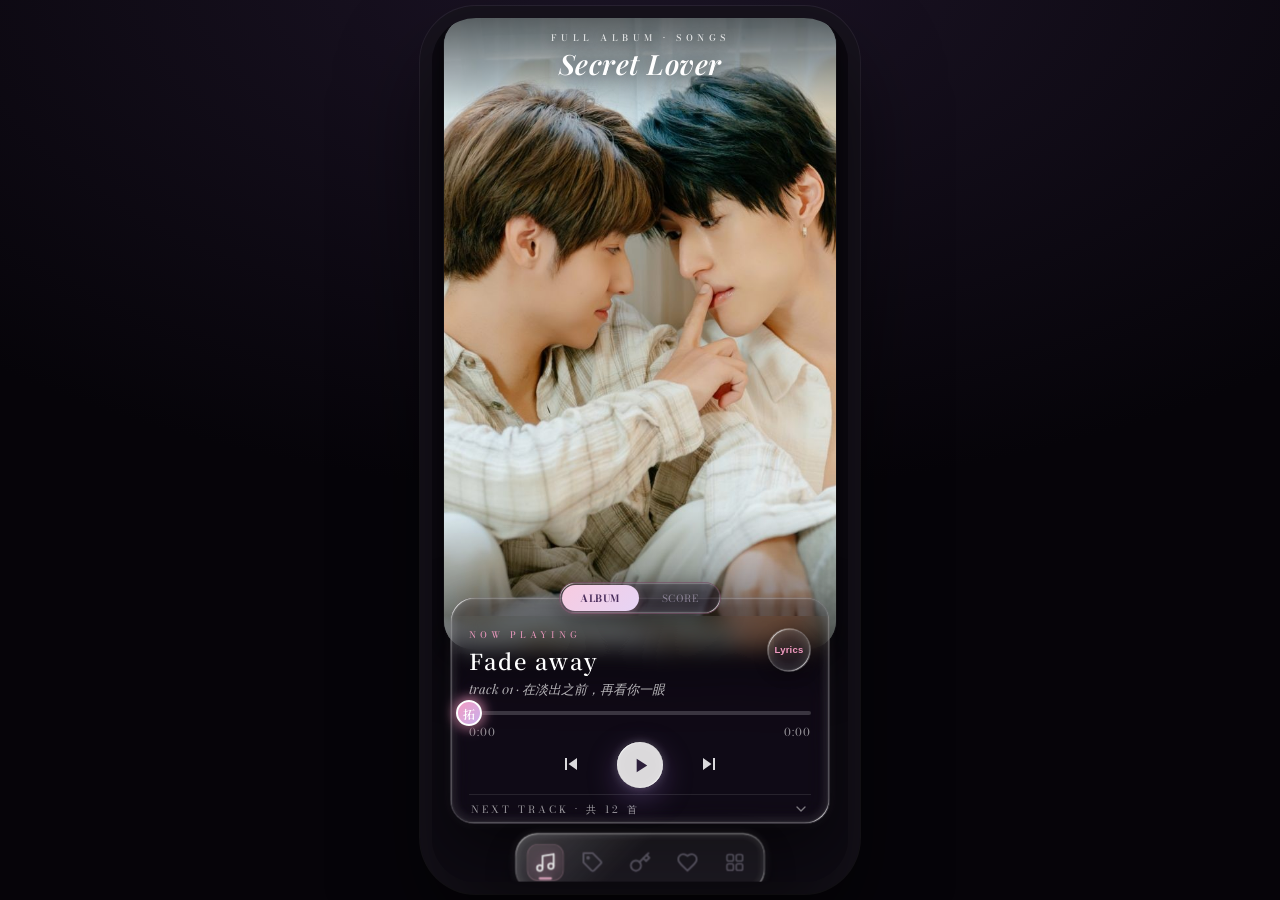
<file: 秘密關係-8月上線版.html>
<!DOCTYPE html>
<html lang="zh-Hant">
<head>
<meta charset="utf-8">
<!-- iPhone 鐵則：viewport-fit=cover 必須有，安全區才會生效 -->
<meta name="viewport" content="width=device-width, initial-scale=1, viewport-fit=cover">
<!-- PWA / iPhone 加入主畫面 -->
<meta name="apple-mobile-web-app-capable" content="yes">
<meta name="mobile-web-app-capable" content="yes">
<!-- theme-color 由 app.js 依 ALBUM_CONFIG.theme.themeColor 覆寫 -->
<meta name="theme-color" content="#0d0a12">
<meta name="app-version" content="v2-smooth">
<link rel="manifest" href="test.webmanifest">
<!-- 標題與 icon 由 app.js 從 config 填入 -->
<title>秘密關係 Secret Lover · 原聲平台</title>
<link id="apple-touch-icon" rel="apple-touch-icon" href="score-cover.jpg">

<!-- 字體（想換字體就改這行 + styles.css 的 --font-* 變數） -->
<link rel="preconnect" href="https://fonts.googleapis.com">
<link rel="preconnect" href="https://fonts.gstatic.com" crossorigin>
<link href="https://fonts.googleapis.com/css2?family=Bodoni+Moda:ital,wght@0,400..900;1,400..900&family=Playfair+Display:ital,wght@0,400..900;1,400..900&family=Noto+Serif+TC:wght@400;600;700&family=Noto+Sans+TC:wght@400;500&display=swap" rel="stylesheet">

<style>
/* =====================================================================
 * ALBUM APP TEMPLATE — styles.css
 * =====================================================================
 * 不含專輯專屬資料。所有顏色透過 CSS 變數（由 app.js 從
 * ALBUM_CONFIG.theme 注入），換專輯不需要改這個檔案。
 *
 * iPhone 鐵則（來自實測，違反任何一條 iPhone Safari 就會壞）：
 *   1. 每個 backdrop-filter 都「同時」有 -webkit-backdrop-filter
 *   2. 安全區：env(safe-area-inset-top / bottom)
 *   3. 高度：100vh 後面補 100dvh
 *   4. viewport meta 必須有 viewport-fit=cover（在 index.html）
 * ===================================================================== */

:root {
  /* 預設值 = Secret Lover 主題；app.js 會用 ALBUM_CONFIG.theme 覆寫 */
  --bg: #0d0a12;
  --bg-top: #1c1426;
  --surface: rgba(22, 16, 28, .55);
  --primary: #f29bc2;
  --secondary: #c9b0ec;
  --accent: #afc7f6;
  --text: #ffffff;
  --muted: rgba(255, 255, 255, .62);
  /* app.js 會把 primary 換算成 r,g,b 填進來，供 rgba() 使用 */
  --primary-rgb: 242, 155, 194;
  --grad: linear-gradient(135deg, var(--primary), var(--secondary) 52%, var(--accent));
  --font-display: 'Playfair Display', serif;   /* 英文斜體大標 */
  --font-label: 'Bodoni Moda', serif;          /* 小型全大寫 label / 數字 */
  --font-serif-tc: 'Noto Serif TC', serif;     /* 中文標題 */
  --font-sans-tc: 'Noto Sans TC', sans-serif;  /* 中文內文 */
}

* { margin: 0; padding: 0; box-sizing: border-box; -webkit-tap-highlight-color: transparent; }

html, body {
  height: 100vh;
  height: 100dvh; /* iPhone：dvh 蓋掉 vh */
  overflow: hidden;
  background: var(--bg);
  color: var(--text);
  font-family: var(--font-sans-tc);
  -webkit-font-smoothing: antialiased;
}

/* ---- 舞台：手機滿版；桌機置中成手機比例 --------------------------- */
#stage {
  position: relative;
  width: 100%;
  height: 100vh;
  height: 100dvh;
  margin: 0 auto;
  overflow: hidden;
  background: var(--bg);
}
@media (min-width: 520px) {
  body { display: flex; align-items: center; justify-content: center;
         background: radial-gradient(130% 100% at 50% -5%, var(--bg-top), #060409 60%); }
  #stage { width: 416px; height: min(870px, 96vh); border-radius: 44px;
           box-shadow: 0 44px 90px rgba(0,0,0,.6), 0 0 0 12px #17131d, 0 0 0 13px rgba(255,255,255,.07); }
}

/* ---- 分頁 screen ---------------------------------------------------- */
.screen { position: absolute; inset: 0; display: none; overflow-y: auto;
          -webkit-overflow-scrolling: touch; }
.screen.active { display: block; }
.screen-sub { background: radial-gradient(120% 60% at 50% 0%, var(--bg-top), var(--bg) 70%);
              padding: 62px 0 calc(96px + env(safe-area-inset-bottom)); }

/* =====================================================================
 * PLAYER
 * =================================================================== */
#screen-player { background: var(--bg); }
.player-fold { height: 100%; min-height: 520px; display: flex; flex-direction: column; }

/* 封面：圓角長方形 + 上方留白（DESIGN LOCK：不要改成貼頂滿版） */
.cover-card {
  position: relative; flex: 1; min-height: 240px; overflow: hidden;
  margin: calc(16px + env(safe-area-inset-top)) 12px 0;
  border-radius: 28px;
  box-shadow: 0 22px 50px rgba(0,0,0,.58), 0 5px 16px rgba(0,0,0,.42), 0 0 0 1px rgba(255,255,255,.06);
}
.cover-card img, .cover-card video {
  position: absolute; inset: 0; width: 100%; height: 100%;
  object-fit: cover; object-position: center 42%;
  transform-origin: center 45%;
  animation: breathe 7s ease-in-out infinite;
  animation-play-state: paused; /* 播放時 app.js 切成 running（呼吸動畫） */
}
.cover-card.playing img, .cover-card.playing video { animation-play-state: running; }
/* 有設定 coverVideo 時，影片顯示、圖片當作影片載入前的 poster 用途隱藏 */
.cover-card video { display: none; }
.cover-card.has-video video { display: block; }
.cover-card.has-video img { display: none; }
.cover-shade {
  position: absolute; inset: 0;
  background: linear-gradient(180deg, rgba(0,0,0,.6) 0%, rgba(0,0,0,.33) 7%,
              transparent 15%, transparent 78%, rgba(0,0,0,.3) 91%, rgba(0,0,0,.51) 100%);
}
.cover-titles { position: absolute; top: 0; left: 0; right: 0; padding: 14px 24px 0;
                text-align: center; z-index: 2; }
.cover-eyebrow { font-family: var(--font-label); font-weight: 500; font-size: 9px;
                 letter-spacing: 4.5px; color: rgba(255,255,255,.85);
                 text-transform: uppercase; text-shadow: 0 1px 8px rgba(0,0,0,.5); }
.cover-title-en { font-family: var(--font-display); font-style: italic; font-weight: 600;
                  font-size: 28px; letter-spacing: .5px; line-height: 1; margin-top: 5px;
                  text-shadow: 0 3px 20px rgba(0,0,0,.6); }

/* Now Playing：毛玻璃卡片，往上疊在封面（DESIGN LOCK） */
.np-card {
  position: relative; z-index: 3;
  margin: -52px 18px calc(86px + env(safe-area-inset-bottom));
  padding: 12px 18px 4px;
  background: var(--surface);
  backdrop-filter: blur(22px);
  -webkit-backdrop-filter: blur(22px); /* iPhone 必要 */
  border: 1px solid rgba(255,255,255,.14);
  border-radius: 24px;
  box-shadow: 0 24px 60px rgba(0,0,0,.5);
}
.np-head { display: flex; justify-content: space-between; align-items: flex-start; }
.np-label { font-family: var(--font-label); font-size: 9px; letter-spacing: 4px;
            color: var(--primary); text-transform: uppercase; }
.np-title { font-family: var(--font-serif-tc); font-size: 22px; font-weight: 600;
            margin-top: 3px; letter-spacing: 1.5px;
            white-space: nowrap; overflow: hidden; text-overflow: ellipsis; }
.np-sub { font-family: var(--font-display); font-style: italic; font-size: 13px;
          color: rgba(255,255,255,.7); margin-top: 4px;
          white-space: nowrap; overflow: hidden; text-overflow: ellipsis; }
.np-actions { display: flex; gap: 8px; margin-left: 12px; flex: none; }
.icon-round {
  position: relative; width: 44px; height: 44px; border-radius: 50%;
  background: rgba(var(--primary-rgb), .12); border: 1px solid rgba(var(--primary-rgb), .45);
  display: flex; align-items: center; justify-content: center; cursor: pointer; color: var(--primary);
}
.icon-round:active { transform: scale(.92); }
.icon-round.liked svg { animation: bounce .5s ease; }

/* 進度條 */
.prog { position: relative; height: 4px; border-radius: 4px;
        background: rgba(255,255,255,.18); cursor: pointer; margin-top: 12px;
        touch-action: none; }
.prog-fill { position: absolute; left: 0; top: 0; height: 100%; border-radius: 4px;
             width: 0%; background: var(--grad); }
.prog-glow { position: absolute; top: 50%; left: 0%; transform: translate(-50%, -50%);
             width: 32px; height: 32px; border-radius: 50%;
             background: rgba(var(--primary-rgb), .9); filter: blur(7px); opacity: .34;
             pointer-events: none; }
.prog-glow.pulsing { animation: dotPulse 2.4s ease-in-out infinite; }
.prog-dot { position: absolute; top: 50%; left: 0%; transform: translate(-50%, -50%);
            width: 26px; height: 26px; border-radius: 50%; z-index: 1;
            background: var(--grad); border: 2px solid #fff;
            display: flex; align-items: center; justify-content: center;
            font-family: var(--font-serif-tc); font-size: 12px; font-weight: 600; color: #fff;
            box-shadow: 0 2px 10px rgba(0,0,0,.4), 0 0 12px rgba(var(--primary-rgb), .9); }
.prog-dot:empty { width: 14px; height: 14px; } /* 沒設定角色標籤時退回小圓點 */
.np-times { display: flex; justify-content: space-between; margin-top: 9px;
            font-family: var(--font-label); font-size: 11px; letter-spacing: 1px;
            color: rgba(255,255,255,.55); }

/* 控制鍵 */
.np-controls { display: flex; align-items: center; justify-content: center;
               gap: 28px; margin-top: 2px; }
.btn-ghost { background: none; border: none; cursor: pointer; padding: 6px;
             color: rgba(255,255,255,.85); }
.btn-ghost:active { transform: scale(.9); }
.btn-play {
  width: 46px; height: 46px; border-radius: 50%; border: none; cursor: pointer;
  background: rgba(255,255,255,.85);
  backdrop-filter: blur(4px);
  -webkit-backdrop-filter: blur(4px);
  display: flex; align-items: center; justify-content: center;
  box-shadow: 0 10px 30px rgba(120,90,160,.45),
              inset 0 1px 10px rgba(var(--primary-rgb), .55),
              inset 0 0 0 1px rgba(255,255,255,.55);
}
.btn-play:active { transform: scale(.94); }
.btn-play svg { fill: #2c1f3a; }

/* Next Scene（打開 Bottom Sheet） */
.np-next { display: flex; align-items: center; justify-content: space-between;
           border-top: 1px solid rgba(255,255,255,.10); margin-top: 6px;
           padding: 6px 2px 2px; cursor: pointer; }
.np-next span { font-family: var(--font-label); font-size: 10px; letter-spacing: 3px;
                color: rgba(255,255,255,.6); text-transform: uppercase; }

/* 曲目列表（fold 之下） */
.tracklist-block { background: var(--bg);
                   /* 依照《播放器設計系統－完整規格》：版面結構圖裡 NP 卡下面
                      直接就是浮動 nav，曲目清單是靠 Next Scene 打開 Bottom Sheet
                      看，不是在主畫面用負 margin 「偷跑」出來。這裡不做任何負值
                      上拉，避免跟 nav 佔用的區域打架。 */
                   margin-top: 0;
                   padding: 18px 16px calc(120px + env(safe-area-inset-bottom)); }
.tracklist-caption { font-family: var(--font-label); font-size: 10px; letter-spacing: 3px;
                     color: rgba(255,255,255,.5); text-transform: uppercase; padding: 0 12px 8px; }
.track-row { display: flex; align-items: center; gap: 13px; padding: 10px 12px;
             border-radius: 14px; cursor: pointer; }
.track-row:active { background: rgba(255,255,255,.05); }
.track-row.current { background: rgba(var(--primary-rgb), .10); }
.track-row.revealing { animation: reveal .5s ease both; }
.track-num { font-family: var(--font-label); font-size: 13px; width: 24px;
             text-align: center; color: #9a93a8; flex: none; }
.track-name { flex: 1; min-width: 0; font-family: var(--font-serif-tc); font-size: 16px;
              color: rgba(255,255,255,.82);
              white-space: nowrap; overflow: hidden; text-overflow: ellipsis; }
.track-row.current .track-num { color: var(--primary); }
.track-row.current .track-name { color: #fff; }
.track-row.locked .track-num { color: #5f5870; }
.track-row.locked .track-name { color: #7a7388; font-style: italic; letter-spacing: 1px; }
.track-dl { display: flex; align-items: center; justify-content: center;
            width: 34px; height: 34px; flex: none; border: none; border-radius: 10px;
            background: rgba(var(--primary-rgb), .12); cursor: pointer; color: var(--primary); }

/* =====================================================================
 * BOTTOM SHEET（曲目表：可滑動、iOS 拖曳把手關閉）
 * =================================================================== */
#sheet-backdrop { position: absolute; inset: 0; z-index: 60;
                  background: rgba(8,6,12,.55); animation: fadeIn .25s ease; }
#sheet {
  position: absolute; left: 0; right: 0; bottom: 0; z-index: 61; height: 84%;
  background: linear-gradient(180deg, var(--bg-top), var(--bg));
  border-radius: 26px 26px 0 0;
  border-top: 1px solid rgba(255,255,255,.12);
  display: flex; flex-direction: column;
  animation: slideUp .32s cubic-bezier(.22,.9,.3,1);
  touch-action: none; /* 拖曳關閉時避免頁面捲動打架 */
  will-change: transform;
}
#sheet.dragging { animation: none; transition: none; }
#sheet.snapping { transition: transform .28s cubic-bezier(.22,.9,.3,1); }
.sheet-grabber { width: 44px; height: 5px; border-radius: 3px;
                 background: rgba(255,255,255,.28); margin: 10px auto 0; flex: none; }
.sheet-head { padding: 8px 24px; display: flex; align-items: center;
              justify-content: space-between; flex: none; }
.sheet-eyebrow { font-family: var(--font-label); font-size: 10px; letter-spacing: 4px;
                 color: var(--primary); text-transform: uppercase; }
.sheet-title { font-family: var(--font-serif-tc); font-size: 15px; margin-top: 4px;
               letter-spacing: 2px; }
.sheet-close { width: 34px; height: 34px; border-radius: 50%;
               background: rgba(255,255,255,.08); border: none; color: #fff;
               cursor: pointer; display: flex; align-items: center; justify-content: center; }
.sheet-list { flex: 1; overflow-y: auto; -webkit-overflow-scrolling: touch;
              padding: 6px 14px calc(30px + env(safe-area-inset-bottom));
              touch-action: pan-y; }
.sheet-list .track-row { padding: 13px 14px; }

/* =====================================================================
 * LYRICS OVERLAY
 * =================================================================== */
#lyrics-overlay { position: absolute; inset: 0; z-index: 65;
                  background: rgba(10,7,14,.92);
                  backdrop-filter: blur(18px);
                  -webkit-backdrop-filter: blur(18px);
                  display: flex; flex-direction: column; animation: fadeIn .25s ease; }
.lyrics-head { flex: none; padding: calc(20px + env(safe-area-inset-top)) 24px 10px;
               display: flex; align-items: flex-start; justify-content: space-between; }
.lyrics-body { flex: 1; overflow-y: auto; -webkit-overflow-scrolling: touch;
               padding: 8px 30px calc(60px + env(safe-area-inset-bottom));
               font-family: var(--font-serif-tc); font-size: 16px; line-height: 2.2;
               color: rgba(255,255,255,.86); white-space: pre-wrap; text-align: center;
               letter-spacing: 1px; }
.lyrics-empty { color: var(--muted); font-size: 13px; padding-top: 60px; text-align: center; }

/* =====================================================================
 * PURCHASE（付費解鎖頁）
 * =================================================================== */
.page-titles { text-align: center; padding: 0 28px; }
.page-title-en { font-family: var(--font-display); font-style: italic; font-size: 27px; }
.page-title-tc { font-family: var(--font-serif-tc); font-size: 16px;
                 color: rgba(255,255,255,.85); letter-spacing: 2px; margin-top: 8px; }
.page-note { font-size: 12.5px; color: rgba(255,255,255,.5); margin-top: 12px; line-height: 1.75; }

.plans { padding: 28px 22px 0; display: flex; flex-direction: column; gap: 18px; }
.plan { position: relative; border-radius: 22px; padding: 24px 22px; cursor: pointer;
        background: rgba(255,255,255,.04); border: 1.5px solid rgba(255,255,255,.12); }
.plan.deluxe { background: rgba(var(--primary-rgb), .07);
               border-color: rgba(var(--primary-rgb), .45); }
.plan.selected { border-color: var(--primary); }
.plan-badge { position: absolute; top: -11px; right: 18px; background: var(--grad);
              color: #fff; font-family: var(--font-label); font-size: 10px;
              padding: 5px 12px; border-radius: 20px; letter-spacing: 2px; }
.plan-name { font-family: var(--font-serif-tc); font-size: 15px; letter-spacing: 1px; }
.plan-price { font-family: var(--font-label); font-size: 30px; font-weight: 700; margin-top: 4px; }
.plan-features { margin-top: 16px; display: flex; flex-direction: column; gap: 10px; }
.plan-feature { display: flex; gap: 9px; font-size: 12.5px; color: rgba(255,255,255,.7);
                align-items: center; }
.plan-feature svg { flex: none; stroke: var(--primary); }

.cta-block { padding: 18px 24px 0; }
.btn-primary { display: block; width: 100%; text-align: center; padding: 15px;
               border-radius: 16px; background: var(--grad); color: #fff; border: none;
               font-family: var(--font-serif-tc); font-size: 14px; letter-spacing: 2px;
               cursor: pointer; font-weight: 600; }
.btn-primary:active { transform: scale(.98); }
.btn-outline { display: block; width: 100%; text-align: center; padding: 14px;
               margin-top: 11px; border-radius: 16px; background: none; color: var(--primary);
               border: 1.5px solid rgba(var(--primary-rgb), .5);
               font-family: var(--font-serif-tc); font-size: 13px; letter-spacing: 2px;
               cursor: pointer; }

/* =====================================================================
 * UNLOCK（兌換頁）
 * =================================================================== */
.unlock-lock-badge { width: 62px; height: 62px; border-radius: 50%;
                     background: rgba(var(--primary-rgb), .14);
                     border: 1px solid rgba(var(--primary-rgb), .4);
                     display: flex; align-items: center; justify-content: center;
                     margin: 0 auto 16px; color: var(--primary); }
.form-block { padding: 22px 28px 0; }
.form-label { font-family: var(--font-label); font-size: 11px; font-weight: 600;
              color: rgba(255,255,255,.5); letter-spacing: 3px; }
.form-input { width: 100%; margin: 9px 0 18px; padding: 15px; border-radius: 16px;
              border: 1.5px solid rgba(255,255,255,.14); background: rgba(255,255,255,.05);
              font-size: 14px; color: #fff; outline: none; font-family: var(--font-serif-tc); }
.form-input:focus { border-color: rgba(var(--primary-rgb), .6); }
.form-hint { text-align: center; font-size: 12px; color: rgba(255,255,255,.5); margin-top: 22px;
             cursor: pointer; }
.form-hint b { color: var(--primary); font-weight: 500; }

.unlocked-card { border-radius: 22px; background: rgba(var(--primary-rgb), .08);
                 border: 1px solid rgba(var(--primary-rgb), .3);
                 padding: 28px 22px; text-align: center; margin: 26px 24px 0; }
.unlocked-check { width: 58px; height: 58px; border-radius: 50%; background: var(--grad);
                  display: flex; align-items: center; justify-content: center; margin: 0 auto 16px; }
.unlocked-eyebrow { font-family: var(--font-label); font-size: 11px; color: var(--primary);
                    letter-spacing: 3px; }
.unlocked-title { font-family: var(--font-serif-tc); font-size: 17px; margin-top: 8px;
                  letter-spacing: 1px; }
.unlocked-actions { display: flex; gap: 10px; margin-top: 20px; justify-content: center;
                    flex-wrap: wrap; }
.btn-chip { display: flex; align-items: center; gap: 7px; padding: 13px 22px;
            border-radius: 14px; background: rgba(255,255,255,.08); color: #fff;
            border: 1px solid rgba(255,255,255,.16); font-family: var(--font-serif-tc);
            font-size: 13px; letter-spacing: 1.5px; cursor: pointer; text-decoration: none; }
.btn-chip.grad { background: var(--grad); border: none; }
.unlocked-note { font-size: 11px; color: rgba(255,255,255,.38); margin-top: 13px;
                 letter-spacing: .5px; }
.unlocked-reset { font-size: 11px; color: rgba(255,255,255,.28); margin-top: 16px;
                  letter-spacing: .5px; cursor: pointer; text-decoration: underline;
                  text-underline-offset: 3px; }

/* =====================================================================
 * MOOD WALL（粉絲心情牆）
 * =================================================================== */
.mood-count { text-align: center; font-size: 12px; color: rgba(255,255,255,.5);
              letter-spacing: .5px; padding: 18px 28px 4px; }
.mood-count b { color: var(--primary); font-weight: 600; font-family: var(--font-label); }
.mood-form { margin: 10px 20px 0; padding: 18px 17px; border-radius: 22px;
             background: rgba(255,255,255,.05);
             backdrop-filter: blur(10px);
             -webkit-backdrop-filter: blur(10px);
             border: 1px solid rgba(var(--primary-rgb), .22);
             box-shadow: 0 12px 30px rgba(0,0,0,.3); }
.mood-form .form-input { margin: 0; padding: 12px 14px; border-radius: 14px; font-size: 13.5px; }
.mood-tags { display: flex; flex-wrap: wrap; gap: 8px; margin: 14px 0 4px; }
.mood-tag { padding: 7px 14px; border-radius: 20px; font-size: 12px;
            font-family: var(--font-serif-tc); cursor: pointer;
            background: rgba(255,255,255,.05); color: rgba(255,255,255,.6);
            border: 1px solid rgba(255,255,255,.16); }
.mood-tag.selected { background: var(--grad); color: #fff; border-color: transparent;
                     box-shadow: 0 5px 14px rgba(var(--primary-rgb), .3); }
.mood-textarea { width: 100%; min-height: 74px; resize: none; margin-top: 12px;
                 padding: 13px 15px; border-radius: 14px;
                 border: 1.5px solid rgba(255,255,255,.14); background: rgba(255,255,255,.05);
                 font-size: 13.5px; line-height: 1.6; color: #fff; outline: none;
                 font-family: var(--font-serif-tc); }
.mood-chars { text-align: right; font-family: var(--font-label); font-size: 11px;
              color: rgba(255,255,255,.4); margin-top: 6px; }
.mood-err { color: var(--primary); font-size: 11.5px; text-align: center; margin-top: 4px; }
.mood-submit { margin-top: 10px; border-radius: 22px; }
.mood-notes { padding: 20px 20px 0; }
.mood-note { background: rgba(255,255,255,.04);
             backdrop-filter: blur(8px);
             -webkit-backdrop-filter: blur(8px);
             border: 1px solid rgba(255,255,255,.08); border-radius: 18px;
             padding: 15px 17px; margin-bottom: 12px; }
.mood-note.new { animation: reveal .5s ease both; }
.mood-note-head { display: flex; align-items: center; gap: 9px; margin-bottom: 9px; }
.mood-note-name { font-family: var(--font-serif-tc); font-size: 13px; font-weight: 600;
                  color: #e6def0; }
.mood-note-tag { font-size: 10.5px; color: var(--primary);
                 background: rgba(var(--primary-rgb), .14); padding: 3px 10px;
                 border-radius: 14px; letter-spacing: .5px; white-space: nowrap; }
.mood-note-text { font-family: var(--font-serif-tc); font-size: 13.5px; line-height: 1.7;
                  color: rgba(255,255,255,.85); }
.mood-note-time { font-family: var(--font-label); font-size: 10.5px;
                  color: rgba(255,255,255,.35); margin-top: 9px; letter-spacing: .5px; }

/* =====================================================================
 * GALLERY（寫真牆：橫向滑動相簿，scroll-snap 一次一張）
 * =================================================================== */
.gallery-scroll {
  display: flex; gap: 14px; margin-top: 22px; padding: 4px 28px 8px;
  overflow-x: auto; scroll-snap-type: x mandatory; -webkit-overflow-scrolling: touch;
  scrollbar-width: none;
}
.gallery-scroll::-webkit-scrollbar { display: none; }
.gallery-slide {
  position: relative; flex: 0 0 78%; scroll-snap-align: center;
  aspect-ratio: 3 / 4.4; border-radius: 24px; overflow: hidden;
  box-shadow: 0 18px 40px rgba(0,0,0,.5), 0 4px 14px rgba(0,0,0,.35),
              0 0 0 1px rgba(255,255,255,.06);
}
.gallery-slide img {
  position: absolute; inset: 0; width: 100%; height: 100%;
  object-fit: cover; object-position: center 30%;
}
.gallery-slide .gallery-shade {
  position: absolute; inset: 0;
  background: linear-gradient(180deg, transparent 60%, rgba(0,0,0,.55) 100%);
}
.gallery-slide .gallery-caption {
  position: absolute; left: 16px; right: 16px; bottom: 14px;
  font-family: var(--font-serif-tc); font-size: 12.5px; letter-spacing: .5px;
  color: rgba(255,255,255,.9);
}
.gallery-dots { display: flex; justify-content: center; gap: 7px; margin-top: 16px; }
.gallery-dot { width: 6px; height: 6px; border-radius: 50%;
               background: rgba(255,255,255,.25); transition: background .25s ease, transform .25s ease; }
.gallery-dot.active { background: var(--primary); transform: scale(1.3); }

/* =====================================================================
 * FLOATING ISLAND BOTTOM NAV（DESIGN LOCK：浮動島狀 pill）
 * =================================================================== */
#nav-wrap { position: absolute; left: 0; right: 0;
            bottom: calc(12px + env(safe-area-inset-bottom)); /* 避開 home indicator */
            z-index: 70; display: flex; justify-content: center; pointer-events: none; }
#nav { position: relative; display: flex; padding: 6px; border-radius: 30px;
       background: rgba(18,18,22,.16);
       backdrop-filter: blur(44px) saturate(1.7);
       -webkit-backdrop-filter: blur(44px) saturate(1.7); /* iPhone 必要 */
       border: 1px solid rgba(255,255,255,.1);
       box-shadow: 0 16px 42px rgba(0,0,0,.44), 0 2px 8px rgba(0,0,0,.26),
                   inset 0 1px 0 rgba(255,255,255,.32), inset 0 -8px 16px rgba(255,255,255,.05);
       pointer-events: auto; }
#nav::before { content: ""; position: absolute; inset: 0; border-radius: 30px;
               background: linear-gradient(135deg, rgba(255,255,255,.16), transparent 42%);
               pointer-events: none; }
#nav-ind { position: absolute; top: 6px; left: 6px; width: 64px;
           height: calc(100% - 12px); border-radius: 21px;
           transform: translateX(0);
           transition: transform .46s cubic-bezier(.34,1.32,.42,1);
           background: linear-gradient(180deg, rgba(255,255,255,.26), rgba(var(--primary-rgb), .12));
           box-shadow: inset 0 1px 0 rgba(255,255,255,.45),
                       inset 0 0 12px rgba(var(--primary-rgb), .18),
                       inset 0 -6px 12px rgba(255,255,255,.06), 0 4px 12px rgba(0,0,0,.16);
           backdrop-filter: blur(6px);
           -webkit-backdrop-filter: blur(6px);
           pointer-events: none; }
.navbtn { position: relative; z-index: 1; width: 64px; padding: 7px 0 6px;
          border: none; background: none; cursor: pointer;
          display: flex; flex-direction: column; align-items: center; gap: 3px;
          font-family: var(--font-serif-tc); font-size: 9px; letter-spacing: 1.2px;
          color: #8f8a9c; transition: color .3s ease, transform .18s ease; }
.navbtn:active { transform: scale(.92); }
.navbtn .navico { display: flex; transition: filter .35s ease; }
.navbtn .navlbl { opacity: .62; transition: opacity .3s ease; }
.navbtn.active { color: #fbd6e6; }
.navbtn.active .navico { filter: drop-shadow(0 0 7px rgba(var(--primary-rgb), .6)); }
.navbtn.active .navlbl { opacity: 1; }
.navbtn.pop .navico { animation: tabPop .26s cubic-bezier(.34,1.3,.4,1); }

/* =====================================================================
 * TOAST / 動畫特效
 * =================================================================== */
#toast { position: absolute; left: 50%; bottom: calc(96px + env(safe-area-inset-bottom));
         z-index: 100; transform: translateX(-50%);
         background: rgba(20,15,26,.96); border: 1px solid rgba(var(--primary-rgb), .4);
         color: #fff; padding: 10px 20px; border-radius: 22px; font-size: 12.5px;
         font-family: var(--font-serif-tc); white-space: nowrap; max-width: 84%;
         overflow: hidden; text-overflow: ellipsis; text-align: center;
         box-shadow: 0 8px 24px rgba(0,0,0,.5);
         opacity: 0; pointer-events: none; transition: opacity .25s ease; }
#toast.show { opacity: 1; }

#fx-layer { position: absolute; inset: 0; z-index: 80; pointer-events: none; overflow: hidden; }
.fx-heart { position: absolute; }
.fx-glow { position: absolute; width: 150px; height: 150px; border-radius: 50%;
           background: radial-gradient(circle, rgba(var(--primary-rgb), .55),
                       rgba(var(--primary-rgb), .22) 55%, transparent 72%);
           transform: translate(-50%, -50%); animation: glowFade 1.1s ease-out both; }
.fx-ring { position: absolute; width: 64px; height: 64px; border-radius: 50%;
           border: 1.5px solid rgba(var(--primary-rgb), .8);
           transform: translate(-50%, -50%);
           animation: ringPulse .9s cubic-bezier(.2,.7,.3,1) both; }
.fx-bloom { position: absolute; transform: translate(-50%, -50%);
            filter: drop-shadow(0 4px 14px rgba(var(--primary-rgb), .6));
            animation: bloomHeart 1s cubic-bezier(.3,1.3,.5,1) both; }
#unlock-fx { position: absolute; inset: 0; z-index: 90; pointer-events: none;
             background: radial-gradient(60% 50% at 50% 45%,
                         rgba(var(--primary-rgb), .55), rgba(var(--primary-rgb), .3) 45%,
                         transparent 72%);
             animation: burstGlow 1.8s ease-out forwards; }
#unlock-fx .fx-ring2 { position: absolute; left: 50%; top: 42%;
                       transform: translate(-50%, -50%); width: 120px; height: 120px;
                       border-radius: 50%; border: 2px solid rgba(var(--primary-rgb), .7);
                       animation: ring 1.4s ease-out forwards; }
.fx-float { position: absolute; bottom: 35%; animation: floatUp 1.2s ease-out both; }

.hidden { display: none !important; }

/* ---- keyframes ------------------------------------------------------ */
@keyframes breathe   { 0%,100% { transform: scale(1); } 50% { transform: scale(1.05); } }
@keyframes reveal    { 0% { opacity: 0; transform: translateY(12px); } 100% { opacity: 1; transform: none; } }
@keyframes fadeIn    { from { opacity: 0; } to { opacity: 1; } }
@keyframes slideUp   { from { transform: translateY(100%); } to { transform: none; } }
@keyframes bounce    { 0% { transform: scale(1); } 30% { transform: scale(1.2); } 55% { transform: scale(.95); } 100% { transform: scale(1); } }
@keyframes tabPop    { 0% { transform: scale(1); } 32% { transform: scale(.9); } 66% { transform: scale(1.07); } 100% { transform: scale(1); } }
@keyframes dotPulse  { 0%,100% { opacity: .3; transform: translate(-50%,-50%) scale(.8); } 50% { opacity: .78; transform: translate(-50%,-50%) scale(1.25); } }
@keyframes ring      { 0% { transform: translate(-50%,-50%) scale(.6); opacity: .7; } 100% { transform: translate(-50%,-50%) scale(2.4); opacity: 0; } }
@keyframes ringPulse { 0% { opacity: .7; transform: translate(-50%,-50%) scale(.35); } 100% { opacity: 0; transform: translate(-50%,-50%) scale(2.8); } }
@keyframes glowFade  { 0% { opacity: 0; transform: translate(-50%,-50%) scale(.5); } 28% { opacity: 1; transform: translate(-50%,-50%) scale(1); } 100% { opacity: 0; transform: translate(-50%,-50%) scale(1.6); } }
@keyframes bloomHeart{ 0% { opacity: 0; transform: translate(-50%,-50%) scale(.25); } 32% { opacity: 1; transform: translate(-50%,-50%) scale(1.18); } 48% { transform: translate(-50%,-50%) scale(1); } 100% { opacity: 0; transform: translate(-50%,-50%) scale(.9) translateY(-30px); } }
@keyframes burstGlow { 0% { opacity: 0; } 25% { opacity: 1; } 100% { opacity: 0; } }
@keyframes floatUp   { 0% { opacity: 0; transform: translateY(0) scale(.5); } 12% { opacity: 1; } 100% { opacity: 0; transform: translateY(-220px) scale(1.15); } }
@keyframes floatHeart{ 0% { opacity: 0; transform: translate(-50%,-50%) scale(.2) rotate(0); }
                       18% { opacity: .95; transform: translate(-50%,-50%) scale(var(--s)) rotate(0); }
                       100% { opacity: 0; transform: translate(calc(-50% + var(--dx)), calc(-50% - var(--rise))) scale(var(--s)) rotate(var(--r2)); } }
@keyframes heartbeat { 0%,100% { transform: scale(1); } 30% { transform: scale(1.22); } 55% { transform: scale(1); } }

</style>
</head>
<body>
<div id="viewfade" style="position:fixed;inset:0;background:#0d0a12;z-index:99999;opacity:0;pointer-events:none;transition:opacity .2s ease"></div>
<script>(function(){try{if(sessionStorage.getItem('slv-switch')==='1'){var f=document.getElementById('viewfade');f.style.transition='none';f.style.opacity='1';}}catch(e){}})();</script>
<div id="stage">

  <!-- ================= PLAYER（聽歌）================= -->
  <section id="screen-player" class="screen active">
    <div class="player-fold">

      <!-- 封面（換圖：album-config.js → coverImage） -->
      <div class="cover-card" id="cover-card">
        <img id="cover-img" src="" alt="">
        <video id="cover-video" autoplay muted loop playsinline webkit-playsinline></video>
        <div class="cover-shade"></div>
        <div class="cover-titles">
          <div class="cover-eyebrow" id="cover-eyebrow"></div>
          <div class="cover-title-en" id="cover-title-en"></div>
        </div>
      </div>

      <!-- Now Playing 毛玻璃卡片 -->
      <div class="np-card">
        <div class="np-head">
          <div style="flex:1;min-width:0">
            <div class="np-label" id="np-label"></div>
            <div class="np-title" id="np-title">—</div>
            <div class="np-sub" id="np-sub"></div>
          </div>
          <div class="np-actions">
            <!-- 歌詞按鈕（這首歌沒歌詞時 app.js 會自動隱藏） -->
            <button class="icon-round" id="btn-lyrics" title="歌詞">
              <svg width="20" height="20" viewBox="0 0 24 24" fill="none" stroke="currentColor" stroke-width="2" stroke-linecap="round" stroke-linejoin="round"><path d="M12 20h9"/><path d="M4 20h2"/><path d="M4 4h16"/><path d="M4 12h10"/></svg>
            </button>
            <!-- 心動收藏 -->
            <button class="icon-round" id="btn-heart" title="收藏這一刻">
              <svg width="22" height="22" viewBox="0 0 24 24" fill="none" stroke="currentColor" stroke-width="2" stroke-linejoin="round"><path d="M12 21s-7.5-4.6-10-9.3C.3 8.3 1.9 4.8 5.2 4.8c2 0 3.3 1.2 3.9 2.2.6-1 1.9-2.2 3.9-2.2 3.3 0 4.9 3.5 3.2 6.9C19.5 16.4 12 21 12 21z"/></svg>
            </button>
          </div>
        </div>

        <!-- 進度條（可點、可拖曳） -->
        <div class="prog" id="prog">
          <div class="prog-fill" id="prog-fill"></div>
          <div class="prog-glow" id="prog-glow"></div>
          <div class="prog-dot" id="prog-dot"></div>
        </div>
        <div class="np-times"><span id="t-cur">0:00</span><span id="t-dur">0:00</span></div>

        <!-- 控制鍵 -->
        <div class="np-controls">
          <button class="btn-ghost" id="btn-prev" title="上一首">
            <svg width="24" height="24" viewBox="0 0 24 24" fill="currentColor"><path d="M6 6h2v12H6zm3.5 6 8.5 6V6z"/></svg>
          </button>
          <button class="btn-play" id="btn-play" title="播放 / 暫停">
            <svg width="23" height="23" viewBox="0 0 24 24"><path id="play-icon-path" d="M8 5v14l11-7z"/></svg>
          </button>
          <button class="btn-ghost" id="btn-next" title="下一首">
            <svg width="24" height="24" viewBox="0 0 24 24" fill="currentColor"><path d="M6 18l8.5-6L6 6v12zM16 6v12h2V6h-2z"/></svg>
          </button>
        </div>

        <!-- Next Scene → 打開 Bottom Sheet 曲目表 -->
        <div class="np-next" id="btn-open-sheet">
          <span id="next-scene-label"></span>
          <svg width="16" height="16" viewBox="0 0 24 24" fill="none" stroke="rgba(255,255,255,.45)" stroke-width="2" stroke-linecap="round" stroke-linejoin="round"><polyline points="6 9 12 15 18 9"/></svg>
        </div>
      </div>
    </div>

    <!-- 完整曲目列表（fold 之下，與 OST 相同） -->
    <div class="tracklist-block">
      <div class="tracklist-caption" id="tracklist-caption"></div>
      <div id="tracklist"></div>
    </div>
  </section>

  <!-- ================= PURCHASE（付費解鎖）================= -->
  <section id="screen-purchase" class="screen screen-sub">
    <div class="page-titles">
      <div class="page-title-en" id="purchase-title-en"></div>
      <div class="page-title-tc" id="purchase-title-tc"></div>
      <div class="page-note" id="purchase-note"></div>
    </div>
    <!-- 方案卡（app.js 依 config.payment 產生） -->
    <div class="plans" id="plans"></div>
    <div class="cta-block">
      <button class="btn-primary" id="btn-checkout"></button>
      <button class="btn-outline" id="btn-goto-unlock">已經購買？輸入兌換碼</button>
    </div>
  </section>

  <!-- ================= UNLOCK（秘密 · 兌換）================= -->
  <section id="screen-unlock" class="screen screen-sub">
    <div class="page-titles">
      <div class="page-title-en" id="unlock-title-en"></div>
      <div class="page-title-tc" id="unlock-subtitle" style="font-size:14px;color:rgba(255,255,255,.6);letter-spacing:3px"></div>
    </div>

    <!-- 未解鎖：email + code 表單 -->
    <div id="unlock-form-view">
      <div style="text-align:center;padding:26px 28px 0">
        <div class="unlock-lock-badge">
          <svg width="26" height="26" viewBox="0 0 24 24" fill="none" stroke="currentColor" stroke-width="2" stroke-linecap="round" stroke-linejoin="round"><rect x="3" y="11" width="18" height="11" rx="2"/><path d="M7 11V7a5 5 0 0 1 9.9-1"/></svg>
        </div>
        <div class="page-note" style="margin-top:0;padding:0 10px">購買後兌換碼會寄到信箱，請用「購買時的 email」解鎖完整專輯</div>
      </div>
      <div class="form-block">
        <label class="form-label" for="in-email">EMAIL</label>
        <input class="form-input" id="in-email" type="email" placeholder="you@example.com" autocomplete="email">
        <label class="form-label" for="in-code">兌換碼 · CODE</label>
        <input class="form-input" id="in-code" type="text" placeholder="" autocomplete="off" style="margin-bottom:22px">
        <button class="btn-primary" id="btn-redeem">解鎖</button>
        <div class="form-hint" id="btn-goto-purchase">還沒購買？<b>看方案 →</b></div>
      </div>
    </div>

    <!-- 已解鎖 -->
    <div id="unlock-done-view" class="hidden">
      <div class="unlocked-card">
        <div class="unlocked-check">
          <svg width="26" height="26" viewBox="0 0 24 24" fill="none" stroke="#fff" stroke-width="2.4" stroke-linecap="round" stroke-linejoin="round"><polyline points="20 6 9 17 4 12"/></svg>
        </div>
        <div class="unlocked-eyebrow">FULL ALBUM UNLOCKED</div>
        <div class="unlocked-title" id="unlocked-title"></div>
        <div class="page-note" id="unlocked-desc" style="margin-top:8px"></div>
        <div class="unlocked-actions">
          <button class="btn-chip" id="btn-goto-player">前往聽歌 →</button>
          <a class="btn-chip grad hidden" id="btn-wav" target="_blank" rel="noopener">
            <svg width="15" height="15" viewBox="0 0 24 24" fill="none" stroke="#fff" stroke-width="2.2" stroke-linecap="round" stroke-linejoin="round"><path d="M21 15v4a2 2 0 0 1-2 2H5a2 2 0 0 1-2-2v-4"/><polyline points="7 10 12 15 17 10"/><line x1="12" y1="15" x2="12" y2="3"/></svg>
            下載 WAV 無損 ↗
          </a>
        </div>
        <div class="unlocked-note" id="unlocked-plan-note"></div>
        <div class="unlocked-reset" id="btn-reset-unlock">重設解鎖（測試用）</div>
      </div>
    </div>
  </section>

  <!-- ================= MOOD WALL（心情牆）================= -->
  <section id="screen-mood" class="screen screen-sub">
    <div class="page-titles">
      <div style="font-family:var(--font-label);font-weight:700;font-size:23px;letter-spacing:3px" id="mood-heading"></div>
      <div class="page-title-tc" id="mood-subheading" style="font-size:13px;color:rgba(255,255,255,.65);margin-top:12px;letter-spacing:1px;line-height:1.7"></div>
      <div style="font-family:var(--font-label);font-size:10px;letter-spacing:3px;color:var(--primary);margin-top:7px;text-transform:uppercase" id="mood-eyebrow"></div>
    </div>
    <div class="mood-count">今晚有 <b id="mood-count">0</b> 個人，把秘密留在這裡。</div>
    <div class="mood-form">
      <input class="form-input" id="mood-name" type="text" placeholder="你的暱稱" maxlength="16" autocomplete="off">
      <div class="mood-tags" id="mood-tags"></div>
      <textarea class="mood-textarea" id="mood-text" maxlength="80" placeholder="現在聽這首歌，你想留下什麼心情？"></textarea>
      <div class="mood-chars"><span id="mood-chars">0</span> / 80</div>
      <div class="mood-err hidden" id="mood-err">先寫下一點心情吧。</div>
      <button class="btn-primary mood-submit" id="btn-mood-submit">留下心情</button>
    </div>
    <div class="mood-notes" id="mood-notes"></div>
  </section>

  <!-- ================= GALLERY（寫真牆，滑動相簿）================= -->
  <section id="screen-gallery" class="screen screen-sub">
    <div class="page-titles">
      <div style="font-family:var(--font-label);font-weight:700;font-size:23px;letter-spacing:3px" id="gallery-heading">GALLERY</div>
      <div class="page-title-tc" id="gallery-subheading" style="font-size:13px;color:rgba(255,255,255,.65);margin-top:12px;letter-spacing:1px;line-height:1.7"></div>
    </div>
    <div class="gallery-scroll" id="gallery-scroll"></div>
    <div class="gallery-dots" id="gallery-dots"></div>
  </section>

  <!-- ================= BOTTOM SHEET（曲目表，可拖曳關閉）================= -->
  <div id="sheet-backdrop" class="hidden"></div>
  <div id="sheet" class="hidden">
    <div class="sheet-grabber" id="sheet-grabber"></div>
    <div class="sheet-head">
      <div>
        <div class="sheet-eyebrow">Track List</div>
        <div class="sheet-title" id="sheet-title"></div>
      </div>
      <button class="sheet-close" id="btn-close-sheet">
        <svg width="18" height="18" viewBox="0 0 24 24" fill="none" stroke="currentColor" stroke-width="2" stroke-linecap="round"><line x1="6" y1="6" x2="18" y2="18"/><line x1="18" y1="6" x2="6" y2="18"/></svg>
      </button>
    </div>
    <div class="sheet-list" id="sheet-list"></div>
  </div>

  <!-- ================= LYRICS OVERLAY ================= -->
  <div id="lyrics-overlay" class="hidden">
    <div class="lyrics-head">
      <div>
        <div class="sheet-eyebrow" id="lyrics-eyebrow">Lyrics</div>
        <div class="sheet-title" id="lyrics-title"></div>
      </div>
      <button class="sheet-close" id="btn-close-lyrics">
        <svg width="18" height="18" viewBox="0 0 24 24" fill="none" stroke="currentColor" stroke-width="2" stroke-linecap="round"><line x1="6" y1="6" x2="18" y2="18"/><line x1="18" y1="6" x2="6" y2="18"/></svg>
      </button>
    </div>
    <div class="lyrics-body" id="lyrics-body"></div>
  </div>

  <!-- ================= FLOATING ISLAND NAV ================= -->
  <nav id="nav-wrap">
    <div id="nav">
      <div id="nav-ind"></div>
      <button class="navbtn active" data-screen="player">
        <span class="navico"><svg width="17" height="17" viewBox="0 0 24 24" fill="none" stroke="currentColor" stroke-width="2" stroke-linecap="round" stroke-linejoin="round"><path d="M9 18V5l12-2v13"/><circle cx="6" cy="18" r="3"/><circle cx="18" cy="16" r="3"/></svg></span>
        <span class="navlbl"></span>
      </button>
      <button class="navbtn" data-screen="purchase">
        <span class="navico"><svg width="17" height="17" viewBox="0 0 24 24" fill="none" stroke="currentColor" stroke-width="2" stroke-linecap="round" stroke-linejoin="round"><path d="M20.59 13.41 13.42 20.6a2 2 0 0 1-2.83 0L2 12V2h10l8.59 8.59a2 2 0 0 1 0 2.82Z"/><circle cx="7" cy="7" r="1"/></svg></span>
        <span class="navlbl"></span>
      </button>
      <button class="navbtn" data-screen="unlock">
        <span class="navico"><svg width="17" height="17" viewBox="0 0 24 24" fill="none" stroke="currentColor" stroke-width="2" stroke-linecap="round" stroke-linejoin="round"><circle cx="7.5" cy="15.5" r="5.5"/><path d="m21 2-9.6 9.6"/><path d="m15.5 7.5 3 3L22 7l-3-3"/></svg></span>
        <span class="navlbl"></span>
      </button>
      <button class="navbtn" data-screen="mood">
        <span class="navico"><svg width="17" height="17" viewBox="0 0 24 24" fill="none" stroke="currentColor" stroke-width="2" stroke-linecap="round" stroke-linejoin="round"><path d="M19 14c1.49-1.46 3-3.21 3-5.5A5.5 5.5 0 0 0 16.5 3c-1.76 0-3 .5-4.5 2-1.5-1.5-2.74-2-4.5-2A5.5 5.5 0 0 0 2 8.5c0 2.29 1.49 4.04 3 5.5l7 7Z"/></svg></span>
        <span class="navlbl"></span>
      </button>
      <button class="navbtn" data-screen="gallery">
        <span class="navico"><svg width="17" height="17" viewBox="0 0 24 24" fill="none" stroke="currentColor" stroke-width="2" stroke-linecap="round" stroke-linejoin="round"><rect x="3" y="3" width="18" height="18" rx="2"/><circle cx="8.5" cy="8.5" r="1.5"/><path d="m21 15-5-5L5 21"/></svg></span>
        <span class="navlbl"></span>
      </button>
    </div>
  </nav>

  <!-- TOAST + 特效層 -->
  <div id="toast"></div>
  <div id="fx-layer"></div>

</div>

<!-- 專輯資料（換專輯只改這個檔）→ 再載入引擎 -->
<script>
/* 《秘密關係》合併版 config — 雙檢視(歌曲/配樂)、一套解鎖 */
(function () {
  var VIEW = "songs";
  try { VIEW = localStorage.getItem("slv-view") || "songs"; } catch (e) {}
  if (VIEW !== "songs" && VIEW !== "score") VIEW = "songs";

  var SONGS = [
    { n: 1,  title: "Fade away",            subtitle: "在淡出之前，再看你一眼",     free: true,  audioPath: "full-01.mp3", protectedPath: null,          category: "songs", lyricsPath: "lyrics/01.txt", artwork: null },
    { n: 2,  title: "晴天裡擁抱",            subtitle: "陽光正好，抱住你的那一秒",   free: false, audioPath: null, protectedPath: "songs/02.mp3", category: "songs", lyricsPath: "lyrics/02.txt", artwork: null },
    { n: 3,  title: "Round n Round",        subtitle: "繞來繞去，終點還是你",       free: false, audioPath: null, protectedPath: "songs/03.mp3", category: "songs", lyricsPath: "lyrics/03.txt", artwork: null },
    { n: 4,  title: "Sometimes",            subtitle: "有時候，想你比呼吸還自然",   free: false, audioPath: null, protectedPath: "songs/04.mp3", category: "songs", lyricsPath: "lyrics/04.txt", artwork: null },
    { n: 5,  title: "GOOD BOY",             subtitle: "乖，只在你面前",             free: false, audioPath: null, protectedPath: "songs/05.mp3", category: "songs", lyricsPath: "lyrics/05.txt", artwork: null },
    { n: 6,  title: "留下來愛我",            subtitle: "別走，留下來愛我",           free: false, audioPath: null, protectedPath: "songs/06.mp3", category: "songs", lyricsPath: "lyrics/06.txt", artwork: null },
    { n: 7,  title: "Fade away（伴奏）",     subtitle: "instrumental",              free: false, audioPath: null, protectedPath: "songs/07.mp3", category: "songs", lyricsPath: null, artwork: null },
    { n: 8,  title: "晴天裡擁抱（伴奏）",     subtitle: "instrumental",              free: false, audioPath: null, protectedPath: "songs/08.mp3", category: "songs", lyricsPath: null, artwork: null },
    { n: 9,  title: "Round n Round（伴奏）", subtitle: "instrumental",              free: false, audioPath: null, protectedPath: "songs/09.mp3", category: "songs", lyricsPath: null, artwork: null },
    { n: 10, title: "Sometimes（伴奏）",     subtitle: "instrumental",              free: false, audioPath: null, protectedPath: "songs/10.mp3", category: "songs", lyricsPath: null, artwork: null },
    { n: 11, title: "GOOD BOY（伴奏）",      subtitle: "instrumental",              free: false, audioPath: null, protectedPath: "songs/11.mp3", category: "songs", lyricsPath: null, artwork: null },
    { n: 12, title: "留下來愛我（伴奏）",     subtitle: "instrumental",              free: false, audioPath: null, protectedPath: "songs/12.mp3", category: "songs", lyricsPath: null, artwork: null },
  ];

  var SCORE = [
    ["我們之間的祕密", true, "songs/01.mp3", null],
    ["真的喜歡是藏不住的", true, "songs/02.mp3", null],
    ["假裝教你戀愛", false, null, "os3/03.mp3"],
    ["越界以後", false, null, "os3/04.mp3"],
    ["Sometimes, I See You", false, null, "os3/05.mp3"],
    ["藍色的暗戀", false, null, "os3/06.mp3"],
    ["晴天裡擁抱你", false, null, "os3/07.mp3"],
    ["心跳先說了祕密", false, null, "os3/08.mp3"],
    ["喜歡你的回音", false, null, "os3/09.mp3"],
    ["電影院沒有第三個人", false, null, "os3/10.mp3"],
    ["如果你也害怕", false, null, "os3/11.mp3"],
    ["把喜歡藏進音樂盒", false, null, "os3/12.mp3"],
    ["戀愛練習題", false, null, "os3/13.mp3"],
    ["幼稚鬼決鬥", false, null, "os3/14.mp3"],
    ["喜歡你這件小事", false, null, "os3/15.mp3"],
    ["靠近你的安全距離", false, null, "os3/16.mp3"],
    ["晴天裡，我終於懂了", false, null, "os3/17.mp3"],
    ["不能被發現的心意", false, null, "os3/18.mp3"],
    ["拓晞爭吵，你為什麼不懂", false, null, "os3/19.mp3"],
    ["等待阿拓", false, null, "os3/20.mp3"],
    ["最終的告白，我喜歡的一直是你", false, null, "os3/21.mp3"],
  ].map(function (r, i) {
    return { n: i + 1, title: r[0], subtitle: "劇情原創配樂 · Scene " + (i + 1 < 10 ? "0" : "") + (i + 1),
      free: r[1], audioPath: r[2], protectedPath: r[3], category: "score", lyricsPath: null, artwork: null };
  });

  var VIEWS = {
    songs: {
      albumId: "sl-songs", albumTitle: "歌曲原聲帶", albumTitleEn: "Secret Lover",
      albumEyebrow: "FULL ALBUM · SONGS", artistName: "秘密關係 Secret Lover",
      coverImage: "score-cover.jpg", coverVideo: "",
      tracks: SONGS,
      moodWall: {
        heading: "MOOD WALL", subheading: "聽完主打，把你此刻的心情留下來。", eyebrow: "Leave your feeling here",
        tags: ["心動", "想抱", "單曲循環", "哭了", "好乖", "留下來", "晴天", "繞回你"],
        seedComments: [
          { name: "匿名心動", mood: "單曲循環", text: "留下來愛我 循環一整晚，走不出來。", time: "剛剛" },
          { name: "晴天的人", mood: "晴天", text: "晴天裡擁抱 前奏一下就想到那個人。", time: "10 分鐘前" },
        ],
      },
    },
    score: {
      albumId: "sl-score", albumTitle: "配樂原聲帶", albumTitleEn: "Secret Lover",
      albumEyebrow: "ORIGINAL SCORE", artistName: "秘密關係 Secret Lover",
      coverImage: "score-cover.jpg", coverVideo: "",
      tracks: SCORE,
      moodWall: {
        heading: "MOOD WALL", subheading: "哪一段配樂讓你想起劇裡的他們？", eyebrow: "Leave your feeling here",
        tags: ["心動", "越界", "暗戀", "告白", "捨不得", "重看一次", "拓晞", "哭了"],
        seedComments: [
          { name: "匿名訊號", mood: "告白", text: "最終告白那段一下,眼淚直接掉下來。", time: "剛剛" },
          { name: "重看的人", mood: "重看一次", text: "為了配樂又把劇追了一遍。", time: "8 分鐘前" },
        ],
      },
    },
  };

  var V = VIEWS[VIEW];
  window.__slViewData = VIEWS;
  window.__slCounts = { songs: SONGS.length, score: SCORE.length };

  window.ALBUM_CONFIG = {
    albumId: V.albumId,
    albumTitle: V.albumTitle,
    albumTitleEn: V.albumTitleEn,
    albumEyebrow: V.albumEyebrow,
    artistName: V.artistName,
    coverImage: V.coverImage,
    coverVideo: V.coverVideo,
    backgroundImage: "",
    viewCategory: VIEW,

    theme: {
      bg: "#0d0a12", bgTop: "#1c1426", surface: "rgba(22,16,28,.55)",
      primary: "#f29bc2", secondary: "#b59cf0", accent: "#afc7f6",
      text: "#ffffff", muted: "rgba(255,255,255,.62)", themeColor: "#0d0a12",
      progressDot: {
        labels: ["拓", "晞"],
        gradients: [
          "linear-gradient(135deg,#f29bc2,#c9b0ec)",
          "linear-gradient(135deg,#b59cf0,#afc7f6)",
        ],
      },
    },

    /* 舊的雙方案卡不再使用(購買頁由三商品腳本接管),保留欄位避免 app.js 讀空 */
    payment: {
      stripeLinkBasic: "", stripeLinkDeluxe: "", currency: "NT$",
      basicPrice: 299, deluxePrice: 499, basicName: "歌曲原聲帶", deluxeName: "完整原聲典藏版",
      basicFeatures: [], deluxeFeatures: [], deluxeBadge: "",
    },

    api: {
      workerBaseUrl: "https://secret-lover-ost-api.anthonywen0693.workers.dev",
      wavDriveLink: "",
    },

    unlock: {
      demoCodes: {},                       // 一律走 Worker /verify(TESTSONGS 等由後端驗)
      localStorageKey: "slv3-" + VIEW,     // pos/mood 依檢視分開
      sharedUnlockKey: "slv3",             // 解鎖狀態共用:輸一次碼,兩邊都認得
      codePlaceholder: "SLOV-XXXX-XXXX",
    },

    tracks: V.tracks,
    moodWall: V.moodWall,

    gallery: {
      heading: "GALLERY", subheading: "秘密關係 · 寫真牆",
      photos: [{ src: "full-cover.jpg", caption: "" }],
    },

    strings: {
      navTabs: ["聽歌", "完整版", "解鎖", "心情牆", "寫真牆"],
      nowPlayingLabel: "Now Playing",
      nextScene: VIEW === "songs" ? "Next Track" : "Next Scene",
      purchaseTitleEn: "Unlock the Soundtrack",
      unlockTitleEn: "Unlock",
      unlockSubtitle: "輸入序號解鎖你收藏的內容",
      lyricsLabel: "Lyrics",
      noLyrics: "這首歌暫時沒有歌詞",
    },
  };
})();

</script>
<script>
/* =====================================================================
 * ALBUM APP TEMPLATE — app.js（引擎）
 * =====================================================================
 * 完全從 window.ALBUM_CONFIG 讀取資料。這個檔案不含任何專輯內容，
 * 換專輯「不需要」修改它 —— 只改 album-config.js。
 *
 * ⚠️ 已在 iPhone Safari 實測過的關鍵寫法（不要改壞）：
 *   1. 播放一律 audio.src = 串流網址 + audio.play()，且 play() 要在
 *      使用者手勢的同一個 tick 呼叫。不要改成 fetch → Blob → 播放，
 *      iOS 的自動播放限制會擋掉（手勢過期）。
 *   2. 付費曲串流靠 Worker /track 支援 HTTP Range（206）。
 *   3. 付費曲的 file 參數 = config 的 protectedPath（含資料夾前綴，
 *      例如 "os3/03.mp3"），必須與 Worker 白名單、R2 key 完全一致。
 *
 * ⚠️ 安全模型：
 *   - localStorage 的 unlocked 只是「前端顯示狀態」。就算有人手動改，
 *     也拿不到付費音檔 —— 每個 /track 請求都由 Worker 用 email+code
 *     對 KV 驗證（server-side verification）。
 *   - demo 碼（LOVE/SECRET）只是展示捷徑，正式版請在 config 清空
 *     unlock.demoCodes，並移除 Worker 內的 DEMO_CODES。
 * ===================================================================== */
(function () {
  "use strict";

  var CFG = window.ALBUM_CONFIG;
  if (!CFG) { console.error("找不到 ALBUM_CONFIG，請確認 album-config.js 有先載入"); return; }

  /* ---------- 小工具 ---------- */
  function $(id) { return document.getElementById(id); }
  function esc(s) {
    return String(s == null ? "" : s)
      .replace(/&/g, "&amp;").replace(/</g, "&lt;").replace(/>/g, "&gt;")
      .replace(/"/g, "&quot;").replace(/'/g, "&#39;");
  }
  function fmt(s) {
    if (!s || !isFinite(s)) return "0:00";
    return Math.floor(s / 60) + ":" + String(Math.floor(s % 60)).padStart(2, "0");
  }
  function pad2(n) { return String(n).padStart(2, "0"); }
  function hap(p) { if (navigator.vibrate) { try { navigator.vibrate(p); } catch (e) {} } }
  function hexToRgb(hex) {
    var m = /^#?([a-f\d]{2})([a-f\d]{2})([a-f\d]{2})$/i.exec(hex || "");
    return m ? parseInt(m[1], 16) + "," + parseInt(m[2], 16) + "," + parseInt(m[3], 16) : "242,155,194";
  }

  var TRACKS = CFG.tracks || [];
  var STR = CFG.strings || {};
  var TOTAL = TRACKS.length;

  /* ---------- localStorage keys（依專輯 namespace，避免不同專輯互相污染）---------- */
  var NS = (CFG.unlock && CFG.unlock.localStorageKey) || ("album-" + CFG.albumId);
  var NSU = (CFG.unlock && CFG.unlock.sharedUnlockKey) || NS;   // 解鎖狀態跨檢視共用
  var LS = { unlock: NSU + ":unlock", pos: NS + ":pos", mood: NS + ":mood", hearts: NS + ":hearts" };
  function lsGet(k, fb) { try { var v = JSON.parse(localStorage.getItem(k) || "null"); return v == null ? fb : v; } catch (e) { return fb; } }
  function lsSet(k, v) { try { localStorage.setItem(k, JSON.stringify(v)); } catch (e) {} }

  /* ---------- 主題注入：把 ALBUM_CONFIG.theme 寫進 CSS 變數 ---------- */
  (function applyTheme() {
    var t = CFG.theme || {}, r = document.documentElement.style;
    if (t.bg) r.setProperty("--bg", t.bg);
    if (t.bgTop) r.setProperty("--bg-top", t.bgTop);
    if (t.surface) r.setProperty("--surface", t.surface);
    if (t.primary) { r.setProperty("--primary", t.primary); r.setProperty("--primary-rgb", hexToRgb(t.primary)); }
    if (t.secondary) r.setProperty("--secondary", t.secondary);
    if (t.accent) r.setProperty("--accent", t.accent);
    if (t.text) r.setProperty("--text", t.text);
    if (t.muted) r.setProperty("--muted", t.muted);
    var meta = document.querySelector('meta[name="theme-color"]');
    if (meta) meta.content = t.themeColor || t.bg || "#0d0a12";
    document.title = CFG.albumTitle || "Album App";
    var icon = $("apple-touch-icon"); if (icon && CFG.coverImage) icon.href = CFG.coverImage;
    if (CFG.backgroundImage) {
      document.body.style.background = 'url("' + CFG.backgroundImage + '") center/cover fixed';
    }
  })();

  /* ---------- 靜態文案填入 ---------- */
  $("cover-img").src = CFG.coverImage || "";
  // 選填：coverVideo 設定就用循環影片取代靜態封面（自動播放需 muted+playsinline）
  if (CFG.coverVideo) {
    var cv = $("cover-video");
    cv.muted = true; cv.defaultMuted = true; // iOS Safari 自動播放必須用 JS 也設一次
    cv.src = CFG.coverVideo;
    $("cover-card").classList.add("has-video");
    cv.play && cv.play().catch(function(){});
  }
  $("cover-eyebrow").textContent = CFG.albumEyebrow || "";
  $("cover-title-en").textContent = CFG.albumTitleEn || CFG.albumTitle || "";
  $("np-label").textContent = STR.nowPlayingLabel || "Now Playing";
  $("next-scene-label").textContent = (STR.nextScene || "Next Scene") + " · 共 " + TOTAL + " 首";
  $("tracklist-caption").textContent = "Tracks · " + TOTAL + " 首";
  $("sheet-title").textContent = "曲目列表 · " + TOTAL + " 首";
  $("purchase-title-en").textContent = STR.purchaseTitleEn || "Unlock the Album";
  $("purchase-title-tc").textContent = "解鎖完整 " + TOTAL + " 首專輯";
  $("unlock-title-en").textContent = STR.unlockTitleEn || "Secret";
  $("unlock-subtitle").textContent = STR.unlockSubtitle || "兌換與解鎖";
  $("unlocked-title").textContent = "已解鎖完整 " + TOTAL + " 首專輯";
  $("unlocked-desc").textContent = "所有曲目都已開放，可線上聽 + 下載收藏";
  $("in-code").placeholder = (CFG.unlock && CFG.unlock.codePlaceholder) || "XXXX-XXXX";
  var freeCount = TRACKS.filter(function (t) { return t.free; }).length;
  $("purchase-note").textContent = "免費試聽前 " + freeCount + " 首 · 解鎖後可線上聽 + 下載收藏";
  (CFG.moodWall || {}).heading != null && ($("mood-heading").textContent = CFG.moodWall.heading);
  $("mood-subheading").textContent = (CFG.moodWall || {}).subheading || "";
  $("mood-eyebrow").textContent = (CFG.moodWall || {}).eyebrow || "";
  (function () {
    var GAL = CFG.gallery || {};
    if (GAL.heading != null) $("gallery-heading").textContent = GAL.heading;
    $("gallery-subheading").textContent = GAL.subheading || "";
    var photos = GAL.photos || [];
    var scroll = $("gallery-scroll"), dots = $("gallery-dots");
    scroll.innerHTML = photos.map(function (p) {
      return '<div class="gallery-slide"><img src="' + esc(p.src) + '" alt="">' +
        '<div class="gallery-shade"></div>' +
        (p.caption ? '<div class="gallery-caption">' + esc(p.caption) + '</div>' : "") +
        "</div>";
    }).join("");
    dots.innerHTML = photos.map(function (_, i) {
      return '<div class="gallery-dot' + (i === 0 ? " active" : "") + '"></div>';
    }).join("");
    var dotEls = Array.prototype.slice.call(dots.children);
    var slideEls = Array.prototype.slice.call(scroll.children);
    if (slideEls.length) {
      scroll.addEventListener("scroll", function () {
        var center = scroll.scrollLeft + scroll.clientWidth / 2;
        var closest = 0, best = Infinity;
        slideEls.forEach(function (el, i) {
          var mid = el.offsetLeft + el.offsetWidth / 2;
          var d = Math.abs(mid - center);
          if (d < best) { best = d; closest = i; }
        });
        dotEls.forEach(function (d, i) { d.classList.toggle("active", i === closest); });
      }, { passive: true });
    }
  })();
  (function () {
    var labels = STR.navTabs || ["聽歌", "完整版", "秘密", "心情牆"];
    document.querySelectorAll("#nav .navbtn .navlbl").forEach(function (el, i) { el.textContent = labels[i] || ""; });
  })();

  /* ---------- 狀態 ---------- */
  var pos = lsGet(LS.pos, {});
  var state = {
    screen: "player",
    cur: Math.min(pos.cur || 0, TOTAL - 1),
    playing: false,
    dur: 0,
    selectedPlan: "basic",           // basic(299) / deluxe(599)
    unlocked: (function(){var u=lsGet(LS.unlock,{})||{};return !!(u.unlocked)||(Array.isArray(u.entries)&&u.entries.length>0);})(),
  };
  var seeking = false, saveT = 0, durFixing = false, resumeAt = 0;
  var lyricsCache = {};

  function unlockInfo() { return lsGet(LS.unlock, {}); }
  function unlockList(){ var u=lsGet(LS.unlock,{})||{}; if(Array.isArray(u.entries))return u.entries; if(u.email&&u.code)return [{email:u.email,code:u.code,product:u.product||"",unlockType:u.unlockType||""}]; return []; }
  function typeOfEntry(e){ var ut=e&&e.unlockType; if(!ut){var p=String((e&&e.product)||"");ut=(p==="199")?"songs":(p==="299"||p==="599")?"score":"complete";} return ut; }
  function ownedTypes(){ var s={}; unlockList().forEach(function(e){var ut=typeOfEntry(e); if(ut==="complete"){s.songs=1;s.score=1;s.complete=1;} else s[ut]=1;}); return s; }
  function hasCategory(cat){ var o=ownedTypes(); return !!(o.complete||o[cat]); }
  function credFor(cat){ var l=unlockList(); for(var i=0;i<l.length;i++){var ut=typeOfEntry(l[i]); if(ut==="complete"||ut===cat)return l[i];} return l[0]||{}; }
  /* 分級正規化：只有真正的 599/deluxe 才算典藏版，其餘一律 basic。
   * （對後端回傳做防呆 —— 見 PITFALLS #2） */
  function purchasedProduct() {
    return unlockList().some(function(e){ var p=String(e.product||""); return p==="599"||p==="deluxe"||p===String((CFG.payment||{}).deluxePrice); }) ? "deluxe" : "basic";
  }
  function unlockTypeNow() {
    var u = unlockInfo(); var ut = u.unlockType;
    if (!ut) { var p = String(u.product || ""); ut = (p === "199") ? "songs" : (p === "299" || p === "599") ? "score" : "complete"; }
    return ut;
  }
  function isLocked(t) {
    if (t.free) return false;
    var cat = t.category || CFG.viewCategory || "songs";
    return !hasCategory(cat);
  }

  /* ---------- 音源路徑 ----------
   * 免費曲：本地檔（assets/audio/，可公開部署在 GitHub Pages）。
   * 付費曲：一律走 Worker /track 驗證後串流 —— 真實音檔在私有 R2，
   *         「絕對不要」把付費音檔放進前端 repo。
   * ⚠️ PITFALLS #3：file 參數用 protectedPath（含 "os3/" 之類前綴），
   *    必須與 worker.js 的 PROTECTED_FILES、R2 object key 完全一致。 */
  function srcFor(t) {
    if (t.free) return t.audioPath;
    var u = credFor(t.category || CFG.viewCategory || "songs");
    return CFG.api.workerBaseUrl + "/track?file=" + encodeURIComponent(t.protectedPath || "") +
      "&email=" + encodeURIComponent(u.email || "") + "&code=" + encodeURIComponent(u.code || "");
  }

  /* ---------- Audio 引擎 ---------- */
  var audio = new Audio();
  audio.preload = "none";

  audio.addEventListener("timeupdate", function () {
    if (seeking) return;
    var d = audio.duration;
    if (isFinite(d) && d > 0) state.dur = d;
    renderProgress(audio.currentTime);
    if (Date.now() - saveT > 4000) { saveT = Date.now(); lsSet(LS.pos, { cur: state.cur, time: audio.currentTime }); }
  });
  /* 串流檔常回報 duration:Infinity → 逼瀏覽器解析真實長度 */
  function resolveDur() {
    var d = audio.duration;
    if (isFinite(d) && d > 0) { state.dur = d; renderProgress(audio.currentTime); return; }
    if (durFixing) return; durFixing = true;
    resumeAt = audio.currentTime || 0;
    var onSeek = function () {
      audio.removeEventListener("timeupdate", onSeek);
      var real = audio.duration;
      if (isFinite(real) && real > 0) state.dur = real;
      try { audio.currentTime = resumeAt || 0; } catch (e) {}
      resumeAt = 0; durFixing = false;
    };
    audio.addEventListener("timeupdate", onSeek);
    try { audio.currentTime = 1e7; } catch (e) { durFixing = false; }
  }
  audio.addEventListener("loadedmetadata", resolveDur);
  audio.addEventListener("durationchange", function () {
    var d = audio.duration; if (isFinite(d) && d > 0) { state.dur = d; renderProgress(audio.currentTime); }
  });
  audio.addEventListener("play", function () { state.playing = true; renderPlayState(); });
  audio.addEventListener("pause", function () { state.playing = false; renderPlayState(); });
  audio.addEventListener("ended", function () { next(); });

  function playTrack(i) {
    var t = TRACKS[i];
    if (isLocked(t)) { toast("需解鎖完整專輯才能播放"); go("purchase"); return; }
    durFixing = false; resumeAt = 0;
    state.cur = i; state.dur = 0;
    audio.src = srcFor(t);
    audio.play().catch(function () {});   // 同一手勢 tick 內呼叫（iOS 必要）
    renderNowPlaying(); renderTrackLists(); renderProgress(0);
    updateMediaSession();
  }
  function togglePlay() {
    if (!audio.src) { playTrack(state.cur); return; }
    if (audio.paused) audio.play().catch(function () {}); else audio.pause();
  }
  function next() {
    var i = state.cur;
    do { i = (i + 1) % TOTAL; } while (isLocked(TRACKS[i]) && i !== state.cur);
    if (isLocked(TRACKS[i])) { toast("其餘曲目需解鎖完整專輯"); return; }
    playTrack(i);
  }
  function prev() {
    if (audio.currentTime > 3) { audio.currentTime = 0; return; }
    var i = state.cur;
    do { i = (i - 1 + TOTAL) % TOTAL; } while (isLocked(TRACKS[i]) && i !== state.cur);
    if (isLocked(TRACKS[i])) return;
    playTrack(i);
  }

  /* ---------- Media Session（鎖定畫面 + 耳機控制）---------- */
  function updateMediaSession() {
    if (!("mediaSession" in navigator)) return;
    var t = TRACKS[state.cur];
    var art = t.artwork || CFG.coverImage;
    try {
      navigator.mediaSession.metadata = new MediaMetadata({
        title: isLocked(t) ? "Secret Track" : t.title,
        artist: CFG.artistName || "",
        album: CFG.albumTitle || "",
        artwork: art ? [{ src: art, sizes: "512x512", type: "image/png" }] : [],
      });
      navigator.mediaSession.setActionHandler("play", function () { audio.play().catch(function () {}); });
      navigator.mediaSession.setActionHandler("pause", function () { audio.pause(); });
      navigator.mediaSession.setActionHandler("previoustrack", prev);
      navigator.mediaSession.setActionHandler("nexttrack", next);
      navigator.mediaSession.setActionHandler("seekto", function (d) {
        if (d.seekTime != null) { try { audio.currentTime = d.seekTime; } catch (e) {} }
      });
    } catch (e) {}
  }

  /* ---------- 進度條（點擊 + 拖曳）---------- */
  var progEl = $("prog");
  function renderProgress(cur) {
    var pct = state.dur ? Math.max(0, Math.min(100, (cur / state.dur) * 100)) : 0;
    $("prog-fill").style.width = pct + "%";
    $("prog-dot").style.left = pct + "%";
    $("prog-glow").style.left = pct + "%";
    $("t-cur").textContent = fmt(cur);
    $("t-dur").textContent = fmt(state.dur);
  }
  function seekAt(e) {
    var r = progEl.getBoundingClientRect();
    var p = Math.max(0, Math.min(1, (e.clientX - r.left) / r.width));
    var ad = audio.duration;
    var dur = (isFinite(ad) && ad > 0) ? ad : (state.dur || 0);
    if (dur > 0) { try { audio.currentTime = p * dur; } catch (err) {} }
    renderProgress(p * dur);
  }
  progEl.addEventListener("pointerdown", function (e) {
    seeking = true; seekAt(e);
    var move = function (ev) { seekAt(ev); };
    var up = function () { seeking = false; document.removeEventListener("pointermove", move); document.removeEventListener("pointerup", up); };
    document.addEventListener("pointermove", move);
    document.addEventListener("pointerup", up);
  });

  /* ---------- Now Playing 卡片 ---------- */
  function renderNowPlaying() {
    var t = TRACKS[state.cur];
    var locked = isLocked(t);
    $("np-title").textContent = locked ? "Secret Track" : t.title;
    $("np-sub").textContent = "track " + pad2(t.n) + (t.subtitle ? " · " + t.subtitle : "");
    /* 進度圓點：config 有 progressDot 就交替顯示角色標籤 */
    var pd = (CFG.theme || {}).progressDot;
    var dot = $("prog-dot");
    if (pd && pd.labels && pd.labels.length) {
      var idx = (t.n % 2 === 1) ? 0 : 1;
      dot.textContent = pd.labels[idx % pd.labels.length];
      if (pd.gradients && pd.gradients[idx]) {
        dot.style.background = pd.gradients[idx];
        $("prog-fill").style.background = pd.gradients[idx];
      }
    } else { dot.textContent = ""; }
    /* 歌詞按鈕：沒歌詞就藏起來（頁面不會壞） */
    $("btn-lyrics").classList.toggle("hidden", !t.lyricsPath);
  }
  function renderPlayState() {
    $("play-icon-path").setAttribute("d", state.playing ? "M6 5h4v14H6zM14 5h4v14h-4z" : "M8 5v14l11-7z");
    $("cover-card").classList.toggle("playing", state.playing);   // 封面呼吸動畫
    $("prog-glow").classList.toggle("pulsing", state.playing);
    if ("mediaSession" in navigator) { try { navigator.mediaSession.playbackState = state.playing ? "playing" : "paused"; } catch (e) {} }
  }

  /* ---------- 曲目列表（主頁 + Bottom Sheet 共用同一份渲染）---------- */
  function trackRowHTML(t, i, revealing) {
    var locked = isLocked(t);
    var isCur = i === state.cur;
    var cls = "track-row" + (isCur ? " current" : "") + (locked ? " locked" : "") + (revealing && !t.free ? " revealing" : "");
    var style = revealing && !t.free ? ' style="animation-delay:' + ((i - freeCount) * 0.05).toFixed(2) + 's"' : "";
    var right;
    if (locked) {
      right = '<svg width="14" height="14" viewBox="0 0 24 24" fill="none" stroke="#6f6680" stroke-width="2" stroke-linecap="round" stroke-linejoin="round"><rect x="3" y="11" width="18" height="11" rx="2"/><path d="M7 11V7a5 5 0 0 1 10 0v4"/></svg>';
    } else if (state.unlocked && purchasedProduct() === "deluxe" && !t.free) {
      right = '<button class="track-dl" data-dl="' + i + '" title="下載這首"><svg width="15" height="15" viewBox="0 0 24 24" fill="none" stroke="currentColor" stroke-width="2" stroke-linecap="round" stroke-linejoin="round"><path d="M21 15v4a2 2 0 0 1-2 2H5a2 2 0 0 1-2-2v-4"/><polyline points="7 10 12 15 17 10"/><line x1="12" y1="15" x2="12" y2="3"/></svg></button>';
    } else {
      right = '<svg width="14" height="14" viewBox="0 0 24 24" fill="var(--primary)"><path d="M8 5v14l11-7z"/></svg>';
    }
    return '<div class="' + cls + '" data-i="' + i + '"' + style + '>' +
      '<span class="track-num">' + pad2(t.n) + "</span>" +
      '<div class="track-name">' + (locked ? "Secret Track" : esc(t.title)) + "</div>" + right + "</div>";
  }
  function renderTrackLists(revealing) {
    var html = TRACKS.map(function (t, i) { return trackRowHTML(t, i, revealing); }).join("");
    $("tracklist").innerHTML = html;
    $("sheet-list").innerHTML = html;
  }
  function bindTrackListClicks(container) {
    container.addEventListener("click", function (e) {
      var dl = e.target.closest("[data-dl]");
      if (dl) { e.stopPropagation(); downloadTrack(parseInt(dl.getAttribute("data-dl"), 10)); return; }
      var row = e.target.closest(".track-row");
      if (row) playTrack(parseInt(row.getAttribute("data-i"), 10));
    });
  }
  bindTrackListClicks($("tracklist"));
  bindTrackListClicks($("sheet-list"));

  /* 單曲下載：典藏版限定（Worker 端同樣會驗證，前端只是 UI 把關） */
  function downloadTrack(i) {
    var t = TRACKS[i];
    if (isLocked(t)) { toast("需解鎖完整專輯才能下載"); go("purchase"); return; }
    if (!t.free && purchasedProduct() !== "deluxe") { toast("下載為典藏版限定"); return; }
    var url = srcFor(t) + (t.free ? "" : "&download=1");
    try {
      var a = document.createElement("a");
      a.href = url; a.download = pad2(t.n) + " " + t.title + ".mp3"; a.rel = "noopener";
      document.body.appendChild(a); a.click(); a.remove();
    } catch (e) { window.open(url, "_blank"); }
    hap(10); toast("開始下載 · " + t.title);
  }

  /* ---------- Bottom Sheet（含 iOS 風格拖曳關閉）---------- */
  var sheet = $("sheet"), backdrop = $("sheet-backdrop");
  function openSheet() { sheet.classList.remove("hidden"); backdrop.classList.remove("hidden"); sheet.style.transform = ""; }
  function closeSheet() { sheet.classList.add("hidden"); backdrop.classList.add("hidden"); sheet.classList.remove("dragging", "snapping"); sheet.style.transform = ""; }
  $("btn-open-sheet").addEventListener("click", openSheet);
  $("btn-close-sheet").addEventListener("click", closeSheet);
  backdrop.addEventListener("click", closeSheet);
  /* 拖把手往下拉：跟手移動，放開超過 1/4 高度或速度夠快 → 關閉 */
  (function () {
    var startY = 0, curY = 0, startT = 0, active = false;
    function onStart(e) {
      active = true; startY = curY = (e.touches ? e.touches[0].clientY : e.clientY); startT = Date.now();
      sheet.classList.add("dragging"); sheet.classList.remove("snapping");
    }
    function onMove(e) {
      if (!active) return;
      curY = (e.touches ? e.touches[0].clientY : e.clientY);
      var dy = Math.max(0, curY - startY);
      sheet.style.transform = "translateY(" + dy + "px)";
      if (e.cancelable) e.preventDefault();
    }
    function onEnd() {
      if (!active) return; active = false;
      sheet.classList.remove("dragging");
      var dy = Math.max(0, curY - startY);
      var v = dy / Math.max(1, Date.now() - startT); // px/ms
      if (dy > sheet.offsetHeight / 4 || v > 0.6) { closeSheet(); }
      else { sheet.classList.add("snapping"); sheet.style.transform = "translateY(0)"; }
    }
    var g = $("sheet-grabber"), h = sheet.querySelector(".sheet-head");
    [g, h].forEach(function (el) {
      el.addEventListener("touchstart", onStart, { passive: true });
      el.addEventListener("mousedown", onStart);
    });
    document.addEventListener("touchmove", onMove, { passive: false });
    document.addEventListener("mousemove", onMove);
    document.addEventListener("touchend", onEnd);
    document.addEventListener("mouseup", onEnd);
  })();

  /* ---------- 歌詞 ---------- */
  $("btn-lyrics").addEventListener("click", function () {
    var t = TRACKS[state.cur];
    $("lyrics-eyebrow").textContent = STR.lyricsLabel || "Lyrics";
    $("lyrics-title").textContent = isLocked(t) ? "Secret Track" : t.title;
    var body = $("lyrics-body");
    $("lyrics-overlay").classList.remove("hidden");
    if (!t.lyricsPath) { body.innerHTML = '<div class="lyrics-empty">' + esc(STR.noLyrics || "這首歌暫時沒有歌詞") + "</div>"; return; }
    if (lyricsCache[t.n] != null) { body.textContent = lyricsCache[t.n]; return; }
    body.innerHTML = '<div class="lyrics-empty">載入中…</div>';
    fetch(t.lyricsPath).then(function (r) {
      if (!r.ok) throw new Error(r.status);
      return r.text();
    }).then(function (txt) {
      lyricsCache[t.n] = txt;
      body.textContent = txt;
      /* 之後要做同步歌詞（LRC）可在這裡解析時間標記 */
    }).catch(function () {
      body.innerHTML = '<div class="lyrics-empty">' + esc(STR.noLyrics || "這首歌暫時沒有歌詞") + "</div>";
    });
  });
  $("btn-close-lyrics").addEventListener("click", function () { $("lyrics-overlay").classList.add("hidden"); });

  /* ---------- 分頁切換 + Floating Island Nav ---------- */
  var navBtns = Array.prototype.slice.call(document.querySelectorAll("#nav .navbtn"));
  var ORDER = ["player", "purchase", "unlock", "mood", "gallery"];
  function go(screen) {
    state.screen = screen;
    closeSheet();
    ORDER.forEach(function (s) {
      $("screen-" + s).classList.toggle("active", s === screen);
    });
    var i = ORDER.indexOf(screen);
    $("nav-ind").style.transform = "translateX(" + (i * 64) + "px)";
    navBtns.forEach(function (b, j) {
      b.classList.toggle("active", j === i);
      b.classList.remove("pop");
    });
    if (i >= 0) { void navBtns[i].offsetWidth; navBtns[i].classList.add("pop"); }
    if (screen === "unlock") renderUnlockView();
  }
  navBtns.forEach(function (b) { b.addEventListener("click", function () { go(b.getAttribute("data-screen")); }); });

  /* ---------- 付費解鎖頁 ---------- */
  function renderPlans() {
    var P = CFG.payment || {};
    var plans = [
      { key: "basic", name: P.basicName, price: P.basicPrice, features: P.basicFeatures || [], deluxe: false },
      { key: "deluxe", name: P.deluxeName, price: P.deluxePrice, features: P.deluxeFeatures || [], deluxe: true },
    ];
    $("plans").innerHTML = plans.map(function (p) {
      var check = '<svg width="14" height="14" viewBox="0 0 24 24" fill="none" stroke-width="2.6" stroke-linecap="round" stroke-linejoin="round"><polyline points="20 6 9 17 4 12"/></svg>';
      return '<div class="plan' + (p.deluxe ? " deluxe" : "") + (state.selectedPlan === p.key ? " selected" : "") + '" data-plan="' + p.key + '">' +
        (p.deluxe && P.deluxeBadge ? '<div class="plan-badge">' + esc(P.deluxeBadge) + "</div>" : "") +
        '<div class="plan-name">' + esc(p.name) + "</div>" +
        '<div class="plan-price">' + esc(P.currency || "NT$") + p.price + "</div>" +
        '<div class="plan-features">' + p.features.map(function (f) {
          return '<div class="plan-feature">' + check + esc(f) + "</div>";
        }).join("") + "</div></div>";
    }).join("");
    var P2 = CFG.payment || {};
    $("btn-checkout").textContent = "前往結帳 · " + (P2.currency || "NT$") +
      (state.selectedPlan === "deluxe" ? P2.deluxePrice : P2.basicPrice);
  }
  $("plans").addEventListener("click", function (e) {
    var card = e.target.closest("[data-plan]");
    if (!card) return;
    state.selectedPlan = card.getAttribute("data-plan");
    renderPlans();
  });
  /* Stripe Payment Link 在 album-config.js → payment 換 */
  $("btn-checkout").addEventListener("click", function () {
    var P = CFG.payment || {};
    var link = state.selectedPlan === "deluxe" ? P.stripeLinkDeluxe : P.stripeLinkBasic;
    if (!link) { toast("尚未設定付款連結"); return; }
    window.open(link, "_blank");
  });
  $("btn-goto-unlock").addEventListener("click", function () { go("unlock"); });
  $("btn-goto-purchase").addEventListener("click", function () { go("purchase"); });
  $("btn-goto-player").addEventListener("click", function () { go("player"); });

  /* ---------- 兌換 / 解鎖 ---------- */
  function renderUnlockView() {
    var list = unlockList(); var any = list.length > 0; state.unlocked = any;
    var form = $("unlock-form-view"), done = $("unlock-done-view");
    done.classList.toggle("hidden", !any);
    if (!any) { form.classList.remove("hidden"); return; }
    if (!form.__keepOpen) form.classList.add("hidden");
    var o = ownedTypes(); var both = !!(o.complete || (o.songs && o.score));
    var titleEl = $("unlocked-title"), descEl = $("unlocked-desc");
    if (both) { titleEl.textContent = "已解鎖 完整原聲典藏版"; descEl.textContent = "歌曲原聲帶 + 原創配樂集全部開放，可線上聽 + 下載收藏"; }
    else if (o.songs) { titleEl.textContent = "已解鎖 歌曲原聲帶"; descEl.textContent = "13 軌歌曲與伴奏已開放"; }
    else if (o.score) { titleEl.textContent = "已解鎖 原創配樂集"; descEl.textContent = "21 段劇情原創配樂已開放"; }
    var owned = document.getElementById("__owned-list");
    if (!owned) { owned = document.createElement("div"); owned.id = "__owned-list"; owned.style.cssText = "font-size:13px;line-height:1.9;margin:8px 0 2px;color:rgba(255,255,255,.78)"; descEl.parentNode.insertBefore(owned, descEl.nextSibling); }
    owned.innerHTML = '<div>' + (o.songs ? '✓' : '·') + ' 歌曲原聲帶' + (o.songs ? '' : '（未解鎖）') + '</div><div>' + (o.score ? '✓' : '·') + ' 原創配樂集' + (o.score ? '' : '（未解鎖）') + '</div>';
    var more = document.getElementById("__unlock-more");
    if (!both) {
      if (!more) { more = document.createElement("button"); more.id = "__unlock-more"; more.type = "button"; more.textContent = "解鎖另一張專輯 →"; more.style.cssText = "margin-top:12px;padding:10px 20px;border-radius:99px;background:rgba(247,184,210,.14);color:#f7b8d2;border:1px solid rgba(247,184,210,.42);font-size:14px;cursor:pointer"; more.addEventListener("click", function () { form.__keepOpen = 1; form.classList.remove("hidden"); try { $("in-email").value = ""; $("in-code").value = ""; $("in-code").focus(); } catch (e) {} }); owned.parentNode.insertBefore(more, owned.nextSibling); }
      more.style.display = "";
    } else if (more) { more.style.display = "none"; form.__keepOpen = 0; form.classList.add("hidden"); }
    var deluxe = purchasedProduct() === "deluxe"; var wav = $("btn-wav"); var hasWav = deluxe && CFG.api && CFG.api.wavDriveLink;
    wav.classList.toggle("hidden", !hasWav); if (hasWav) wav.href = CFG.api.wavDriveLink;
    var note = $("unlocked-plan-note"); if (note) note.textContent = both ? "你的方案：完整原聲典藏版 ♡" : (o.songs ? "你的方案：歌曲原聲帶" : "你的方案：原創配樂集");
  }

  function unlockNow(data) {
    var prev = lsGet(LS.unlock, {}) || {};
    var list = Array.isArray(prev.entries) ? prev.entries.slice() : (prev.email && prev.code ? [{email:prev.email,code:prev.code,product:prev.product||"",unlockType:prev.unlockType||""}] : []);
    var nt = typeOfEntry(data);
    list = list.filter(function(e){ return typeOfEntry(e) !== nt; });
    list.push({ email:data.email, code:data.code, product:data.product||"", unlockType:data.unlockType||"" });
    lsSet(LS.unlock, { unlocked: true, entries: list });
    state.unlocked = true;
    try{ var _f=$("unlock-form-view"); if(_f)_f.__keepOpen=0; }catch(e){}
    go("player");
    openSheet();
    renderTrackLists(true);
    renderNowPlaying();
    unlockBurstFx();
    hap([12, 30, 12, 30, 40]);
    toast("解鎖成功 ♡");
  }

  $("btn-redeem").addEventListener("click", function () {
    var email = ($("in-email").value || "").trim();
    var code = ($("in-code").value || "").trim().toUpperCase();
    if (!email || !code) { toast("請輸入 email 和兌換碼"); return; }

    /* ⚠️ DEMO 模式：config 的 demoCodes 是「純前端」捷徑，方便展示。
     *    每個 demo 碼都寫死對應方案（不會誤用畫面上選的方案 —— PITFALLS #2）。
     *    正式版：demoCodes 設成 {}，所有兌換一律走下面的 Worker /verify
     *    （server-side verification：碼綁購買 email、存在 KV）。 */
    var demo = (CFG.unlock && CFG.unlock.demoCodes) || {};
    if (demo[code]) {
      unlockNow({ email: email, code: code, product: demo[code] });
      return;
    }

    if (!CFG.api || !CFG.api.workerBaseUrl) { toast("後端尚未設定 · 可先用 demo 兌換碼體驗"); return; }
    fetch(CFG.api.workerBaseUrl + "/verify", {
      method: "POST",
      headers: { "Content-Type": "text/plain;charset=UTF-8" },  // 避免 CORS preflight
      body: JSON.stringify({ email: email, code: code }),
    }).then(function (r) { return r.json(); }).then(function (data) {
      if (data.ok) unlockNow({ email: email, code: code, product: data.product || "", unlockType: data.unlockType || "" });
      else toast(data.message || "兌換碼或 email 不正確");
    }).catch(function () { toast("連線失敗 · 後端未回應"); });
  });

  $("btn-reset-unlock").addEventListener("click", function () {
    try { localStorage.removeItem(LS.unlock); } catch (e) {}
    state.unlocked = false;
    renderUnlockView(); renderTrackLists(); renderNowPlaying();
    toast("已重設 · 回到未解鎖狀態");
  });

  /* ---------- 心情牆 ---------- */
  var MW = CFG.moodWall || {};
  var moods = lsGet(LS.mood, null);
  if (!Array.isArray(moods) || !moods.length) {
    moods = (MW.seedComments || []).map(function (c, i) { return Object.assign({ id: i + 1 }, c); });
  }
  var selectedMood = "", newMoodId = null;

  function renderMoodWall() {
    $("mood-count").textContent = moods.length;
    $("mood-tags").innerHTML = (MW.tags || []).map(function (m) {
      return '<button class="mood-tag' + (selectedMood === m ? " selected" : "") + '" data-mood="' + esc(m) + '">' + esc(m) + "</button>";
    }).join("");
    $("mood-notes").innerHTML = moods.map(function (c) {
      return '<div class="mood-note' + (c.id === newMoodId ? " new" : "") + '">' +
        '<div class="mood-note-head"><span class="mood-note-name">' + esc(c.name) + "</span>" +
        '<span class="mood-note-tag">♡ ' + esc(c.mood) + "</span></div>" +
        '<div class="mood-note-text">' + esc(c.text) + "</div>" +
        '<div class="mood-note-time">' + esc(c.time) + "</div></div>";
    }).join("");
  }
  $("mood-tags").addEventListener("click", function (e) {
    var b = e.target.closest("[data-mood]");
    if (!b) return;
    var m = b.getAttribute("data-mood");
    selectedMood = selectedMood === m ? "" : m;
    renderMoodWall();
  });
  $("mood-text").addEventListener("input", function () {
    $("mood-chars").textContent = this.value.length;
    $("mood-err").classList.add("hidden");
  });
  $("btn-mood-submit").addEventListener("click", function () {
    var text = ($("mood-text").value || "").trim();
    if (!text) { $("mood-err").classList.remove("hidden"); return; }
    var name = ($("mood-name").value || "").trim() || "匿名聽眾";
    var c = { id: Date.now(), name: name, mood: selectedMood || "聽歌中", text: text.slice(0, 80), time: "剛剛" };
    moods.unshift(c);
    lsSet(LS.mood, moods);           // localStorage key 依專輯 namespace，不會跟其他專輯混
    newMoodId = c.id; selectedMood = "";
    $("mood-name").value = ""; $("mood-text").value = ""; $("mood-chars").textContent = "0";
    hap(15); renderMoodWall();
    var btn = $("btn-mood-submit");
    btn.textContent = "已收藏這個瞬間 ♡";
    setTimeout(function () { btn.textContent = "留下心情"; }, 1100);
  });

  /* ---------- Toast ---------- */
  var toastT = null;
  function toast(msg, dur) {
    var el = $("toast");
    el.textContent = msg;
    el.classList.add("show");
    clearTimeout(toastT);
    toastT = setTimeout(function () { el.classList.remove("show"); }, dur || 2200);
  }

  /* ---------- 特效：心動收藏 / 解鎖慶祝 ---------- */
  var HEART_PATH = "M12 21s-7.5-4.6-10-9.3C.3 8.3 1.9 4.8 5.2 4.8c2 0 3.3 1.2 3.9 2.2.6-1 1.9-2.2 3.9-2.2 3.3 0 4.9 3.5 3.2 6.9C19.5 16.4 12 21 12 21z";
  function heartSVG(size, color, style) {
    return '<svg class="fx-heart" width="' + size + '" height="' + size + '" viewBox="0 0 24 24" fill="' + color + '" style="' + style + '"><path d="' + HEART_PATH + '"/></svg>';
  }
  $("btn-heart").addEventListener("click", function (e) {
    var t = TRACKS[state.cur];
    if (isLocked(t)) { toast("解鎖後才能收藏這首的心動瞬間"); return; }
    var stage = $("stage").getBoundingClientRect();
    var b = e.currentTarget.getBoundingClientRect();
    var ox = ((b.left + b.width / 2 - stage.left) / stage.width * 100).toFixed(1);
    var oy = ((b.top + b.height / 2 - stage.top) / stage.height * 100).toFixed(1);
    var fx = $("fx-layer");
    var cols = [getComputedStyle(document.documentElement).getPropertyValue("--primary").trim() || "#f29bc2",
                getComputedStyle(document.documentElement).getPropertyValue("--secondary").trim() || "#c9b0ec",
                getComputedStyle(document.documentElement).getPropertyValue("--accent").trim() || "#afc7f6"];
    var html = '<div class="fx-glow" style="left:' + ox + "%;top:" + oy + '%"></div>' +
               '<div class="fx-ring" style="left:' + ox + "%;top:" + oy + '%"></div>' +
               '<svg class="fx-bloom" width="60" height="60" viewBox="0 0 24 24" fill="' + cols[0] + '" style="left:' + ox + "%;top:" + oy + '%"><path d="' + HEART_PATH + '"/></svg>';
    for (var k = 0; k < 16; k++) {
      var dx = ((Math.random() * 2 - 1) * 72).toFixed(0);
      var rise = (120 + Math.random() * 150).toFixed(0);
      var sc = (0.65 + Math.random() * 0.85).toFixed(2);
      var r2 = ((Math.random() * 2 - 1) * 45).toFixed(0);
      var dur = (1.1 + Math.random() * 0.9).toFixed(2);
      var delay = (Math.random() * 0.4).toFixed(2);
      var size = (13 + Math.random() * 15).toFixed(0);
      var col = cols[Math.floor(Math.random() * cols.length)];
      html += heartSVG(size, col,
        "left:" + ox + "%;top:" + oy + "%;transform:translate(-50%,-50%);--dx:" + dx + "px;--rise:" + rise + "px;--s:" + sc + ";--r2:" + r2 + "deg;" +
        "animation:floatHeart " + dur + "s cubic-bezier(.4,.7,.5,1) " + delay + "s both");
    }
    fx.innerHTML = html;
    var hearts = (lsGet(LS.hearts, 0) || 0) + 1;
    lsSet(LS.hearts, hearts);
    var btn = $("btn-heart");
    btn.classList.add("liked");
    setTimeout(function () { btn.classList.remove("liked"); }, 1200);
    hap([8, 40, 12]); toast("已收藏這一刻", 1000);
    setTimeout(function () { fx.innerHTML = ""; }, 2600);
  });
  function unlockBurstFx() {
    var fx = $("fx-layer");
    var html = '<div id="unlock-fx"><div class="fx-ring2"></div></div>';
    for (var k = 0; k < 8; k++) {
      var left = (10 + Math.random() * 78).toFixed(0);
      var size = (13 + Math.random() * 13).toFixed(0);
      var dur = (0.95 + Math.random() * 0.45).toFixed(2);
      var delay = (Math.random() * 0.3).toFixed(2);
      html += '<svg class="fx-float" width="' + size + '" height="' + size + '" viewBox="0 0 24 24" fill="var(--primary)" style="left:' + left + "%;animation-duration:" + dur + "s;animation-delay:" + delay + 's"><path d="' + HEART_PATH + '"/></svg>';
    }
    fx.innerHTML = html;
    setTimeout(function () { fx.innerHTML = ""; }, 2200);
  }

  /* ---------- 控制鍵綁定 ---------- */
  $("btn-play").addEventListener("click", togglePlay);
  $("btn-prev").addEventListener("click", prev);
  $("btn-next").addEventListener("click", next);

  /* ---------- 開機 ---------- */
  renderNowPlaying();
  renderPlayState();
  renderTrackLists();
  renderPlans();
  renderUnlockView();
  renderMoodWall();
  renderProgress(pos.time || 0);

  window.__slSwitchView = function (view) {
    var V = (window.__slViewData || {})[view];
    if (!V) throw new Error("noview");
    CFG.tracks = V.tracks; TRACKS = V.tracks; TOTAL = TRACKS.length;
    CFG.albumEyebrow = V.albumEyebrow; CFG.albumTitleEn = V.albumTitleEn; CFG.albumTitle = V.albumTitle;
    CFG.coverImage = V.coverImage; CFG.coverVideo = V.coverVideo || ""; CFG.viewCategory = view;
    STR.nextScene = (view === "songs") ? "Next Track" : "Next Scene";
    try { audio.pause(); audio.removeAttribute("src"); audio.load(); } catch (e) {}
    state.cur = 0; state.dur = 0; state.playing = false;
    $("cover-img").src = CFG.coverImage || "";
    $("cover-eyebrow").textContent = CFG.albumEyebrow || "";
    $("cover-title-en").textContent = CFG.albumTitleEn || CFG.albumTitle || "";
    document.title = CFG.albumTitle || document.title;
    var nsl=$("next-scene-label"); if(nsl) nsl.textContent = (STR.nextScene || "Next Scene") + " · 共 " + TOTAL + " 首";
    var stt=$("sheet-title"); if(stt) stt.textContent = "曲目列表 · " + TOTAL + " 首";
    var tlc=$("tracklist-caption"); if(tlc) tlc.textContent = "Tracks · " + TOTAL + " 首";
    renderNowPlaying(); renderPlayState(); renderTrackLists(); renderProgress(0);
  };
})();

</script>
<script>(function(){
/* ===== 三商品購買頁(v4 手風琴)— 疊加接管,styles.css/app.js 不動 ===== */
var W='https://secret-lover-ost-api.anthonywen0693.workers.dev';
var PRODUCTS={
  complete:{key:'complete',name:'完整原聲典藏版',price:499,badge:'最完整收藏',hot:true,
    sub:'兩套分開購買原價 NT$598，典藏版現省 NT$99',
    feats:['一次收藏完整 33 軌原聲','12 軌歌曲＋21 段劇情配樂','永久解鎖完整播放器'],
    btn:'立即收藏完整原聲｜NT$499'},
  songs:{key:'songs',name:'歌曲原聲帶',price:299,
    feats:['收錄 12 軌歌曲與伴奏版本','不限次數永久收聽','可加入手機主畫面'],
    btn:'立即解鎖歌曲原聲帶｜NT$299'},
  score:{key:'score',name:'原創配樂集',price:299,
    feats:['收錄 21 段劇情原創配樂','不限次數永久收聽','可加入手機主畫面'],
    btn:'立即解鎖原創配樂集｜NT$299'},
};
var ORDER=['complete','songs','score'];
var sel='complete';
var CHK='<svg width="12" height="12" viewBox="0 0 24 24" fill="none" stroke-width="2.6" stroke-linecap="round" stroke-linejoin="round" style="flex:none"><polyline points="20 6 9 17 4 12"/></svg>';
function getRef(){try{var o=JSON.parse(localStorage.getItem('slo-ref')||'null');if(o&&o.ref)return o.ref;}catch(e){}return '';}
function $(id){return document.getElementById(id);}

/* 卡片只建一次;之後選取只切換狀態 → 才有 0.25s 平滑動畫 */
function renderOnce(plans){
  plans.setAttribute('data-pv4','1');
  plans.style.display='grid'; plans.style.gap='10px'; plans.style.marginBottom='12px';
  plans.innerHTML=ORDER.map(function(k){
    var p=PRODUCTS[k];
    return '<div class="plan'+(p.hot?' deluxe':'')+'" data-pvcard="'+k+'" role="radio" tabindex="0" aria-checked="false" aria-expanded="false"'+
      ' style="-webkit-tap-highlight-color:transparent;cursor:pointer;padding:12px 14px;transition:padding .25s ease">'+
      '<div data-pvhead style="display:flex;align-items:center;gap:10px;min-height:26px">'+
        '<div class="plan-name" style="margin:0;font-size:15px;flex:1;transition:font-size .25s ease">'+p.name+'</div>'+
        '<div class="plan-price" style="margin:0;font-size:17px;transition:font-size .25s ease">NT$'+p.price+'</div>'+
        '<span data-pvdot style="flex:none;width:16px;height:16px;border-radius:50%;border:1.5px solid rgba(255,255,255,.35);transition:all .25s ease"></span>'+
      '</div>'+
      '<div data-pvbody aria-hidden="true" style="overflow:hidden;max-height:0;opacity:0;transition:max-height .25s ease,opacity .25s ease">'+
        (p.badge?'<div style="display:inline-block;margin:9px 0 2px;padding:3px 9px;border-radius:99px;font-size:12px;letter-spacing:.08em;color:#1a1220;background:linear-gradient(135deg,#f29bc2,#c9b0ec)">'+p.badge+'</div>':'')+
        '<div class="plan-features" style="margin-top:8px;display:grid;gap:8px">'+
          p.feats.map(function(f){return '<div class="plan-feature" style="font-size:13.5px;line-height:1.55;display:flex;align-items:center;gap:7px">'+CHK+f+'</div>';}).join('')+
        '</div>'+
        (p.sub?'<div style="margin-top:8px;font-size:12px;line-height:1.5;color:rgba(247,184,210,.85)">'+p.sub+'</div>':'')+
      '</div>'+
    '</div>';
  }).join('');
}
function update(){
  var plans=$('plans'); if(!plans)return;
  ORDER.forEach(function(k){
    var c=plans.querySelector('[data-pvcard="'+k+'"]'); if(!c)return;
    var on=(sel===k);
    c.classList.toggle('selected',on);
    c.setAttribute('aria-checked',on?'true':'false');
    c.setAttribute('aria-expanded',on?'true':'false');
    c.style.padding=on?'13px 16px':'12px 14px';
    var head=c.querySelector('[data-pvhead]');
    if(head){
      head.querySelector('.plan-name').style.fontSize=on?'16px':'15px';
      head.querySelector('.plan-price').style.fontSize=on?'22px':'17px';
      var dot=head.querySelector('[data-pvdot]');
      if(dot){ dot.style.border=on?'0':'1.5px solid rgba(255,255,255,.35)';
        dot.style.background=on?'linear-gradient(135deg,#f29bc2,#b59cf0)':'transparent';
        dot.style.boxShadow=on?'0 0 8px rgba(242,155,194,.45)':'none'; }
    }
    var body=c.querySelector('[data-pvbody]');
    if(body){ body.style.maxHeight=on?(body.scrollHeight+'px'):'0';
      body.style.opacity=on?'1':'0';
      body.setAttribute('aria-hidden',on?'false':'true'); }
  });
  var btn=$('btn-checkout'); if(btn) btn.textContent=PRODUCTS[sel].btn;
}
function select(k){ if(PRODUCTS[k]&&sel!==k){ sel=k; update(); } else if(PRODUCTS[k]){ update(); } }

function ensureEmail(){
  if($('pv-email'))return;
  var cta=document.querySelector('#screen-purchase .cta-block');
  if(!cta)return;
  var box=document.createElement('div');
  box.id='pv-emailbox';
  box.style.cssText='padding:0 20px 2px';
  box.innerHTML='<label class="form-label" for="pv-email" style="display:block;margin:0 0 6px;font-size:13.5px">購買 Email・兌換碼將寄至信箱</label>'+
    '<input class="form-input" id="pv-email" type="email" placeholder="your@email.com" autocomplete="email" style="font-size:16px">'+
    '<div id="pv-emailerr" style="min-height:14px;font-size:12px;color:#f7a8c2;margin:4px 2px 0"></div>';
  cta.parentNode.insertBefore(box,cta);
  cta.style.paddingTop='4px';
}

function paint(){
  var scr=$('screen-purchase'); if(!scr) return;
  var en=$('purchase-title-en'), tc=$('purchase-title-tc'), note=$('purchase-note');
  if(en){ en.textContent='Unlock the Soundtrack'; en.style.margin='0 0 2px'; }
  if(tc){ tc.textContent='解鎖《秘密關係》完整原聲'; tc.style.margin='0 0 6px'; tc.style.fontSize='18px'; }
  if(note){ note.textContent='先試聽，喜歡再收藏。購買後永久解鎖，隨時回到劇中的聲音。';
    note.style.fontSize='13.5px'; note.style.lineHeight='1.6'; note.style.margin='0 0 14px'; }
  var plans=$('plans');
  if(plans && (plans.getAttribute('data-pv4')!=='1' || !plans.querySelector('[data-pvcard]'))){
    renderOnce(plans); update();
  }
  /* 螢幕從隱藏變可見時 scrollHeight 才有值 → 補算展開高度 */
  if(plans){ var sb=plans.querySelector('[data-pvcard="'+sel+'"] [data-pvbody]');
    if(sb && sb.scrollHeight>0 && sb.style.maxHeight!==sb.scrollHeight+'px'){ update(); } }
  ensureEmail();
  var btn=$('btn-checkout'); if(btn && !btn.disabled) btn.textContent=PRODUCTS[sel].btn;
  var wav=$('btn-wav'); if(wav){ wav.remove(); }
  var pn=$('unlocked-plan-note'); if(pn && /WAV/.test(pn.textContent)){ pn.textContent='你的內容已永久解鎖，隨時回來聆聽 ♡'; }
}

/* 選卡:點整行任意處;鍵盤 Enter/空白 */
document.addEventListener('click',function(e){
  var c=e.target.closest?e.target.closest('[data-pvcard]'):null;
  if(c){ select(c.getAttribute('data-pvcard')); }
},true);
document.addEventListener('keydown',function(e){
  if(e.key!=='Enter'&&e.key!==' ')return;
  var c=e.target.closest?e.target.closest('[data-pvcard]'):null;
  if(c){ e.preventDefault(); select(c.getAttribute('data-pvcard')); }
},true);

/* 接管結帳:clone 掉 app.js 的舊 listener,自己打 /ecpay/create */
function bindCheckout(){
  var old=$('btn-checkout'); if(!old || old.getAttribute('data-pv')==='1') return;
  var b=old.cloneNode(true); b.setAttribute('data-pv','1'); old.parentNode.replaceChild(b,old);
  b.addEventListener('click',function(){
    var em=($('pv-email')&&$('pv-email').value||'').trim();
    var err=$('pv-emailerr');
    if(!/^[^\s@]+@[^\s@]+\.[^\s@]+$/.test(em)){ if(err)err.textContent='請輸入正確的 Email'; if($('pv-email'))$('pv-email').focus(); return; }
    if(err)err.textContent='';
    b.disabled=true; var t=b.textContent; b.textContent='正在建立付款訂單…';
    fetch(W+'/ecpay/create',{method:'POST',headers:{'Content-Type':'application/json'},
      body:JSON.stringify({productKey:sel,email:em,ref:getRef()})})
      .then(function(r){return r.text();})
      .then(function(html){
        if(html.indexOf('<form')<0){ throw new Error('bad'); }
        document.open(); document.write(html); document.close();   // 自動送出 → 轉綠界
      })
      .catch(function(){ b.disabled=false; b.textContent=t; if(err)err.textContent='建立訂單失敗，請稍後再試'; });
  });
}

/* ===== 解鎖頁:選填藝人推廣碼 + 併入 /verify ===== */
function ensureArtist(){
  if($('pv-artist'))return;
  var codeInput=$('in-code'); if(!codeInput)return;
  var wrap=document.createElement('div');
  wrap.innerHTML='<label class="form-label" for="pv-artist" style="display:block;margin:14px 0 6px">藝人推廣碼（選填）</label>'+
    '<input class="form-input" id="pv-artist" type="text" placeholder="JUNHAO / CHANCE" autocomplete="off" style="margin-bottom:22px">';
  codeInput.parentNode.insertBefore(wrap, codeInput.nextSibling);
}
var _f=window.fetch;
window.fetch=function(input,init){
  try{
    var u=(typeof input==='string')?input:(input&&input.url)||'';
    if(u.indexOf('/verify')>-1 && init && typeof init.body==='string'){
      var a=$('pv-artist'); var ac=(a&&a.value||'').trim().toUpperCase();
      if(ac){ var b=JSON.parse(init.body); if(!b.artistCode){ b.artistCode=ac; init=Object.assign({},init,{body:JSON.stringify(b)}); } }
    }
  }catch(e){}
  var p=_f.call(this,input,init);
  try{
    var u2=(typeof input==='string')?input:(input&&input.url)||'';
    if(u2.indexOf('/verify')>-1){ p.then(function(r){ r.clone().json().then(function(j){
      if(j&&j.artist&&j.artist.ok){ if(window.__pvToast)window.__pvToast('已為你記錄支持的藝人：'+j.artist.displayName+' ♡'); }
    }).catch(function(){}); }); }
  }catch(e){}
  return p;
};

window.__slHeartStyle=function(v){var st=document.getElementById('pv-x-style');if(!st)return;var css=st.textContent.replace('#btn-heart{display:none!important}','');st.textContent=(v==='songs'?'#btn-heart{display:none!important}':'')+css;};
function ensureStyle(){
  if(document.getElementById('pv-x-style'))return;
  var _v='songs'; try{_v=localStorage.getItem('slv-view')||'songs';}catch(e){}
  var st=document.createElement('style'); st.id='pv-x-style';
  st.textContent=(_v==='songs'?'#btn-heart{display:none!important}':'')+
    '#lyrics-body,#lyrics-title,#lyrics-eyebrow{text-align:center!important}'+
    '#lyrics-body{white-space:pre-line}'+
    '.lyrics-head{position:relative!important}'+
    '.lyrics-head>div:first-child{width:100%!important;text-align:center!important}'+
    '.sheet-close{position:absolute!important;right:16px;top:16px}';
  document.head.appendChild(st);
}
function labelLyrics(){
  var lb=document.getElementById('btn-lyrics'); if(!lb) return;
  if(lb.querySelector('[data-lyrlabel]')) return;   // 已標記就跳過(抗重繪)
  lb.setAttribute('aria-label','Lyrics'); lb.setAttribute('title','歌詞');
  lb.innerHTML='<span data-lyrlabel="1" style="font-size:9.5px;font-weight:600;letter-spacing:.02em;line-height:1">Lyrics</span>';
}
function tick(){ ensureStyle(); labelLyrics(); paint(); bindCheckout(); ensureArtist(); }
tick();
document.addEventListener('DOMContentLoaded',tick);
window.addEventListener('load',tick);
setInterval(tick,700);
})();</script>
<script>(function(){
/* 藝人歸因(方法一):?ref=藝人碼 → 記 30 天 → 訂單自動帶上 → /hit 記點擊 */
var W='https://secret-lover-ost-api.anthonywen0693.workers.dev';
var KEY='slo-ref', DAYS=30;
function san(x){x=String(x||'').trim().toUpperCase();return /^[A-Z0-9_-]{1,20}$/.test(x)?x:'';}
function getStored(){try{var o=JSON.parse(localStorage.getItem(KEY)||'null');if(o&&o.ref&&(Date.now()-o.ts)<DAYS*864e5)return o.ref;}catch(e){}return '';}
var urlRef=san(new URLSearchParams(location.search).get('ref'));
if(urlRef){
  try{localStorage.setItem(KEY,JSON.stringify({ref:urlRef,ts:Date.now()}));}catch(e){}
  try{
    if(sessionStorage.getItem('slo-ref-hit')!==urlRef){
      sessionStorage.setItem('slo-ref-hit',urlRef);
      fetch(W+'/hit?ref='+urlRef,{keepalive:true}).catch(function(){});
    }
  }catch(e){}
}
/* fetch wrapper:任何打 /ecpay/create 的請求自動補 ref(不動原本程式) */
var _fetch=window.fetch;
window.fetch=function(input,init){
  try{
    var u=(typeof input==='string')?input:(input&&input.url)||'';
    if(u.indexOf('/ecpay/create')>-1){
      var ref=getStored();
      if(ref){
        if(init&&typeof init.body==='string'){
          try{var b=JSON.parse(init.body);if(!b.ref){b.ref=ref;init=Object.assign({},init,{body:JSON.stringify(b)});}}catch(e){}
        }else if(u.indexOf('ref=')===-1){
          u+=(u.indexOf('?')>-1?'&':'?')+'ref='+ref;
          if(typeof input==='string')input=u;
        }
      }
    }
  }catch(e){}
  return _fetch.call(this,input,init);
};
/* 若購買是用 window.open / location 導頁的 GET,也補一手 */
var _open=window.open;
window.open=function(u){try{var ref=getStored();if(ref&&typeof u==='string'&&u.indexOf('/ecpay/create')>-1&&u.indexOf('ref=')===-1){u+=(u.indexOf('?')>-1?'&':'?')+'ref='+ref;}}catch(e){}return _open.apply(this,arguments);};
})();</script>
<script>(function(){
/* ===== 浮動 SONGS/SCORE segmented control：封面/卡片交界、水平置中、半浮 ===== */
var VIEW='songs';
try{VIEW=localStorage.getItem('slv-view')||'songs';}catch(e){}
if(VIEW!=='songs'&&VIEW!=='score')VIEW='songs';

function ensureCSS(){
  if(document.getElementById('vsw-style'))return;
  var st=document.createElement('style'); st.id='vsw-style';
  st.textContent=[
    /* np-card 補頂距，讓 NOW PLAYING 落在浮動切換器下方不重疊 */
    '.np-card{padding-top:30px!important}',
    /* 浮動切換器 */
    '#__vsw{position:absolute;left:50%;top:0;transform:translate(-50%,-50%);z-index:6;'+
      'width:clamp(140px,44vw,162px);height:44px;display:flex;align-items:center;justify-content:center;'+
      '-webkit-tap-highlight-color:transparent}',
    '#__vsw .vsw-track{position:relative;width:100%;height:32px;display:flex;border-radius:16px;'+
      'background:rgba(20,14,28,.55);border:1px solid rgba(242,155,194,.28);'+
      'box-shadow:0 8px 24px rgba(0,0,0,.42);backdrop-filter:blur(14px);-webkit-backdrop-filter:blur(14px)}',
    '#__vsw .vsw-thumb{position:absolute;top:2px;bottom:2px;left:2px;width:calc(50% - 3px);border-radius:14px;'+
      'background:linear-gradient(135deg,#f7cbe0,#e6d4f5);box-shadow:0 2px 8px rgba(242,155,194,.28);'+
      'transition:transform .2s cubic-bezier(.4,0,.2,1);will-change:transform}',
    '#__vsw[data-view="score"] .vsw-thumb{transform:translateX(calc(100% + 2px))}',
    '#__vsw button{position:relative;z-index:1;flex:1;height:44px;margin:-6px 0;padding:0;background:transparent;'+
      'border:0;cursor:pointer;font-family:"Bodoni Moda",serif;font-size:10px;letter-spacing:.6px;line-height:1;'+
      'display:flex;align-items:center;justify-content:center;color:rgba(199,186,214,.58);'+
      'transition:color .2s ease;-webkit-tap-highlight-color:transparent}',
    '#__vsw button[aria-pressed="true"]{color:#4a2d5c;font-weight:700}',
    '#__vsw button:not([aria-pressed="true"]):hover{color:rgba(247,184,210,.9)}',
    '#__vsw button:focus-visible{outline:2px solid rgba(242,155,194,.75);outline-offset:2px;border-radius:14px}'
  ].join('');
  document.head.appendChild(st);
}

function counts(){
  var c=(window.__slCounts||{}); return {songs:c.songs||12, score:c.score||21};
}
function build(){
  ensureCSS();
  if(document.getElementById('__vsw'))return true;
  var card=document.querySelector('.np-card');
  if(!card)return false;
  if(getComputedStyle(card).position==='static')card.style.position='relative';
  var cc=counts();
  var w=document.createElement('div');
  w.id='__vsw'; w.setAttribute('role','group'); w.setAttribute('aria-label','原聲帶分類切換');
  w.setAttribute('data-view',VIEW);
  var track=document.createElement('div'); track.className='vsw-track';
  var thumb=document.createElement('div'); thumb.className='vsw-thumb'; track.appendChild(thumb);
  function seg(view,label,title){
    var on=(VIEW===view);
    var b=document.createElement('button');
    b.type='button'; b.textContent=label; b.title=title;
    b.setAttribute('aria-pressed',on?'true':'false');
    b.setAttribute('aria-label',title+'（共 '+(view==='songs'?cc.songs:cc.score)+' 首）');
    function go(){
      if(VIEW===view)return;
      w.setAttribute('data-view',view);      // 先滑動 highlight，再換頁
      try{localStorage.setItem('slv-view',view);}catch(e){}
      var fb=function(){try{sessionStorage.setItem('slv-switch','1');}catch(e){}var v2=document.getElementById('viewfade');if(v2){v2.style.transition='opacity .18s ease';v2.style.opacity='1';}setTimeout(function(){location.reload();},200);};
      if(window.__slSwitchView&&window.__slViewData){
        var vf=document.getElementById('viewfade');
        if(vf){vf.style.transition='opacity .14s ease';vf.style.opacity='1';}
        setTimeout(function(){
          try{
            window.__slSwitchView(view);
            if(window.__slHeartStyle)window.__slHeartStyle(view);
            VIEW=view; w.setAttribute('data-view',view);
            var bs=w.querySelectorAll('button');
            if(bs[0])bs[0].setAttribute('aria-pressed',view==='songs'?'true':'false');
            if(bs[1])bs[1].setAttribute('aria-pressed',view==='score'?'true':'false');
            if(vf){vf.style.transition='opacity .25s ease';vf.style.opacity='0';}
          }catch(err){fb();}
        },150);
      } else { fb(); }
    }
    b.addEventListener('click',go);
    b.addEventListener('keydown',function(e){if(e.key==='Enter'||e.key===' '){e.preventDefault();go();}});
    return b;
  }
  track.appendChild(seg('songs','ALBUM','完整專輯'));
  track.appendChild(seg('score','SCORE','配樂原聲帶'));
  w.appendChild(track);
  card.appendChild(w);
  return true;
}
if(!build()){document.addEventListener('DOMContentLoaded',build);window.addEventListener('load',build);var n=0,t=setInterval(function(){if(build()||++n>20)clearInterval(t);},400);}
})();</script>
<script>(function(){
/* ===== 即時歌詞條(LRC)— 只在歌曲檢視、有 .lrc 的曲目顯示 ===== */
var VIEW='songs'; try{VIEW=localStorage.getItem('slv-view')||'songs';}catch(e){}
               // 配樂檢視不顯示
var LRC={6:'lyrics/06.lrc'};             // 目前只做第 6 首示範,之後逐首補
// 攔截 play() 抓到 app.js 內部的 Audio 實例
var _play=HTMLMediaElement.prototype.play;
HTMLMediaElement.prototype.play=function(){window.__slAudio=this;return _play.apply(this,arguments);};
var cache={}, curN=0, cues=null;
function parseLRC(txt){
  var out=[]; txt.split('\n').forEach(function(l){
    var m=l.match(/^\[(\d{2}):(\d{2}(?:\.\d{1,2})?)\](.*)$/);
    if(m){ out.push({t:parseInt(m[1])*60+parseFloat(m[2]), s:m[3].trim()}); }
  });
  out.sort(function(a,b){return a.t-b.t;}); return out;
}
function titleToN(){
  var t=(document.getElementById('np-title')||{}).textContent||'';
  var C=window.ALBUM_CONFIG; if(!C)return 0;
  for(var i=0;i<C.tracks.length;i++){ if(C.tracks[i].title===t) return C.tracks[i].n; }
  return 0;
}
function ensureBar(){
  var bar=document.getElementById('lrc-ticker');
  if(bar) return bar;
  var npc=document.querySelector('.np-card'); if(!npc) return null;
  var fold=npc.closest('.player-fold') || npc.parentNode;   // 放到 fold 之外,不佔封面(flex:1)空間
  var mount=fold.parentNode||npc.parentNode, ref=fold.nextSibling;
  bar=document.createElement('div'); bar.id='lrc-ticker';
  bar.style.cssText='margin:0 20px;min-height:0;max-height:0;overflow:hidden;display:flex;flex-direction:column;'+
    'align-items:center;justify-content:center;gap:4px;text-align:center;'+
    'opacity:0;transition:opacity .4s ease,max-height .3s ease;pointer-events:none';
  bar.innerHTML='<div id="lrc-now" style="font-size:15px;font-weight:600;color:#fff;line-height:1.35;'+
      'transition:opacity .25s ease;text-shadow:0 1px 12px rgba(242,155,194,.35)"></div>'+
    '<div id="lrc-next" style="font-size:12px;color:rgba(255,255,255,.4);line-height:1.3;transition:opacity .25s"></div>';
  // 放在 player-fold 之後(不影響封面高度),落在中島與曲目列之間的空隙
  if(mount) mount.insertBefore(bar, ref); else npc.parentNode.insertBefore(bar, npc.nextSibling);
  return bar;
}
function load(n){
  if(cache[n]!==undefined){ cues=cache[n]; return; }
  cache[n]=null; cues=null;
  if(!LRC[n]) return;
  fetch(LRC[n]).then(function(r){return r.ok?r.text():'';}).then(function(t){
    cache[n]=t?parseLRC(t):null; cues=cache[n];
  }).catch(function(){});
}
function tick(){
  var bar=ensureBar(); if(!bar) return;
  var vv='songs';try{vv=localStorage.getItem('slv-view')||'songs';}catch(e){}
  if(vv!=='songs'){bar.style.opacity='0';bar.style.maxHeight='0';return;}
  var n=titleToN();
  if(n!==curN){ curN=n; load(n); }
  var au=window.__slAudio;
  var now=document.getElementById('lrc-now'), nx=document.getElementById('lrc-next');
  if(!cues || !au){ bar.style.opacity='0'; bar.style.maxHeight='0'; bar.style.margin='0 20px'; return; }
  var ct=au.currentTime||0, i=-1;
  for(var k=0;k<cues.length;k++){ if(cues[k].t<=ct+0.15) i=k; else break; }
  bar.style.opacity='1'; bar.style.maxHeight='60px'; bar.style.margin='12px 20px 2px';
  var cur=(i>=0)?cues[i].s:'';
  var next=(i+1<cues.length)?cues[i+1].s:'';
  if(now.textContent!==cur){ now.style.opacity='0'; setTimeout(function(){now.textContent=cur;now.style.opacity='1';},120); }
  if(nx.textContent!==next){ nx.textContent=next; }
}
setInterval(tick,120);
document.addEventListener('DOMContentLoaded',tick);
})();</script>
<script>(function(){
/* ===== Liquid Glass 皮膚：SVG 位移折射 + 玻璃邊緣 inset（styles.css 不動，全注入） ===== */
function ensureSVG(){
  if(document.getElementById('lg-svg'))return;
  var ns='http://www.w3.org/2000/svg';
  var svg=document.createElementNS(ns,'svg');
  svg.id='lg-svg'; svg.setAttribute('aria-hidden','true');
  svg.setAttribute('style','position:absolute;width:0;height:0;overflow:hidden;pointer-events:none');
  svg.innerHTML=
    '<defs>'+
      '<filter id="lg-card" x="-20%" y="-20%" width="140%" height="140%" color-interpolation-filters="sRGB">'+
        '<feTurbulence type="fractalNoise" baseFrequency="0.011 0.011" numOctaves="1" seed="4" result="n"/>'+
        '<feGaussianBlur in="n" stdDeviation="2" result="nb"/>'+
        '<feDisplacementMap in="SourceGraphic" in2="nb" scale="14" xChannelSelector="R" yChannelSelector="B"/>'+
      '</filter>'+
      '<filter id="lg-btn" x="-30%" y="-30%" width="160%" height="160%" color-interpolation-filters="sRGB">'+
        '<feTurbulence type="fractalNoise" baseFrequency="0.02 0.02" numOctaves="1" seed="7" result="n2"/>'+
        '<feGaussianBlur in="n2" stdDeviation="1.6" result="n2b"/>'+
        '<feDisplacementMap in="SourceGraphic" in2="n2b" scale="26" xChannelSelector="R" yChannelSelector="B"/>'+
      '</filter>'+
    '</defs>';
  document.body.appendChild(svg);
}
function ensureCSS(){
  if(document.getElementById('lg-style'))return;
  var EDGE='inset 3px 3px .5px -3.5px rgba(255,255,255,.6),'+
           'inset -3px -3px .5px -3.5px rgba(255,255,255,.55),'+
           'inset 1px 1px 1px -.5px rgba(255,255,255,.42),'+
           'inset -1px -1px 1px -.5px rgba(255,255,255,.42),'+
           'inset 0 0 6px 6px rgba(255,255,255,.07),'+
           'inset 0 0 2px 2px rgba(255,255,255,.04)';
  var st=document.createElement('style'); st.id='lg-style';
  st.textContent=[
    /* 主資訊卡：更透的玻璃 + 位移折射 + 玻璃邊緣光 */
    '.np-card{background:rgba(20,14,26,.30)!important;'+
      'backdrop-filter:blur(11px) saturate(1.6) url(#lg-card)!important;'+
      '-webkit-backdrop-filter:blur(11px) saturate(1.6)!important;'+
      'border:1px solid rgba(255,255,255,.16)!important;'+
      'box-shadow:0 24px 60px rgba(0,0,0,.5),0 0 12px rgba(255,255,255,.06),'+EDGE+'!important}',
    /* 圓形按鈕（Lyrics / 愛心） */
    '.icon-round{background:rgba(255,255,255,.06)!important;'+
      'backdrop-filter:blur(6px) url(#lg-btn)!important;-webkit-backdrop-filter:blur(6px)!important;'+
      'border:1px solid rgba(255,255,255,.22)!important;'+
      'box-shadow:0 4px 14px rgba(0,0,0,.3),'+EDGE+'!important}',
    /* 大播放鈕：保留亮底，疊玻璃邊緣 */
    '.btn-play{box-shadow:0 10px 30px rgba(120,90,160,.45),0 0 10px rgba(255,255,255,.25),'+EDGE+'!important}',
    /* SONGS/SCORE 切換器 track */
    '#__vsw .vsw-track{backdrop-filter:blur(14px) saturate(1.4) url(#lg-btn)!important;'+
      '-webkit-backdrop-filter:blur(14px) saturate(1.4)!important;'+
      'box-shadow:0 8px 24px rgba(0,0,0,.42),'+EDGE+'!important}',
    /* 底部分頁島：更透的霜面玻璃 + 加強邊緣反光（下方是深底，需靠亮邊撐出玻璃感） */
    '#nav{background:rgba(255,255,255,.07)!important;'+
      'backdrop-filter:blur(30px) saturate(1.7) url(#lg-card)!important;'+
      '-webkit-backdrop-filter:blur(30px) saturate(1.7)!important;'+
      'border:1px solid rgba(255,255,255,.24)!important;'+
      'box-shadow:0 16px 42px rgba(0,0,0,.5),0 0 16px rgba(255,255,255,.12),'+EDGE+
      ',inset 0 1px 0 rgba(255,255,255,.4)!important}',
    /* 分頁島的光澤層調亮一點 */
    '#nav::before{background:linear-gradient(135deg,rgba(255,255,255,.22),transparent 46%)!important}',
    /* 選中指示塊 → 液態玻璃錠 */
    '#nav-ind{backdrop-filter:blur(8px) url(#lg-btn)!important;-webkit-backdrop-filter:blur(8px)!important;'+
      'background:linear-gradient(180deg,rgba(255,255,255,.30),rgba(242,155,194,.14))!important;'+
      'box-shadow:inset 0 1px 0 rgba(255,255,255,.55),inset 0 0 12px rgba(242,155,194,.2),'+EDGE+
      ',0 4px 12px rgba(0,0,0,.2)!important}'
  ].join('');
  document.head.appendChild(st);
}
function apply(){ ensureSVG(); ensureCSS(); }
apply();
document.addEventListener('DOMContentLoaded',apply);
window.addEventListener('load',apply);
})();</script>

<style id="nav-tune">
/* 收起主畫面 inline 曲目列 → 改由 NEXT SCENE 開 Bottom Sheet */
.tracklist-block{display:none!important}
/* __smooth_tabs v2:純 opacity 過場(iOS blur 友善,無 transform) */
.screen{display:block!important;opacity:0;pointer-events:none;visibility:hidden;z-index:1;
  transition:opacity var(--tabdur,.22s) ease,visibility 0s linear var(--tabdur,.22s)}
.screen.active{opacity:1;pointer-events:auto;visibility:visible;z-index:2;
  transition:opacity var(--tabdur,.22s) ease,visibility 0s;will-change:opacity}
.screen.leaving{will-change:opacity}
.screen:not(.active):not(.leaving){content-visibility:hidden}
@media (prefers-reduced-motion:reduce){.screen,.screen.active{transition:none}}
.cover-card img,.cover-card video{content-visibility:auto}
.np-card{margin-bottom:calc(58px + env(safe-area-inset-bottom))!important}
.sheet-list{padding-bottom:calc(120px + env(safe-area-inset-bottom))!important}
.track-name{font-size:19px!important;font-weight:500!important;line-height:1.3!important}
.track-num{font-size:14px!important}
.cover-card{margin-top:calc(-1px + env(safe-area-inset-top))!important}
/* 分頁島:下移貼底(保留 safe-area,不可回黑 bar) */
#nav-wrap{bottom:calc(0px + env(safe-area-inset-bottom))!important;transform:translateY(10px)!important}
/* 分頁島放大(維持 tab 寬 64px 以免選中指示塊跑位) */
#nav{padding:9px 8px!important}
#nav{transform:scale(.74)!important;transform-origin:center bottom!important;opacity:.87!important}
.navbtn{padding:10px 0 9px!important;gap:4px!important}
.navbtn .navico svg,.navbtn svg{width:23px!important;height:23px!important}
.navbtn .navlbl{font-size:14px!important}
#btn-checkout{font-size:16.5px!important}
.cta-block button:not(#btn-checkout){font-size:14px!important}
</style>
<script>(function(){/* __smooth_helper */
try{console.log('SL app-version: v2-smooth');}catch(e){}
if(navigator.standalone){document.documentElement.style.setProperty('--tabdur','150ms');}
var prev=null;
var mo=new MutationObserver(function(ms){ms.forEach(function(m){var el=m.target;
  if(el.classList&&el.classList.contains('active')){
    if(prev&&prev!==el){prev.classList.add('leaving');(function(p){setTimeout(function(){p.classList.remove('leaving');},280);})(prev);}
    prev=el;}});});
function init(){var ss=document.querySelectorAll('.screen');if(!ss.length)return false;
  ss.forEach(function(s){mo.observe(s,{attributes:true,attributeFilter:['class']});if(s.classList.contains('active'))prev=s;});return true;}
if(!init()){document.addEventListener('DOMContentLoaded',init);}
})();</script>
<script>(function(){/* __viewfade_out */
function out(){var f=document.getElementById('viewfade');if(!f)return;
  f.style.transition='opacity .3s ease';f.style.opacity='0';
  try{sessionStorage.removeItem('slv-switch');}catch(e){}}
function ready(){
  var p=(document.fonts&&document.fonts.ready)?document.fonts.ready:Promise.resolve();
  p.then(function(){setTimeout(out,80);});}
if(document.readyState==='complete')ready();else window.addEventListener('load',ready);
/* 預載另一檢視封面,下次切換零載入 */
try{var v=localStorage.getItem('slv-view')||'songs';
  var other=(v==='songs')?'score-cover.jpg':'full-cover.jpg';
  var im=new Image();im.src=other;}catch(e){}
})();</script>
<script>(function(){/* __scratch_tab 集卡分頁(final 版佔位頁移植) */
function build(){
  if(document.getElementById('screen-scratch'))return true;
  var stage=document.getElementById('stage'), nav=document.getElementById('nav');
  if(!stage||!nav)return false;
  var scr=document.createElement('div');
  scr.className='screen'; scr.id='screen-scratch';
  scr.innerHTML='<div style="height:100%;display:flex;flex-direction:column;align-items:center;justify-content:center;text-align:center;padding:0 40px;background:radial-gradient(120% 60% at 50% 0%,#1c1426,#0d0a12 70%)">'+
    '<div style="font-size:44px;margin-bottom:18px">\uD83D\uDD12</div>'+
    '<div style="font-family:\'Playfair Display\',serif;font-style:italic;letter-spacing:3px;font-size:13px;color:#f29bc2;margin-bottom:14px">SECRET SCRATCH</div>'+
    '<div style="font-family:\'Noto Serif TC\',serif;font-size:20px;font-weight:600;letter-spacing:2px;margin-bottom:10px;color:#fff">集卡刮刮樂</div>'+
    '<div style="font-size:14.5px;color:rgba(255,255,255,.85);margin-bottom:12px">正在整理中，即將推出 ♡</div>'+
    '<div style="font-size:12px;color:rgba(255,255,255,.45)">敬請期待，更多他們的秘密即將解鎖</div>'+
    '<div style="margin-top:16px;display:flex;gap:6px;justify-content:center"><span style="width:4px;height:4px;border-radius:50%;background:rgba(242,155,194,.4)"></span><span style="width:4px;height:4px;border-radius:50%;background:rgba(242,155,194,.65)"></span><span style="width:4px;height:4px;border-radius:50%;background:#f29bc2"></span></div></div>';
  stage.appendChild(scr);
  var b=document.createElement('button');
  b.className='navbtn'; b.id='navbtn-scratch'; b.type='button';
  b.innerHTML='<span class="navico"><svg width="22" height="22" viewBox="0 0 24 24" fill="none" stroke="currentColor" stroke-width="1.7" stroke-linecap="round"><rect x="3.5" y="3.5" width="7" height="7" rx="2"/><rect x="13.5" y="3.5" width="7" height="7" rx="2"/><rect x="3.5" y="13.5" width="7" height="7" rx="2"/><rect x="13.5" y="13.5" width="7" height="7" rx="2"/></svg></span><span class="navlbl">集卡</span>';
  nav.appendChild(b);
  b.addEventListener('click',function(){
    document.querySelectorAll('.screen').forEach(function(s){s.classList.remove('active');});
    document.querySelectorAll('.navbtn').forEach(function(n){n.classList.remove('active');});
    scr.classList.add('active'); b.classList.add('active');
    var ind=document.getElementById('nav-ind'); if(ind)ind.style.transform='translateX('+(4*64)+'px)';
  });
  nav.addEventListener('click',function(e){
    var nb=e.target.closest?e.target.closest('.navbtn'):null;
    if(nb&&nb!==b){ b.classList.remove('active'); scr.classList.remove('active'); }
  },true);
  return true;
}
if(!build()){document.addEventListener('DOMContentLoaded',build);var n=0,tm=setInterval(function(){if(build()||++n>20)clearInterval(tm);},400);}
})();</script>
<style id="__uifix2css">
.navbtn[data-screen="gallery"]{display:none!important}
#screen-gallery{display:none!important}
#btn-close-sheet{min-width:44px!important;min-height:44px!important}
</style>
<script>(function(){/* __uifix2 remove gallery tab + iOS sheet-close fix */
function fix(){
  var sheet=document.getElementById('sheet');
  var x=document.getElementById('btn-close-sheet');
  if(!sheet||!x)return false;
  if(x.__uf2)return true; x.__uf2=1;
  function close(e){ if(e){try{e.preventDefault();}catch(_){}} sheet.classList.add('hidden'); }
  x.addEventListener('pointerup',close,true);
  x.addEventListener('touchend',close,{passive:false,capture:true});
  x.addEventListener('click',close,true);
  sheet.addEventListener('pointerup',function(e){ if(e.target===sheet) sheet.classList.add('hidden'); },true);
  return true;
}
if(!fix()){document.addEventListener('DOMContentLoaded',fix);var n=0,tm=setInterval(function(){if(fix()||++n>25)clearInterval(tm);},350);}
})();</script>
<style id="__tabbar_ref">
/* tab bar → 純圖示 squircle(squircle 掛在 active 按鈕,跟 .active 走,不依賴 translateX) */
.navbtn .navlbl{ display:none!important; }
.navbtn{ justify-content:center!important; align-items:center!important; padding:15px 0!important; position:relative; }
.navbtn .navico{ position:relative; z-index:2; display:flex; align-items:center; justify-content:center; opacity:.58!important; transition:opacity .2s ease; }
.navbtn .navico svg{ width:30px!important; height:30px!important; }
.navbtn.active .navico{ opacity:1!important; }
.navbtn.active .navico svg{ color:#fff!important; }
#nav-ind{ display:none!important; }
.navbtn.active::before{ content:""; position:absolute; left:50%; top:50%; transform:translate(-50%,-50%); width:50px; height:50px; border-radius:15px; background:rgba(247,184,210,.13); box-shadow:inset 0 0 0 1px rgba(247,184,210,.26); z-index:0; pointer-events:none; }
.navbtn.active::after{ content:""; position:absolute; left:50%; transform:translateX(-50%); bottom:7px; width:18px; height:3.5px; border-radius:99px; background:#f7b8d2; box-shadow:0 0 8px rgba(247,184,210,.5); pointer-events:none; z-index:3; }
</style>
<script>(function(){/* __policy_block 購買說明與退款政策 */
function add(){
  var scr=document.getElementById('screen-purchase');
  if(!scr||document.getElementById('__policy'))return !!document.getElementById('__policy');
  var host=scr.querySelector('.screen-sub')||scr;
  var d=document.createElement('details');
  d.id='__policy';
  d.style.cssText='margin:18px 14px 8px;padding:12px 14px;border:1px solid rgba(255,255,255,.10);border-radius:14px;background:rgba(255,255,255,.03);color:rgba(255,255,255,.55);font-size:12px;line-height:1.75';
  d.innerHTML='<summary style="cursor:pointer;color:rgba(255,255,255,.72);font-size:12.5px;letter-spacing:1px">購買說明與退款政策</summary>'+
   '<div style="margin-top:8px">'+
   '・本商品為數位內容(線上聆聽/檔案下載),付款完成後,兌換碼將自動寄至您填寫的 Email。<br>'+
   '・付款後若 24 小時內未收到兌換碼,請先檢查垃圾郵件;仍未收到請來信 <a href="mailto:anthonywen0693@gmail.com" style="color:#f7b8d2">anthonywen0693@gmail.com</a>,我們會協助補發。<br>'+
   '・數位商品於兌換碼寄達時即完成交付;<b>兌換碼尚未使用</b>者,可於購買後 7 天內來信申請退款,已使用則恕不退款。<br>'+
   '・付款由綠界科技(ECPay)安全處理,本站不會取得或儲存您的信用卡資訊。<br>'+
   '・購買即表示同意上述說明。</div>';
  host.appendChild(d);
  return true;
}
if(!add()){var n=0,tm=setInterval(function(){if(add()||++n>25)clearInterval(tm);},400);}
})();</script>
</body>
</html>
</file>
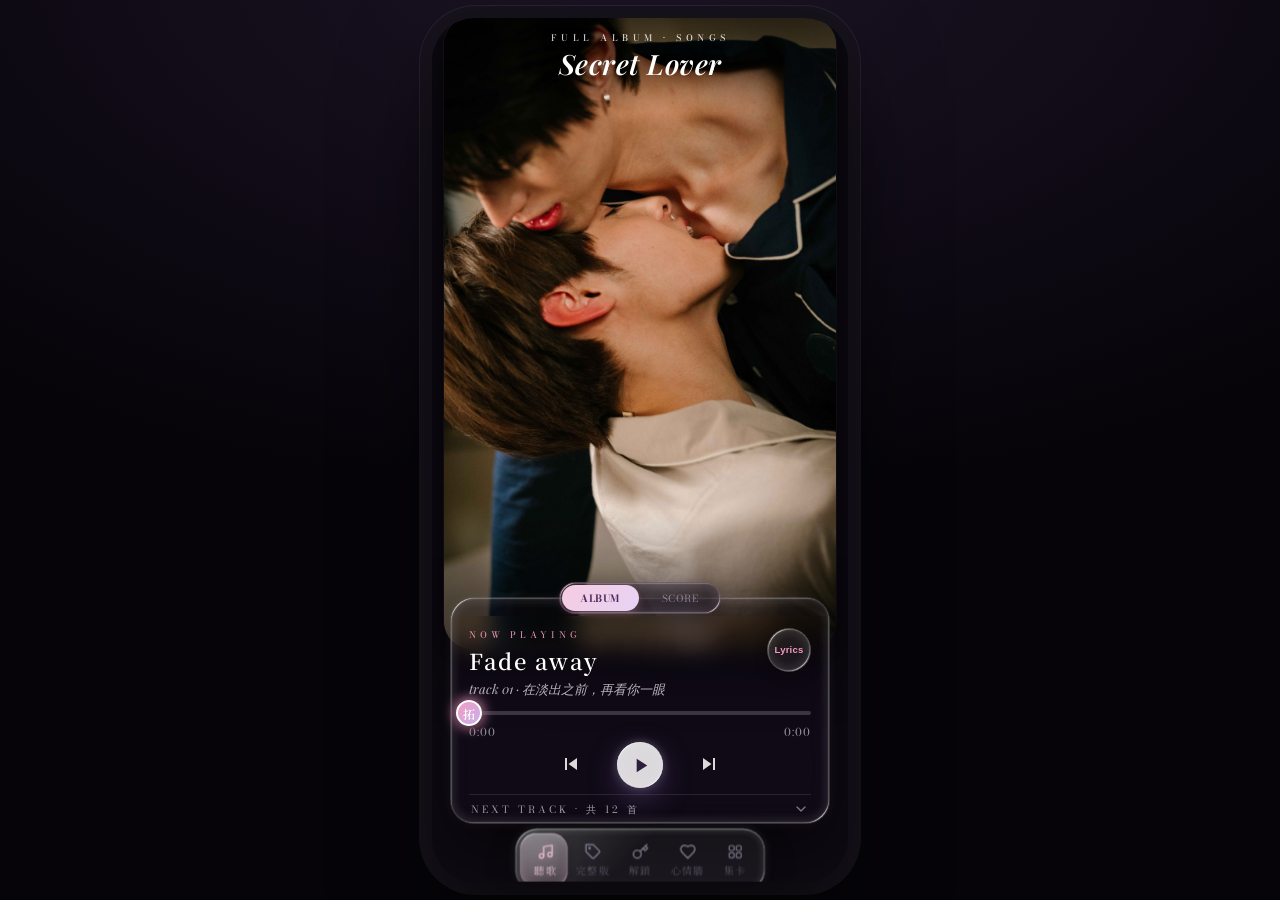
<file: 秘密關係-新版-0724.html>
<!DOCTYPE html>
<html lang="zh-Hant">
<head>
<meta charset="utf-8">
<!-- iPhone 鐵則：viewport-fit=cover 必須有，安全區才會生效 -->
<meta name="viewport" content="width=device-width, initial-scale=1, viewport-fit=cover">
<!-- PWA / iPhone 加入主畫面 -->
<meta name="apple-mobile-web-app-capable" content="yes">
<meta name="mobile-web-app-capable" content="yes">
<!-- theme-color 由 app.js 依 ALBUM_CONFIG.theme.themeColor 覆寫 -->
<meta name="theme-color" content="#0d0a12">
<meta name="app-version" content="v2-smooth">
<link rel="manifest" href="test.webmanifest">
<!-- 標題與 icon 由 app.js 從 config 填入 -->
<title>秘密關係 Secret Lover · 原聲平台</title>
<link id="apple-touch-icon" rel="apple-touch-icon" href="score-cover.jpg">

<!-- 字體（想換字體就改這行 + styles.css 的 --font-* 變數） -->
<link rel="preconnect" href="https://fonts.googleapis.com">
<link rel="preconnect" href="https://fonts.gstatic.com" crossorigin>
<link href="https://fonts.googleapis.com/css2?family=Bodoni+Moda:ital,wght@0,400..900;1,400..900&family=Playfair+Display:ital,wght@0,400..900;1,400..900&family=Noto+Serif+TC:wght@400;600;700&family=Noto+Sans+TC:wght@400;500&display=swap" rel="stylesheet">

<style>
/* =====================================================================
 * ALBUM APP TEMPLATE — styles.css
 * =====================================================================
 * 不含專輯專屬資料。所有顏色透過 CSS 變數（由 app.js 從
 * ALBUM_CONFIG.theme 注入），換專輯不需要改這個檔案。
 *
 * iPhone 鐵則（來自實測，違反任何一條 iPhone Safari 就會壞）：
 *   1. 每個 backdrop-filter 都「同時」有 -webkit-backdrop-filter
 *   2. 安全區：env(safe-area-inset-top / bottom)
 *   3. 高度：100vh 後面補 100dvh
 *   4. viewport meta 必須有 viewport-fit=cover（在 index.html）
 * ===================================================================== */

:root {
  /* 預設值 = Secret Lover 主題；app.js 會用 ALBUM_CONFIG.theme 覆寫 */
  --bg: #0d0a12;
  --bg-top: #1c1426;
  --surface: rgba(22, 16, 28, .55);
  --primary: #f29bc2;
  --secondary: #c9b0ec;
  --accent: #afc7f6;
  --text: #ffffff;
  --muted: rgba(255, 255, 255, .62);
  /* app.js 會把 primary 換算成 r,g,b 填進來，供 rgba() 使用 */
  --primary-rgb: 242, 155, 194;
  --grad: linear-gradient(135deg, var(--primary), var(--secondary) 52%, var(--accent));
  --font-display: 'Playfair Display', serif;   /* 英文斜體大標 */
  --font-label: 'Bodoni Moda', serif;          /* 小型全大寫 label / 數字 */
  --font-serif-tc: 'Noto Serif TC', serif;     /* 中文標題 */
  --font-sans-tc: 'Noto Sans TC', sans-serif;  /* 中文內文 */
}

* { margin: 0; padding: 0; box-sizing: border-box; -webkit-tap-highlight-color: transparent; }

html, body {
  height: 100vh;
  height: 100dvh; /* iPhone：dvh 蓋掉 vh */
  overflow: hidden;
  background: var(--bg);
  color: var(--text);
  font-family: var(--font-sans-tc);
  -webkit-font-smoothing: antialiased;
}

/* ---- 舞台：手機滿版；桌機置中成手機比例 --------------------------- */
#stage {
  position: relative;
  width: 100%;
  height: 100vh;
  height: 100dvh;
  margin: 0 auto;
  overflow: hidden;
  background: var(--bg);
}
@media (min-width: 520px) {
  body { display: flex; align-items: center; justify-content: center;
         background: radial-gradient(130% 100% at 50% -5%, var(--bg-top), #060409 60%); }
  #stage { width: 416px; height: min(870px, 96vh); border-radius: 44px;
           box-shadow: 0 44px 90px rgba(0,0,0,.6), 0 0 0 12px #17131d, 0 0 0 13px rgba(255,255,255,.07); }
}

/* ---- 分頁 screen ---------------------------------------------------- */
.screen { position: absolute; inset: 0; display: none; overflow-y: auto;
          -webkit-overflow-scrolling: touch; }
.screen.active { display: block; }
.screen-sub { background: radial-gradient(120% 60% at 50% 0%, var(--bg-top), var(--bg) 70%);
              padding: 62px 0 calc(96px + env(safe-area-inset-bottom)); }

/* =====================================================================
 * PLAYER
 * =================================================================== */
#screen-player { background: var(--bg); }
.player-fold { height: 100%; min-height: 520px; display: flex; flex-direction: column; }

/* 封面：圓角長方形 + 上方留白（DESIGN LOCK：不要改成貼頂滿版） */
.cover-card {
  position: relative; flex: 1; min-height: 240px; overflow: hidden;
  margin: calc(16px + env(safe-area-inset-top)) 12px 0;
  border-radius: 28px;
  box-shadow: 0 22px 50px rgba(0,0,0,.58), 0 5px 16px rgba(0,0,0,.42), 0 0 0 1px rgba(255,255,255,.06);
}
.cover-card img, .cover-card video {
  position: absolute; inset: 0; width: 100%; height: 100%;
  object-fit: cover; object-position: center 42%;
  transform-origin: center 45%;
  animation: breathe 7s ease-in-out infinite;
  animation-play-state: paused; /* 播放時 app.js 切成 running（呼吸動畫） */
}
.cover-card.playing img, .cover-card.playing video { animation-play-state: running; }
/* 有設定 coverVideo 時，影片顯示、圖片當作影片載入前的 poster 用途隱藏 */
.cover-card video { display: none; }
.cover-card.has-video video { display: block; }
.cover-card.has-video img { display: none; }
.cover-shade {
  position: absolute; inset: 0;
  background: linear-gradient(180deg, rgba(0,0,0,.6) 0%, rgba(0,0,0,.33) 7%,
              transparent 15%, transparent 78%, rgba(0,0,0,.3) 91%, rgba(0,0,0,.51) 100%);
}
.cover-titles { position: absolute; top: 0; left: 0; right: 0; padding: 14px 24px 0;
                text-align: center; z-index: 2; }
.cover-eyebrow { font-family: var(--font-label); font-weight: 500; font-size: 9px;
                 letter-spacing: 4.5px; color: rgba(255,255,255,.85);
                 text-transform: uppercase; text-shadow: 0 1px 8px rgba(0,0,0,.5); }
.cover-title-en { font-family: var(--font-display); font-style: italic; font-weight: 600;
                  font-size: 28px; letter-spacing: .5px; line-height: 1; margin-top: 5px;
                  text-shadow: 0 3px 20px rgba(0,0,0,.6); }

/* Now Playing：毛玻璃卡片，往上疊在封面（DESIGN LOCK） */
.np-card {
  position: relative; z-index: 3;
  margin: -52px 18px calc(86px + env(safe-area-inset-bottom));
  padding: 12px 18px 4px;
  background: var(--surface);
  backdrop-filter: blur(22px);
  -webkit-backdrop-filter: blur(22px); /* iPhone 必要 */
  border: 1px solid rgba(255,255,255,.14);
  border-radius: 24px;
  box-shadow: 0 24px 60px rgba(0,0,0,.5);
}
.np-head { display: flex; justify-content: space-between; align-items: flex-start; }
.np-label { font-family: var(--font-label); font-size: 9px; letter-spacing: 4px;
            color: var(--primary); text-transform: uppercase; }
.np-title { font-family: var(--font-serif-tc); font-size: 22px; font-weight: 600;
            margin-top: 3px; letter-spacing: 1.5px;
            white-space: nowrap; overflow: hidden; text-overflow: ellipsis; }
.np-sub { font-family: var(--font-display); font-style: italic; font-size: 13px;
          color: rgba(255,255,255,.7); margin-top: 4px;
          white-space: nowrap; overflow: hidden; text-overflow: ellipsis; }
.np-actions { display: flex; gap: 8px; margin-left: 12px; flex: none; }
.icon-round {
  position: relative; width: 44px; height: 44px; border-radius: 50%;
  background: rgba(var(--primary-rgb), .12); border: 1px solid rgba(var(--primary-rgb), .45);
  display: flex; align-items: center; justify-content: center; cursor: pointer; color: var(--primary);
}
.icon-round:active { transform: scale(.92); }
.icon-round.liked svg { animation: bounce .5s ease; }

/* 進度條 */
.prog { position: relative; height: 4px; border-radius: 4px;
        background: rgba(255,255,255,.18); cursor: pointer; margin-top: 12px;
        touch-action: none; }
.prog-fill { position: absolute; left: 0; top: 0; height: 100%; border-radius: 4px;
             width: 0%; background: var(--grad); }
.prog-glow { position: absolute; top: 50%; left: 0%; transform: translate(-50%, -50%);
             width: 32px; height: 32px; border-radius: 50%;
             background: rgba(var(--primary-rgb), .9); filter: blur(7px); opacity: .34;
             pointer-events: none; }
.prog-glow.pulsing { animation: dotPulse 2.4s ease-in-out infinite; }
.prog-dot { position: absolute; top: 50%; left: 0%; transform: translate(-50%, -50%);
            width: 26px; height: 26px; border-radius: 50%; z-index: 1;
            background: var(--grad); border: 2px solid #fff;
            display: flex; align-items: center; justify-content: center;
            font-family: var(--font-serif-tc); font-size: 12px; font-weight: 600; color: #fff;
            box-shadow: 0 2px 10px rgba(0,0,0,.4), 0 0 12px rgba(var(--primary-rgb), .9); }
.prog-dot:empty { width: 14px; height: 14px; } /* 沒設定角色標籤時退回小圓點 */
.np-times { display: flex; justify-content: space-between; margin-top: 9px;
            font-family: var(--font-label); font-size: 11px; letter-spacing: 1px;
            color: rgba(255,255,255,.55); }

/* 控制鍵 */
.np-controls { display: flex; align-items: center; justify-content: center;
               gap: 28px; margin-top: 2px; }
.btn-ghost { background: none; border: none; cursor: pointer; padding: 6px;
             color: rgba(255,255,255,.85); }
.btn-ghost:active { transform: scale(.9); }
.btn-play {
  width: 46px; height: 46px; border-radius: 50%; border: none; cursor: pointer;
  background: rgba(255,255,255,.85);
  backdrop-filter: blur(4px);
  -webkit-backdrop-filter: blur(4px);
  display: flex; align-items: center; justify-content: center;
  box-shadow: 0 10px 30px rgba(120,90,160,.45),
              inset 0 1px 10px rgba(var(--primary-rgb), .55),
              inset 0 0 0 1px rgba(255,255,255,.55);
}
.btn-play:active { transform: scale(.94); }
.btn-play svg { fill: #2c1f3a; }

/* Next Scene（打開 Bottom Sheet） */
.np-next { display: flex; align-items: center; justify-content: space-between;
           border-top: 1px solid rgba(255,255,255,.10); margin-top: 6px;
           padding: 6px 2px 2px; cursor: pointer; }
.np-next span { font-family: var(--font-label); font-size: 10px; letter-spacing: 3px;
                color: rgba(255,255,255,.6); text-transform: uppercase; }

/* 曲目列表（fold 之下） */
.tracklist-block { background: var(--bg);
                   /* 依照《播放器設計系統－完整規格》：版面結構圖裡 NP 卡下面
                      直接就是浮動 nav，曲目清單是靠 Next Scene 打開 Bottom Sheet
                      看，不是在主畫面用負 margin 「偷跑」出來。這裡不做任何負值
                      上拉，避免跟 nav 佔用的區域打架。 */
                   margin-top: 0;
                   padding: 18px 16px calc(120px + env(safe-area-inset-bottom)); }
.tracklist-caption { font-family: var(--font-label); font-size: 10px; letter-spacing: 3px;
                     color: rgba(255,255,255,.5); text-transform: uppercase; padding: 0 12px 8px; }
.track-row { display: flex; align-items: center; gap: 13px; padding: 10px 12px;
             border-radius: 14px; cursor: pointer; }
.track-row:active { background: rgba(255,255,255,.05); }
.track-row.current { background: rgba(var(--primary-rgb), .10); }
.track-row.revealing { animation: reveal .5s ease both; }
.track-num { font-family: var(--font-label); font-size: 13px; width: 24px;
             text-align: center; color: #9a93a8; flex: none; }
.track-name { flex: 1; min-width: 0; font-family: var(--font-serif-tc); font-size: 16px;
              color: rgba(255,255,255,.82);
              white-space: nowrap; overflow: hidden; text-overflow: ellipsis; }
.track-row.current .track-num { color: var(--primary); }
.track-row.current .track-name { color: #fff; }
.track-row.locked .track-num { color: #5f5870; }
.track-row.locked .track-name { color: #7a7388; font-style: italic; letter-spacing: 1px; }
.track-dl { display: flex; align-items: center; justify-content: center;
            width: 34px; height: 34px; flex: none; border: none; border-radius: 10px;
            background: rgba(var(--primary-rgb), .12); cursor: pointer; color: var(--primary); }

/* =====================================================================
 * BOTTOM SHEET（曲目表：可滑動、iOS 拖曳把手關閉）
 * =================================================================== */
#sheet-backdrop { position: absolute; inset: 0; z-index: 60;
                  background: rgba(8,6,12,.55); animation: fadeIn .25s ease; }
#sheet {
  position: absolute; left: 0; right: 0; bottom: 0; z-index: 61; height: 84%;
  background: linear-gradient(180deg, var(--bg-top), var(--bg));
  border-radius: 26px 26px 0 0;
  border-top: 1px solid rgba(255,255,255,.12);
  display: flex; flex-direction: column;
  animation: slideUp .32s cubic-bezier(.22,.9,.3,1);
  touch-action: none; /* 拖曳關閉時避免頁面捲動打架 */
  will-change: transform;
}
#sheet.dragging { animation: none; transition: none; }
#sheet.snapping { transition: transform .28s cubic-bezier(.22,.9,.3,1); }
.sheet-grabber { width: 44px; height: 5px; border-radius: 3px;
                 background: rgba(255,255,255,.28); margin: 10px auto 0; flex: none; }
.sheet-head { padding: 8px 24px; display: flex; align-items: center;
              justify-content: space-between; flex: none; }
.sheet-eyebrow { font-family: var(--font-label); font-size: 10px; letter-spacing: 4px;
                 color: var(--primary); text-transform: uppercase; }
.sheet-title { font-family: var(--font-serif-tc); font-size: 15px; margin-top: 4px;
               letter-spacing: 2px; }
.sheet-close { width: 34px; height: 34px; border-radius: 50%;
               background: rgba(255,255,255,.08); border: none; color: #fff;
               cursor: pointer; display: flex; align-items: center; justify-content: center; }
.sheet-list { flex: 1; overflow-y: auto; -webkit-overflow-scrolling: touch;
              padding: 6px 14px calc(30px + env(safe-area-inset-bottom));
              touch-action: pan-y; }
.sheet-list .track-row { padding: 13px 14px; }

/* =====================================================================
 * LYRICS OVERLAY
 * =================================================================== */
#lyrics-overlay { position: absolute; inset: 0; z-index: 65;
                  background: rgba(10,7,14,.92);
                  backdrop-filter: blur(18px);
                  -webkit-backdrop-filter: blur(18px);
                  display: flex; flex-direction: column; animation: fadeIn .25s ease; }
.lyrics-head { flex: none; padding: calc(20px + env(safe-area-inset-top)) 24px 10px;
               display: flex; align-items: flex-start; justify-content: space-between; }
.lyrics-body { flex: 1; overflow-y: auto; -webkit-overflow-scrolling: touch;
               padding: 8px 30px calc(60px + env(safe-area-inset-bottom));
               font-family: var(--font-serif-tc); font-size: 16px; line-height: 2.2;
               color: rgba(255,255,255,.86); white-space: pre-wrap; text-align: center;
               letter-spacing: 1px; }
.lyrics-empty { color: var(--muted); font-size: 13px; padding-top: 60px; text-align: center; }

/* =====================================================================
 * PURCHASE（付費解鎖頁）
 * =================================================================== */
.page-titles { text-align: center; padding: 0 28px; }
.page-title-en { font-family: var(--font-display); font-style: italic; font-size: 27px; }
.page-title-tc { font-family: var(--font-serif-tc); font-size: 16px;
                 color: rgba(255,255,255,.85); letter-spacing: 2px; margin-top: 8px; }
.page-note { font-size: 12.5px; color: rgba(255,255,255,.5); margin-top: 12px; line-height: 1.75; }

.plans { padding: 28px 22px 0; display: flex; flex-direction: column; gap: 18px; }
.plan { position: relative; border-radius: 22px; padding: 24px 22px; cursor: pointer;
        background: rgba(255,255,255,.04); border: 1.5px solid rgba(255,255,255,.12); }
.plan.deluxe { background: rgba(var(--primary-rgb), .07);
               border-color: rgba(var(--primary-rgb), .45); }
.plan.selected { border-color: var(--primary); }
.plan-badge { position: absolute; top: -11px; right: 18px; background: var(--grad);
              color: #fff; font-family: var(--font-label); font-size: 10px;
              padding: 5px 12px; border-radius: 20px; letter-spacing: 2px; }
.plan-name { font-family: var(--font-serif-tc); font-size: 15px; letter-spacing: 1px; }
.plan-price { font-family: var(--font-label); font-size: 30px; font-weight: 700; margin-top: 4px; }
.plan-features { margin-top: 16px; display: flex; flex-direction: column; gap: 10px; }
.plan-feature { display: flex; gap: 9px; font-size: 12.5px; color: rgba(255,255,255,.7);
                align-items: center; }
.plan-feature svg { flex: none; stroke: var(--primary); }

.cta-block { padding: 18px 24px 0; }
.btn-primary { display: block; width: 100%; text-align: center; padding: 15px;
               border-radius: 16px; background: var(--grad); color: #fff; border: none;
               font-family: var(--font-serif-tc); font-size: 14px; letter-spacing: 2px;
               cursor: pointer; font-weight: 600; }
.btn-primary:active { transform: scale(.98); }
.btn-outline { display: block; width: 100%; text-align: center; padding: 14px;
               margin-top: 11px; border-radius: 16px; background: none; color: var(--primary);
               border: 1.5px solid rgba(var(--primary-rgb), .5);
               font-family: var(--font-serif-tc); font-size: 13px; letter-spacing: 2px;
               cursor: pointer; }

/* =====================================================================
 * UNLOCK（兌換頁）
 * =================================================================== */
.unlock-lock-badge { width: 62px; height: 62px; border-radius: 50%;
                     background: rgba(var(--primary-rgb), .14);
                     border: 1px solid rgba(var(--primary-rgb), .4);
                     display: flex; align-items: center; justify-content: center;
                     margin: 0 auto 16px; color: var(--primary); }
.form-block { padding: 22px 28px 0; }
.form-label { font-family: var(--font-label); font-size: 11px; font-weight: 600;
              color: rgba(255,255,255,.5); letter-spacing: 3px; }
.form-input { width: 100%; margin: 9px 0 18px; padding: 15px; border-radius: 16px;
              border: 1.5px solid rgba(255,255,255,.14); background: rgba(255,255,255,.05);
              font-size: 14px; color: #fff; outline: none; font-family: var(--font-serif-tc); }
.form-input:focus { border-color: rgba(var(--primary-rgb), .6); }
.form-hint { text-align: center; font-size: 12px; color: rgba(255,255,255,.5); margin-top: 22px;
             cursor: pointer; }
.form-hint b { color: var(--primary); font-weight: 500; }

.unlocked-card { border-radius: 22px; background: rgba(var(--primary-rgb), .08);
                 border: 1px solid rgba(var(--primary-rgb), .3);
                 padding: 28px 22px; text-align: center; margin: 26px 24px 0; }
.unlocked-check { width: 58px; height: 58px; border-radius: 50%; background: var(--grad);
                  display: flex; align-items: center; justify-content: center; margin: 0 auto 16px; }
.unlocked-eyebrow { font-family: var(--font-label); font-size: 11px; color: var(--primary);
                    letter-spacing: 3px; }
.unlocked-title { font-family: var(--font-serif-tc); font-size: 17px; margin-top: 8px;
                  letter-spacing: 1px; }
.unlocked-actions { display: flex; gap: 10px; margin-top: 20px; justify-content: center;
                    flex-wrap: wrap; }
.btn-chip { display: flex; align-items: center; gap: 7px; padding: 13px 22px;
            border-radius: 14px; background: rgba(255,255,255,.08); color: #fff;
            border: 1px solid rgba(255,255,255,.16); font-family: var(--font-serif-tc);
            font-size: 13px; letter-spacing: 1.5px; cursor: pointer; text-decoration: none; }
.btn-chip.grad { background: var(--grad); border: none; }
.unlocked-note { font-size: 11px; color: rgba(255,255,255,.38); margin-top: 13px;
                 letter-spacing: .5px; }
.unlocked-reset { font-size: 11px; color: rgba(255,255,255,.28); margin-top: 16px;
                  letter-spacing: .5px; cursor: pointer; text-decoration: underline;
                  text-underline-offset: 3px; }

/* =====================================================================
 * MOOD WALL（粉絲心情牆）
 * =================================================================== */
.mood-count { text-align: center; font-size: 12px; color: rgba(255,255,255,.5);
              letter-spacing: .5px; padding: 18px 28px 4px; }
.mood-count b { color: var(--primary); font-weight: 600; font-family: var(--font-label); }
.mood-form { margin: 10px 20px 0; padding: 18px 17px; border-radius: 22px;
             background: rgba(255,255,255,.05);
             backdrop-filter: blur(10px);
             -webkit-backdrop-filter: blur(10px);
             border: 1px solid rgba(var(--primary-rgb), .22);
             box-shadow: 0 12px 30px rgba(0,0,0,.3); }
.mood-form .form-input { margin: 0; padding: 12px 14px; border-radius: 14px; font-size: 13.5px; }
.mood-tags { display: flex; flex-wrap: wrap; gap: 8px; margin: 14px 0 4px; }
.mood-tag { padding: 7px 14px; border-radius: 20px; font-size: 12px;
            font-family: var(--font-serif-tc); cursor: pointer;
            background: rgba(255,255,255,.05); color: rgba(255,255,255,.6);
            border: 1px solid rgba(255,255,255,.16); }
.mood-tag.selected { background: var(--grad); color: #fff; border-color: transparent;
                     box-shadow: 0 5px 14px rgba(var(--primary-rgb), .3); }
.mood-textarea { width: 100%; min-height: 74px; resize: none; margin-top: 12px;
                 padding: 13px 15px; border-radius: 14px;
                 border: 1.5px solid rgba(255,255,255,.14); background: rgba(255,255,255,.05);
                 font-size: 13.5px; line-height: 1.6; color: #fff; outline: none;
                 font-family: var(--font-serif-tc); }
.mood-chars { text-align: right; font-family: var(--font-label); font-size: 11px;
              color: rgba(255,255,255,.4); margin-top: 6px; }
.mood-err { color: var(--primary); font-size: 11.5px; text-align: center; margin-top: 4px; }
.mood-submit { margin-top: 10px; border-radius: 22px; }
.mood-notes { padding: 20px 20px 0; }
.mood-note { background: rgba(255,255,255,.04);
             backdrop-filter: blur(8px);
             -webkit-backdrop-filter: blur(8px);
             border: 1px solid rgba(255,255,255,.08); border-radius: 18px;
             padding: 15px 17px; margin-bottom: 12px; }
.mood-note.new { animation: reveal .5s ease both; }
.mood-note-head { display: flex; align-items: center; gap: 9px; margin-bottom: 9px; }
.mood-note-name { font-family: var(--font-serif-tc); font-size: 13px; font-weight: 600;
                  color: #e6def0; }
.mood-note-tag { font-size: 10.5px; color: var(--primary);
                 background: rgba(var(--primary-rgb), .14); padding: 3px 10px;
                 border-radius: 14px; letter-spacing: .5px; white-space: nowrap; }
.mood-note-text { font-family: var(--font-serif-tc); font-size: 13.5px; line-height: 1.7;
                  color: rgba(255,255,255,.85); }
.mood-note-time { font-family: var(--font-label); font-size: 10.5px;
                  color: rgba(255,255,255,.35); margin-top: 9px; letter-spacing: .5px; }

/* =====================================================================
 * GALLERY（寫真牆：橫向滑動相簿，scroll-snap 一次一張）
 * =================================================================== */
.gallery-scroll {
  display: flex; gap: 14px; margin-top: 22px; padding: 4px 28px 8px;
  overflow-x: auto; scroll-snap-type: x mandatory; -webkit-overflow-scrolling: touch;
  scrollbar-width: none;
}
.gallery-scroll::-webkit-scrollbar { display: none; }
.gallery-slide {
  position: relative; flex: 0 0 78%; scroll-snap-align: center;
  aspect-ratio: 3 / 4.4; border-radius: 24px; overflow: hidden;
  box-shadow: 0 18px 40px rgba(0,0,0,.5), 0 4px 14px rgba(0,0,0,.35),
              0 0 0 1px rgba(255,255,255,.06);
}
.gallery-slide img {
  position: absolute; inset: 0; width: 100%; height: 100%;
  object-fit: cover; object-position: center 30%;
}
.gallery-slide .gallery-shade {
  position: absolute; inset: 0;
  background: linear-gradient(180deg, transparent 60%, rgba(0,0,0,.55) 100%);
}
.gallery-slide .gallery-caption {
  position: absolute; left: 16px; right: 16px; bottom: 14px;
  font-family: var(--font-serif-tc); font-size: 12.5px; letter-spacing: .5px;
  color: rgba(255,255,255,.9);
}
.gallery-dots { display: flex; justify-content: center; gap: 7px; margin-top: 16px; }
.gallery-dot { width: 6px; height: 6px; border-radius: 50%;
               background: rgba(255,255,255,.25); transition: background .25s ease, transform .25s ease; }
.gallery-dot.active { background: var(--primary); transform: scale(1.3); }

/* =====================================================================
 * FLOATING ISLAND BOTTOM NAV（DESIGN LOCK：浮動島狀 pill）
 * =================================================================== */
#nav-wrap { position: absolute; left: 0; right: 0;
            bottom: calc(12px + env(safe-area-inset-bottom)); /* 避開 home indicator */
            z-index: 70; display: flex; justify-content: center; pointer-events: none; }
#nav { position: relative; display: flex; padding: 6px; border-radius: 30px;
       background: rgba(18,18,22,.16);
       backdrop-filter: blur(44px) saturate(1.7);
       -webkit-backdrop-filter: blur(44px) saturate(1.7); /* iPhone 必要 */
       border: 1px solid rgba(255,255,255,.1);
       box-shadow: 0 16px 42px rgba(0,0,0,.44), 0 2px 8px rgba(0,0,0,.26),
                   inset 0 1px 0 rgba(255,255,255,.32), inset 0 -8px 16px rgba(255,255,255,.05);
       pointer-events: auto; }
#nav::before { content: ""; position: absolute; inset: 0; border-radius: 30px;
               background: linear-gradient(135deg, rgba(255,255,255,.16), transparent 42%);
               pointer-events: none; }
#nav-ind { position: absolute; top: 6px; left: 6px; width: 64px;
           height: calc(100% - 12px); border-radius: 21px;
           transform: translateX(0);
           transition: transform .46s cubic-bezier(.34,1.32,.42,1);
           background: linear-gradient(180deg, rgba(255,255,255,.26), rgba(var(--primary-rgb), .12));
           box-shadow: inset 0 1px 0 rgba(255,255,255,.45),
                       inset 0 0 12px rgba(var(--primary-rgb), .18),
                       inset 0 -6px 12px rgba(255,255,255,.06), 0 4px 12px rgba(0,0,0,.16);
           backdrop-filter: blur(6px);
           -webkit-backdrop-filter: blur(6px);
           pointer-events: none; }
.navbtn { position: relative; z-index: 1; width: 64px; padding: 7px 0 6px;
          border: none; background: none; cursor: pointer;
          display: flex; flex-direction: column; align-items: center; gap: 3px;
          font-family: var(--font-serif-tc); font-size: 9px; letter-spacing: 1.2px;
          color: #8f8a9c; transition: color .3s ease, transform .18s ease; }
.navbtn:active { transform: scale(.92); }
.navbtn .navico { display: flex; transition: filter .35s ease; }
.navbtn .navlbl { opacity: .62; transition: opacity .3s ease; }
.navbtn.active { color: #fbd6e6; }
.navbtn.active .navico { filter: drop-shadow(0 0 7px rgba(var(--primary-rgb), .6)); }
.navbtn.active .navlbl { opacity: 1; }
.navbtn.pop .navico { animation: tabPop .26s cubic-bezier(.34,1.3,.4,1); }

/* =====================================================================
 * TOAST / 動畫特效
 * =================================================================== */
#toast { position: absolute; left: 50%; bottom: calc(96px + env(safe-area-inset-bottom));
         z-index: 100; transform: translateX(-50%);
         background: rgba(20,15,26,.96); border: 1px solid rgba(var(--primary-rgb), .4);
         color: #fff; padding: 10px 20px; border-radius: 22px; font-size: 12.5px;
         font-family: var(--font-serif-tc); white-space: nowrap; max-width: 84%;
         overflow: hidden; text-overflow: ellipsis; text-align: center;
         box-shadow: 0 8px 24px rgba(0,0,0,.5);
         opacity: 0; pointer-events: none; transition: opacity .25s ease; }
#toast.show { opacity: 1; }

#fx-layer { position: absolute; inset: 0; z-index: 80; pointer-events: none; overflow: hidden; }
.fx-heart { position: absolute; }
.fx-glow { position: absolute; width: 150px; height: 150px; border-radius: 50%;
           background: radial-gradient(circle, rgba(var(--primary-rgb), .55),
                       rgba(var(--primary-rgb), .22) 55%, transparent 72%);
           transform: translate(-50%, -50%); animation: glowFade 1.1s ease-out both; }
.fx-ring { position: absolute; width: 64px; height: 64px; border-radius: 50%;
           border: 1.5px solid rgba(var(--primary-rgb), .8);
           transform: translate(-50%, -50%);
           animation: ringPulse .9s cubic-bezier(.2,.7,.3,1) both; }
.fx-bloom { position: absolute; transform: translate(-50%, -50%);
            filter: drop-shadow(0 4px 14px rgba(var(--primary-rgb), .6));
            animation: bloomHeart 1s cubic-bezier(.3,1.3,.5,1) both; }
#unlock-fx { position: absolute; inset: 0; z-index: 90; pointer-events: none;
             background: radial-gradient(60% 50% at 50% 45%,
                         rgba(var(--primary-rgb), .55), rgba(var(--primary-rgb), .3) 45%,
                         transparent 72%);
             animation: burstGlow 1.8s ease-out forwards; }
#unlock-fx .fx-ring2 { position: absolute; left: 50%; top: 42%;
                       transform: translate(-50%, -50%); width: 120px; height: 120px;
                       border-radius: 50%; border: 2px solid rgba(var(--primary-rgb), .7);
                       animation: ring 1.4s ease-out forwards; }
.fx-float { position: absolute; bottom: 35%; animation: floatUp 1.2s ease-out both; }

.hidden { display: none !important; }

/* ---- keyframes ------------------------------------------------------ */
@keyframes breathe   { 0%,100% { transform: scale(1); } 50% { transform: scale(1.05); } }
@keyframes reveal    { 0% { opacity: 0; transform: translateY(12px); } 100% { opacity: 1; transform: none; } }
@keyframes fadeIn    { from { opacity: 0; } to { opacity: 1; } }
@keyframes slideUp   { from { transform: translateY(100%); } to { transform: none; } }
@keyframes bounce    { 0% { transform: scale(1); } 30% { transform: scale(1.2); } 55% { transform: scale(.95); } 100% { transform: scale(1); } }
@keyframes tabPop    { 0% { transform: scale(1); } 32% { transform: scale(.9); } 66% { transform: scale(1.07); } 100% { transform: scale(1); } }
@keyframes dotPulse  { 0%,100% { opacity: .3; transform: translate(-50%,-50%) scale(.8); } 50% { opacity: .78; transform: translate(-50%,-50%) scale(1.25); } }
@keyframes ring      { 0% { transform: translate(-50%,-50%) scale(.6); opacity: .7; } 100% { transform: translate(-50%,-50%) scale(2.4); opacity: 0; } }
@keyframes ringPulse { 0% { opacity: .7; transform: translate(-50%,-50%) scale(.35); } 100% { opacity: 0; transform: translate(-50%,-50%) scale(2.8); } }
@keyframes glowFade  { 0% { opacity: 0; transform: translate(-50%,-50%) scale(.5); } 28% { opacity: 1; transform: translate(-50%,-50%) scale(1); } 100% { opacity: 0; transform: translate(-50%,-50%) scale(1.6); } }
@keyframes bloomHeart{ 0% { opacity: 0; transform: translate(-50%,-50%) scale(.25); } 32% { opacity: 1; transform: translate(-50%,-50%) scale(1.18); } 48% { transform: translate(-50%,-50%) scale(1); } 100% { opacity: 0; transform: translate(-50%,-50%) scale(.9) translateY(-30px); } }
@keyframes burstGlow { 0% { opacity: 0; } 25% { opacity: 1; } 100% { opacity: 0; } }
@keyframes floatUp   { 0% { opacity: 0; transform: translateY(0) scale(.5); } 12% { opacity: 1; } 100% { opacity: 0; transform: translateY(-220px) scale(1.15); } }
@keyframes floatHeart{ 0% { opacity: 0; transform: translate(-50%,-50%) scale(.2) rotate(0); }
                       18% { opacity: .95; transform: translate(-50%,-50%) scale(var(--s)) rotate(0); }
                       100% { opacity: 0; transform: translate(calc(-50% + var(--dx)), calc(-50% - var(--rise))) scale(var(--s)) rotate(var(--r2)); } }
@keyframes heartbeat { 0%,100% { transform: scale(1); } 30% { transform: scale(1.22); } 55% { transform: scale(1); } }

</style>
</head>
<body>
<div id="viewfade" style="position:fixed;inset:0;background:#0d0a12;z-index:99999;opacity:0;pointer-events:none;transition:opacity .2s ease"></div>
<script>(function(){try{if(sessionStorage.getItem('slv-switch')==='1'){var f=document.getElementById('viewfade');f.style.transition='none';f.style.opacity='1';}}catch(e){}})();</script>
<div id="stage">

  <!-- ================= PLAYER（聽歌）================= -->
  <section id="screen-player" class="screen active">
    <div class="player-fold">

      <!-- 封面（換圖：album-config.js → coverImage） -->
      <div class="cover-card" id="cover-card">
        <img id="cover-img" src="" alt="">
        <video id="cover-video" autoplay muted loop playsinline webkit-playsinline></video>
        <div class="cover-shade"></div>
        <div class="cover-titles">
          <div class="cover-eyebrow" id="cover-eyebrow"></div>
          <div class="cover-title-en" id="cover-title-en"></div>
        </div>
      </div>

      <!-- Now Playing 毛玻璃卡片 -->
      <div class="np-card">
        <div class="np-head">
          <div style="flex:1;min-width:0">
            <div class="np-label" id="np-label"></div>
            <div class="np-title" id="np-title">—</div>
            <div class="np-sub" id="np-sub"></div>
          </div>
          <div class="np-actions">
            <!-- 歌詞按鈕（這首歌沒歌詞時 app.js 會自動隱藏） -->
            <button class="icon-round" id="btn-lyrics" title="歌詞">
              <svg width="20" height="20" viewBox="0 0 24 24" fill="none" stroke="currentColor" stroke-width="2" stroke-linecap="round" stroke-linejoin="round"><path d="M12 20h9"/><path d="M4 20h2"/><path d="M4 4h16"/><path d="M4 12h10"/></svg>
            </button>
            <!-- 心動收藏 -->
            <button class="icon-round" id="btn-heart" title="收藏這一刻">
              <svg width="22" height="22" viewBox="0 0 24 24" fill="none" stroke="currentColor" stroke-width="2" stroke-linejoin="round"><path d="M12 21s-7.5-4.6-10-9.3C.3 8.3 1.9 4.8 5.2 4.8c2 0 3.3 1.2 3.9 2.2.6-1 1.9-2.2 3.9-2.2 3.3 0 4.9 3.5 3.2 6.9C19.5 16.4 12 21 12 21z"/></svg>
            </button>
          </div>
        </div>

        <!-- 進度條（可點、可拖曳） -->
        <div class="prog" id="prog">
          <div class="prog-fill" id="prog-fill"></div>
          <div class="prog-glow" id="prog-glow"></div>
          <div class="prog-dot" id="prog-dot"></div>
        </div>
        <div class="np-times"><span id="t-cur">0:00</span><span id="t-dur">0:00</span></div>

        <!-- 控制鍵 -->
        <div class="np-controls">
          <button class="btn-ghost" id="btn-prev" title="上一首">
            <svg width="24" height="24" viewBox="0 0 24 24" fill="currentColor"><path d="M6 6h2v12H6zm3.5 6 8.5 6V6z"/></svg>
          </button>
          <button class="btn-play" id="btn-play" title="播放 / 暫停">
            <svg width="23" height="23" viewBox="0 0 24 24"><path id="play-icon-path" d="M8 5v14l11-7z"/></svg>
          </button>
          <button class="btn-ghost" id="btn-next" title="下一首">
            <svg width="24" height="24" viewBox="0 0 24 24" fill="currentColor"><path d="M6 18l8.5-6L6 6v12zM16 6v12h2V6h-2z"/></svg>
          </button>
        </div>

        <!-- Next Scene → 打開 Bottom Sheet 曲目表 -->
        <div class="np-next" id="btn-open-sheet">
          <span id="next-scene-label"></span>
          <svg width="16" height="16" viewBox="0 0 24 24" fill="none" stroke="rgba(255,255,255,.45)" stroke-width="2" stroke-linecap="round" stroke-linejoin="round"><polyline points="6 9 12 15 18 9"/></svg>
        </div>
      </div>
    </div>

    <!-- 完整曲目列表（fold 之下，與 OST 相同） -->
    <div class="tracklist-block">
      <div class="tracklist-caption" id="tracklist-caption"></div>
      <div id="tracklist"></div>
    </div>
  </section>

  <!-- ================= PURCHASE（付費解鎖）================= -->
  <section id="screen-purchase" class="screen screen-sub">
    <div class="page-titles">
      <div class="page-title-en" id="purchase-title-en"></div>
      <div class="page-title-tc" id="purchase-title-tc"></div>
      <div class="page-note" id="purchase-note"></div>
    </div>
    <!-- 方案卡（app.js 依 config.payment 產生） -->
    <div class="plans" id="plans"></div>
    <div class="cta-block">
      <button class="btn-primary" id="btn-checkout"></button>
      <button class="btn-outline" id="btn-goto-unlock">已經購買？輸入兌換碼</button>
    </div>
  </section>

  <!-- ================= UNLOCK（秘密 · 兌換）================= -->
  <section id="screen-unlock" class="screen screen-sub">
    <div class="page-titles">
      <div class="page-title-en" id="unlock-title-en"></div>
      <div class="page-title-tc" id="unlock-subtitle" style="font-size:14px;color:rgba(255,255,255,.6);letter-spacing:3px"></div>
    </div>

    <!-- 未解鎖：email + code 表單 -->
    <div id="unlock-form-view">
      <div style="text-align:center;padding:26px 28px 0">
        <div class="unlock-lock-badge">
          <svg width="26" height="26" viewBox="0 0 24 24" fill="none" stroke="currentColor" stroke-width="2" stroke-linecap="round" stroke-linejoin="round"><rect x="3" y="11" width="18" height="11" rx="2"/><path d="M7 11V7a5 5 0 0 1 9.9-1"/></svg>
        </div>
        <div class="page-note" style="margin-top:0;padding:0 10px">購買後兌換碼會寄到信箱，請用「購買時的 email」解鎖完整專輯</div>
      </div>
      <div class="form-block">
        <label class="form-label" for="in-email">EMAIL</label>
        <input class="form-input" id="in-email" type="email" placeholder="you@example.com" autocomplete="email">
        <label class="form-label" for="in-code">兌換碼 · CODE</label>
        <input class="form-input" id="in-code" type="text" placeholder="" autocomplete="off" style="margin-bottom:22px">
        <button class="btn-primary" id="btn-redeem">解鎖</button>
        <div class="form-hint" id="btn-goto-purchase">還沒購買？<b>看方案 →</b></div>
      </div>
    </div>

    <!-- 已解鎖 -->
    <div id="unlock-done-view" class="hidden">
      <div class="unlocked-card">
        <div class="unlocked-check">
          <svg width="26" height="26" viewBox="0 0 24 24" fill="none" stroke="#fff" stroke-width="2.4" stroke-linecap="round" stroke-linejoin="round"><polyline points="20 6 9 17 4 12"/></svg>
        </div>
        <div class="unlocked-eyebrow">FULL ALBUM UNLOCKED</div>
        <div class="unlocked-title" id="unlocked-title"></div>
        <div class="page-note" id="unlocked-desc" style="margin-top:8px"></div>
        <div class="unlocked-actions">
          <button class="btn-chip" id="btn-goto-player">前往聽歌 →</button>
          <a class="btn-chip grad hidden" id="btn-wav" target="_blank" rel="noopener">
            <svg width="15" height="15" viewBox="0 0 24 24" fill="none" stroke="#fff" stroke-width="2.2" stroke-linecap="round" stroke-linejoin="round"><path d="M21 15v4a2 2 0 0 1-2 2H5a2 2 0 0 1-2-2v-4"/><polyline points="7 10 12 15 17 10"/><line x1="12" y1="15" x2="12" y2="3"/></svg>
            下載 WAV 無損 ↗
          </a>
        </div>
        <div class="unlocked-note" id="unlocked-plan-note"></div>
        <div class="unlocked-reset" id="btn-reset-unlock">重設解鎖（測試用）</div>
      </div>
    </div>
  </section>

  <!-- ================= MOOD WALL（心情牆）================= -->
  <section id="screen-mood" class="screen screen-sub">
    <div class="page-titles">
      <div style="font-family:var(--font-label);font-weight:700;font-size:23px;letter-spacing:3px" id="mood-heading"></div>
      <div class="page-title-tc" id="mood-subheading" style="font-size:13px;color:rgba(255,255,255,.65);margin-top:12px;letter-spacing:1px;line-height:1.7"></div>
      <div style="font-family:var(--font-label);font-size:10px;letter-spacing:3px;color:var(--primary);margin-top:7px;text-transform:uppercase" id="mood-eyebrow"></div>
    </div>
    <div class="mood-count">今晚有 <b id="mood-count">0</b> 個人，把秘密留在這裡。</div>
    <div class="mood-form">
      <input class="form-input" id="mood-name" type="text" placeholder="你的暱稱" maxlength="16" autocomplete="off">
      <div class="mood-tags" id="mood-tags"></div>
      <textarea class="mood-textarea" id="mood-text" maxlength="80" placeholder="現在聽這首歌，你想留下什麼心情？"></textarea>
      <div class="mood-chars"><span id="mood-chars">0</span> / 80</div>
      <div class="mood-err hidden" id="mood-err">先寫下一點心情吧。</div>
      <button class="btn-primary mood-submit" id="btn-mood-submit">留下心情</button>
    </div>
    <div class="mood-notes" id="mood-notes"></div>
  </section>

  <!-- ================= GALLERY（寫真牆，滑動相簿）================= -->
  <section id="screen-gallery" class="screen screen-sub">
    <div class="page-titles">
      <div style="font-family:var(--font-label);font-weight:700;font-size:23px;letter-spacing:3px" id="gallery-heading">GALLERY</div>
      <div class="page-title-tc" id="gallery-subheading" style="font-size:13px;color:rgba(255,255,255,.65);margin-top:12px;letter-spacing:1px;line-height:1.7"></div>
    </div>
    <div class="gallery-scroll" id="gallery-scroll"></div>
    <div class="gallery-dots" id="gallery-dots"></div>
  </section>

  <!-- ================= BOTTOM SHEET（曲目表，可拖曳關閉）================= -->
  <div id="sheet-backdrop" class="hidden"></div>
  <div id="sheet" class="hidden">
    <div class="sheet-grabber" id="sheet-grabber"></div>
    <div class="sheet-head">
      <div>
        <div class="sheet-eyebrow">Track List</div>
        <div class="sheet-title" id="sheet-title"></div>
      </div>
      <button class="sheet-close" id="btn-close-sheet">
        <svg width="18" height="18" viewBox="0 0 24 24" fill="none" stroke="currentColor" stroke-width="2" stroke-linecap="round"><line x1="6" y1="6" x2="18" y2="18"/><line x1="18" y1="6" x2="6" y2="18"/></svg>
      </button>
    </div>
    <div class="sheet-list" id="sheet-list"></div>
  </div>

  <!-- ================= LYRICS OVERLAY ================= -->
  <div id="lyrics-overlay" class="hidden">
    <div class="lyrics-head">
      <div>
        <div class="sheet-eyebrow" id="lyrics-eyebrow">Lyrics</div>
        <div class="sheet-title" id="lyrics-title"></div>
      </div>
      <button class="sheet-close" id="btn-close-lyrics">
        <svg width="18" height="18" viewBox="0 0 24 24" fill="none" stroke="currentColor" stroke-width="2" stroke-linecap="round"><line x1="6" y1="6" x2="18" y2="18"/><line x1="18" y1="6" x2="6" y2="18"/></svg>
      </button>
    </div>
    <div class="lyrics-body" id="lyrics-body"></div>
  </div>

  <!-- ================= FLOATING ISLAND NAV ================= -->
  <nav id="nav-wrap">
    <div id="nav">
      <div id="nav-ind"></div>
      <button class="navbtn active" data-screen="player">
        <span class="navico"><svg width="17" height="17" viewBox="0 0 24 24" fill="none" stroke="currentColor" stroke-width="2" stroke-linecap="round" stroke-linejoin="round"><path d="M9 18V5l12-2v13"/><circle cx="6" cy="18" r="3"/><circle cx="18" cy="16" r="3"/></svg></span>
        <span class="navlbl"></span>
      </button>
      <button class="navbtn" data-screen="purchase">
        <span class="navico"><svg width="17" height="17" viewBox="0 0 24 24" fill="none" stroke="currentColor" stroke-width="2" stroke-linecap="round" stroke-linejoin="round"><path d="M20.59 13.41 13.42 20.6a2 2 0 0 1-2.83 0L2 12V2h10l8.59 8.59a2 2 0 0 1 0 2.82Z"/><circle cx="7" cy="7" r="1"/></svg></span>
        <span class="navlbl"></span>
      </button>
      <button class="navbtn" data-screen="unlock">
        <span class="navico"><svg width="17" height="17" viewBox="0 0 24 24" fill="none" stroke="currentColor" stroke-width="2" stroke-linecap="round" stroke-linejoin="round"><circle cx="7.5" cy="15.5" r="5.5"/><path d="m21 2-9.6 9.6"/><path d="m15.5 7.5 3 3L22 7l-3-3"/></svg></span>
        <span class="navlbl"></span>
      </button>
      <button class="navbtn" data-screen="mood">
        <span class="navico"><svg width="17" height="17" viewBox="0 0 24 24" fill="none" stroke="currentColor" stroke-width="2" stroke-linecap="round" stroke-linejoin="round"><path d="M19 14c1.49-1.46 3-3.21 3-5.5A5.5 5.5 0 0 0 16.5 3c-1.76 0-3 .5-4.5 2-1.5-1.5-2.74-2-4.5-2A5.5 5.5 0 0 0 2 8.5c0 2.29 1.49 4.04 3 5.5l7 7Z"/></svg></span>
        <span class="navlbl"></span>
      </button>
      <button class="navbtn" data-screen="gallery">
        <span class="navico"><svg width="17" height="17" viewBox="0 0 24 24" fill="none" stroke="currentColor" stroke-width="2" stroke-linecap="round" stroke-linejoin="round"><rect x="3" y="3" width="18" height="18" rx="2"/><circle cx="8.5" cy="8.5" r="1.5"/><path d="m21 15-5-5L5 21"/></svg></span>
        <span class="navlbl"></span>
      </button>
    </div>
  </nav>

  <!-- TOAST + 特效層 -->
  <div id="toast"></div>
  <div id="fx-layer"></div>

</div>

<!-- 專輯資料（換專輯只改這個檔）→ 再載入引擎 -->
<script>
/* 《秘密關係》合併版 config — 雙檢視(歌曲/配樂)、一套解鎖 */
(function () {
  var VIEW = "songs";
  try { VIEW = localStorage.getItem("slv-view") || "songs"; } catch (e) {}
  if (VIEW !== "songs" && VIEW !== "score") VIEW = "songs";

  var SONGS = [
    { n: 1,  title: "Fade away",            subtitle: "在淡出之前，再看你一眼",     free: true,  audioPath: "full-01.mp3", protectedPath: null,          category: "songs", lyricsPath: "lyrics/01.txt", artwork: null },
    { n: 2,  title: "晴天裡擁抱",            subtitle: "陽光正好，抱住你的那一秒",   free: false, audioPath: null, protectedPath: "songs/02.mp3", category: "songs", lyricsPath: "lyrics/02.txt", artwork: null },
    { n: 3,  title: "Round n Round",        subtitle: "繞來繞去，終點還是你",       free: false, audioPath: null, protectedPath: "songs/03.mp3", category: "songs", lyricsPath: "lyrics/03.txt", artwork: null },
    { n: 4,  title: "Sometimes",            subtitle: "有時候，想你比呼吸還自然",   free: false, audioPath: null, protectedPath: "songs/04.mp3", category: "songs", lyricsPath: "lyrics/04.txt", artwork: null },
    { n: 5,  title: "GOOD BOY",             subtitle: "乖，只在你面前",             free: false, audioPath: null, protectedPath: "songs/05.mp3", category: "songs", lyricsPath: "lyrics/05.txt", artwork: null },
    { n: 6,  title: "留下來愛我",            subtitle: "別走，留下來愛我",           free: false, audioPath: null, protectedPath: "songs/06.mp3", category: "songs", lyricsPath: "lyrics/06.txt", artwork: null },
    { n: 7,  title: "Fade away（伴奏）",     subtitle: "instrumental",              free: false, audioPath: null, protectedPath: "songs/07.mp3", category: "songs", lyricsPath: null, artwork: null },
    { n: 8,  title: "晴天裡擁抱（伴奏）",     subtitle: "instrumental",              free: false, audioPath: null, protectedPath: "songs/08.mp3", category: "songs", lyricsPath: null, artwork: null },
    { n: 9,  title: "Round n Round（伴奏）", subtitle: "instrumental",              free: false, audioPath: null, protectedPath: "songs/09.mp3", category: "songs", lyricsPath: null, artwork: null },
    { n: 10, title: "Sometimes（伴奏）",     subtitle: "instrumental",              free: false, audioPath: null, protectedPath: "songs/10.mp3", category: "songs", lyricsPath: null, artwork: null },
    { n: 11, title: "GOOD BOY（伴奏）",      subtitle: "instrumental",              free: false, audioPath: null, protectedPath: "songs/11.mp3", category: "songs", lyricsPath: null, artwork: null },
    { n: 12, title: "留下來愛我（伴奏）",     subtitle: "instrumental",              free: false, audioPath: null, protectedPath: "songs/12.mp3", category: "songs", lyricsPath: null, artwork: null },
  ];

  var SCORE = [
    ["我們之間的祕密", true, "songs/01.mp3", null],
    ["真的喜歡是藏不住的", true, "songs/02.mp3", null],
    ["假裝教你戀愛", false, null, "os3/03.mp3"],
    ["越界以後", false, null, "os3/04.mp3"],
    ["Sometimes, I See You", false, null, "os3/05.mp3"],
    ["藍色的暗戀", false, null, "os3/06.mp3"],
    ["晴天裡擁抱你", false, null, "os3/07.mp3"],
    ["心跳先說了祕密", false, null, "os3/08.mp3"],
    ["喜歡你的回音", false, null, "os3/09.mp3"],
    ["電影院沒有第三個人", false, null, "os3/10.mp3"],
    ["如果你也害怕", false, null, "os3/11.mp3"],
    ["把喜歡藏進音樂盒", false, null, "os3/12.mp3"],
    ["戀愛練習題", false, null, "os3/13.mp3"],
    ["幼稚鬼決鬥", false, null, "os3/14.mp3"],
    ["喜歡你這件小事", false, null, "os3/15.mp3"],
    ["靠近你的安全距離", false, null, "os3/16.mp3"],
    ["晴天裡，我終於懂了", false, null, "os3/17.mp3"],
    ["不能被發現的心意", false, null, "os3/18.mp3"],
    ["拓晞爭吵，你為什麼不懂", false, null, "os3/19.mp3"],
    ["等待阿拓", false, null, "os3/20.mp3"],
    ["最終的告白，我喜歡的一直是你", false, null, "os3/21.mp3"],
  ].map(function (r, i) {
    return { n: i + 1, title: r[0], subtitle: "劇情原創配樂 · Scene " + (i + 1 < 10 ? "0" : "") + (i + 1),
      free: r[1], audioPath: r[2], protectedPath: r[3], category: "score", lyricsPath: null, artwork: null };
  });

  var VIEWS = {
    songs: {
      albumId: "sl-songs", albumTitle: "歌曲原聲帶", albumTitleEn: "Secret Lover",
      albumEyebrow: "FULL ALBUM · SONGS", artistName: "秘密關係 Secret Lover",
      coverImage: "full-cover.jpg", coverVideo: "",
      tracks: SONGS,
      moodWall: {
        heading: "MOOD WALL", subheading: "聽完主打，把你此刻的心情留下來。", eyebrow: "Leave your feeling here",
        tags: ["心動", "想抱", "單曲循環", "哭了", "好乖", "留下來", "晴天", "繞回你"],
        seedComments: [
          { name: "匿名心動", mood: "單曲循環", text: "留下來愛我 循環一整晚，走不出來。", time: "剛剛" },
          { name: "晴天的人", mood: "晴天", text: "晴天裡擁抱 前奏一下就想到那個人。", time: "10 分鐘前" },
        ],
      },
    },
    score: {
      albumId: "sl-score", albumTitle: "配樂原聲帶", albumTitleEn: "Secret Lover",
      albumEyebrow: "ORIGINAL SCORE", artistName: "秘密關係 Secret Lover",
      coverImage: "score-cover.jpg", coverVideo: "",
      tracks: SCORE,
      moodWall: {
        heading: "MOOD WALL", subheading: "哪一段配樂讓你想起劇裡的他們？", eyebrow: "Leave your feeling here",
        tags: ["心動", "越界", "暗戀", "告白", "捨不得", "重看一次", "拓晞", "哭了"],
        seedComments: [
          { name: "匿名訊號", mood: "告白", text: "最終告白那段一下,眼淚直接掉下來。", time: "剛剛" },
          { name: "重看的人", mood: "重看一次", text: "為了配樂又把劇追了一遍。", time: "8 分鐘前" },
        ],
      },
    },
  };

  var V = VIEWS[VIEW];
  window.__slViewData = VIEWS;
  window.__slCounts = { songs: SONGS.length, score: SCORE.length };

  window.ALBUM_CONFIG = {
    albumId: V.albumId,
    albumTitle: V.albumTitle,
    albumTitleEn: V.albumTitleEn,
    albumEyebrow: V.albumEyebrow,
    artistName: V.artistName,
    coverImage: V.coverImage,
    coverVideo: V.coverVideo,
    backgroundImage: "",
    viewCategory: VIEW,

    theme: {
      bg: "#0d0a12", bgTop: "#1c1426", surface: "rgba(22,16,28,.55)",
      primary: "#f29bc2", secondary: "#b59cf0", accent: "#afc7f6",
      text: "#ffffff", muted: "rgba(255,255,255,.62)", themeColor: "#0d0a12",
      progressDot: {
        labels: ["拓", "晞"],
        gradients: [
          "linear-gradient(135deg,#f29bc2,#c9b0ec)",
          "linear-gradient(135deg,#b59cf0,#afc7f6)",
        ],
      },
    },

    /* 舊的雙方案卡不再使用(購買頁由三商品腳本接管),保留欄位避免 app.js 讀空 */
    payment: {
      stripeLinkBasic: "", stripeLinkDeluxe: "", currency: "NT$",
      basicPrice: 299, deluxePrice: 499, basicName: "歌曲原聲帶", deluxeName: "完整原聲典藏版",
      basicFeatures: [], deluxeFeatures: [], deluxeBadge: "",
    },

    api: {
      workerBaseUrl: "https://secret-lover-ost-api.anthonywen0693.workers.dev",
      wavDriveLink: "",
    },

    unlock: {
      demoCodes: {},                       // 一律走 Worker /verify(TESTSONGS 等由後端驗)
      localStorageKey: "slv3-" + VIEW,     // pos/mood 依檢視分開
      sharedUnlockKey: "slv3",             // 解鎖狀態共用:輸一次碼,兩邊都認得
      codePlaceholder: "SLOV-XXXX-XXXX",
    },

    tracks: V.tracks,
    moodWall: V.moodWall,

    gallery: {
      heading: "GALLERY", subheading: "秘密關係 · 寫真牆",
      photos: [{ src: "full-cover.jpg", caption: "" }],
    },

    strings: {
      navTabs: ["聽歌", "完整版", "解鎖", "心情牆", "寫真牆"],
      nowPlayingLabel: "Now Playing",
      nextScene: VIEW === "songs" ? "Next Track" : "Next Scene",
      purchaseTitleEn: "Unlock the Soundtrack",
      unlockTitleEn: "Unlock",
      unlockSubtitle: "輸入序號解鎖你收藏的內容",
      lyricsLabel: "Lyrics",
      noLyrics: "這首歌暫時沒有歌詞",
    },
  };
})();

</script>
<script>
/* =====================================================================
 * ALBUM APP TEMPLATE — app.js（引擎）
 * =====================================================================
 * 完全從 window.ALBUM_CONFIG 讀取資料。這個檔案不含任何專輯內容，
 * 換專輯「不需要」修改它 —— 只改 album-config.js。
 *
 * ⚠️ 已在 iPhone Safari 實測過的關鍵寫法（不要改壞）：
 *   1. 播放一律 audio.src = 串流網址 + audio.play()，且 play() 要在
 *      使用者手勢的同一個 tick 呼叫。不要改成 fetch → Blob → 播放，
 *      iOS 的自動播放限制會擋掉（手勢過期）。
 *   2. 付費曲串流靠 Worker /track 支援 HTTP Range（206）。
 *   3. 付費曲的 file 參數 = config 的 protectedPath（含資料夾前綴，
 *      例如 "os3/03.mp3"），必須與 Worker 白名單、R2 key 完全一致。
 *
 * ⚠️ 安全模型：
 *   - localStorage 的 unlocked 只是「前端顯示狀態」。就算有人手動改，
 *     也拿不到付費音檔 —— 每個 /track 請求都由 Worker 用 email+code
 *     對 KV 驗證（server-side verification）。
 *   - demo 碼（LOVE/SECRET）只是展示捷徑，正式版請在 config 清空
 *     unlock.demoCodes，並移除 Worker 內的 DEMO_CODES。
 * ===================================================================== */
(function () {
  "use strict";

  var CFG = window.ALBUM_CONFIG;
  if (!CFG) { console.error("找不到 ALBUM_CONFIG，請確認 album-config.js 有先載入"); return; }

  /* ---------- 小工具 ---------- */
  function $(id) { return document.getElementById(id); }
  function esc(s) {
    return String(s == null ? "" : s)
      .replace(/&/g, "&amp;").replace(/</g, "&lt;").replace(/>/g, "&gt;")
      .replace(/"/g, "&quot;").replace(/'/g, "&#39;");
  }
  function fmt(s) {
    if (!s || !isFinite(s)) return "0:00";
    return Math.floor(s / 60) + ":" + String(Math.floor(s % 60)).padStart(2, "0");
  }
  function pad2(n) { return String(n).padStart(2, "0"); }
  function hap(p) { if (navigator.vibrate) { try { navigator.vibrate(p); } catch (e) {} } }
  function hexToRgb(hex) {
    var m = /^#?([a-f\d]{2})([a-f\d]{2})([a-f\d]{2})$/i.exec(hex || "");
    return m ? parseInt(m[1], 16) + "," + parseInt(m[2], 16) + "," + parseInt(m[3], 16) : "242,155,194";
  }

  var TRACKS = CFG.tracks || [];
  var STR = CFG.strings || {};
  var TOTAL = TRACKS.length;

  /* ---------- localStorage keys（依專輯 namespace，避免不同專輯互相污染）---------- */
  var NS = (CFG.unlock && CFG.unlock.localStorageKey) || ("album-" + CFG.albumId);
  var NSU = (CFG.unlock && CFG.unlock.sharedUnlockKey) || NS;   // 解鎖狀態跨檢視共用
  var LS = { unlock: NSU + ":unlock", pos: NS + ":pos", mood: NS + ":mood", hearts: NS + ":hearts" };
  function lsGet(k, fb) { try { var v = JSON.parse(localStorage.getItem(k) || "null"); return v == null ? fb : v; } catch (e) { return fb; } }
  function lsSet(k, v) { try { localStorage.setItem(k, JSON.stringify(v)); } catch (e) {} }

  /* ---------- 主題注入：把 ALBUM_CONFIG.theme 寫進 CSS 變數 ---------- */
  (function applyTheme() {
    var t = CFG.theme || {}, r = document.documentElement.style;
    if (t.bg) r.setProperty("--bg", t.bg);
    if (t.bgTop) r.setProperty("--bg-top", t.bgTop);
    if (t.surface) r.setProperty("--surface", t.surface);
    if (t.primary) { r.setProperty("--primary", t.primary); r.setProperty("--primary-rgb", hexToRgb(t.primary)); }
    if (t.secondary) r.setProperty("--secondary", t.secondary);
    if (t.accent) r.setProperty("--accent", t.accent);
    if (t.text) r.setProperty("--text", t.text);
    if (t.muted) r.setProperty("--muted", t.muted);
    var meta = document.querySelector('meta[name="theme-color"]');
    if (meta) meta.content = t.themeColor || t.bg || "#0d0a12";
    document.title = CFG.albumTitle || "Album App";
    var icon = $("apple-touch-icon"); if (icon && CFG.coverImage) icon.href = CFG.coverImage;
    if (CFG.backgroundImage) {
      document.body.style.background = 'url("' + CFG.backgroundImage + '") center/cover fixed';
    }
  })();

  /* ---------- 靜態文案填入 ---------- */
  $("cover-img").src = CFG.coverImage || "";
  // 選填：coverVideo 設定就用循環影片取代靜態封面（自動播放需 muted+playsinline）
  if (CFG.coverVideo) {
    var cv = $("cover-video");
    cv.muted = true; cv.defaultMuted = true; // iOS Safari 自動播放必須用 JS 也設一次
    cv.src = CFG.coverVideo;
    $("cover-card").classList.add("has-video");
    cv.play && cv.play().catch(function(){});
  }
  $("cover-eyebrow").textContent = CFG.albumEyebrow || "";
  $("cover-title-en").textContent = CFG.albumTitleEn || CFG.albumTitle || "";
  $("np-label").textContent = STR.nowPlayingLabel || "Now Playing";
  $("next-scene-label").textContent = (STR.nextScene || "Next Scene") + " · 共 " + TOTAL + " 首";
  $("tracklist-caption").textContent = "Tracks · " + TOTAL + " 首";
  $("sheet-title").textContent = "曲目列表 · " + TOTAL + " 首";
  $("purchase-title-en").textContent = STR.purchaseTitleEn || "Unlock the Album";
  $("purchase-title-tc").textContent = "解鎖完整 " + TOTAL + " 首專輯";
  $("unlock-title-en").textContent = STR.unlockTitleEn || "Secret";
  $("unlock-subtitle").textContent = STR.unlockSubtitle || "兌換與解鎖";
  $("unlocked-title").textContent = "已解鎖完整 " + TOTAL + " 首專輯";
  $("unlocked-desc").textContent = "所有曲目都已開放，可線上聽 + 下載收藏";
  $("in-code").placeholder = (CFG.unlock && CFG.unlock.codePlaceholder) || "XXXX-XXXX";
  var freeCount = TRACKS.filter(function (t) { return t.free; }).length;
  $("purchase-note").textContent = "免費試聽前 " + freeCount + " 首 · 解鎖後可線上聽 + 下載收藏";
  (CFG.moodWall || {}).heading != null && ($("mood-heading").textContent = CFG.moodWall.heading);
  $("mood-subheading").textContent = (CFG.moodWall || {}).subheading || "";
  $("mood-eyebrow").textContent = (CFG.moodWall || {}).eyebrow || "";
  (function () {
    var GAL = CFG.gallery || {};
    if (GAL.heading != null) $("gallery-heading").textContent = GAL.heading;
    $("gallery-subheading").textContent = GAL.subheading || "";
    var photos = GAL.photos || [];
    var scroll = $("gallery-scroll"), dots = $("gallery-dots");
    scroll.innerHTML = photos.map(function (p) {
      return '<div class="gallery-slide"><img src="' + esc(p.src) + '" alt="">' +
        '<div class="gallery-shade"></div>' +
        (p.caption ? '<div class="gallery-caption">' + esc(p.caption) + '</div>' : "") +
        "</div>";
    }).join("");
    dots.innerHTML = photos.map(function (_, i) {
      return '<div class="gallery-dot' + (i === 0 ? " active" : "") + '"></div>';
    }).join("");
    var dotEls = Array.prototype.slice.call(dots.children);
    var slideEls = Array.prototype.slice.call(scroll.children);
    if (slideEls.length) {
      scroll.addEventListener("scroll", function () {
        var center = scroll.scrollLeft + scroll.clientWidth / 2;
        var closest = 0, best = Infinity;
        slideEls.forEach(function (el, i) {
          var mid = el.offsetLeft + el.offsetWidth / 2;
          var d = Math.abs(mid - center);
          if (d < best) { best = d; closest = i; }
        });
        dotEls.forEach(function (d, i) { d.classList.toggle("active", i === closest); });
      }, { passive: true });
    }
  })();
  (function () {
    var labels = STR.navTabs || ["聽歌", "完整版", "秘密", "心情牆"];
    document.querySelectorAll("#nav .navbtn .navlbl").forEach(function (el, i) { el.textContent = labels[i] || ""; });
  })();

  /* ---------- 狀態 ---------- */
  var pos = lsGet(LS.pos, {});
  var state = {
    screen: "player",
    cur: Math.min(pos.cur || 0, TOTAL - 1),
    playing: false,
    dur: 0,
    selectedPlan: "basic",           // basic(299) / deluxe(599)
    unlocked: (function(){var u=lsGet(LS.unlock,{})||{};return !!(u.unlocked)||(Array.isArray(u.entries)&&u.entries.length>0);})(),
  };
  var seeking = false, saveT = 0, durFixing = false, resumeAt = 0;
  var lyricsCache = {};

  function unlockInfo() { return lsGet(LS.unlock, {}); }
  function unlockList(){ var u=lsGet(LS.unlock,{})||{}; if(Array.isArray(u.entries))return u.entries; if(u.email&&u.code)return [{email:u.email,code:u.code,product:u.product||"",unlockType:u.unlockType||""}]; return []; }
  function typeOfEntry(e){ var ut=e&&e.unlockType; if(!ut){var p=String((e&&e.product)||"");ut=(p==="199")?"songs":(p==="299"||p==="599")?"score":"complete";} return ut; }
  function ownedTypes(){ var s={}; unlockList().forEach(function(e){var ut=typeOfEntry(e); if(ut==="complete"){s.songs=1;s.score=1;s.complete=1;} else s[ut]=1;}); return s; }
  function hasCategory(cat){ var o=ownedTypes(); return !!(o.complete||o[cat]); }
  function credFor(cat){ var l=unlockList(); for(var i=0;i<l.length;i++){var ut=typeOfEntry(l[i]); if(ut==="complete"||ut===cat)return l[i];} return l[0]||{}; }
  /* 分級正規化：只有真正的 599/deluxe 才算典藏版，其餘一律 basic。
   * （對後端回傳做防呆 —— 見 PITFALLS #2） */
  function purchasedProduct() {
    return unlockList().some(function(e){ var p=String(e.product||""); return p==="599"||p==="deluxe"||p===String((CFG.payment||{}).deluxePrice); }) ? "deluxe" : "basic";
  }
  function unlockTypeNow() {
    var u = unlockInfo(); var ut = u.unlockType;
    if (!ut) { var p = String(u.product || ""); ut = (p === "199") ? "songs" : (p === "299" || p === "599") ? "score" : "complete"; }
    return ut;
  }
  function isLocked(t) {
    if (t.free) return false;
    var cat = t.category || CFG.viewCategory || "songs";
    return !hasCategory(cat);
  }

  /* ---------- 音源路徑 ----------
   * 免費曲：本地檔（assets/audio/，可公開部署在 GitHub Pages）。
   * 付費曲：一律走 Worker /track 驗證後串流 —— 真實音檔在私有 R2，
   *         「絕對不要」把付費音檔放進前端 repo。
   * ⚠️ PITFALLS #3：file 參數用 protectedPath（含 "os3/" 之類前綴），
   *    必須與 worker.js 的 PROTECTED_FILES、R2 object key 完全一致。 */
  function srcFor(t) {
    if (t.free) return t.audioPath;
    var u = credFor(t.category || CFG.viewCategory || "songs");
    return CFG.api.workerBaseUrl + "/track?file=" + encodeURIComponent(t.protectedPath || "") +
      "&email=" + encodeURIComponent(u.email || "") + "&code=" + encodeURIComponent(u.code || "");
  }

  /* ---------- Audio 引擎 ---------- */
  var audio = new Audio();
  audio.preload = "none";

  audio.addEventListener("timeupdate", function () {
    if (seeking) return;
    var d = audio.duration;
    if (isFinite(d) && d > 0) state.dur = d;
    renderProgress(audio.currentTime);
    if (Date.now() - saveT > 4000) { saveT = Date.now(); lsSet(LS.pos, { cur: state.cur, time: audio.currentTime }); }
  });
  /* 串流檔常回報 duration:Infinity → 逼瀏覽器解析真實長度 */
  function resolveDur() {
    var d = audio.duration;
    if (isFinite(d) && d > 0) { state.dur = d; renderProgress(audio.currentTime); return; }
    if (durFixing) return; durFixing = true;
    resumeAt = audio.currentTime || 0;
    var onSeek = function () {
      audio.removeEventListener("timeupdate", onSeek);
      var real = audio.duration;
      if (isFinite(real) && real > 0) state.dur = real;
      try { audio.currentTime = resumeAt || 0; } catch (e) {}
      resumeAt = 0; durFixing = false;
    };
    audio.addEventListener("timeupdate", onSeek);
    try { audio.currentTime = 1e7; } catch (e) { durFixing = false; }
  }
  audio.addEventListener("loadedmetadata", resolveDur);
  audio.addEventListener("durationchange", function () {
    var d = audio.duration; if (isFinite(d) && d > 0) { state.dur = d; renderProgress(audio.currentTime); }
  });
  audio.addEventListener("play", function () { state.playing = true; renderPlayState(); });
  audio.addEventListener("pause", function () { state.playing = false; renderPlayState(); });
  audio.addEventListener("ended", function () { next(); });

  function playTrack(i) {
    var t = TRACKS[i];
    if (isLocked(t)) { toast("需解鎖完整專輯才能播放"); go("purchase"); return; }
    durFixing = false; resumeAt = 0;
    state.cur = i; state.dur = 0;
    audio.src = srcFor(t);
    audio.play().catch(function () {});   // 同一手勢 tick 內呼叫（iOS 必要）
    renderNowPlaying(); renderTrackLists(); renderProgress(0);
    updateMediaSession();
  }
  function togglePlay() {
    if (!audio.src) { playTrack(state.cur); return; }
    if (audio.paused) audio.play().catch(function () {}); else audio.pause();
  }
  function next() {
    var i = state.cur;
    do { i = (i + 1) % TOTAL; } while (isLocked(TRACKS[i]) && i !== state.cur);
    if (isLocked(TRACKS[i])) { toast("其餘曲目需解鎖完整專輯"); return; }
    playTrack(i);
  }
  function prev() {
    if (audio.currentTime > 3) { audio.currentTime = 0; return; }
    var i = state.cur;
    do { i = (i - 1 + TOTAL) % TOTAL; } while (isLocked(TRACKS[i]) && i !== state.cur);
    if (isLocked(TRACKS[i])) return;
    playTrack(i);
  }

  /* ---------- Media Session（鎖定畫面 + 耳機控制）---------- */
  function updateMediaSession() {
    if (!("mediaSession" in navigator)) return;
    var t = TRACKS[state.cur];
    var art = t.artwork || CFG.coverImage;
    try {
      navigator.mediaSession.metadata = new MediaMetadata({
        title: isLocked(t) ? "Secret Track" : t.title,
        artist: CFG.artistName || "",
        album: CFG.albumTitle || "",
        artwork: art ? [{ src: art, sizes: "512x512", type: "image/png" }] : [],
      });
      navigator.mediaSession.setActionHandler("play", function () { audio.play().catch(function () {}); });
      navigator.mediaSession.setActionHandler("pause", function () { audio.pause(); });
      navigator.mediaSession.setActionHandler("previoustrack", prev);
      navigator.mediaSession.setActionHandler("nexttrack", next);
      navigator.mediaSession.setActionHandler("seekto", function (d) {
        if (d.seekTime != null) { try { audio.currentTime = d.seekTime; } catch (e) {} }
      });
    } catch (e) {}
  }

  /* ---------- 進度條（點擊 + 拖曳）---------- */
  var progEl = $("prog");
  function renderProgress(cur) {
    var pct = state.dur ? Math.max(0, Math.min(100, (cur / state.dur) * 100)) : 0;
    $("prog-fill").style.width = pct + "%";
    $("prog-dot").style.left = pct + "%";
    $("prog-glow").style.left = pct + "%";
    $("t-cur").textContent = fmt(cur);
    $("t-dur").textContent = fmt(state.dur);
  }
  function seekAt(e) {
    var r = progEl.getBoundingClientRect();
    var p = Math.max(0, Math.min(1, (e.clientX - r.left) / r.width));
    var ad = audio.duration;
    var dur = (isFinite(ad) && ad > 0) ? ad : (state.dur || 0);
    if (dur > 0) { try { audio.currentTime = p * dur; } catch (err) {} }
    renderProgress(p * dur);
  }
  progEl.addEventListener("pointerdown", function (e) {
    seeking = true; seekAt(e);
    var move = function (ev) { seekAt(ev); };
    var up = function () { seeking = false; document.removeEventListener("pointermove", move); document.removeEventListener("pointerup", up); };
    document.addEventListener("pointermove", move);
    document.addEventListener("pointerup", up);
  });

  /* ---------- Now Playing 卡片 ---------- */
  function renderNowPlaying() {
    var t = TRACKS[state.cur];
    var locked = isLocked(t);
    $("np-title").textContent = locked ? "Secret Track" : t.title;
    $("np-sub").textContent = "track " + pad2(t.n) + (t.subtitle ? " · " + t.subtitle : "");
    /* 進度圓點：config 有 progressDot 就交替顯示角色標籤 */
    var pd = (CFG.theme || {}).progressDot;
    var dot = $("prog-dot");
    if (pd && pd.labels && pd.labels.length) {
      var idx = (t.n % 2 === 1) ? 0 : 1;
      dot.textContent = pd.labels[idx % pd.labels.length];
      if (pd.gradients && pd.gradients[idx]) {
        dot.style.background = pd.gradients[idx];
        $("prog-fill").style.background = pd.gradients[idx];
      }
    } else { dot.textContent = ""; }
    /* 歌詞按鈕：沒歌詞就藏起來（頁面不會壞） */
    $("btn-lyrics").classList.toggle("hidden", !t.lyricsPath);
  }
  function renderPlayState() {
    $("play-icon-path").setAttribute("d", state.playing ? "M6 5h4v14H6zM14 5h4v14h-4z" : "M8 5v14l11-7z");
    $("cover-card").classList.toggle("playing", state.playing);   // 封面呼吸動畫
    $("prog-glow").classList.toggle("pulsing", state.playing);
    if ("mediaSession" in navigator) { try { navigator.mediaSession.playbackState = state.playing ? "playing" : "paused"; } catch (e) {} }
  }

  /* ---------- 曲目列表（主頁 + Bottom Sheet 共用同一份渲染）---------- */
  function trackRowHTML(t, i, revealing) {
    var locked = isLocked(t);
    var isCur = i === state.cur;
    var cls = "track-row" + (isCur ? " current" : "") + (locked ? " locked" : "") + (revealing && !t.free ? " revealing" : "");
    var style = revealing && !t.free ? ' style="animation-delay:' + ((i - freeCount) * 0.05).toFixed(2) + 's"' : "";
    var right;
    if (locked) {
      right = '<svg width="14" height="14" viewBox="0 0 24 24" fill="none" stroke="#6f6680" stroke-width="2" stroke-linecap="round" stroke-linejoin="round"><rect x="3" y="11" width="18" height="11" rx="2"/><path d="M7 11V7a5 5 0 0 1 10 0v4"/></svg>';
    } else if (state.unlocked && purchasedProduct() === "deluxe" && !t.free) {
      right = '<button class="track-dl" data-dl="' + i + '" title="下載這首"><svg width="15" height="15" viewBox="0 0 24 24" fill="none" stroke="currentColor" stroke-width="2" stroke-linecap="round" stroke-linejoin="round"><path d="M21 15v4a2 2 0 0 1-2 2H5a2 2 0 0 1-2-2v-4"/><polyline points="7 10 12 15 17 10"/><line x1="12" y1="15" x2="12" y2="3"/></svg></button>';
    } else {
      right = '<svg width="14" height="14" viewBox="0 0 24 24" fill="var(--primary)"><path d="M8 5v14l11-7z"/></svg>';
    }
    return '<div class="' + cls + '" data-i="' + i + '"' + style + '>' +
      '<span class="track-num">' + pad2(t.n) + "</span>" +
      '<div class="track-name">' + (locked ? "Secret Track" : esc(t.title)) + "</div>" + right + "</div>";
  }
  function renderTrackLists(revealing) {
    var html = TRACKS.map(function (t, i) { return trackRowHTML(t, i, revealing); }).join("");
    $("tracklist").innerHTML = html;
    $("sheet-list").innerHTML = html;
  }
  function bindTrackListClicks(container) {
    container.addEventListener("click", function (e) {
      var dl = e.target.closest("[data-dl]");
      if (dl) { e.stopPropagation(); downloadTrack(parseInt(dl.getAttribute("data-dl"), 10)); return; }
      var row = e.target.closest(".track-row");
      if (row) playTrack(parseInt(row.getAttribute("data-i"), 10));
    });
  }
  bindTrackListClicks($("tracklist"));
  bindTrackListClicks($("sheet-list"));

  /* 單曲下載：典藏版限定（Worker 端同樣會驗證，前端只是 UI 把關） */
  function downloadTrack(i) {
    var t = TRACKS[i];
    if (isLocked(t)) { toast("需解鎖完整專輯才能下載"); go("purchase"); return; }
    if (!t.free && purchasedProduct() !== "deluxe") { toast("下載為典藏版限定"); return; }
    var url = srcFor(t) + (t.free ? "" : "&download=1");
    try {
      var a = document.createElement("a");
      a.href = url; a.download = pad2(t.n) + " " + t.title + ".mp3"; a.rel = "noopener";
      document.body.appendChild(a); a.click(); a.remove();
    } catch (e) { window.open(url, "_blank"); }
    hap(10); toast("開始下載 · " + t.title);
  }

  /* ---------- Bottom Sheet（含 iOS 風格拖曳關閉）---------- */
  var sheet = $("sheet"), backdrop = $("sheet-backdrop");
  function openSheet() { sheet.classList.remove("hidden"); backdrop.classList.remove("hidden"); sheet.style.transform = ""; }
  function closeSheet() { sheet.classList.add("hidden"); backdrop.classList.add("hidden"); sheet.classList.remove("dragging", "snapping"); sheet.style.transform = ""; }
  $("btn-open-sheet").addEventListener("click", openSheet);
  $("btn-close-sheet").addEventListener("click", closeSheet);
  backdrop.addEventListener("click", closeSheet);
  /* 拖把手往下拉：跟手移動，放開超過 1/4 高度或速度夠快 → 關閉 */
  (function () {
    var startY = 0, curY = 0, startT = 0, active = false;
    function onStart(e) {
      active = true; startY = curY = (e.touches ? e.touches[0].clientY : e.clientY); startT = Date.now();
      sheet.classList.add("dragging"); sheet.classList.remove("snapping");
    }
    function onMove(e) {
      if (!active) return;
      curY = (e.touches ? e.touches[0].clientY : e.clientY);
      var dy = Math.max(0, curY - startY);
      sheet.style.transform = "translateY(" + dy + "px)";
      if (e.cancelable) e.preventDefault();
    }
    function onEnd() {
      if (!active) return; active = false;
      sheet.classList.remove("dragging");
      var dy = Math.max(0, curY - startY);
      var v = dy / Math.max(1, Date.now() - startT); // px/ms
      if (dy > sheet.offsetHeight / 4 || v > 0.6) { closeSheet(); }
      else { sheet.classList.add("snapping"); sheet.style.transform = "translateY(0)"; }
    }
    var g = $("sheet-grabber"), h = sheet.querySelector(".sheet-head");
    [g, h].forEach(function (el) {
      el.addEventListener("touchstart", onStart, { passive: true });
      el.addEventListener("mousedown", onStart);
    });
    document.addEventListener("touchmove", onMove, { passive: false });
    document.addEventListener("mousemove", onMove);
    document.addEventListener("touchend", onEnd);
    document.addEventListener("mouseup", onEnd);
  })();

  /* ---------- 歌詞 ---------- */
  $("btn-lyrics").addEventListener("click", function () {
    var t = TRACKS[state.cur];
    $("lyrics-eyebrow").textContent = STR.lyricsLabel || "Lyrics";
    $("lyrics-title").textContent = isLocked(t) ? "Secret Track" : t.title;
    var body = $("lyrics-body");
    $("lyrics-overlay").classList.remove("hidden");
    if (!t.lyricsPath) { body.innerHTML = '<div class="lyrics-empty">' + esc(STR.noLyrics || "這首歌暫時沒有歌詞") + "</div>"; return; }
    if (lyricsCache[t.n] != null) { body.textContent = lyricsCache[t.n]; return; }
    body.innerHTML = '<div class="lyrics-empty">載入中…</div>';
    fetch(t.lyricsPath).then(function (r) {
      if (!r.ok) throw new Error(r.status);
      return r.text();
    }).then(function (txt) {
      lyricsCache[t.n] = txt;
      body.textContent = txt;
      /* 之後要做同步歌詞（LRC）可在這裡解析時間標記 */
    }).catch(function () {
      body.innerHTML = '<div class="lyrics-empty">' + esc(STR.noLyrics || "這首歌暫時沒有歌詞") + "</div>";
    });
  });
  $("btn-close-lyrics").addEventListener("click", function () { $("lyrics-overlay").classList.add("hidden"); });

  /* ---------- 分頁切換 + Floating Island Nav ---------- */
  var navBtns = Array.prototype.slice.call(document.querySelectorAll("#nav .navbtn"));
  var ORDER = ["player", "purchase", "unlock", "mood", "gallery"];
  function go(screen) {
    state.screen = screen;
    closeSheet();
    ORDER.forEach(function (s) {
      $("screen-" + s).classList.toggle("active", s === screen);
    });
    var i = ORDER.indexOf(screen);
    $("nav-ind").style.transform = "translateX(" + (i * 64) + "px)";
    navBtns.forEach(function (b, j) {
      b.classList.toggle("active", j === i);
      b.classList.remove("pop");
    });
    if (i >= 0) { void navBtns[i].offsetWidth; navBtns[i].classList.add("pop"); }
    if (screen === "unlock") renderUnlockView();
  }
  navBtns.forEach(function (b) { b.addEventListener("click", function () { go(b.getAttribute("data-screen")); }); });

  /* ---------- 付費解鎖頁 ---------- */
  function renderPlans() {
    var P = CFG.payment || {};
    var plans = [
      { key: "basic", name: P.basicName, price: P.basicPrice, features: P.basicFeatures || [], deluxe: false },
      { key: "deluxe", name: P.deluxeName, price: P.deluxePrice, features: P.deluxeFeatures || [], deluxe: true },
    ];
    $("plans").innerHTML = plans.map(function (p) {
      var check = '<svg width="14" height="14" viewBox="0 0 24 24" fill="none" stroke-width="2.6" stroke-linecap="round" stroke-linejoin="round"><polyline points="20 6 9 17 4 12"/></svg>';
      return '<div class="plan' + (p.deluxe ? " deluxe" : "") + (state.selectedPlan === p.key ? " selected" : "") + '" data-plan="' + p.key + '">' +
        (p.deluxe && P.deluxeBadge ? '<div class="plan-badge">' + esc(P.deluxeBadge) + "</div>" : "") +
        '<div class="plan-name">' + esc(p.name) + "</div>" +
        '<div class="plan-price">' + esc(P.currency || "NT$") + p.price + "</div>" +
        '<div class="plan-features">' + p.features.map(function (f) {
          return '<div class="plan-feature">' + check + esc(f) + "</div>";
        }).join("") + "</div></div>";
    }).join("");
    var P2 = CFG.payment || {};
    $("btn-checkout").textContent = "前往結帳 · " + (P2.currency || "NT$") +
      (state.selectedPlan === "deluxe" ? P2.deluxePrice : P2.basicPrice);
  }
  $("plans").addEventListener("click", function (e) {
    var card = e.target.closest("[data-plan]");
    if (!card) return;
    state.selectedPlan = card.getAttribute("data-plan");
    renderPlans();
  });
  /* Stripe Payment Link 在 album-config.js → payment 換 */
  $("btn-checkout").addEventListener("click", function () {
    var P = CFG.payment || {};
    var link = state.selectedPlan === "deluxe" ? P.stripeLinkDeluxe : P.stripeLinkBasic;
    if (!link) { toast("尚未設定付款連結"); return; }
    window.open(link, "_blank");
  });
  $("btn-goto-unlock").addEventListener("click", function () { go("unlock"); });
  $("btn-goto-purchase").addEventListener("click", function () { go("purchase"); });
  $("btn-goto-player").addEventListener("click", function () { go("player"); });

  /* ---------- 兌換 / 解鎖 ---------- */
  function renderUnlockView() {
    var list = unlockList(); var any = list.length > 0; state.unlocked = any;
    var form = $("unlock-form-view"), done = $("unlock-done-view");
    done.classList.toggle("hidden", !any);
    if (!any) { form.classList.remove("hidden"); return; }
    if (!form.__keepOpen) form.classList.add("hidden");
    var o = ownedTypes(); var both = !!(o.complete || (o.songs && o.score));
    var titleEl = $("unlocked-title"), descEl = $("unlocked-desc");
    if (both) { titleEl.textContent = "已解鎖 完整原聲典藏版"; descEl.textContent = "歌曲原聲帶 + 原創配樂集全部開放，可線上聽 + 下載收藏"; }
    else if (o.songs) { titleEl.textContent = "已解鎖 歌曲原聲帶"; descEl.textContent = "13 軌歌曲與伴奏已開放"; }
    else if (o.score) { titleEl.textContent = "已解鎖 原創配樂集"; descEl.textContent = "21 段劇情原創配樂已開放"; }
    var owned = document.getElementById("__owned-list");
    if (!owned) { owned = document.createElement("div"); owned.id = "__owned-list"; owned.style.cssText = "font-size:13px;line-height:1.9;margin:8px 0 2px;color:rgba(255,255,255,.78)"; descEl.parentNode.insertBefore(owned, descEl.nextSibling); }
    owned.innerHTML = '<div>' + (o.songs ? '✓' : '·') + ' 歌曲原聲帶' + (o.songs ? '' : '（未解鎖）') + '</div><div>' + (o.score ? '✓' : '·') + ' 原創配樂集' + (o.score ? '' : '（未解鎖）') + '</div>';
    var more = document.getElementById("__unlock-more");
    if (!both) {
      if (!more) { more = document.createElement("button"); more.id = "__unlock-more"; more.type = "button"; more.textContent = "解鎖另一張專輯 →"; more.style.cssText = "margin-top:12px;padding:10px 20px;border-radius:99px;background:rgba(247,184,210,.14);color:#f7b8d2;border:1px solid rgba(247,184,210,.42);font-size:14px;cursor:pointer"; more.addEventListener("click", function () { form.__keepOpen = 1; form.classList.remove("hidden"); try { $("in-email").value = ""; $("in-code").value = ""; $("in-code").focus(); } catch (e) {} }); owned.parentNode.insertBefore(more, owned.nextSibling); }
      more.style.display = "";
    } else if (more) { more.style.display = "none"; form.__keepOpen = 0; form.classList.add("hidden"); }
    var deluxe = purchasedProduct() === "deluxe"; var wav = $("btn-wav"); var hasWav = deluxe && CFG.api && CFG.api.wavDriveLink;
    wav.classList.toggle("hidden", !hasWav); if (hasWav) wav.href = CFG.api.wavDriveLink;
    var note = $("unlocked-plan-note"); if (note) note.textContent = both ? "你的方案：完整原聲典藏版 ♡" : (o.songs ? "你的方案：歌曲原聲帶" : "你的方案：原創配樂集");
  }

  function unlockNow(data) {
    var prev = lsGet(LS.unlock, {}) || {};
    var list = Array.isArray(prev.entries) ? prev.entries.slice() : (prev.email && prev.code ? [{email:prev.email,code:prev.code,product:prev.product||"",unlockType:prev.unlockType||""}] : []);
    var nt = typeOfEntry(data);
    list = list.filter(function(e){ return typeOfEntry(e) !== nt; });
    list.push({ email:data.email, code:data.code, product:data.product||"", unlockType:data.unlockType||"" });
    lsSet(LS.unlock, { unlocked: true, entries: list });
    state.unlocked = true;
    try{ var _f=$("unlock-form-view"); if(_f)_f.__keepOpen=0; }catch(e){}
    go("player");
    openSheet();
    renderTrackLists(true);
    renderNowPlaying();
    unlockBurstFx();
    hap([12, 30, 12, 30, 40]);
    toast("解鎖成功 ♡");
  }

  $("btn-redeem").addEventListener("click", function () {
    var email = ($("in-email").value || "").trim();
    var code = ($("in-code").value || "").trim().toUpperCase();
    if (!email || !code) { toast("請輸入 email 和兌換碼"); return; }

    /* ⚠️ DEMO 模式：config 的 demoCodes 是「純前端」捷徑，方便展示。
     *    每個 demo 碼都寫死對應方案（不會誤用畫面上選的方案 —— PITFALLS #2）。
     *    正式版：demoCodes 設成 {}，所有兌換一律走下面的 Worker /verify
     *    （server-side verification：碼綁購買 email、存在 KV）。 */
    var demo = (CFG.unlock && CFG.unlock.demoCodes) || {};
    if (demo[code]) {
      unlockNow({ email: email, code: code, product: demo[code] });
      return;
    }

    if (!CFG.api || !CFG.api.workerBaseUrl) { toast("後端尚未設定 · 可先用 demo 兌換碼體驗"); return; }
    fetch(CFG.api.workerBaseUrl + "/verify", {
      method: "POST",
      headers: { "Content-Type": "text/plain;charset=UTF-8" },  // 避免 CORS preflight
      body: JSON.stringify({ email: email, code: code }),
    }).then(function (r) { return r.json(); }).then(function (data) {
      if (data.ok) unlockNow({ email: email, code: code, product: data.product || "", unlockType: data.unlockType || "" });
      else toast(data.message || "兌換碼或 email 不正確");
    }).catch(function () { toast("連線失敗 · 後端未回應"); });
  });

  $("btn-reset-unlock").addEventListener("click", function () {
    try { localStorage.removeItem(LS.unlock); } catch (e) {}
    state.unlocked = false;
    renderUnlockView(); renderTrackLists(); renderNowPlaying();
    toast("已重設 · 回到未解鎖狀態");
  });

  /* ---------- 心情牆 ---------- */
  var MW = CFG.moodWall || {};
  var moods = lsGet(LS.mood, null);
  if (!Array.isArray(moods) || !moods.length) {
    moods = (MW.seedComments || []).map(function (c, i) { return Object.assign({ id: i + 1 }, c); });
  }
  var selectedMood = "", newMoodId = null;

  function renderMoodWall() {
    $("mood-count").textContent = moods.length;
    $("mood-tags").innerHTML = (MW.tags || []).map(function (m) {
      return '<button class="mood-tag' + (selectedMood === m ? " selected" : "") + '" data-mood="' + esc(m) + '">' + esc(m) + "</button>";
    }).join("");
    $("mood-notes").innerHTML = moods.map(function (c) {
      return '<div class="mood-note' + (c.id === newMoodId ? " new" : "") + '">' +
        '<div class="mood-note-head"><span class="mood-note-name">' + esc(c.name) + "</span>" +
        '<span class="mood-note-tag">♡ ' + esc(c.mood) + "</span></div>" +
        '<div class="mood-note-text">' + esc(c.text) + "</div>" +
        '<div class="mood-note-time">' + esc(c.time) + "</div></div>";
    }).join("");
  }
  $("mood-tags").addEventListener("click", function (e) {
    var b = e.target.closest("[data-mood]");
    if (!b) return;
    var m = b.getAttribute("data-mood");
    selectedMood = selectedMood === m ? "" : m;
    renderMoodWall();
  });
  $("mood-text").addEventListener("input", function () {
    $("mood-chars").textContent = this.value.length;
    $("mood-err").classList.add("hidden");
  });
  $("btn-mood-submit").addEventListener("click", function () {
    var text = ($("mood-text").value || "").trim();
    if (!text) { $("mood-err").classList.remove("hidden"); return; }
    var name = ($("mood-name").value || "").trim() || "匿名聽眾";
    var c = { id: Date.now(), name: name, mood: selectedMood || "聽歌中", text: text.slice(0, 80), time: "剛剛" };
    moods.unshift(c);
    lsSet(LS.mood, moods);           // localStorage key 依專輯 namespace，不會跟其他專輯混
    newMoodId = c.id; selectedMood = "";
    $("mood-name").value = ""; $("mood-text").value = ""; $("mood-chars").textContent = "0";
    hap(15); renderMoodWall();
    var btn = $("btn-mood-submit");
    btn.textContent = "已收藏這個瞬間 ♡";
    setTimeout(function () { btn.textContent = "留下心情"; }, 1100);
  });

  /* ---------- Toast ---------- */
  var toastT = null;
  function toast(msg, dur) {
    var el = $("toast");
    el.textContent = msg;
    el.classList.add("show");
    clearTimeout(toastT);
    toastT = setTimeout(function () { el.classList.remove("show"); }, dur || 2200);
  }

  /* ---------- 特效：心動收藏 / 解鎖慶祝 ---------- */
  var HEART_PATH = "M12 21s-7.5-4.6-10-9.3C.3 8.3 1.9 4.8 5.2 4.8c2 0 3.3 1.2 3.9 2.2.6-1 1.9-2.2 3.9-2.2 3.3 0 4.9 3.5 3.2 6.9C19.5 16.4 12 21 12 21z";
  function heartSVG(size, color, style) {
    return '<svg class="fx-heart" width="' + size + '" height="' + size + '" viewBox="0 0 24 24" fill="' + color + '" style="' + style + '"><path d="' + HEART_PATH + '"/></svg>';
  }
  $("btn-heart").addEventListener("click", function (e) {
    var t = TRACKS[state.cur];
    if (isLocked(t)) { toast("解鎖後才能收藏這首的心動瞬間"); return; }
    var stage = $("stage").getBoundingClientRect();
    var b = e.currentTarget.getBoundingClientRect();
    var ox = ((b.left + b.width / 2 - stage.left) / stage.width * 100).toFixed(1);
    var oy = ((b.top + b.height / 2 - stage.top) / stage.height * 100).toFixed(1);
    var fx = $("fx-layer");
    var cols = [getComputedStyle(document.documentElement).getPropertyValue("--primary").trim() || "#f29bc2",
                getComputedStyle(document.documentElement).getPropertyValue("--secondary").trim() || "#c9b0ec",
                getComputedStyle(document.documentElement).getPropertyValue("--accent").trim() || "#afc7f6"];
    var html = '<div class="fx-glow" style="left:' + ox + "%;top:" + oy + '%"></div>' +
               '<div class="fx-ring" style="left:' + ox + "%;top:" + oy + '%"></div>' +
               '<svg class="fx-bloom" width="60" height="60" viewBox="0 0 24 24" fill="' + cols[0] + '" style="left:' + ox + "%;top:" + oy + '%"><path d="' + HEART_PATH + '"/></svg>';
    for (var k = 0; k < 16; k++) {
      var dx = ((Math.random() * 2 - 1) * 72).toFixed(0);
      var rise = (120 + Math.random() * 150).toFixed(0);
      var sc = (0.65 + Math.random() * 0.85).toFixed(2);
      var r2 = ((Math.random() * 2 - 1) * 45).toFixed(0);
      var dur = (1.1 + Math.random() * 0.9).toFixed(2);
      var delay = (Math.random() * 0.4).toFixed(2);
      var size = (13 + Math.random() * 15).toFixed(0);
      var col = cols[Math.floor(Math.random() * cols.length)];
      html += heartSVG(size, col,
        "left:" + ox + "%;top:" + oy + "%;transform:translate(-50%,-50%);--dx:" + dx + "px;--rise:" + rise + "px;--s:" + sc + ";--r2:" + r2 + "deg;" +
        "animation:floatHeart " + dur + "s cubic-bezier(.4,.7,.5,1) " + delay + "s both");
    }
    fx.innerHTML = html;
    var hearts = (lsGet(LS.hearts, 0) || 0) + 1;
    lsSet(LS.hearts, hearts);
    var btn = $("btn-heart");
    btn.classList.add("liked");
    setTimeout(function () { btn.classList.remove("liked"); }, 1200);
    hap([8, 40, 12]); toast("已收藏這一刻", 1000);
    setTimeout(function () { fx.innerHTML = ""; }, 2600);
  });
  function unlockBurstFx() {
    var fx = $("fx-layer");
    var html = '<div id="unlock-fx"><div class="fx-ring2"></div></div>';
    for (var k = 0; k < 8; k++) {
      var left = (10 + Math.random() * 78).toFixed(0);
      var size = (13 + Math.random() * 13).toFixed(0);
      var dur = (0.95 + Math.random() * 0.45).toFixed(2);
      var delay = (Math.random() * 0.3).toFixed(2);
      html += '<svg class="fx-float" width="' + size + '" height="' + size + '" viewBox="0 0 24 24" fill="var(--primary)" style="left:' + left + "%;animation-duration:" + dur + "s;animation-delay:" + delay + 's"><path d="' + HEART_PATH + '"/></svg>';
    }
    fx.innerHTML = html;
    setTimeout(function () { fx.innerHTML = ""; }, 2200);
  }

  /* ---------- 控制鍵綁定 ---------- */
  $("btn-play").addEventListener("click", togglePlay);
  $("btn-prev").addEventListener("click", prev);
  $("btn-next").addEventListener("click", next);

  /* ---------- 開機 ---------- */
  renderNowPlaying();
  renderPlayState();
  renderTrackLists();
  renderPlans();
  renderUnlockView();
  renderMoodWall();
  renderProgress(pos.time || 0);

  window.__slSwitchView = function (view) {
    var V = (window.__slViewData || {})[view];
    if (!V) throw new Error("noview");
    CFG.tracks = V.tracks; TRACKS = V.tracks; TOTAL = TRACKS.length;
    CFG.albumEyebrow = V.albumEyebrow; CFG.albumTitleEn = V.albumTitleEn; CFG.albumTitle = V.albumTitle;
    CFG.coverImage = V.coverImage; CFG.coverVideo = V.coverVideo || ""; CFG.viewCategory = view;
    STR.nextScene = (view === "songs") ? "Next Track" : "Next Scene";
    try { audio.pause(); audio.removeAttribute("src"); audio.load(); } catch (e) {}
    state.cur = 0; state.dur = 0; state.playing = false;
    $("cover-img").src = CFG.coverImage || "";
    $("cover-eyebrow").textContent = CFG.albumEyebrow || "";
    $("cover-title-en").textContent = CFG.albumTitleEn || CFG.albumTitle || "";
    document.title = CFG.albumTitle || document.title;
    var nsl=$("next-scene-label"); if(nsl) nsl.textContent = (STR.nextScene || "Next Scene") + " · 共 " + TOTAL + " 首";
    var stt=$("sheet-title"); if(stt) stt.textContent = "曲目列表 · " + TOTAL + " 首";
    var tlc=$("tracklist-caption"); if(tlc) tlc.textContent = "Tracks · " + TOTAL + " 首";
    renderNowPlaying(); renderPlayState(); renderTrackLists(); renderProgress(0);
  };
})();

</script>
<script>(function(){
/* ===== 三商品購買頁(v4 手風琴)— 疊加接管,styles.css/app.js 不動 ===== */
var W='https://secret-lover-ost-api.anthonywen0693.workers.dev';
var PRODUCTS={
  complete:{key:'complete',name:'完整原聲典藏版',price:499,badge:'最完整收藏',hot:true,
    sub:'兩套分開購買原價 NT$598，典藏版現省 NT$99',
    feats:['一次收藏完整 33 軌原聲','12 軌歌曲＋21 段劇情配樂','永久解鎖完整播放器'],
    btn:'立即收藏完整原聲｜NT$499'},
  songs:{key:'songs',name:'歌曲原聲帶',price:299,
    feats:['收錄 12 軌歌曲與伴奏版本','不限次數永久收聽','可加入手機主畫面'],
    btn:'立即解鎖歌曲原聲帶｜NT$299'},
  score:{key:'score',name:'原創配樂集',price:299,
    feats:['收錄 21 段劇情原創配樂','不限次數永久收聽','可加入手機主畫面'],
    btn:'立即解鎖原創配樂集｜NT$299'},
};
var ORDER=['complete','songs','score'];
var sel='complete';
var CHK='<svg width="12" height="12" viewBox="0 0 24 24" fill="none" stroke-width="2.6" stroke-linecap="round" stroke-linejoin="round" style="flex:none"><polyline points="20 6 9 17 4 12"/></svg>';
function getRef(){try{var o=JSON.parse(localStorage.getItem('slo-ref')||'null');if(o&&o.ref)return o.ref;}catch(e){}return '';}
function $(id){return document.getElementById(id);}

/* 卡片只建一次;之後選取只切換狀態 → 才有 0.25s 平滑動畫 */
function renderOnce(plans){
  plans.setAttribute('data-pv4','1');
  plans.style.display='grid'; plans.style.gap='10px'; plans.style.marginBottom='12px';
  plans.innerHTML=ORDER.map(function(k){
    var p=PRODUCTS[k];
    return '<div class="plan'+(p.hot?' deluxe':'')+'" data-pvcard="'+k+'" role="radio" tabindex="0" aria-checked="false" aria-expanded="false"'+
      ' style="-webkit-tap-highlight-color:transparent;cursor:pointer;padding:12px 14px;transition:padding .25s ease">'+
      '<div data-pvhead style="display:flex;align-items:center;gap:10px;min-height:26px">'+
        '<div class="plan-name" style="margin:0;font-size:15px;flex:1;transition:font-size .25s ease">'+p.name+'</div>'+
        '<div class="plan-price" style="margin:0;font-size:17px;transition:font-size .25s ease">NT$'+p.price+'</div>'+
        '<span data-pvdot style="flex:none;width:16px;height:16px;border-radius:50%;border:1.5px solid rgba(255,255,255,.35);transition:all .25s ease"></span>'+
      '</div>'+
      '<div data-pvbody aria-hidden="true" style="overflow:hidden;max-height:0;opacity:0;transition:max-height .25s ease,opacity .25s ease">'+
        (p.badge?'<div style="display:inline-block;margin:9px 0 2px;padding:3px 9px;border-radius:99px;font-size:12px;letter-spacing:.08em;color:#1a1220;background:linear-gradient(135deg,#f29bc2,#c9b0ec)">'+p.badge+'</div>':'')+
        '<div class="plan-features" style="margin-top:8px;display:grid;gap:8px">'+
          p.feats.map(function(f){return '<div class="plan-feature" style="font-size:13.5px;line-height:1.55;display:flex;align-items:center;gap:7px">'+CHK+f+'</div>';}).join('')+
        '</div>'+
        (p.sub?'<div style="margin-top:8px;font-size:12px;line-height:1.5;color:rgba(247,184,210,.85)">'+p.sub+'</div>':'')+
      '</div>'+
    '</div>';
  }).join('');
}
function update(){
  var plans=$('plans'); if(!plans)return;
  ORDER.forEach(function(k){
    var c=plans.querySelector('[data-pvcard="'+k+'"]'); if(!c)return;
    var on=(sel===k);
    c.classList.toggle('selected',on);
    c.setAttribute('aria-checked',on?'true':'false');
    c.setAttribute('aria-expanded',on?'true':'false');
    c.style.padding=on?'13px 16px':'12px 14px';
    var head=c.querySelector('[data-pvhead]');
    if(head){
      head.querySelector('.plan-name').style.fontSize=on?'16px':'15px';
      head.querySelector('.plan-price').style.fontSize=on?'22px':'17px';
      var dot=head.querySelector('[data-pvdot]');
      if(dot){ dot.style.border=on?'0':'1.5px solid rgba(255,255,255,.35)';
        dot.style.background=on?'linear-gradient(135deg,#f29bc2,#b59cf0)':'transparent';
        dot.style.boxShadow=on?'0 0 8px rgba(242,155,194,.45)':'none'; }
    }
    var body=c.querySelector('[data-pvbody]');
    if(body){ body.style.maxHeight=on?(body.scrollHeight+'px'):'0';
      body.style.opacity=on?'1':'0';
      body.setAttribute('aria-hidden',on?'false':'true'); }
  });
  var btn=$('btn-checkout'); if(btn) btn.textContent=PRODUCTS[sel].btn;
}
function select(k){ if(PRODUCTS[k]&&sel!==k){ sel=k; update(); } else if(PRODUCTS[k]){ update(); } }

function ensureEmail(){
  if($('pv-email'))return;
  var cta=document.querySelector('#screen-purchase .cta-block');
  if(!cta)return;
  var box=document.createElement('div');
  box.id='pv-emailbox';
  box.style.cssText='padding:0 20px 2px';
  box.innerHTML='<label class="form-label" for="pv-email" style="display:block;margin:0 0 6px;font-size:13.5px">購買 Email・兌換碼將寄至信箱</label>'+
    '<input class="form-input" id="pv-email" type="email" placeholder="your@email.com" autocomplete="email" style="font-size:16px">'+
    '<div id="pv-emailerr" style="min-height:14px;font-size:12px;color:#f7a8c2;margin:4px 2px 0"></div>';
  cta.parentNode.insertBefore(box,cta);
  cta.style.paddingTop='4px';
}

function paint(){
  var scr=$('screen-purchase'); if(!scr) return;
  var en=$('purchase-title-en'), tc=$('purchase-title-tc'), note=$('purchase-note');
  if(en){ en.textContent='Unlock the Soundtrack'; en.style.margin='0 0 2px'; }
  if(tc){ tc.textContent='解鎖《秘密關係》完整原聲'; tc.style.margin='0 0 6px'; tc.style.fontSize='18px'; }
  if(note){ note.textContent='先試聽，喜歡再收藏。購買後永久解鎖，隨時回到劇中的聲音。';
    note.style.fontSize='13.5px'; note.style.lineHeight='1.6'; note.style.margin='0 0 14px'; }
  var plans=$('plans');
  if(plans && (plans.getAttribute('data-pv4')!=='1' || !plans.querySelector('[data-pvcard]'))){
    renderOnce(plans); update();
  }
  /* 螢幕從隱藏變可見時 scrollHeight 才有值 → 補算展開高度 */
  if(plans){ var sb=plans.querySelector('[data-pvcard="'+sel+'"] [data-pvbody]');
    if(sb && sb.scrollHeight>0 && sb.style.maxHeight!==sb.scrollHeight+'px'){ update(); } }
  ensureEmail();
  var btn=$('btn-checkout'); if(btn && !btn.disabled) btn.textContent=PRODUCTS[sel].btn;
  var wav=$('btn-wav'); if(wav){ wav.remove(); }
  var pn=$('unlocked-plan-note'); if(pn && /WAV/.test(pn.textContent)){ pn.textContent='你的內容已永久解鎖，隨時回來聆聽 ♡'; }
}

/* 選卡:點整行任意處;鍵盤 Enter/空白 */
document.addEventListener('click',function(e){
  var c=e.target.closest?e.target.closest('[data-pvcard]'):null;
  if(c){ select(c.getAttribute('data-pvcard')); }
},true);
document.addEventListener('keydown',function(e){
  if(e.key!=='Enter'&&e.key!==' ')return;
  var c=e.target.closest?e.target.closest('[data-pvcard]'):null;
  if(c){ e.preventDefault(); select(c.getAttribute('data-pvcard')); }
},true);

/* 接管結帳:clone 掉 app.js 的舊 listener,自己打 /ecpay/create */
function bindCheckout(){
  var old=$('btn-checkout'); if(!old || old.getAttribute('data-pv')==='1') return;
  var b=old.cloneNode(true); b.setAttribute('data-pv','1'); old.parentNode.replaceChild(b,old);
  b.addEventListener('click',function(){
    var em=($('pv-email')&&$('pv-email').value||'').trim();
    var err=$('pv-emailerr');
    if(!/^[^\s@]+@[^\s@]+\.[^\s@]+$/.test(em)){ if(err)err.textContent='請輸入正確的 Email'; if($('pv-email'))$('pv-email').focus(); return; }
    if(err)err.textContent='';
    b.disabled=true; var t=b.textContent; b.textContent='正在建立付款訂單…';
    fetch(W+'/ecpay/create',{method:'POST',headers:{'Content-Type':'application/json'},
      body:JSON.stringify({productKey:sel,email:em,ref:getRef()})})
      .then(function(r){return r.text();})
      .then(function(html){
        if(html.indexOf('<form')<0){ throw new Error('bad'); }
        document.open(); document.write(html); document.close();   // 自動送出 → 轉綠界
      })
      .catch(function(){ b.disabled=false; b.textContent=t; if(err)err.textContent='建立訂單失敗，請稍後再試'; });
  });
}

/* ===== 解鎖頁:選填藝人推廣碼 + 併入 /verify ===== */
function ensureArtist(){
  if($('pv-artist'))return;
  var codeInput=$('in-code'); if(!codeInput)return;
  var wrap=document.createElement('div');
  wrap.innerHTML='<label class="form-label" for="pv-artist" style="display:block;margin:14px 0 6px">藝人推廣碼（選填）</label>'+
    '<input class="form-input" id="pv-artist" type="text" placeholder="JUNHAO / CHANCE" autocomplete="off" style="margin-bottom:22px">';
  codeInput.parentNode.insertBefore(wrap, codeInput.nextSibling);
}
var _f=window.fetch;
window.fetch=function(input,init){
  try{
    var u=(typeof input==='string')?input:(input&&input.url)||'';
    if(u.indexOf('/verify')>-1 && init && typeof init.body==='string'){
      var a=$('pv-artist'); var ac=(a&&a.value||'').trim().toUpperCase();
      if(ac){ var b=JSON.parse(init.body); if(!b.artistCode){ b.artistCode=ac; init=Object.assign({},init,{body:JSON.stringify(b)}); } }
    }
  }catch(e){}
  var p=_f.call(this,input,init);
  try{
    var u2=(typeof input==='string')?input:(input&&input.url)||'';
    if(u2.indexOf('/verify')>-1){ p.then(function(r){ r.clone().json().then(function(j){
      if(j&&j.artist&&j.artist.ok){ if(window.__pvToast)window.__pvToast('已為你記錄支持的藝人：'+j.artist.displayName+' ♡'); }
    }).catch(function(){}); }); }
  }catch(e){}
  return p;
};

window.__slHeartStyle=function(v){var st=document.getElementById('pv-x-style');if(!st)return;var css=st.textContent.replace('#btn-heart{display:none!important}','');st.textContent=(v==='songs'?'#btn-heart{display:none!important}':'')+css;};
function ensureStyle(){
  if(document.getElementById('pv-x-style'))return;
  var _v='songs'; try{_v=localStorage.getItem('slv-view')||'songs';}catch(e){}
  var st=document.createElement('style'); st.id='pv-x-style';
  st.textContent=(_v==='songs'?'#btn-heart{display:none!important}':'')+
    '#lyrics-body,#lyrics-title,#lyrics-eyebrow{text-align:center!important}'+
    '#lyrics-body{white-space:pre-line}'+
    '.lyrics-head{position:relative!important}'+
    '.lyrics-head>div:first-child{width:100%!important;text-align:center!important}'+
    '.sheet-close{position:absolute!important;right:16px;top:16px}';
  document.head.appendChild(st);
}
function labelLyrics(){
  var lb=document.getElementById('btn-lyrics'); if(!lb) return;
  if(lb.querySelector('[data-lyrlabel]')) return;   // 已標記就跳過(抗重繪)
  lb.setAttribute('aria-label','Lyrics'); lb.setAttribute('title','歌詞');
  lb.innerHTML='<span data-lyrlabel="1" style="font-size:9.5px;font-weight:600;letter-spacing:.02em;line-height:1">Lyrics</span>';
}
function tick(){ ensureStyle(); labelLyrics(); paint(); bindCheckout(); ensureArtist(); }
tick();
document.addEventListener('DOMContentLoaded',tick);
window.addEventListener('load',tick);
setInterval(tick,700);
})();</script>
<script>(function(){
/* 藝人歸因(方法一):?ref=藝人碼 → 記 30 天 → 訂單自動帶上 → /hit 記點擊 */
var W='https://secret-lover-ost-api.anthonywen0693.workers.dev';
var KEY='slo-ref', DAYS=30;
function san(x){x=String(x||'').trim().toUpperCase();return /^[A-Z0-9_-]{1,20}$/.test(x)?x:'';}
function getStored(){try{var o=JSON.parse(localStorage.getItem(KEY)||'null');if(o&&o.ref&&(Date.now()-o.ts)<DAYS*864e5)return o.ref;}catch(e){}return '';}
var urlRef=san(new URLSearchParams(location.search).get('ref'));
if(urlRef){
  try{localStorage.setItem(KEY,JSON.stringify({ref:urlRef,ts:Date.now()}));}catch(e){}
  try{
    if(sessionStorage.getItem('slo-ref-hit')!==urlRef){
      sessionStorage.setItem('slo-ref-hit',urlRef);
      fetch(W+'/hit?ref='+urlRef,{keepalive:true}).catch(function(){});
    }
  }catch(e){}
}
/* fetch wrapper:任何打 /ecpay/create 的請求自動補 ref(不動原本程式) */
var _fetch=window.fetch;
window.fetch=function(input,init){
  try{
    var u=(typeof input==='string')?input:(input&&input.url)||'';
    if(u.indexOf('/ecpay/create')>-1){
      var ref=getStored();
      if(ref){
        if(init&&typeof init.body==='string'){
          try{var b=JSON.parse(init.body);if(!b.ref){b.ref=ref;init=Object.assign({},init,{body:JSON.stringify(b)});}}catch(e){}
        }else if(u.indexOf('ref=')===-1){
          u+=(u.indexOf('?')>-1?'&':'?')+'ref='+ref;
          if(typeof input==='string')input=u;
        }
      }
    }
  }catch(e){}
  return _fetch.call(this,input,init);
};
/* 若購買是用 window.open / location 導頁的 GET,也補一手 */
var _open=window.open;
window.open=function(u){try{var ref=getStored();if(ref&&typeof u==='string'&&u.indexOf('/ecpay/create')>-1&&u.indexOf('ref=')===-1){u+=(u.indexOf('?')>-1?'&':'?')+'ref='+ref;}}catch(e){}return _open.apply(this,arguments);};
})();</script>
<script>(function(){
/* ===== 浮動 SONGS/SCORE segmented control：封面/卡片交界、水平置中、半浮 ===== */
var VIEW='songs';
try{VIEW=localStorage.getItem('slv-view')||'songs';}catch(e){}
if(VIEW!=='songs'&&VIEW!=='score')VIEW='songs';

function ensureCSS(){
  if(document.getElementById('vsw-style'))return;
  var st=document.createElement('style'); st.id='vsw-style';
  st.textContent=[
    /* np-card 補頂距，讓 NOW PLAYING 落在浮動切換器下方不重疊 */
    '.np-card{padding-top:30px!important}',
    /* 浮動切換器 */
    '#__vsw{position:absolute;left:50%;top:0;transform:translate(-50%,-50%);z-index:6;'+
      'width:clamp(140px,44vw,162px);height:44px;display:flex;align-items:center;justify-content:center;'+
      '-webkit-tap-highlight-color:transparent}',
    '#__vsw .vsw-track{position:relative;width:100%;height:32px;display:flex;border-radius:16px;'+
      'background:rgba(20,14,28,.55);border:1px solid rgba(242,155,194,.28);'+
      'box-shadow:0 8px 24px rgba(0,0,0,.42);backdrop-filter:blur(14px);-webkit-backdrop-filter:blur(14px)}',
    '#__vsw .vsw-thumb{position:absolute;top:2px;bottom:2px;left:2px;width:calc(50% - 3px);border-radius:14px;'+
      'background:linear-gradient(135deg,#f7cbe0,#e6d4f5);box-shadow:0 2px 8px rgba(242,155,194,.28);'+
      'transition:transform .2s cubic-bezier(.4,0,.2,1);will-change:transform}',
    '#__vsw[data-view="score"] .vsw-thumb{transform:translateX(calc(100% + 2px))}',
    '#__vsw button{position:relative;z-index:1;flex:1;height:44px;margin:-6px 0;padding:0;background:transparent;'+
      'border:0;cursor:pointer;font-family:"Bodoni Moda",serif;font-size:10px;letter-spacing:.6px;line-height:1;'+
      'display:flex;align-items:center;justify-content:center;color:rgba(199,186,214,.58);'+
      'transition:color .2s ease;-webkit-tap-highlight-color:transparent}',
    '#__vsw button[aria-pressed="true"]{color:#4a2d5c;font-weight:700}',
    '#__vsw button:not([aria-pressed="true"]):hover{color:rgba(247,184,210,.9)}',
    '#__vsw button:focus-visible{outline:2px solid rgba(242,155,194,.75);outline-offset:2px;border-radius:14px}'
  ].join('');
  document.head.appendChild(st);
}

function counts(){
  var c=(window.__slCounts||{}); return {songs:c.songs||12, score:c.score||21};
}
function build(){
  ensureCSS();
  if(document.getElementById('__vsw'))return true;
  var card=document.querySelector('.np-card');
  if(!card)return false;
  if(getComputedStyle(card).position==='static')card.style.position='relative';
  var cc=counts();
  var w=document.createElement('div');
  w.id='__vsw'; w.setAttribute('role','group'); w.setAttribute('aria-label','原聲帶分類切換');
  w.setAttribute('data-view',VIEW);
  var track=document.createElement('div'); track.className='vsw-track';
  var thumb=document.createElement('div'); thumb.className='vsw-thumb'; track.appendChild(thumb);
  function seg(view,label,title){
    var on=(VIEW===view);
    var b=document.createElement('button');
    b.type='button'; b.textContent=label; b.title=title;
    b.setAttribute('aria-pressed',on?'true':'false');
    b.setAttribute('aria-label',title+'（共 '+(view==='songs'?cc.songs:cc.score)+' 首）');
    function go(){
      if(VIEW===view)return;
      w.setAttribute('data-view',view);      // 先滑動 highlight，再換頁
      try{localStorage.setItem('slv-view',view);}catch(e){}
      var fb=function(){try{sessionStorage.setItem('slv-switch','1');}catch(e){}var v2=document.getElementById('viewfade');if(v2){v2.style.transition='opacity .18s ease';v2.style.opacity='1';}setTimeout(function(){location.reload();},200);};
      if(window.__slSwitchView&&window.__slViewData){
        var vf=document.getElementById('viewfade');
        if(vf){vf.style.transition='opacity .14s ease';vf.style.opacity='1';}
        setTimeout(function(){
          try{
            window.__slSwitchView(view);
            if(window.__slHeartStyle)window.__slHeartStyle(view);
            VIEW=view; w.setAttribute('data-view',view);
            var bs=w.querySelectorAll('button');
            if(bs[0])bs[0].setAttribute('aria-pressed',view==='songs'?'true':'false');
            if(bs[1])bs[1].setAttribute('aria-pressed',view==='score'?'true':'false');
            if(vf){vf.style.transition='opacity .25s ease';vf.style.opacity='0';}
          }catch(err){fb();}
        },150);
      } else { fb(); }
    }
    b.addEventListener('click',go);
    b.addEventListener('keydown',function(e){if(e.key==='Enter'||e.key===' '){e.preventDefault();go();}});
    return b;
  }
  track.appendChild(seg('songs','ALBUM','完整專輯'));
  track.appendChild(seg('score','SCORE','配樂原聲帶'));
  w.appendChild(track);
  card.appendChild(w);
  return true;
}
if(!build()){document.addEventListener('DOMContentLoaded',build);window.addEventListener('load',build);var n=0,t=setInterval(function(){if(build()||++n>20)clearInterval(t);},400);}
})();</script>
<script>(function(){
/* ===== 即時歌詞條(LRC)— 只在歌曲檢視、有 .lrc 的曲目顯示 ===== */
var VIEW='songs'; try{VIEW=localStorage.getItem('slv-view')||'songs';}catch(e){}
               // 配樂檢視不顯示
var LRC={6:'lyrics/06.lrc'};             // 目前只做第 6 首示範,之後逐首補
// 攔截 play() 抓到 app.js 內部的 Audio 實例
var _play=HTMLMediaElement.prototype.play;
HTMLMediaElement.prototype.play=function(){window.__slAudio=this;return _play.apply(this,arguments);};
var cache={}, curN=0, cues=null;
function parseLRC(txt){
  var out=[]; txt.split('\n').forEach(function(l){
    var m=l.match(/^\[(\d{2}):(\d{2}(?:\.\d{1,2})?)\](.*)$/);
    if(m){ out.push({t:parseInt(m[1])*60+parseFloat(m[2]), s:m[3].trim()}); }
  });
  out.sort(function(a,b){return a.t-b.t;}); return out;
}
function titleToN(){
  var t=(document.getElementById('np-title')||{}).textContent||'';
  var C=window.ALBUM_CONFIG; if(!C)return 0;
  for(var i=0;i<C.tracks.length;i++){ if(C.tracks[i].title===t) return C.tracks[i].n; }
  return 0;
}
function ensureBar(){
  var bar=document.getElementById('lrc-ticker');
  if(bar) return bar;
  var npc=document.querySelector('.np-card'); if(!npc) return null;
  var fold=npc.closest('.player-fold') || npc.parentNode;   // 放到 fold 之外,不佔封面(flex:1)空間
  var mount=fold.parentNode||npc.parentNode, ref=fold.nextSibling;
  bar=document.createElement('div'); bar.id='lrc-ticker';
  bar.style.cssText='margin:0 20px;min-height:0;max-height:0;overflow:hidden;display:flex;flex-direction:column;'+
    'align-items:center;justify-content:center;gap:4px;text-align:center;'+
    'opacity:0;transition:opacity .4s ease,max-height .3s ease;pointer-events:none';
  bar.innerHTML='<div id="lrc-now" style="font-size:15px;font-weight:600;color:#fff;line-height:1.35;'+
      'transition:opacity .25s ease;text-shadow:0 1px 12px rgba(242,155,194,.35)"></div>'+
    '<div id="lrc-next" style="font-size:12px;color:rgba(255,255,255,.4);line-height:1.3;transition:opacity .25s"></div>';
  // 放在 player-fold 之後(不影響封面高度),落在中島與曲目列之間的空隙
  if(mount) mount.insertBefore(bar, ref); else npc.parentNode.insertBefore(bar, npc.nextSibling);
  return bar;
}
function load(n){
  if(cache[n]!==undefined){ cues=cache[n]; return; }
  cache[n]=null; cues=null;
  if(!LRC[n]) return;
  fetch(LRC[n]).then(function(r){return r.ok?r.text():'';}).then(function(t){
    cache[n]=t?parseLRC(t):null; cues=cache[n];
  }).catch(function(){});
}
function tick(){
  var bar=ensureBar(); if(!bar) return;
  var vv='songs';try{vv=localStorage.getItem('slv-view')||'songs';}catch(e){}
  if(vv!=='songs'){bar.style.opacity='0';bar.style.maxHeight='0';return;}
  var n=titleToN();
  if(n!==curN){ curN=n; load(n); }
  var au=window.__slAudio;
  var now=document.getElementById('lrc-now'), nx=document.getElementById('lrc-next');
  if(!cues || !au){ bar.style.opacity='0'; bar.style.maxHeight='0'; bar.style.margin='0 20px'; return; }
  var ct=au.currentTime||0, i=-1;
  for(var k=0;k<cues.length;k++){ if(cues[k].t<=ct+0.15) i=k; else break; }
  bar.style.opacity='1'; bar.style.maxHeight='60px'; bar.style.margin='12px 20px 2px';
  var cur=(i>=0)?cues[i].s:'';
  var next=(i+1<cues.length)?cues[i+1].s:'';
  if(now.textContent!==cur){ now.style.opacity='0'; setTimeout(function(){now.textContent=cur;now.style.opacity='1';},120); }
  if(nx.textContent!==next){ nx.textContent=next; }
}
setInterval(tick,120);
document.addEventListener('DOMContentLoaded',tick);
})();</script>
<script>(function(){
/* ===== Liquid Glass 皮膚：SVG 位移折射 + 玻璃邊緣 inset（styles.css 不動，全注入） ===== */
function ensureSVG(){
  if(document.getElementById('lg-svg'))return;
  var ns='http://www.w3.org/2000/svg';
  var svg=document.createElementNS(ns,'svg');
  svg.id='lg-svg'; svg.setAttribute('aria-hidden','true');
  svg.setAttribute('style','position:absolute;width:0;height:0;overflow:hidden;pointer-events:none');
  svg.innerHTML=
    '<defs>'+
      '<filter id="lg-card" x="-20%" y="-20%" width="140%" height="140%" color-interpolation-filters="sRGB">'+
        '<feTurbulence type="fractalNoise" baseFrequency="0.011 0.011" numOctaves="1" seed="4" result="n"/>'+
        '<feGaussianBlur in="n" stdDeviation="2" result="nb"/>'+
        '<feDisplacementMap in="SourceGraphic" in2="nb" scale="14" xChannelSelector="R" yChannelSelector="B"/>'+
      '</filter>'+
      '<filter id="lg-btn" x="-30%" y="-30%" width="160%" height="160%" color-interpolation-filters="sRGB">'+
        '<feTurbulence type="fractalNoise" baseFrequency="0.02 0.02" numOctaves="1" seed="7" result="n2"/>'+
        '<feGaussianBlur in="n2" stdDeviation="1.6" result="n2b"/>'+
        '<feDisplacementMap in="SourceGraphic" in2="n2b" scale="26" xChannelSelector="R" yChannelSelector="B"/>'+
      '</filter>'+
    '</defs>';
  document.body.appendChild(svg);
}
function ensureCSS(){
  if(document.getElementById('lg-style'))return;
  var EDGE='inset 3px 3px .5px -3.5px rgba(255,255,255,.6),'+
           'inset -3px -3px .5px -3.5px rgba(255,255,255,.55),'+
           'inset 1px 1px 1px -.5px rgba(255,255,255,.42),'+
           'inset -1px -1px 1px -.5px rgba(255,255,255,.42),'+
           'inset 0 0 6px 6px rgba(255,255,255,.07),'+
           'inset 0 0 2px 2px rgba(255,255,255,.04)';
  var st=document.createElement('style'); st.id='lg-style';
  st.textContent=[
    /* 主資訊卡：更透的玻璃 + 位移折射 + 玻璃邊緣光 */
    '.np-card{background:rgba(20,14,26,.30)!important;'+
      'backdrop-filter:blur(11px) saturate(1.6) url(#lg-card)!important;'+
      '-webkit-backdrop-filter:blur(11px) saturate(1.6)!important;'+
      'border:1px solid rgba(255,255,255,.16)!important;'+
      'box-shadow:0 24px 60px rgba(0,0,0,.5),0 0 12px rgba(255,255,255,.06),'+EDGE+'!important}',
    /* 圓形按鈕（Lyrics / 愛心） */
    '.icon-round{background:rgba(255,255,255,.06)!important;'+
      'backdrop-filter:blur(6px) url(#lg-btn)!important;-webkit-backdrop-filter:blur(6px)!important;'+
      'border:1px solid rgba(255,255,255,.22)!important;'+
      'box-shadow:0 4px 14px rgba(0,0,0,.3),'+EDGE+'!important}',
    /* 大播放鈕：保留亮底，疊玻璃邊緣 */
    '.btn-play{box-shadow:0 10px 30px rgba(120,90,160,.45),0 0 10px rgba(255,255,255,.25),'+EDGE+'!important}',
    /* SONGS/SCORE 切換器 track */
    '#__vsw .vsw-track{backdrop-filter:blur(14px) saturate(1.4) url(#lg-btn)!important;'+
      '-webkit-backdrop-filter:blur(14px) saturate(1.4)!important;'+
      'box-shadow:0 8px 24px rgba(0,0,0,.42),'+EDGE+'!important}',
    /* 底部分頁島：更透的霜面玻璃 + 加強邊緣反光（下方是深底，需靠亮邊撐出玻璃感） */
    '#nav{background:rgba(255,255,255,.07)!important;'+
      'backdrop-filter:blur(30px) saturate(1.7) url(#lg-card)!important;'+
      '-webkit-backdrop-filter:blur(30px) saturate(1.7)!important;'+
      'border:1px solid rgba(255,255,255,.24)!important;'+
      'box-shadow:0 16px 42px rgba(0,0,0,.5),0 0 16px rgba(255,255,255,.12),'+EDGE+
      ',inset 0 1px 0 rgba(255,255,255,.4)!important}',
    /* 分頁島的光澤層調亮一點 */
    '#nav::before{background:linear-gradient(135deg,rgba(255,255,255,.22),transparent 46%)!important}',
    /* 選中指示塊 → 液態玻璃錠 */
    '#nav-ind{backdrop-filter:blur(8px) url(#lg-btn)!important;-webkit-backdrop-filter:blur(8px)!important;'+
      'background:linear-gradient(180deg,rgba(255,255,255,.30),rgba(242,155,194,.14))!important;'+
      'box-shadow:inset 0 1px 0 rgba(255,255,255,.55),inset 0 0 12px rgba(242,155,194,.2),'+EDGE+
      ',0 4px 12px rgba(0,0,0,.2)!important}'
  ].join('');
  document.head.appendChild(st);
}
function apply(){ ensureSVG(); ensureCSS(); }
apply();
document.addEventListener('DOMContentLoaded',apply);
window.addEventListener('load',apply);
})();</script>

<style id="nav-tune">
/* 收起主畫面 inline 曲目列 → 改由 NEXT SCENE 開 Bottom Sheet */
.tracklist-block{display:none!important}
/* __smooth_tabs v2:純 opacity 過場(iOS blur 友善,無 transform) */
.screen{display:block!important;opacity:0;pointer-events:none;visibility:hidden;z-index:1;
  transition:opacity var(--tabdur,.22s) ease,visibility 0s linear var(--tabdur,.22s)}
.screen.active{opacity:1;pointer-events:auto;visibility:visible;z-index:2;
  transition:opacity var(--tabdur,.22s) ease,visibility 0s;will-change:opacity}
.screen.leaving{will-change:opacity}
.screen:not(.active):not(.leaving){content-visibility:hidden}
@media (prefers-reduced-motion:reduce){.screen,.screen.active{transition:none}}
.cover-card img,.cover-card video{content-visibility:auto}
.np-card{margin-bottom:calc(58px + env(safe-area-inset-bottom))!important}
.sheet-list{padding-bottom:calc(120px + env(safe-area-inset-bottom))!important}
.track-name{font-size:19px!important;font-weight:500!important;line-height:1.3!important}
.track-num{font-size:14px!important}
.cover-card{margin-top:calc(-1px + env(safe-area-inset-top))!important}
/* 分頁島:下移貼底(保留 safe-area,不可回黑 bar) */
#nav-wrap{bottom:calc(0px + env(safe-area-inset-bottom))!important;transform:translateY(10px)!important}
/* 分頁島放大(維持 tab 寬 64px 以免選中指示塊跑位) */
#nav{padding:9px 8px!important}
#nav{transform:scale(.74)!important;transform-origin:center bottom!important;opacity:.87!important}
.navbtn{padding:10px 0 9px!important;gap:4px!important}
.navbtn .navico svg,.navbtn svg{width:23px!important;height:23px!important}
.navbtn .navlbl{font-size:14px!important}
#btn-checkout{font-size:16.5px!important}
.cta-block button:not(#btn-checkout){font-size:14px!important}
</style>
<script>(function(){/* __smooth_helper */
try{console.log('SL app-version: v2-smooth');}catch(e){}
if(navigator.standalone){document.documentElement.style.setProperty('--tabdur','150ms');}
var prev=null;
var mo=new MutationObserver(function(ms){ms.forEach(function(m){var el=m.target;
  if(el.classList&&el.classList.contains('active')){
    if(prev&&prev!==el){prev.classList.add('leaving');(function(p){setTimeout(function(){p.classList.remove('leaving');},280);})(prev);}
    prev=el;}});});
function init(){var ss=document.querySelectorAll('.screen');if(!ss.length)return false;
  ss.forEach(function(s){mo.observe(s,{attributes:true,attributeFilter:['class']});if(s.classList.contains('active'))prev=s;});return true;}
if(!init()){document.addEventListener('DOMContentLoaded',init);}
})();</script>
<script>(function(){/* __viewfade_out */
function out(){var f=document.getElementById('viewfade');if(!f)return;
  f.style.transition='opacity .3s ease';f.style.opacity='0';
  try{sessionStorage.removeItem('slv-switch');}catch(e){}}
function ready(){
  var p=(document.fonts&&document.fonts.ready)?document.fonts.ready:Promise.resolve();
  p.then(function(){setTimeout(out,80);});}
if(document.readyState==='complete')ready();else window.addEventListener('load',ready);
/* 預載另一檢視封面,下次切換零載入 */
try{var v=localStorage.getItem('slv-view')||'songs';
  var other=(v==='songs')?'score-cover.jpg':'full-cover.jpg';
  var im=new Image();im.src=other;}catch(e){}
})();</script>
<script>(function(){/* __scratch_tab 集卡分頁(final 版佔位頁移植) */
function build(){
  if(document.getElementById('screen-scratch'))return true;
  var stage=document.getElementById('stage'), nav=document.getElementById('nav');
  if(!stage||!nav)return false;
  var scr=document.createElement('div');
  scr.className='screen'; scr.id='screen-scratch';
  scr.innerHTML='<div style="height:100%;display:flex;flex-direction:column;align-items:center;justify-content:center;text-align:center;padding:0 40px;background:radial-gradient(120% 60% at 50% 0%,#1c1426,#0d0a12 70%)">'+
    '<div style="font-size:44px;margin-bottom:18px">\uD83D\uDD12</div>'+
    '<div style="font-family:\'Playfair Display\',serif;font-style:italic;letter-spacing:3px;font-size:13px;color:#f29bc2;margin-bottom:14px">SECRET SCRATCH</div>'+
    '<div style="font-family:\'Noto Serif TC\',serif;font-size:20px;font-weight:600;letter-spacing:2px;margin-bottom:10px;color:#fff">集卡刮刮樂</div>'+
    '<div style="font-size:14.5px;color:rgba(255,255,255,.85);margin-bottom:12px">正在整理中，即將推出 ♡</div>'+
    '<div style="font-size:12px;color:rgba(255,255,255,.45)">敬請期待，更多他們的秘密即將解鎖</div>'+
    '<div style="margin-top:16px;display:flex;gap:6px;justify-content:center"><span style="width:4px;height:4px;border-radius:50%;background:rgba(242,155,194,.4)"></span><span style="width:4px;height:4px;border-radius:50%;background:rgba(242,155,194,.65)"></span><span style="width:4px;height:4px;border-radius:50%;background:#f29bc2"></span></div></div>';
  stage.appendChild(scr);
  var b=document.createElement('button');
  b.className='navbtn'; b.id='navbtn-scratch'; b.type='button';
  b.innerHTML='<span class="navico"><svg width="22" height="22" viewBox="0 0 24 24" fill="none" stroke="currentColor" stroke-width="1.7" stroke-linecap="round"><rect x="3.5" y="3.5" width="7" height="7" rx="2"/><rect x="13.5" y="3.5" width="7" height="7" rx="2"/><rect x="3.5" y="13.5" width="7" height="7" rx="2"/><rect x="13.5" y="13.5" width="7" height="7" rx="2"/></svg></span><span class="navlbl">集卡</span>';
  nav.appendChild(b);
  b.addEventListener('click',function(){
    document.querySelectorAll('.screen').forEach(function(s){s.classList.remove('active');});
    document.querySelectorAll('.navbtn').forEach(function(n){n.classList.remove('active');});
    scr.classList.add('active'); b.classList.add('active');
    var ind=document.getElementById('nav-ind'); if(ind)ind.style.transform='translateX('+(4*64)+'px)';
  });
  nav.addEventListener('click',function(e){
    var nb=e.target.closest?e.target.closest('.navbtn'):null;
    if(nb&&nb!==b){ b.classList.remove('active'); scr.classList.remove('active'); }
  },true);
  return true;
}
if(!build()){document.addEventListener('DOMContentLoaded',build);var n=0,tm=setInterval(function(){if(build()||++n>20)clearInterval(tm);},400);}
})();</script>
<style id="__uifix2css">
.navbtn[data-screen="gallery"]{display:none!important}
#screen-gallery{display:none!important}
#btn-close-sheet{min-width:44px!important;min-height:44px!important}
</style>
<script>(function(){/* __uifix2 remove gallery tab + iOS sheet-close fix */
function fix(){
  var sheet=document.getElementById('sheet');
  var x=document.getElementById('btn-close-sheet');
  if(!sheet||!x)return false;
  if(x.__uf2)return true; x.__uf2=1;
  function close(e){ if(e){try{e.preventDefault();}catch(_){}} sheet.classList.add('hidden'); }
  x.addEventListener('pointerup',close,true);
  x.addEventListener('touchend',close,{passive:false,capture:true});
  x.addEventListener('click',close,true);
  sheet.addEventListener('pointerup',function(e){ if(e.target===sheet) sheet.classList.add('hidden'); },true);
  return true;
}
if(!fix()){document.addEventListener('DOMContentLoaded',fix);var n=0,tm=setInterval(function(){if(fix()||++n>25)clearInterval(tm);},350);}
})();</script>
</body>
</html>
</file>
